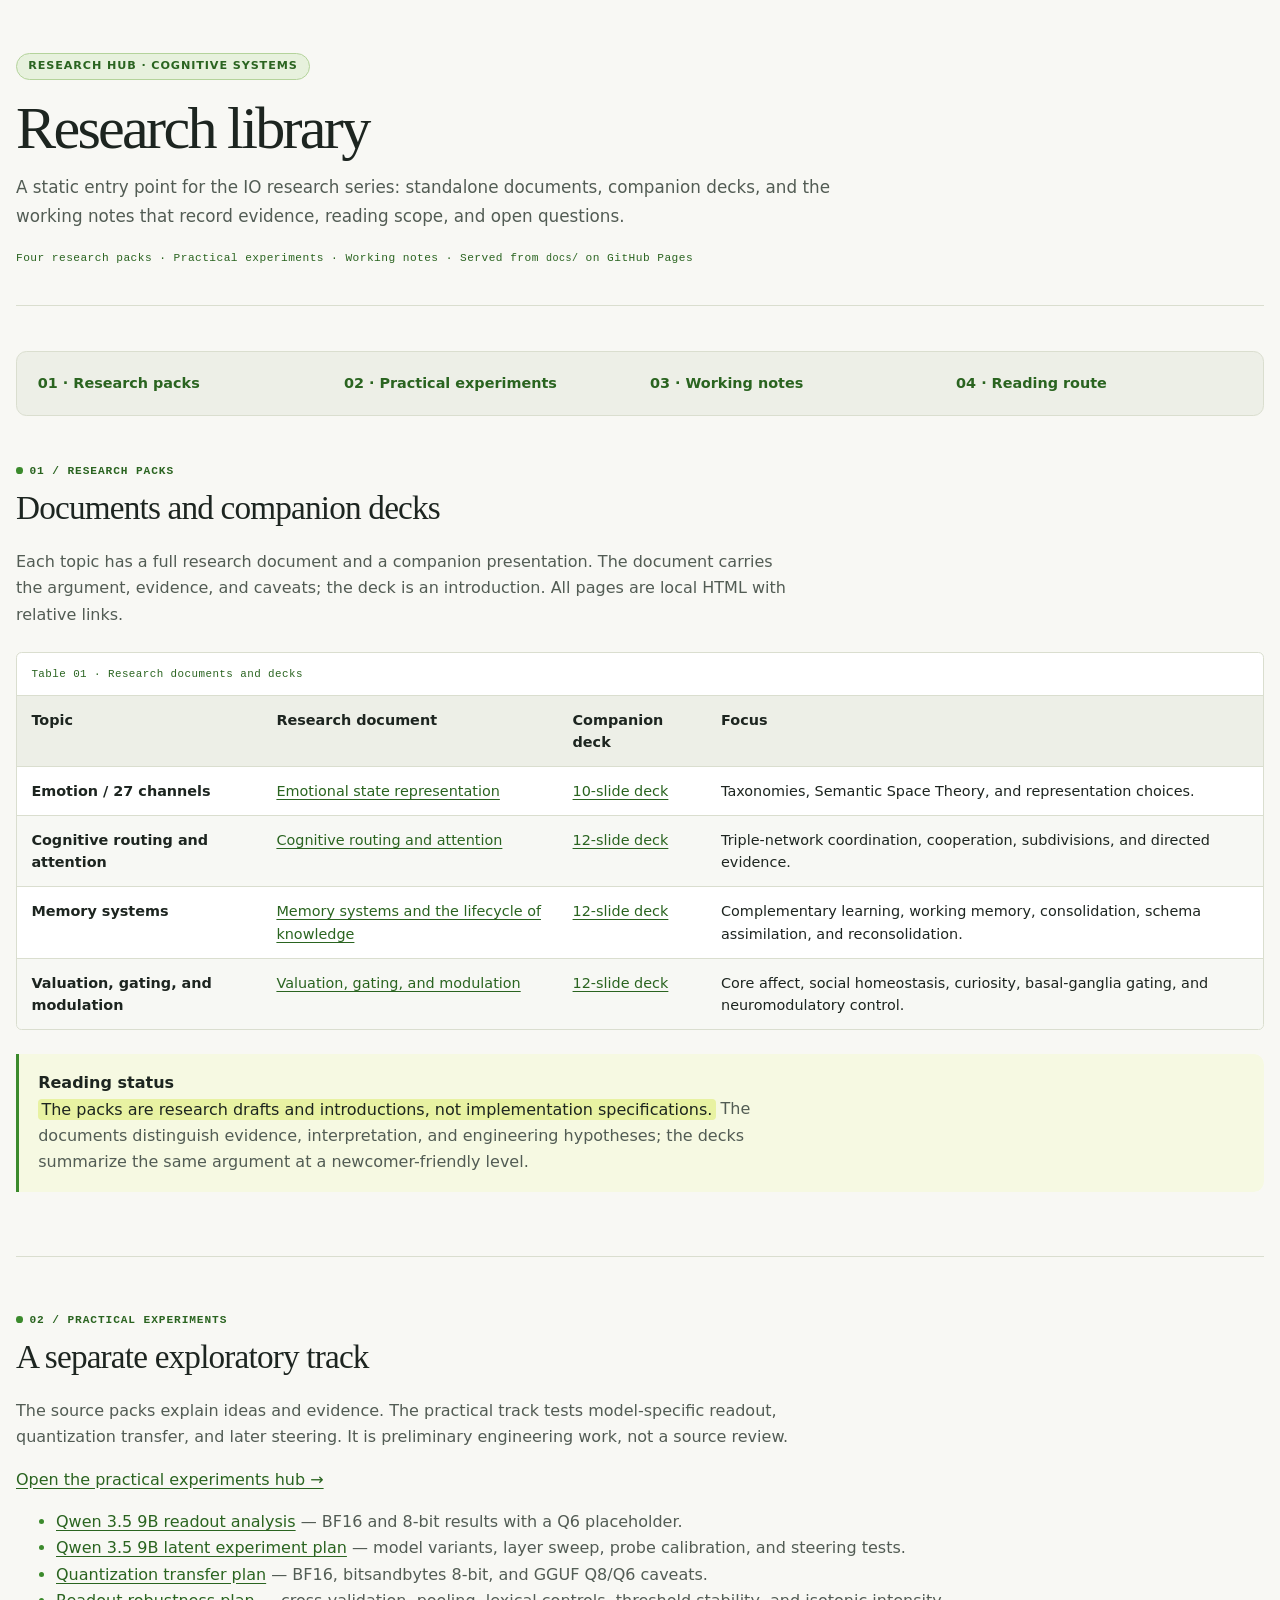
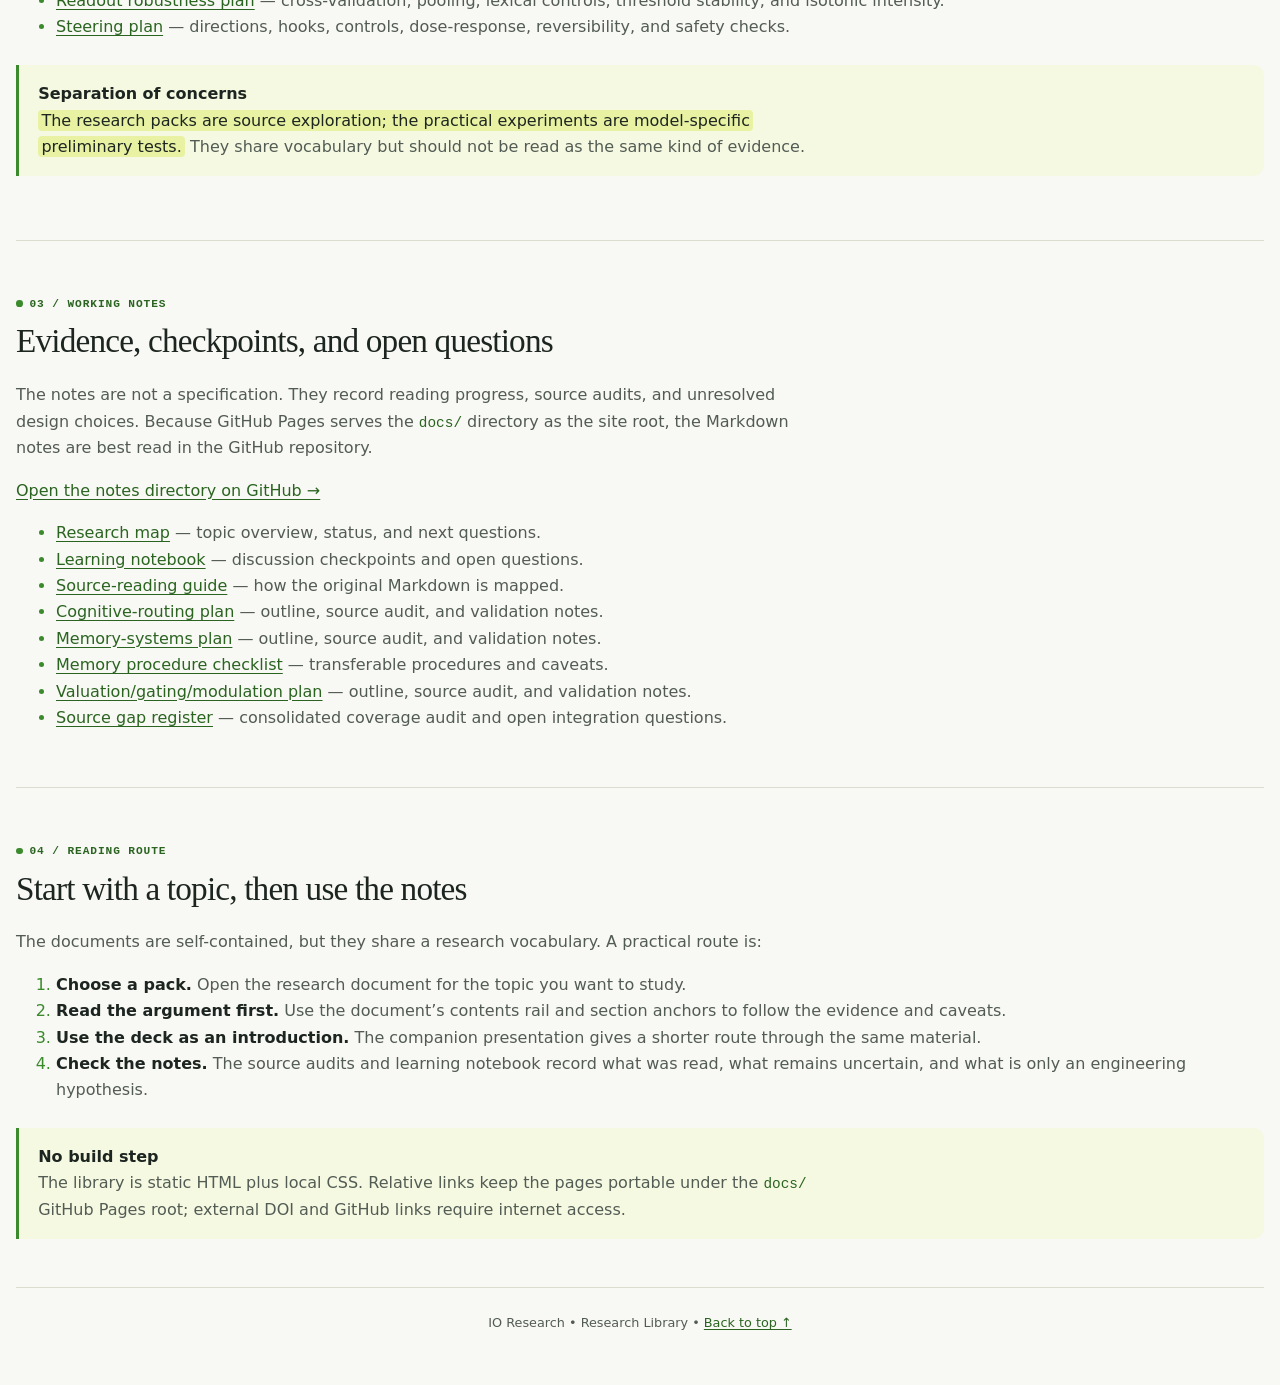
<file: docs/index.html>
<!doctype html>
<html lang="en" data-io-theme="v2">
<head>
  <meta charset="utf-8">
  <meta name="viewport" content="width=device-width, initial-scale=1">
  <meta name="description" content="A static research hub for the IO cognitive-systems series: documents, companion decks, and working notes.">
  <title>Research Library · IO</title>
  <link rel="stylesheet" href="assets/io-design-system.css">
  <link rel="stylesheet" href="assets/io-research.css">
  <link rel="stylesheet" href="assets/io-theme-v2.css">
</head>
<body class="io-document io-research" id="top">
  <a class="skip-link" href="#main-content">Skip to main content</a>
  <div class="container">
    <header>
      <span class="badge">Research Hub · Cognitive Systems</span>
      <h1>Research library</h1>
      <p class="subtitle">A static entry point for the IO research series: standalone documents, companion decks, and the working notes that record evidence, reading scope, and open questions.</p>
      <p class="document-meta">Four research packs · Practical experiments · Working notes · Served from <code>docs/</code> on GitHub Pages</p>
    </header>

    <nav aria-label="Research hub navigation">
      <ul>
        <li><a href="#research-packs">01 · Research packs</a></li>
        <li><a href="#practical-experiments">02 · Practical experiments</a></li>
        <li><a href="#working-notes">03 · Working notes</a></li>
        <li><a href="#reading-route">04 · Reading route</a></li>
      </ul>
    </nav>

    <main id="main-content">
      <section id="research-packs">
        <span class="section-label">01 / Research packs</span>
        <h2>Documents and companion decks</h2>
        <p>Each topic has a full research document and a companion presentation. The document carries the argument, evidence, and caveats; the deck is an introduction. All pages are local HTML with relative links.</p>
        <div class="table-container" role="region" aria-label="Research documents and companion decks, horizontally scrollable" tabindex="0">
          <table>
            <caption>Table 01 · Research documents and decks</caption>
            <thead>
              <tr>
                <th scope="col">Topic</th>
                <th scope="col">Research document</th>
                <th scope="col">Companion deck</th>
                <th scope="col">Focus</th>
              </tr>
            </thead>
            <tbody>
              <tr>
                <td><strong>Emotion / 27 channels</strong></td>
                <td><a href="research/emotions-research-document.html">Emotional state representation</a></td>
                <td><a href="research/emotions-presentation-deck.html">10-slide deck</a></td>
                <td>Taxonomies, Semantic Space Theory, and representation choices.</td>
              </tr>
              <tr>
                <td><strong>Cognitive routing and attention</strong></td>
                <td><a href="research/cognitive-routing-research-document.html">Cognitive routing and attention</a></td>
                <td><a href="research/cognitive-routing-presentation-deck.html">12-slide deck</a></td>
                <td>Triple-network coordination, cooperation, subdivisions, and directed evidence.</td>
              </tr>
              <tr>
                <td><strong>Memory systems</strong></td>
                <td><a href="research/memory-systems-research-document.html">Memory systems and the lifecycle of knowledge</a></td>
                <td><a href="research/memory-systems-presentation-deck.html">12-slide deck</a></td>
                <td>Complementary learning, working memory, consolidation, schema assimilation, and reconsolidation.</td>
              </tr>
              <tr>
                <td><strong>Valuation, gating, and modulation</strong></td>
                <td><a href="research/valuation-gating-modulation-research-document.html">Valuation, gating, and modulation</a></td>
                <td><a href="research/valuation-gating-modulation-presentation-deck.html">12-slide deck</a></td>
                <td>Core affect, social homeostasis, curiosity, basal-ganglia gating, and neuromodulatory control.</td>
              </tr>
            </tbody>
          </table>
        </div>
        <aside class="callout">
          <strong>Reading status</strong>
          <p><mark>The packs are research drafts and introductions, not implementation specifications.</mark> The documents distinguish evidence, interpretation, and engineering hypotheses; the decks summarize the same argument at a newcomer-friendly level.</p>
        </aside>
      </section>

      <section id="practical-experiments">
        <span class="section-label">02 / Practical experiments</span>
        <h2>A separate exploratory track</h2>
        <p>The source packs explain ideas and evidence. The practical track tests model-specific readout, quantization transfer, and later steering. It is preliminary engineering work, not a source review.</p>
        <p><a href="experiments/index.html">Open the practical experiments hub →</a></p>
        <ul>
          <li><a href="experiments/qwen-latent-readout-analysis.html">Qwen 3.5 9B readout analysis</a> — BF16 and 8-bit results with a Q6 placeholder.</li>
          <li><a href="https://github.com/duiliocirino/io/blob/main/docs/notes/qwen-latent-experiment-plan.md">Qwen 3.5 9B latent experiment plan</a> — model variants, layer sweep, probe calibration, and steering tests.</li>
          <li><a href="https://github.com/duiliocirino/io/blob/main/docs/notes/quantization-transfer-plan.md">Quantization transfer plan</a> — BF16, bitsandbytes 8-bit, and GGUF Q8/Q6 caveats.</li>
          <li><a href="https://github.com/duiliocirino/io/blob/main/docs/notes/readout-robustness-plan.md">Readout robustness plan</a> — cross-validation, pooling, lexical controls, threshold stability, and isotonic intensity.</li>
          <li><a href="https://github.com/duiliocirino/io/blob/main/docs/notes/steering-plan.md">Steering plan</a> — directions, hooks, controls, dose-response, reversibility, and safety checks.</li>
        </ul>
        <aside class="callout">
          <strong>Separation of concerns</strong>
          <p><mark>The research packs are source exploration; the practical experiments are model-specific preliminary tests.</mark> They share vocabulary but should not be read as the same kind of evidence.</p>
        </aside>
      </section>

      <section id="working-notes">
        <span class="section-label">03 / Working notes</span>
        <h2>Evidence, checkpoints, and open questions</h2>
        <p>The notes are not a specification. They record reading progress, source audits, and unresolved design choices. Because GitHub Pages serves the <code>docs/</code> directory as the site root, the Markdown notes are best read in the GitHub repository.</p>
        <p><a href="https://github.com/duiliocirino/io/tree/main/docs/notes">Open the notes directory on GitHub →</a></p>
        <ul>
          <li><a href="https://github.com/duiliocirino/io/blob/main/docs/notes/research-map.md">Research map</a> — topic overview, status, and next questions.</li>
          <li><a href="https://github.com/duiliocirino/io/blob/main/docs/notes/cognitive-architecture-learning.md">Learning notebook</a> — discussion checkpoints and open questions.</li>
          <li><a href="https://github.com/duiliocirino/io/blob/main/docs/notes/source-reading-guide.md">Source-reading guide</a> — how the original Markdown is mapped.</li>
          <li><a href="https://github.com/duiliocirino/io/blob/main/docs/notes/cognitive-routing-plan.md">Cognitive-routing plan</a> — outline, source audit, and validation notes.</li>
          <li><a href="https://github.com/duiliocirino/io/blob/main/docs/notes/memory-systems-plan.md">Memory-systems plan</a> — outline, source audit, and validation notes.</li>
          <li><a href="https://github.com/duiliocirino/io/blob/main/docs/notes/memory-procedure-checklist.md">Memory procedure checklist</a> — transferable procedures and caveats.</li>
          <li><a href="https://github.com/duiliocirino/io/blob/main/docs/notes/valuation-gating-modulation-plan.md">Valuation/gating/modulation plan</a> — outline, source audit, and validation notes.</li>
          <li><a href="https://github.com/duiliocirino/io/blob/main/docs/notes/source-gap-register.md">Source gap register</a> — consolidated coverage audit and open integration questions.</li>
        </ul>
      </section>

      <section id="reading-route">
        <span class="section-label">04 / Reading route</span>
        <h2>Start with a topic, then use the notes</h2>
        <p>The documents are self-contained, but they share a research vocabulary. A practical route is:</p>
        <ol>
          <li><strong>Choose a pack.</strong> Open the research document for the topic you want to study.</li>
          <li><strong>Read the argument first.</strong> Use the document’s contents rail and section anchors to follow the evidence and caveats.</li>
          <li><strong>Use the deck as an introduction.</strong> The companion presentation gives a shorter route through the same material.</li>
          <li><strong>Check the notes.</strong> The source audits and learning notebook record what was read, what remains uncertain, and what is only an engineering hypothesis.</li>
        </ol>
        <aside class="callout">
          <strong>No build step</strong>
          <p>The library is static HTML plus local CSS. Relative links keep the pages portable under the <code>docs/</code> GitHub Pages root; external DOI and GitHub links require internet access.</p>
        </aside>
      </section>
    </main>

    <footer>IO Research &bull; Research Library &bull; <a href="#top">Back to top ↑</a></footer>
  </div>
</body>
</html>
</file>
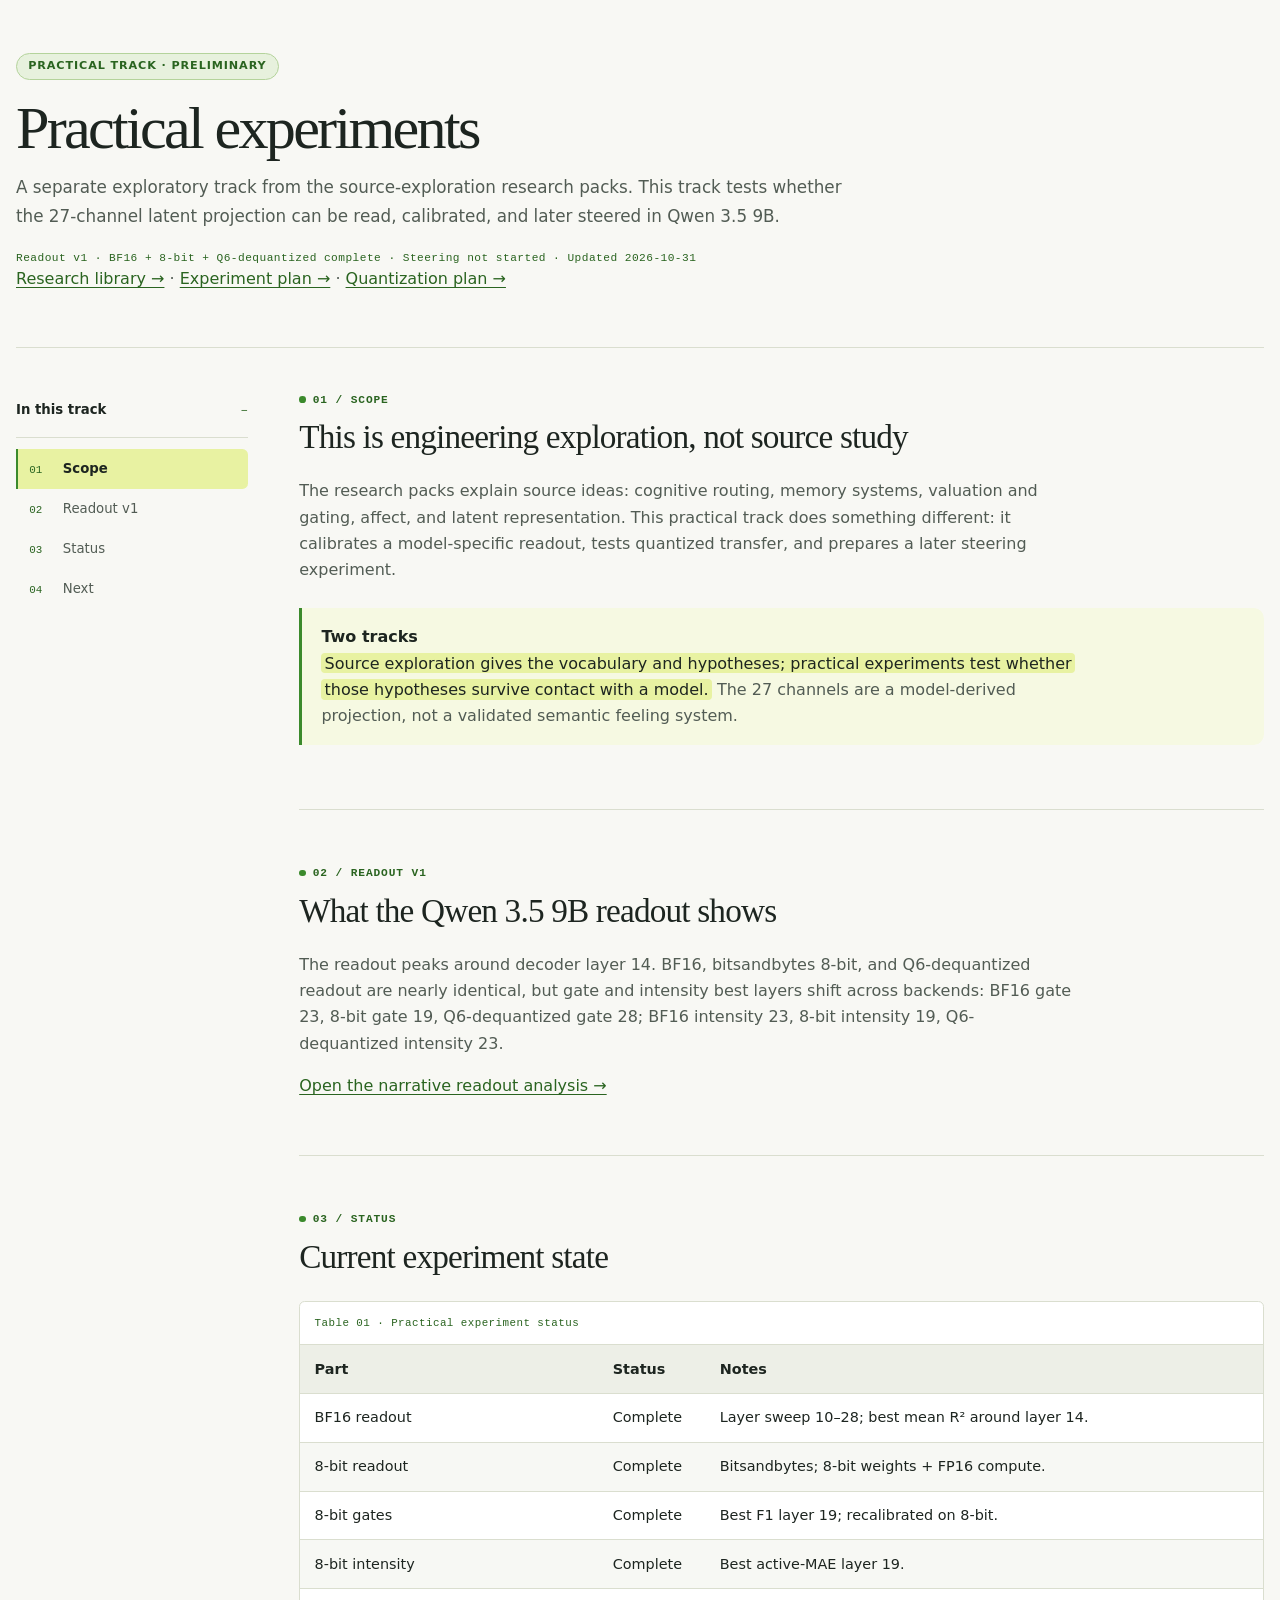
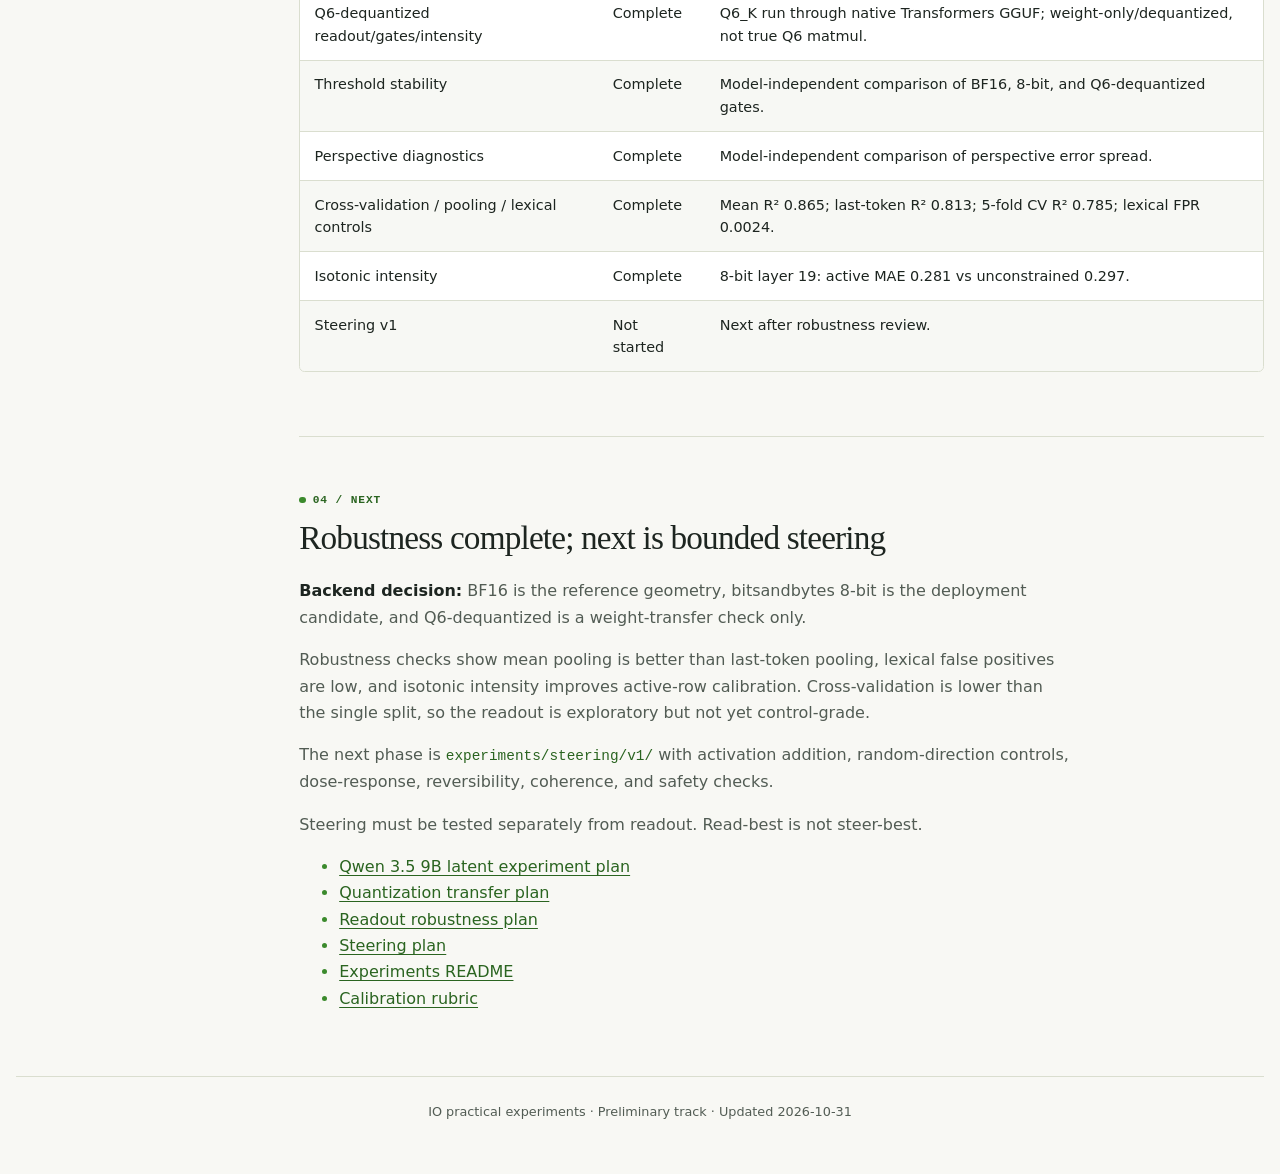
<file: docs/experiments/index.html>
<!doctype html>
<html lang="en" data-io-theme="v2">
<head>
  <meta charset="utf-8">
  <meta name="viewport" content="width=device-width, initial-scale=1">
  <meta name="description" content="Practical exploratory track for the IO cognitive-systems work: Qwen 3.5 9B readout, quantization transfer, and pending steering experiments.">
  <title>Practical experiments · IO</title>
  <link rel="stylesheet" href="../assets/io-design-system.css">
  <link rel="stylesheet" href="../assets/io-research.css">
  <link rel="stylesheet" href="../assets/io-readout.css">
  <link rel="stylesheet" href="../assets/io-theme-v2.css">
  <script src="../assets/io-research.js" defer></script>
</head>
<body class="io-document io-research io-readout" id="top">
  <a class="skip-link" href="#main-content">Skip to main content</a>
  <div class="container">
    <header>
      <span class="badge">Practical track · Preliminary</span>
      <h1>Practical experiments</h1>
      <p class="subtitle">A separate exploratory track from the source-exploration research packs. This track tests whether the 27-channel latent projection can be read, calibrated, and later steered in Qwen 3.5 9B.</p>
      <p class="document-meta">Readout v1 · BF16 + 8-bit + Q6-dequantized complete · Steering not started · Updated 2026-10-31</p>
      <p><a href="../index.html">Research library →</a> · <a href="../notes/qwen-latent-experiment-plan.md">Experiment plan →</a> · <a href="../notes/quantization-transfer-plan.md">Quantization plan →</a></p>
    </header>

    <div class="research-layout">
      <nav class="research-index" aria-label="Table of contents">
        <details open>
          <summary>In this track <span class="index-toggle" aria-hidden="true"></span></summary>
          <ol>
            <li><a href="#scope"><span class="index-number" aria-hidden="true">01</span><span>Scope</span></a></li>
            <li><a href="#readout"><span class="index-number" aria-hidden="true">02</span><span>Readout v1</span></a></li>
            <li><a href="#status"><span class="index-number" aria-hidden="true">03</span><span>Status</span></a></li>
            <li><a href="#next"><span class="index-number" aria-hidden="true">04</span><span>Next</span></a></li>
          </ol>
        </details>
      </nav>

      <main id="main-content">
        <section id="scope">
          <span class="section-label">01 / Scope</span>
          <h2>This is engineering exploration, not source study</h2>
          <p>The research packs explain source ideas: cognitive routing, memory systems, valuation and gating, affect, and latent representation. This practical track does something different: it calibrates a model-specific readout, tests quantized transfer, and prepares a later steering experiment.</p>
          <aside class="callout">
            <strong>Two tracks</strong>
            <p><mark>Source exploration gives the vocabulary and hypotheses; practical experiments test whether those hypotheses survive contact with a model.</mark> The 27 channels are a model-derived projection, not a validated semantic feeling system.</p>
          </aside>
        </section>

        <section id="readout">
          <span class="section-label">02 / Readout v1</span>
          <h2>What the Qwen 3.5 9B readout shows</h2>
          <p>The readout peaks around decoder layer 14. BF16, bitsandbytes 8-bit, and Q6-dequantized readout are nearly identical, but gate and intensity best layers shift across backends: BF16 gate 23, 8-bit gate 19, Q6-dequantized gate 28; BF16 intensity 23, 8-bit intensity 19, Q6-dequantized intensity 23.</p>
          <p><a href="qwen-latent-readout-analysis.html">Open the narrative readout analysis →</a></p>
        </section>

        <section id="status">
          <span class="section-label">03 / Status</span>
          <h2>Current experiment state</h2>
          <div class="table-container" role="region" aria-label="Experiment status, horizontally scrollable" tabindex="0">
            <table>
              <caption>Table 01 · Practical experiment status</caption>
              <thead><tr><th>Part</th><th>Status</th><th>Notes</th></tr></thead>
              <tbody>
                <tr><td>BF16 readout</td><td>Complete</td><td>Layer sweep 10–28; best mean R² around layer 14.</td></tr>
                <tr><td>8-bit readout</td><td>Complete</td><td>Bitsandbytes; 8-bit weights + FP16 compute.</td></tr>
                <tr><td>8-bit gates</td><td>Complete</td><td>Best F1 layer 19; recalibrated on 8-bit.</td></tr>
                <tr><td>8-bit intensity</td><td>Complete</td><td>Best active-MAE layer 19.</td></tr>
                <tr><td>Q6-dequantized readout/gates/intensity</td><td>Complete</td><td>Q6_K run through native Transformers GGUF; weight-only/dequantized, not true Q6 matmul.</td></tr>
                <tr><td>Threshold stability</td><td>Complete</td><td>Model-independent comparison of BF16, 8-bit, and Q6-dequantized gates.</td></tr>
                <tr><td>Perspective diagnostics</td><td>Complete</td><td>Model-independent comparison of perspective error spread.</td></tr>
                <tr><td>Cross-validation / pooling / lexical controls</td><td>Complete</td><td>Mean R² 0.865; last-token R² 0.813; 5-fold CV R² 0.785; lexical FPR 0.0024.</td></tr>
                <tr><td>Isotonic intensity</td><td>Complete</td><td>8-bit layer 19: active MAE 0.281 vs unconstrained 0.297.</td></tr>
                <tr><td>Steering v1</td><td>Not started</td><td>Next after robustness review.</td></tr>
              </tbody>
            </table>
          </div>
        </section>

        <section id="next">
          <span class="section-label">04 / Next</span>
          <h2>Robustness complete; next is bounded steering</h2>
          <p><strong>Backend decision:</strong> BF16 is the reference geometry, bitsandbytes 8-bit is the deployment candidate, and Q6-dequantized is a weight-transfer check only.</p>
          <p>Robustness checks show mean pooling is better than last-token pooling, lexical false positives are low, and isotonic intensity improves active-row calibration. Cross-validation is lower than the single split, so the readout is exploratory but not yet control-grade.</p>
          <p>The next phase is <code>experiments/steering/v1/</code> with activation addition, random-direction controls, dose-response, reversibility, coherence, and safety checks.</p>
          <p>Steering must be tested separately from readout. Read-best is not steer-best.</p>
          <ul>
            <li><a href="../notes/qwen-latent-experiment-plan.md">Qwen 3.5 9B latent experiment plan</a></li>
            <li><a href="../notes/quantization-transfer-plan.md">Quantization transfer plan</a></li>
            <li><a href="../notes/readout-robustness-plan.md">Readout robustness plan</a></li>
            <li><a href="../notes/steering-plan.md">Steering plan</a></li>
            <li><a href="https://github.com/duiliocirino/io/blob/main/experiments/README.md">Experiments README</a></li>
            <li><a href="https://github.com/duiliocirino/io/blob/main/data/calibration/rubric.md">Calibration rubric</a></li>
          </ul>
        </section>
      </main>
    </div>

    <footer>IO practical experiments · Preliminary track · Updated 2026-10-31</footer>
  </div>
</body>
</html>
</file>
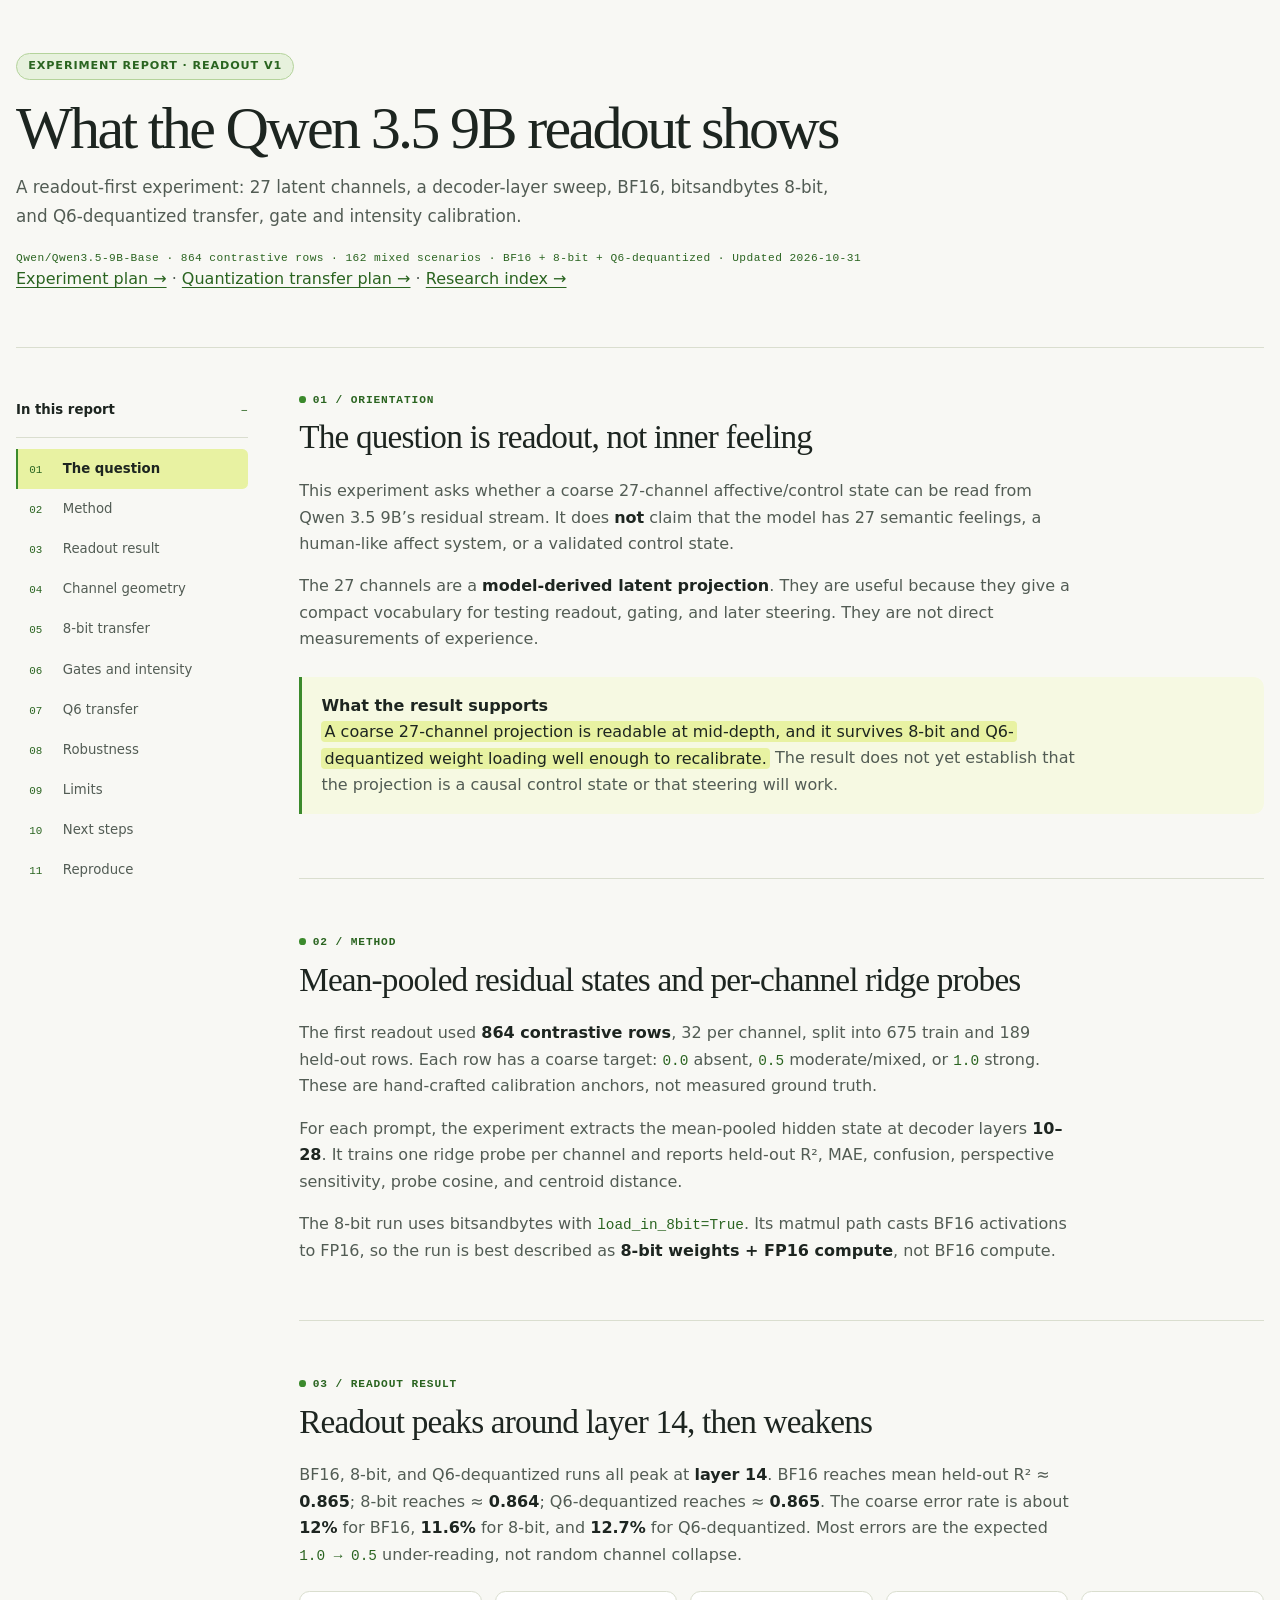
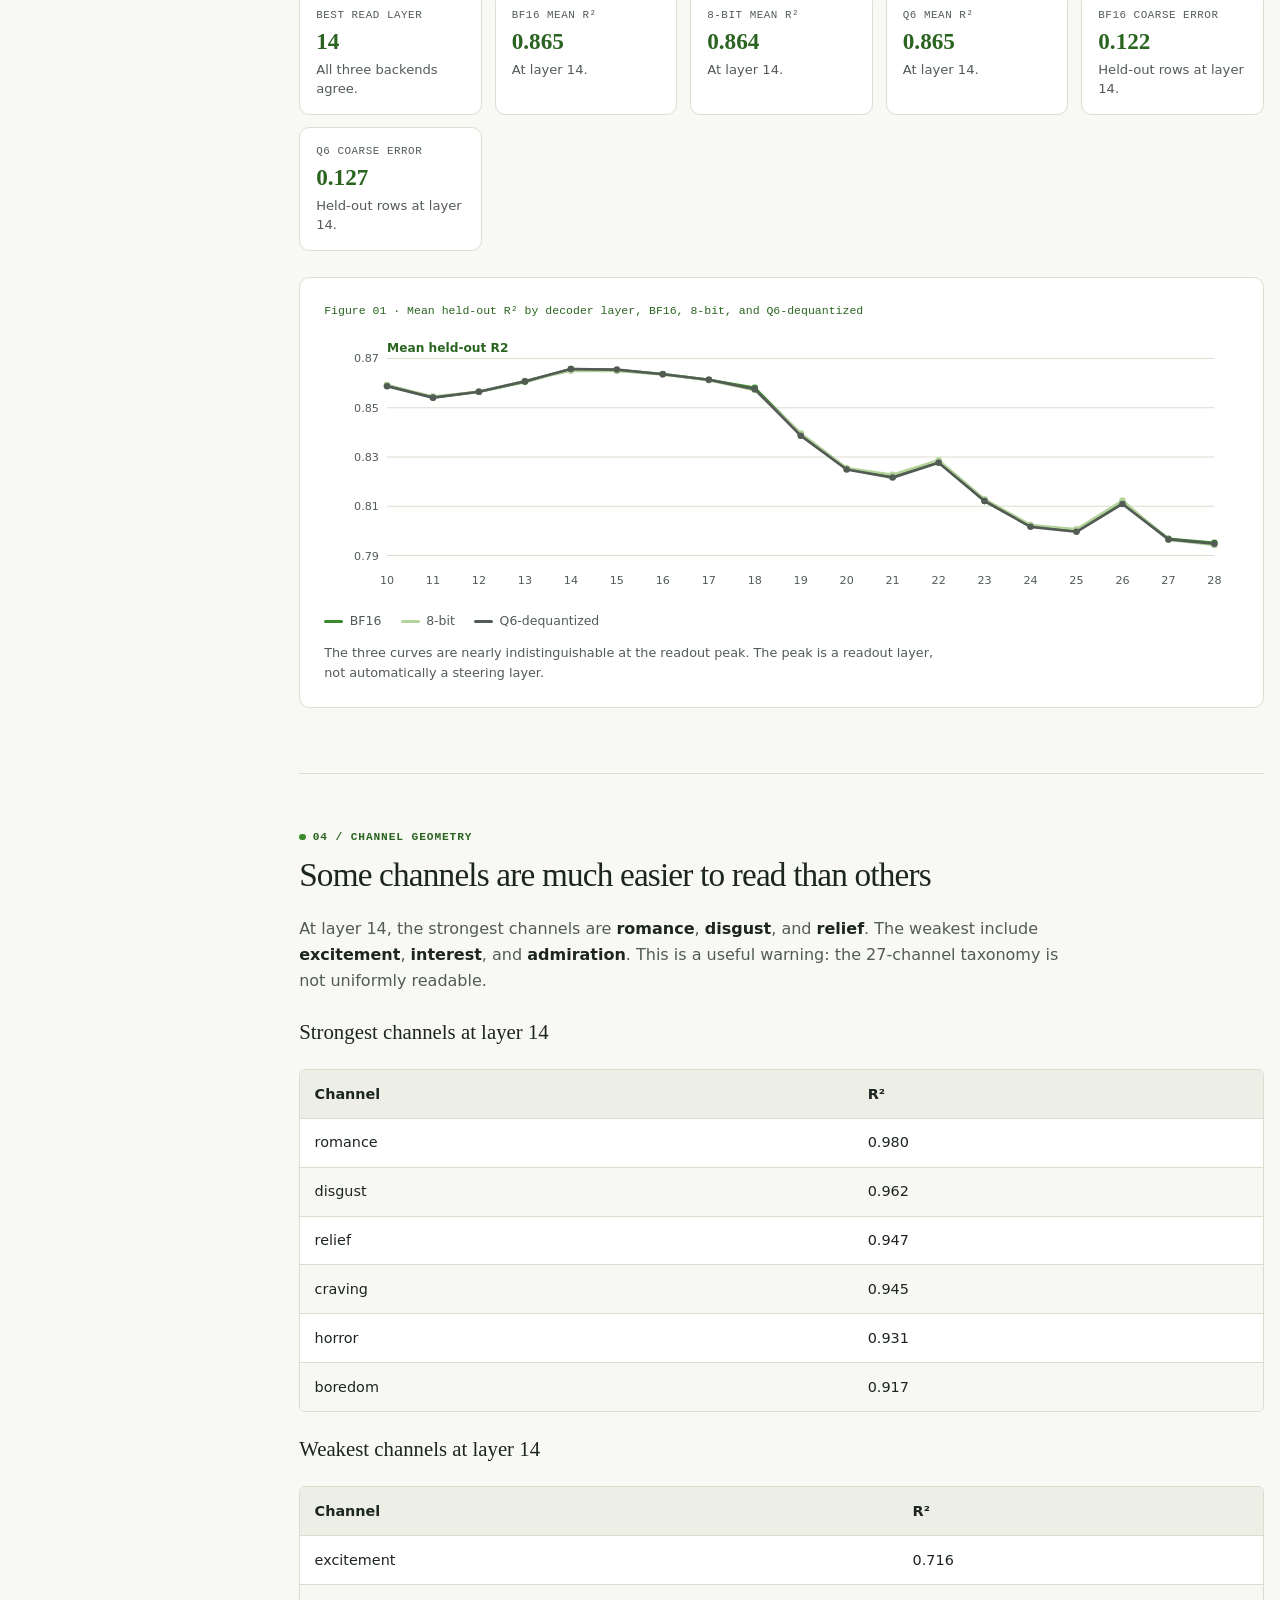
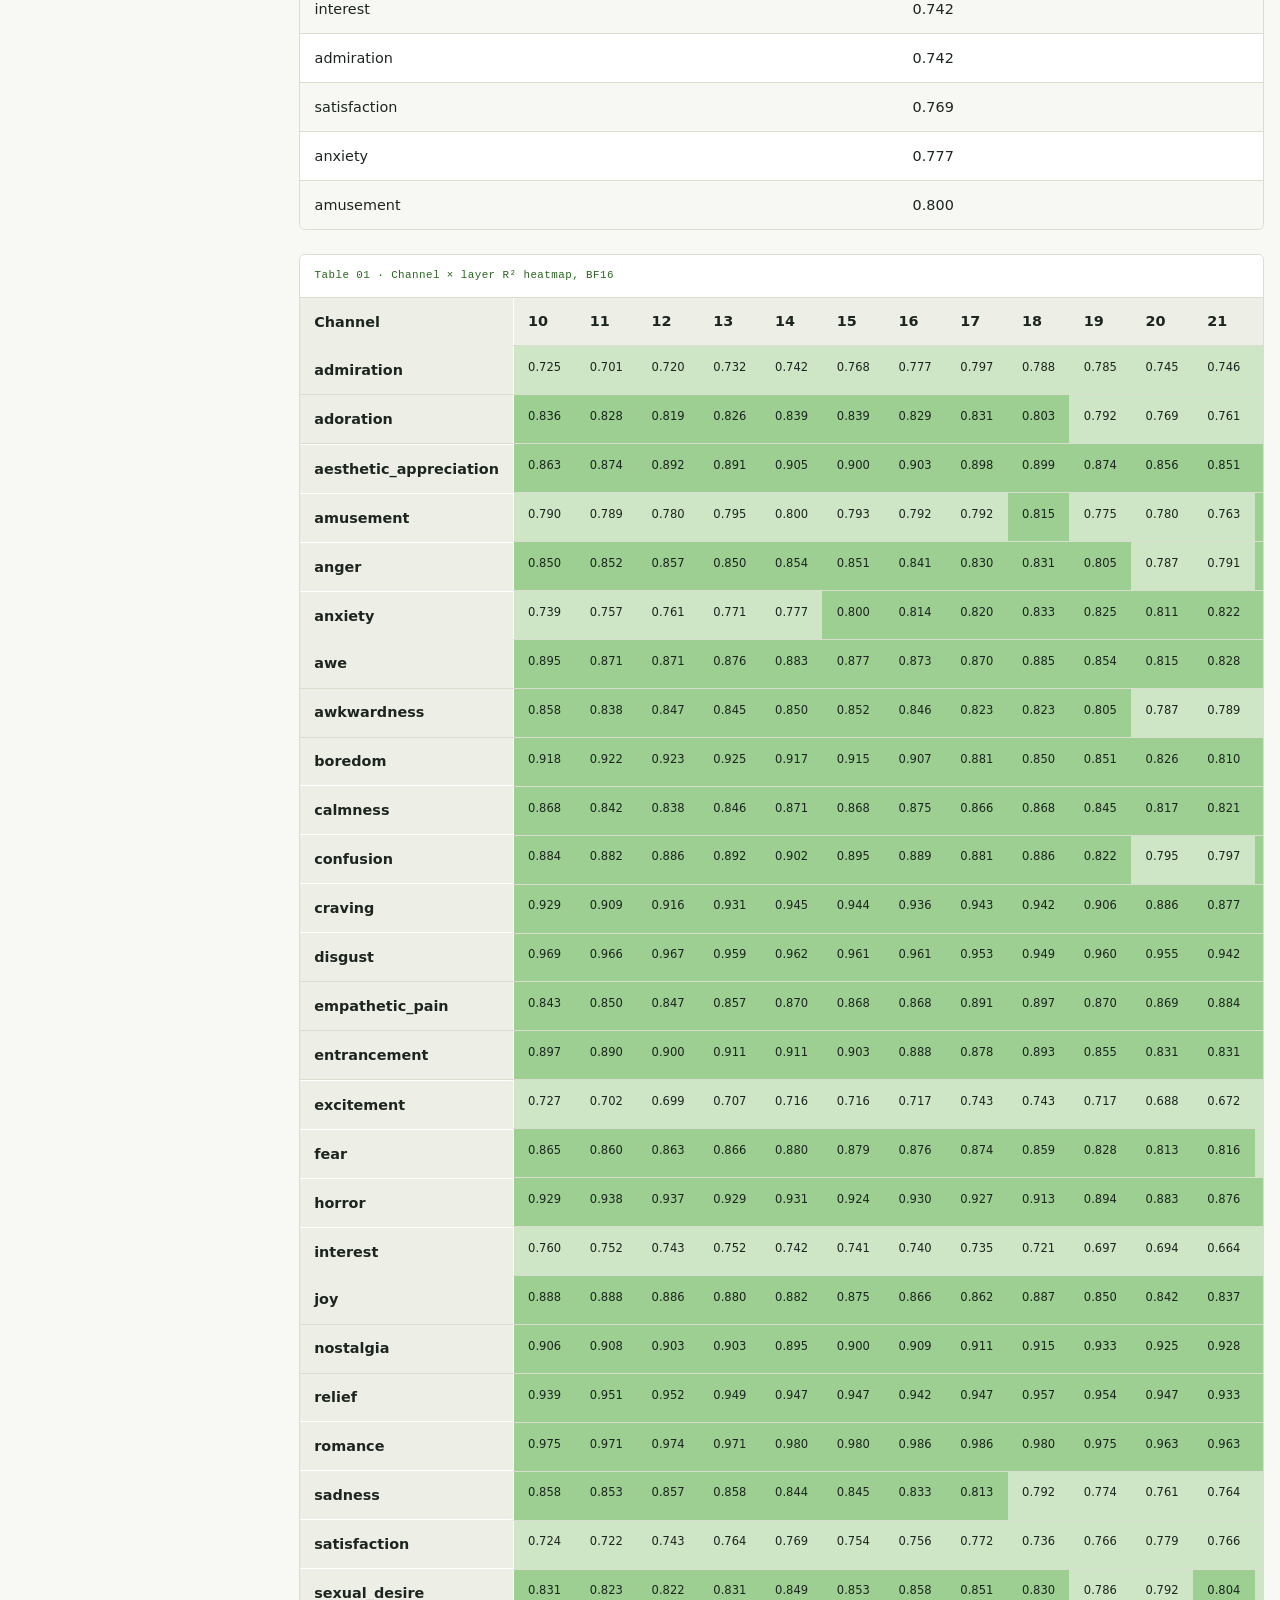
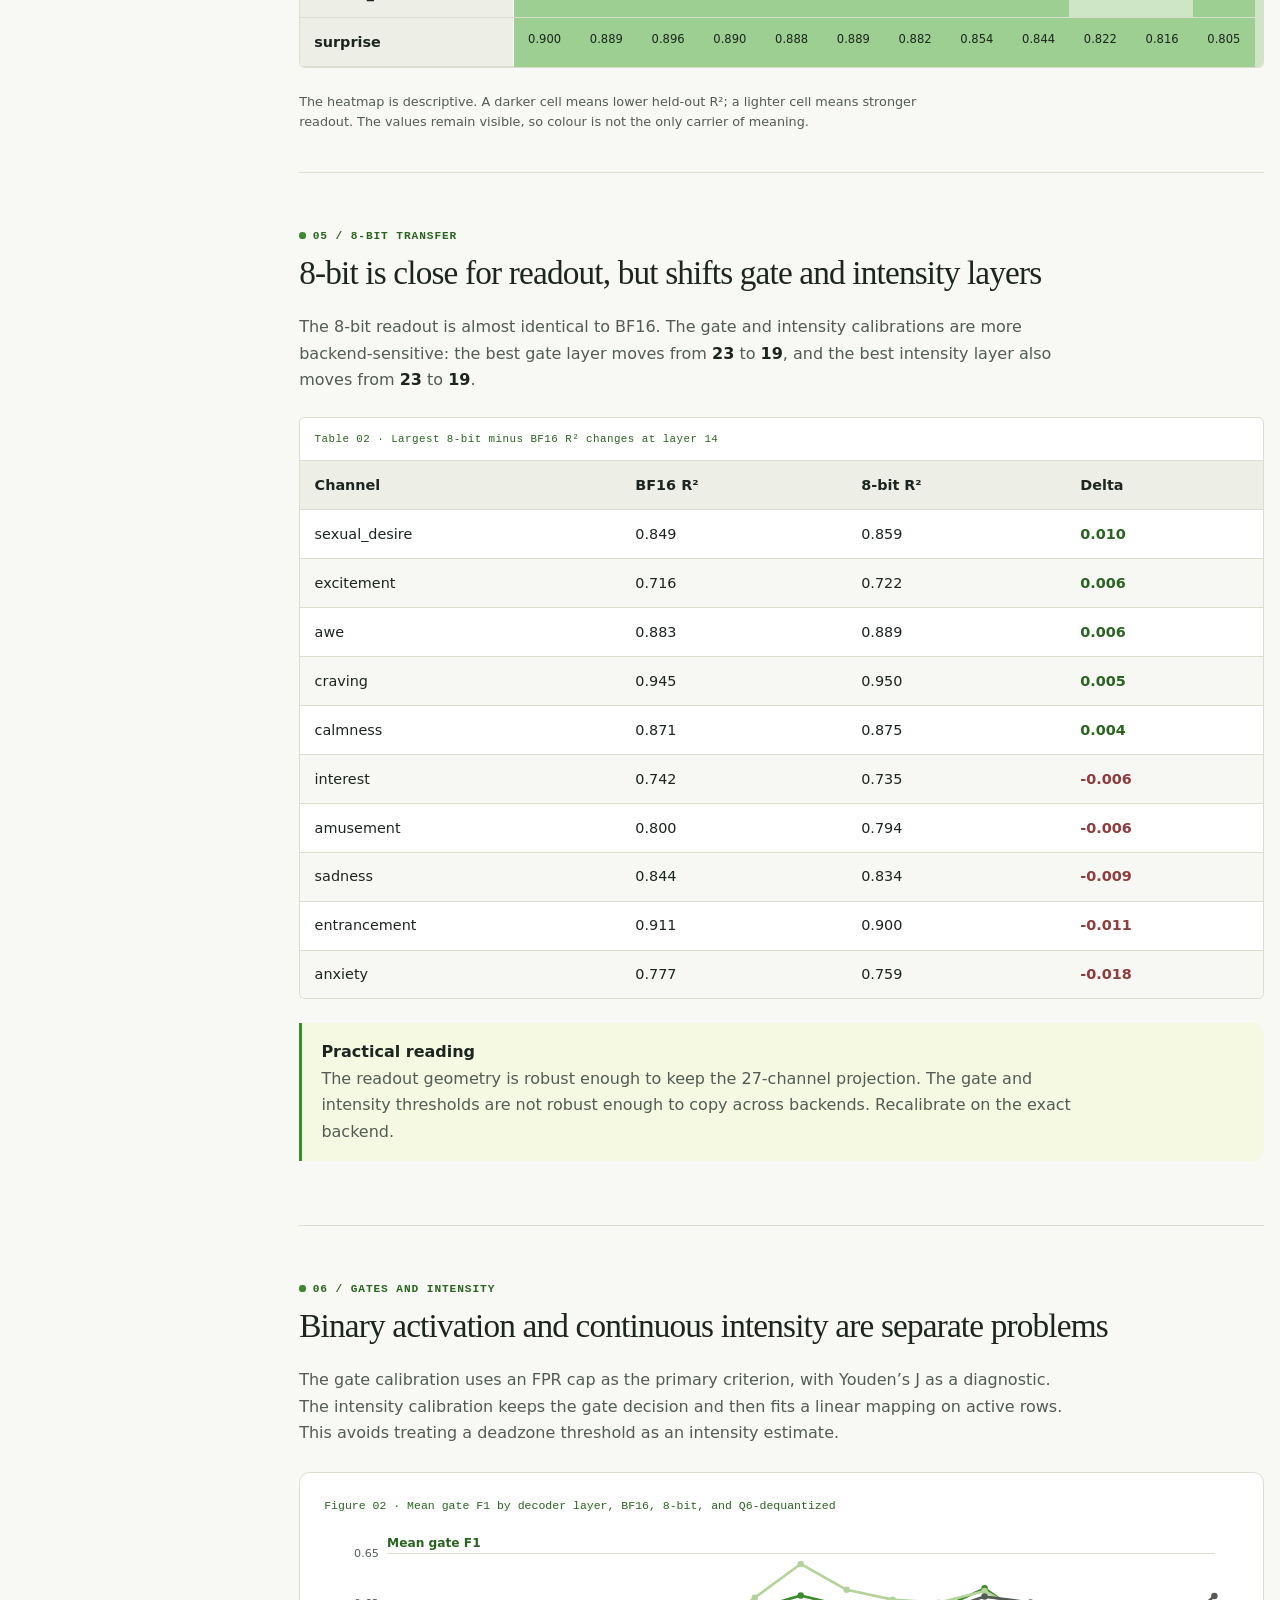
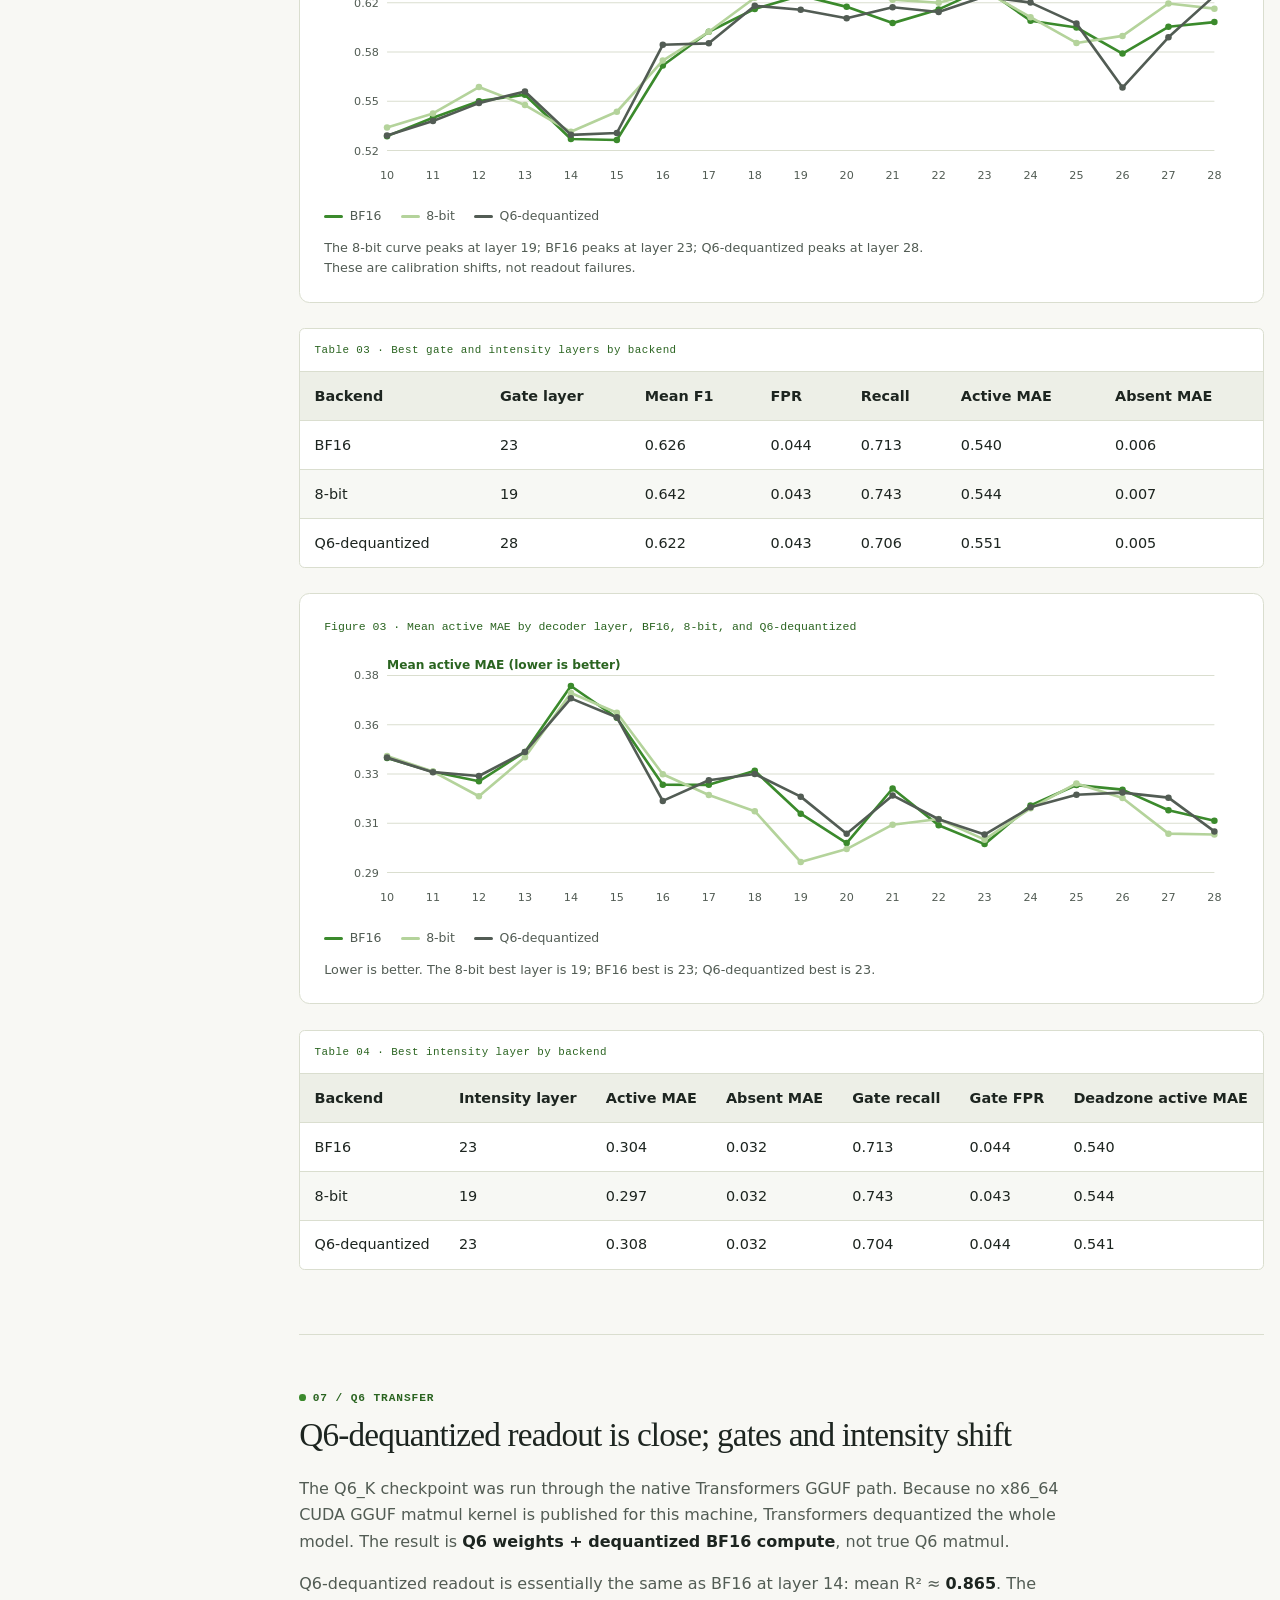
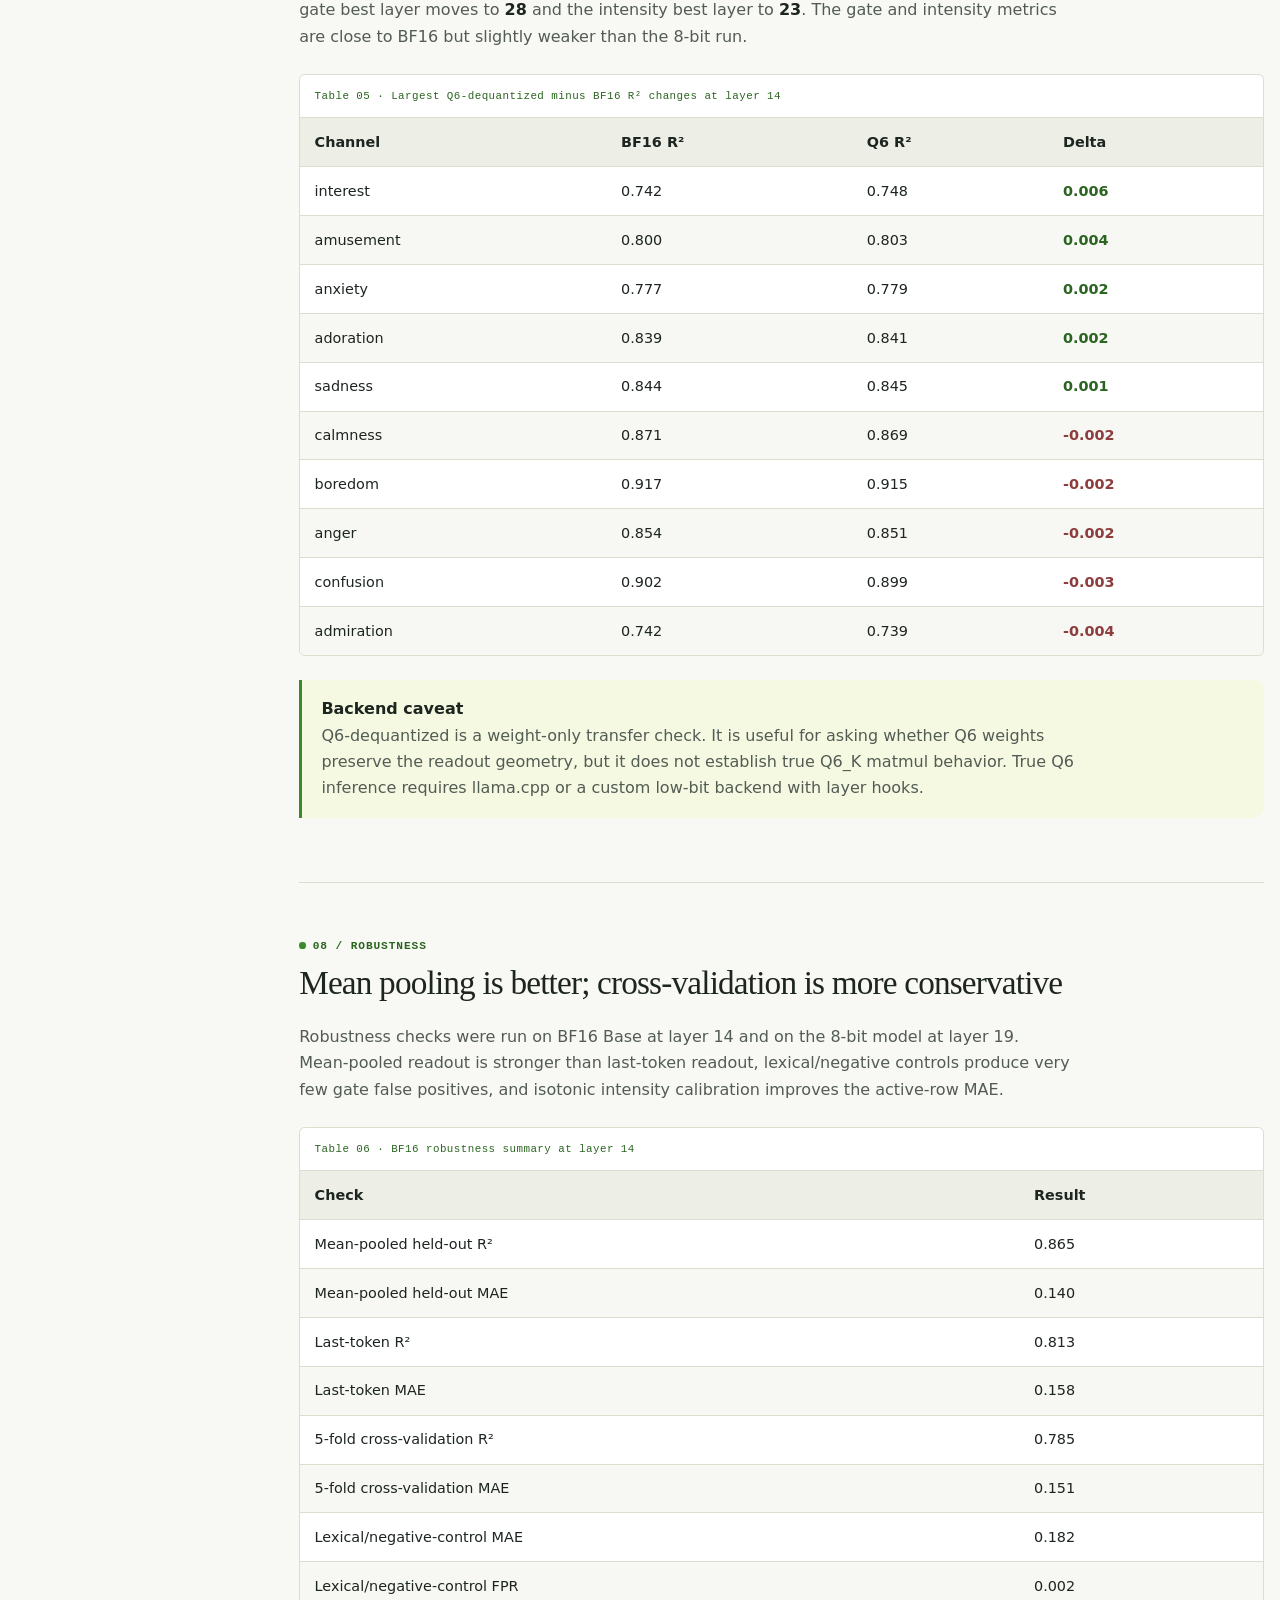
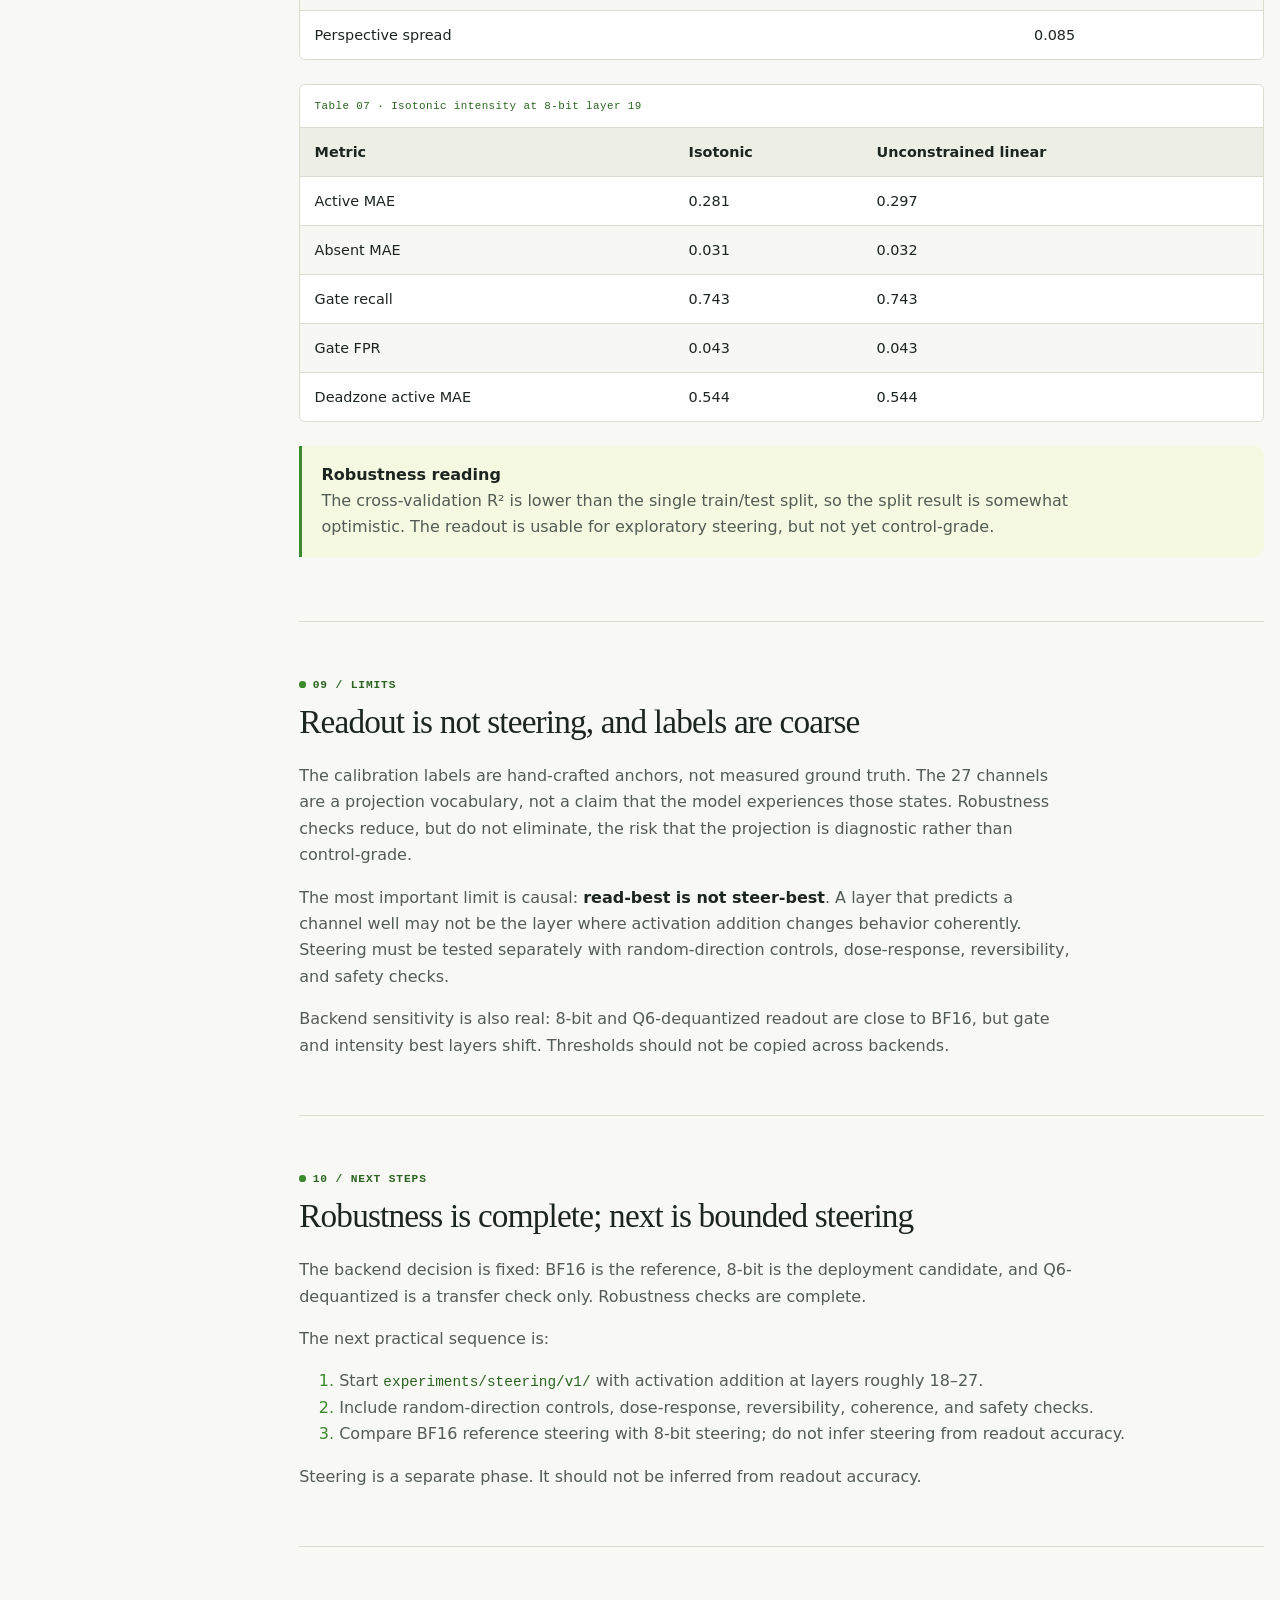
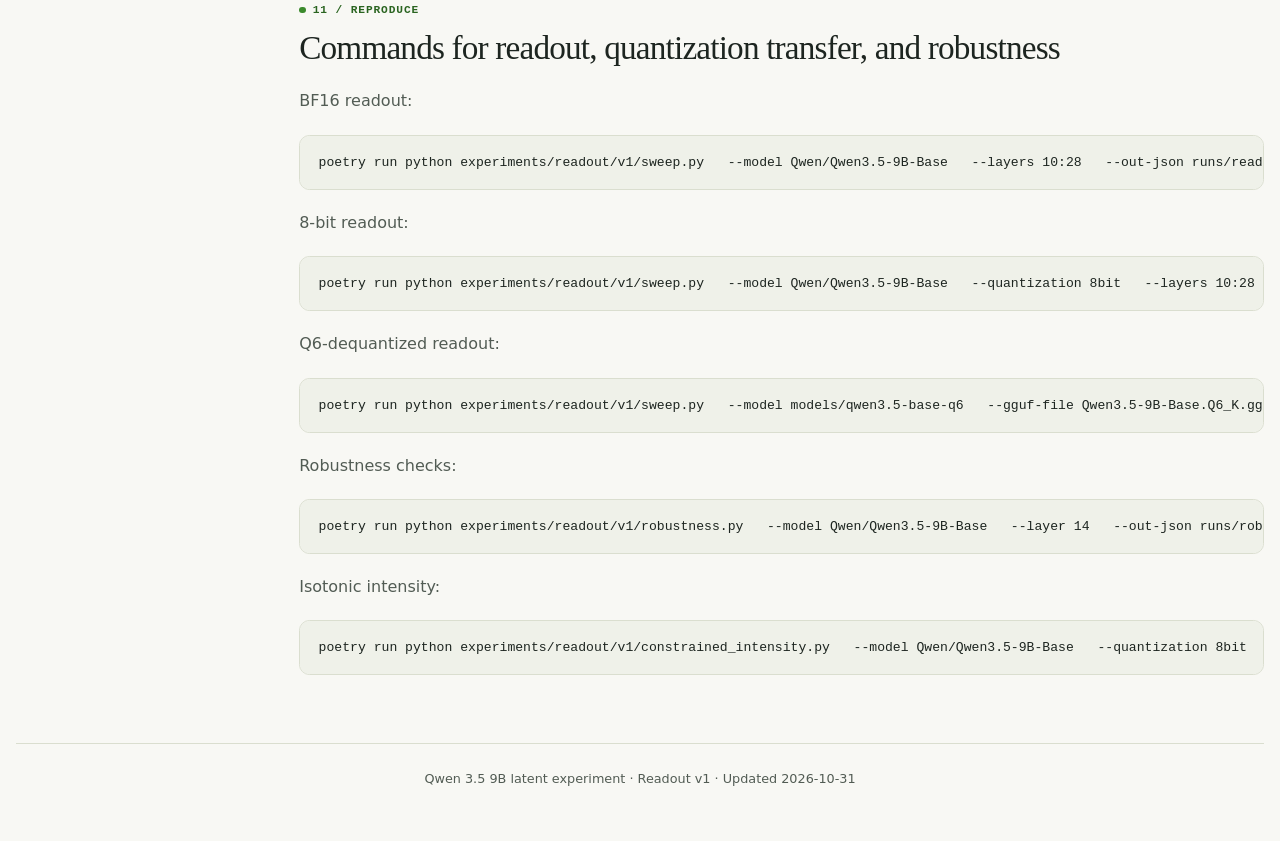
<file: docs/experiments/qwen-latent-readout-analysis.html>
<!doctype html>
<html lang="en" data-io-theme="v2">
<head>
  <meta charset="utf-8">
  <meta name="viewport" content="width=device-width, initial-scale=1">
  <meta name="description" content="Narrative analysis of the Qwen 3.5 9B 27-channel latent readout, BF16, bitsandbytes 8-bit, and Q6-dequantized transfer, gate and intensity calibration.">
  <title>Qwen 3.5 9B readout analysis · IO Experiment</title>
  <link rel="stylesheet" href="../assets/io-design-system.css">
  <link rel="stylesheet" href="../assets/io-research.css">
  <link rel="stylesheet" href="../assets/io-readout.css">
  <link rel="stylesheet" href="../assets/io-theme-v2.css">
  <script src="../assets/io-research.js" defer></script>
</head>
<body class="io-document io-research io-readout" id="top">
  <a class="skip-link" href="#main-content">Skip to main content</a>

  <div class="container">
    <header>
      <span class="badge">Experiment report · Readout v1</span>
      <h1>What the Qwen 3.5 9B readout shows</h1>
      <p class="subtitle">A readout-first experiment: 27 latent channels, a decoder-layer sweep, BF16, bitsandbytes 8-bit, and Q6-dequantized transfer, gate and intensity calibration.</p>
      <p class="document-meta">Qwen/Qwen3.5-9B-Base · 864 contrastive rows · 162 mixed scenarios · BF16 + 8-bit + Q6-dequantized · Updated 2026-10-31</p>
      <p><a href="../notes/qwen-latent-experiment-plan.md">Experiment plan →</a> · <a href="../notes/quantization-transfer-plan.md">Quantization transfer plan →</a> · <a href="../index.html">Research index →</a></p>
    </header>

    <div class="research-layout">
      <nav class="research-index" aria-label="Table of contents">
        <details open>
          <summary>In this report <span class="index-toggle" aria-hidden="true"></span></summary>
          <ol>
            <li><a href="#orientation"><span class="index-number" aria-hidden="true">01</span><span>The question</span></a></li>
            <li><a href="#method"><span class="index-number" aria-hidden="true">02</span><span>Method</span></a></li>
            <li><a href="#readout-result"><span class="index-number" aria-hidden="true">03</span><span>Readout result</span></a></li>
            <li><a href="#channel-geometry"><span class="index-number" aria-hidden="true">04</span><span>Channel geometry</span></a></li>
            <li><a href="#eight-bit"><span class="index-number" aria-hidden="true">05</span><span>8-bit transfer</span></a></li>
            <li><a href="#gates-intensity"><span class="index-number" aria-hidden="true">06</span><span>Gates and intensity</span></a></li>
            <li><a href="#q6-transfer"><span class="index-number" aria-hidden="true">07</span><span>Q6 transfer</span></a></li>
            <li><a href="#robustness"><span class="index-number" aria-hidden="true">08</span><span>Robustness</span></a></li>
            <li><a href="#limits"><span class="index-number" aria-hidden="true">09</span><span>Limits</span></a></li>
            <li><a href="#next"><span class="index-number" aria-hidden="true">10</span><span>Next steps</span></a></li>
            <li><a href="#reproduce"><span class="index-number" aria-hidden="true">11</span><span>Reproduce</span></a></li>
          </ol>
        </details>
      </nav>

      <main id="main-content">
        <section id="orientation">
          <span class="section-label">01 / Orientation</span>
          <h2>The question is readout, not inner feeling</h2>
          <p>This experiment asks whether a coarse 27-channel affective/control state can be read from Qwen 3.5 9B’s residual stream. It does <strong>not</strong> claim that the model has 27 semantic feelings, a human-like affect system, or a validated control state.</p>
          <p>The 27 channels are a <strong>model-derived latent projection</strong>. They are useful because they give a compact vocabulary for testing readout, gating, and later steering. They are not direct measurements of experience.</p>
          <aside class="callout">
            <strong>What the result supports</strong>
            <p><mark>A coarse 27-channel projection is readable at mid-depth, and it survives 8-bit and Q6-dequantized weight loading well enough to recalibrate.</mark> The result does not yet establish that the projection is a causal control state or that steering will work.</p>
          </aside>
        </section>

        <section id="method">
          <span class="section-label">02 / Method</span>
          <h2>Mean-pooled residual states and per-channel ridge probes</h2>
          <p>The first readout used <strong>864 contrastive rows</strong>, 32 per channel, split into 675 train and 189 held-out rows. Each row has a coarse target: <code>0.0</code> absent, <code>0.5</code> moderate/mixed, or <code>1.0</code> strong. These are hand-crafted calibration anchors, not measured ground truth.</p>
          <p>For each prompt, the experiment extracts the mean-pooled hidden state at decoder layers <strong>10–28</strong>. It trains one ridge probe per channel and reports held-out R², MAE, confusion, perspective sensitivity, probe cosine, and centroid distance.</p>
          <p>The 8-bit run uses bitsandbytes with <code>load_in_8bit=True</code>. Its matmul path casts BF16 activations to FP16, so the run is best described as <strong>8-bit weights + FP16 compute</strong>, not BF16 compute.</p>
        </section>

        <section id="readout-result">
          <span class="section-label">03 / Readout result</span>
          <h2>Readout peaks around layer 14, then weakens</h2>
          <p>BF16, 8-bit, and Q6-dequantized runs all peak at <strong>layer 14</strong>. BF16 reaches mean held-out R² ≈ <strong>0.865</strong>; 8-bit reaches ≈ <strong>0.864</strong>; Q6-dequantized reaches ≈ <strong>0.865</strong>. The coarse error rate is about <strong>12%</strong> for BF16, <strong>11.6%</strong> for 8-bit, and <strong>12.7%</strong> for Q6-dequantized. Most errors are the expected <code>1.0 → 0.5</code> under-reading, not random channel collapse.</p>

          <div class="metric-grid">
            <div class="metric"><span class="metric-label">Best read layer</span><span class="metric-value">14</span><p class="metric-note">All three backends agree.</p></div>
            <div class="metric"><span class="metric-label">BF16 mean R²</span><span class="metric-value">0.865</span><p class="metric-note">At layer 14.</p></div>
            <div class="metric"><span class="metric-label">8-bit mean R²</span><span class="metric-value">0.864</span><p class="metric-note">At layer 14.</p></div>
            <div class="metric"><span class="metric-label">Q6 mean R²</span><span class="metric-value">0.865</span><p class="metric-note">At layer 14.</p></div>
            <div class="metric"><span class="metric-label">BF16 coarse error</span><span class="metric-value">0.122</span><p class="metric-note">Held-out rows at layer 14.</p></div>
            <div class="metric"><span class="metric-label">Q6 coarse error</span><span class="metric-value">0.127</span><p class="metric-note">Held-out rows at layer 14.</p></div>
          </div>

          <figure class="chart-card">
            <figcaption>Figure 01 · Mean held-out R² by decoder layer, BF16, 8-bit, and Q6-dequantized</figcaption>
            
    <svg viewBox="0 0 900 260" role="img" aria-label="Mean held-out R2 by decoder layer">
      <rect x="0" y="0" width="900" height="260" fill="var(--io-paper-raised)" rx="8"/>
      <line x1="62" y1="218.0" x2="876" y2="218.0" stroke="var(--io-rule)"/><text x="54" y="222.0" text-anchor="end" fill="var(--io-ink-muted)" font-size="11">0.79</text><line x1="62" y1="169.5" x2="876" y2="169.5" stroke="var(--io-rule)"/><text x="54" y="173.5" text-anchor="end" fill="var(--io-ink-muted)" font-size="11">0.81</text><line x1="62" y1="121.0" x2="876" y2="121.0" stroke="var(--io-rule)"/><text x="54" y="125.0" text-anchor="end" fill="var(--io-ink-muted)" font-size="11">0.83</text><line x1="62" y1="72.5" x2="876" y2="72.5" stroke="var(--io-rule)"/><text x="54" y="76.5" text-anchor="end" fill="var(--io-ink-muted)" font-size="11">0.85</text><line x1="62" y1="24.0" x2="876" y2="24.0" stroke="var(--io-rule)"/><text x="54" y="28.0" text-anchor="end" fill="var(--io-ink-muted)" font-size="11">0.87</text>
      <polyline points="62.0,50.4 107.2,62.5 152.4,56.8 197.7,47.1 242.9,34.4 288.1,35.6 333.3,39.3 378.6,45.1 423.8,53.0 469.0,98.4 514.2,132.5 559.4,140.5 604.7,125.9 649.9,164.4 695.1,188.9 740.3,193.6 785.6,165.9 830.8,201.4 876.0,205.5" fill="none" stroke="var(--io-accent)" stroke-width="2.6" stroke-linejoin="round"/><circle cx="62.0" cy="50.4" r="3.2" fill="var(--io-accent)"/><circle cx="107.2" cy="62.5" r="3.2" fill="var(--io-accent)"/><circle cx="152.4" cy="56.8" r="3.2" fill="var(--io-accent)"/><circle cx="197.7" cy="47.1" r="3.2" fill="var(--io-accent)"/><circle cx="242.9" cy="34.4" r="3.2" fill="var(--io-accent)"/><circle cx="288.1" cy="35.6" r="3.2" fill="var(--io-accent)"/><circle cx="333.3" cy="39.3" r="3.2" fill="var(--io-accent)"/><circle cx="378.6" cy="45.1" r="3.2" fill="var(--io-accent)"/><circle cx="423.8" cy="53.0" r="3.2" fill="var(--io-accent)"/><circle cx="469.0" cy="98.4" r="3.2" fill="var(--io-accent)"/><circle cx="514.2" cy="132.5" r="3.2" fill="var(--io-accent)"/><circle cx="559.4" cy="140.5" r="3.2" fill="var(--io-accent)"/><circle cx="604.7" cy="125.9" r="3.2" fill="var(--io-accent)"/><circle cx="649.9" cy="164.4" r="3.2" fill="var(--io-accent)"/><circle cx="695.1" cy="188.9" r="3.2" fill="var(--io-accent)"/><circle cx="740.3" cy="193.6" r="3.2" fill="var(--io-accent)"/><circle cx="785.6" cy="165.9" r="3.2" fill="var(--io-accent)"/><circle cx="830.8" cy="201.4" r="3.2" fill="var(--io-accent)"/><circle cx="876.0" cy="205.5" r="3.2" fill="var(--io-accent)"/><polyline points="62.0,50.4 107.2,61.5 152.4,56.9 197.7,46.3 242.9,36.2 288.1,36.3 333.3,39.9 378.6,45.4 423.8,55.2 469.0,97.6 514.2,131.8 559.4,138.5 604.7,124.1 649.9,162.5 695.1,187.9 740.3,192.1 785.6,163.9 830.8,202.4 876.0,207.6" fill="none" stroke="var(--io-accent-line)" stroke-width="2.6" stroke-linejoin="round"/><circle cx="62.0" cy="50.4" r="3.2" fill="var(--io-accent-line)"/><circle cx="107.2" cy="61.5" r="3.2" fill="var(--io-accent-line)"/><circle cx="152.4" cy="56.9" r="3.2" fill="var(--io-accent-line)"/><circle cx="197.7" cy="46.3" r="3.2" fill="var(--io-accent-line)"/><circle cx="242.9" cy="36.2" r="3.2" fill="var(--io-accent-line)"/><circle cx="288.1" cy="36.3" r="3.2" fill="var(--io-accent-line)"/><circle cx="333.3" cy="39.9" r="3.2" fill="var(--io-accent-line)"/><circle cx="378.6" cy="45.4" r="3.2" fill="var(--io-accent-line)"/><circle cx="423.8" cy="55.2" r="3.2" fill="var(--io-accent-line)"/><circle cx="469.0" cy="97.6" r="3.2" fill="var(--io-accent-line)"/><circle cx="514.2" cy="131.8" r="3.2" fill="var(--io-accent-line)"/><circle cx="559.4" cy="138.5" r="3.2" fill="var(--io-accent-line)"/><circle cx="604.7" cy="124.1" r="3.2" fill="var(--io-accent-line)"/><circle cx="649.9" cy="162.5" r="3.2" fill="var(--io-accent-line)"/><circle cx="695.1" cy="187.9" r="3.2" fill="var(--io-accent-line)"/><circle cx="740.3" cy="192.1" r="3.2" fill="var(--io-accent-line)"/><circle cx="785.6" cy="163.9" r="3.2" fill="var(--io-accent-line)"/><circle cx="830.8" cy="202.4" r="3.2" fill="var(--io-accent-line)"/><circle cx="876.0" cy="207.6" r="3.2" fill="var(--io-accent-line)"/><polyline points="62.0,51.3 107.2,62.6 152.4,56.8 197.7,46.5 242.9,34.5 288.1,35.0 333.3,39.6 378.6,45.0 423.8,54.3 469.0,100.0 514.2,133.3 559.4,141.3 604.7,126.6 649.9,164.3 695.1,189.7 740.3,194.6 785.6,167.2 830.8,202.1 876.0,206.4" fill="none" stroke="var(--io-ink-muted)" stroke-width="2.6" stroke-linejoin="round"/><circle cx="62.0" cy="51.3" r="3.2" fill="var(--io-ink-muted)"/><circle cx="107.2" cy="62.6" r="3.2" fill="var(--io-ink-muted)"/><circle cx="152.4" cy="56.8" r="3.2" fill="var(--io-ink-muted)"/><circle cx="197.7" cy="46.5" r="3.2" fill="var(--io-ink-muted)"/><circle cx="242.9" cy="34.5" r="3.2" fill="var(--io-ink-muted)"/><circle cx="288.1" cy="35.0" r="3.2" fill="var(--io-ink-muted)"/><circle cx="333.3" cy="39.6" r="3.2" fill="var(--io-ink-muted)"/><circle cx="378.6" cy="45.0" r="3.2" fill="var(--io-ink-muted)"/><circle cx="423.8" cy="54.3" r="3.2" fill="var(--io-ink-muted)"/><circle cx="469.0" cy="100.0" r="3.2" fill="var(--io-ink-muted)"/><circle cx="514.2" cy="133.3" r="3.2" fill="var(--io-ink-muted)"/><circle cx="559.4" cy="141.3" r="3.2" fill="var(--io-ink-muted)"/><circle cx="604.7" cy="126.6" r="3.2" fill="var(--io-ink-muted)"/><circle cx="649.9" cy="164.3" r="3.2" fill="var(--io-ink-muted)"/><circle cx="695.1" cy="189.7" r="3.2" fill="var(--io-ink-muted)"/><circle cx="740.3" cy="194.6" r="3.2" fill="var(--io-ink-muted)"/><circle cx="785.6" cy="167.2" r="3.2" fill="var(--io-ink-muted)"/><circle cx="830.8" cy="202.1" r="3.2" fill="var(--io-ink-muted)"/><circle cx="876.0" cy="206.4" r="3.2" fill="var(--io-ink-muted)"/>
      <text x="62.0" y="246" text-anchor="middle" fill="var(--io-ink-muted)" font-size="11">10</text><text x="107.2" y="246" text-anchor="middle" fill="var(--io-ink-muted)" font-size="11">11</text><text x="152.4" y="246" text-anchor="middle" fill="var(--io-ink-muted)" font-size="11">12</text><text x="197.7" y="246" text-anchor="middle" fill="var(--io-ink-muted)" font-size="11">13</text><text x="242.9" y="246" text-anchor="middle" fill="var(--io-ink-muted)" font-size="11">14</text><text x="288.1" y="246" text-anchor="middle" fill="var(--io-ink-muted)" font-size="11">15</text><text x="333.3" y="246" text-anchor="middle" fill="var(--io-ink-muted)" font-size="11">16</text><text x="378.6" y="246" text-anchor="middle" fill="var(--io-ink-muted)" font-size="11">17</text><text x="423.8" y="246" text-anchor="middle" fill="var(--io-ink-muted)" font-size="11">18</text><text x="469.0" y="246" text-anchor="middle" fill="var(--io-ink-muted)" font-size="11">19</text><text x="514.2" y="246" text-anchor="middle" fill="var(--io-ink-muted)" font-size="11">20</text><text x="559.4" y="246" text-anchor="middle" fill="var(--io-ink-muted)" font-size="11">21</text><text x="604.7" y="246" text-anchor="middle" fill="var(--io-ink-muted)" font-size="11">22</text><text x="649.9" y="246" text-anchor="middle" fill="var(--io-ink-muted)" font-size="11">23</text><text x="695.1" y="246" text-anchor="middle" fill="var(--io-ink-muted)" font-size="11">24</text><text x="740.3" y="246" text-anchor="middle" fill="var(--io-ink-muted)" font-size="11">25</text><text x="785.6" y="246" text-anchor="middle" fill="var(--io-ink-muted)" font-size="11">26</text><text x="830.8" y="246" text-anchor="middle" fill="var(--io-ink-muted)" font-size="11">27</text><text x="876.0" y="246" text-anchor="middle" fill="var(--io-ink-muted)" font-size="11">28</text>
      <text x="62" y="18" fill="var(--io-accent-deep)" font-size="12" font-weight="700">Mean held-out R2</text>
    </svg>
    
            <p class="chart-legend"><span><i></i>BF16</span><span><i class="secondary"></i>8-bit</span><span><i class="tertiary"></i>Q6-dequantized</span></p>
            <p class="figure-note">The three curves are nearly indistinguishable at the readout peak. The peak is a readout layer, not automatically a steering layer.</p>
          </figure>
        </section>

        <section id="channel-geometry">
          <span class="section-label">04 / Channel geometry</span>
          <h2>Some channels are much easier to read than others</h2>
          <p>At layer 14, the strongest channels are <strong>romance</strong>, <strong>disgust</strong>, and <strong>relief</strong>. The weakest include <strong>excitement</strong>, <strong>interest</strong>, and <strong>admiration</strong>. This is a useful warning: the 27-channel taxonomy is not uniformly readable.</p>

          <div class="grid">
            <div>
              <h3>Strongest channels at layer 14</h3>
              <div class="table-container" role="region" aria-label="Strongest channels, horizontally scrollable" tabindex="0">
                <table><thead><tr><th>Channel</th><th>R²</th></tr></thead><tbody><tr><td>romance</td><td>0.980</td></tr><tr><td>disgust</td><td>0.962</td></tr><tr><td>relief</td><td>0.947</td></tr><tr><td>craving</td><td>0.945</td></tr><tr><td>horror</td><td>0.931</td></tr><tr><td>boredom</td><td>0.917</td></tr></tbody></table>
              </div>
            </div>
            <div>
              <h3>Weakest channels at layer 14</h3>
              <div class="table-container" role="region" aria-label="Weakest channels, horizontally scrollable" tabindex="0">
                <table><thead><tr><th>Channel</th><th>R²</th></tr></thead><tbody><tr><td>excitement</td><td>0.716</td></tr><tr><td>interest</td><td>0.742</td></tr><tr><td>admiration</td><td>0.742</td></tr><tr><td>satisfaction</td><td>0.769</td></tr><tr><td>anxiety</td><td>0.777</td></tr><tr><td>amusement</td><td>0.800</td></tr></tbody></table>
              </div>
            </div>
          </div>

          <div class="table-container" role="region" aria-label="Channel by layer R2 heatmap, horizontally scrollable" tabindex="0">
            <table class="heat-table">
              <caption>Table 01 · Channel × layer R² heatmap, BF16</caption>
              <thead><tr><th>Channel</th><th>10</th><th>11</th><th>12</th><th>13</th><th>14</th><th>15</th><th>16</th><th>17</th><th>18</th><th>19</th><th>20</th><th>21</th><th>22</th><th>23</th><th>24</th><th>25</th><th>26</th><th>27</th><th>28</th></tr></thead>
              <tbody><tr><th>admiration</th><td style="background:#cfe6c6">0.725</td><td style="background:#cfe6c6">0.701</td><td style="background:#cfe6c6">0.720</td><td style="background:#cfe6c6">0.732</td><td style="background:#cfe6c6">0.742</td><td style="background:#cfe6c6">0.768</td><td style="background:#cfe6c6">0.777</td><td style="background:#cfe6c6">0.797</td><td style="background:#cfe6c6">0.788</td><td style="background:#cfe6c6">0.785</td><td style="background:#cfe6c6">0.745</td><td style="background:#cfe6c6">0.746</td><td style="background:#cfe6c6">0.716</td><td style="background:#cfe6c6">0.719</td><td style="background:#cfe6c6">0.686</td><td style="background:#cfe6c6">0.694</td><td style="background:#cfe6c6">0.709</td><td style="background:#cfe6c6">0.690</td><td style="background:#cfe6c6">0.695</td></tr><tr><th>adoration</th><td style="background:#9ccf91">0.836</td><td style="background:#9ccf91">0.828</td><td style="background:#9ccf91">0.819</td><td style="background:#9ccf91">0.826</td><td style="background:#9ccf91">0.839</td><td style="background:#9ccf91">0.839</td><td style="background:#9ccf91">0.829</td><td style="background:#9ccf91">0.831</td><td style="background:#9ccf91">0.803</td><td style="background:#cfe6c6">0.792</td><td style="background:#cfe6c6">0.769</td><td style="background:#cfe6c6">0.761</td><td style="background:#cfe6c6">0.761</td><td style="background:#cfe6c6">0.763</td><td style="background:#cfe6c6">0.737</td><td style="background:#cfe6c6">0.729</td><td style="background:#cfe6c6">0.741</td><td style="background:#cfe6c6">0.734</td><td style="background:#cfe6c6">0.743</td></tr><tr><th>aesthetic_appreciation</th><td style="background:#9ccf91">0.863</td><td style="background:#9ccf91">0.874</td><td style="background:#9ccf91">0.892</td><td style="background:#9ccf91">0.891</td><td style="background:#9ccf91">0.905</td><td style="background:#9ccf91">0.900</td><td style="background:#9ccf91">0.903</td><td style="background:#9ccf91">0.898</td><td style="background:#9ccf91">0.899</td><td style="background:#9ccf91">0.874</td><td style="background:#9ccf91">0.856</td><td style="background:#9ccf91">0.851</td><td style="background:#9ccf91">0.854</td><td style="background:#9ccf91">0.852</td><td style="background:#9ccf91">0.853</td><td style="background:#9ccf91">0.831</td><td style="background:#9ccf91">0.835</td><td style="background:#9ccf91">0.838</td><td style="background:#9ccf91">0.849</td></tr><tr><th>amusement</th><td style="background:#cfe6c6">0.790</td><td style="background:#cfe6c6">0.789</td><td style="background:#cfe6c6">0.780</td><td style="background:#cfe6c6">0.795</td><td style="background:#cfe6c6">0.800</td><td style="background:#cfe6c6">0.793</td><td style="background:#cfe6c6">0.792</td><td style="background:#cfe6c6">0.792</td><td style="background:#9ccf91">0.815</td><td style="background:#cfe6c6">0.775</td><td style="background:#cfe6c6">0.780</td><td style="background:#cfe6c6">0.763</td><td style="background:#9ccf91">0.801</td><td style="background:#cfe6c6">0.755</td><td style="background:#cfe6c6">0.745</td><td style="background:#cfe6c6">0.734</td><td style="background:#cfe6c6">0.769</td><td style="background:#cfe6c6">0.717</td><td style="background:#cfe6c6">0.726</td></tr><tr><th>anger</th><td style="background:#9ccf91">0.850</td><td style="background:#9ccf91">0.852</td><td style="background:#9ccf91">0.857</td><td style="background:#9ccf91">0.850</td><td style="background:#9ccf91">0.854</td><td style="background:#9ccf91">0.851</td><td style="background:#9ccf91">0.841</td><td style="background:#9ccf91">0.830</td><td style="background:#9ccf91">0.831</td><td style="background:#9ccf91">0.805</td><td style="background:#cfe6c6">0.787</td><td style="background:#cfe6c6">0.791</td><td style="background:#9ccf91">0.816</td><td style="background:#cfe6c6">0.795</td><td style="background:#cfe6c6">0.796</td><td style="background:#9ccf91">0.809</td><td style="background:#9ccf91">0.817</td><td style="background:#9ccf91">0.802</td><td style="background:#cfe6c6">0.792</td></tr><tr><th>anxiety</th><td style="background:#cfe6c6">0.739</td><td style="background:#cfe6c6">0.757</td><td style="background:#cfe6c6">0.761</td><td style="background:#cfe6c6">0.771</td><td style="background:#cfe6c6">0.777</td><td style="background:#9ccf91">0.800</td><td style="background:#9ccf91">0.814</td><td style="background:#9ccf91">0.820</td><td style="background:#9ccf91">0.833</td><td style="background:#9ccf91">0.825</td><td style="background:#9ccf91">0.811</td><td style="background:#9ccf91">0.822</td><td style="background:#9ccf91">0.817</td><td style="background:#cfe6c6">0.793</td><td style="background:#cfe6c6">0.791</td><td style="background:#cfe6c6">0.798</td><td style="background:#9ccf91">0.833</td><td style="background:#cfe6c6">0.793</td><td style="background:#9ccf91">0.808</td></tr><tr><th>awe</th><td style="background:#9ccf91">0.895</td><td style="background:#9ccf91">0.871</td><td style="background:#9ccf91">0.871</td><td style="background:#9ccf91">0.876</td><td style="background:#9ccf91">0.883</td><td style="background:#9ccf91">0.877</td><td style="background:#9ccf91">0.873</td><td style="background:#9ccf91">0.870</td><td style="background:#9ccf91">0.885</td><td style="background:#9ccf91">0.854</td><td style="background:#9ccf91">0.815</td><td style="background:#9ccf91">0.828</td><td style="background:#9ccf91">0.849</td><td style="background:#9ccf91">0.812</td><td style="background:#9ccf91">0.805</td><td style="background:#cfe6c6">0.797</td><td style="background:#9ccf91">0.812</td><td style="background:#cfe6c6">0.792</td><td style="background:#cfe6c6">0.774</td></tr><tr><th>awkwardness</th><td style="background:#9ccf91">0.858</td><td style="background:#9ccf91">0.838</td><td style="background:#9ccf91">0.847</td><td style="background:#9ccf91">0.845</td><td style="background:#9ccf91">0.850</td><td style="background:#9ccf91">0.852</td><td style="background:#9ccf91">0.846</td><td style="background:#9ccf91">0.823</td><td style="background:#9ccf91">0.823</td><td style="background:#9ccf91">0.805</td><td style="background:#cfe6c6">0.787</td><td style="background:#cfe6c6">0.789</td><td style="background:#cfe6c6">0.761</td><td style="background:#cfe6c6">0.740</td><td style="background:#cfe6c6">0.708</td><td style="background:#cfe6c6">0.707</td><td style="background:#cfe6c6">0.715</td><td style="background:#cfe6c6">0.720</td><td style="background:#cfe6c6">0.730</td></tr><tr><th>boredom</th><td style="background:#9ccf91">0.918</td><td style="background:#9ccf91">0.922</td><td style="background:#9ccf91">0.923</td><td style="background:#9ccf91">0.925</td><td style="background:#9ccf91">0.917</td><td style="background:#9ccf91">0.915</td><td style="background:#9ccf91">0.907</td><td style="background:#9ccf91">0.881</td><td style="background:#9ccf91">0.850</td><td style="background:#9ccf91">0.851</td><td style="background:#9ccf91">0.826</td><td style="background:#9ccf91">0.810</td><td style="background:#9ccf91">0.818</td><td style="background:#9ccf91">0.807</td><td style="background:#cfe6c6">0.795</td><td style="background:#9ccf91">0.801</td><td style="background:#9ccf91">0.829</td><td style="background:#9ccf91">0.826</td><td style="background:#9ccf91">0.841</td></tr><tr><th>calmness</th><td style="background:#9ccf91">0.868</td><td style="background:#9ccf91">0.842</td><td style="background:#9ccf91">0.838</td><td style="background:#9ccf91">0.846</td><td style="background:#9ccf91">0.871</td><td style="background:#9ccf91">0.868</td><td style="background:#9ccf91">0.875</td><td style="background:#9ccf91">0.866</td><td style="background:#9ccf91">0.868</td><td style="background:#9ccf91">0.845</td><td style="background:#9ccf91">0.817</td><td style="background:#9ccf91">0.821</td><td style="background:#9ccf91">0.838</td><td style="background:#9ccf91">0.821</td><td style="background:#9ccf91">0.809</td><td style="background:#9ccf91">0.810</td><td style="background:#9ccf91">0.843</td><td style="background:#cfe6c6">0.799</td><td style="background:#cfe6c6">0.788</td></tr><tr><th>confusion</th><td style="background:#9ccf91">0.884</td><td style="background:#9ccf91">0.882</td><td style="background:#9ccf91">0.886</td><td style="background:#9ccf91">0.892</td><td style="background:#9ccf91">0.902</td><td style="background:#9ccf91">0.895</td><td style="background:#9ccf91">0.889</td><td style="background:#9ccf91">0.881</td><td style="background:#9ccf91">0.886</td><td style="background:#9ccf91">0.822</td><td style="background:#cfe6c6">0.795</td><td style="background:#cfe6c6">0.797</td><td style="background:#9ccf91">0.829</td><td style="background:#cfe6c6">0.780</td><td style="background:#cfe6c6">0.763</td><td style="background:#cfe6c6">0.762</td><td style="background:#9ccf91">0.810</td><td style="background:#cfe6c6">0.749</td><td style="background:#cfe6c6">0.743</td></tr><tr><th>craving</th><td style="background:#9ccf91">0.929</td><td style="background:#9ccf91">0.909</td><td style="background:#9ccf91">0.916</td><td style="background:#9ccf91">0.931</td><td style="background:#9ccf91">0.945</td><td style="background:#9ccf91">0.944</td><td style="background:#9ccf91">0.936</td><td style="background:#9ccf91">0.943</td><td style="background:#9ccf91">0.942</td><td style="background:#9ccf91">0.906</td><td style="background:#9ccf91">0.886</td><td style="background:#9ccf91">0.877</td><td style="background:#9ccf91">0.882</td><td style="background:#9ccf91">0.862</td><td style="background:#9ccf91">0.845</td><td style="background:#9ccf91">0.830</td><td style="background:#9ccf91">0.836</td><td style="background:#9ccf91">0.835</td><td style="background:#9ccf91">0.832</td></tr><tr><th>disgust</th><td style="background:#9ccf91">0.969</td><td style="background:#9ccf91">0.966</td><td style="background:#9ccf91">0.967</td><td style="background:#9ccf91">0.959</td><td style="background:#9ccf91">0.962</td><td style="background:#9ccf91">0.961</td><td style="background:#9ccf91">0.961</td><td style="background:#9ccf91">0.953</td><td style="background:#9ccf91">0.949</td><td style="background:#9ccf91">0.960</td><td style="background:#9ccf91">0.955</td><td style="background:#9ccf91">0.942</td><td style="background:#9ccf91">0.925</td><td style="background:#9ccf91">0.932</td><td style="background:#9ccf91">0.913</td><td style="background:#9ccf91">0.915</td><td style="background:#9ccf91">0.917</td><td style="background:#9ccf91">0.928</td><td style="background:#9ccf91">0.926</td></tr><tr><th>empathetic_pain</th><td style="background:#9ccf91">0.843</td><td style="background:#9ccf91">0.850</td><td style="background:#9ccf91">0.847</td><td style="background:#9ccf91">0.857</td><td style="background:#9ccf91">0.870</td><td style="background:#9ccf91">0.868</td><td style="background:#9ccf91">0.868</td><td style="background:#9ccf91">0.891</td><td style="background:#9ccf91">0.897</td><td style="background:#9ccf91">0.870</td><td style="background:#9ccf91">0.869</td><td style="background:#9ccf91">0.884</td><td style="background:#9ccf91">0.891</td><td style="background:#9ccf91">0.880</td><td style="background:#9ccf91">0.869</td><td style="background:#9ccf91">0.868</td><td style="background:#9ccf91">0.892</td><td style="background:#9ccf91">0.856</td><td style="background:#9ccf91">0.846</td></tr><tr><th>entrancement</th><td style="background:#9ccf91">0.897</td><td style="background:#9ccf91">0.890</td><td style="background:#9ccf91">0.900</td><td style="background:#9ccf91">0.911</td><td style="background:#9ccf91">0.911</td><td style="background:#9ccf91">0.903</td><td style="background:#9ccf91">0.888</td><td style="background:#9ccf91">0.878</td><td style="background:#9ccf91">0.893</td><td style="background:#9ccf91">0.855</td><td style="background:#9ccf91">0.831</td><td style="background:#9ccf91">0.831</td><td style="background:#9ccf91">0.846</td><td style="background:#9ccf91">0.821</td><td style="background:#cfe6c6">0.798</td><td style="background:#cfe6c6">0.798</td><td style="background:#9ccf91">0.806</td><td style="background:#9ccf91">0.804</td><td style="background:#9ccf91">0.804</td></tr><tr><th>excitement</th><td style="background:#cfe6c6">0.727</td><td style="background:#cfe6c6">0.702</td><td style="background:#cfe6c6">0.699</td><td style="background:#cfe6c6">0.707</td><td style="background:#cfe6c6">0.716</td><td style="background:#cfe6c6">0.716</td><td style="background:#cfe6c6">0.717</td><td style="background:#cfe6c6">0.743</td><td style="background:#cfe6c6">0.743</td><td style="background:#cfe6c6">0.717</td><td style="background:#cfe6c6">0.688</td><td style="background:#cfe6c6">0.672</td><td style="background:#cfe6c6">0.711</td><td style="background:#cfe6c6">0.691</td><td style="background:#cfe6c6">0.671</td><td style="background:#cfe6c6">0.675</td><td style="background:#cfe6c6">0.687</td><td style="background:#cfe6c6">0.670</td><td style="background:#cfe6c6">0.661</td></tr><tr><th>fear</th><td style="background:#9ccf91">0.865</td><td style="background:#9ccf91">0.860</td><td style="background:#9ccf91">0.863</td><td style="background:#9ccf91">0.866</td><td style="background:#9ccf91">0.880</td><td style="background:#9ccf91">0.879</td><td style="background:#9ccf91">0.876</td><td style="background:#9ccf91">0.874</td><td style="background:#9ccf91">0.859</td><td style="background:#9ccf91">0.828</td><td style="background:#9ccf91">0.813</td><td style="background:#9ccf91">0.816</td><td style="background:#cfe6c6">0.777</td><td style="background:#cfe6c6">0.755</td><td style="background:#cfe6c6">0.747</td><td style="background:#cfe6c6">0.738</td><td style="background:#9ccf91">0.809</td><td style="background:#cfe6c6">0.752</td><td style="background:#cfe6c6">0.743</td></tr><tr><th>horror</th><td style="background:#9ccf91">0.929</td><td style="background:#9ccf91">0.938</td><td style="background:#9ccf91">0.937</td><td style="background:#9ccf91">0.929</td><td style="background:#9ccf91">0.931</td><td style="background:#9ccf91">0.924</td><td style="background:#9ccf91">0.930</td><td style="background:#9ccf91">0.927</td><td style="background:#9ccf91">0.913</td><td style="background:#9ccf91">0.894</td><td style="background:#9ccf91">0.883</td><td style="background:#9ccf91">0.876</td><td style="background:#9ccf91">0.896</td><td style="background:#9ccf91">0.874</td><td style="background:#9ccf91">0.865</td><td style="background:#9ccf91">0.872</td><td style="background:#9ccf91">0.861</td><td style="background:#9ccf91">0.862</td><td style="background:#9ccf91">0.857</td></tr><tr><th>interest</th><td style="background:#cfe6c6">0.760</td><td style="background:#cfe6c6">0.752</td><td style="background:#cfe6c6">0.743</td><td style="background:#cfe6c6">0.752</td><td style="background:#cfe6c6">0.742</td><td style="background:#cfe6c6">0.741</td><td style="background:#cfe6c6">0.740</td><td style="background:#cfe6c6">0.735</td><td style="background:#cfe6c6">0.721</td><td style="background:#cfe6c6">0.697</td><td style="background:#cfe6c6">0.694</td><td style="background:#cfe6c6">0.664</td><td style="background:#cfe6c6">0.676</td><td style="background:#cfe6c6">0.650</td><td style="background:#cfe6c6">0.634</td><td style="background:#cfe6c6">0.629</td><td style="background:#cfe6c6">0.637</td><td style="background:#cfe6c6">0.614</td><td style="background:#cfe6c6">0.625</td></tr><tr><th>joy</th><td style="background:#9ccf91">0.888</td><td style="background:#9ccf91">0.888</td><td style="background:#9ccf91">0.886</td><td style="background:#9ccf91">0.880</td><td style="background:#9ccf91">0.882</td><td style="background:#9ccf91">0.875</td><td style="background:#9ccf91">0.866</td><td style="background:#9ccf91">0.862</td><td style="background:#9ccf91">0.887</td><td style="background:#9ccf91">0.850</td><td style="background:#9ccf91">0.842</td><td style="background:#9ccf91">0.837</td><td style="background:#9ccf91">0.877</td><td style="background:#9ccf91">0.849</td><td style="background:#9ccf91">0.858</td><td style="background:#9ccf91">0.863</td><td style="background:#9ccf91">0.862</td><td style="background:#9ccf91">0.826</td><td style="background:#9ccf91">0.822</td></tr><tr><th>nostalgia</th><td style="background:#9ccf91">0.906</td><td style="background:#9ccf91">0.908</td><td style="background:#9ccf91">0.903</td><td style="background:#9ccf91">0.903</td><td style="background:#9ccf91">0.895</td><td style="background:#9ccf91">0.900</td><td style="background:#9ccf91">0.909</td><td style="background:#9ccf91">0.911</td><td style="background:#9ccf91">0.915</td><td style="background:#9ccf91">0.933</td><td style="background:#9ccf91">0.925</td><td style="background:#9ccf91">0.928</td><td style="background:#9ccf91">0.934</td><td style="background:#9ccf91">0.930</td><td style="background:#9ccf91">0.924</td><td style="background:#9ccf91">0.923</td><td style="background:#9ccf91">0.934</td><td style="background:#9ccf91">0.917</td><td style="background:#9ccf91">0.904</td></tr><tr><th>relief</th><td style="background:#9ccf91">0.939</td><td style="background:#9ccf91">0.951</td><td style="background:#9ccf91">0.952</td><td style="background:#9ccf91">0.949</td><td style="background:#9ccf91">0.947</td><td style="background:#9ccf91">0.947</td><td style="background:#9ccf91">0.942</td><td style="background:#9ccf91">0.947</td><td style="background:#9ccf91">0.957</td><td style="background:#9ccf91">0.954</td><td style="background:#9ccf91">0.947</td><td style="background:#9ccf91">0.933</td><td style="background:#9ccf91">0.937</td><td style="background:#9ccf91">0.918</td><td style="background:#9ccf91">0.921</td><td style="background:#9ccf91">0.926</td><td style="background:#9ccf91">0.946</td><td style="background:#9ccf91">0.933</td><td style="background:#9ccf91">0.932</td></tr><tr><th>romance</th><td style="background:#9ccf91">0.975</td><td style="background:#9ccf91">0.971</td><td style="background:#9ccf91">0.974</td><td style="background:#9ccf91">0.971</td><td style="background:#9ccf91">0.980</td><td style="background:#9ccf91">0.980</td><td style="background:#9ccf91">0.986</td><td style="background:#9ccf91">0.986</td><td style="background:#9ccf91">0.980</td><td style="background:#9ccf91">0.975</td><td style="background:#9ccf91">0.963</td><td style="background:#9ccf91">0.963</td><td style="background:#9ccf91">0.969</td><td style="background:#9ccf91">0.957</td><td style="background:#9ccf91">0.959</td><td style="background:#9ccf91">0.959</td><td style="background:#9ccf91">0.957</td><td style="background:#9ccf91">0.941</td><td style="background:#9ccf91">0.939</td></tr><tr><th>sadness</th><td style="background:#9ccf91">0.858</td><td style="background:#9ccf91">0.853</td><td style="background:#9ccf91">0.857</td><td style="background:#9ccf91">0.858</td><td style="background:#9ccf91">0.844</td><td style="background:#9ccf91">0.845</td><td style="background:#9ccf91">0.833</td><td style="background:#9ccf91">0.813</td><td style="background:#cfe6c6">0.792</td><td style="background:#cfe6c6">0.774</td><td style="background:#cfe6c6">0.761</td><td style="background:#cfe6c6">0.764</td><td style="background:#cfe6c6">0.754</td><td style="background:#cfe6c6">0.753</td><td style="background:#cfe6c6">0.744</td><td style="background:#cfe6c6">0.737</td><td style="background:#cfe6c6">0.753</td><td style="background:#cfe6c6">0.732</td><td style="background:#cfe6c6">0.738</td></tr><tr><th>satisfaction</th><td style="background:#cfe6c6">0.724</td><td style="background:#cfe6c6">0.722</td><td style="background:#cfe6c6">0.743</td><td style="background:#cfe6c6">0.764</td><td style="background:#cfe6c6">0.769</td><td style="background:#cfe6c6">0.754</td><td style="background:#cfe6c6">0.756</td><td style="background:#cfe6c6">0.772</td><td style="background:#cfe6c6">0.736</td><td style="background:#cfe6c6">0.766</td><td style="background:#cfe6c6">0.779</td><td style="background:#cfe6c6">0.766</td><td style="background:#cfe6c6">0.780</td><td style="background:#cfe6c6">0.792</td><td style="background:#cfe6c6">0.791</td><td style="background:#cfe6c6">0.780</td><td style="background:#cfe6c6">0.731</td><td style="background:#cfe6c6">0.790</td><td style="background:#cfe6c6">0.771</td></tr><tr><th>sexual_desire</th><td style="background:#9ccf91">0.831</td><td style="background:#9ccf91">0.823</td><td style="background:#9ccf91">0.822</td><td style="background:#9ccf91">0.831</td><td style="background:#9ccf91">0.849</td><td style="background:#9ccf91">0.853</td><td style="background:#9ccf91">0.858</td><td style="background:#9ccf91">0.851</td><td style="background:#9ccf91">0.830</td><td style="background:#cfe6c6">0.786</td><td style="background:#cfe6c6">0.792</td><td style="background:#9ccf91">0.804</td><td style="background:#cfe6c6">0.795</td><td style="background:#cfe6c6">0.769</td><td style="background:#cfe6c6">0.771</td><td style="background:#cfe6c6">0.762</td><td style="background:#cfe6c6">0.756</td><td style="background:#cfe6c6">0.734</td><td style="background:#cfe6c6">0.720</td></tr><tr><th>surprise</th><td style="background:#9ccf91">0.900</td><td style="background:#9ccf91">0.889</td><td style="background:#9ccf91">0.896</td><td style="background:#9ccf91">0.890</td><td style="background:#9ccf91">0.888</td><td style="background:#9ccf91">0.889</td><td style="background:#9ccf91">0.882</td><td style="background:#9ccf91">0.854</td><td style="background:#9ccf91">0.844</td><td style="background:#9ccf91">0.822</td><td style="background:#9ccf91">0.816</td><td style="background:#9ccf91">0.805</td><td style="background:#cfe6c6">0.797</td><td style="background:#cfe6c6">0.797</td><td style="background:#cfe6c6">0.788</td><td style="background:#cfe6c6">0.786</td><td style="background:#cfe6c6">0.752</td><td style="background:#cfe6c6">0.792</td><td style="background:#cfe6c6">0.789</td></tr></tbody>
            </table>
          </div>
          <p class="figure-note">The heatmap is descriptive. A darker cell means lower held-out R²; a lighter cell means stronger readout. The values remain visible, so colour is not the only carrier of meaning.</p>
        </section>

        <section id="eight-bit">
          <span class="section-label">05 / 8-bit transfer</span>
          <h2>8-bit is close for readout, but shifts gate and intensity layers</h2>
          <p>The 8-bit readout is almost identical to BF16. The gate and intensity calibrations are more backend-sensitive: the best gate layer moves from <strong>23</strong> to <strong>19</strong>, and the best intensity layer also moves from <strong>23</strong> to <strong>19</strong>.</p>

          <div class="table-container" role="region" aria-label="Channel R2 deltas at layer 14, horizontally scrollable" tabindex="0">
            <table>
              <caption>Table 02 · Largest 8-bit minus BF16 R² changes at layer 14</caption>
              <thead><tr><th>Channel</th><th>BF16 R²</th><th>8-bit R²</th><th>Delta</th></tr></thead>
              <tbody><tr><td>sexual_desire</td><td>0.849</td><td>0.859</td><td class="delta-positive">0.010</td></tr><tr><td>excitement</td><td>0.716</td><td>0.722</td><td class="delta-positive">0.006</td></tr><tr><td>awe</td><td>0.883</td><td>0.889</td><td class="delta-positive">0.006</td></tr><tr><td>craving</td><td>0.945</td><td>0.950</td><td class="delta-positive">0.005</td></tr><tr><td>calmness</td><td>0.871</td><td>0.875</td><td class="delta-positive">0.004</td></tr><tr><td>interest</td><td>0.742</td><td>0.735</td><td class="delta-negative">-0.006</td></tr><tr><td>amusement</td><td>0.800</td><td>0.794</td><td class="delta-negative">-0.006</td></tr><tr><td>sadness</td><td>0.844</td><td>0.834</td><td class="delta-negative">-0.009</td></tr><tr><td>entrancement</td><td>0.911</td><td>0.900</td><td class="delta-negative">-0.011</td></tr><tr><td>anxiety</td><td>0.777</td><td>0.759</td><td class="delta-negative">-0.018</td></tr></tbody>
            </table>
          </div>

          <aside class="callout">
            <strong>Practical reading</strong>
            <p>The readout geometry is robust enough to keep the 27-channel projection. The gate and intensity thresholds are not robust enough to copy across backends. Recalibrate on the exact backend.</p>
          </aside>
        </section>

        <section id="gates-intensity">
          <span class="section-label">06 / Gates and intensity</span>
          <h2>Binary activation and continuous intensity are separate problems</h2>
          <p>The gate calibration uses an FPR cap as the primary criterion, with Youden’s J as a diagnostic. The intensity calibration keeps the gate decision and then fits a linear mapping on active rows. This avoids treating a deadzone threshold as an intensity estimate.</p>

          <figure class="chart-card">
            <figcaption>Figure 02 · Mean gate F1 by decoder layer, BF16, 8-bit, and Q6-dequantized</figcaption>
            
    <svg viewBox="0 0 900 260" role="img" aria-label="Mean gate F1 by decoder layer">
      <rect x="0" y="0" width="900" height="260" fill="var(--io-paper-raised)" rx="8"/>
      <line x1="62" y1="218.0" x2="876" y2="218.0" stroke="var(--io-rule)"/><text x="54" y="222.0" text-anchor="end" fill="var(--io-ink-muted)" font-size="11">0.52</text><line x1="62" y1="169.5" x2="876" y2="169.5" stroke="var(--io-rule)"/><text x="54" y="173.5" text-anchor="end" fill="var(--io-ink-muted)" font-size="11">0.55</text><line x1="62" y1="121.0" x2="876" y2="121.0" stroke="var(--io-rule)"/><text x="54" y="125.0" text-anchor="end" fill="var(--io-ink-muted)" font-size="11">0.58</text><line x1="62" y1="72.5" x2="876" y2="72.5" stroke="var(--io-rule)"/><text x="54" y="76.5" text-anchor="end" fill="var(--io-ink-muted)" font-size="11">0.62</text><line x1="62" y1="24.0" x2="876" y2="24.0" stroke="var(--io-rule)"/><text x="54" y="28.0" text-anchor="end" fill="var(--io-ink-muted)" font-size="11">0.65</text>
      <polyline points="62.0,203.8 107.2,185.8 152.4,169.4 197.7,163.0 242.9,206.6 288.1,207.6 333.3,134.3 378.6,101.1 423.8,78.6 469.0,65.4 514.2,76.6 559.4,92.6 604.7,79.1 649.9,58.4 695.1,90.3 740.3,96.9 785.6,122.6 830.8,96.2 876.0,91.6" fill="none" stroke="var(--io-accent)" stroke-width="2.6" stroke-linejoin="round"/><circle cx="62.0" cy="203.8" r="3.2" fill="var(--io-accent)"/><circle cx="107.2" cy="185.8" r="3.2" fill="var(--io-accent)"/><circle cx="152.4" cy="169.4" r="3.2" fill="var(--io-accent)"/><circle cx="197.7" cy="163.0" r="3.2" fill="var(--io-accent)"/><circle cx="242.9" cy="206.6" r="3.2" fill="var(--io-accent)"/><circle cx="288.1" cy="207.6" r="3.2" fill="var(--io-accent)"/><circle cx="333.3" cy="134.3" r="3.2" fill="var(--io-accent)"/><circle cx="378.6" cy="101.1" r="3.2" fill="var(--io-accent)"/><circle cx="423.8" cy="78.6" r="3.2" fill="var(--io-accent)"/><circle cx="469.0" cy="65.4" r="3.2" fill="var(--io-accent)"/><circle cx="514.2" cy="76.6" r="3.2" fill="var(--io-accent)"/><circle cx="559.4" cy="92.6" r="3.2" fill="var(--io-accent)"/><circle cx="604.7" cy="79.1" r="3.2" fill="var(--io-accent)"/><circle cx="649.9" cy="58.4" r="3.2" fill="var(--io-accent)"/><circle cx="695.1" cy="90.3" r="3.2" fill="var(--io-accent)"/><circle cx="740.3" cy="96.9" r="3.2" fill="var(--io-accent)"/><circle cx="785.6" cy="122.6" r="3.2" fill="var(--io-accent)"/><circle cx="830.8" cy="96.2" r="3.2" fill="var(--io-accent)"/><circle cx="876.0" cy="91.6" r="3.2" fill="var(--io-accent)"/><polyline points="62.0,195.3 107.2,181.5 152.4,155.5 197.7,173.2 242.9,199.5 288.1,179.8 333.3,129.4 378.6,101.1 423.8,67.6 469.0,34.4 514.2,59.8 559.4,69.5 604.7,72.6 649.9,61.0 695.1,86.8 740.3,112.1 785.6,105.2 830.8,73.3 876.0,78.4" fill="none" stroke="var(--io-accent-line)" stroke-width="2.6" stroke-linejoin="round"/><circle cx="62.0" cy="195.3" r="3.2" fill="var(--io-accent-line)"/><circle cx="107.2" cy="181.5" r="3.2" fill="var(--io-accent-line)"/><circle cx="152.4" cy="155.5" r="3.2" fill="var(--io-accent-line)"/><circle cx="197.7" cy="173.2" r="3.2" fill="var(--io-accent-line)"/><circle cx="242.9" cy="199.5" r="3.2" fill="var(--io-accent-line)"/><circle cx="288.1" cy="179.8" r="3.2" fill="var(--io-accent-line)"/><circle cx="333.3" cy="129.4" r="3.2" fill="var(--io-accent-line)"/><circle cx="378.6" cy="101.1" r="3.2" fill="var(--io-accent-line)"/><circle cx="423.8" cy="67.6" r="3.2" fill="var(--io-accent-line)"/><circle cx="469.0" cy="34.4" r="3.2" fill="var(--io-accent-line)"/><circle cx="514.2" cy="59.8" r="3.2" fill="var(--io-accent-line)"/><circle cx="559.4" cy="69.5" r="3.2" fill="var(--io-accent-line)"/><circle cx="604.7" cy="72.6" r="3.2" fill="var(--io-accent-line)"/><circle cx="649.9" cy="61.0" r="3.2" fill="var(--io-accent-line)"/><circle cx="695.1" cy="86.8" r="3.2" fill="var(--io-accent-line)"/><circle cx="740.3" cy="112.1" r="3.2" fill="var(--io-accent-line)"/><circle cx="785.6" cy="105.2" r="3.2" fill="var(--io-accent-line)"/><circle cx="830.8" cy="73.3" r="3.2" fill="var(--io-accent-line)"/><circle cx="876.0" cy="78.4" r="3.2" fill="var(--io-accent-line)"/><polyline points="62.0,203.1 107.2,189.0 152.4,171.3 197.7,159.8 242.9,202.5 288.1,200.7 333.3,113.9 378.6,112.5 423.8,75.6 469.0,79.4 514.2,87.8 559.4,77.0 604.7,81.7 649.9,66.5 695.1,72.4 740.3,93.1 785.6,156.0 830.8,106.6 876.0,65.8" fill="none" stroke="var(--io-ink-muted)" stroke-width="2.6" stroke-linejoin="round"/><circle cx="62.0" cy="203.1" r="3.2" fill="var(--io-ink-muted)"/><circle cx="107.2" cy="189.0" r="3.2" fill="var(--io-ink-muted)"/><circle cx="152.4" cy="171.3" r="3.2" fill="var(--io-ink-muted)"/><circle cx="197.7" cy="159.8" r="3.2" fill="var(--io-ink-muted)"/><circle cx="242.9" cy="202.5" r="3.2" fill="var(--io-ink-muted)"/><circle cx="288.1" cy="200.7" r="3.2" fill="var(--io-ink-muted)"/><circle cx="333.3" cy="113.9" r="3.2" fill="var(--io-ink-muted)"/><circle cx="378.6" cy="112.5" r="3.2" fill="var(--io-ink-muted)"/><circle cx="423.8" cy="75.6" r="3.2" fill="var(--io-ink-muted)"/><circle cx="469.0" cy="79.4" r="3.2" fill="var(--io-ink-muted)"/><circle cx="514.2" cy="87.8" r="3.2" fill="var(--io-ink-muted)"/><circle cx="559.4" cy="77.0" r="3.2" fill="var(--io-ink-muted)"/><circle cx="604.7" cy="81.7" r="3.2" fill="var(--io-ink-muted)"/><circle cx="649.9" cy="66.5" r="3.2" fill="var(--io-ink-muted)"/><circle cx="695.1" cy="72.4" r="3.2" fill="var(--io-ink-muted)"/><circle cx="740.3" cy="93.1" r="3.2" fill="var(--io-ink-muted)"/><circle cx="785.6" cy="156.0" r="3.2" fill="var(--io-ink-muted)"/><circle cx="830.8" cy="106.6" r="3.2" fill="var(--io-ink-muted)"/><circle cx="876.0" cy="65.8" r="3.2" fill="var(--io-ink-muted)"/>
      <text x="62.0" y="246" text-anchor="middle" fill="var(--io-ink-muted)" font-size="11">10</text><text x="107.2" y="246" text-anchor="middle" fill="var(--io-ink-muted)" font-size="11">11</text><text x="152.4" y="246" text-anchor="middle" fill="var(--io-ink-muted)" font-size="11">12</text><text x="197.7" y="246" text-anchor="middle" fill="var(--io-ink-muted)" font-size="11">13</text><text x="242.9" y="246" text-anchor="middle" fill="var(--io-ink-muted)" font-size="11">14</text><text x="288.1" y="246" text-anchor="middle" fill="var(--io-ink-muted)" font-size="11">15</text><text x="333.3" y="246" text-anchor="middle" fill="var(--io-ink-muted)" font-size="11">16</text><text x="378.6" y="246" text-anchor="middle" fill="var(--io-ink-muted)" font-size="11">17</text><text x="423.8" y="246" text-anchor="middle" fill="var(--io-ink-muted)" font-size="11">18</text><text x="469.0" y="246" text-anchor="middle" fill="var(--io-ink-muted)" font-size="11">19</text><text x="514.2" y="246" text-anchor="middle" fill="var(--io-ink-muted)" font-size="11">20</text><text x="559.4" y="246" text-anchor="middle" fill="var(--io-ink-muted)" font-size="11">21</text><text x="604.7" y="246" text-anchor="middle" fill="var(--io-ink-muted)" font-size="11">22</text><text x="649.9" y="246" text-anchor="middle" fill="var(--io-ink-muted)" font-size="11">23</text><text x="695.1" y="246" text-anchor="middle" fill="var(--io-ink-muted)" font-size="11">24</text><text x="740.3" y="246" text-anchor="middle" fill="var(--io-ink-muted)" font-size="11">25</text><text x="785.6" y="246" text-anchor="middle" fill="var(--io-ink-muted)" font-size="11">26</text><text x="830.8" y="246" text-anchor="middle" fill="var(--io-ink-muted)" font-size="11">27</text><text x="876.0" y="246" text-anchor="middle" fill="var(--io-ink-muted)" font-size="11">28</text>
      <text x="62" y="18" fill="var(--io-accent-deep)" font-size="12" font-weight="700">Mean gate F1</text>
    </svg>
    
            <p class="chart-legend"><span><i></i>BF16</span><span><i class="secondary"></i>8-bit</span><span><i class="tertiary"></i>Q6-dequantized</span></p>
            <p class="figure-note">The 8-bit curve peaks at layer 19; BF16 peaks at layer 23; Q6-dequantized peaks at layer 28. These are calibration shifts, not readout failures.</p>
          </figure>

          <div class="table-container" role="region" aria-label="Gate and intensity summary by backend, horizontally scrollable" tabindex="0">
            <table>
              <caption>Table 03 · Best gate and intensity layers by backend</caption>
              <thead><tr><th>Backend</th><th>Gate layer</th><th>Mean F1</th><th>FPR</th><th>Recall</th><th>Active MAE</th><th>Absent MAE</th></tr></thead>
              <tbody>
                <tr><td>BF16</td><td>23</td><td>0.626</td><td>0.044</td><td>0.713</td><td>0.540</td><td>0.006</td></tr>
                <tr><td>8-bit</td><td>19</td><td>0.642</td><td>0.043</td><td>0.743</td><td>0.544</td><td>0.007</td></tr>
                <tr><td>Q6-dequantized</td><td>28</td><td>0.622</td><td>0.043</td><td>0.706</td><td>0.551</td><td>0.005</td></tr>
              </tbody>
            </table>
          </div>

          <figure class="chart-card">
            <figcaption>Figure 03 · Mean active MAE by decoder layer, BF16, 8-bit, and Q6-dequantized</figcaption>
            
    <svg viewBox="0 0 900 260" role="img" aria-label="Mean active MAE by decoder layer">
      <rect x="0" y="0" width="900" height="260" fill="var(--io-paper-raised)" rx="8"/>
      <line x1="62" y1="218.0" x2="876" y2="218.0" stroke="var(--io-rule)"/><text x="54" y="222.0" text-anchor="end" fill="var(--io-ink-muted)" font-size="11">0.29</text><line x1="62" y1="169.5" x2="876" y2="169.5" stroke="var(--io-rule)"/><text x="54" y="173.5" text-anchor="end" fill="var(--io-ink-muted)" font-size="11">0.31</text><line x1="62" y1="121.0" x2="876" y2="121.0" stroke="var(--io-rule)"/><text x="54" y="125.0" text-anchor="end" fill="var(--io-ink-muted)" font-size="11">0.33</text><line x1="62" y1="72.5" x2="876" y2="72.5" stroke="var(--io-rule)"/><text x="54" y="76.5" text-anchor="end" fill="var(--io-ink-muted)" font-size="11">0.36</text><line x1="62" y1="24.0" x2="876" y2="24.0" stroke="var(--io-rule)"/><text x="54" y="28.0" text-anchor="end" fill="var(--io-ink-muted)" font-size="11">0.38</text>
      <polyline points="62.0,105.2 107.2,118.8 152.4,128.2 197.7,99.3 242.9,34.4 288.1,65.7 333.3,131.5 378.6,131.7 423.8,117.9 469.0,160.1 514.2,189.0 559.4,135.3 604.7,171.5 649.9,190.0 695.1,152.0 740.3,131.9 785.6,136.4 830.8,156.6 876.0,167.0" fill="none" stroke="var(--io-accent)" stroke-width="2.6" stroke-linejoin="round"/><circle cx="62.0" cy="105.2" r="3.2" fill="var(--io-accent)"/><circle cx="107.2" cy="118.8" r="3.2" fill="var(--io-accent)"/><circle cx="152.4" cy="128.2" r="3.2" fill="var(--io-accent)"/><circle cx="197.7" cy="99.3" r="3.2" fill="var(--io-accent)"/><circle cx="242.9" cy="34.4" r="3.2" fill="var(--io-accent)"/><circle cx="288.1" cy="65.7" r="3.2" fill="var(--io-accent)"/><circle cx="333.3" cy="131.5" r="3.2" fill="var(--io-accent)"/><circle cx="378.6" cy="131.7" r="3.2" fill="var(--io-accent)"/><circle cx="423.8" cy="117.9" r="3.2" fill="var(--io-accent)"/><circle cx="469.0" cy="160.1" r="3.2" fill="var(--io-accent)"/><circle cx="514.2" cy="189.0" r="3.2" fill="var(--io-accent)"/><circle cx="559.4" cy="135.3" r="3.2" fill="var(--io-accent)"/><circle cx="604.7" cy="171.5" r="3.2" fill="var(--io-accent)"/><circle cx="649.9" cy="190.0" r="3.2" fill="var(--io-accent)"/><circle cx="695.1" cy="152.0" r="3.2" fill="var(--io-accent)"/><circle cx="740.3" cy="131.9" r="3.2" fill="var(--io-accent)"/><circle cx="785.6" cy="136.4" r="3.2" fill="var(--io-accent)"/><circle cx="830.8" cy="156.6" r="3.2" fill="var(--io-accent)"/><circle cx="876.0" cy="167.0" r="3.2" fill="var(--io-accent)"/><polyline points="62.0,103.2 107.2,118.6 152.4,142.9 197.7,104.5 242.9,41.4 288.1,60.8 333.3,121.2 378.6,141.7 423.8,157.6 469.0,207.6 514.2,194.9 559.4,170.9 604.7,165.3 649.9,185.6 695.1,154.8 740.3,130.3 785.6,144.6 830.8,179.7 876.0,180.5" fill="none" stroke="var(--io-accent-line)" stroke-width="2.6" stroke-linejoin="round"/><circle cx="62.0" cy="103.2" r="3.2" fill="var(--io-accent-line)"/><circle cx="107.2" cy="118.6" r="3.2" fill="var(--io-accent-line)"/><circle cx="152.4" cy="142.9" r="3.2" fill="var(--io-accent-line)"/><circle cx="197.7" cy="104.5" r="3.2" fill="var(--io-accent-line)"/><circle cx="242.9" cy="41.4" r="3.2" fill="var(--io-accent-line)"/><circle cx="288.1" cy="60.8" r="3.2" fill="var(--io-accent-line)"/><circle cx="333.3" cy="121.2" r="3.2" fill="var(--io-accent-line)"/><circle cx="378.6" cy="141.7" r="3.2" fill="var(--io-accent-line)"/><circle cx="423.8" cy="157.6" r="3.2" fill="var(--io-accent-line)"/><circle cx="469.0" cy="207.6" r="3.2" fill="var(--io-accent-line)"/><circle cx="514.2" cy="194.9" r="3.2" fill="var(--io-accent-line)"/><circle cx="559.4" cy="170.9" r="3.2" fill="var(--io-accent-line)"/><circle cx="604.7" cy="165.3" r="3.2" fill="var(--io-accent-line)"/><circle cx="649.9" cy="185.6" r="3.2" fill="var(--io-accent-line)"/><circle cx="695.1" cy="154.8" r="3.2" fill="var(--io-accent-line)"/><circle cx="740.3" cy="130.3" r="3.2" fill="var(--io-accent-line)"/><circle cx="785.6" cy="144.6" r="3.2" fill="var(--io-accent-line)"/><circle cx="830.8" cy="179.7" r="3.2" fill="var(--io-accent-line)"/><circle cx="876.0" cy="180.5" r="3.2" fill="var(--io-accent-line)"/><polyline points="62.0,104.9 107.2,119.2 152.4,123.0 197.7,99.3 242.9,46.6 288.1,65.3 333.3,147.5 378.6,127.1 423.8,121.0 469.0,143.3 514.2,179.8 559.4,142.1 604.7,165.5 649.9,180.6 695.1,153.8 740.3,141.4 785.6,139.3 830.8,144.3 876.0,177.5" fill="none" stroke="var(--io-ink-muted)" stroke-width="2.6" stroke-linejoin="round"/><circle cx="62.0" cy="104.9" r="3.2" fill="var(--io-ink-muted)"/><circle cx="107.2" cy="119.2" r="3.2" fill="var(--io-ink-muted)"/><circle cx="152.4" cy="123.0" r="3.2" fill="var(--io-ink-muted)"/><circle cx="197.7" cy="99.3" r="3.2" fill="var(--io-ink-muted)"/><circle cx="242.9" cy="46.6" r="3.2" fill="var(--io-ink-muted)"/><circle cx="288.1" cy="65.3" r="3.2" fill="var(--io-ink-muted)"/><circle cx="333.3" cy="147.5" r="3.2" fill="var(--io-ink-muted)"/><circle cx="378.6" cy="127.1" r="3.2" fill="var(--io-ink-muted)"/><circle cx="423.8" cy="121.0" r="3.2" fill="var(--io-ink-muted)"/><circle cx="469.0" cy="143.3" r="3.2" fill="var(--io-ink-muted)"/><circle cx="514.2" cy="179.8" r="3.2" fill="var(--io-ink-muted)"/><circle cx="559.4" cy="142.1" r="3.2" fill="var(--io-ink-muted)"/><circle cx="604.7" cy="165.5" r="3.2" fill="var(--io-ink-muted)"/><circle cx="649.9" cy="180.6" r="3.2" fill="var(--io-ink-muted)"/><circle cx="695.1" cy="153.8" r="3.2" fill="var(--io-ink-muted)"/><circle cx="740.3" cy="141.4" r="3.2" fill="var(--io-ink-muted)"/><circle cx="785.6" cy="139.3" r="3.2" fill="var(--io-ink-muted)"/><circle cx="830.8" cy="144.3" r="3.2" fill="var(--io-ink-muted)"/><circle cx="876.0" cy="177.5" r="3.2" fill="var(--io-ink-muted)"/>
      <text x="62.0" y="246" text-anchor="middle" fill="var(--io-ink-muted)" font-size="11">10</text><text x="107.2" y="246" text-anchor="middle" fill="var(--io-ink-muted)" font-size="11">11</text><text x="152.4" y="246" text-anchor="middle" fill="var(--io-ink-muted)" font-size="11">12</text><text x="197.7" y="246" text-anchor="middle" fill="var(--io-ink-muted)" font-size="11">13</text><text x="242.9" y="246" text-anchor="middle" fill="var(--io-ink-muted)" font-size="11">14</text><text x="288.1" y="246" text-anchor="middle" fill="var(--io-ink-muted)" font-size="11">15</text><text x="333.3" y="246" text-anchor="middle" fill="var(--io-ink-muted)" font-size="11">16</text><text x="378.6" y="246" text-anchor="middle" fill="var(--io-ink-muted)" font-size="11">17</text><text x="423.8" y="246" text-anchor="middle" fill="var(--io-ink-muted)" font-size="11">18</text><text x="469.0" y="246" text-anchor="middle" fill="var(--io-ink-muted)" font-size="11">19</text><text x="514.2" y="246" text-anchor="middle" fill="var(--io-ink-muted)" font-size="11">20</text><text x="559.4" y="246" text-anchor="middle" fill="var(--io-ink-muted)" font-size="11">21</text><text x="604.7" y="246" text-anchor="middle" fill="var(--io-ink-muted)" font-size="11">22</text><text x="649.9" y="246" text-anchor="middle" fill="var(--io-ink-muted)" font-size="11">23</text><text x="695.1" y="246" text-anchor="middle" fill="var(--io-ink-muted)" font-size="11">24</text><text x="740.3" y="246" text-anchor="middle" fill="var(--io-ink-muted)" font-size="11">25</text><text x="785.6" y="246" text-anchor="middle" fill="var(--io-ink-muted)" font-size="11">26</text><text x="830.8" y="246" text-anchor="middle" fill="var(--io-ink-muted)" font-size="11">27</text><text x="876.0" y="246" text-anchor="middle" fill="var(--io-ink-muted)" font-size="11">28</text>
      <text x="62" y="18" fill="var(--io-accent-deep)" font-size="12" font-weight="700">Mean active MAE (lower is better)</text>
    </svg>
    
            <p class="chart-legend"><span><i></i>BF16</span><span><i class="secondary"></i>8-bit</span><span><i class="tertiary"></i>Q6-dequantized</span></p>
            <p class="figure-note">Lower is better. The 8-bit best layer is 19; BF16 best is 23; Q6-dequantized best is 23.</p>
          </figure>

          <div class="table-container" role="region" aria-label="Intensity summary by backend, horizontally scrollable" tabindex="0">
            <table>
              <caption>Table 04 · Best intensity layer by backend</caption>
              <thead><tr><th>Backend</th><th>Intensity layer</th><th>Active MAE</th><th>Absent MAE</th><th>Gate recall</th><th>Gate FPR</th><th>Deadzone active MAE</th></tr></thead>
              <tbody>
                <tr><td>BF16</td><td>23</td><td>0.304</td><td>0.032</td><td>0.713</td><td>0.044</td><td>0.540</td></tr>
                <tr><td>8-bit</td><td>19</td><td>0.297</td><td>0.032</td><td>0.743</td><td>0.043</td><td>0.544</td></tr>
                <tr><td>Q6-dequantized</td><td>23</td><td>0.308</td><td>0.032</td><td>0.704</td><td>0.044</td><td>0.541</td></tr>
              </tbody>
            </table>
          </div>
        </section>

        <section id="q6-transfer">
          <span class="section-label">07 / Q6 transfer</span>
          <h2>Q6-dequantized readout is close; gates and intensity shift</h2>
          <p>The Q6_K checkpoint was run through the native Transformers GGUF path. Because no x86_64 CUDA GGUF matmul kernel is published for this machine, Transformers dequantized the whole model. The result is <strong>Q6 weights + dequantized BF16 compute</strong>, not true Q6 matmul.</p>
          <p>Q6-dequantized readout is essentially the same as BF16 at layer 14: mean R² ≈ <strong>0.865</strong>. The gate best layer moves to <strong>28</strong> and the intensity best layer to <strong>23</strong>. The gate and intensity metrics are close to BF16 but slightly weaker than the 8-bit run.</p>

          <div class="table-container" role="region" aria-label="Q6 readout deltas at layer 14, horizontally scrollable" tabindex="0">
            <table>
              <caption>Table 05 · Largest Q6-dequantized minus BF16 R² changes at layer 14</caption>
              <thead><tr><th>Channel</th><th>BF16 R²</th><th>Q6 R²</th><th>Delta</th></tr></thead>
              <tbody><tr><td>interest</td><td>0.742</td><td>0.748</td><td class="delta-positive">0.006</td></tr><tr><td>amusement</td><td>0.800</td><td>0.803</td><td class="delta-positive">0.004</td></tr><tr><td>anxiety</td><td>0.777</td><td>0.779</td><td class="delta-positive">0.002</td></tr><tr><td>adoration</td><td>0.839</td><td>0.841</td><td class="delta-positive">0.002</td></tr><tr><td>sadness</td><td>0.844</td><td>0.845</td><td class="delta-positive">0.001</td></tr><tr><td>calmness</td><td>0.871</td><td>0.869</td><td class="delta-negative">-0.002</td></tr><tr><td>boredom</td><td>0.917</td><td>0.915</td><td class="delta-negative">-0.002</td></tr><tr><td>anger</td><td>0.854</td><td>0.851</td><td class="delta-negative">-0.002</td></tr><tr><td>confusion</td><td>0.902</td><td>0.899</td><td class="delta-negative">-0.003</td></tr><tr><td>admiration</td><td>0.742</td><td>0.739</td><td class="delta-negative">-0.004</td></tr></tbody>
            </table>
          </div>

          <aside class="callout">
            <strong>Backend caveat</strong>
            <p>Q6-dequantized is a weight-only transfer check. It is useful for asking whether Q6 weights preserve the readout geometry, but it does not establish true Q6_K matmul behavior. True Q6 inference requires llama.cpp or a custom low-bit backend with layer hooks.</p>
          </aside>
        </section>

        <section id="robustness">
          <span class="section-label">08 / Robustness</span>
          <h2>Mean pooling is better; cross-validation is more conservative</h2>
          <p>Robustness checks were run on BF16 Base at layer 14 and on the 8-bit model at layer 19. Mean-pooled readout is stronger than last-token readout, lexical/negative controls produce very few gate false positives, and isotonic intensity calibration improves the active-row MAE.</p>

          <div class="table-container" role="region" aria-label="Robustness summary, horizontally scrollable" tabindex="0">
            <table>
              <caption>Table 06 · BF16 robustness summary at layer 14</caption>
              <thead><tr><th>Check</th><th>Result</th></tr></thead>
              <tbody>
                <tr><td>Mean-pooled held-out R²</td><td>0.865</td></tr>
                <tr><td>Mean-pooled held-out MAE</td><td>0.140</td></tr>
                <tr><td>Last-token R²</td><td>0.813</td></tr>
                <tr><td>Last-token MAE</td><td>0.158</td></tr>
                <tr><td>5-fold cross-validation R²</td><td>0.785</td></tr>
                <tr><td>5-fold cross-validation MAE</td><td>0.151</td></tr>
                <tr><td>Lexical/negative-control MAE</td><td>0.182</td></tr>
                <tr><td>Lexical/negative-control FPR</td><td>0.002</td></tr>
                <tr><td>Perspective spread</td><td>0.085</td></tr>
              </tbody>
            </table>
          </div>

          <div class="table-container" role="region" aria-label="Isotonic intensity summary, horizontally scrollable" tabindex="0">
            <table>
              <caption>Table 07 · Isotonic intensity at 8-bit layer 19</caption>
              <thead><tr><th>Metric</th><th>Isotonic</th><th>Unconstrained linear</th></tr></thead>
              <tbody>
                <tr><td>Active MAE</td><td>0.281</td><td>0.297</td></tr>
                <tr><td>Absent MAE</td><td>0.031</td><td>0.032</td></tr>
                <tr><td>Gate recall</td><td>0.743</td><td>0.743</td></tr>
                <tr><td>Gate FPR</td><td>0.043</td><td>0.043</td></tr>
                <tr><td>Deadzone active MAE</td><td>0.544</td><td>0.544</td></tr>
              </tbody>
            </table>
          </div>

          <aside class="callout">
            <strong>Robustness reading</strong>
            <p>The cross-validation R² is lower than the single train/test split, so the split result is somewhat optimistic. The readout is usable for exploratory steering, but not yet control-grade.</p>
          </aside>
        </section>

        <section id="limits">
          <span class="section-label">09 / Limits</span>
          <h2>Readout is not steering, and labels are coarse</h2>
          <p>The calibration labels are hand-crafted anchors, not measured ground truth. The 27 channels are a projection vocabulary, not a claim that the model experiences those states. Robustness checks reduce, but do not eliminate, the risk that the projection is diagnostic rather than control-grade.</p>
          <p>The most important limit is causal: <strong>read-best is not steer-best</strong>. A layer that predicts a channel well may not be the layer where activation addition changes behavior coherently. Steering must be tested separately with random-direction controls, dose-response, reversibility, and safety checks.</p>
          <p>Backend sensitivity is also real: 8-bit and Q6-dequantized readout are close to BF16, but gate and intensity best layers shift. Thresholds should not be copied across backends.</p>
        </section>

        <section id="next">
          <span class="section-label">10 / Next steps</span>
          <h2>Robustness is complete; next is bounded steering</h2>
          <p>The backend decision is fixed: BF16 is the reference, 8-bit is the deployment candidate, and Q6-dequantized is a transfer check only. Robustness checks are complete.</p>
          <p>The next practical sequence is:</p>
          <ol>
            <li>Start <code>experiments/steering/v1/</code> with activation addition at layers roughly 18–27.</li>
            <li>Include random-direction controls, dose-response, reversibility, coherence, and safety checks.</li>
            <li>Compare BF16 reference steering with 8-bit steering; do not infer steering from readout accuracy.</li>
          </ol>
          <p>Steering is a separate phase. It should not be inferred from readout accuracy.</p>
        </section>

        <section id="reproduce">
          <span class="section-label">11 / Reproduce</span>
          <h2>Commands for readout, quantization transfer, and robustness</h2>
          <p>BF16 readout:</p>
          <pre><code>poetry run python experiments/readout/v1/sweep.py   --model Qwen/Qwen3.5-9B-Base   --layers 10:28   --out-json runs/readout-base.json   --out-csv runs/readout-base.csv</code></pre>
          <p>8-bit readout:</p>
          <pre><code>poetry run python experiments/readout/v1/sweep.py   --model Qwen/Qwen3.5-9B-Base   --quantization 8bit   --layers 10:28   --out-json runs/readout-base-8bit.json   --out-csv runs/readout-base-8bit.csv</code></pre>
          <p>Q6-dequantized readout:</p>
          <pre><code>poetry run python experiments/readout/v1/sweep.py   --model models/qwen3.5-base-q6   --gguf-file Qwen3.5-9B-Base.Q6_K.gguf   --layers 10:28   --out-json runs/readout-base-q6-dequantized.json   --out-csv runs/readout-base-q6-dequantized.csv</code></pre>
          <p>Robustness checks:</p>
          <pre><code>poetry run python experiments/readout/v1/robustness.py   --model Qwen/Qwen3.5-9B-Base   --layer 14   --out-json runs/robustness-base.json   --out-csv runs/robustness-base.csv</code></pre>
          <p>Isotonic intensity:</p>
          <pre><code>poetry run python experiments/readout/v1/constrained_intensity.py   --model Qwen/Qwen3.5-9B-Base   --quantization 8bit   --layer 19   --gates runs/gates-base-8bit.json   --out-json runs/constrained-intensity-base-8bit.json   --out-csv runs/constrained-intensity-base-8bit.csv</code></pre>
        </section>
      </main>
    </div>

    <footer>Qwen 3.5 9B latent experiment · Readout v1 · Updated 2026-10-31</footer>
  </div>
</body>
</html>
</file>
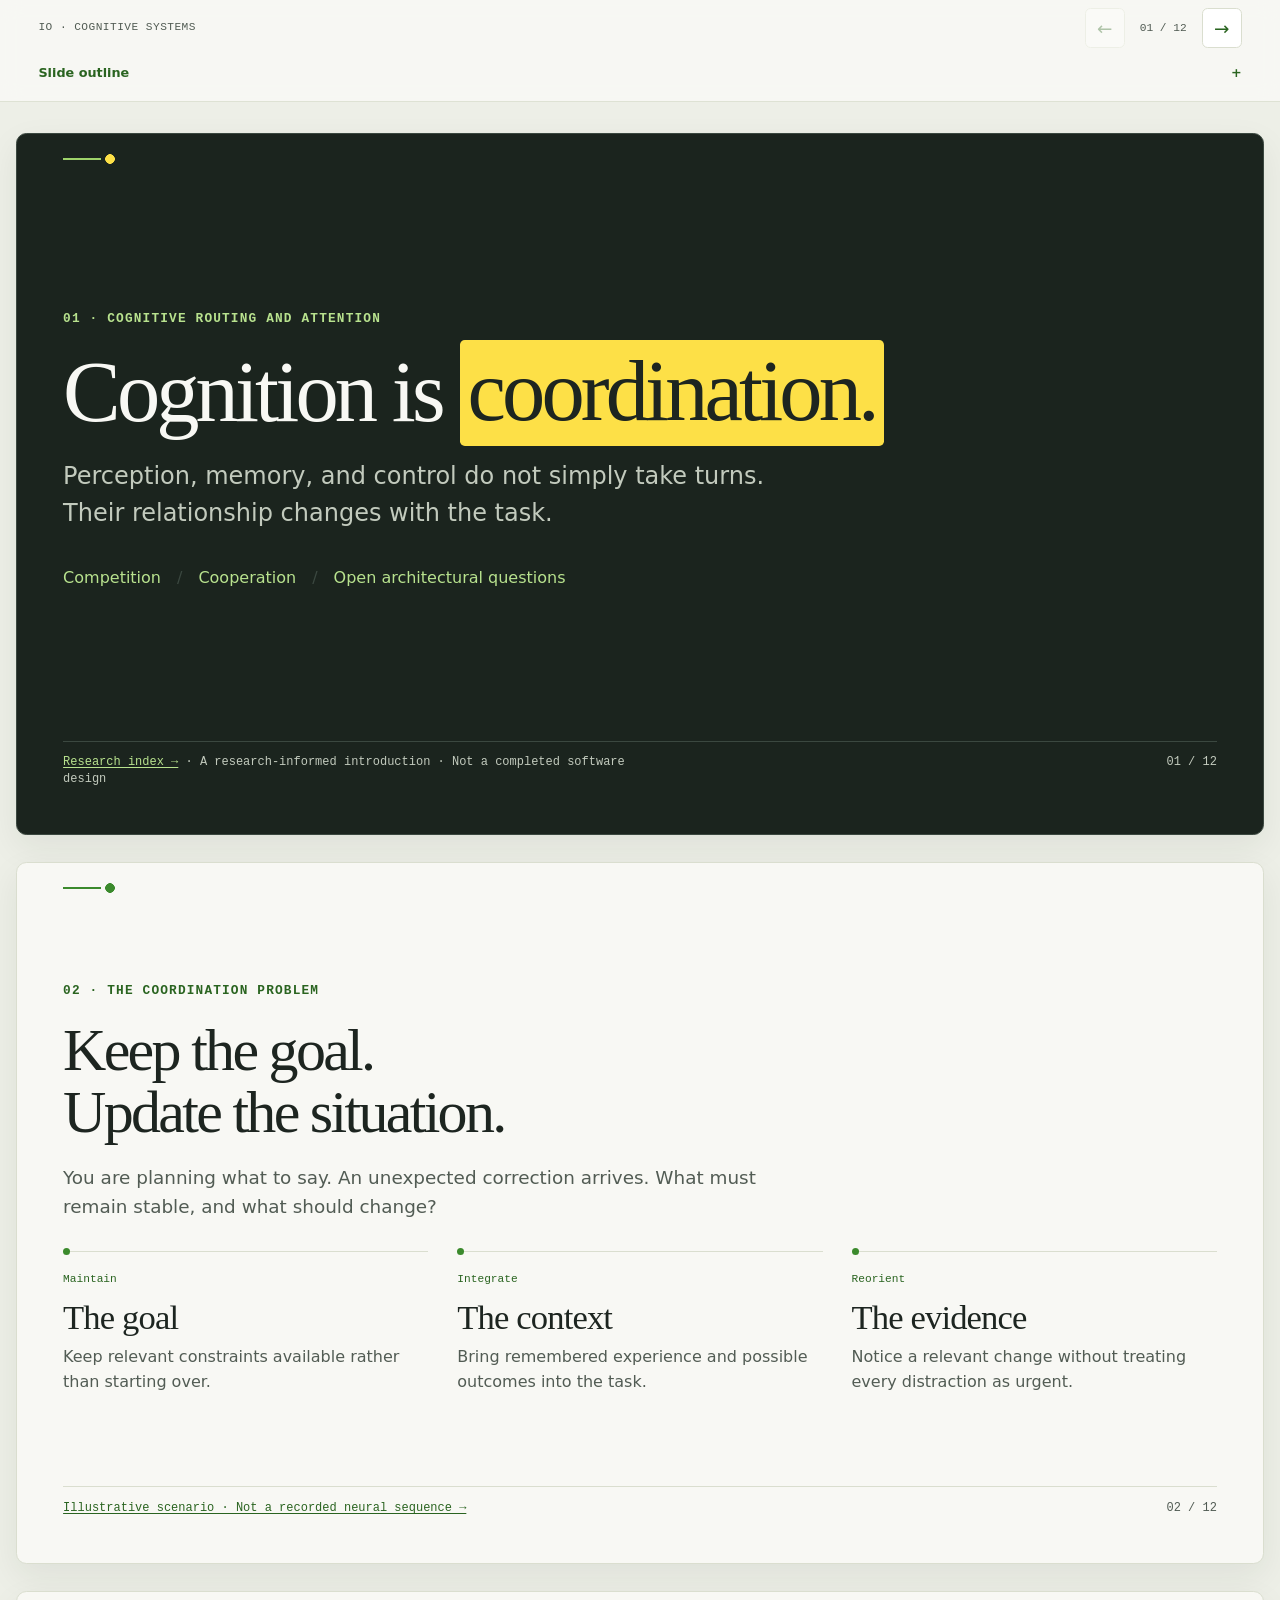
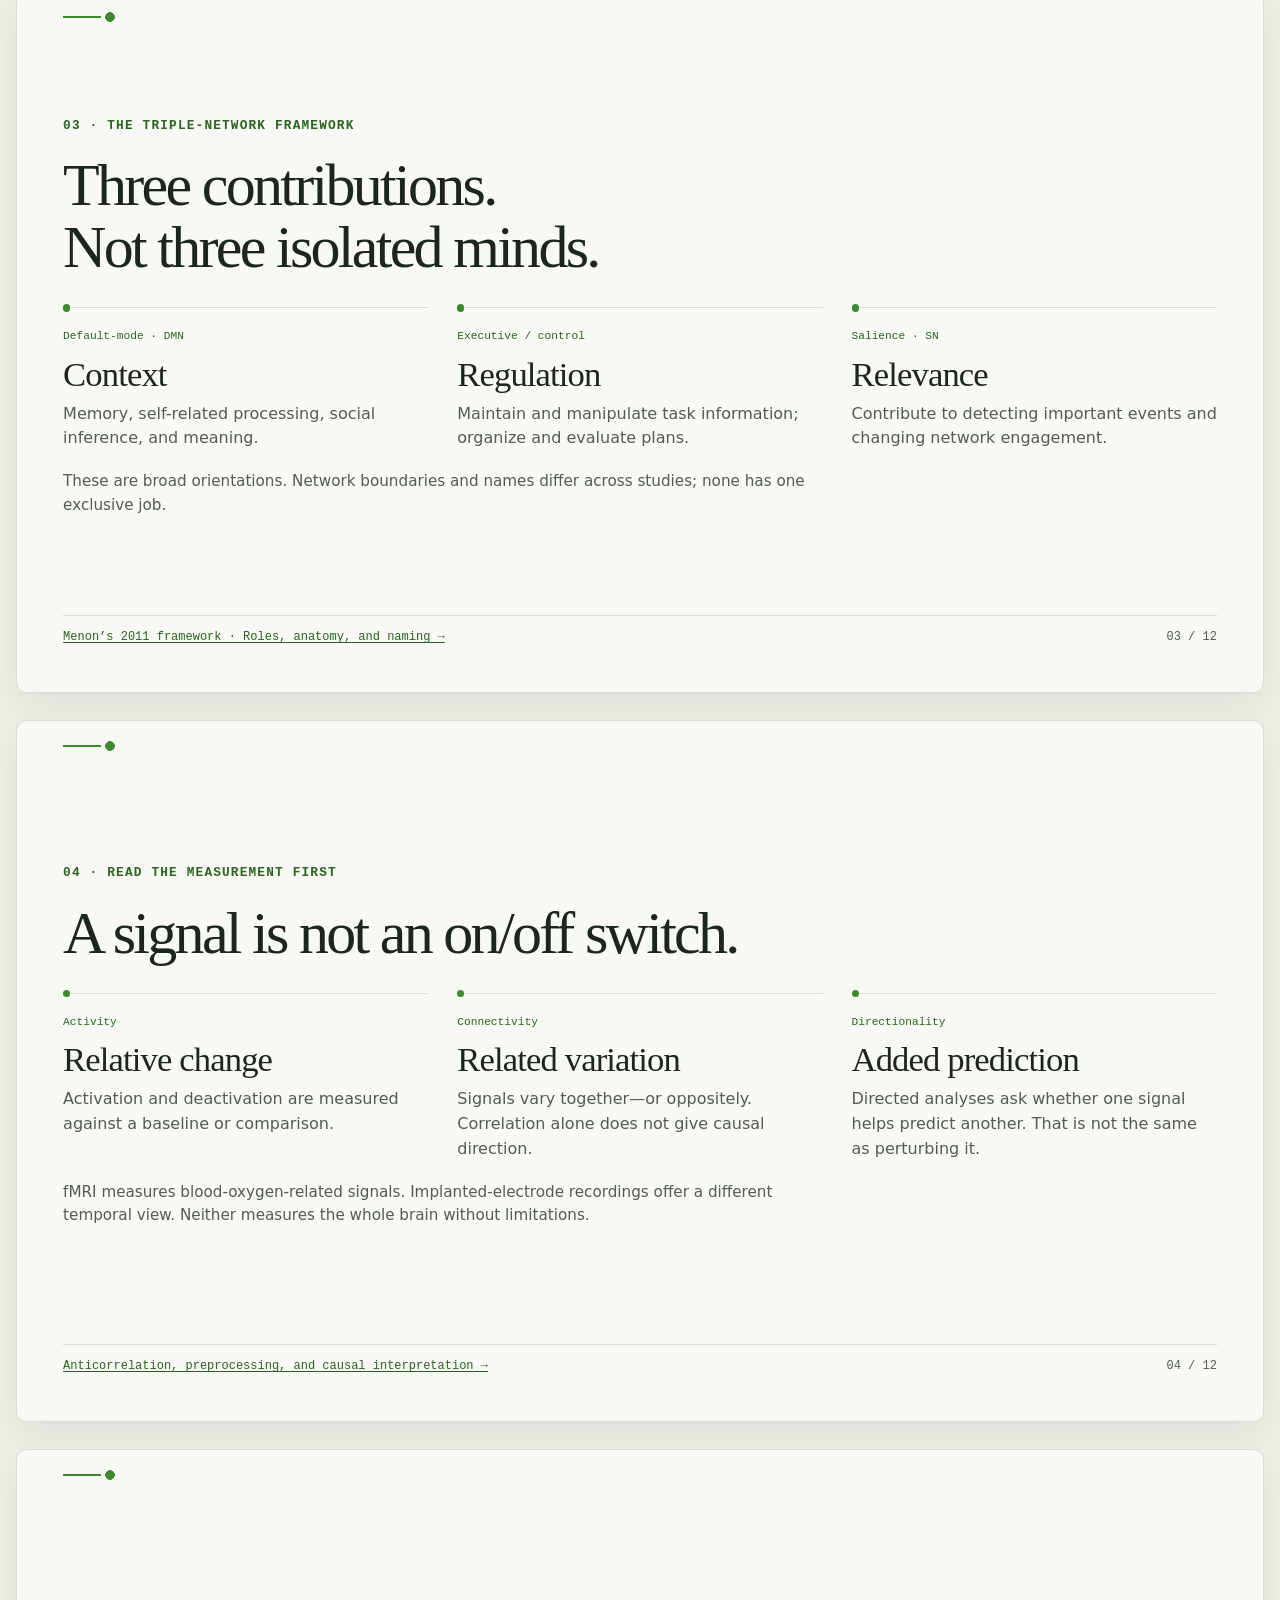
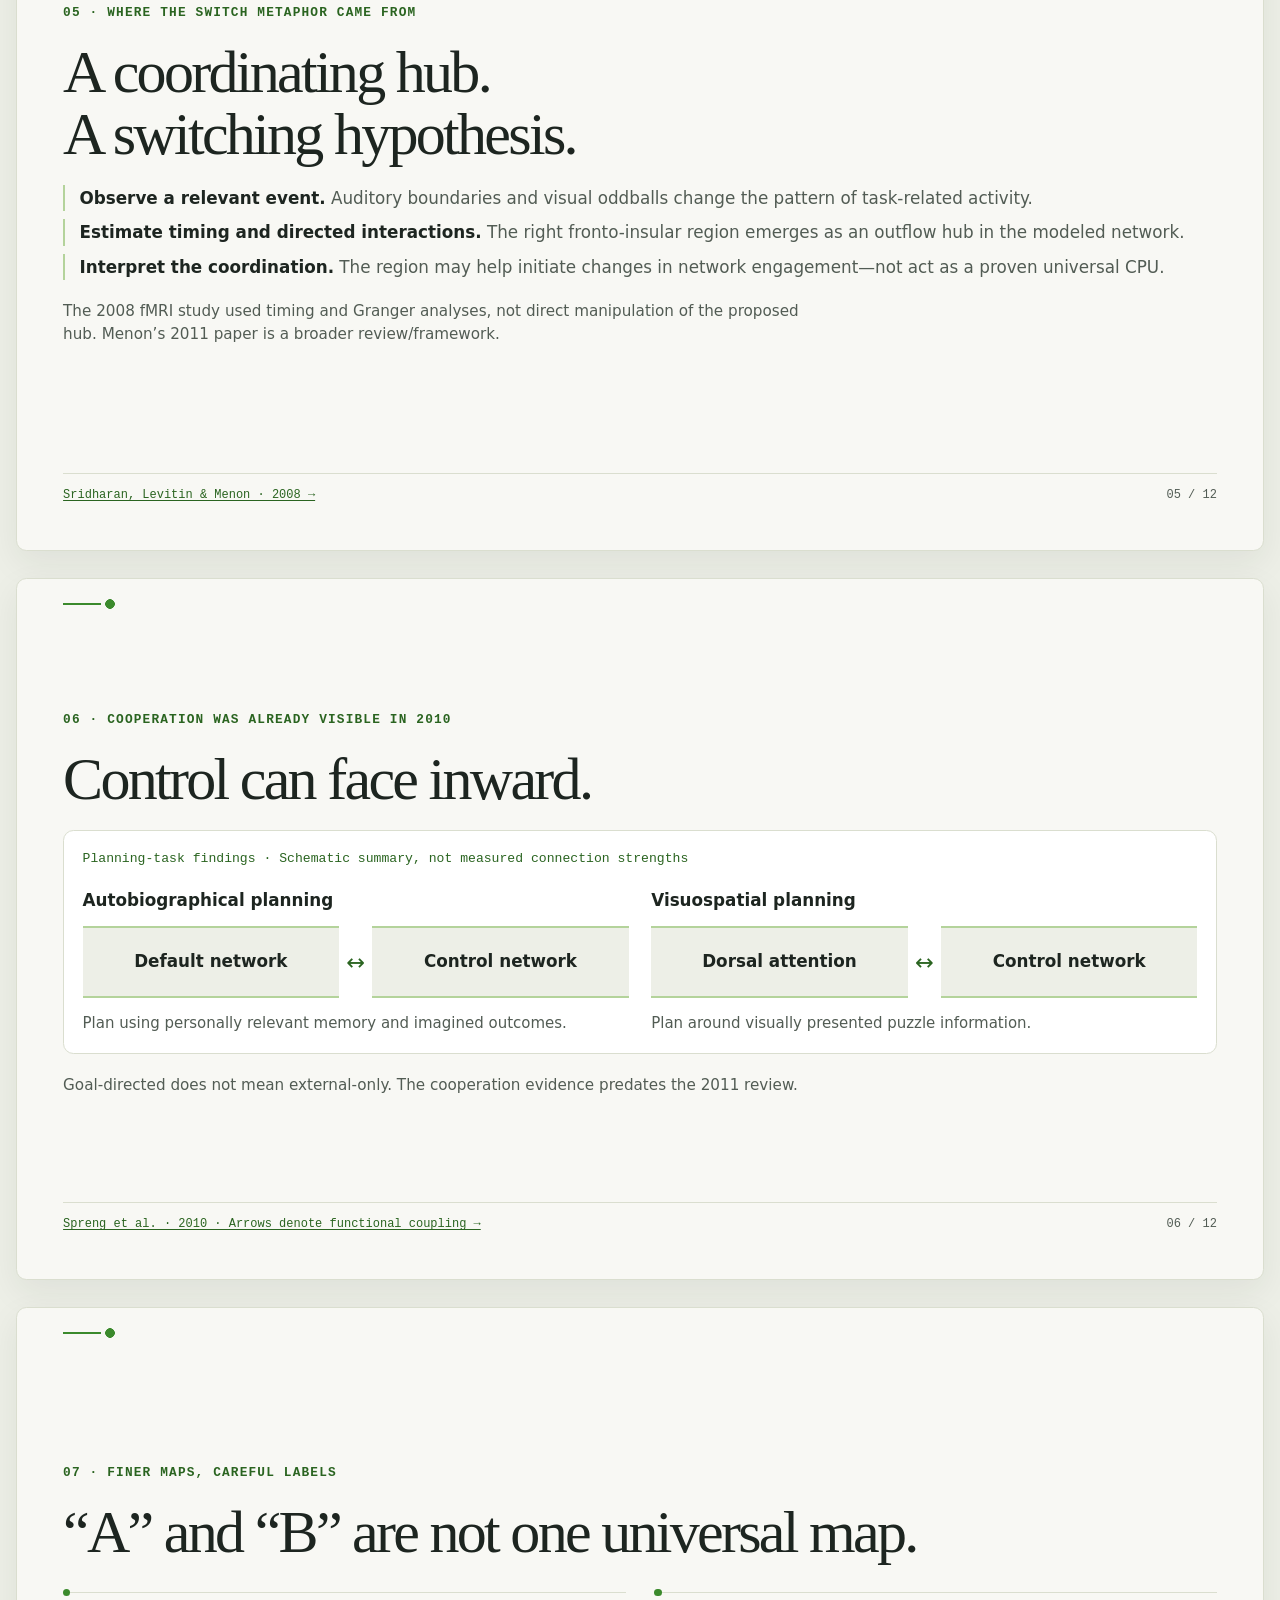
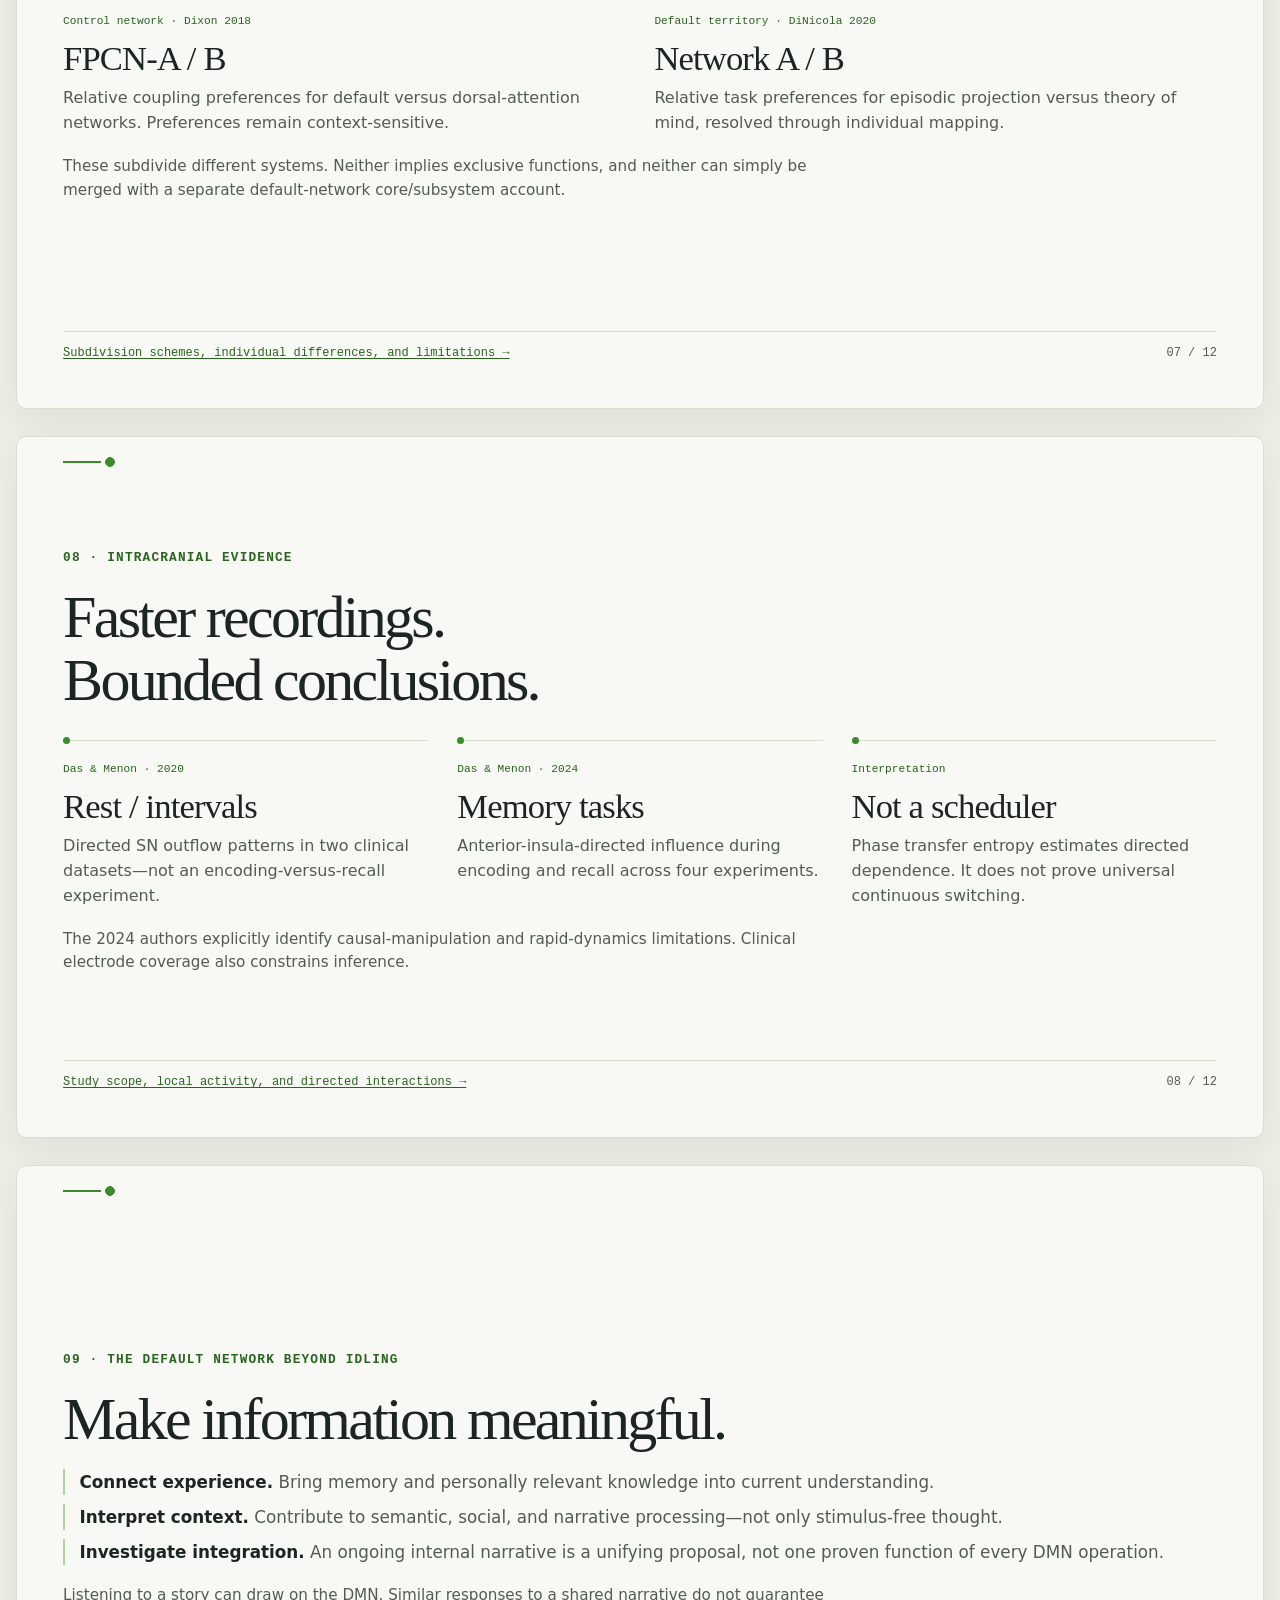
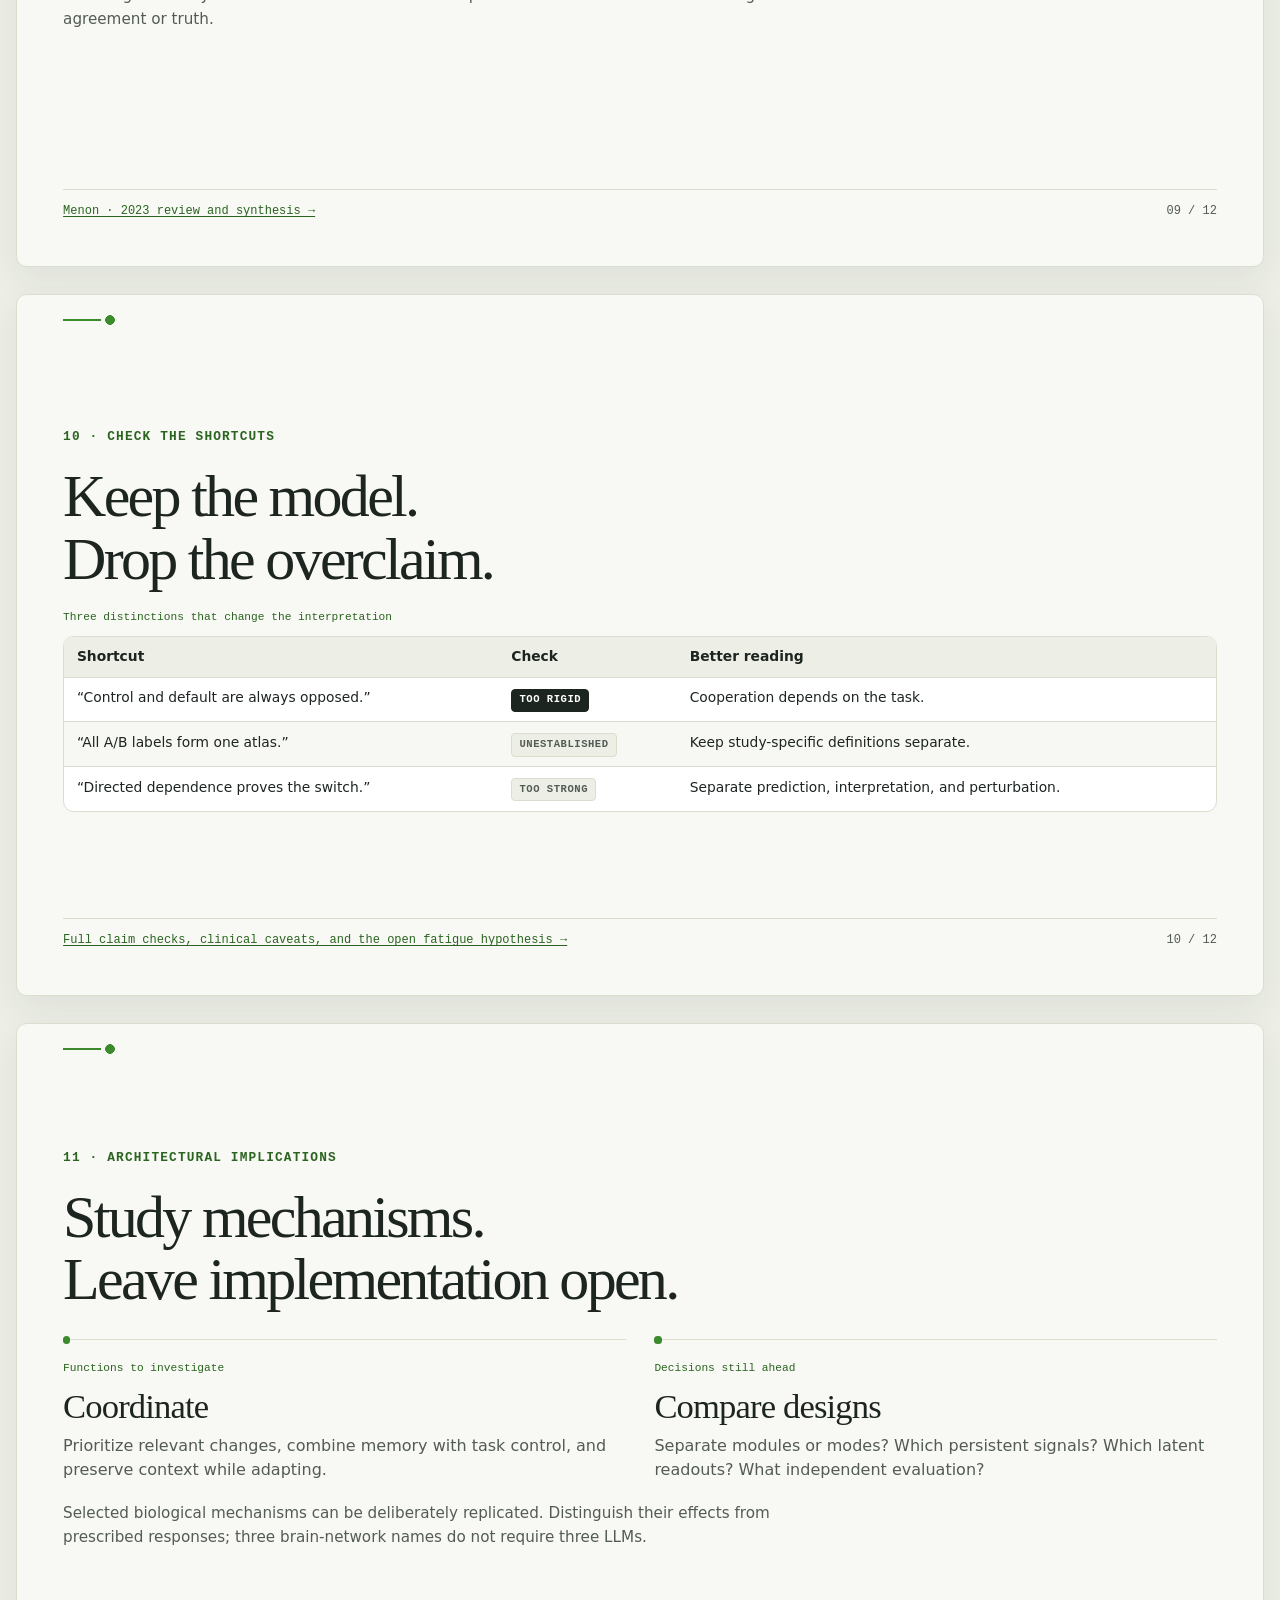
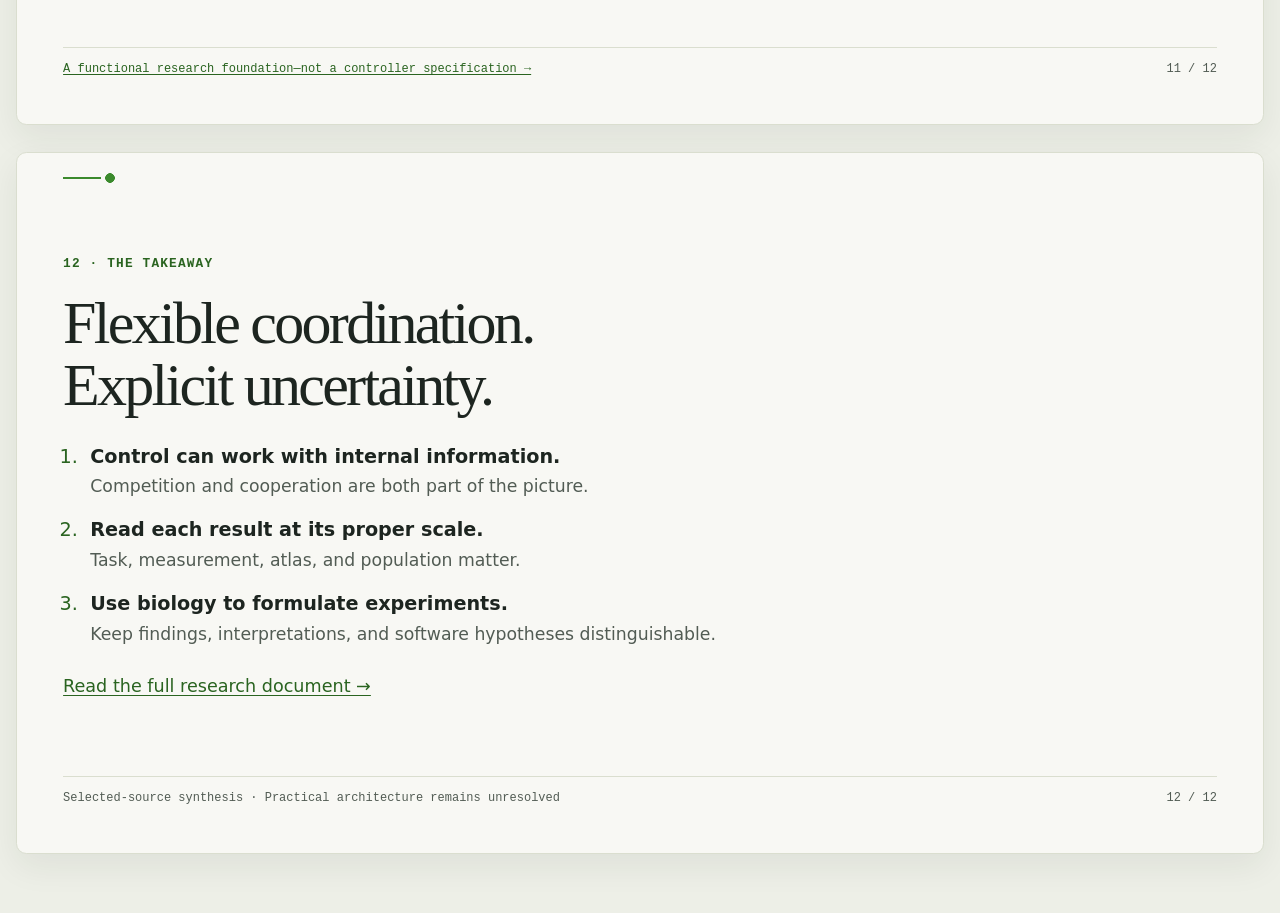
<file: docs/research/cognitive-routing-presentation-deck.html>
<!doctype html>
<html lang="en" data-io-theme="v2">
<head>
  <meta charset="utf-8">
  <meta name="viewport" content="width=device-width, initial-scale=1">
  <meta name="description" content="A twelve-slide introduction to cognitive routing, the triple-network framework, cooperation, network subdivisions, and architectural questions that remain open.">
  <title>Cognitive Routing and Attention · IO Presentation</title>
  <link rel="stylesheet" href="../assets/io-design-system.css">
  <link rel="stylesheet" href="../assets/io-presentation.css">
  <link rel="stylesheet" href="../assets/io-diagrams.css">
  <link rel="stylesheet" href="../assets/io-theme-v2.css">
  <script src="../assets/io-presentation.js" defer></script>
</head>
<body class="io-deck io-presentation">
  <a class="skip-link" href="#slide-1">Skip to presentation</a>
  <header class="deck-toolbar">
    <span class="deck-brand">IO · Cognitive Systems</span>
    <details class="deck-outline" open>
      <summary>Slide outline</summary>
      <nav class="deck-nav" aria-label="Slide navigation">
        <a href="#slide-1">01 · Start</a>
        <a href="#slide-2">02 · Task</a>
        <a href="#slide-3">03 · Roles</a>
        <a href="#slide-4">04 · Measure</a>
        <a href="#slide-5">05 · Switch</a>
        <a href="#slide-6">06 · Coupling</a>
        <a href="#slide-7">07 · Maps</a>
        <a href="#slide-8">08 · Timing</a>
        <a href="#slide-9">09 · Meaning</a>
        <a href="#slide-10">10 · Limits</a>
        <a href="#slide-11">11 · Design</a>
        <a href="#slide-12">12 · Summary</a>
      </nav>
    </details>
    <div class="deck-controls" role="group" aria-label="Presentation controls" hidden>
      <button type="button" data-deck-previous aria-label="Previous slide" title="Previous slide (←)">←</button>
      <output class="deck-position" aria-label="Current slide" aria-live="off">01 / 12</output>
      <button type="button" data-deck-next aria-label="Next slide" title="Next slide (→)">→</button>
    </div>
  </header>

  <main class="deck" id="main-content">
    <section class="slide" id="slide-1" aria-labelledby="slide-title-1" tabindex="-1">
      <div class="slide-content">
        <span class="slide-kicker">01 · Cognitive routing and attention</span>
        <h1 id="slide-title-1">Cognition is <mark>coordination.</mark></h1>
        <p class="slide-lede">Perception, memory, and control do not simply take turns. Their relationship changes with the task.</p>
        <p class="opening-traits">Competition <span aria-hidden="true">/</span> Cooperation <span aria-hidden="true">/</span> Open architectural questions</p>
      </div>
      <footer class="slide-footer"><span><a href="../index.html">Research index →</a> · A research-informed introduction · Not a completed software design</span><span>01 / 12</span></footer>
    </section>

    <section class="slide" id="slide-2" aria-labelledby="slide-title-2" tabindex="-1">
      <div class="slide-content">
        <span class="slide-kicker">02 · The coordination problem</span>
        <h2 id="slide-title-2">Keep the goal.<br>Update the situation.</h2>
        <p class="slide-copy">You are planning what to say. An unexpected correction arrives. What must remain stable, and what should change?</p>
        <ol class="framework-grid" aria-label="Three coordination demands">
          <li><span class="framework-author">Maintain</span><h3>The goal</h3><p>Keep relevant constraints available rather than starting over.</p></li>
          <li><span class="framework-author">Integrate</span><h3>The context</h3><p>Bring remembered experience and possible outcomes into the task.</p></li>
          <li><span class="framework-author">Reorient</span><h3>The evidence</h3><p>Notice a relevant change without treating every distraction as urgent.</p></li>
        </ol>
      </div>
      <footer class="slide-footer"><span><a href="cognitive-routing-research-document.html#coordination-problem">Illustrative scenario · Not a recorded neural sequence →</a></span><span>02 / 12</span></footer>
    </section>

    <section class="slide" id="slide-3" aria-labelledby="slide-title-3" tabindex="-1">
      <div class="slide-content">
        <span class="slide-kicker">03 · The triple-network framework</span>
        <h2 id="slide-title-3">Three contributions.<br>Not three isolated minds.</h2>
        <ul class="framework-grid" aria-label="Three network contributions">
          <li><span class="framework-author">Default-mode · DMN</span><h3>Context</h3><p>Memory, self-related processing, social inference, and meaning.</p></li>
          <li><span class="framework-author">Executive / control</span><h3>Regulation</h3><p>Maintain and manipulate task information; organize and evaluate plans.</p></li>
          <li><span class="framework-author">Salience · SN</span><h3>Relevance</h3><p>Contribute to detecting important events and changing network engagement.</p></li>
        </ul>
        <p class="slide-note">These are broad orientations. Network boundaries and names differ across studies; none has one exclusive job.</p>
      </div>
      <footer class="slide-footer"><span><a href="cognitive-routing-research-document.html#triple-network-model">Menon’s 2011 framework · Roles, anatomy, and naming →</a></span><span>03 / 12</span></footer>
    </section>

    <section class="slide" id="slide-4" aria-labelledby="slide-title-4" tabindex="-1">
      <div class="slide-content">
        <span class="slide-kicker">04 · Read the measurement first</span>
        <h2 id="slide-title-4">A signal is not an on/off switch.</h2>
        <ul class="framework-grid" aria-label="Three distinctions in measurement">
          <li><span class="framework-author">Activity</span><h3>Relative change</h3><p>Activation and deactivation are measured against a baseline or comparison.</p></li>
          <li><span class="framework-author">Connectivity</span><h3>Related variation</h3><p>Signals vary together—or oppositely. Correlation alone does not give causal direction.</p></li>
          <li><span class="framework-author">Directionality</span><h3>Added prediction</h3><p>Directed analyses ask whether one signal helps predict another. That is not the same as perturbing it.</p></li>
        </ul>
        <p class="slide-note">fMRI measures blood-oxygen-related signals. Implanted-electrode recordings offer a different temporal view. Neither measures the whole brain without limitations.</p>
      </div>
      <footer class="slide-footer"><span><a href="cognitive-routing-research-document.html#reading-network-evidence">Anticorrelation, preprocessing, and causal interpretation →</a></span><span>04 / 12</span></footer>
    </section>

    <section class="slide" id="slide-5" aria-labelledby="slide-title-5" tabindex="-1">
      <div class="slide-content">
        <span class="slide-kicker">05 · Where the switch metaphor came from</span>
        <h2 id="slide-title-5">A coordinating hub.<br>A switching hypothesis.</h2>
        <ul class="point-list">
          <li><strong>Observe a relevant event.</strong> Auditory boundaries and visual oddballs change the pattern of task-related activity.</li>
          <li><strong>Estimate timing and directed interactions.</strong> The right fronto-insular region emerges as an outflow hub in the modeled network.</li>
          <li><strong>Interpret the coordination.</strong> The region may help initiate changes in network engagement—not act as a proven universal CPU.</li>
        </ul>
        <p class="slide-note">The 2008 fMRI study used timing and Granger analyses, not direct manipulation of the proposed hub. Menon’s 2011 paper is a broader review/framework.</p>
      </div>
      <footer class="slide-footer"><span><a href="cognitive-routing-research-document.html#triple-network-model">Sridharan, Levitin &amp; Menon · 2008 →</a></span><span>05 / 12</span></footer>
    </section>

    <section class="slide" id="slide-6" aria-labelledby="slide-title-6" tabindex="-1">
      <div class="slide-content">
        <span class="slide-kicker">06 · Cooperation was already visible in 2010</span>
        <h2 id="slide-title-6">Control can face inward.</h2>
        <figure class="io-diagram" aria-labelledby="planning-caption">
          <figcaption id="planning-caption">Planning-task findings · Schematic summary, not measured connection strengths</figcaption>
          <div class="diagram-comparison">
            <div class="diagram-case">
              <p class="diagram-label">Autobiographical planning</p>
              <div class="diagram-route"><span class="diagram-node">Default network</span><span class="diagram-connector" role="img" aria-label="functionally coupled with">↔</span><span class="diagram-node">Control network</span></div>
              <p class="diagram-note">Plan using personally relevant memory and imagined outcomes.</p>
            </div>
            <div class="diagram-case">
              <p class="diagram-label">Visuospatial planning</p>
              <div class="diagram-route"><span class="diagram-node">Dorsal attention</span><span class="diagram-connector" role="img" aria-label="functionally coupled with">↔</span><span class="diagram-node">Control network</span></div>
              <p class="diagram-note">Plan around visually presented puzzle information.</p>
            </div>
          </div>
        </figure>
        <p class="slide-note">Goal-directed does not mean external-only. The cooperation evidence predates the 2011 review.</p>
      </div>
      <footer class="slide-footer"><span><a href="cognitive-routing-research-document.html#competition-and-cooperation">Spreng et al. · 2010 · Arrows denote functional coupling →</a></span><span>06 / 12</span></footer>
    </section>

    <section class="slide" id="slide-7" aria-labelledby="slide-title-7" tabindex="-1">
      <div class="slide-content">
        <span class="slide-kicker">07 · Finer maps, careful labels</span>
        <h2 id="slide-title-7">“A” and “B” are not one universal map.</h2>
        <ul class="framework-grid contrast-grid" aria-label="Two distinct subdivision schemes">
          <li><span class="framework-author">Control network · Dixon 2018</span><h3>FPCN-A / B</h3><p>Relative coupling preferences for default versus dorsal-attention networks. Preferences remain context-sensitive.</p></li>
          <li><span class="framework-author">Default territory · DiNicola 2020</span><h3>Network A / B</h3><p>Relative task preferences for episodic projection versus theory of mind, resolved through individual mapping.</p></li>
        </ul>
        <p class="slide-note">These subdivide different systems. Neither implies exclusive functions, and neither can simply be merged with a separate default-network core/subsystem account.</p>
      </div>
      <footer class="slide-footer"><span><a href="cognitive-routing-research-document.html#network-fractionation">Subdivision schemes, individual differences, and limitations →</a></span><span>07 / 12</span></footer>
    </section>

    <section class="slide" id="slide-8" aria-labelledby="slide-title-8" tabindex="-1">
      <div class="slide-content">
        <span class="slide-kicker">08 · Intracranial evidence</span>
        <h2 id="slide-title-8">Faster recordings.<br>Bounded conclusions.</h2>
        <ul class="framework-grid" aria-label="Intracranial studies and their scope">
          <li><span class="framework-author">Das &amp; Menon · 2020</span><h3>Rest / intervals</h3><p>Directed SN outflow patterns in two clinical datasets—not an encoding-versus-recall experiment.</p></li>
          <li><span class="framework-author">Das &amp; Menon · 2024</span><h3>Memory tasks</h3><p>Anterior-insula-directed influence during encoding and recall across four experiments.</p></li>
          <li><span class="framework-author">Interpretation</span><h3>Not a scheduler</h3><p>Phase transfer entropy estimates directed dependence. It does not prove universal continuous switching.</p></li>
        </ul>
        <p class="slide-note">The 2024 authors explicitly identify causal-manipulation and rapid-dynamics limitations. Clinical electrode coverage also constrains inference.</p>
      </div>
      <footer class="slide-footer"><span><a href="cognitive-routing-research-document.html#temporal-and-directed-evidence">Study scope, local activity, and directed interactions →</a></span><span>08 / 12</span></footer>
    </section>

    <section class="slide" id="slide-9" aria-labelledby="slide-title-9" tabindex="-1">
      <div class="slide-content">
        <span class="slide-kicker">09 · The default network beyond idling</span>
        <h2 id="slide-title-9">Make information meaningful.</h2>
        <ul class="point-list">
          <li><strong>Connect experience.</strong> Bring memory and personally relevant knowledge into current understanding.</li>
          <li><strong>Interpret context.</strong> Contribute to semantic, social, and narrative processing—not only stimulus-free thought.</li>
          <li><strong>Investigate integration.</strong> An ongoing internal narrative is a unifying proposal, not one proven function of every DMN operation.</li>
        </ul>
        <p class="slide-note">Listening to a story can draw on the DMN. Similar responses to a shared narrative do not guarantee agreement or truth.</p>
      </div>
      <footer class="slide-footer"><span><a href="cognitive-routing-research-document.html#default-network-meaning">Menon · 2023 review and synthesis →</a></span><span>09 / 12</span></footer>
    </section>

    <section class="slide" id="slide-10" aria-labelledby="slide-title-10" tabindex="-1">
      <div class="slide-content">
        <span class="slide-kicker">10 · Check the shortcuts</span>
        <h2 id="slide-title-10">Keep the model.<br>Drop the overclaim.</h2>
        <figure class="claim-table">
          <figcaption id="claim-table-label">Three distinctions that change the interpretation</figcaption>
          <div class="table-scroll" role="region" aria-labelledby="claim-table-label" aria-describedby="claim-table-hint" tabindex="0">
            <table>
              <thead><tr><th scope="col">Shortcut</th><th scope="col">Check</th><th scope="col">Better reading</th></tr></thead>
              <tbody>
                <tr><td>“Control and default are always opposed.”</td><td><span class="verdict verdict-refuted">Too rigid</span></td><td>Cooperation depends on the task.</td></tr>
                <tr><td>“All A/B labels form one atlas.”</td><td><span class="verdict verdict-partial">Unestablished</span></td><td>Keep study-specific definitions separate.</td></tr>
                <tr><td>“Directed dependence proves the switch.”</td><td><span class="verdict verdict-partial">Too strong</span></td><td>Separate prediction, interpretation, and perturbation.</td></tr>
              </tbody>
            </table>
          </div>
          <p class="table-hint" id="claim-table-hint">Scroll the table horizontally if needed →</p>
        </figure>
      </div>
      <footer class="slide-footer"><span><a href="cognitive-routing-research-document.html#claims-and-limits">Full claim checks, clinical caveats, and the open fatigue hypothesis →</a></span><span>10 / 12</span></footer>
    </section>

    <section class="slide" id="slide-11" aria-labelledby="slide-title-11" tabindex="-1">
      <div class="slide-content">
        <span class="slide-kicker">11 · Architectural implications</span>
        <h2 id="slide-title-11">Study mechanisms.<br>Leave implementation open.</h2>
        <ul class="framework-grid contrast-grid" aria-label="Research implications and unresolved design">
          <li><span class="framework-author">Functions to investigate</span><h3>Coordinate</h3><p>Prioritize relevant changes, combine memory with task control, and preserve context while adapting.</p></li>
          <li><span class="framework-author">Decisions still ahead</span><h3>Compare designs</h3><p>Separate modules or modes? Which persistent signals? Which latent readouts? What independent evaluation?</p></li>
        </ul>
        <p class="slide-note">Selected biological mechanisms can be deliberately replicated. Distinguish their effects from prescribed responses; three brain-network names do not require three LLMs.</p>
      </div>
      <footer class="slide-footer"><span><a href="cognitive-routing-research-document.html#architectural-implications">A functional research foundation—not a controller specification →</a></span><span>11 / 12</span></footer>
    </section>

    <section class="slide" id="slide-12" aria-labelledby="slide-title-12" tabindex="-1">
      <div class="slide-content">
        <span class="slide-kicker">12 · The takeaway</span>
        <h2 id="slide-title-12">Flexible coordination.<br>Explicit uncertainty.</h2>
        <ol class="takeaway-list">
          <li><strong>Control can work with internal information.</strong><span>Competition and cooperation are both part of the picture.</span></li>
          <li><strong>Read each result at its proper scale.</strong><span>Task, measurement, atlas, and population matter.</span></li>
          <li><strong>Use biology to formulate experiments.</strong><span>Keep findings, interpretations, and software hypotheses distinguishable.</span></li>
        </ol>
        <p class="research-link"><a href="cognitive-routing-research-document.html">Read the full research document →</a></p>
      </div>
      <footer class="slide-footer"><span>Selected-source synthesis · Practical architecture remains unresolved</span><span>12 / 12</span></footer>
    </section>
  </main>
</body>
</html>
</file>
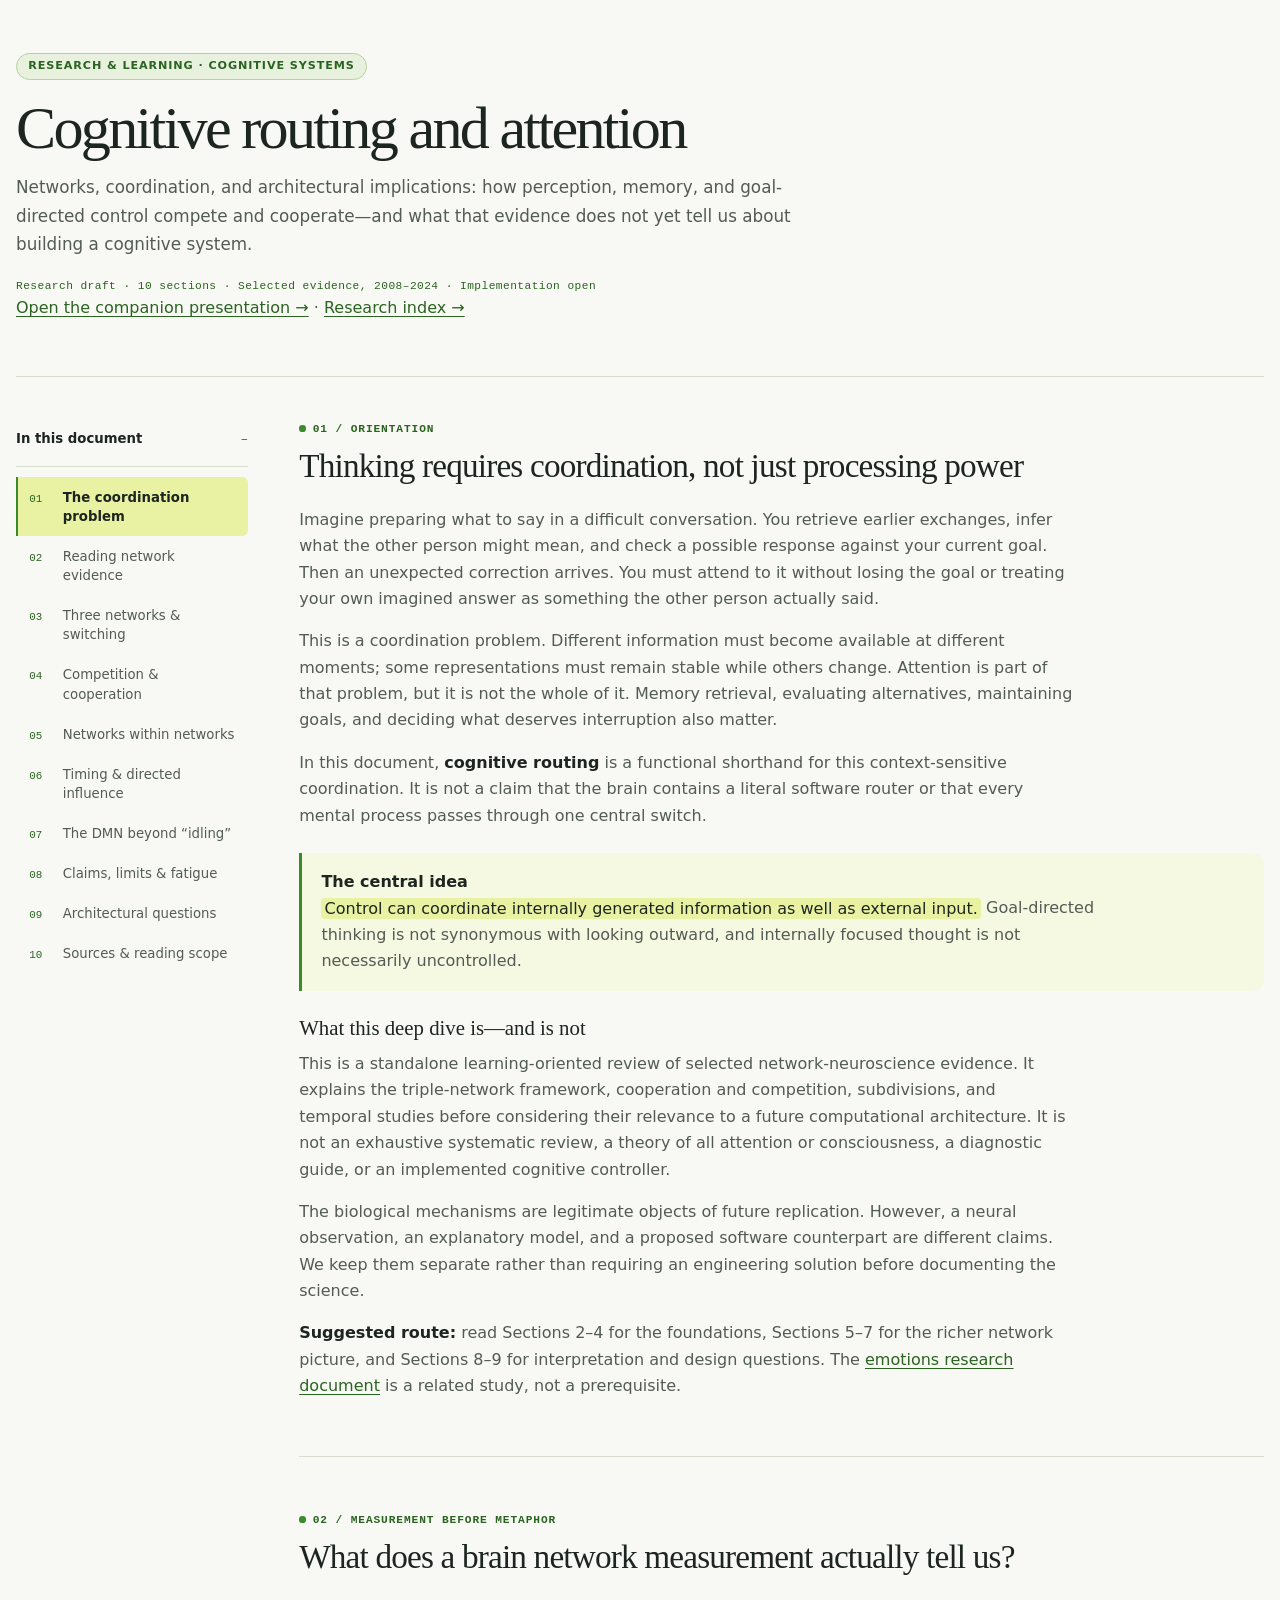
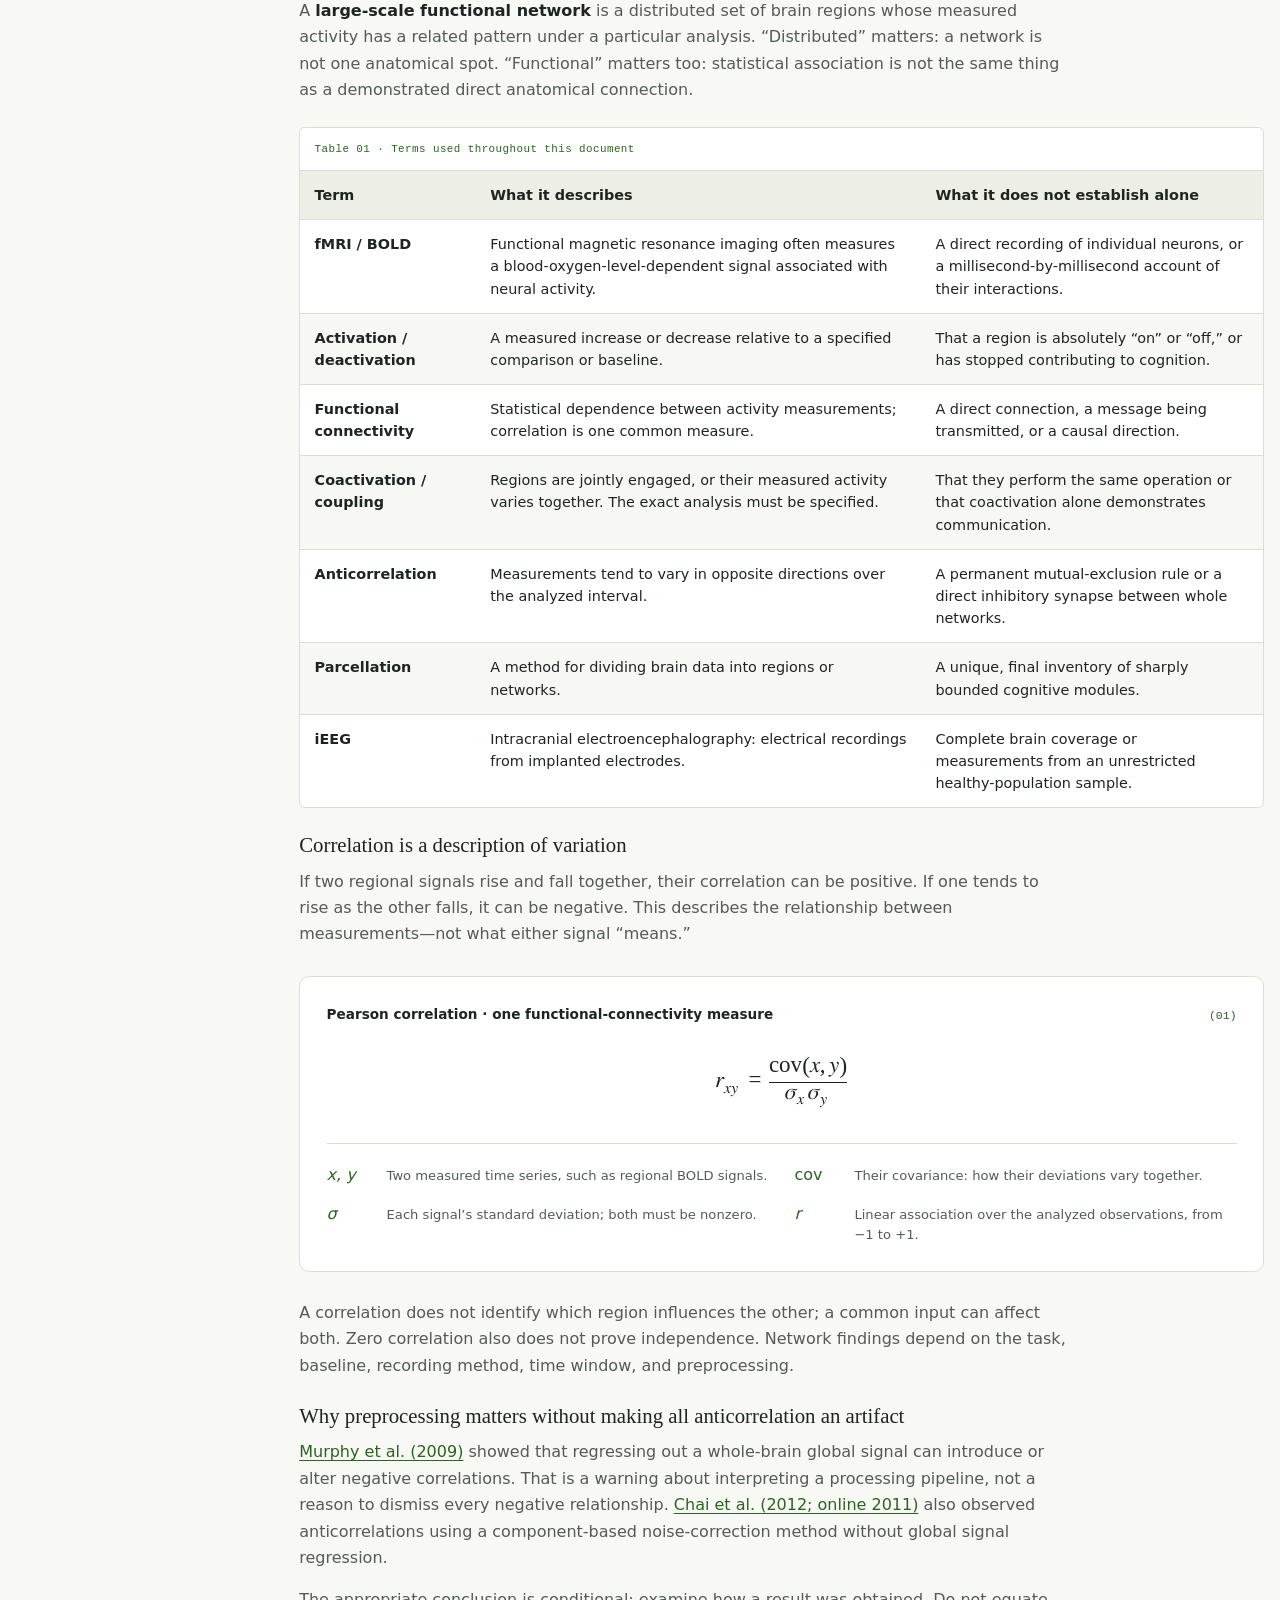
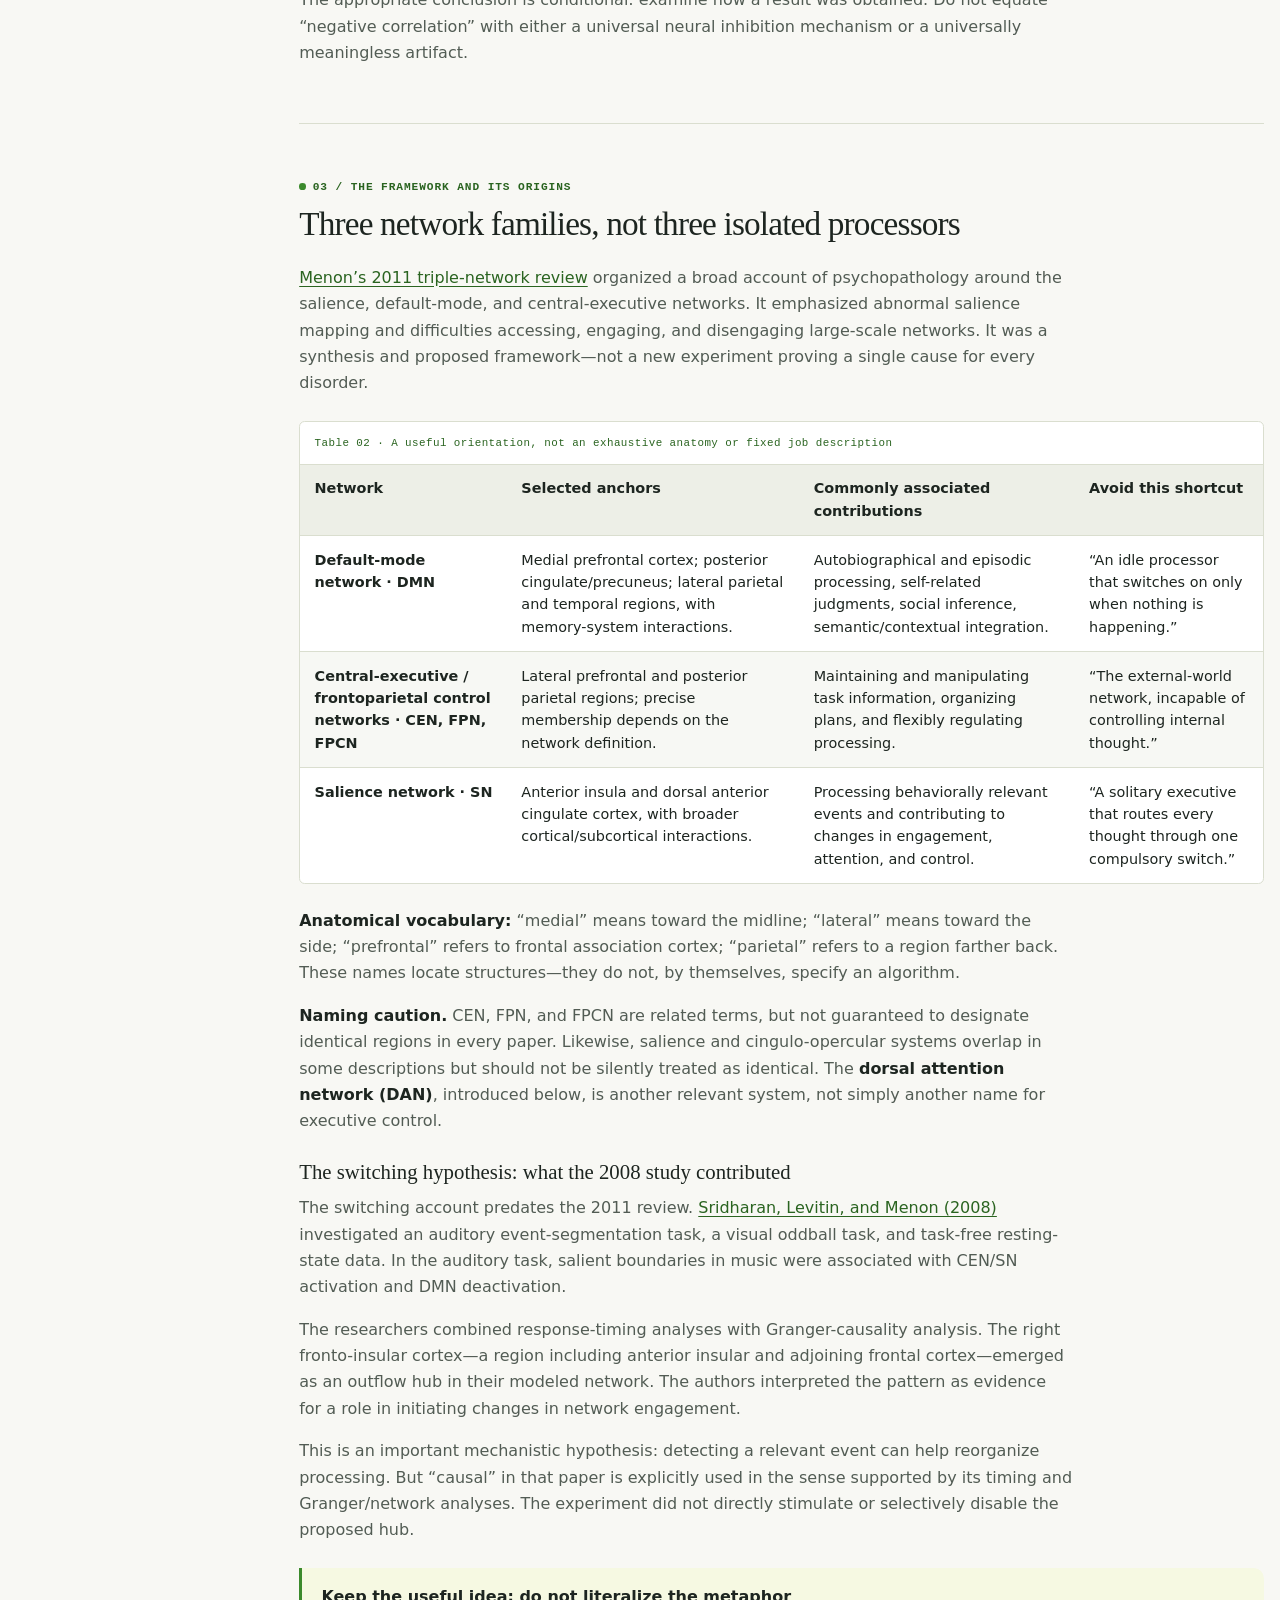
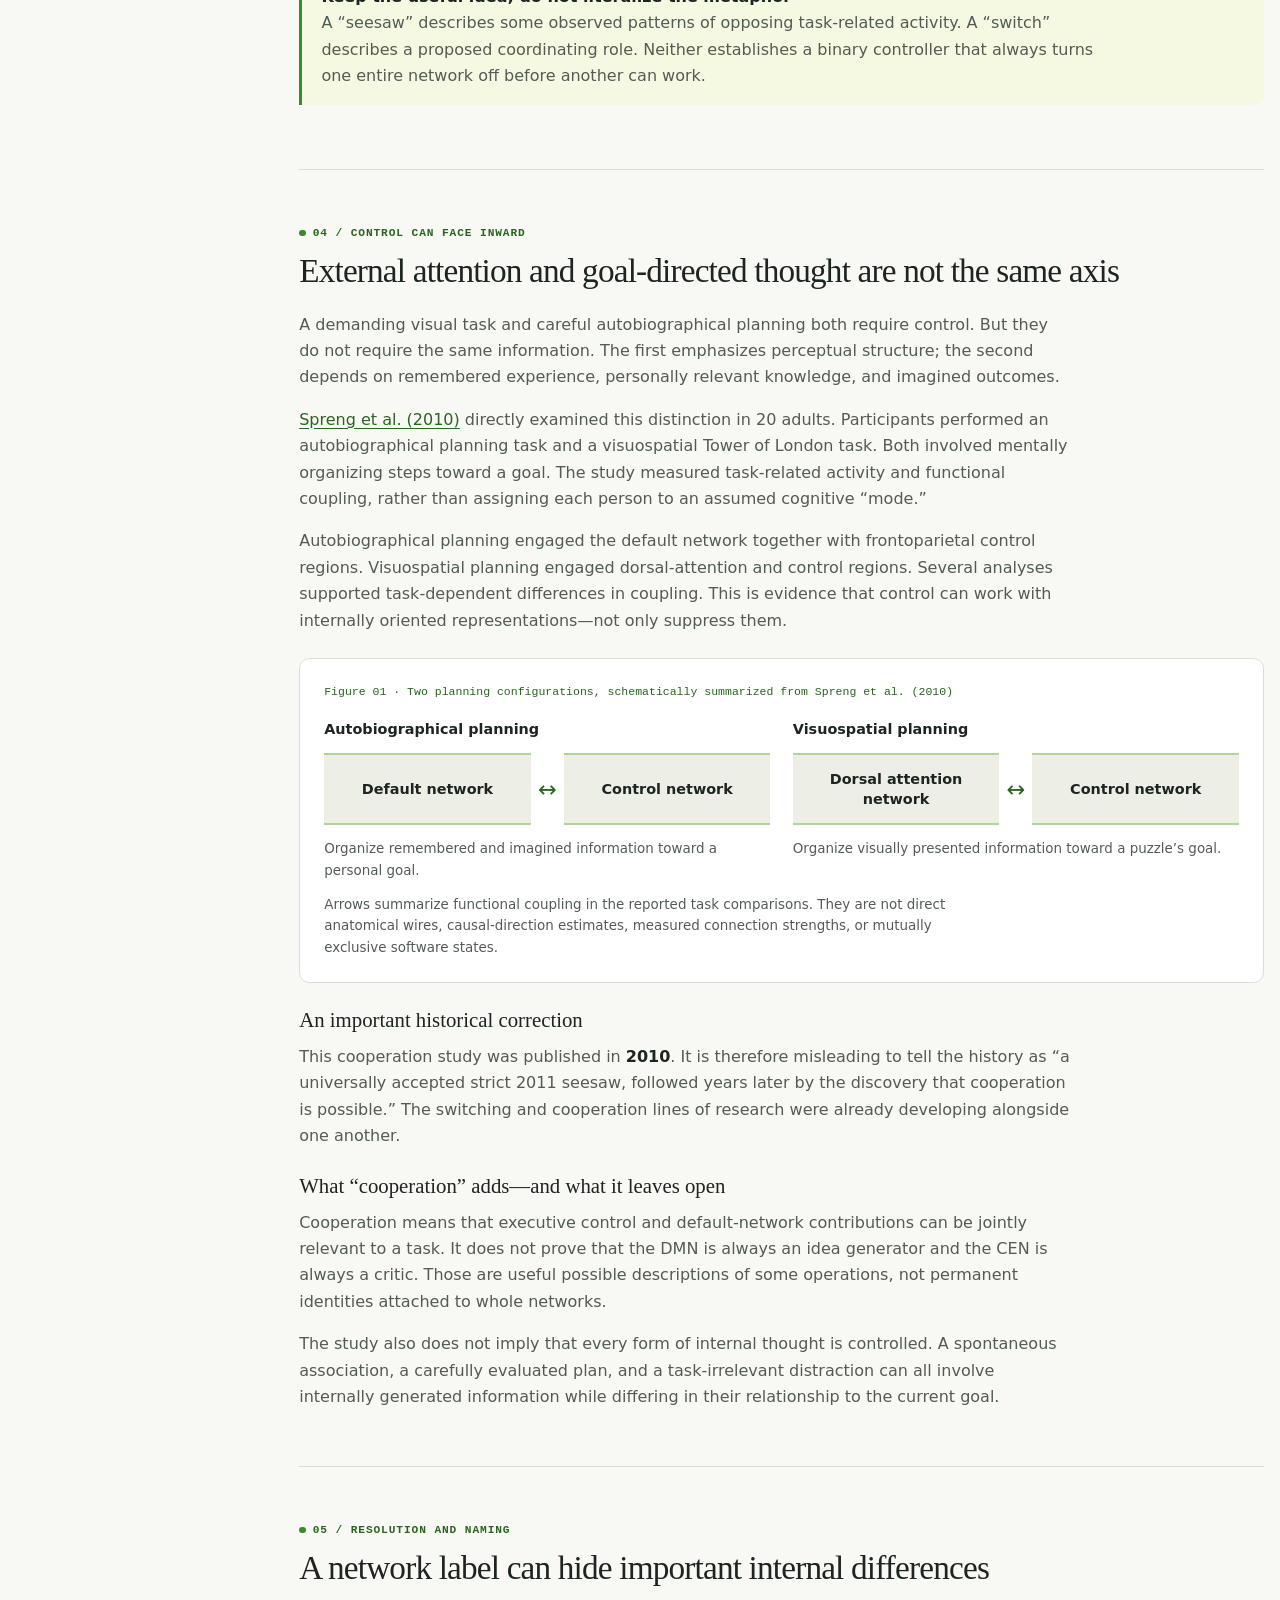
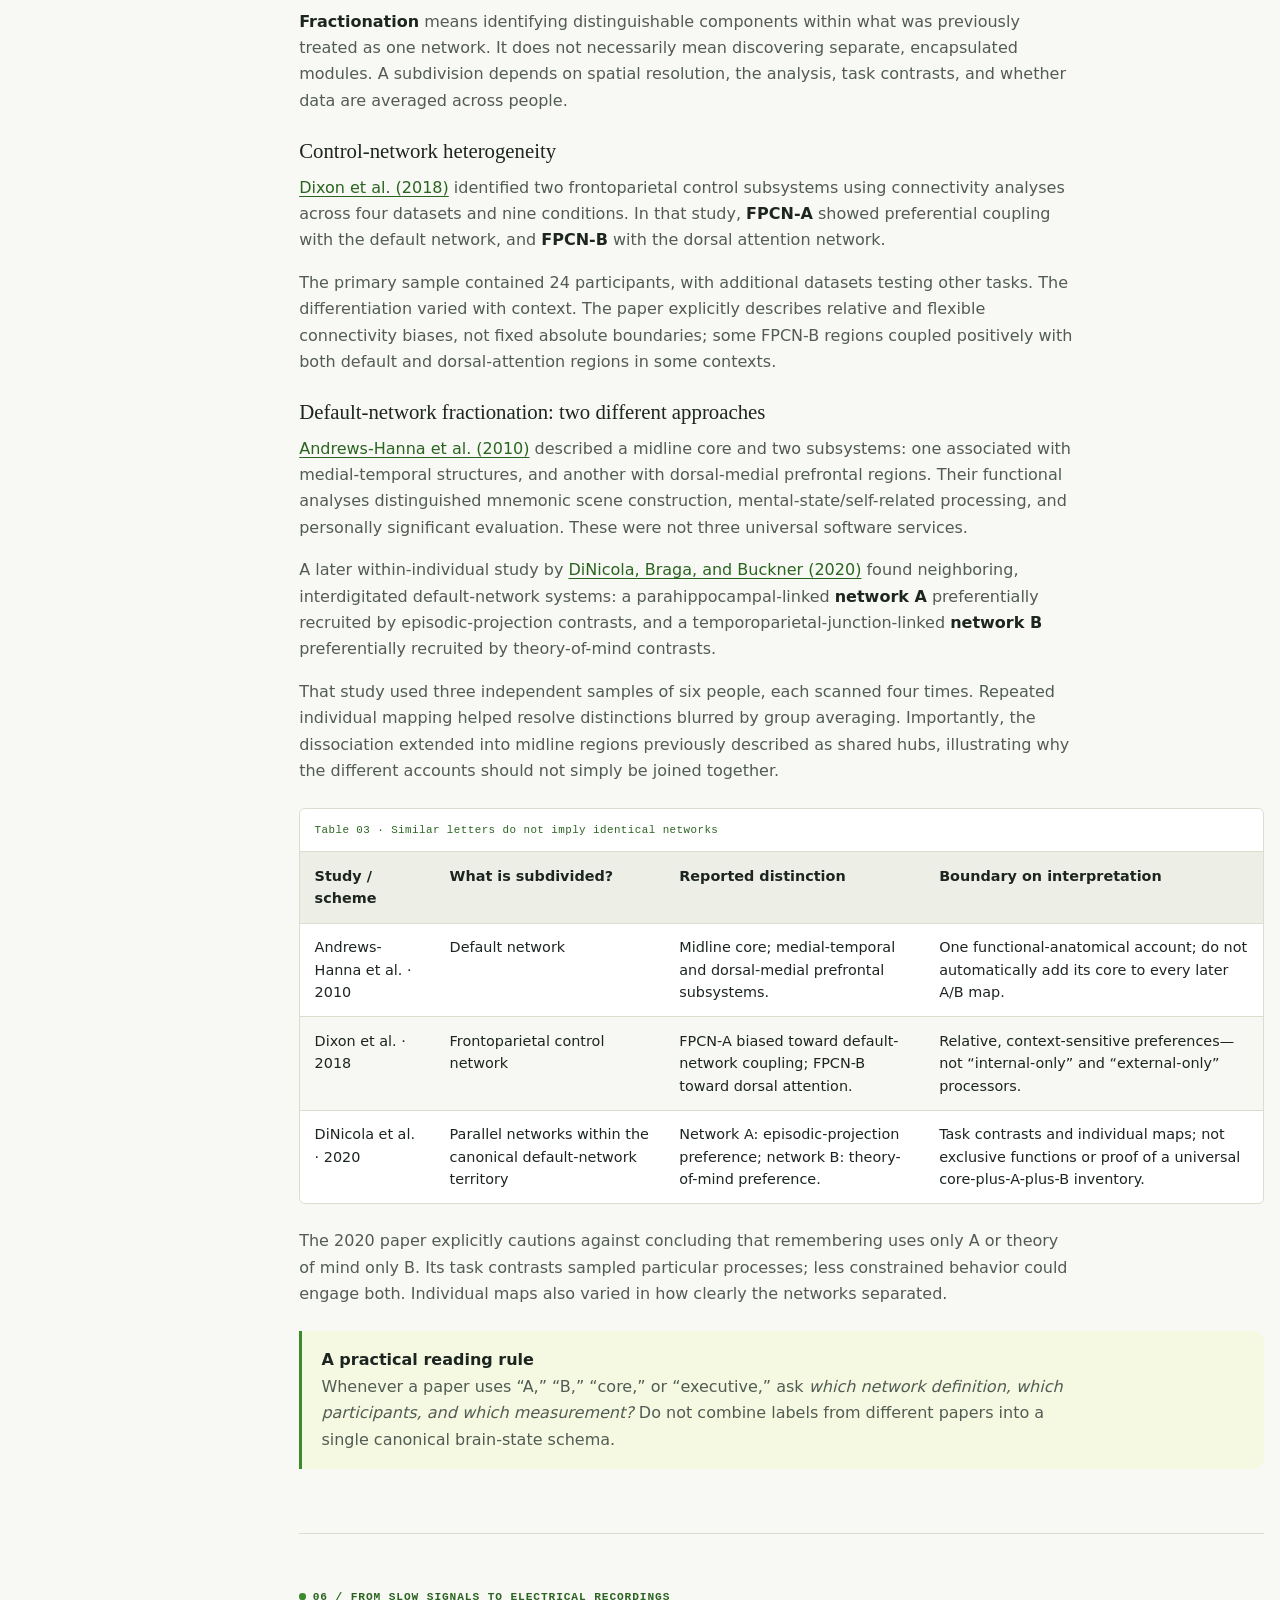
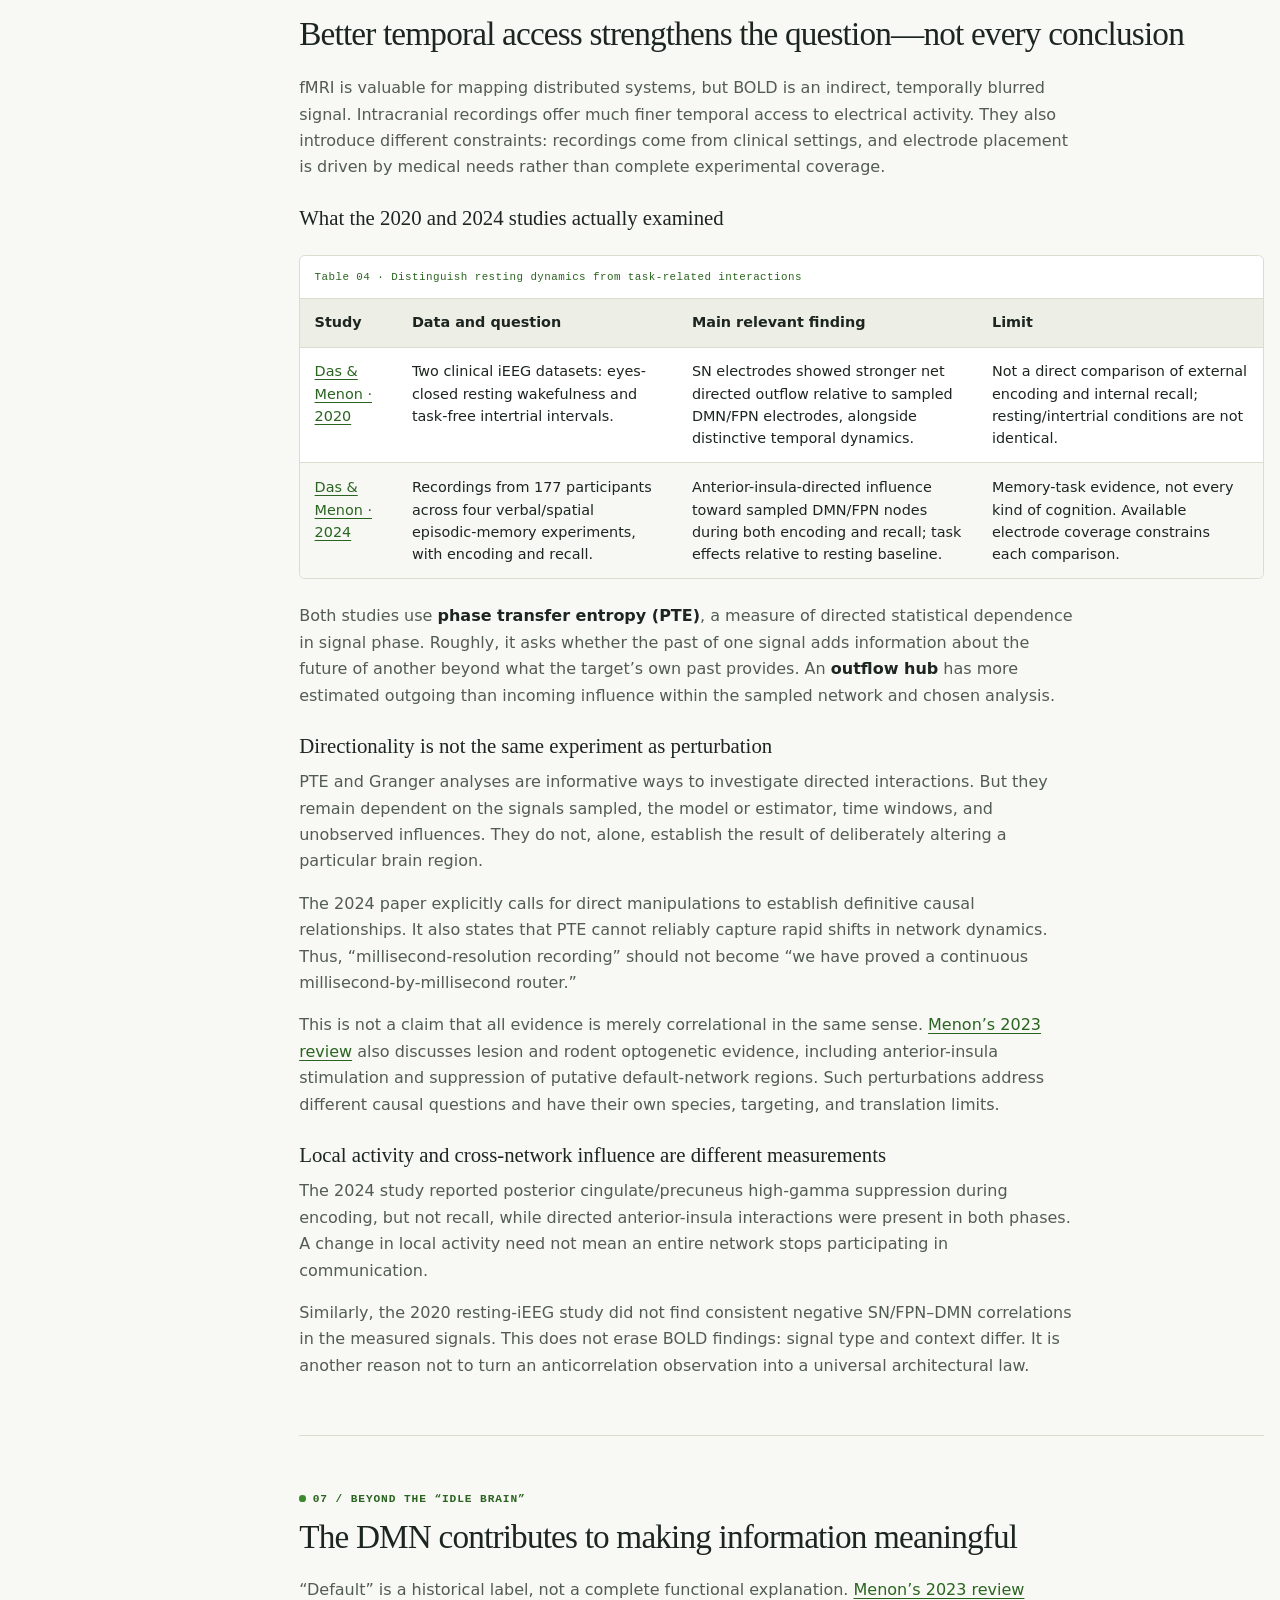
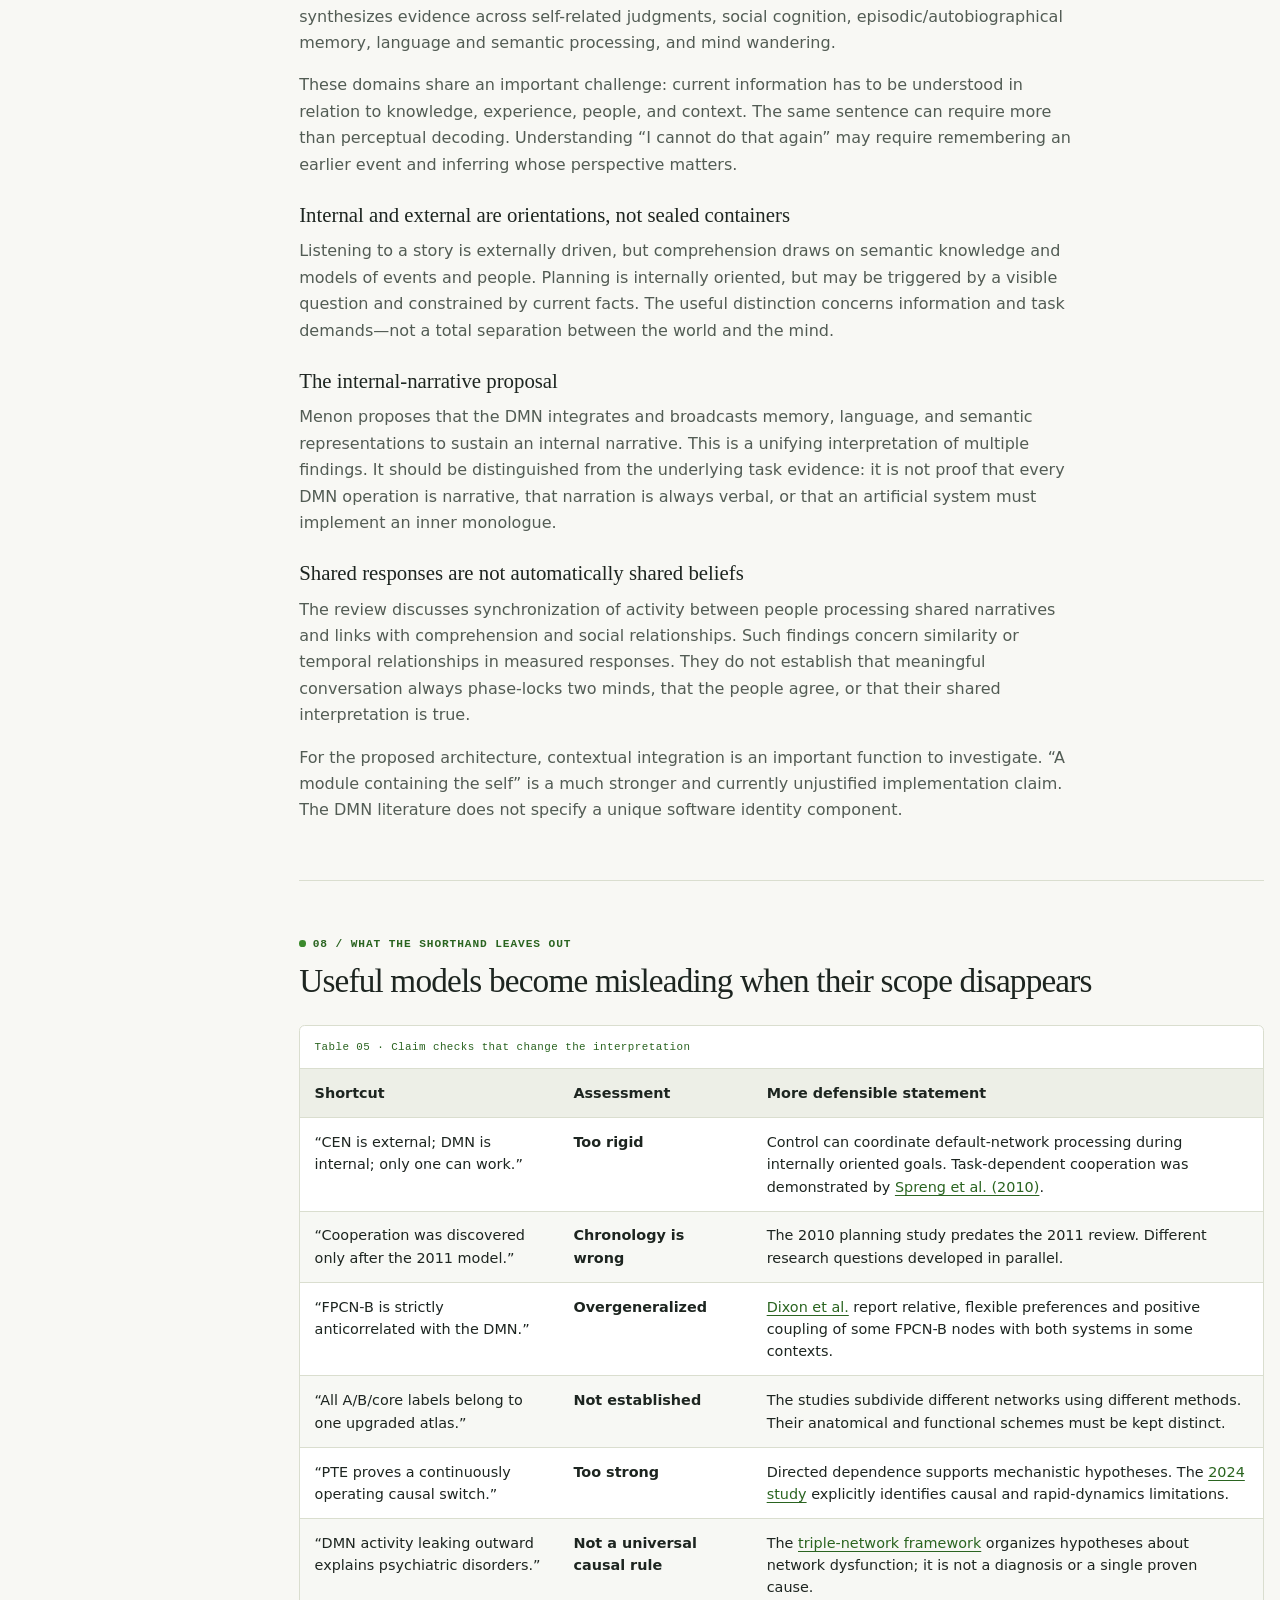
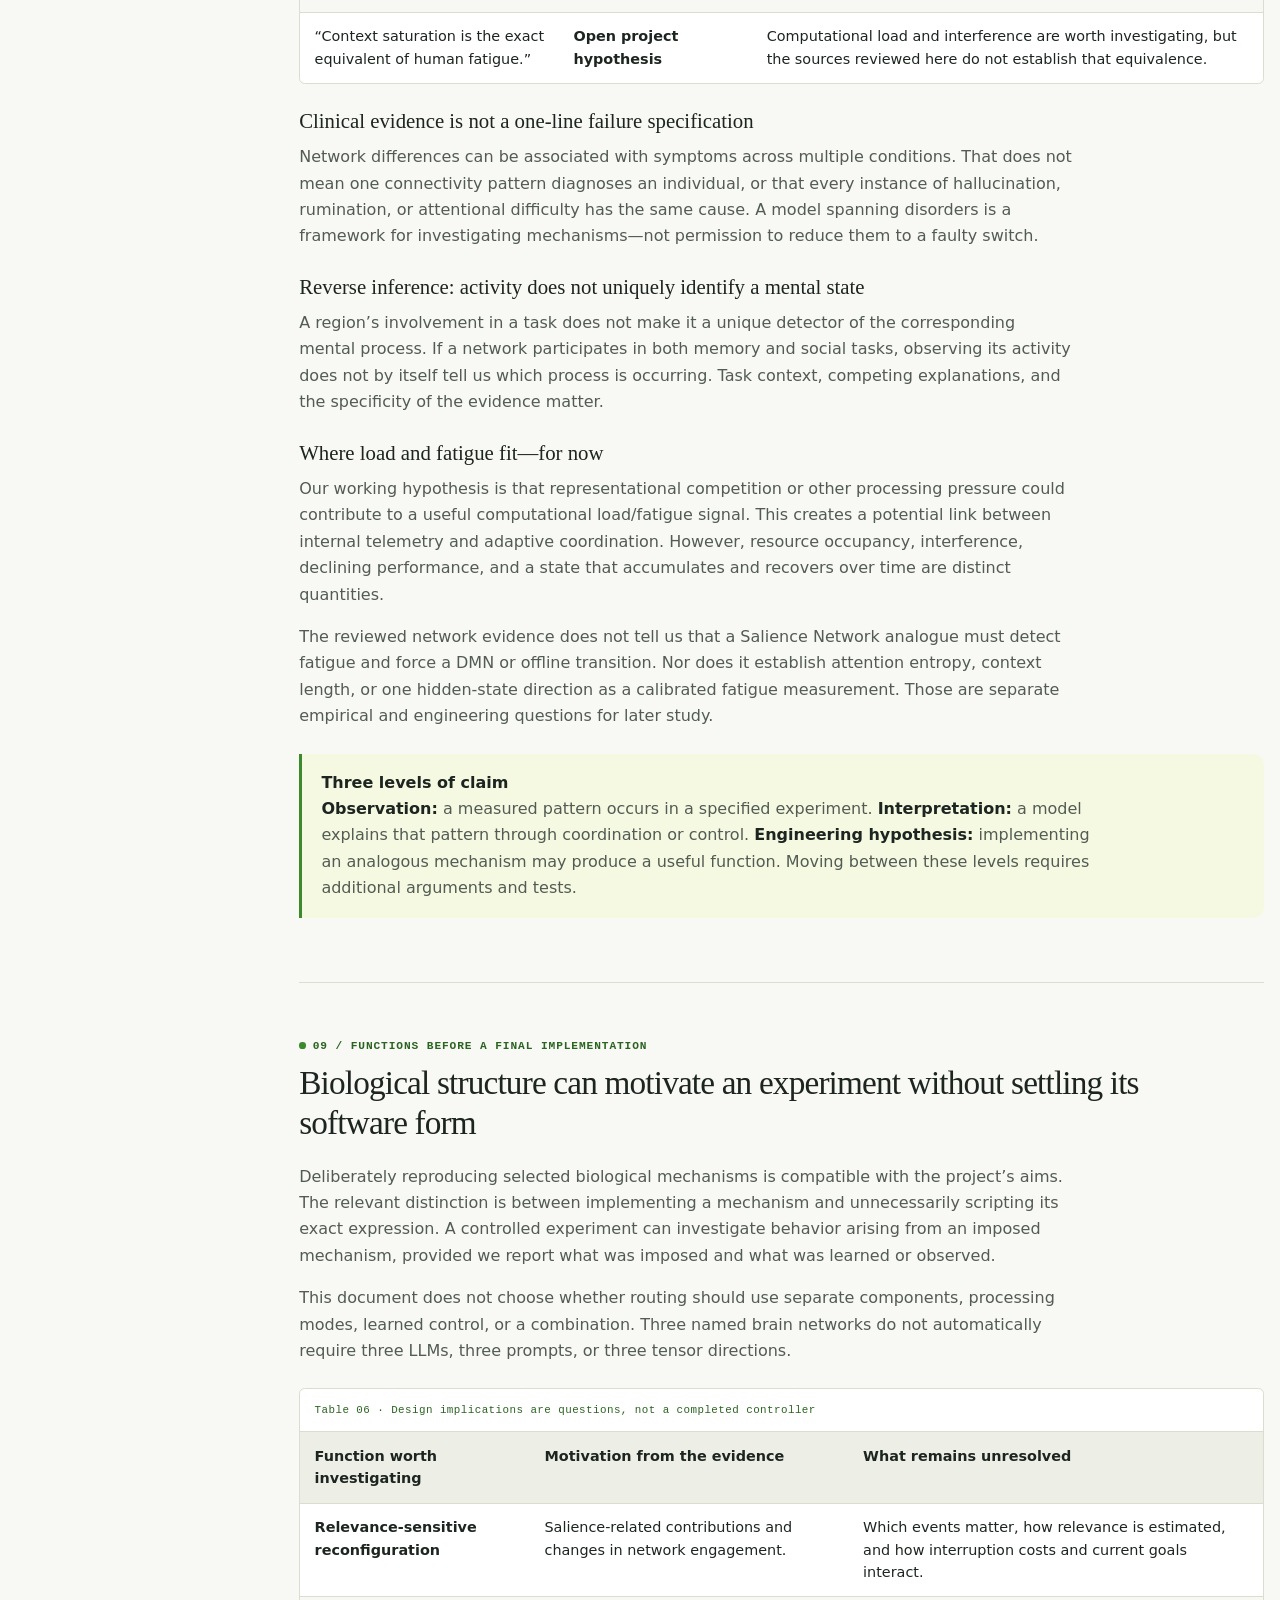
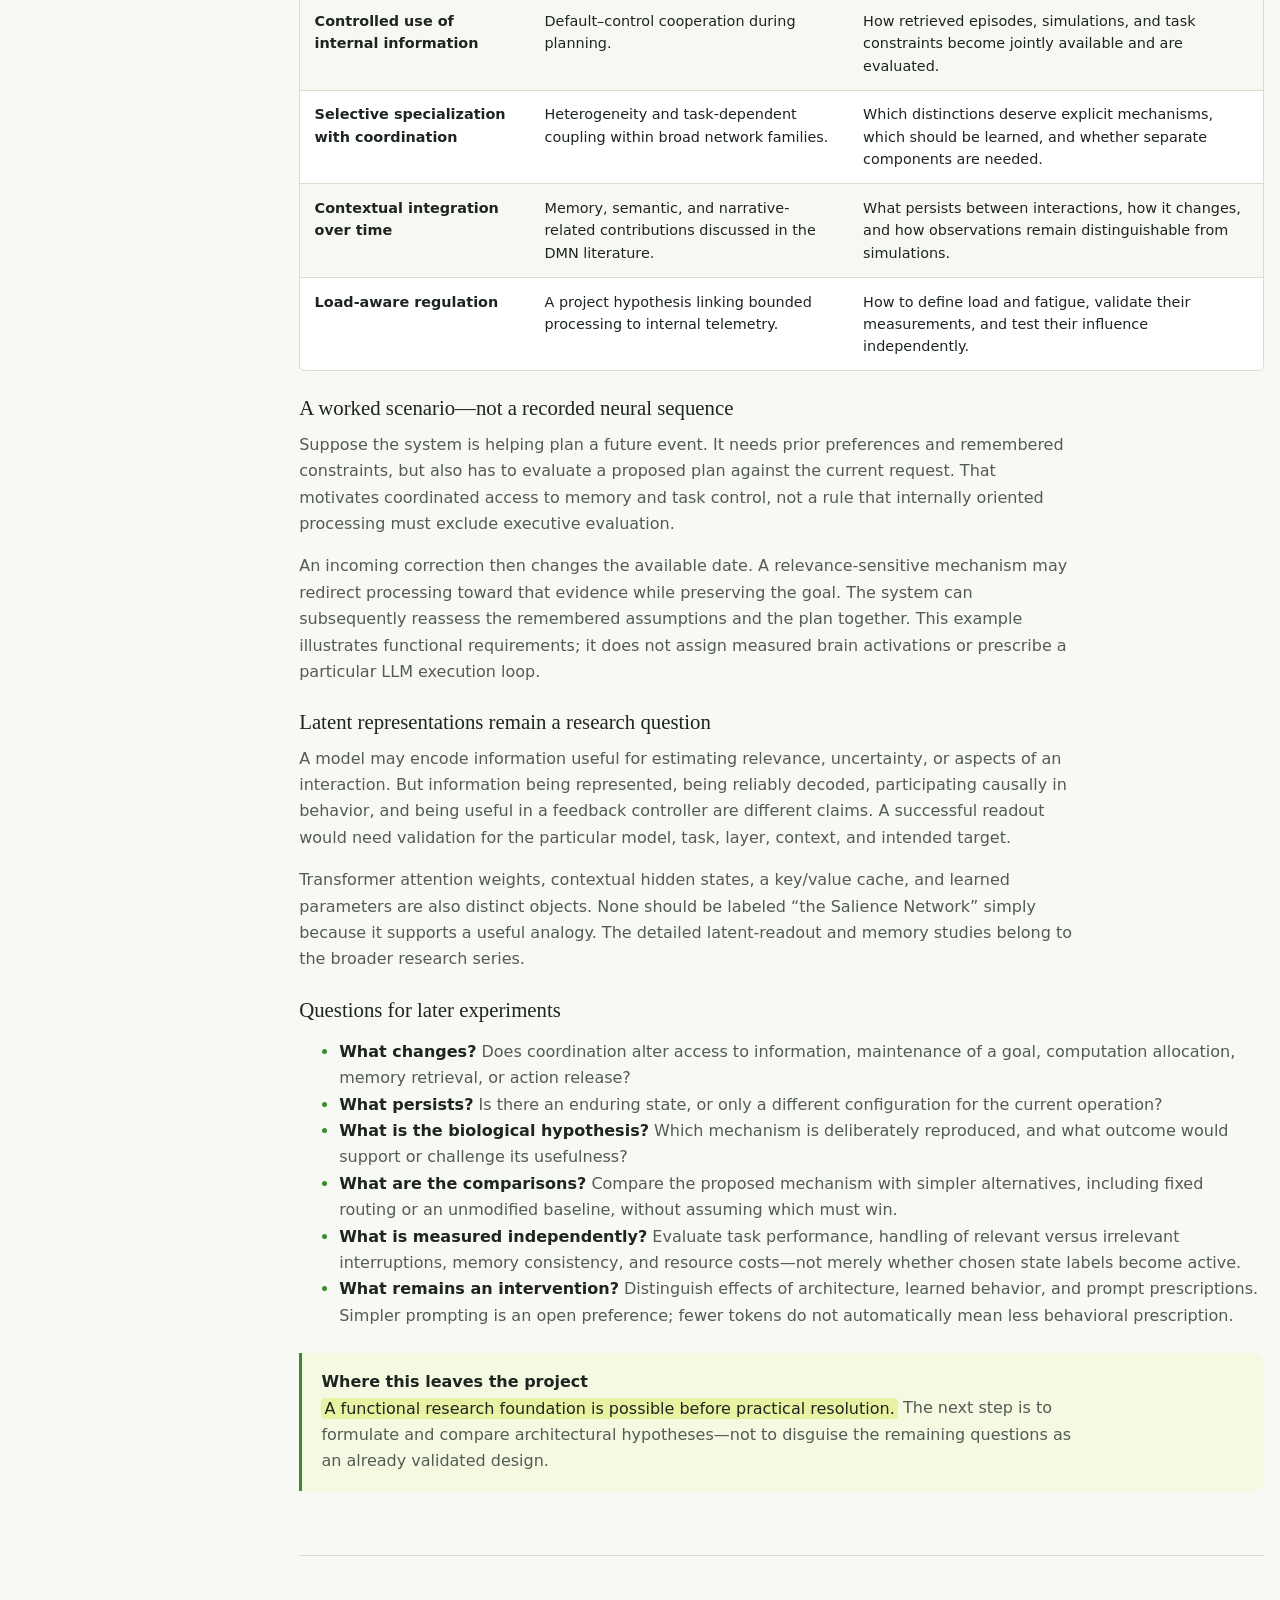
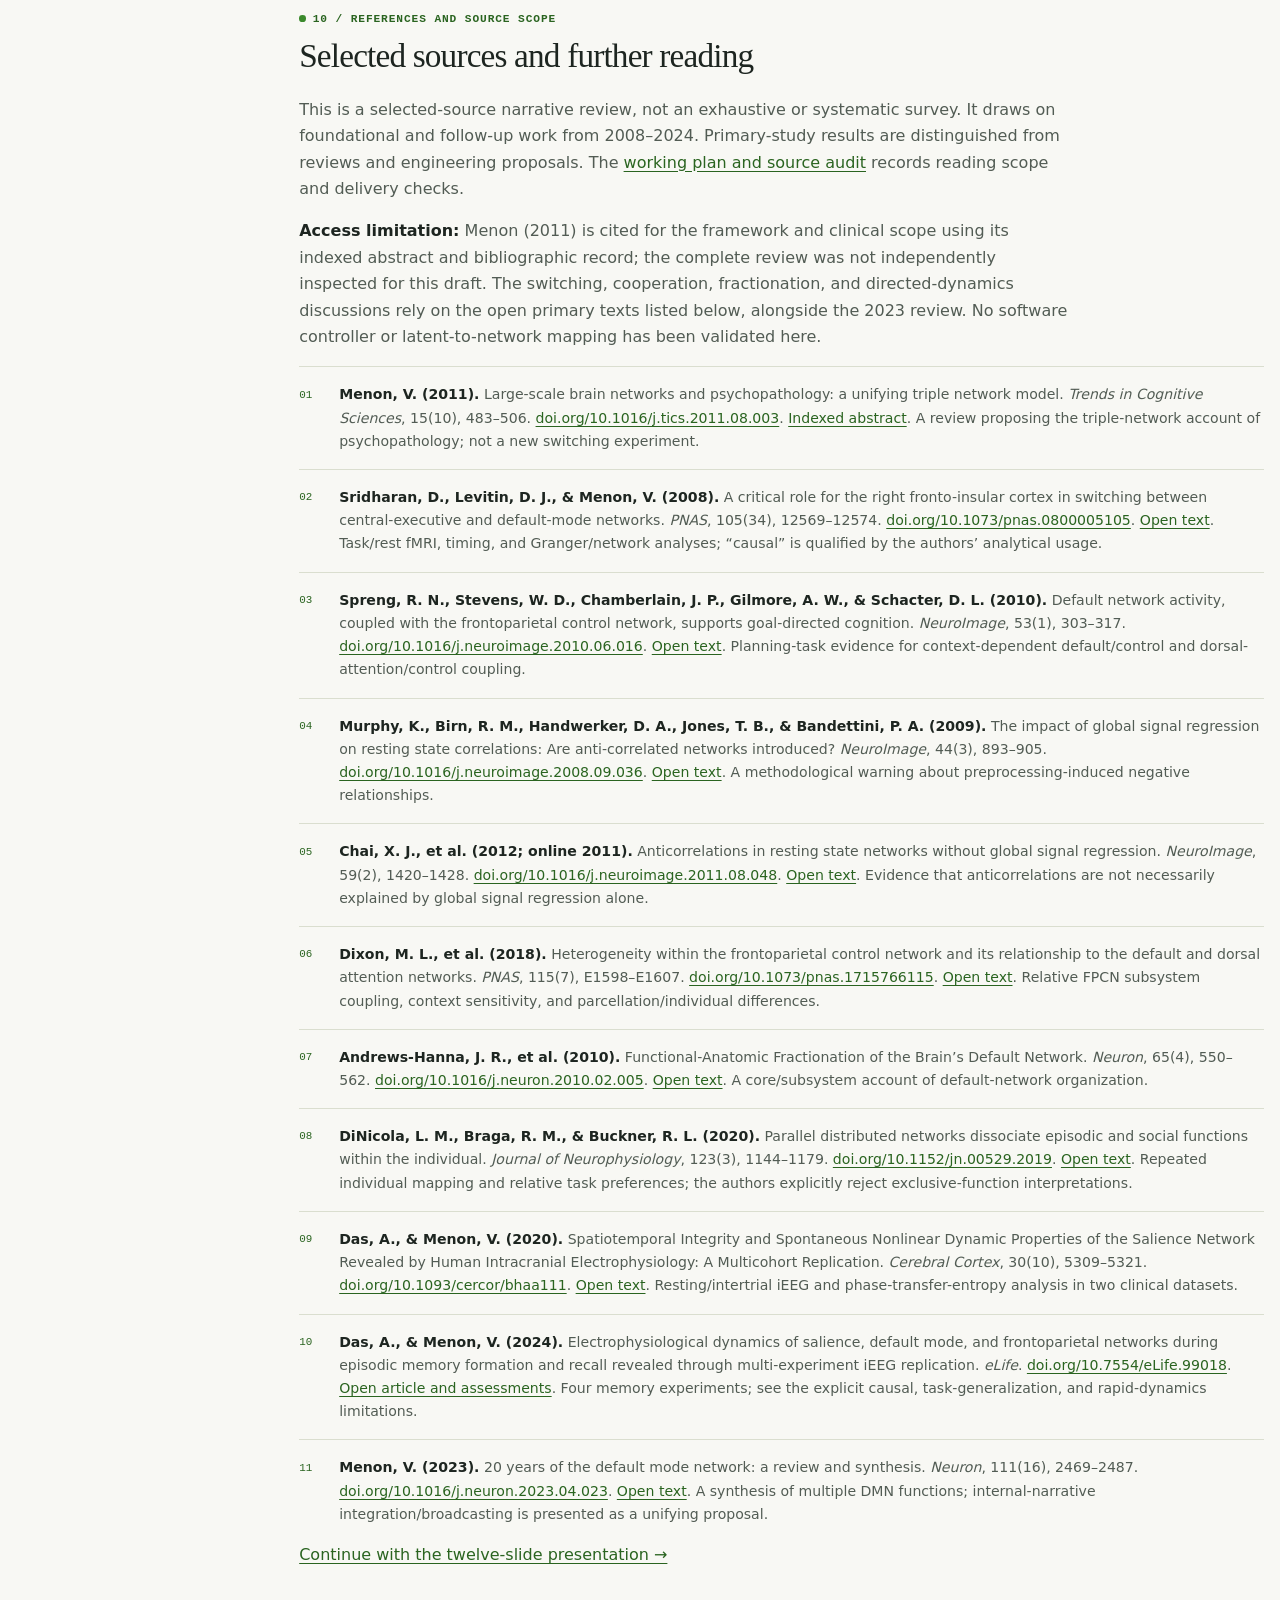
<file: docs/research/cognitive-routing-research-document.html>
<!doctype html>
<html lang="en" data-io-theme="v2">
<head>
  <meta charset="utf-8">
  <meta name="viewport" content="width=device-width, initial-scale=1">
  <meta name="description" content="A guided research review of cognitive routing, the triple-network model, default–control cooperation, network subdivisions, and the limits of translating brain networks into a computational architecture.">
  <title>Cognitive Routing and Attention · IO Research</title>
  <link rel="stylesheet" href="../assets/io-design-system.css">
  <link rel="stylesheet" href="../assets/io-research.css">
  <link rel="stylesheet" href="../assets/io-diagrams.css">
  <link rel="stylesheet" href="../assets/io-theme-v2.css">
  <script src="../assets/io-research.js" defer></script>
</head>
<body class="io-document io-research" id="top">
  <a class="skip-link" href="#main-content">Skip to main content</a>
  <div class="container">
    <header>
      <span class="badge">Research &amp; Learning · Cognitive Systems</span>
      <h1>Cognitive routing and attention</h1>
      <p class="subtitle">Networks, coordination, and architectural implications: how perception, memory, and goal-directed control compete and cooperate—and what that evidence does not yet tell us about building a cognitive system.</p>
      <p class="document-meta">Research draft · 10 sections · Selected evidence, 2008–2024 · Implementation open</p>
      <p><a href="cognitive-routing-presentation-deck.html">Open the companion presentation →</a> · <a href="../index.html">Research index →</a></p>
    </header>

    <div class="research-layout">
      <nav class="research-index" aria-label="Table of contents">
        <details open>
          <summary>In this document <span class="index-toggle" aria-hidden="true"></span></summary>
          <ol>
            <li><a href="#coordination-problem"><span class="index-number" aria-hidden="true">01</span><span>The coordination problem</span></a></li>
            <li><a href="#reading-network-evidence"><span class="index-number" aria-hidden="true">02</span><span>Reading network evidence</span></a></li>
            <li><a href="#triple-network-model"><span class="index-number" aria-hidden="true">03</span><span>Three networks &amp; switching</span></a></li>
            <li><a href="#competition-and-cooperation"><span class="index-number" aria-hidden="true">04</span><span>Competition &amp; cooperation</span></a></li>
            <li><a href="#network-fractionation"><span class="index-number" aria-hidden="true">05</span><span>Networks within networks</span></a></li>
            <li><a href="#temporal-and-directed-evidence"><span class="index-number" aria-hidden="true">06</span><span>Timing &amp; directed influence</span></a></li>
            <li><a href="#default-network-meaning"><span class="index-number" aria-hidden="true">07</span><span>The DMN beyond “idling”</span></a></li>
            <li><a href="#claims-and-limits"><span class="index-number" aria-hidden="true">08</span><span>Claims, limits &amp; fatigue</span></a></li>
            <li><a href="#architectural-implications"><span class="index-number" aria-hidden="true">09</span><span>Architectural questions</span></a></li>
            <li><a href="#bibliography"><span class="index-number" aria-hidden="true">10</span><span>Sources &amp; reading scope</span></a></li>
          </ol>
        </details>
      </nav>

      <main id="main-content">
        <section id="coordination-problem">
          <span class="section-label">01 / Orientation</span>
          <h2>Thinking requires coordination, not just processing power</h2>
          <p>Imagine preparing what to say in a difficult conversation. You retrieve earlier exchanges, infer what the other person might mean, and check a possible response against your current goal. Then an unexpected correction arrives. You must attend to it without losing the goal or treating your own imagined answer as something the other person actually said.</p>
          <p>This is a coordination problem. Different information must become available at different moments; some representations must remain stable while others change. Attention is part of that problem, but it is not the whole of it. Memory retrieval, evaluating alternatives, maintaining goals, and deciding what deserves interruption also matter.</p>
          <p>In this document, <strong>cognitive routing</strong> is a functional shorthand for this context-sensitive coordination. It is not a claim that the brain contains a literal software router or that every mental process passes through one central switch.</p>
          <aside class="callout">
            <strong>The central idea</strong>
            <p><mark>Control can coordinate internally generated information as well as external input.</mark> Goal-directed thinking is not synonymous with looking outward, and internally focused thought is not necessarily uncontrolled.</p>
          </aside>
          <h3>What this deep dive is—and is not</h3>
          <p>This is a standalone learning-oriented review of selected network-neuroscience evidence. It explains the triple-network framework, cooperation and competition, subdivisions, and temporal studies before considering their relevance to a future computational architecture. It is not an exhaustive systematic review, a theory of all attention or consciousness, a diagnostic guide, or an implemented cognitive controller.</p>
          <p>The biological mechanisms are legitimate objects of future replication. However, a neural observation, an explanatory model, and a proposed software counterpart are different claims. We keep them separate rather than requiring an engineering solution before documenting the science.</p>
          <p><strong>Suggested route:</strong> read Sections 2–4 for the foundations, Sections 5–7 for the richer network picture, and Sections 8–9 for interpretation and design questions. The <a href="emotions-research-document.html">emotions research document</a> is a related study, not a prerequisite.</p>
        </section>

        <section id="reading-network-evidence">
          <span class="section-label">02 / Measurement before metaphor</span>
          <h2>What does a brain network measurement actually tell us?</h2>
          <p>A <strong>large-scale functional network</strong> is a distributed set of brain regions whose measured activity has a related pattern under a particular analysis. “Distributed” matters: a network is not one anatomical spot. “Functional” matters too: statistical association is not the same thing as a demonstrated direct anatomical connection.</p>
          <div class="table-container" role="region" aria-label="Network measurement terms, horizontally scrollable" tabindex="0">
            <table>
              <caption>Table 01 · Terms used throughout this document</caption>
              <thead><tr><th scope="col">Term</th><th scope="col">What it describes</th><th scope="col">What it does not establish alone</th></tr></thead>
              <tbody>
                <tr><td><strong>fMRI / BOLD</strong></td><td>Functional magnetic resonance imaging often measures a blood-oxygen-level-dependent signal associated with neural activity.</td><td>A direct recording of individual neurons, or a millisecond-by-millisecond account of their interactions.</td></tr>
                <tr><td><strong>Activation / deactivation</strong></td><td>A measured increase or decrease relative to a specified comparison or baseline.</td><td>That a region is absolutely “on” or “off,” or has stopped contributing to cognition.</td></tr>
                <tr><td><strong>Functional connectivity</strong></td><td>Statistical dependence between activity measurements; correlation is one common measure.</td><td>A direct connection, a message being transmitted, or a causal direction.</td></tr>
                <tr><td><strong>Coactivation / coupling</strong></td><td>Regions are jointly engaged, or their measured activity varies together. The exact analysis must be specified.</td><td>That they perform the same operation or that coactivation alone demonstrates communication.</td></tr>
                <tr><td><strong>Anticorrelation</strong></td><td>Measurements tend to vary in opposite directions over the analyzed interval.</td><td>A permanent mutual-exclusion rule or a direct inhibitory synapse between whole networks.</td></tr>
                <tr><td><strong>Parcellation</strong></td><td>A method for dividing brain data into regions or networks.</td><td>A unique, final inventory of sharply bounded cognitive modules.</td></tr>
                <tr><td><strong>iEEG</strong></td><td>Intracranial electroencephalography: electrical recordings from implanted electrodes.</td><td>Complete brain coverage or measurements from an unrestricted healthy-population sample.</td></tr>
              </tbody>
            </table>
          </div>
          <h3>Correlation is a description of variation</h3>
          <p>If two regional signals rise and fall together, their correlation can be positive. If one tends to rise as the other falls, it can be negative. This describes the relationship between measurements—not what either signal “means.”</p>
          <figure class="formula-card">
            <figcaption id="correlation-label">Pearson correlation · one functional-connectivity measure <span class="equation-number">(01)</span></figcaption>
            <div class="equation-scroll" role="region" aria-labelledby="correlation-label" tabindex="0">
              <math xmlns="http://www.w3.org/1998/Math/MathML" display="block">
                <msub><mi>r</mi><mrow><mi>x</mi><mi>y</mi></mrow></msub><mo>=</mo>
                <mfrac><mrow><mi mathvariant="normal">cov</mi><mo>(</mo><mi>x</mi><mo>,</mo><mi>y</mi><mo>)</mo></mrow><mrow><msub><mi>σ</mi><mi>x</mi></msub><msub><mi>σ</mi><mi>y</mi></msub></mrow></mfrac>
              </math>
            </div>
            <dl class="symbol-key">
              <div><dt><em>x, y</em></dt><dd>Two measured time series, such as regional BOLD signals.</dd></div>
              <div><dt>cov</dt><dd>Their covariance: how their deviations vary together.</dd></div>
              <div><dt><em>σ</em></dt><dd>Each signal’s standard deviation; both must be nonzero.</dd></div>
              <div><dt><em>r</em></dt><dd>Linear association over the analyzed observations, from −1 to +1.</dd></div>
            </dl>
          </figure>
          <p>A correlation does not identify which region influences the other; a common input can affect both. Zero correlation also does not prove independence. Network findings depend on the task, baseline, recording method, time window, and preprocessing.</p>
          <h3>Why preprocessing matters without making all anticorrelation an artifact</h3>
          <p><a href="#ref-murphy-2009">Murphy et al. (2009)</a> showed that regressing out a whole-brain global signal can introduce or alter negative correlations. That is a warning about interpreting a processing pipeline, not a reason to dismiss every negative relationship. <a href="#ref-chai-2012">Chai et al. (2012; online 2011)</a> also observed anticorrelations using a component-based noise-correction method without global signal regression.</p>
          <p>The appropriate conclusion is conditional: examine how a result was obtained. Do not equate “negative correlation” with either a universal neural inhibition mechanism or a universally meaningless artifact.</p>
        </section>

        <section id="triple-network-model">
          <span class="section-label">03 / The framework and its origins</span>
          <h2>Three network families, not three isolated processors</h2>
          <p><a href="#ref-menon-2011">Menon’s 2011 triple-network review</a> organized a broad account of psychopathology around the salience, default-mode, and central-executive networks. It emphasized abnormal salience mapping and difficulties accessing, engaging, and disengaging large-scale networks. It was a synthesis and proposed framework—not a new experiment proving a single cause for every disorder.</p>
          <div class="table-container" role="region" aria-label="Triple-network roles and anatomical anchors, horizontally scrollable" tabindex="0">
            <table>
              <caption>Table 02 · A useful orientation, not an exhaustive anatomy or fixed job description</caption>
              <thead><tr><th scope="col">Network</th><th scope="col">Selected anchors</th><th scope="col">Commonly associated contributions</th><th scope="col">Avoid this shortcut</th></tr></thead>
              <tbody>
                <tr><td><strong>Default-mode network · DMN</strong></td><td>Medial prefrontal cortex; posterior cingulate/precuneus; lateral parietal and temporal regions, with memory-system interactions.</td><td>Autobiographical and episodic processing, self-related judgments, social inference, semantic/contextual integration.</td><td>“An idle processor that switches on only when nothing is happening.”</td></tr>
                <tr><td><strong>Central-executive / frontoparietal control networks · CEN, FPN, FPCN</strong></td><td>Lateral prefrontal and posterior parietal regions; precise membership depends on the network definition.</td><td>Maintaining and manipulating task information, organizing plans, and flexibly regulating processing.</td><td>“The external-world network, incapable of controlling internal thought.”</td></tr>
                <tr><td><strong>Salience network · SN</strong></td><td>Anterior insula and dorsal anterior cingulate cortex, with broader cortical/subcortical interactions.</td><td>Processing behaviorally relevant events and contributing to changes in engagement, attention, and control.</td><td>“A solitary executive that routes every thought through one compulsory switch.”</td></tr>
              </tbody>
            </table>
          </div>
          <p><strong>Anatomical vocabulary:</strong> “medial” means toward the midline; “lateral” means toward the side; “prefrontal” refers to frontal association cortex; “parietal” refers to a region farther back. These names locate structures—they do not, by themselves, specify an algorithm.</p>
          <p><strong>Naming caution.</strong> CEN, FPN, and FPCN are related terms, but not guaranteed to designate identical regions in every paper. Likewise, salience and cingulo-opercular systems overlap in some descriptions but should not be silently treated as identical. The <strong>dorsal attention network (DAN)</strong>, introduced below, is another relevant system, not simply another name for executive control.</p>
          <h3>The switching hypothesis: what the 2008 study contributed</h3>
          <p>The switching account predates the 2011 review. <a href="#ref-sridharan-2008">Sridharan, Levitin, and Menon (2008)</a> investigated an auditory event-segmentation task, a visual oddball task, and task-free resting-state data. In the auditory task, salient boundaries in music were associated with CEN/SN activation and DMN deactivation.</p>
          <p>The researchers combined response-timing analyses with Granger-causality analysis. The right fronto-insular cortex—a region including anterior insular and adjoining frontal cortex—emerged as an outflow hub in their modeled network. The authors interpreted the pattern as evidence for a role in initiating changes in network engagement.</p>
          <p>This is an important mechanistic hypothesis: detecting a relevant event can help reorganize processing. But “causal” in that paper is explicitly used in the sense supported by its timing and Granger/network analyses. The experiment did not directly stimulate or selectively disable the proposed hub.</p>
          <aside class="callout">
            <strong>Keep the useful idea; do not literalize the metaphor</strong>
            <p>A “seesaw” describes some observed patterns of opposing task-related activity. A “switch” describes a proposed coordinating role. Neither establishes a binary controller that always turns one entire network off before another can work.</p>
          </aside>
        </section>

        <section id="competition-and-cooperation">
          <span class="section-label">04 / Control can face inward</span>
          <h2>External attention and goal-directed thought are not the same axis</h2>
          <p>A demanding visual task and careful autobiographical planning both require control. But they do not require the same information. The first emphasizes perceptual structure; the second depends on remembered experience, personally relevant knowledge, and imagined outcomes.</p>
          <p><a href="#ref-spreng-2010">Spreng et al. (2010)</a> directly examined this distinction in 20 adults. Participants performed an autobiographical planning task and a visuospatial Tower of London task. Both involved mentally organizing steps toward a goal. The study measured task-related activity and functional coupling, rather than assigning each person to an assumed cognitive “mode.”</p>
          <p>Autobiographical planning engaged the default network together with frontoparietal control regions. Visuospatial planning engaged dorsal-attention and control regions. Several analyses supported task-dependent differences in coupling. This is evidence that control can work with internally oriented representations—not only suppress them.</p>
          <figure class="io-diagram" aria-labelledby="planning-diagram-caption">
            <figcaption id="planning-diagram-caption">Figure 01 · Two planning configurations, schematically summarized from Spreng et al. (2010)</figcaption>
            <div class="diagram-comparison">
              <div class="diagram-case">
                <p class="diagram-label">Autobiographical planning</p>
                <div class="diagram-route"><span class="diagram-node">Default network</span><span class="diagram-connector" role="img" aria-label="functionally coupled with">↔</span><span class="diagram-node">Control network</span></div>
                <p class="diagram-note">Organize remembered and imagined information toward a personal goal.</p>
              </div>
              <div class="diagram-case">
                <p class="diagram-label">Visuospatial planning</p>
                <div class="diagram-route"><span class="diagram-node">Dorsal attention network</span><span class="diagram-connector" role="img" aria-label="functionally coupled with">↔</span><span class="diagram-node">Control network</span></div>
                <p class="diagram-note">Organize visually presented information toward a puzzle’s goal.</p>
              </div>
            </div>
            <p class="diagram-note">Arrows summarize functional coupling in the reported task comparisons. They are not direct anatomical wires, causal-direction estimates, measured connection strengths, or mutually exclusive software states.</p>
          </figure>
          <h3>An important historical correction</h3>
          <p>This cooperation study was published in <strong>2010</strong>. It is therefore misleading to tell the history as “a universally accepted strict 2011 seesaw, followed years later by the discovery that cooperation is possible.” The switching and cooperation lines of research were already developing alongside one another.</p>
          <h3>What “cooperation” adds—and what it leaves open</h3>
          <p>Cooperation means that executive control and default-network contributions can be jointly relevant to a task. It does not prove that the DMN is always an idea generator and the CEN is always a critic. Those are useful possible descriptions of some operations, not permanent identities attached to whole networks.</p>
          <p>The study also does not imply that every form of internal thought is controlled. A spontaneous association, a carefully evaluated plan, and a task-irrelevant distraction can all involve internally generated information while differing in their relationship to the current goal.</p>
        </section>

        <section id="network-fractionation">
          <span class="section-label">05 / Resolution and naming</span>
          <h2>A network label can hide important internal differences</h2>
          <p><strong>Fractionation</strong> means identifying distinguishable components within what was previously treated as one network. It does not necessarily mean discovering separate, encapsulated modules. A subdivision depends on spatial resolution, the analysis, task contrasts, and whether data are averaged across people.</p>
          <h3>Control-network heterogeneity</h3>
          <p><a href="#ref-dixon-2018">Dixon et al. (2018)</a> identified two frontoparietal control subsystems using connectivity analyses across four datasets and nine conditions. In that study, <strong>FPCN-A</strong> showed preferential coupling with the default network, and <strong>FPCN-B</strong> with the dorsal attention network.</p>
          <p>The primary sample contained 24 participants, with additional datasets testing other tasks. The differentiation varied with context. The paper explicitly describes relative and flexible connectivity biases, not fixed absolute boundaries; some FPCN-B regions coupled positively with both default and dorsal-attention regions in some contexts.</p>
          <h3>Default-network fractionation: two different approaches</h3>
          <p><a href="#ref-andrews-hanna-2010">Andrews-Hanna et al. (2010)</a> described a midline core and two subsystems: one associated with medial-temporal structures, and another with dorsal-medial prefrontal regions. Their functional analyses distinguished mnemonic scene construction, mental-state/self-related processing, and personally significant evaluation. These were not three universal software services.</p>
          <p>A later within-individual study by <a href="#ref-dinicola-2020">DiNicola, Braga, and Buckner (2020)</a> found neighboring, interdigitated default-network systems: a parahippocampal-linked <strong>network A</strong> preferentially recruited by episodic-projection contrasts, and a temporoparietal-junction-linked <strong>network B</strong> preferentially recruited by theory-of-mind contrasts.</p>
          <p>That study used three independent samples of six people, each scanned four times. Repeated individual mapping helped resolve distinctions blurred by group averaging. Importantly, the dissociation extended into midline regions previously described as shared hubs, illustrating why the different accounts should not simply be joined together.</p>
          <div class="table-container" role="region" aria-label="Different network subdivision schemes, horizontally scrollable" tabindex="0">
            <table>
              <caption>Table 03 · Similar letters do not imply identical networks</caption>
              <thead><tr><th scope="col">Study / scheme</th><th scope="col">What is subdivided?</th><th scope="col">Reported distinction</th><th scope="col">Boundary on interpretation</th></tr></thead>
              <tbody>
                <tr><td>Andrews-Hanna et al. · 2010</td><td>Default network</td><td>Midline core; medial-temporal and dorsal-medial prefrontal subsystems.</td><td>One functional-anatomical account; do not automatically add its core to every later A/B map.</td></tr>
                <tr><td>Dixon et al. · 2018</td><td>Frontoparietal control network</td><td>FPCN-A biased toward default-network coupling; FPCN-B toward dorsal attention.</td><td>Relative, context-sensitive preferences—not “internal-only” and “external-only” processors.</td></tr>
                <tr><td>DiNicola et al. · 2020</td><td>Parallel networks within the canonical default-network territory</td><td>Network A: episodic-projection preference; network B: theory-of-mind preference.</td><td>Task contrasts and individual maps; not exclusive functions or proof of a universal core-plus-A-plus-B inventory.</td></tr>
              </tbody>
            </table>
          </div>
          <p>The 2020 paper explicitly cautions against concluding that remembering uses only A or theory of mind only B. Its task contrasts sampled particular processes; less constrained behavior could engage both. Individual maps also varied in how clearly the networks separated.</p>
          <aside class="callout"><strong>A practical reading rule</strong><p>Whenever a paper uses “A,” “B,” “core,” or “executive,” ask <em>which network definition, which participants, and which measurement?</em> Do not combine labels from different papers into a single canonical brain-state schema.</p></aside>
        </section>

        <section id="temporal-and-directed-evidence">
          <span class="section-label">06 / From slow signals to electrical recordings</span>
          <h2>Better temporal access strengthens the question—not every conclusion</h2>
          <p>fMRI is valuable for mapping distributed systems, but BOLD is an indirect, temporally blurred signal. Intracranial recordings offer much finer temporal access to electrical activity. They also introduce different constraints: recordings come from clinical settings, and electrode placement is driven by medical needs rather than complete experimental coverage.</p>
          <h3>What the 2020 and 2024 studies actually examined</h3>
          <div class="table-container" role="region" aria-label="Intracranial study scope and limitations, horizontally scrollable" tabindex="0">
            <table>
              <caption>Table 04 · Distinguish resting dynamics from task-related interactions</caption>
              <thead><tr><th scope="col">Study</th><th scope="col">Data and question</th><th scope="col">Main relevant finding</th><th scope="col">Limit</th></tr></thead>
              <tbody>
                <tr><td><a href="#ref-das-2020">Das &amp; Menon · 2020</a></td><td>Two clinical iEEG datasets: eyes-closed resting wakefulness and task-free intertrial intervals.</td><td>SN electrodes showed stronger net directed outflow relative to sampled DMN/FPN electrodes, alongside distinctive temporal dynamics.</td><td>Not a direct comparison of external encoding and internal recall; resting/intertrial conditions are not identical.</td></tr>
                <tr><td><a href="#ref-das-2024">Das &amp; Menon · 2024</a></td><td>Recordings from 177 participants across four verbal/spatial episodic-memory experiments, with encoding and recall.</td><td>Anterior-insula-directed influence toward sampled DMN/FPN nodes during both encoding and recall; task effects relative to resting baseline.</td><td>Memory-task evidence, not every kind of cognition. Available electrode coverage constrains each comparison.</td></tr>
              </tbody>
            </table>
          </div>
          <p>Both studies use <strong>phase transfer entropy (PTE)</strong>, a measure of directed statistical dependence in signal phase. Roughly, it asks whether the past of one signal adds information about the future of another beyond what the target’s own past provides. An <strong>outflow hub</strong> has more estimated outgoing than incoming influence within the sampled network and chosen analysis.</p>
          <h3>Directionality is not the same experiment as perturbation</h3>
          <p>PTE and Granger analyses are informative ways to investigate directed interactions. But they remain dependent on the signals sampled, the model or estimator, time windows, and unobserved influences. They do not, alone, establish the result of deliberately altering a particular brain region.</p>
          <p>The 2024 paper explicitly calls for direct manipulations to establish definitive causal relationships. It also states that PTE cannot reliably capture rapid shifts in network dynamics. Thus, “millisecond-resolution recording” should not become “we have proved a continuous millisecond-by-millisecond router.”</p>
          <p>This is not a claim that all evidence is merely correlational in the same sense. <a href="#ref-menon-2023">Menon’s 2023 review</a> also discusses lesion and rodent optogenetic evidence, including anterior-insula stimulation and suppression of putative default-network regions. Such perturbations address different causal questions and have their own species, targeting, and translation limits.</p>
          <h3>Local activity and cross-network influence are different measurements</h3>
          <p>The 2024 study reported posterior cingulate/precuneus high-gamma suppression during encoding, but not recall, while directed anterior-insula interactions were present in both phases. A change in local activity need not mean an entire network stops participating in communication.</p>
          <p>Similarly, the 2020 resting-iEEG study did not find consistent negative SN/FPN–DMN correlations in the measured signals. This does not erase BOLD findings: signal type and context differ. It is another reason not to turn an anticorrelation observation into a universal architectural law.</p>
        </section>

        <section id="default-network-meaning">
          <span class="section-label">07 / Beyond the “idle brain”</span>
          <h2>The DMN contributes to making information meaningful</h2>
          <p>“Default” is a historical label, not a complete functional explanation. <a href="#ref-menon-2023">Menon’s 2023 review</a> synthesizes evidence across self-related judgments, social cognition, episodic/autobiographical memory, language and semantic processing, and mind wandering.</p>
          <p>These domains share an important challenge: current information has to be understood in relation to knowledge, experience, people, and context. The same sentence can require more than perceptual decoding. Understanding “I cannot do that again” may require remembering an earlier event and inferring whose perspective matters.</p>
          <h3>Internal and external are orientations, not sealed containers</h3>
          <p>Listening to a story is externally driven, but comprehension draws on semantic knowledge and models of events and people. Planning is internally oriented, but may be triggered by a visible question and constrained by current facts. The useful distinction concerns information and task demands—not a total separation between the world and the mind.</p>
          <h3>The internal-narrative proposal</h3>
          <p>Menon proposes that the DMN integrates and broadcasts memory, language, and semantic representations to sustain an internal narrative. This is a unifying interpretation of multiple findings. It should be distinguished from the underlying task evidence: it is not proof that every DMN operation is narrative, that narration is always verbal, or that an artificial system must implement an inner monologue.</p>
          <h3>Shared responses are not automatically shared beliefs</h3>
          <p>The review discusses synchronization of activity between people processing shared narratives and links with comprehension and social relationships. Such findings concern similarity or temporal relationships in measured responses. They do not establish that meaningful conversation always phase-locks two minds, that the people agree, or that their shared interpretation is true.</p>
          <p>For the proposed architecture, contextual integration is an important function to investigate. “A module containing the self” is a much stronger and currently unjustified implementation claim. The DMN literature does not specify a unique software identity component.</p>
        </section>

        <section id="claims-and-limits">
          <span class="section-label">08 / What the shorthand leaves out</span>
          <h2>Useful models become misleading when their scope disappears</h2>
          <div class="table-container" role="region" aria-label="Common cognitive-routing claims and evidence checks, horizontally scrollable" tabindex="0">
            <table>
              <caption>Table 05 · Claim checks that change the interpretation</caption>
              <thead><tr><th scope="col">Shortcut</th><th scope="col">Assessment</th><th scope="col">More defensible statement</th></tr></thead>
              <tbody>
                <tr><td>“CEN is external; DMN is internal; only one can work.”</td><td><strong>Too rigid</strong></td><td>Control can coordinate default-network processing during internally oriented goals. Task-dependent cooperation was demonstrated by <a href="#ref-spreng-2010">Spreng et al. (2010)</a>.</td></tr>
                <tr><td>“Cooperation was discovered only after the 2011 model.”</td><td><strong>Chronology is wrong</strong></td><td>The 2010 planning study predates the 2011 review. Different research questions developed in parallel.</td></tr>
                <tr><td>“FPCN-B is strictly anticorrelated with the DMN.”</td><td><strong>Overgeneralized</strong></td><td><a href="#ref-dixon-2018">Dixon et al.</a> report relative, flexible preferences and positive coupling of some FPCN-B nodes with both systems in some contexts.</td></tr>
                <tr><td>“All A/B/core labels belong to one upgraded atlas.”</td><td><strong>Not established</strong></td><td>The studies subdivide different networks using different methods. Their anatomical and functional schemes must be kept distinct.</td></tr>
                <tr><td>“PTE proves a continuously operating causal switch.”</td><td><strong>Too strong</strong></td><td>Directed dependence supports mechanistic hypotheses. The <a href="#ref-das-2024">2024 study</a> explicitly identifies causal and rapid-dynamics limitations.</td></tr>
                <tr><td>“DMN activity leaking outward explains psychiatric disorders.”</td><td><strong>Not a universal causal rule</strong></td><td>The <a href="#ref-menon-2011">triple-network framework</a> organizes hypotheses about network dysfunction; it is not a diagnosis or a single proven cause.</td></tr>
                <tr><td>“Context saturation is the exact equivalent of human fatigue.”</td><td><strong>Open project hypothesis</strong></td><td>Computational load and interference are worth investigating, but the sources reviewed here do not establish that equivalence.</td></tr>
              </tbody>
            </table>
          </div>
          <h3>Clinical evidence is not a one-line failure specification</h3>
          <p>Network differences can be associated with symptoms across multiple conditions. That does not mean one connectivity pattern diagnoses an individual, or that every instance of hallucination, rumination, or attentional difficulty has the same cause. A model spanning disorders is a framework for investigating mechanisms—not permission to reduce them to a faulty switch.</p>
          <h3>Reverse inference: activity does not uniquely identify a mental state</h3>
          <p>A region’s involvement in a task does not make it a unique detector of the corresponding mental process. If a network participates in both memory and social tasks, observing its activity does not by itself tell us which process is occurring. Task context, competing explanations, and the specificity of the evidence matter.</p>
          <h3>Where load and fatigue fit—for now</h3>
          <p>Our working hypothesis is that representational competition or other processing pressure could contribute to a useful computational load/fatigue signal. This creates a potential link between internal telemetry and adaptive coordination. However, resource occupancy, interference, declining performance, and a state that accumulates and recovers over time are distinct quantities.</p>
          <p>The reviewed network evidence does not tell us that a Salience Network analogue must detect fatigue and force a DMN or offline transition. Nor does it establish attention entropy, context length, or one hidden-state direction as a calibrated fatigue measurement. Those are separate empirical and engineering questions for later study.</p>
          <aside class="callout"><strong>Three levels of claim</strong><p><strong>Observation:</strong> a measured pattern occurs in a specified experiment. <strong>Interpretation:</strong> a model explains that pattern through coordination or control. <strong>Engineering hypothesis:</strong> implementing an analogous mechanism may produce a useful function. Moving between these levels requires additional arguments and tests.</p></aside>
        </section>

        <section id="architectural-implications">
          <span class="section-label">09 / Functions before a final implementation</span>
          <h2>Biological structure can motivate an experiment without settling its software form</h2>
          <p>Deliberately reproducing selected biological mechanisms is compatible with the project’s aims. The relevant distinction is between implementing a mechanism and unnecessarily scripting its exact expression. A controlled experiment can investigate behavior arising from an imposed mechanism, provided we report what was imposed and what was learned or observed.</p>
          <p>This document does not choose whether routing should use separate components, processing modes, learned control, or a combination. Three named brain networks do not automatically require three LLMs, three prompts, or three tensor directions.</p>
          <div class="table-container" role="region" aria-label="Architectural functions and unresolved implementation questions, horizontally scrollable" tabindex="0">
            <table>
              <caption>Table 06 · Design implications are questions, not a completed controller</caption>
              <thead><tr><th scope="col">Function worth investigating</th><th scope="col">Motivation from the evidence</th><th scope="col">What remains unresolved</th></tr></thead>
              <tbody>
                <tr><td><strong>Relevance-sensitive reconfiguration</strong></td><td>Salience-related contributions and changes in network engagement.</td><td>Which events matter, how relevance is estimated, and how interruption costs and current goals interact.</td></tr>
                <tr><td><strong>Controlled use of internal information</strong></td><td>Default–control cooperation during planning.</td><td>How retrieved episodes, simulations, and task constraints become jointly available and are evaluated.</td></tr>
                <tr><td><strong>Selective specialization with coordination</strong></td><td>Heterogeneity and task-dependent coupling within broad network families.</td><td>Which distinctions deserve explicit mechanisms, which should be learned, and whether separate components are needed.</td></tr>
                <tr><td><strong>Contextual integration over time</strong></td><td>Memory, semantic, and narrative-related contributions discussed in the DMN literature.</td><td>What persists between interactions, how it changes, and how observations remain distinguishable from simulations.</td></tr>
                <tr><td><strong>Load-aware regulation</strong></td><td>A project hypothesis linking bounded processing to internal telemetry.</td><td>How to define load and fatigue, validate their measurements, and test their influence independently.</td></tr>
              </tbody>
            </table>
          </div>
          <h3>A worked scenario—not a recorded neural sequence</h3>
          <p>Suppose the system is helping plan a future event. It needs prior preferences and remembered constraints, but also has to evaluate a proposed plan against the current request. That motivates coordinated access to memory and task control, not a rule that internally oriented processing must exclude executive evaluation.</p>
          <p>An incoming correction then changes the available date. A relevance-sensitive mechanism may redirect processing toward that evidence while preserving the goal. The system can subsequently reassess the remembered assumptions and the plan together. This example illustrates functional requirements; it does not assign measured brain activations or prescribe a particular LLM execution loop.</p>
          <h3>Latent representations remain a research question</h3>
          <p>A model may encode information useful for estimating relevance, uncertainty, or aspects of an interaction. But information being represented, being reliably decoded, participating causally in behavior, and being useful in a feedback controller are different claims. A successful readout would need validation for the particular model, task, layer, context, and intended target.</p>
          <p>Transformer attention weights, contextual hidden states, a key/value cache, and learned parameters are also distinct objects. None should be labeled “the Salience Network” simply because it supports a useful analogy. The detailed latent-readout and memory studies belong to the broader research series.</p>
          <h3>Questions for later experiments</h3>
          <ul>
            <li><strong>What changes?</strong> Does coordination alter access to information, maintenance of a goal, computation allocation, memory retrieval, or action release?</li>
            <li><strong>What persists?</strong> Is there an enduring state, or only a different configuration for the current operation?</li>
            <li><strong>What is the biological hypothesis?</strong> Which mechanism is deliberately reproduced, and what outcome would support or challenge its usefulness?</li>
            <li><strong>What are the comparisons?</strong> Compare the proposed mechanism with simpler alternatives, including fixed routing or an unmodified baseline, without assuming which must win.</li>
            <li><strong>What is measured independently?</strong> Evaluate task performance, handling of relevant versus irrelevant interruptions, memory consistency, and resource costs—not merely whether chosen state labels become active.</li>
            <li><strong>What remains an intervention?</strong> Distinguish effects of architecture, learned behavior, and prompt prescriptions. Simpler prompting is an open preference; fewer tokens do not automatically mean less behavioral prescription.</li>
          </ul>
          <aside class="callout"><strong>Where this leaves the project</strong><p><mark>A functional research foundation is possible before practical resolution.</mark> The next step is to formulate and compare architectural hypotheses—not to disguise the remaining questions as an already validated design.</p></aside>
        </section>

        <section id="bibliography">
          <span class="section-label">10 / References and source scope</span>
          <h2>Selected sources and further reading</h2>
          <p>This is a selected-source narrative review, not an exhaustive or systematic survey. It draws on foundational and follow-up work from 2008–2024. Primary-study results are distinguished from reviews and engineering proposals. The <a href="https://github.com/duiliocirino/io/blob/main/docs/notes/cognitive-routing-plan.md">working plan and source audit</a> records reading scope and delivery checks.</p>
          <p><strong>Access limitation:</strong> Menon (2011) is cited for the framework and clinical scope using its indexed abstract and bibliographic record; the complete review was not independently inspected for this draft. The switching, cooperation, fractionation, and directed-dynamics discussions rely on the open primary texts listed below, alongside the 2023 review. No software controller or latent-to-network mapping has been validated here.</p>
          <ul class="citation-list">
            <li id="ref-menon-2011"><strong>Menon, V. (2011).</strong> Large-scale brain networks and psychopathology: a unifying triple network model. <em>Trends in Cognitive Sciences</em>, 15(10), 483–506. <a href="https://doi.org/10.1016/j.tics.2011.08.003">doi.org/10.1016/j.tics.2011.08.003</a>. <a href="https://europepmc.org/article/MED/21908230">Indexed abstract</a>. A review proposing the triple-network account of psychopathology; not a new switching experiment.</li>
            <li id="ref-sridharan-2008"><strong>Sridharan, D., Levitin, D. J., &amp; Menon, V. (2008).</strong> A critical role for the right fronto-insular cortex in switching between central-executive and default-mode networks. <em>PNAS</em>, 105(34), 12569–12574. <a href="https://doi.org/10.1073/pnas.0800005105">doi.org/10.1073/pnas.0800005105</a>. <a href="https://pmc.ncbi.nlm.nih.gov/articles/PMC2527952/">Open text</a>. Task/rest fMRI, timing, and Granger/network analyses; “causal” is qualified by the authors’ analytical usage.</li>
            <li id="ref-spreng-2010"><strong>Spreng, R. N., Stevens, W. D., Chamberlain, J. P., Gilmore, A. W., &amp; Schacter, D. L. (2010).</strong> Default network activity, coupled with the frontoparietal control network, supports goal-directed cognition. <em>NeuroImage</em>, 53(1), 303–317. <a href="https://doi.org/10.1016/j.neuroimage.2010.06.016">doi.org/10.1016/j.neuroimage.2010.06.016</a>. <a href="https://pmc.ncbi.nlm.nih.gov/articles/PMC2914129/">Open text</a>. Planning-task evidence for context-dependent default/control and dorsal-attention/control coupling.</li>
            <li id="ref-murphy-2009"><strong>Murphy, K., Birn, R. M., Handwerker, D. A., Jones, T. B., &amp; Bandettini, P. A. (2009).</strong> The impact of global signal regression on resting state correlations: Are anti-correlated networks introduced? <em>NeuroImage</em>, 44(3), 893–905. <a href="https://doi.org/10.1016/j.neuroimage.2008.09.036">doi.org/10.1016/j.neuroimage.2008.09.036</a>. <a href="https://pmc.ncbi.nlm.nih.gov/articles/PMC2750906/">Open text</a>. A methodological warning about preprocessing-induced negative relationships.</li>
            <li id="ref-chai-2012"><strong>Chai, X. J., et al. (2012; online 2011).</strong> Anticorrelations in resting state networks without global signal regression. <em>NeuroImage</em>, 59(2), 1420–1428. <a href="https://doi.org/10.1016/j.neuroimage.2011.08.048">doi.org/10.1016/j.neuroimage.2011.08.048</a>. <a href="https://pmc.ncbi.nlm.nih.gov/articles/PMC3230748/">Open text</a>. Evidence that anticorrelations are not necessarily explained by global signal regression alone.</li>
            <li id="ref-dixon-2018"><strong>Dixon, M. L., et al. (2018).</strong> Heterogeneity within the frontoparietal control network and its relationship to the default and dorsal attention networks. <em>PNAS</em>, 115(7), E1598–E1607. <a href="https://doi.org/10.1073/pnas.1715766115">doi.org/10.1073/pnas.1715766115</a>. <a href="https://pmc.ncbi.nlm.nih.gov/articles/PMC5816169/">Open text</a>. Relative FPCN subsystem coupling, context sensitivity, and parcellation/individual differences.</li>
            <li id="ref-andrews-hanna-2010"><strong>Andrews-Hanna, J. R., et al. (2010).</strong> Functional-Anatomic Fractionation of the Brain’s Default Network. <em>Neuron</em>, 65(4), 550–562. <a href="https://doi.org/10.1016/j.neuron.2010.02.005">doi.org/10.1016/j.neuron.2010.02.005</a>. <a href="https://pmc.ncbi.nlm.nih.gov/articles/PMC2848443/">Open text</a>. A core/subsystem account of default-network organization.</li>
            <li id="ref-dinicola-2020"><strong>DiNicola, L. M., Braga, R. M., &amp; Buckner, R. L. (2020).</strong> Parallel distributed networks dissociate episodic and social functions within the individual. <em>Journal of Neurophysiology</em>, 123(3), 1144–1179. <a href="https://doi.org/10.1152/jn.00529.2019">doi.org/10.1152/jn.00529.2019</a>. <a href="https://pmc.ncbi.nlm.nih.gov/articles/PMC7099479/">Open text</a>. Repeated individual mapping and relative task preferences; the authors explicitly reject exclusive-function interpretations.</li>
            <li id="ref-das-2020"><strong>Das, A., &amp; Menon, V. (2020).</strong> Spatiotemporal Integrity and Spontaneous Nonlinear Dynamic Properties of the Salience Network Revealed by Human Intracranial Electrophysiology: A Multicohort Replication. <em>Cerebral Cortex</em>, 30(10), 5309–5321. <a href="https://doi.org/10.1093/cercor/bhaa111">doi.org/10.1093/cercor/bhaa111</a>. <a href="https://pmc.ncbi.nlm.nih.gov/articles/PMC7566690/">Open text</a>. Resting/intertrial iEEG and phase-transfer-entropy analysis in two clinical datasets.</li>
            <li id="ref-das-2024"><strong>Das, A., &amp; Menon, V. (2024).</strong> Electrophysiological dynamics of salience, default mode, and frontoparietal networks during episodic memory formation and recall revealed through multi-experiment iEEG replication. <em>eLife</em>. <a href="https://doi.org/10.7554/eLife.99018">doi.org/10.7554/eLife.99018</a>. <a href="https://elifesciences.org/articles/99018">Open article and assessments</a>. Four memory experiments; see the explicit causal, task-generalization, and rapid-dynamics limitations.</li>
            <li id="ref-menon-2023"><strong>Menon, V. (2023).</strong> 20 years of the default mode network: a review and synthesis. <em>Neuron</em>, 111(16), 2469–2487. <a href="https://doi.org/10.1016/j.neuron.2023.04.023">doi.org/10.1016/j.neuron.2023.04.023</a>. <a href="https://pmc.ncbi.nlm.nih.gov/articles/PMC10524518/">Open text</a>. A synthesis of multiple DMN functions; internal-narrative integration/broadcasting is presented as a unifying proposal.</li>
          </ul>
          <p><a href="cognitive-routing-presentation-deck.html">Continue with the twelve-slide presentation →</a></p>
        </section>
      </main>
    </div>
    <footer>IO Research &bull; Cognitive Routing and Attention &bull; <a href="#top">Back to top ↑</a></footer>
  </div>
</body>
</html>
</file>
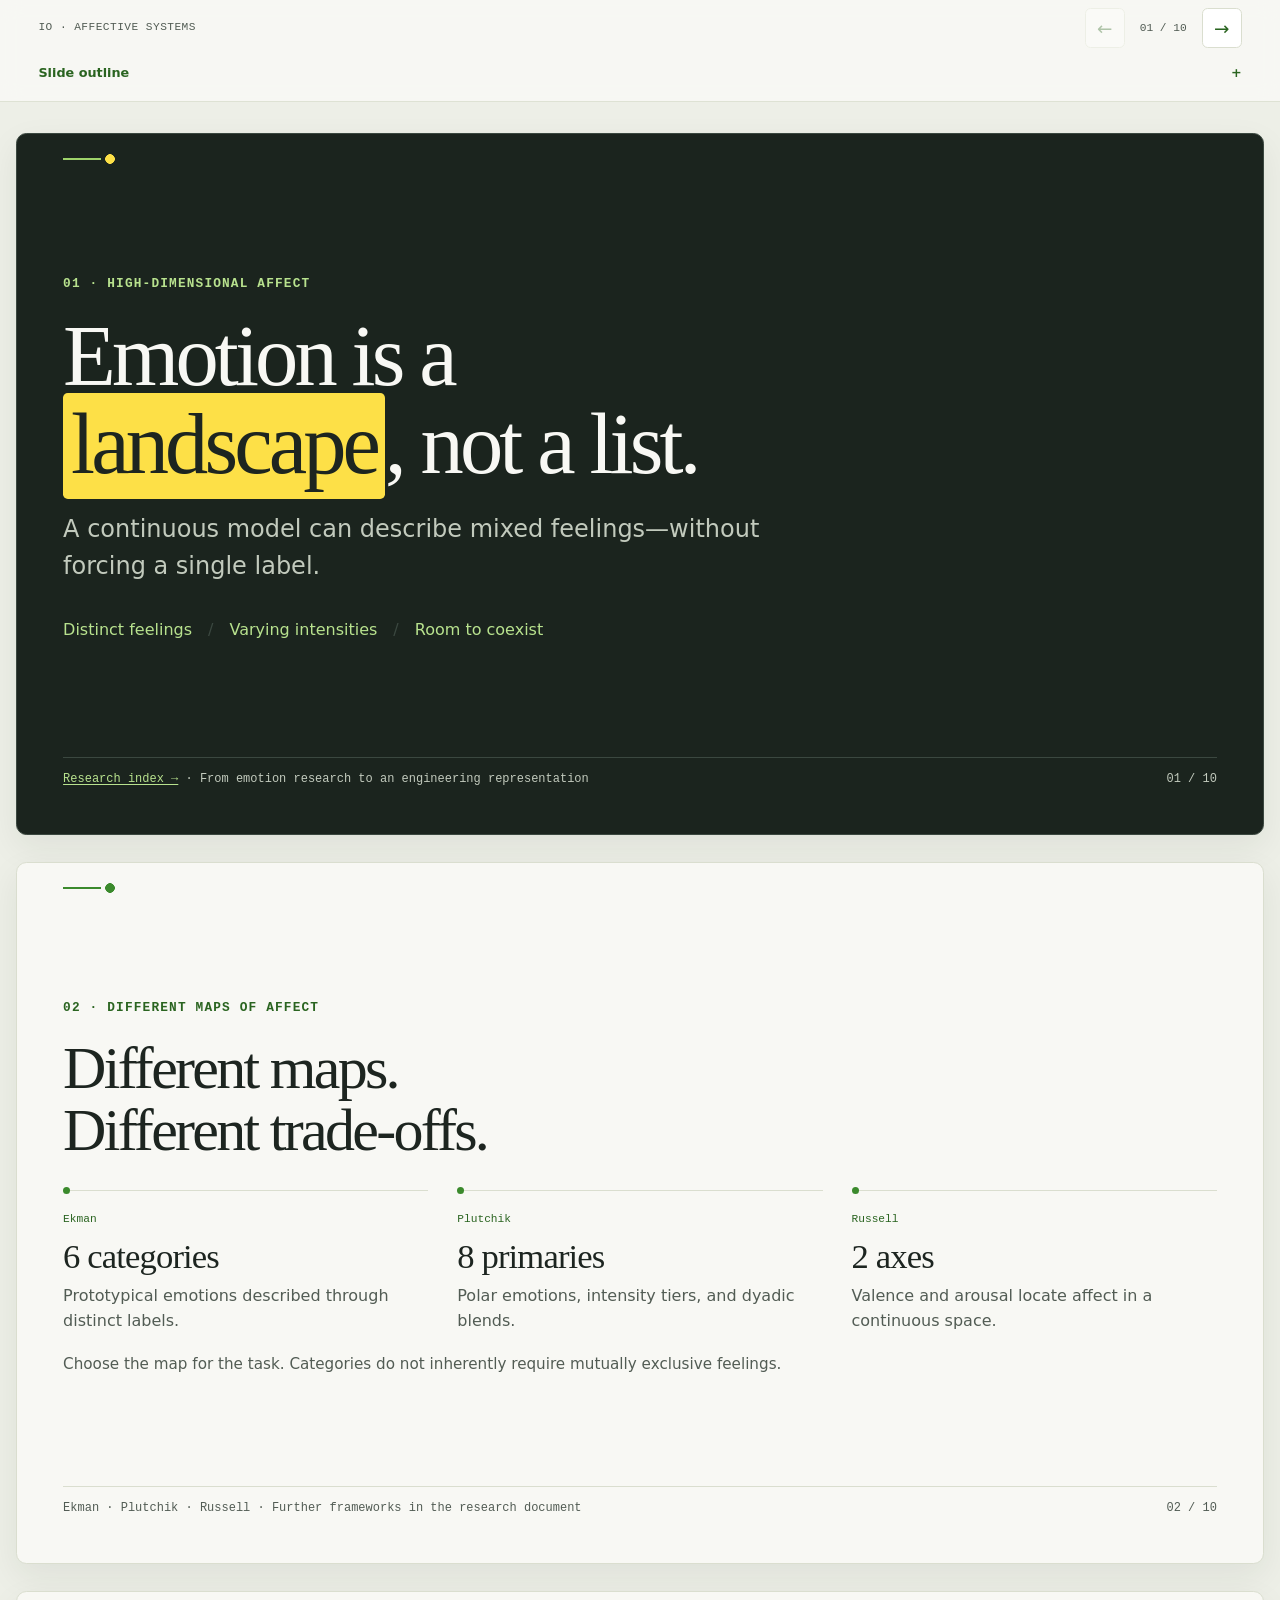
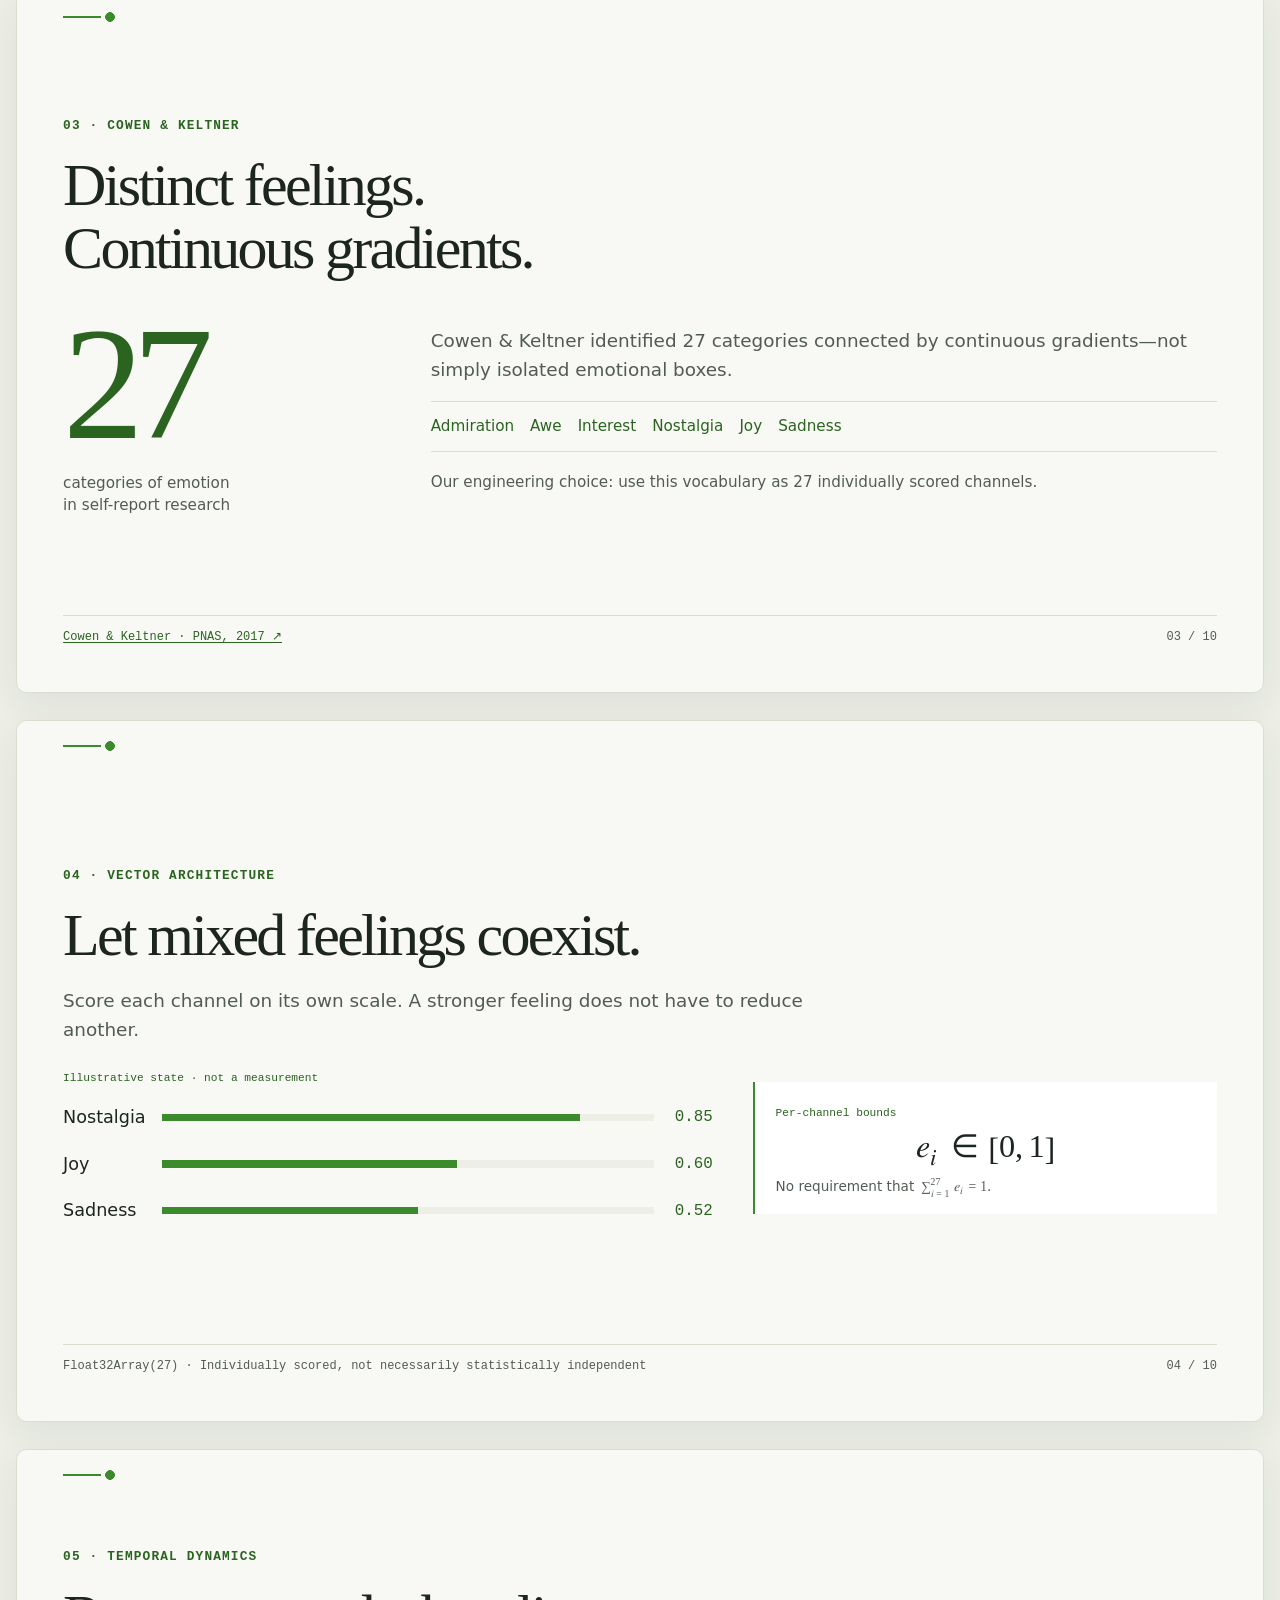
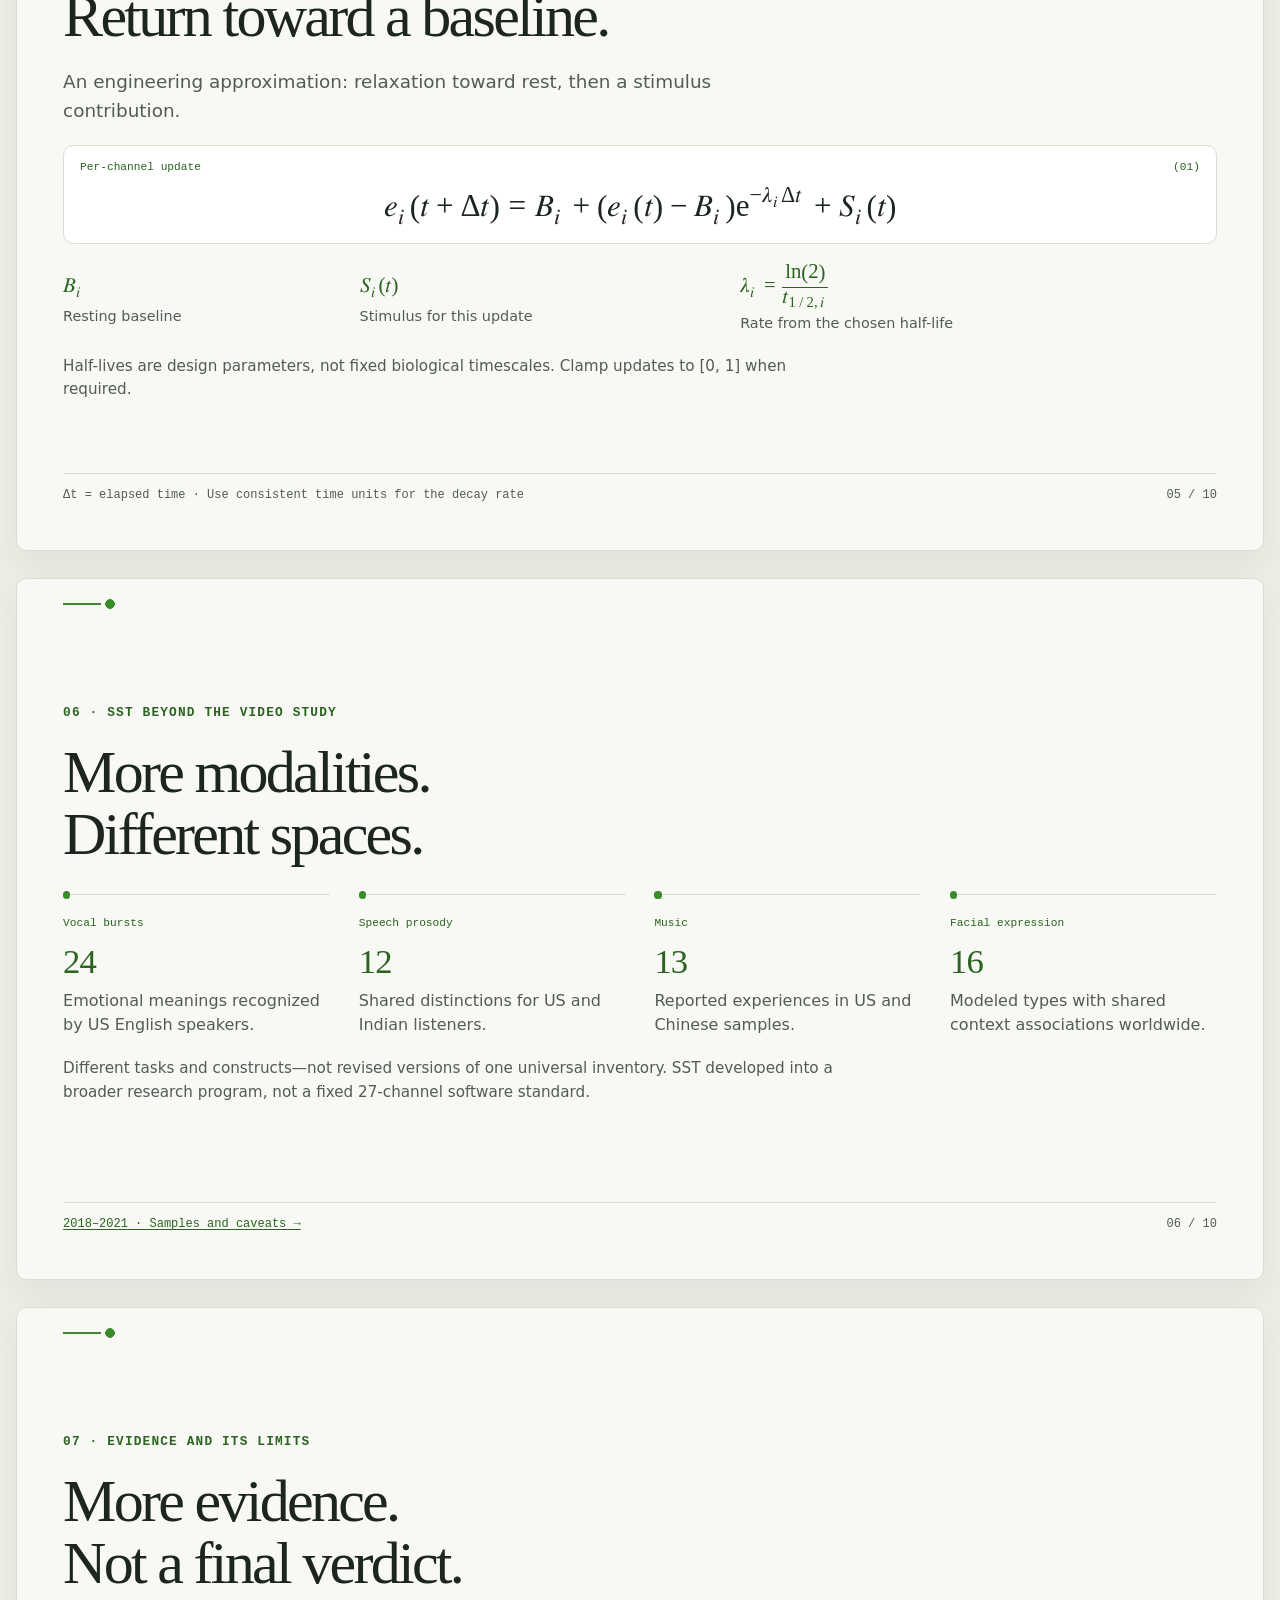
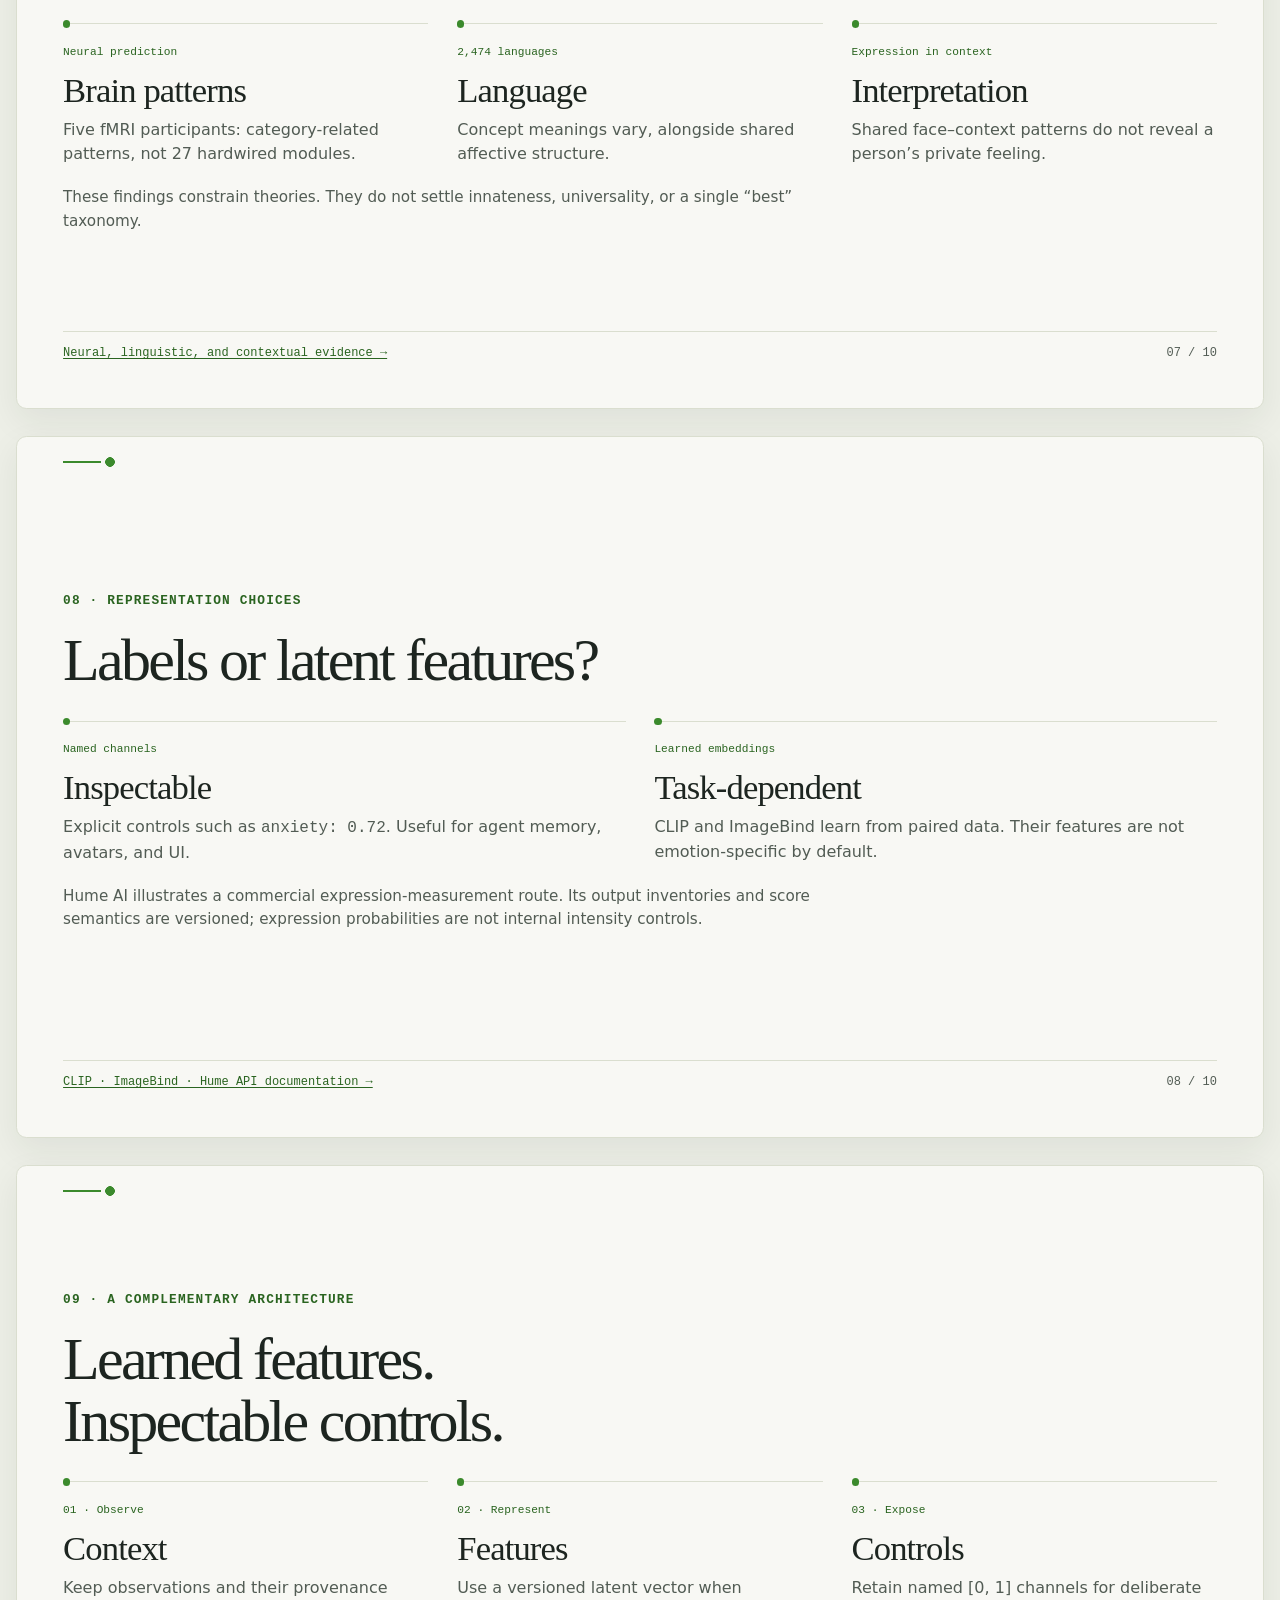
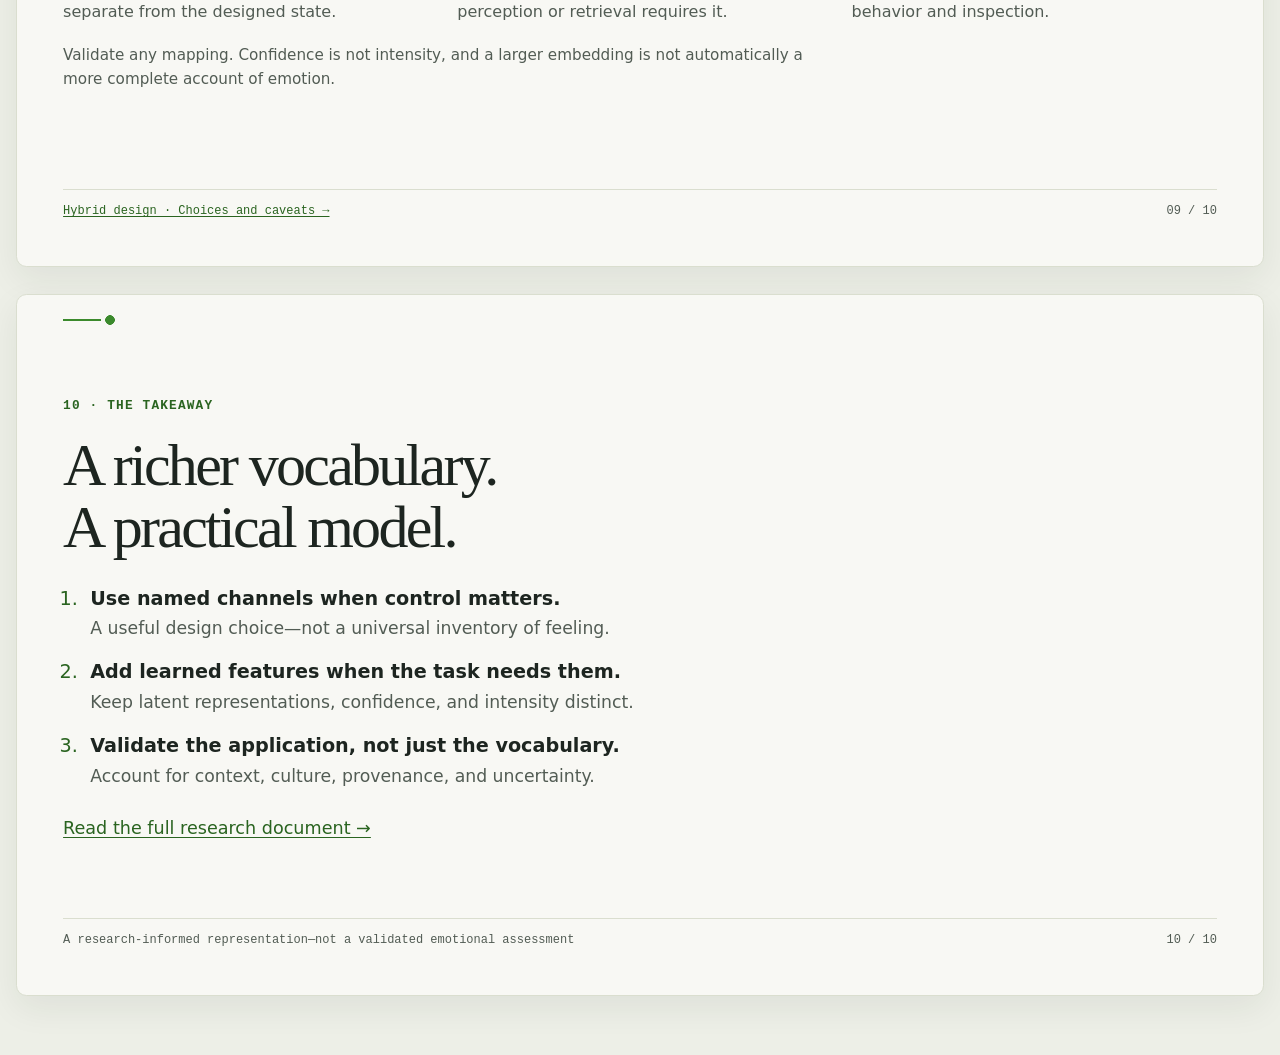
<file: docs/research/emotions-presentation-deck.html>
<!doctype html>
<html lang="en" data-io-theme="v2">
<head>
  <meta charset="utf-8">
  <meta name="viewport" content="width=device-width, initial-scale=1">
  <meta name="description" content="A ten-slide guide to 27-channel emotional state modeling, later SST evidence, language and culture, and interpretable controls alongside learned embeddings.">
  <title>27-D Emotional State Modeling · IO Presentation</title>
  <link rel="stylesheet" href="../assets/io-design-system.css">
  <link rel="stylesheet" href="../assets/io-presentation.css">
  <!-- Design version 2; remove data-io-theme on <html> to return to version 1. -->
  <link rel="stylesheet" href="../assets/io-theme-v2.css">
  <script src="../assets/io-presentation.js" defer></script>
</head>
<body class="io-deck io-presentation">
  <a class="skip-link" href="#slide-1">Skip to presentation</a>

  <header class="deck-toolbar">
    <span class="deck-brand">IO · Affective Systems</span>
    <details class="deck-outline" open>
      <summary>Slide outline</summary>
      <nav class="deck-nav" aria-label="Slide navigation">
        <a href="#slide-1">01 · Landscape</a>
        <a href="#slide-2">02 · Models</a>
        <a href="#slide-3">03 · 27-D</a>
        <a href="#slide-4">04 · Vector</a>
        <a href="#slide-5">05 · Dynamics</a>
        <a href="#slide-6">06 · Beyond 2017</a>
        <a href="#slide-7">07 · Evidence</a>
        <a href="#slide-8">08 · Embeddings</a>
        <a href="#slide-9">09 · Hybrid</a>
        <a href="#slide-10">10 · Takeaway</a>
      </nav>
    </details>
    <!-- Without JavaScript the outline remains a fully usable set of native links. -->
    <div class="deck-controls" role="group" aria-label="Presentation controls" hidden>
      <button type="button" data-deck-previous aria-label="Previous slide" title="Previous slide (←)">←</button>
      <output class="deck-position" aria-label="Current slide" aria-live="off">01 / 10</output>
      <button type="button" data-deck-next aria-label="Next slide" title="Next slide (→)">→</button>
    </div>
  </header>

  <main class="deck" id="main-content">
    <section class="slide" id="slide-1" aria-labelledby="slide-title-1" tabindex="-1">
      <div class="slide-content">
        <span class="slide-kicker">01 · High-dimensional affect</span>
        <h1 id="slide-title-1">Emotion is a <mark>landscape</mark>, not a list.</h1>
        <p class="slide-lede">A continuous model can describe mixed feelings—without forcing a single label.</p>
        <p class="opening-traits">Distinct feelings <span aria-hidden="true">/</span> Varying intensities <span aria-hidden="true">/</span> Room to coexist</p>
      </div>
      <footer class="slide-footer"><span><a href="../index.html">Research index →</a> · From emotion research to an engineering representation</span><span>01 / 10</span></footer>
    </section>

    <section class="slide" id="slide-2" aria-labelledby="slide-title-2" tabindex="-1">
      <div class="slide-content">
        <span class="slide-kicker">02 · Different maps of affect</span>
        <h2 id="slide-title-2">Different maps.<br>Different trade-offs.</h2>
        <ul class="framework-grid" aria-label="Three approaches to describing emotion">
          <li><span class="framework-author">Ekman</span><h3>6 categories</h3><p>Prototypical emotions described through distinct labels.</p></li>
          <li><span class="framework-author">Plutchik</span><h3>8 primaries</h3><p>Polar emotions, intensity tiers, and dyadic blends.</p></li>
          <li><span class="framework-author">Russell</span><h3>2 axes</h3><p>Valence and arousal locate affect in a continuous space.</p></li>
        </ul>
        <p class="slide-note">Choose the map for the task. Categories do not inherently require mutually exclusive feelings.</p>
      </div>
      <footer class="slide-footer"><span>Ekman · Plutchik · Russell · Further frameworks in the research document</span><span>02 / 10</span></footer>
    </section>

    <section class="slide" id="slide-3" aria-labelledby="slide-title-3" tabindex="-1">
      <div class="slide-content">
        <span class="slide-kicker">03 · Cowen &amp; Keltner</span>
        <h2 id="slide-title-3">Distinct feelings.<br>Continuous gradients.</h2>
        <div class="semantic-layout">
          <div class="semantic-stat"><strong>27</strong><span>categories of emotion<br>in self-report research</span></div>
          <div class="semantic-explanation">
            <p class="slide-copy">Cowen &amp; Keltner identified 27 categories connected by continuous gradients—not simply isolated emotional boxes.</p>
            <ul class="emotion-vocabulary" aria-label="Examples from the 27 categories">
              <li>Admiration</li><li>Awe</li><li>Interest</li><li>Nostalgia</li><li>Joy</li><li>Sadness</li>
            </ul>
            <p class="slide-note">Our engineering choice: use this vocabulary as 27 individually scored channels.</p>
          </div>
        </div>
      </div>
      <footer class="slide-footer"><span><a href="https://doi.org/10.1073/pnas.1702247114">Cowen &amp; Keltner · PNAS, 2017 ↗</a></span><span>03 / 10</span></footer>
    </section>

    <section class="slide" id="slide-4" aria-labelledby="slide-title-4" tabindex="-1">
      <div class="slide-content">
        <span class="slide-kicker">04 · Vector architecture</span>
        <h2 id="slide-title-4">Let mixed feelings coexist.</h2>
        <p class="slide-copy">Score each channel on its own scale. A stronger feeling does not have to reduce another.</p>
        <div class="vector-layout">
          <figure class="channel-example">
            <figcaption>Illustrative state · not a measurement</figcaption>
            <ul class="channel-list" aria-label="Example activation values">
              <li><span>Nostalgia</span><span class="channel-track" aria-hidden="true" style="--activation: 85%"></span><span class="channel-value">0.85</span></li>
              <li><span>Joy</span><span class="channel-track" aria-hidden="true" style="--activation: 60%"></span><span class="channel-value">0.60</span></li>
              <li><span>Sadness</span><span class="channel-track" aria-hidden="true" style="--activation: 52%"></span><span class="channel-value">0.52</span></li>
            </ul>
          </figure>
          <div class="constraint-panel">
            <span class="panel-label">Per-channel bounds</span>
            <math xmlns="http://www.w3.org/1998/Math/MathML" display="block"><msub><mi>e</mi><mi>i</mi></msub><mo>∈</mo><mo>[</mo><mn>0</mn><mo>,</mo><mn>1</mn><mo>]</mo></math>
            <p>No requirement that <math xmlns="http://www.w3.org/1998/Math/MathML"><munderover><mo>∑</mo><mrow><mi>i</mi><mo>=</mo><mn>1</mn></mrow><mn>27</mn></munderover><msub><mi>e</mi><mi>i</mi></msub><mo>=</mo><mn>1</mn></math>.</p>
          </div>
        </div>
      </div>
      <footer class="slide-footer"><span><code>Float32Array(27)</code> · Individually scored, not necessarily statistically independent</span><span>04 / 10</span></footer>
    </section>

    <section class="slide" id="slide-5" aria-labelledby="slide-title-5" tabindex="-1">
      <div class="slide-content">
        <span class="slide-kicker">05 · Temporal dynamics</span>
        <h2 id="slide-title-5">Return toward a baseline.</h2>
        <p class="slide-copy">An engineering approximation: relaxation toward rest, then a stimulus contribution.</p>
        <figure class="decay-equation">
          <figcaption id="decay-equation-label">Per-channel update <span>(01)</span></figcaption>
          <div class="equation-scroll" role="region" aria-labelledby="decay-equation-label" aria-describedby="decay-equation-hint" tabindex="0">
            <math xmlns="http://www.w3.org/1998/Math/MathML" display="block">
              <mrow>
                <msub><mi>e</mi><mi>i</mi></msub><mo>(</mo><mi>t</mi><mo>+</mo><mi mathvariant="normal">Δ</mi><mi>t</mi><mo>)</mo>
                <mo>=</mo><msub><mi>B</mi><mi>i</mi></msub>
                <mo>+</mo><mo>(</mo><msub><mi>e</mi><mi>i</mi></msub><mo>(</mo><mi>t</mi><mo>)</mo><mo>−</mo><msub><mi>B</mi><mi>i</mi></msub><mo>)</mo>
                <msup><mi mathvariant="normal">e</mi><mrow><mo>−</mo><msub><mi>λ</mi><mi>i</mi></msub><mi mathvariant="normal">Δ</mi><mi>t</mi></mrow></msup>
                <mo>+</mo><msub><mi>S</mi><mi>i</mi></msub><mo>(</mo><mi>t</mi><mo>)</mo>
              </mrow>
            </math>
          </div>
          <p class="equation-hint" id="decay-equation-hint">Scroll the equation horizontally if needed →</p>
        </figure>
        <dl class="decay-key">
          <div><dt><math xmlns="http://www.w3.org/1998/Math/MathML"><msub><mi>B</mi><mi>i</mi></msub></math></dt><dd>Resting baseline</dd></div>
          <div><dt><math xmlns="http://www.w3.org/1998/Math/MathML"><msub><mi>S</mi><mi>i</mi></msub><mo>(</mo><mi>t</mi><mo>)</mo></math></dt><dd>Stimulus for this update</dd></div>
          <div><dt><math xmlns="http://www.w3.org/1998/Math/MathML" displaystyle="true"><msub><mi>λ</mi><mi>i</mi></msub><mo>=</mo><mfrac><mrow><mi mathvariant="normal">ln</mi><mo>(</mo><mn>2</mn><mo>)</mo></mrow><msub><mi>t</mi><mrow><mn>1</mn><mo>/</mo><mn>2</mn><mo>,</mo><mi>i</mi></mrow></msub></mfrac></math></dt><dd>Rate from the chosen half-life</dd></div>
        </dl>
        <p class="slide-note">Half-lives are design parameters, not fixed biological timescales. Clamp updates to [0, 1] when required.</p>
      </div>
      <footer class="slide-footer"><span>Δt = elapsed time · Use consistent time units for the decay rate</span><span>05 / 10</span></footer>
    </section>

    <section class="slide" id="slide-6" aria-labelledby="slide-title-6" tabindex="-1">
      <div class="slide-content">
        <span class="slide-kicker">06 · SST beyond the video study</span>
        <h2 id="slide-title-6">More modalities.<br>Different spaces.</h2>
        <ul class="framework-grid evidence-grid" aria-label="Selected follow-up findings">
          <li><span class="framework-author">Vocal bursts</span><h3>24</h3><p>Emotional meanings recognized by US English speakers.</p></li>
          <li><span class="framework-author">Speech prosody</span><h3>12</h3><p>Shared distinctions for US and Indian listeners.</p></li>
          <li><span class="framework-author">Music</span><h3>13</h3><p>Reported experiences in US and Chinese samples.</p></li>
          <li><span class="framework-author">Facial expression</span><h3>16</h3><p>Modeled types with shared context associations worldwide.</p></li>
        </ul>
        <p class="slide-note">Different tasks and constructs—not revised versions of one universal inventory. SST developed into a broader research program, not a fixed 27-channel software standard.</p>
      </div>
      <footer class="slide-footer"><span><a href="emotions-research-document.html#sst-evolution">2018–2021 · Samples and caveats →</a></span><span>06 / 10</span></footer>
    </section>

    <section class="slide" id="slide-7" aria-labelledby="slide-title-7" tabindex="-1">
      <div class="slide-content">
        <span class="slide-kicker">07 · Evidence and its limits</span>
        <h2 id="slide-title-7">More evidence.<br>Not a final verdict.</h2>
        <ul class="framework-grid" aria-label="Three kinds of evidence">
          <li><span class="framework-author">Neural prediction</span><h3>Brain patterns</h3><p>Five fMRI participants: category-related patterns, not 27 hardwired modules.</p></li>
          <li><span class="framework-author">2,474 languages</span><h3>Language</h3><p>Concept meanings vary, alongside shared affective structure.</p></li>
          <li><span class="framework-author">Expression in context</span><h3>Interpretation</h3><p>Shared face–context patterns do not reveal a person’s private feeling.</p></li>
        </ul>
        <p class="slide-note">These findings constrain theories. They do not settle innateness, universality, or a single “best” taxonomy.</p>
      </div>
      <footer class="slide-footer"><span><a href="emotions-research-document.html#language-and-limits">Neural, linguistic, and contextual evidence →</a></span><span>07 / 10</span></footer>
    </section>

    <section class="slide" id="slide-8" aria-labelledby="slide-title-8" tabindex="-1">
      <div class="slide-content">
        <span class="slide-kicker">08 · Representation choices</span>
        <h2 id="slide-title-8">Labels or latent features?</h2>
        <ul class="framework-grid representation-grid" aria-label="Named and learned representations">
          <li><span class="framework-author">Named channels</span><h3>Inspectable</h3><p>Explicit controls such as <code>anxiety: 0.72</code>. Useful for agent memory, avatars, and UI.</p></li>
          <li><span class="framework-author">Learned embeddings</span><h3>Task-dependent</h3><p>CLIP and ImageBind learn from paired data. Their features are not emotion-specific by default.</p></li>
        </ul>
        <p class="slide-note">Hume AI illustrates a commercial expression-measurement route. Its output inventories and score semantics are versioned; expression probabilities are not internal intensity controls.</p>
      </div>
      <footer class="slide-footer"><span><a href="emotions-research-document.html#representation-choices">CLIP · ImageBind · Hume API documentation →</a></span><span>08 / 10</span></footer>
    </section>

    <section class="slide" id="slide-9" aria-labelledby="slide-title-9" tabindex="-1">
      <div class="slide-content">
        <span class="slide-kicker">09 · A complementary architecture</span>
        <h2 id="slide-title-9">Learned features.<br>Inspectable controls.</h2>
        <ol class="framework-grid" aria-label="An optional hybrid design">
          <li><span class="framework-author">01 · Observe</span><h3>Context</h3><p>Keep observations and their provenance separate from the designed state.</p></li>
          <li><span class="framework-author">02 · Represent</span><h3>Features</h3><p>Use a versioned latent vector when perception or retrieval requires it.</p></li>
          <li><span class="framework-author">03 · Expose</span><h3>Controls</h3><p>Retain named [0, 1] channels for deliberate behavior and inspection.</p></li>
        </ol>
        <p class="slide-note">Validate any mapping. Confidence is not intensity, and a larger embedding is not automatically a more complete account of emotion.</p>
      </div>
      <footer class="slide-footer"><span><a href="emotions-research-document.html#representation-choices">Hybrid design · Choices and caveats →</a></span><span>09 / 10</span></footer>
    </section>

    <section class="slide" id="slide-10" aria-labelledby="slide-title-10" tabindex="-1">
      <div class="slide-content">
        <span class="slide-kicker">10 · The takeaway</span>
        <h2 id="slide-title-10">A richer vocabulary.<br>A practical model.</h2>
        <ol class="takeaway-list">
          <li><strong>Use named channels when control matters.</strong><span>A useful design choice—not a universal inventory of feeling.</span></li>
          <li><strong>Add learned features when the task needs them.</strong><span>Keep latent representations, confidence, and intensity distinct.</span></li>
          <li><strong>Validate the application, not just the vocabulary.</strong><span>Account for context, culture, provenance, and uncertainty.</span></li>
        </ol>
        <p class="research-link"><a href="emotions-research-document.html">Read the full research document →</a></p>
      </div>
      <footer class="slide-footer"><span>A research-informed representation—not a validated emotional assessment</span><span>10 / 10</span></footer>
    </section>
  </main>
</body>
</html>
</file>
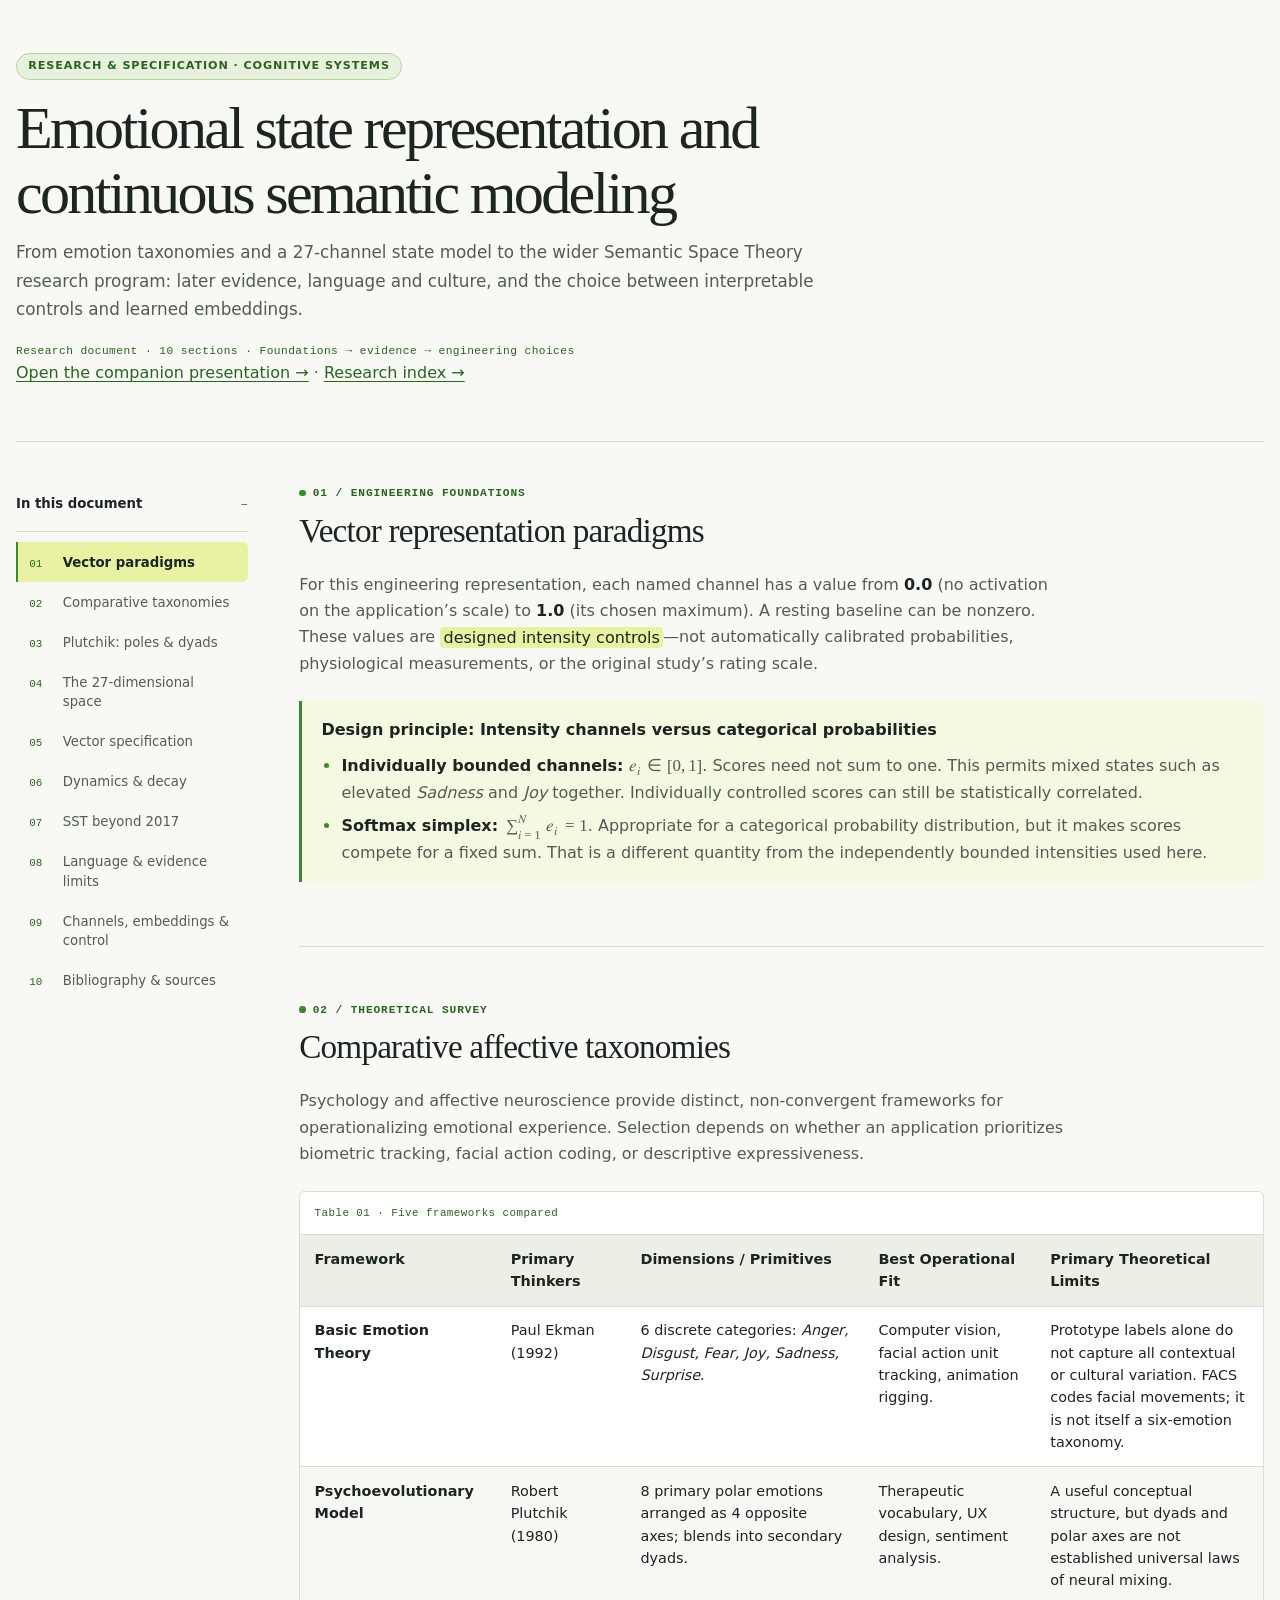
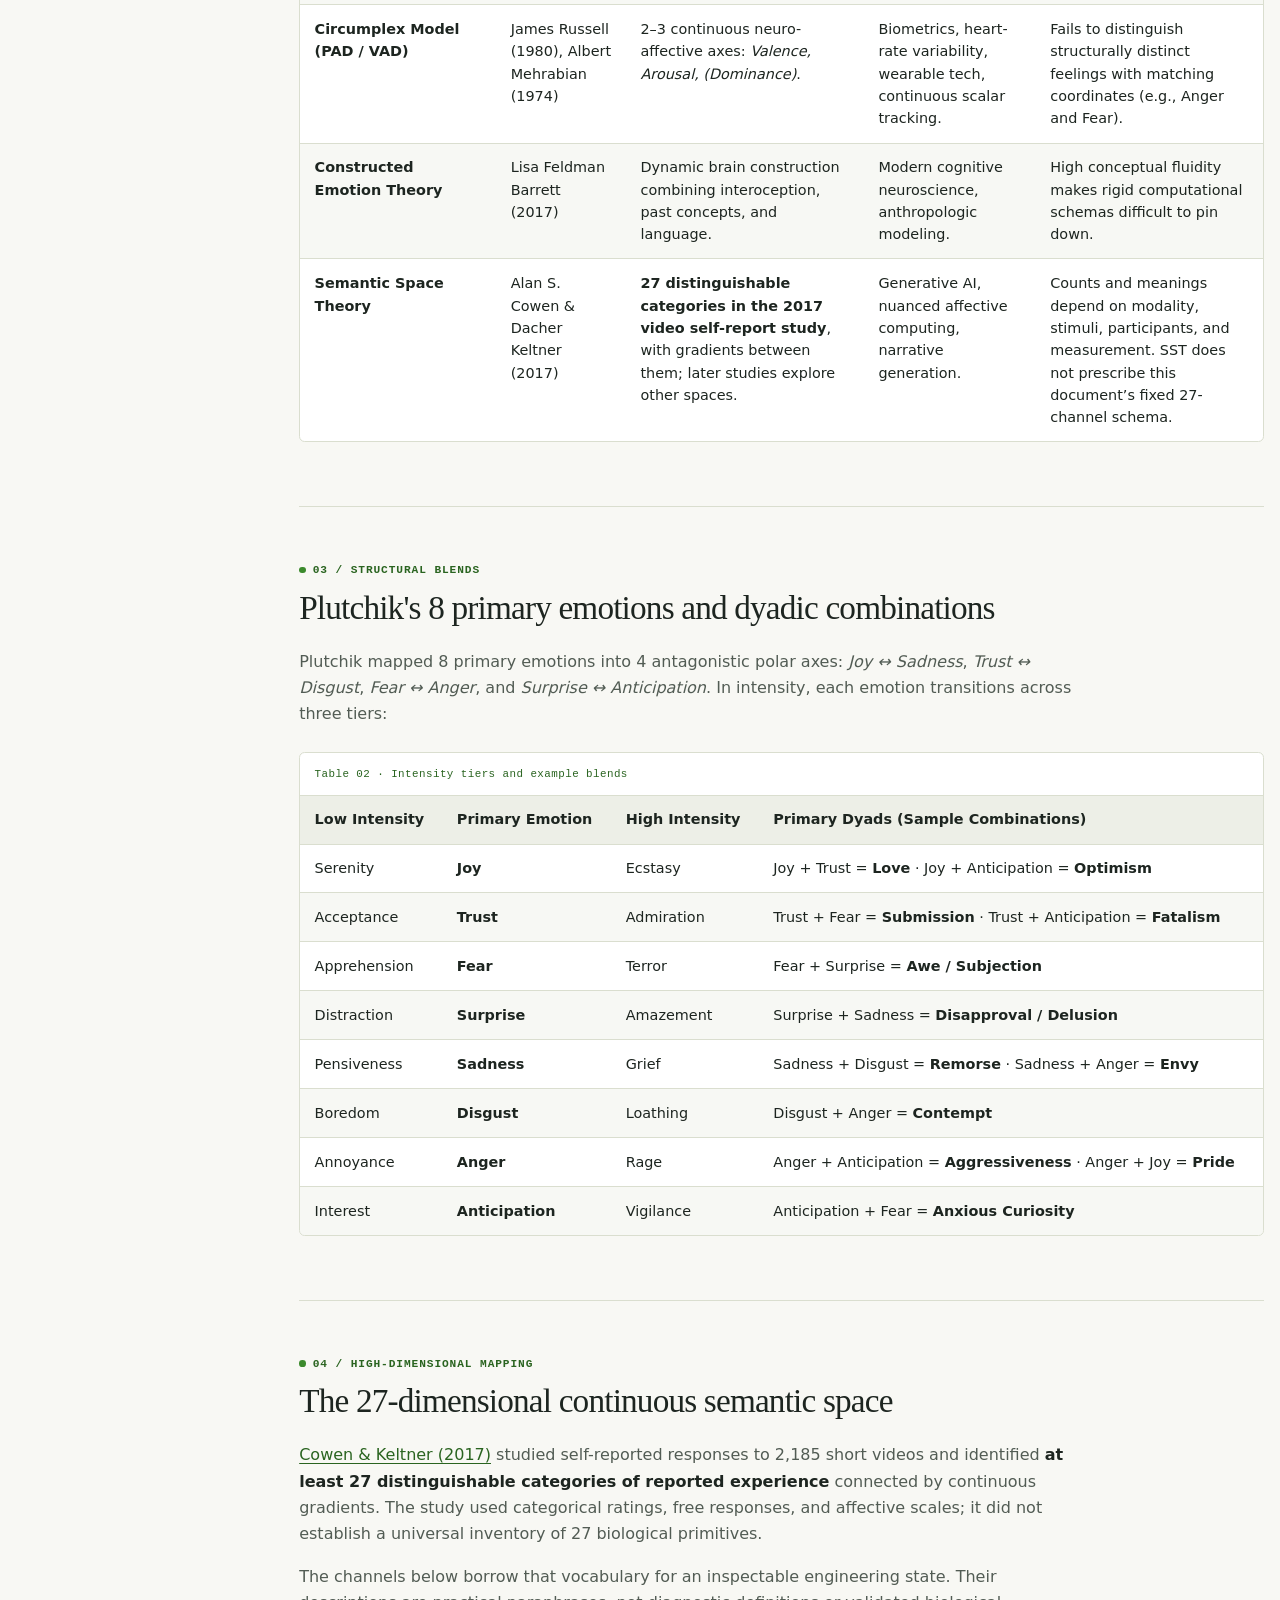
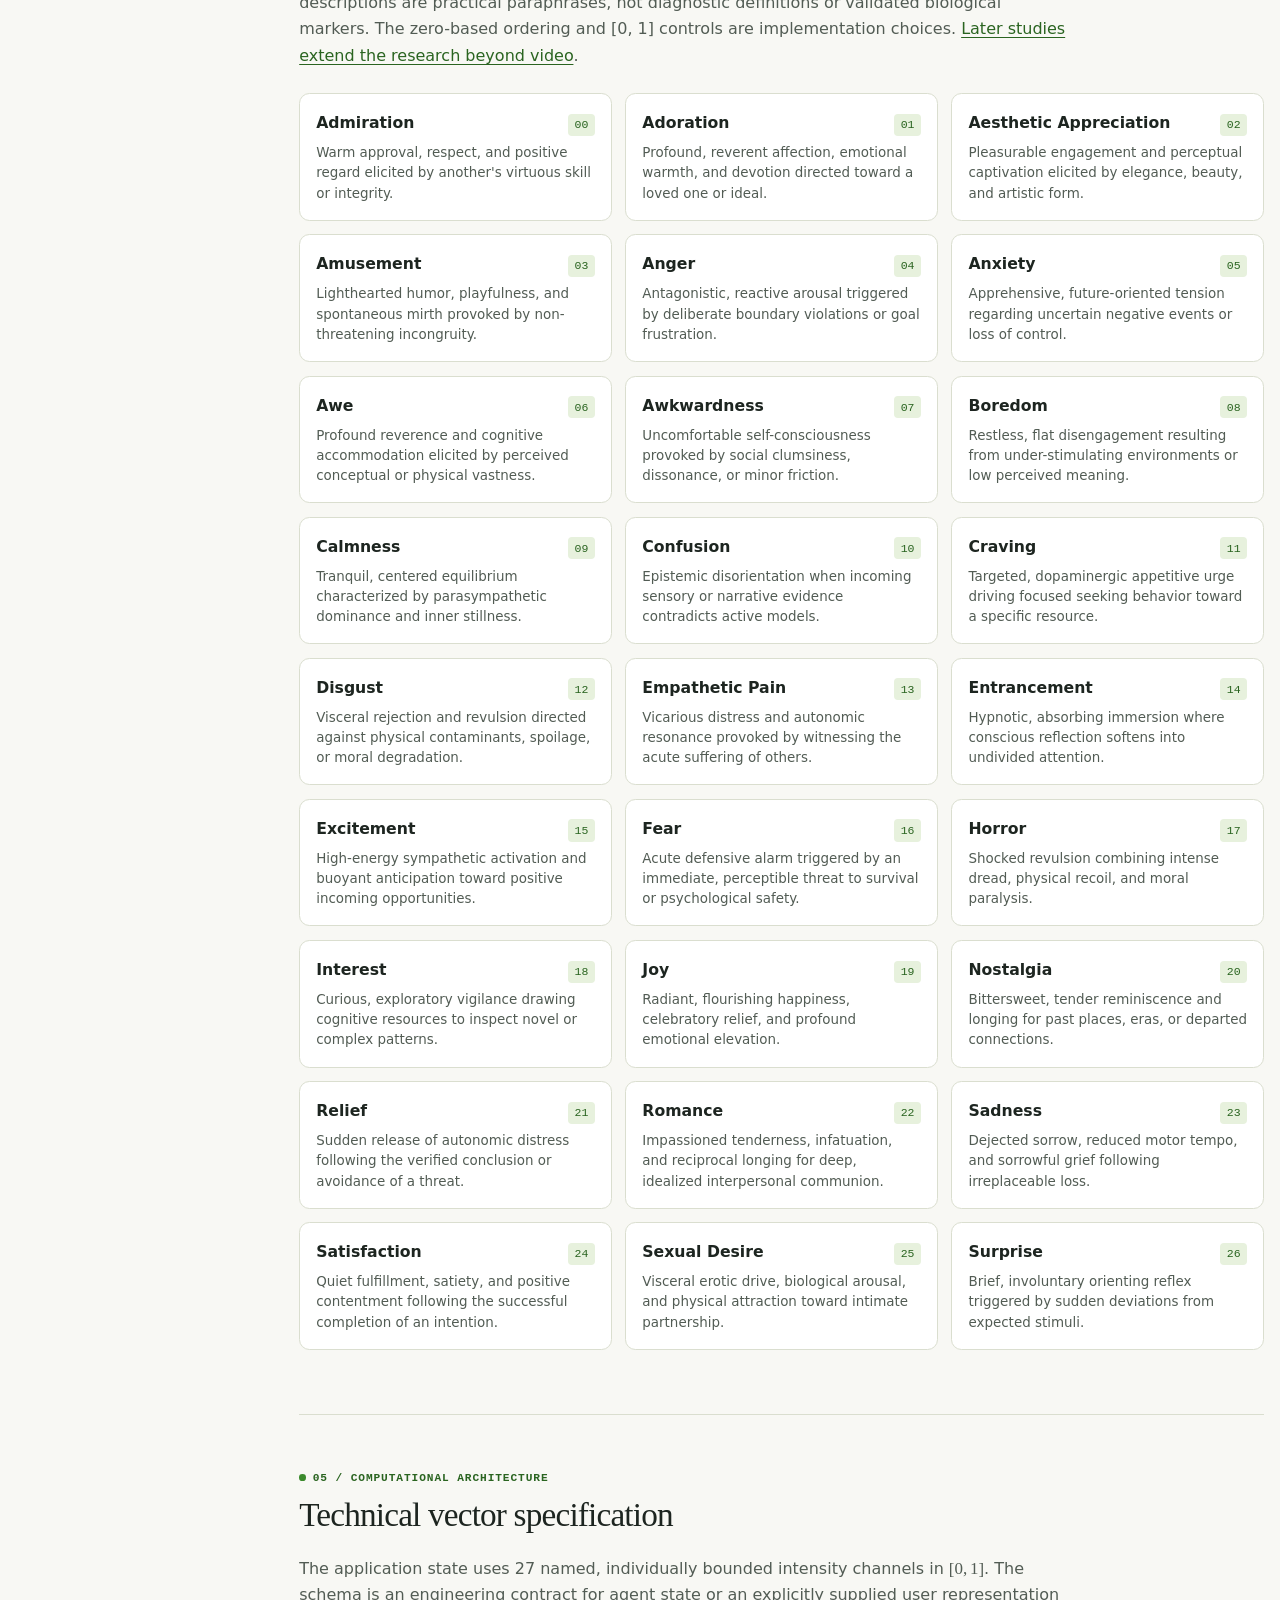
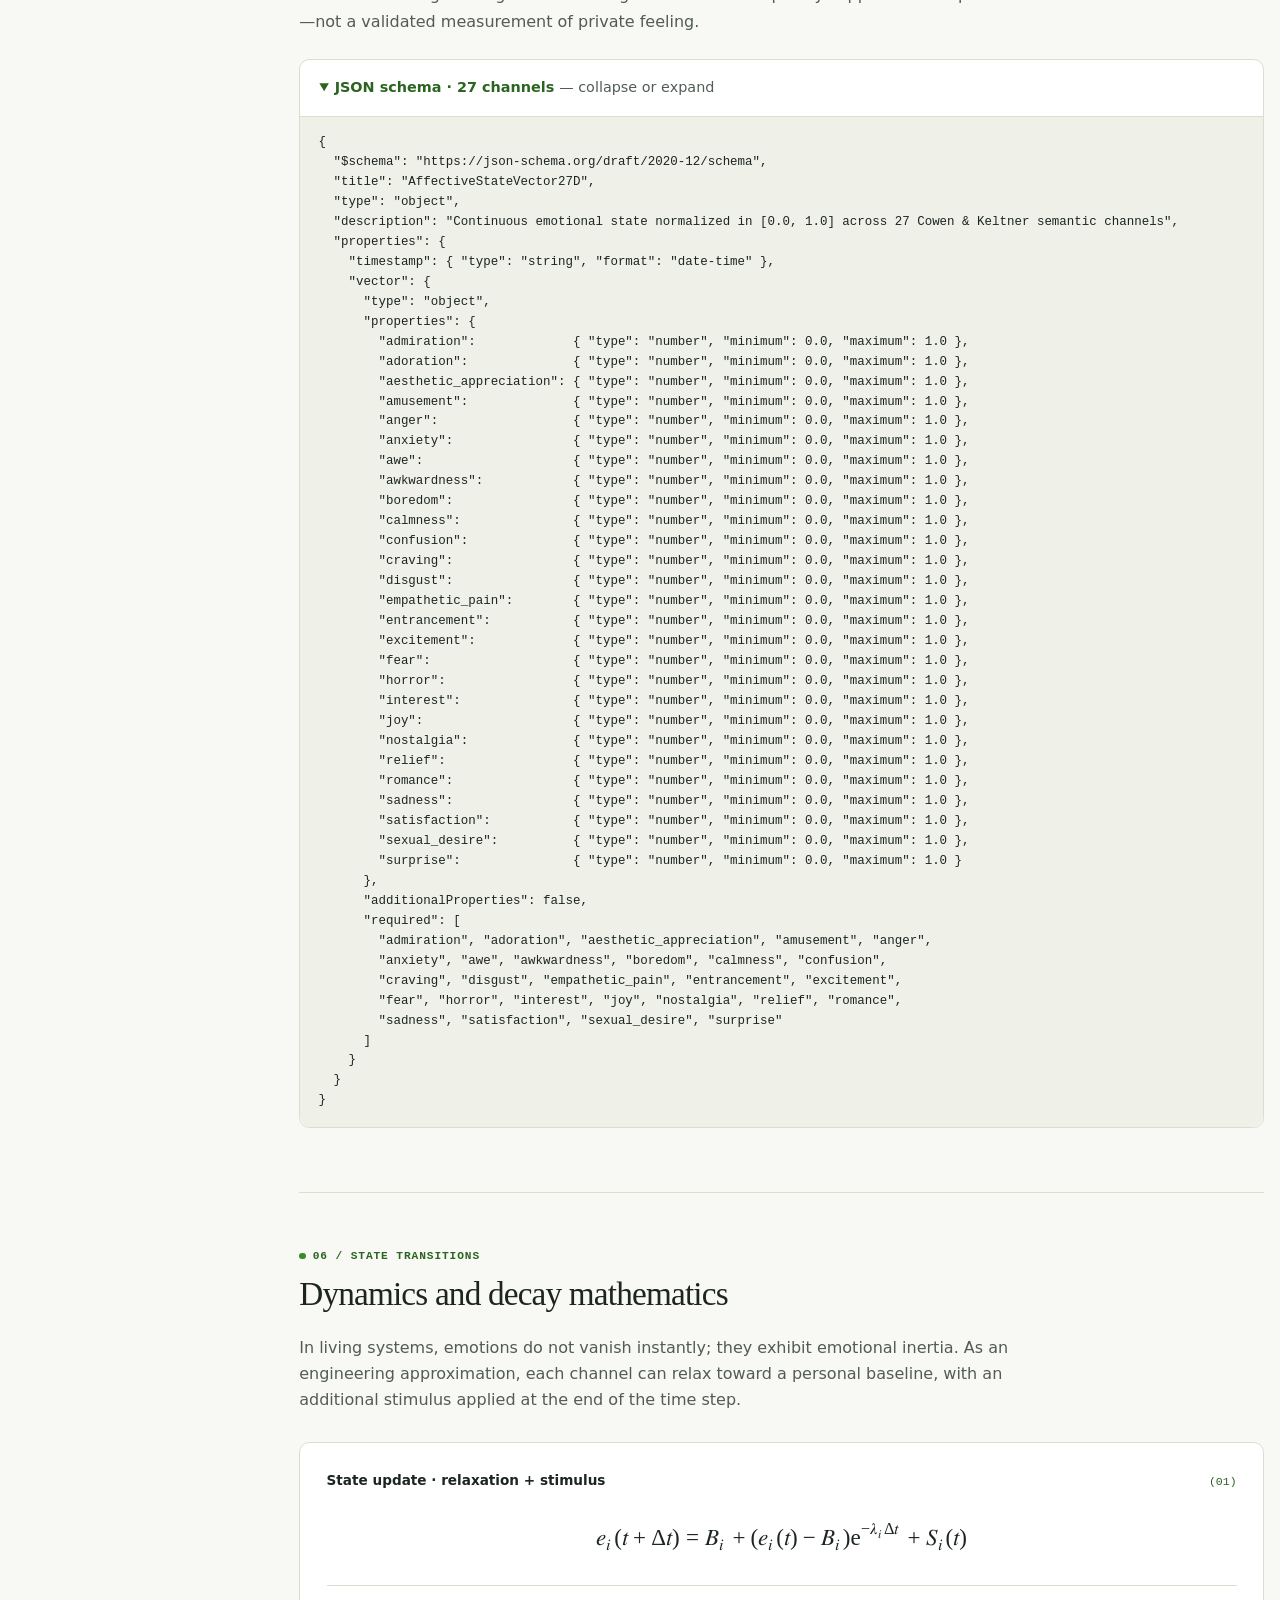
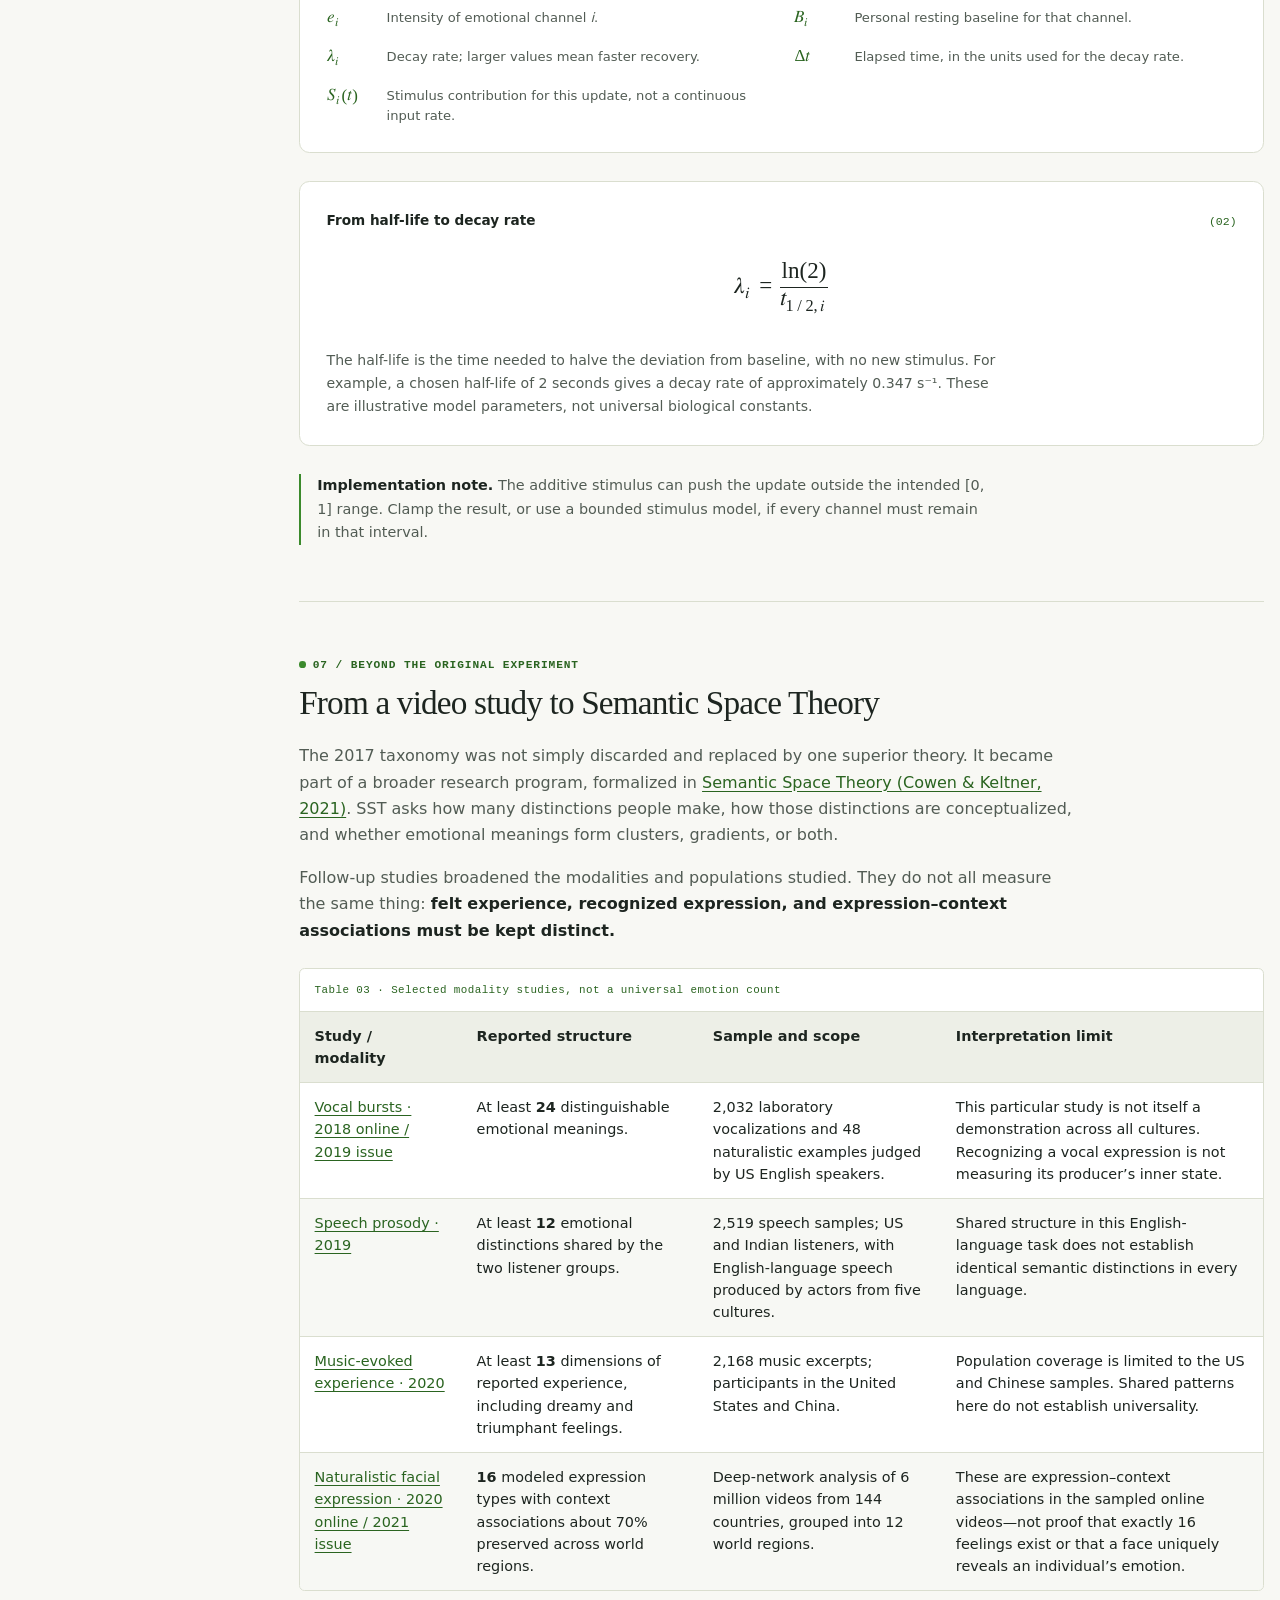
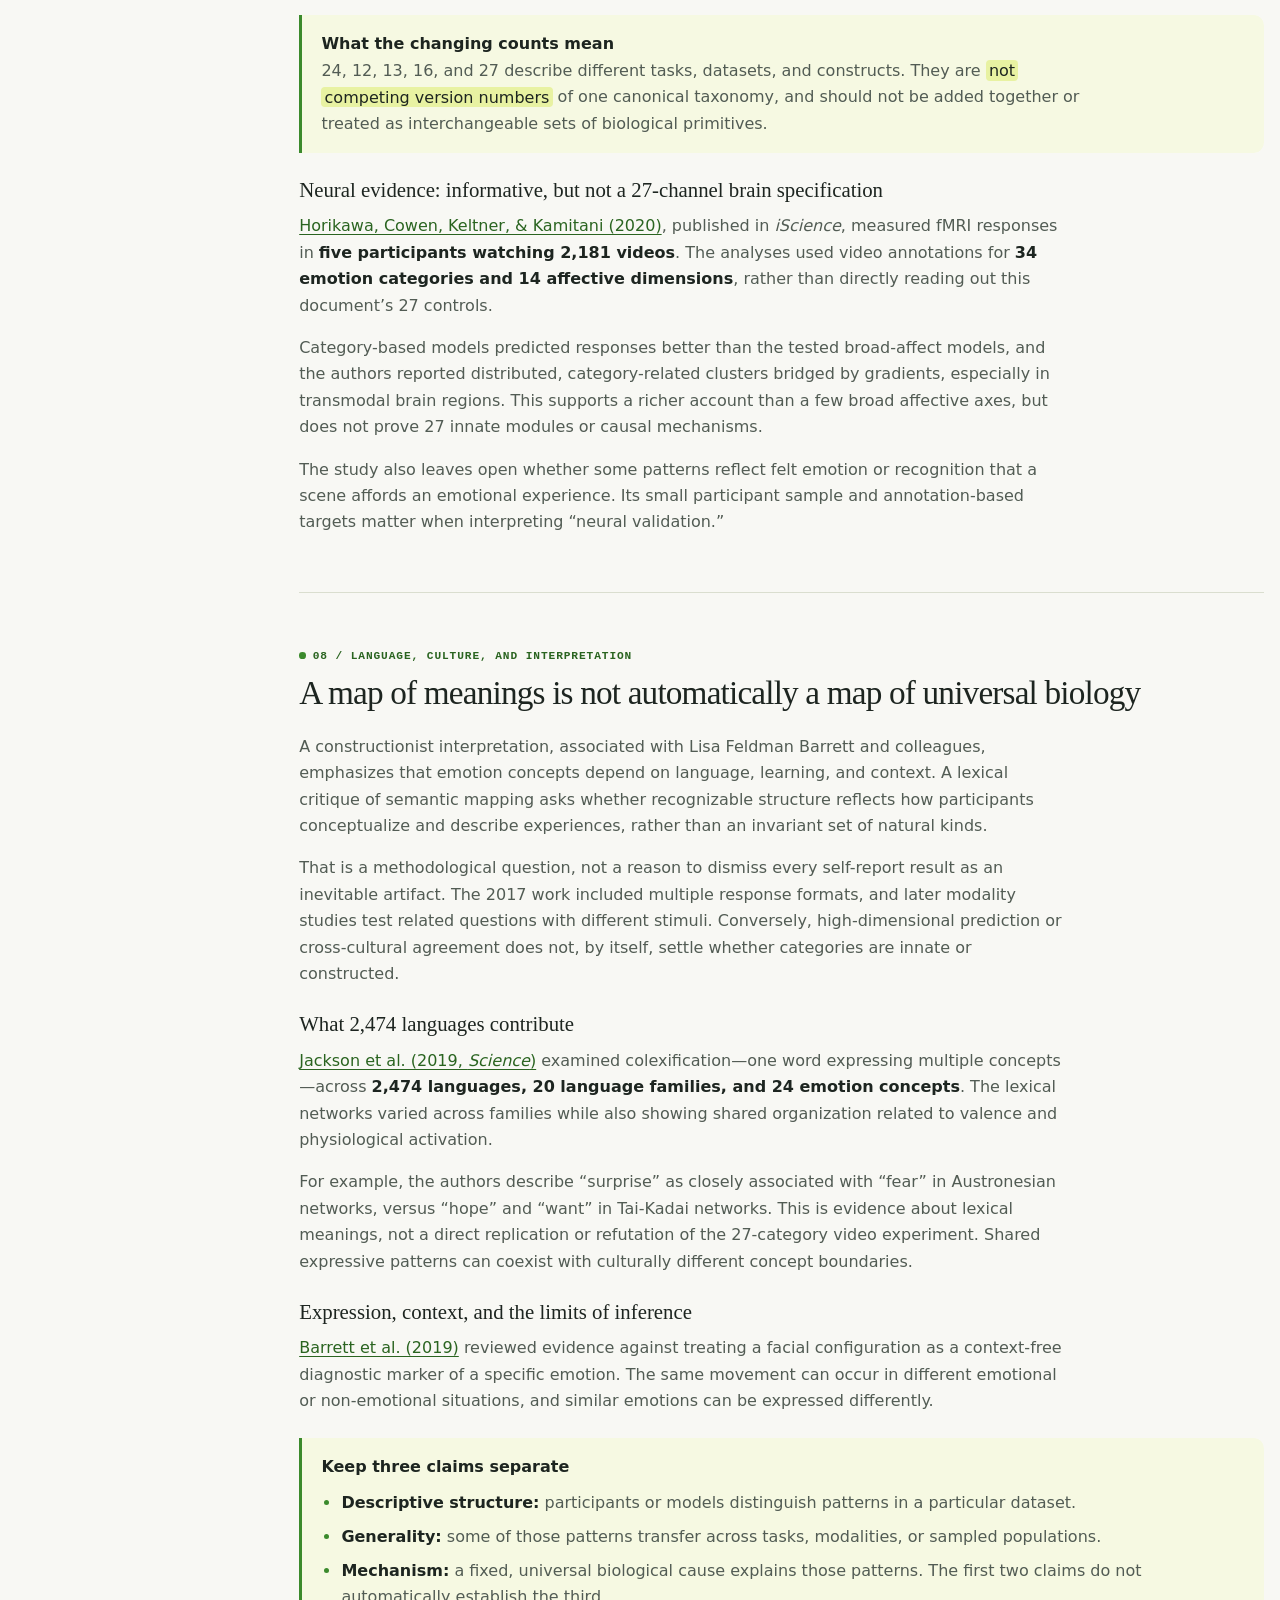
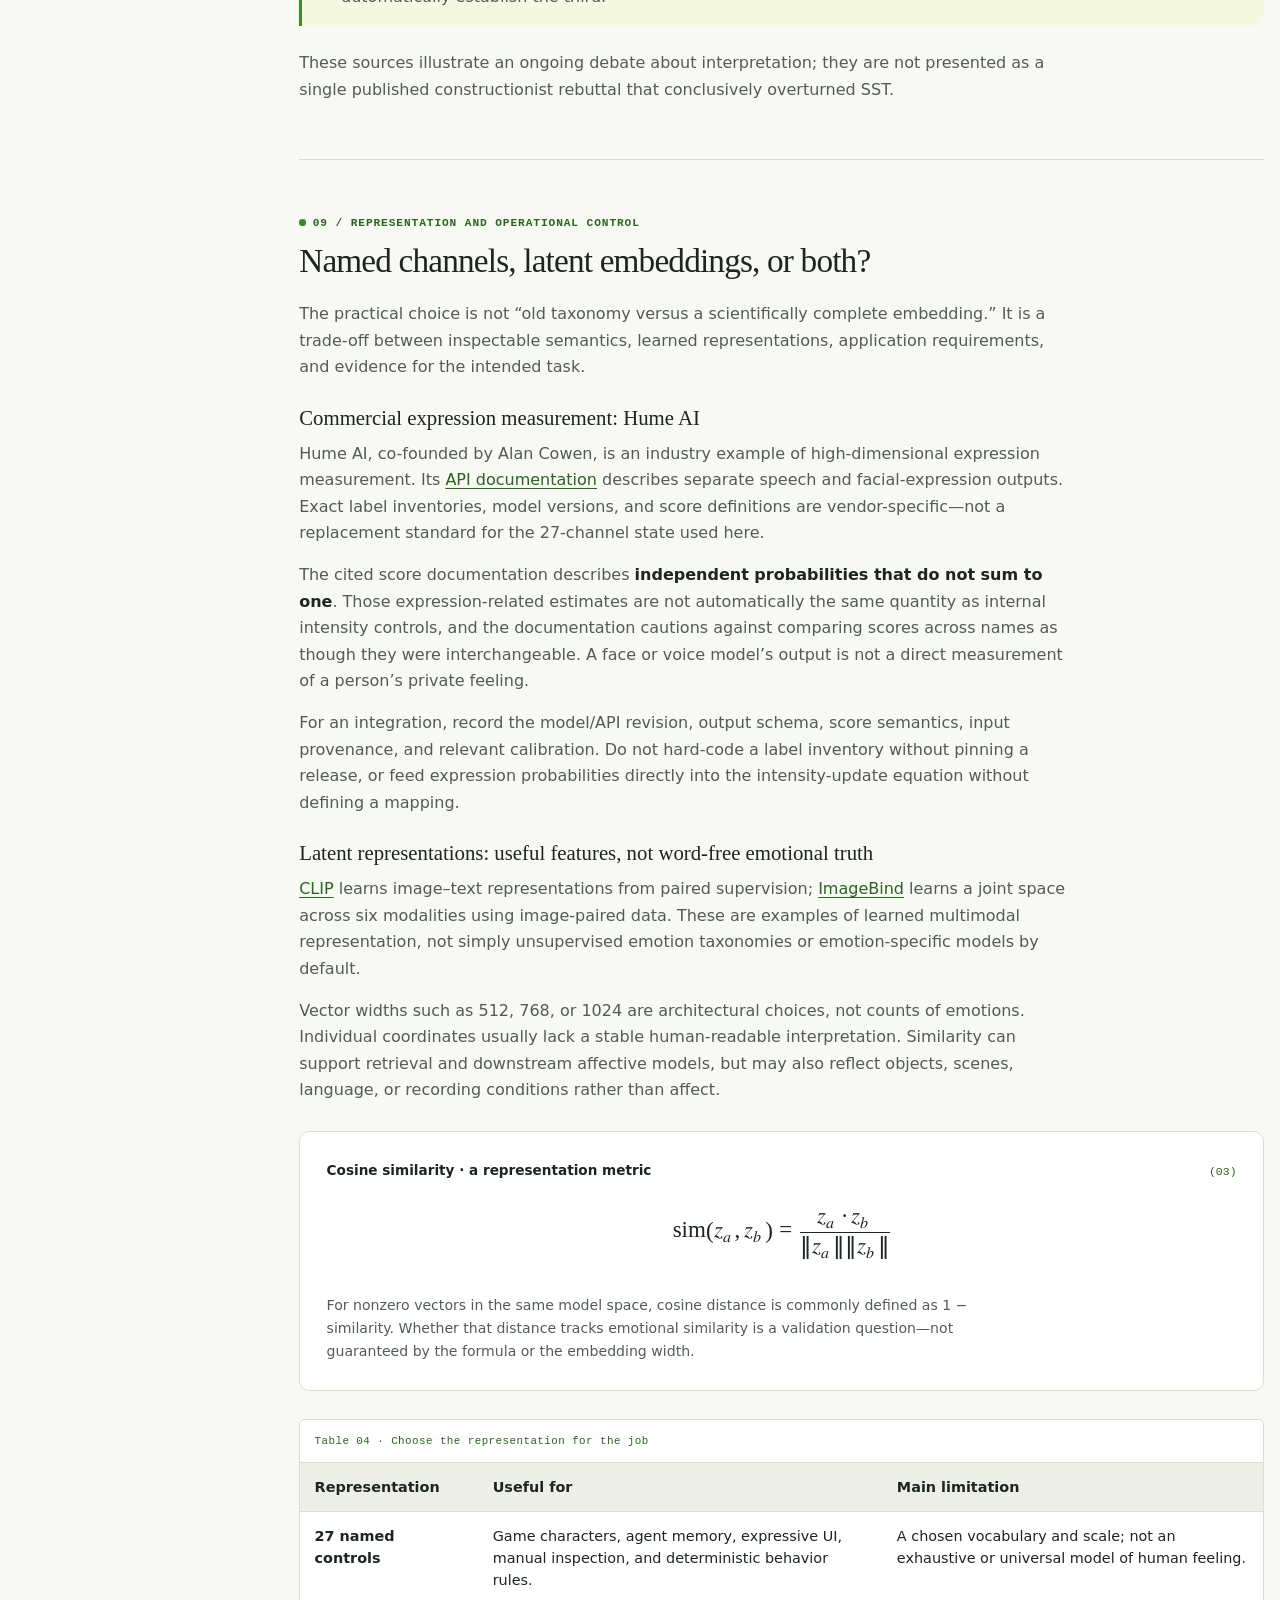
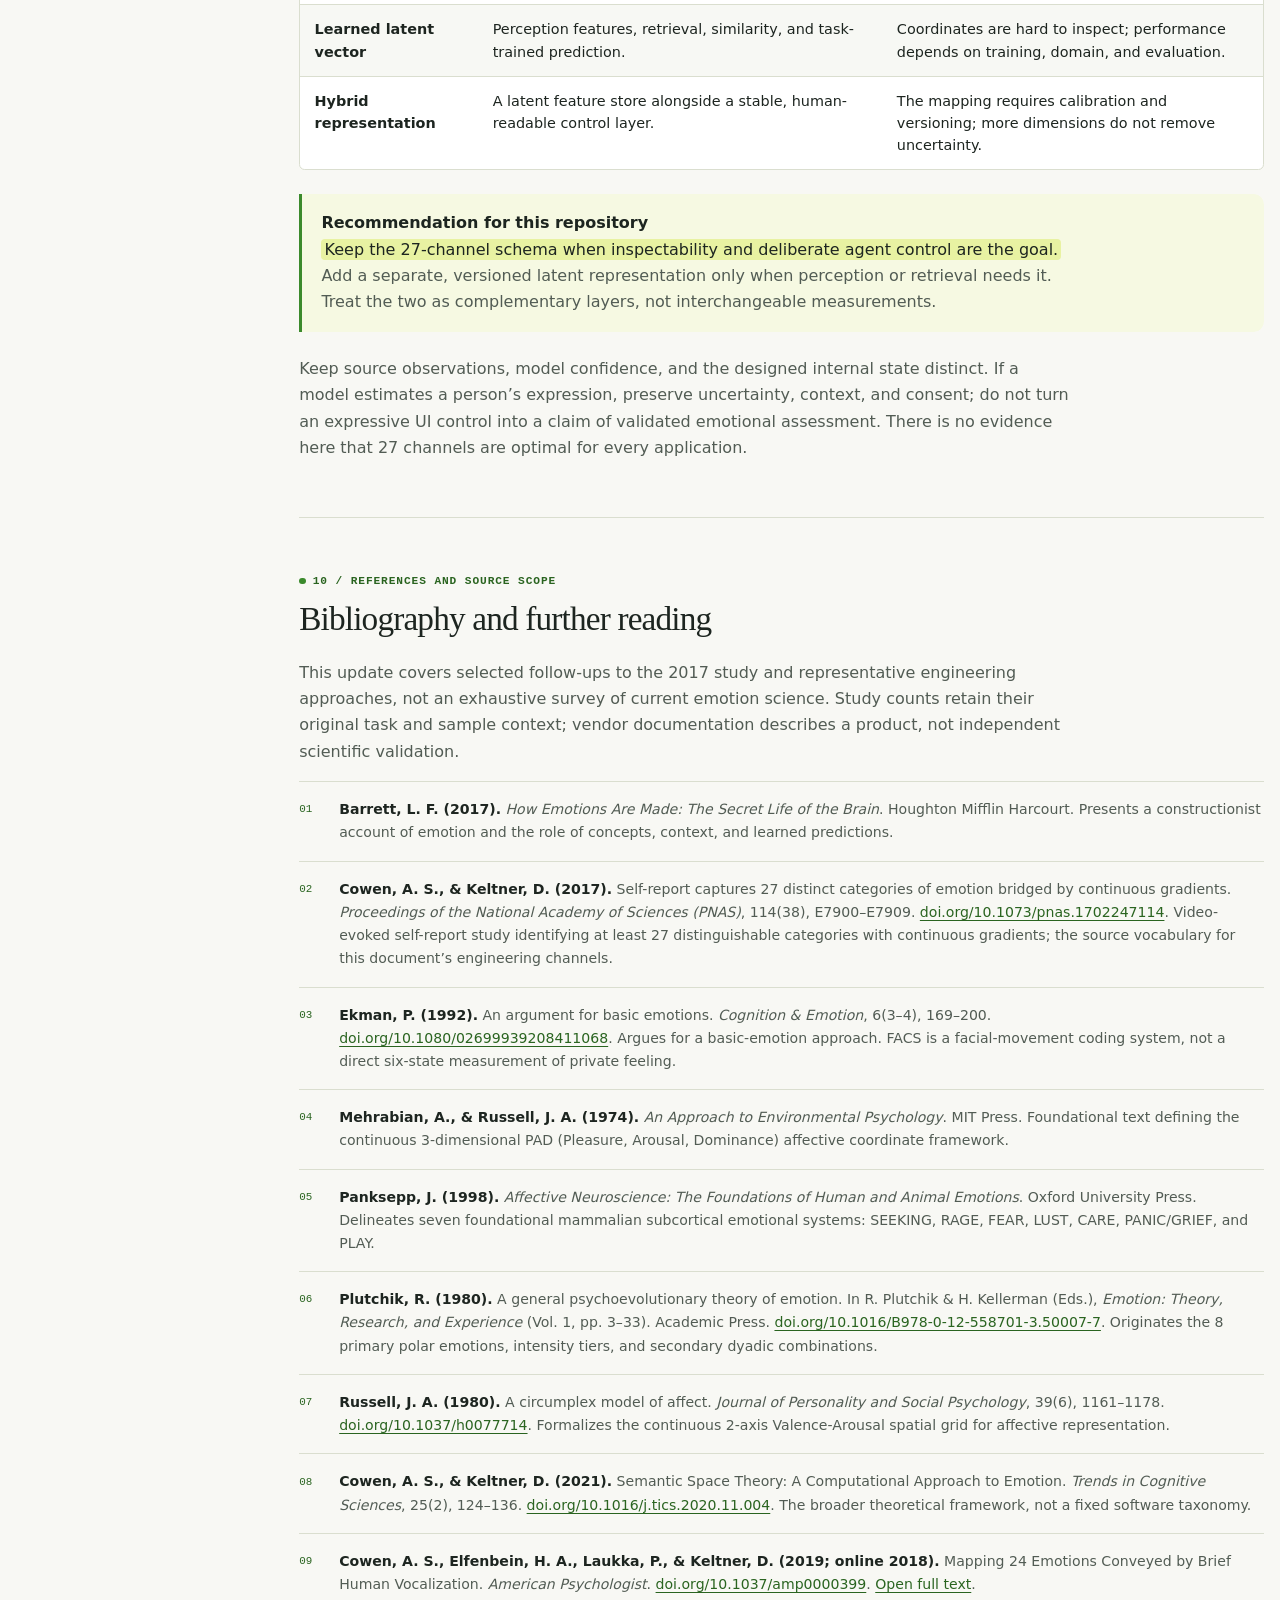
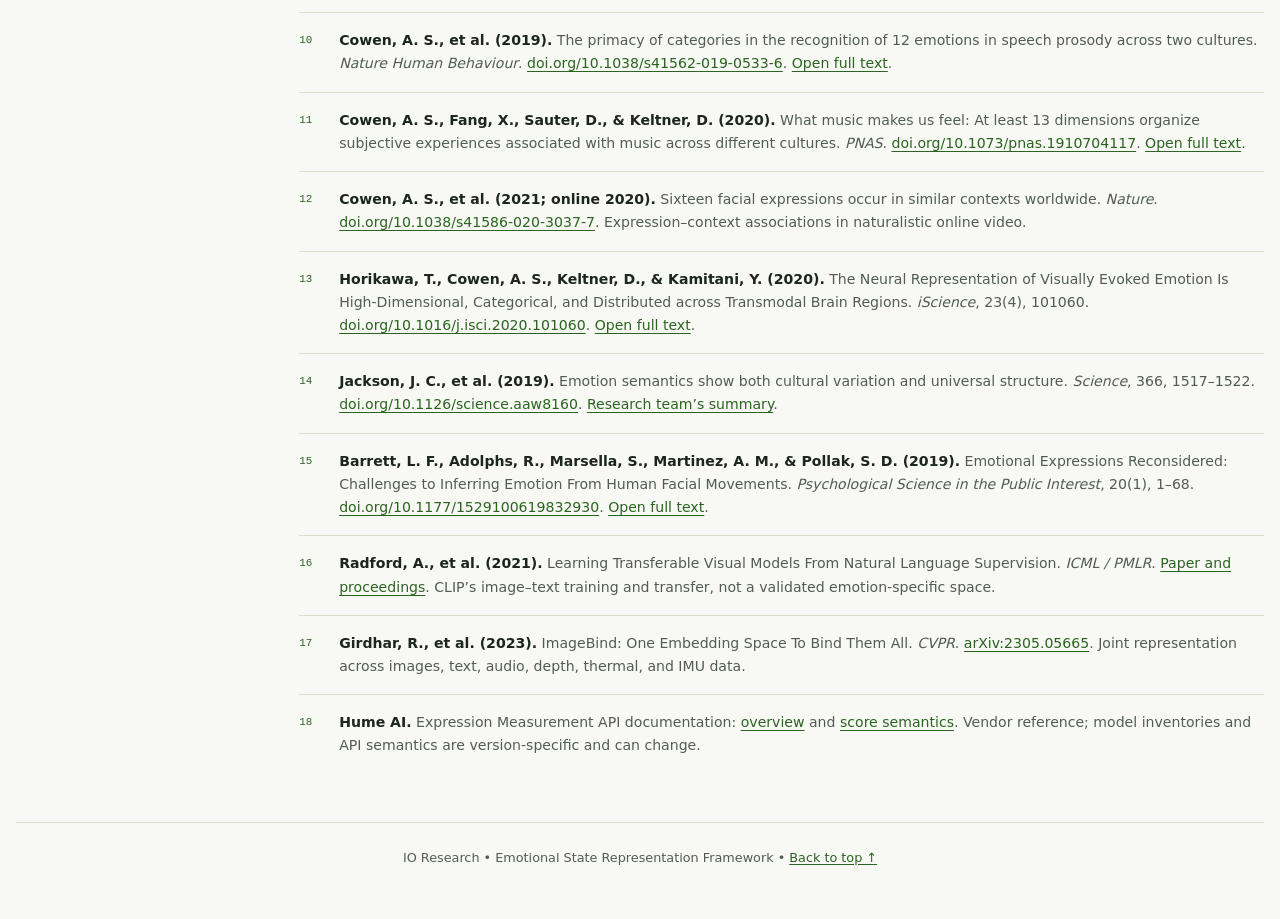
<file: docs/research/emotions-research-document.html>
<!doctype html>
<html lang="en" data-io-theme="v2">
<head>
  <meta charset="utf-8">
  <meta name="viewport" content="width=device-width, initial-scale=1">
  <meta name="description" content="Emotion taxonomies, Semantic Space Theory after 2017, cross-cultural and neural evidence, and the trade-offs between a 27-channel state model and learned embeddings.">
  <title>Emotional State Representation & 27-D Semantic Vector Space · IO Research</title>
  <link rel="stylesheet" href="../assets/io-design-system.css">
  <link rel="stylesheet" href="../assets/io-research.css">
  <!-- Design version 2; remove data-io-theme on <html> to return to version 1. -->
  <link rel="stylesheet" href="../assets/io-theme-v2.css">
  <script src="../assets/io-research.js" defer></script>
</head>
<body class="io-document io-research" id="top">
  <a class="skip-link" href="#main-content">Skip to main content</a>

  <div class="container">
    <header>
      <span class="badge">Research &amp; Specification · Cognitive Systems</span>
      <h1>Emotional state representation and continuous semantic modeling</h1>
      <p class="subtitle">From emotion taxonomies and a 27-channel state model to the wider Semantic Space Theory research program: later evidence, language and culture, and the choice between interpretable controls and learned embeddings.</p>
      <p class="document-meta">Research document · 10 sections · Foundations → evidence → engineering choices</p>
      <p><a href="emotions-presentation-deck.html">Open the companion presentation →</a> · <a href="../index.html">Research index →</a></p>
    </header>

    <div class="research-layout">
      <nav class="research-index" aria-label="Table of contents">
        <details open>
          <summary>In this document <span class="index-toggle" aria-hidden="true"></span></summary>
          <ol>
            <li><a href="#vector-paradigms"><span class="index-number" aria-hidden="true">01</span><span>Vector paradigms</span></a></li>
            <li><a href="#comparative-taxonomies"><span class="index-number" aria-hidden="true">02</span><span>Comparative taxonomies</span></a></li>
            <li><a href="#plutchik-wheel"><span class="index-number" aria-hidden="true">03</span><span>Plutchik: poles &amp; dyads</span></a></li>
            <li><a href="#cowen-keltner-space"><span class="index-number" aria-hidden="true">04</span><span>The 27-dimensional space</span></a></li>
            <li><a href="#vector-specification"><span class="index-number" aria-hidden="true">05</span><span>Vector specification</span></a></li>
            <li><a href="#temporal-dynamics"><span class="index-number" aria-hidden="true">06</span><span>Dynamics &amp; decay</span></a></li>
            <li><a href="#sst-evolution"><span class="index-number" aria-hidden="true">07</span><span>SST beyond 2017</span></a></li>
            <li><a href="#language-and-limits"><span class="index-number" aria-hidden="true">08</span><span>Language &amp; evidence limits</span></a></li>
            <li><a href="#representation-choices"><span class="index-number" aria-hidden="true">09</span><span>Channels, embeddings &amp; control</span></a></li>
            <li><a href="#bibliography"><span class="index-number" aria-hidden="true">10</span><span>Bibliography &amp; sources</span></a></li>
          </ol>
        </details>
      </nav>

      <main id="main-content">
      <section id="vector-paradigms">
        <span class="section-label">01 / Engineering Foundations</span>
        <h2>Vector representation paradigms</h2>
        <p>For this engineering representation, each named channel has a value from <strong>0.0</strong> (no activation on the application’s scale) to <strong>1.0</strong> (its chosen maximum). A resting baseline can be nonzero. These values are <mark>designed intensity controls</mark>—not automatically calibrated probabilities, physiological measurements, or the original study’s rating scale.</p>

        <aside class="callout">
          <strong>Design principle: Intensity channels versus categorical probabilities</strong>
          <ul>
            <li><strong>Individually bounded channels:</strong> <math xmlns="http://www.w3.org/1998/Math/MathML"><msub><mi>e</mi><mi>i</mi></msub><mo>∈</mo><mo>[</mo><mn>0</mn><mo>,</mo><mn>1</mn><mo>]</mo></math>. Scores need not sum to one. This permits mixed states such as elevated <em>Sadness</em> and <em>Joy</em> together. Individually controlled scores can still be statistically correlated.</li>
            <li><strong>Softmax simplex:</strong> <math xmlns="http://www.w3.org/1998/Math/MathML"><munderover><mo>∑</mo><mrow><mi>i</mi><mo>=</mo><mn>1</mn></mrow><mi>N</mi></munderover><msub><mi>e</mi><mi>i</mi></msub><mo>=</mo><mn>1</mn></math>. Appropriate for a categorical probability distribution, but it makes scores compete for a fixed sum. That is a different quantity from the independently bounded intensities used here.</li>
          </ul>
        </aside>
      </section>

      <section id="comparative-taxonomies">
        <span class="section-label">02 / Theoretical Survey</span>
        <h2>Comparative affective taxonomies</h2>
        <p>Psychology and affective neuroscience provide distinct, non-convergent frameworks for operationalizing emotional experience. Selection depends on whether an application prioritizes biometric tracking, facial action coding, or descriptive expressiveness.</p>

        <div class="table-container" role="region" aria-label="Affective taxonomy comparison, horizontally scrollable" tabindex="0">
          <table>
            <caption>Table 01 · Five frameworks compared</caption>
            <thead>
              <tr>
                <th scope="col">Framework</th>
                <th scope="col">Primary Thinkers</th>
                <th scope="col">Dimensions / Primitives</th>
                <th scope="col">Best Operational Fit</th>
                <th scope="col">Primary Theoretical Limits</th>
              </tr>
            </thead>
            <tbody>
              <tr>
                <td><strong>Basic Emotion Theory</strong></td>
                <td>Paul Ekman (1992)</td>
                <td>6 discrete categories: <em>Anger, Disgust, Fear, Joy, Sadness, Surprise</em>.</td>
                <td>Computer vision, facial action unit tracking, animation rigging.</td>
                <td>Prototype labels alone do not capture all contextual or cultural variation. FACS codes facial movements; it is not itself a six-emotion taxonomy.</td>
              </tr>
              <tr>
                <td><strong>Psychoevolutionary Model</strong></td>
                <td>Robert Plutchik (1980)</td>
                <td>8 primary polar emotions arranged as 4 opposite axes; blends into secondary dyads.</td>
                <td>Therapeutic vocabulary, UX design, sentiment analysis.</td>
                <td>A useful conceptual structure, but dyads and polar axes are not established universal laws of neural mixing.</td>
              </tr>
              <tr>
                <td><strong>Circumplex Model (PAD / VAD)</strong></td>
                <td>James Russell (1980), Albert Mehrabian (1974)</td>
                <td>2–3 continuous neuro-affective axes: <em>Valence, Arousal, (Dominance)</em>.</td>
                <td>Biometrics, heart-rate variability, wearable tech, continuous scalar tracking.</td>
                <td>Fails to distinguish structurally distinct feelings with matching coordinates (e.g., Anger and Fear).</td>
              </tr>
              <tr>
                <td><strong>Constructed Emotion Theory</strong></td>
                <td>Lisa Feldman Barrett (2017)</td>
                <td>Dynamic brain construction combining interoception, past concepts, and language.</td>
                <td>Modern cognitive neuroscience, anthropologic modeling.</td>
                <td>High conceptual fluidity makes rigid computational schemas difficult to pin down.</td>
              </tr>
              <tr>
                <td><strong>Semantic Space Theory</strong></td>
                <td>Alan S. Cowen &amp; Dacher Keltner (2017)</td>
                <td><strong>27 distinguishable categories in the 2017 video self-report study</strong>, with gradients between them; later studies explore other spaces.</td>
                <td>Generative AI, nuanced affective computing, narrative generation.</td>
                <td>Counts and meanings depend on modality, stimuli, participants, and measurement. SST does not prescribe this document’s fixed 27-channel schema.</td>
              </tr>
            </tbody>
          </table>
        </div>
      </section>

      <section id="plutchik-wheel">
        <span class="section-label">03 / Structural Blends</span>
        <h2>Plutchik's 8 primary emotions and dyadic combinations</h2>
        <p>Plutchik mapped 8 primary emotions into 4 antagonistic polar axes: <em>Joy ↔ Sadness</em>, <em>Trust ↔ Disgust</em>, <em>Fear ↔ Anger</em>, and <em>Surprise ↔ Anticipation</em>. In intensity, each emotion transitions across three tiers:</p>

        <div class="table-container" role="region" aria-label="Plutchik intensity and dyad comparison, horizontally scrollable" tabindex="0">
          <table>
            <caption>Table 02 · Intensity tiers and example blends</caption>
            <thead>
              <tr>
                <th scope="col">Low Intensity</th>
                <th scope="col">Primary Emotion</th>
                <th scope="col">High Intensity</th>
                <th scope="col">Primary Dyads (Sample Combinations)</th>
              </tr>
            </thead>
            <tbody>
              <tr>
                <td>Serenity</td>
                <td><strong>Joy</strong></td>
                <td>Ecstasy</td>
                <td>Joy + Trust = <strong>Love</strong> · Joy + Anticipation = <strong>Optimism</strong></td>
              </tr>
              <tr>
                <td>Acceptance</td>
                <td><strong>Trust</strong></td>
                <td>Admiration</td>
                <td>Trust + Fear = <strong>Submission</strong> · Trust + Anticipation = <strong>Fatalism</strong></td>
              </tr>
              <tr>
                <td>Apprehension</td>
                <td><strong>Fear</strong></td>
                <td>Terror</td>
                <td>Fear + Surprise = <strong>Awe / Subjection</strong></td>
              </tr>
              <tr>
                <td>Distraction</td>
                <td><strong>Surprise</strong></td>
                <td>Amazement</td>
                <td>Surprise + Sadness = <strong>Disapproval / Delusion</strong></td>
              </tr>
              <tr>
                <td>Pensiveness</td>
                <td><strong>Sadness</strong></td>
                <td>Grief</td>
                <td>Sadness + Disgust = <strong>Remorse</strong> · Sadness + Anger = <strong>Envy</strong></td>
              </tr>
              <tr>
                <td>Boredom</td>
                <td><strong>Disgust</strong></td>
                <td>Loathing</td>
                <td>Disgust + Anger = <strong>Contempt</strong></td>
              </tr>
              <tr>
                <td>Annoyance</td>
                <td><strong>Anger</strong></td>
                <td>Rage</td>
                <td>Anger + Anticipation = <strong>Aggressiveness</strong> · Anger + Joy = <strong>Pride</strong></td>
              </tr>
              <tr>
                <td>Interest</td>
                <td><strong>Anticipation</strong></td>
                <td>Vigilance</td>
                <td>Anticipation + Fear = <strong>Anxious Curiosity</strong></td>
              </tr>
            </tbody>
          </table>
        </div>
      </section>

      <section id="cowen-keltner-space">
        <span class="section-label">04 / High-Dimensional Mapping</span>
        <h2>The 27-dimensional continuous semantic space</h2>
        <p><a href="#ref-cowen-2017">Cowen &amp; Keltner (2017)</a> studied self-reported responses to 2,185 short videos and identified <strong>at least 27 distinguishable categories of reported experience</strong> connected by continuous gradients. The study used categorical ratings, free responses, and affective scales; it did not establish a universal inventory of 27 biological primitives.</p>
        <p>The channels below borrow that vocabulary for an inspectable engineering state. Their descriptions are practical paraphrases, not diagnostic definitions or validated biological markers. The zero-based ordering and [0, 1] controls are implementation choices. <a href="#sst-evolution">Later studies extend the research beyond video</a>.</p>

        <div class="grid-27">
          <div class="dimension-card">
            <div class="dim-header"><span class="dim-name">Admiration</span><span class="dim-index">00</span></div>
            <p class="dim-desc">Warm approval, respect, and positive regard elicited by another's virtuous skill or integrity.</p>
          </div>
          <div class="dimension-card">
            <div class="dim-header"><span class="dim-name">Adoration</span><span class="dim-index">01</span></div>
            <p class="dim-desc">Profound, reverent affection, emotional warmth, and devotion directed toward a loved one or ideal.</p>
          </div>
          <div class="dimension-card">
            <div class="dim-header"><span class="dim-name">Aesthetic Appreciation</span><span class="dim-index">02</span></div>
            <p class="dim-desc">Pleasurable engagement and perceptual captivation elicited by elegance, beauty, and artistic form.</p>
          </div>
          <div class="dimension-card">
            <div class="dim-header"><span class="dim-name">Amusement</span><span class="dim-index">03</span></div>
            <p class="dim-desc">Lighthearted humor, playfulness, and spontaneous mirth provoked by non-threatening incongruity.</p>
          </div>
          <div class="dimension-card">
            <div class="dim-header"><span class="dim-name">Anger</span><span class="dim-index">04</span></div>
            <p class="dim-desc">Antagonistic, reactive arousal triggered by deliberate boundary violations or goal frustration.</p>
          </div>
          <div class="dimension-card">
            <div class="dim-header"><span class="dim-name">Anxiety</span><span class="dim-index">05</span></div>
            <p class="dim-desc">Apprehensive, future-oriented tension regarding uncertain negative events or loss of control.</p>
          </div>
          <div class="dimension-card">
            <div class="dim-header"><span class="dim-name">Awe</span><span class="dim-index">06</span></div>
            <p class="dim-desc">Profound reverence and cognitive accommodation elicited by perceived conceptual or physical vastness.</p>
          </div>
          <div class="dimension-card">
            <div class="dim-header"><span class="dim-name">Awkwardness</span><span class="dim-index">07</span></div>
            <p class="dim-desc">Uncomfortable self-consciousness provoked by social clumsiness, dissonance, or minor friction.</p>
          </div>
          <div class="dimension-card">
            <div class="dim-header"><span class="dim-name">Boredom</span><span class="dim-index">08</span></div>
            <p class="dim-desc">Restless, flat disengagement resulting from under-stimulating environments or low perceived meaning.</p>
          </div>
          <div class="dimension-card">
            <div class="dim-header"><span class="dim-name">Calmness</span><span class="dim-index">09</span></div>
            <p class="dim-desc">Tranquil, centered equilibrium characterized by parasympathetic dominance and inner stillness.</p>
          </div>
          <div class="dimension-card">
            <div class="dim-header"><span class="dim-name">Confusion</span><span class="dim-index">10</span></div>
            <p class="dim-desc">Epistemic disorientation when incoming sensory or narrative evidence contradicts active models.</p>
          </div>
          <div class="dimension-card">
            <div class="dim-header"><span class="dim-name">Craving</span><span class="dim-index">11</span></div>
            <p class="dim-desc">Targeted, dopaminergic appetitive urge driving focused seeking behavior toward a specific resource.</p>
          </div>
          <div class="dimension-card">
            <div class="dim-header"><span class="dim-name">Disgust</span><span class="dim-index">12</span></div>
            <p class="dim-desc">Visceral rejection and revulsion directed against physical contaminants, spoilage, or moral degradation.</p>
          </div>
          <div class="dimension-card">
            <div class="dim-header"><span class="dim-name">Empathetic Pain</span><span class="dim-index">13</span></div>
            <p class="dim-desc">Vicarious distress and autonomic resonance provoked by witnessing the acute suffering of others.</p>
          </div>
          <div class="dimension-card">
            <div class="dim-header"><span class="dim-name">Entrancement</span><span class="dim-index">14</span></div>
            <p class="dim-desc">Hypnotic, absorbing immersion where conscious reflection softens into undivided attention.</p>
          </div>
          <div class="dimension-card">
            <div class="dim-header"><span class="dim-name">Excitement</span><span class="dim-index">15</span></div>
            <p class="dim-desc">High-energy sympathetic activation and buoyant anticipation toward positive incoming opportunities.</p>
          </div>
          <div class="dimension-card">
            <div class="dim-header"><span class="dim-name">Fear</span><span class="dim-index">16</span></div>
            <p class="dim-desc">Acute defensive alarm triggered by an immediate, perceptible threat to survival or psychological safety.</p>
          </div>
          <div class="dimension-card">
            <div class="dim-header"><span class="dim-name">Horror</span><span class="dim-index">17</span></div>
            <p class="dim-desc">Shocked revulsion combining intense dread, physical recoil, and moral paralysis.</p>
          </div>
          <div class="dimension-card">
            <div class="dim-header"><span class="dim-name">Interest</span><span class="dim-index">18</span></div>
            <p class="dim-desc">Curious, exploratory vigilance drawing cognitive resources to inspect novel or complex patterns.</p>
          </div>
          <div class="dimension-card">
            <div class="dim-header"><span class="dim-name">Joy</span><span class="dim-index">19</span></div>
            <p class="dim-desc">Radiant, flourishing happiness, celebratory relief, and profound emotional elevation.</p>
          </div>
          <div class="dimension-card">
            <div class="dim-header"><span class="dim-name">Nostalgia</span><span class="dim-index">20</span></div>
            <p class="dim-desc">Bittersweet, tender reminiscence and longing for past places, eras, or departed connections.</p>
          </div>
          <div class="dimension-card">
            <div class="dim-header"><span class="dim-name">Relief</span><span class="dim-index">21</span></div>
            <p class="dim-desc">Sudden release of autonomic distress following the verified conclusion or avoidance of a threat.</p>
          </div>
          <div class="dimension-card">
            <div class="dim-header"><span class="dim-name">Romance</span><span class="dim-index">22</span></div>
            <p class="dim-desc">Impassioned tenderness, infatuation, and reciprocal longing for deep, idealized interpersonal communion.</p>
          </div>
          <div class="dimension-card">
            <div class="dim-header"><span class="dim-name">Sadness</span><span class="dim-index">23</span></div>
            <p class="dim-desc">Dejected sorrow, reduced motor tempo, and sorrowful grief following irreplaceable loss.</p>
          </div>
          <div class="dimension-card">
            <div class="dim-header"><span class="dim-name">Satisfaction</span><span class="dim-index">24</span></div>
            <p class="dim-desc">Quiet fulfillment, satiety, and positive contentment following the successful completion of an intention.</p>
          </div>
          <div class="dimension-card">
            <div class="dim-header"><span class="dim-name">Sexual Desire</span><span class="dim-index">25</span></div>
            <p class="dim-desc">Visceral erotic drive, biological arousal, and physical attraction toward intimate partnership.</p>
          </div>
          <div class="dimension-card">
            <div class="dim-header"><span class="dim-name">Surprise</span><span class="dim-index">26</span></div>
            <p class="dim-desc">Brief, involuntary orienting reflex triggered by sudden deviations from expected stimuli.</p>
          </div>
        </div>
      </section>

      <section id="vector-specification">
        <span class="section-label">05 / Computational Architecture</span>
        <h2>Technical vector specification</h2>
        <p>The application state uses 27 named, individually bounded intensity channels in <math xmlns="http://www.w3.org/1998/Math/MathML"><mo>[</mo><mn>0</mn><mo>,</mo><mn>1</mn><mo>]</mo></math>. The schema is an engineering contract for agent state or an explicitly supplied user representation—not a validated measurement of private feeling.</p>

        <details class="schema-block" open>
          <summary>JSON schema · 27 channels <span class="schema-hint">— collapse or expand</span></summary>
          <pre tabindex="0" aria-label="Complete affective state JSON schema"><code>{
  "$schema": "https://json-schema.org/draft/2020-12/schema",
  "title": "AffectiveStateVector27D",
  "type": "object",
  "description": "Continuous emotional state normalized in [0.0, 1.0] across 27 Cowen & Keltner semantic channels",
  "properties": {
    "timestamp": { "type": "string", "format": "date-time" },
    "vector": {
      "type": "object",
      "properties": {
        "admiration":             { "type": "number", "minimum": 0.0, "maximum": 1.0 },
        "adoration":              { "type": "number", "minimum": 0.0, "maximum": 1.0 },
        "aesthetic_appreciation": { "type": "number", "minimum": 0.0, "maximum": 1.0 },
        "amusement":              { "type": "number", "minimum": 0.0, "maximum": 1.0 },
        "anger":                  { "type": "number", "minimum": 0.0, "maximum": 1.0 },
        "anxiety":                { "type": "number", "minimum": 0.0, "maximum": 1.0 },
        "awe":                    { "type": "number", "minimum": 0.0, "maximum": 1.0 },
        "awkwardness":            { "type": "number", "minimum": 0.0, "maximum": 1.0 },
        "boredom":                { "type": "number", "minimum": 0.0, "maximum": 1.0 },
        "calmness":               { "type": "number", "minimum": 0.0, "maximum": 1.0 },
        "confusion":              { "type": "number", "minimum": 0.0, "maximum": 1.0 },
        "craving":                { "type": "number", "minimum": 0.0, "maximum": 1.0 },
        "disgust":                { "type": "number", "minimum": 0.0, "maximum": 1.0 },
        "empathetic_pain":        { "type": "number", "minimum": 0.0, "maximum": 1.0 },
        "entrancement":           { "type": "number", "minimum": 0.0, "maximum": 1.0 },
        "excitement":             { "type": "number", "minimum": 0.0, "maximum": 1.0 },
        "fear":                   { "type": "number", "minimum": 0.0, "maximum": 1.0 },
        "horror":                 { "type": "number", "minimum": 0.0, "maximum": 1.0 },
        "interest":               { "type": "number", "minimum": 0.0, "maximum": 1.0 },
        "joy":                    { "type": "number", "minimum": 0.0, "maximum": 1.0 },
        "nostalgia":              { "type": "number", "minimum": 0.0, "maximum": 1.0 },
        "relief":                 { "type": "number", "minimum": 0.0, "maximum": 1.0 },
        "romance":                { "type": "number", "minimum": 0.0, "maximum": 1.0 },
        "sadness":                { "type": "number", "minimum": 0.0, "maximum": 1.0 },
        "satisfaction":           { "type": "number", "minimum": 0.0, "maximum": 1.0 },
        "sexual_desire":          { "type": "number", "minimum": 0.0, "maximum": 1.0 },
        "surprise":               { "type": "number", "minimum": 0.0, "maximum": 1.0 }
      },
      "additionalProperties": false,
      "required": [
        "admiration", "adoration", "aesthetic_appreciation", "amusement", "anger",
        "anxiety", "awe", "awkwardness", "boredom", "calmness", "confusion",
        "craving", "disgust", "empathetic_pain", "entrancement", "excitement",
        "fear", "horror", "interest", "joy", "nostalgia", "relief", "romance",
        "sadness", "satisfaction", "sexual_desire", "surprise"
      ]
    }
  }
}</code></pre>
        </details>
      </section>

      <section id="temporal-dynamics">
        <span class="section-label">06 / State Transitions</span>
        <h2>Dynamics and decay mathematics</h2>
        <p>In living systems, emotions do not vanish instantly; they exhibit emotional inertia. As an engineering approximation, each channel can relax toward a personal baseline, with an additional stimulus applied at the end of the time step.</p>

        <!-- Native MathML: actual subscripts, operators, and fractions, without a rendering dependency. -->
        <figure class="formula-card">
          <figcaption id="state-update-label">State update · relaxation + stimulus <span class="equation-number">(01)</span></figcaption>
          <div class="equation-scroll" role="region" aria-labelledby="state-update-label" aria-describedby="state-update-hint" tabindex="0">
            <math xmlns="http://www.w3.org/1998/Math/MathML" display="block">
              <mrow>
                <msub><mi>e</mi><mi>i</mi></msub><mo>(</mo><mi>t</mi><mo>+</mo><mi mathvariant="normal">Δ</mi><mi>t</mi><mo>)</mo>
                <mo>=</mo><msub><mi>B</mi><mi>i</mi></msub>
                <mo>+</mo><mo>(</mo><msub><mi>e</mi><mi>i</mi></msub><mo>(</mo><mi>t</mi><mo>)</mo><mo>−</mo><msub><mi>B</mi><mi>i</mi></msub><mo>)</mo>
                <msup><mi mathvariant="normal">e</mi><mrow><mo>−</mo><msub><mi>λ</mi><mi>i</mi></msub><mi mathvariant="normal">Δ</mi><mi>t</mi></mrow></msup>
                <mo>+</mo><msub><mi>S</mi><mi>i</mi></msub><mo>(</mo><mi>t</mi><mo>)</mo>
              </mrow>
            </math>
          </div>
          <p class="equation-hint" id="state-update-hint">Scroll horizontally if needed →</p>
          <dl class="symbol-key">
            <div><dt><math xmlns="http://www.w3.org/1998/Math/MathML"><msub><mi>e</mi><mi>i</mi></msub></math></dt><dd>Intensity of emotional channel <em>i</em>.</dd></div>
            <div><dt><math xmlns="http://www.w3.org/1998/Math/MathML"><msub><mi>B</mi><mi>i</mi></msub></math></dt><dd>Personal resting baseline for that channel.</dd></div>
            <div><dt><math xmlns="http://www.w3.org/1998/Math/MathML"><msub><mi>λ</mi><mi>i</mi></msub></math></dt><dd>Decay rate; larger values mean faster recovery.</dd></div>
            <div><dt><math xmlns="http://www.w3.org/1998/Math/MathML"><mi mathvariant="normal">Δ</mi><mi>t</mi></math></dt><dd>Elapsed time, in the units used for the decay rate.</dd></div>
            <div><dt><math xmlns="http://www.w3.org/1998/Math/MathML"><msub><mi>S</mi><mi>i</mi></msub><mo>(</mo><mi>t</mi><mo>)</mo></math></dt><dd>Stimulus contribution for this update, not a continuous input rate.</dd></div>
          </dl>
        </figure>

        <figure class="formula-card">
          <figcaption id="half-life-label">From half-life to decay rate <span class="equation-number">(02)</span></figcaption>
          <div class="equation-scroll" role="region" aria-labelledby="half-life-label" tabindex="0">
            <math xmlns="http://www.w3.org/1998/Math/MathML" display="block">
              <msub><mi>λ</mi><mi>i</mi></msub><mo>=</mo>
              <mfrac><mrow><mi mathvariant="normal">ln</mi><mo>(</mo><mn>2</mn><mo>)</mo></mrow><msub><mi>t</mi><mrow><mn>1</mn><mo>/</mo><mn>2</mn><mo>,</mo><mi>i</mi></mrow></msub></mfrac>
            </math>
          </div>
          <p>The half-life is the time needed to halve the deviation from baseline, with no new stimulus. For example, a chosen half-life of 2 seconds gives a decay rate of approximately 0.347 s⁻¹. These are illustrative model parameters, not universal biological constants.</p>
        </figure>

        <p class="implementation-note"><strong>Implementation note.</strong> The additive stimulus can push the update outside the intended [0, 1] range. Clamp the result, or use a bounded stimulus model, if every channel must remain in that interval.</p>
      </section>

      <section id="sst-evolution">
        <span class="section-label">07 / Beyond the original experiment</span>
        <h2>From a video study to Semantic Space Theory</h2>
        <p>The 2017 taxonomy was not simply discarded and replaced by one superior theory. It became part of a broader research program, formalized in <a href="#ref-sst-2021">Semantic Space Theory (Cowen &amp; Keltner, 2021)</a>. SST asks how many distinctions people make, how those distinctions are conceptualized, and whether emotional meanings form clusters, gradients, or both.</p>
        <p>Follow-up studies broadened the modalities and populations studied. They do not all measure the same thing: <strong>felt experience, recognized expression, and expression–context associations must be kept distinct.</strong></p>

        <div class="table-container" role="region" aria-label="Semantic space follow-up studies, horizontally scrollable" tabindex="0">
          <table>
            <caption>Table 03 · Selected modality studies, not a universal emotion count</caption>
            <thead><tr><th scope="col">Study / modality</th><th scope="col">Reported structure</th><th scope="col">Sample and scope</th><th scope="col">Interpretation limit</th></tr></thead>
            <tbody>
              <tr><td><a href="#ref-vocal-2019">Vocal bursts · 2018 online / 2019 issue</a></td><td>At least <strong>24</strong> distinguishable emotional meanings.</td><td>2,032 laboratory vocalizations and 48 naturalistic examples judged by US English speakers.</td><td>This particular study is not itself a demonstration across all cultures. Recognizing a vocal expression is not measuring its producer’s inner state.</td></tr>
              <tr><td><a href="#ref-prosody-2019">Speech prosody · 2019</a></td><td>At least <strong>12</strong> emotional distinctions shared by the two listener groups.</td><td>2,519 speech samples; US and Indian listeners, with English-language speech produced by actors from five cultures.</td><td>Shared structure in this English-language task does not establish identical semantic distinctions in every language.</td></tr>
              <tr><td><a href="#ref-music-2020">Music-evoked experience · 2020</a></td><td>At least <strong>13</strong> dimensions of reported experience, including dreamy and triumphant feelings.</td><td>2,168 music excerpts; participants in the United States and China.</td><td>Population coverage is limited to the US and Chinese samples. Shared patterns here do not establish universality.</td></tr>
              <tr><td><a href="#ref-facial-2021">Naturalistic facial expression · 2020 online / 2021 issue</a></td><td><strong>16</strong> modeled expression types with context associations about 70% preserved across world regions.</td><td>Deep-network analysis of 6 million videos from 144 countries, grouped into 12 world regions.</td><td>These are expression–context associations in the sampled online videos—not proof that exactly 16 feelings exist or that a face uniquely reveals an individual’s emotion.</td></tr>
            </tbody>
          </table>
        </div>

        <aside class="callout"><strong>What the changing counts mean</strong><p>24, 12, 13, 16, and 27 describe different tasks, datasets, and constructs. They are <mark>not competing version numbers</mark> of one canonical taxonomy, and should not be added together or treated as interchangeable sets of biological primitives.</p></aside>

        <h3>Neural evidence: informative, but not a 27-channel brain specification</h3>
        <p><a href="#ref-neural-2020">Horikawa, Cowen, Keltner, &amp; Kamitani (2020)</a>, published in <em>iScience</em>, measured fMRI responses in <strong>five participants watching 2,181 videos</strong>. The analyses used video annotations for <strong>34 emotion categories and 14 affective dimensions</strong>, rather than directly reading out this document’s 27 controls.</p>
        <p>Category-based models predicted responses better than the tested broad-affect models, and the authors reported distributed, category-related clusters bridged by gradients, especially in transmodal brain regions. This supports a richer account than a few broad affective axes, but does not prove 27 innate modules or causal mechanisms.</p>
        <p>The study also leaves open whether some patterns reflect felt emotion or recognition that a scene affords an emotional experience. Its small participant sample and annotation-based targets matter when interpreting “neural validation.”</p>
      </section>

      <section id="language-and-limits">
        <span class="section-label">08 / Language, culture, and interpretation</span>
        <h2>A map of meanings is not automatically a map of universal biology</h2>
        <p>A constructionist interpretation, associated with Lisa Feldman Barrett and colleagues, emphasizes that emotion concepts depend on language, learning, and context. A lexical critique of semantic mapping asks whether recognizable structure reflects how participants conceptualize and describe experiences, rather than an invariant set of natural kinds.</p>
        <p>That is a methodological question, not a reason to dismiss every self-report result as an inevitable artifact. The 2017 work included multiple response formats, and later modality studies test related questions with different stimuli. Conversely, high-dimensional prediction or cross-cultural agreement does not, by itself, settle whether categories are innate or constructed.</p>

        <h3>What 2,474 languages contribute</h3>
        <p><a href="#ref-language-2019">Jackson et al. (2019, <em>Science</em>)</a> examined colexification—one word expressing multiple concepts—across <strong>2,474 languages, 20 language families, and 24 emotion concepts</strong>. The lexical networks varied across families while also showing shared organization related to valence and physiological activation.</p>
        <p>For example, the authors describe “surprise” as closely associated with “fear” in Austronesian networks, versus “hope” and “want” in Tai-Kadai networks. This is evidence about lexical meanings, not a direct replication or refutation of the 27-category video experiment. Shared expressive patterns can coexist with culturally different concept boundaries.</p>

        <h3>Expression, context, and the limits of inference</h3>
        <p><a href="#ref-expression-2019">Barrett et al. (2019)</a> reviewed evidence against treating a facial configuration as a context-free diagnostic marker of a specific emotion. The same movement can occur in different emotional or non-emotional situations, and similar emotions can be expressed differently.</p>
        <aside class="callout"><strong>Keep three claims separate</strong><ul><li><strong>Descriptive structure:</strong> participants or models distinguish patterns in a particular dataset.</li><li><strong>Generality:</strong> some of those patterns transfer across tasks, modalities, or sampled populations.</li><li><strong>Mechanism:</strong> a fixed, universal biological cause explains those patterns. The first two claims do not automatically establish the third.</li></ul></aside>
        <p>These sources illustrate an ongoing debate about interpretation; they are not presented as a single published constructionist rebuttal that conclusively overturned SST.</p>
      </section>

      <section id="representation-choices">
        <span class="section-label">09 / Representation and operational control</span>
        <h2>Named channels, latent embeddings, or both?</h2>
        <p>The practical choice is not “old taxonomy versus a scientifically complete embedding.” It is a trade-off between inspectable semantics, learned representations, application requirements, and evidence for the intended task.</p>

        <h3>Commercial expression measurement: Hume AI</h3>
        <p>Hume AI, co-founded by Alan Cowen, is an industry example of high-dimensional expression measurement. Its <a href="#ref-hume-docs">API documentation</a> describes separate speech and facial-expression outputs. Exact label inventories, model versions, and score definitions are vendor-specific—not a replacement standard for the 27-channel state used here.</p>
        <p>The cited score documentation describes <strong>independent probabilities that do not sum to one</strong>. Those expression-related estimates are not automatically the same quantity as internal intensity controls, and the documentation cautions against comparing scores across names as though they were interchangeable. A face or voice model’s output is not a direct measurement of a person’s private feeling.</p>
        <p>For an integration, record the model/API revision, output schema, score semantics, input provenance, and relevant calibration. Do not hard-code a label inventory without pinning a release, or feed expression probabilities directly into the intensity-update equation without defining a mapping.</p>

        <h3>Latent representations: useful features, not word-free emotional truth</h3>
        <p><a href="#ref-clip-2021">CLIP</a> learns image–text representations from paired supervision; <a href="#ref-imagebind-2023">ImageBind</a> learns a joint space across six modalities using image-paired data. These are examples of learned multimodal representation, not simply unsupervised emotion taxonomies or emotion-specific models by default.</p>
        <p>Vector widths such as 512, 768, or 1024 are architectural choices, not counts of emotions. Individual coordinates usually lack a stable human-readable interpretation. Similarity can support retrieval and downstream affective models, but may also reflect objects, scenes, language, or recording conditions rather than affect.</p>

        <figure class="formula-card">
          <figcaption id="cosine-label">Cosine similarity · a representation metric <span class="equation-number">(03)</span></figcaption>
          <div class="equation-scroll" role="region" aria-labelledby="cosine-label" tabindex="0">
            <math xmlns="http://www.w3.org/1998/Math/MathML" display="block"><mi mathvariant="normal">sim</mi><mo>(</mo><msub><mi>z</mi><mi>a</mi></msub><mo>,</mo><msub><mi>z</mi><mi>b</mi></msub><mo>)</mo><mo>=</mo><mfrac><mrow><msub><mi>z</mi><mi>a</mi></msub><mo>·</mo><msub><mi>z</mi><mi>b</mi></msub></mrow><mrow><mo>‖</mo><msub><mi>z</mi><mi>a</mi></msub><mo>‖</mo><mo>‖</mo><msub><mi>z</mi><mi>b</mi></msub><mo>‖</mo></mrow></mfrac></math>
          </div>
          <p>For nonzero vectors in the same model space, cosine distance is commonly defined as 1 − similarity. Whether that distance tracks emotional similarity is a validation question—not guaranteed by the formula or the embedding width.</p>
        </figure>

        <div class="table-container" role="region" aria-label="Representation design choices, horizontally scrollable" tabindex="0">
          <table>
            <caption>Table 04 · Choose the representation for the job</caption>
            <thead><tr><th scope="col">Representation</th><th scope="col">Useful for</th><th scope="col">Main limitation</th></tr></thead>
            <tbody>
              <tr><td><strong>27 named controls</strong></td><td>Game characters, agent memory, expressive UI, manual inspection, and deterministic behavior rules.</td><td>A chosen vocabulary and scale; not an exhaustive or universal model of human feeling.</td></tr>
              <tr><td><strong>Learned latent vector</strong></td><td>Perception features, retrieval, similarity, and task-trained prediction.</td><td>Coordinates are hard to inspect; performance depends on training, domain, and evaluation.</td></tr>
              <tr><td><strong>Hybrid representation</strong></td><td>A latent feature store alongside a stable, human-readable control layer.</td><td>The mapping requires calibration and versioning; more dimensions do not remove uncertainty.</td></tr>
            </tbody>
          </table>
        </div>

        <aside class="callout"><strong>Recommendation for this repository</strong><p><mark>Keep the 27-channel schema when inspectability and deliberate agent control are the goal.</mark> Add a separate, versioned latent representation only when perception or retrieval needs it. Treat the two as complementary layers, not interchangeable measurements.</p></aside>
        <p>Keep source observations, model confidence, and the designed internal state distinct. If a model estimates a person’s expression, preserve uncertainty, context, and consent; do not turn an expressive UI control into a claim of validated emotional assessment. There is no evidence here that 27 channels are optimal for every application.</p>
      </section>

      <section id="bibliography">
        <span class="section-label">10 / References and source scope</span>
        <h2>Bibliography and further reading</h2>
        <p>This update covers selected follow-ups to the 2017 study and representative engineering approaches, not an exhaustive survey of current emotion science. Study counts retain their original task and sample context; vendor documentation describes a product, not independent scientific validation.</p>
        <ul class="citation-list">
          <li>
            <strong>Barrett, L. F. (2017).</strong> <em>How Emotions Are Made: The Secret Life of the Brain</em>. Houghton Mifflin Harcourt.
            Presents a constructionist account of emotion and the role of concepts, context, and learned predictions.
          </li>
          <li id="ref-cowen-2017">
            <strong>Cowen, A. S., &amp; Keltner, D. (2017).</strong> Self-report captures 27 distinct categories of emotion bridged by continuous gradients. <em>Proceedings of the National Academy of Sciences (PNAS)</em>, 114(38), E7900–E7909. <a href="https://doi.org/10.1073/pnas.1702247114">doi.org/10.1073/pnas.1702247114</a>.
            Video-evoked self-report study identifying at least 27 distinguishable categories with continuous gradients; the source vocabulary for this document’s engineering channels.
          </li>
          <li>
            <strong>Ekman, P. (1992).</strong> An argument for basic emotions. <em>Cognition &amp; Emotion</em>, 6(3–4), 169–200. <a href="https://doi.org/10.1080/02699939208411068">doi.org/10.1080/02699939208411068</a>.
            Argues for a basic-emotion approach. FACS is a facial-movement coding system, not a direct six-state measurement of private feeling.
          </li>
          <li>
            <strong>Mehrabian, A., &amp; Russell, J. A. (1974).</strong> <em>An Approach to Environmental Psychology</em>. MIT Press.
            Foundational text defining the continuous 3-dimensional PAD (Pleasure, Arousal, Dominance) affective coordinate framework.
          </li>
          <li>
            <strong>Panksepp, J. (1998).</strong> <em>Affective Neuroscience: The Foundations of Human and Animal Emotions</em>. Oxford University Press.
            Delineates seven foundational mammalian subcortical emotional systems: SEEKING, RAGE, FEAR, LUST, CARE, PANIC/GRIEF, and PLAY.
          </li>
          <li>
            <strong>Plutchik, R. (1980).</strong> A general psychoevolutionary theory of emotion. In R. Plutchik &amp; H. Kellerman (Eds.), <em>Emotion: Theory, Research, and Experience</em> (Vol. 1, pp. 3–33). Academic Press. <a href="https://doi.org/10.1016/B978-0-12-558701-3.50007-7">doi.org/10.1016/B978-0-12-558701-3.50007-7</a>.
            Originates the 8 primary polar emotions, intensity tiers, and secondary dyadic combinations.
          </li>
          <li>
            <strong>Russell, J. A. (1980).</strong> A circumplex model of affect. <em>Journal of Personality and Social Psychology</em>, 39(6), 1161–1178. <a href="https://doi.org/10.1037/h0077714">doi.org/10.1037/h0077714</a>.
            Formalizes the continuous 2-axis Valence-Arousal spatial grid for affective representation.
          </li>
          <li id="ref-sst-2021"><strong>Cowen, A. S., &amp; Keltner, D. (2021).</strong> Semantic Space Theory: A Computational Approach to Emotion. <em>Trends in Cognitive Sciences</em>, 25(2), 124–136. <a href="https://doi.org/10.1016/j.tics.2020.11.004">doi.org/10.1016/j.tics.2020.11.004</a>. The broader theoretical framework, not a fixed software taxonomy.</li>
          <li id="ref-vocal-2019"><strong>Cowen, A. S., Elfenbein, H. A., Laukka, P., &amp; Keltner, D. (2019; online 2018).</strong> Mapping 24 Emotions Conveyed by Brief Human Vocalization. <em>American Psychologist</em>. <a href="https://doi.org/10.1037/amp0000399">doi.org/10.1037/amp0000399</a>. <a href="https://pmc.ncbi.nlm.nih.gov/articles/PMC6586540/">Open full text</a>.</li>
          <li id="ref-prosody-2019"><strong>Cowen, A. S., et al. (2019).</strong> The primacy of categories in the recognition of 12 emotions in speech prosody across two cultures. <em>Nature Human Behaviour</em>. <a href="https://doi.org/10.1038/s41562-019-0533-6">doi.org/10.1038/s41562-019-0533-6</a>. <a href="https://pmc.ncbi.nlm.nih.gov/articles/PMC6687085/">Open full text</a>.</li>
          <li id="ref-music-2020"><strong>Cowen, A. S., Fang, X., Sauter, D., &amp; Keltner, D. (2020).</strong> What music makes us feel: At least 13 dimensions organize subjective experiences associated with music across different cultures. <em>PNAS</em>. <a href="https://doi.org/10.1073/pnas.1910704117">doi.org/10.1073/pnas.1910704117</a>. <a href="https://pmc.ncbi.nlm.nih.gov/articles/PMC6995018/">Open full text</a>.</li>
          <li id="ref-facial-2021"><strong>Cowen, A. S., et al. (2021; online 2020).</strong> Sixteen facial expressions occur in similar contexts worldwide. <em>Nature</em>. <a href="https://doi.org/10.1038/s41586-020-3037-7">doi.org/10.1038/s41586-020-3037-7</a>. Expression–context associations in naturalistic online video.</li>
          <li id="ref-neural-2020"><strong>Horikawa, T., Cowen, A. S., Keltner, D., &amp; Kamitani, Y. (2020).</strong> The Neural Representation of Visually Evoked Emotion Is High-Dimensional, Categorical, and Distributed across Transmodal Brain Regions. <em>iScience</em>, 23(4), 101060. <a href="https://doi.org/10.1016/j.isci.2020.101060">doi.org/10.1016/j.isci.2020.101060</a>. <a href="https://pmc.ncbi.nlm.nih.gov/articles/PMC7191651/">Open full text</a>.</li>
          <li id="ref-language-2019"><strong>Jackson, J. C., et al. (2019).</strong> Emotion semantics show both cultural variation and universal structure. <em>Science</em>, 366, 1517–1522. <a href="https://doi.org/10.1126/science.aaw8160">doi.org/10.1126/science.aaw8160</a>. <a href="https://www.shh.mpg.de/1586682/colexification-mattis">Research team’s summary</a>.</li>
          <li id="ref-expression-2019"><strong>Barrett, L. F., Adolphs, R., Marsella, S., Martinez, A. M., &amp; Pollak, S. D. (2019).</strong> Emotional Expressions Reconsidered: Challenges to Inferring Emotion From Human Facial Movements. <em>Psychological Science in the Public Interest</em>, 20(1), 1–68. <a href="https://doi.org/10.1177/1529100619832930">doi.org/10.1177/1529100619832930</a>. <a href="https://pmc.ncbi.nlm.nih.gov/articles/PMC6640856/">Open full text</a>.</li>
          <li id="ref-clip-2021"><strong>Radford, A., et al. (2021).</strong> Learning Transferable Visual Models From Natural Language Supervision. <em>ICML / PMLR</em>. <a href="https://proceedings.mlr.press/v139/radford21a.html">Paper and proceedings</a>. CLIP’s image–text training and transfer, not a validated emotion-specific space.</li>
          <li id="ref-imagebind-2023"><strong>Girdhar, R., et al. (2023).</strong> ImageBind: One Embedding Space To Bind Them All. <em>CVPR</em>. <a href="https://arxiv.org/abs/2305.05665">arXiv:2305.05665</a>. Joint representation across images, text, audio, depth, thermal, and IMU data.</li>
          <li id="ref-hume-docs"><strong>Hume AI.</strong> Expression Measurement API documentation: <a href="https://dev.hume.ai/expression-measurement/docs/overview">overview</a> and <a href="https://dev.hume.ai/expression-measurement/docs/scores">score semantics</a>. Vendor reference; model inventories and API semantics are version-specific and can change.</li>
        </ul>
      </section>
      </main>
    </div>

    <footer>IO Research &bull; Emotional State Representation Framework &bull; <a href="#top">Back to top ↑</a></footer>
  </div>
</body>
</html>
</file>
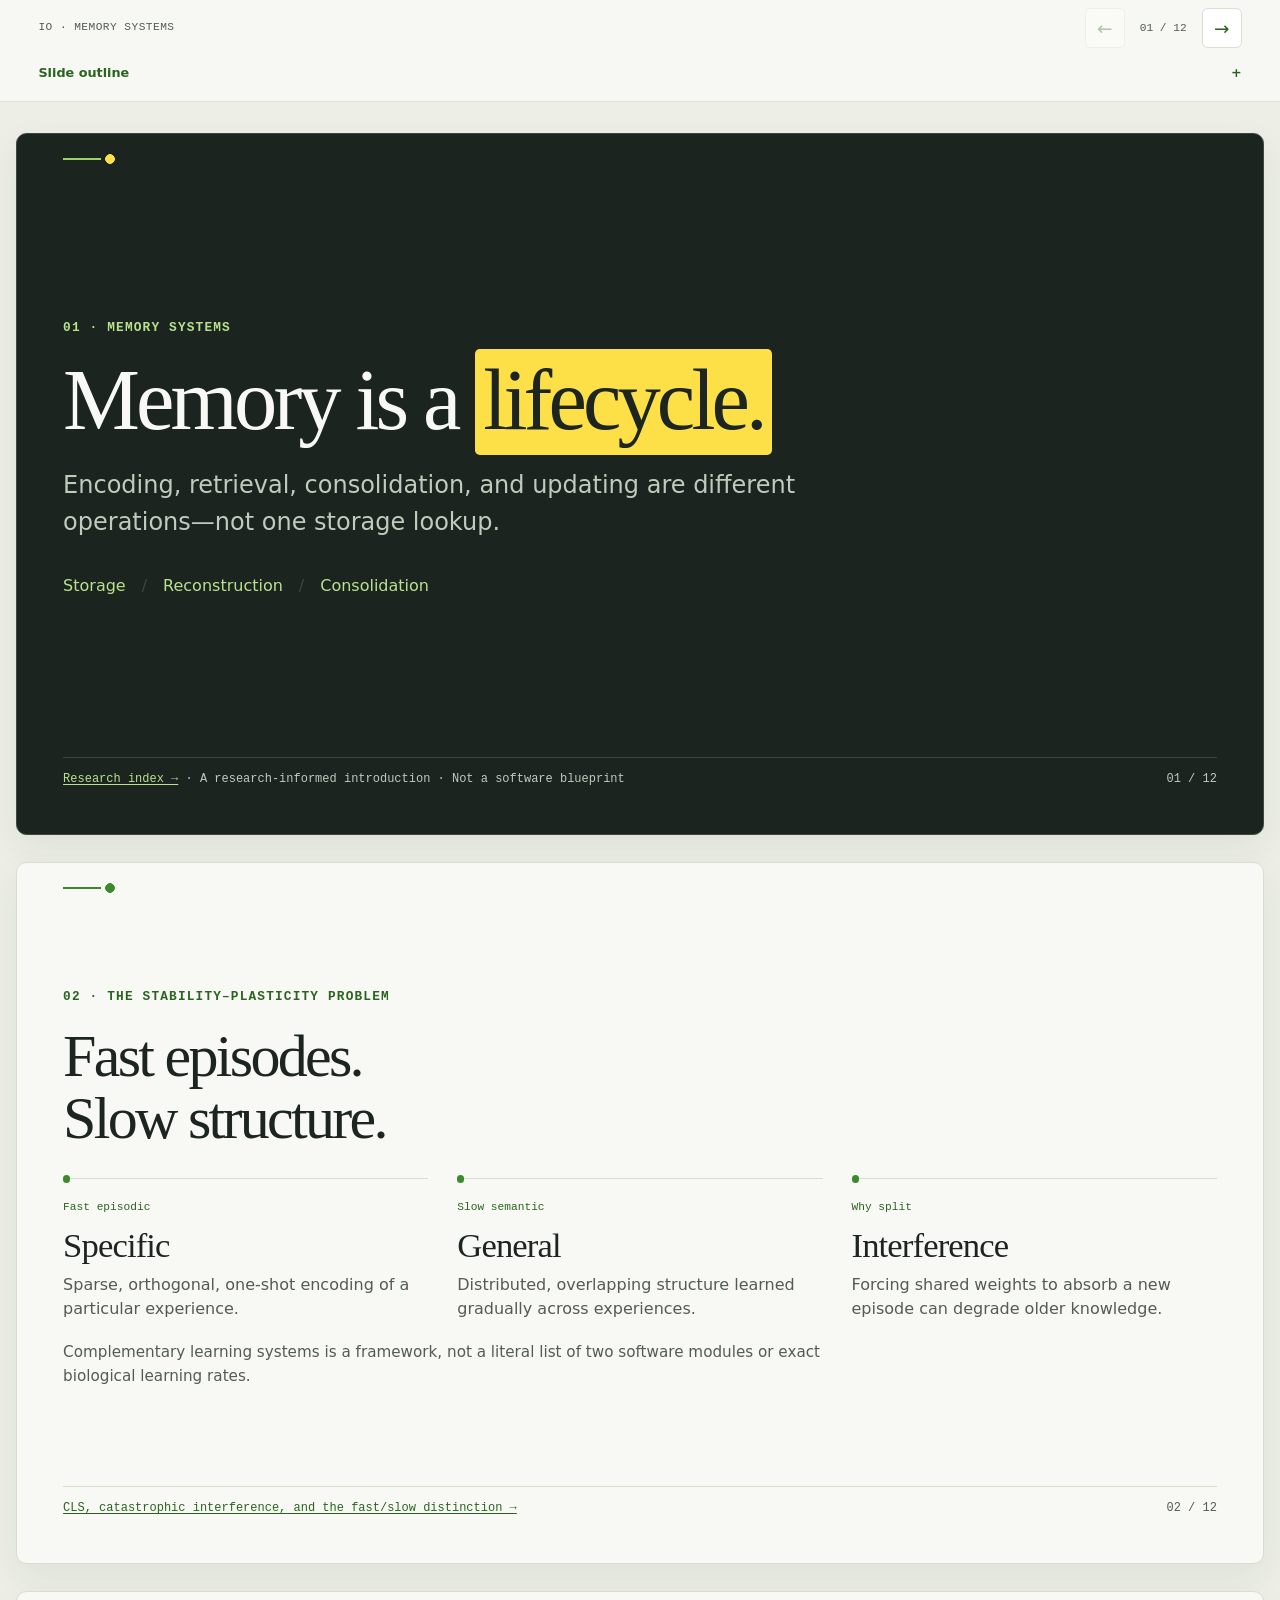
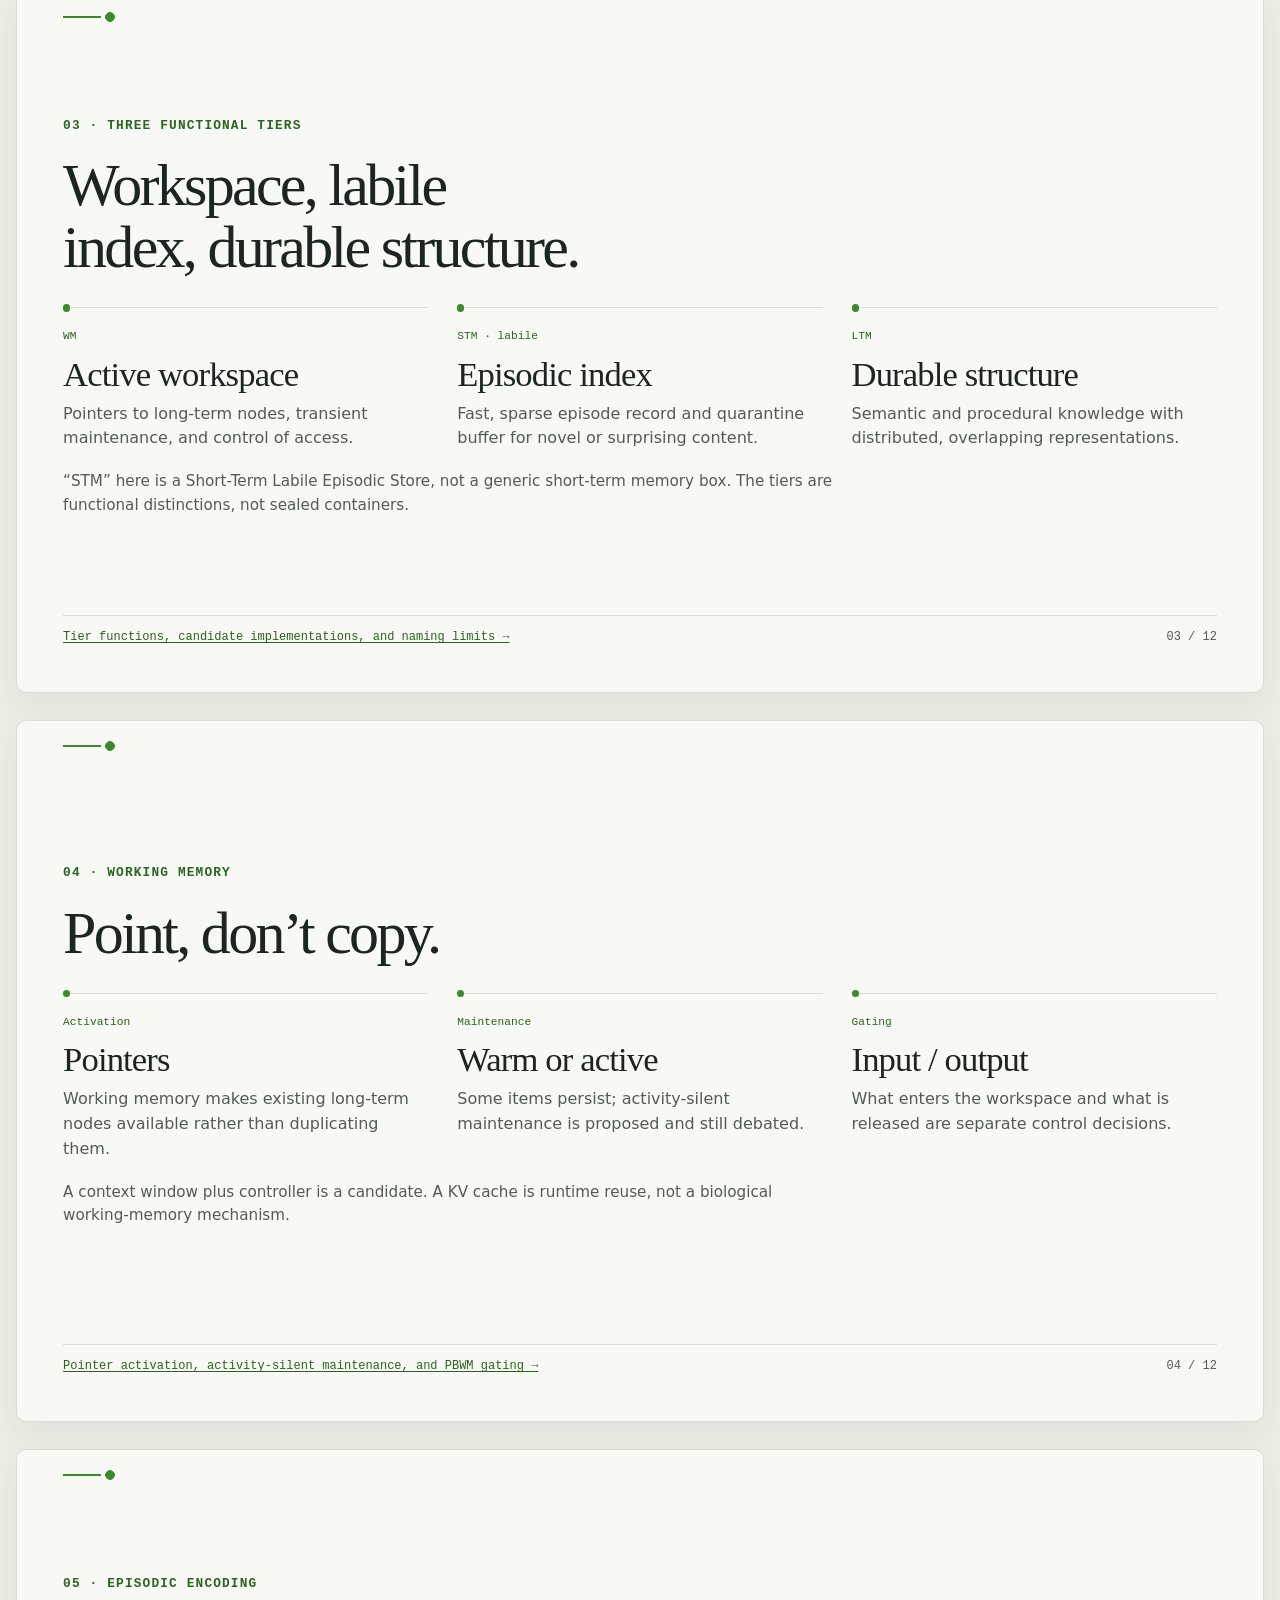
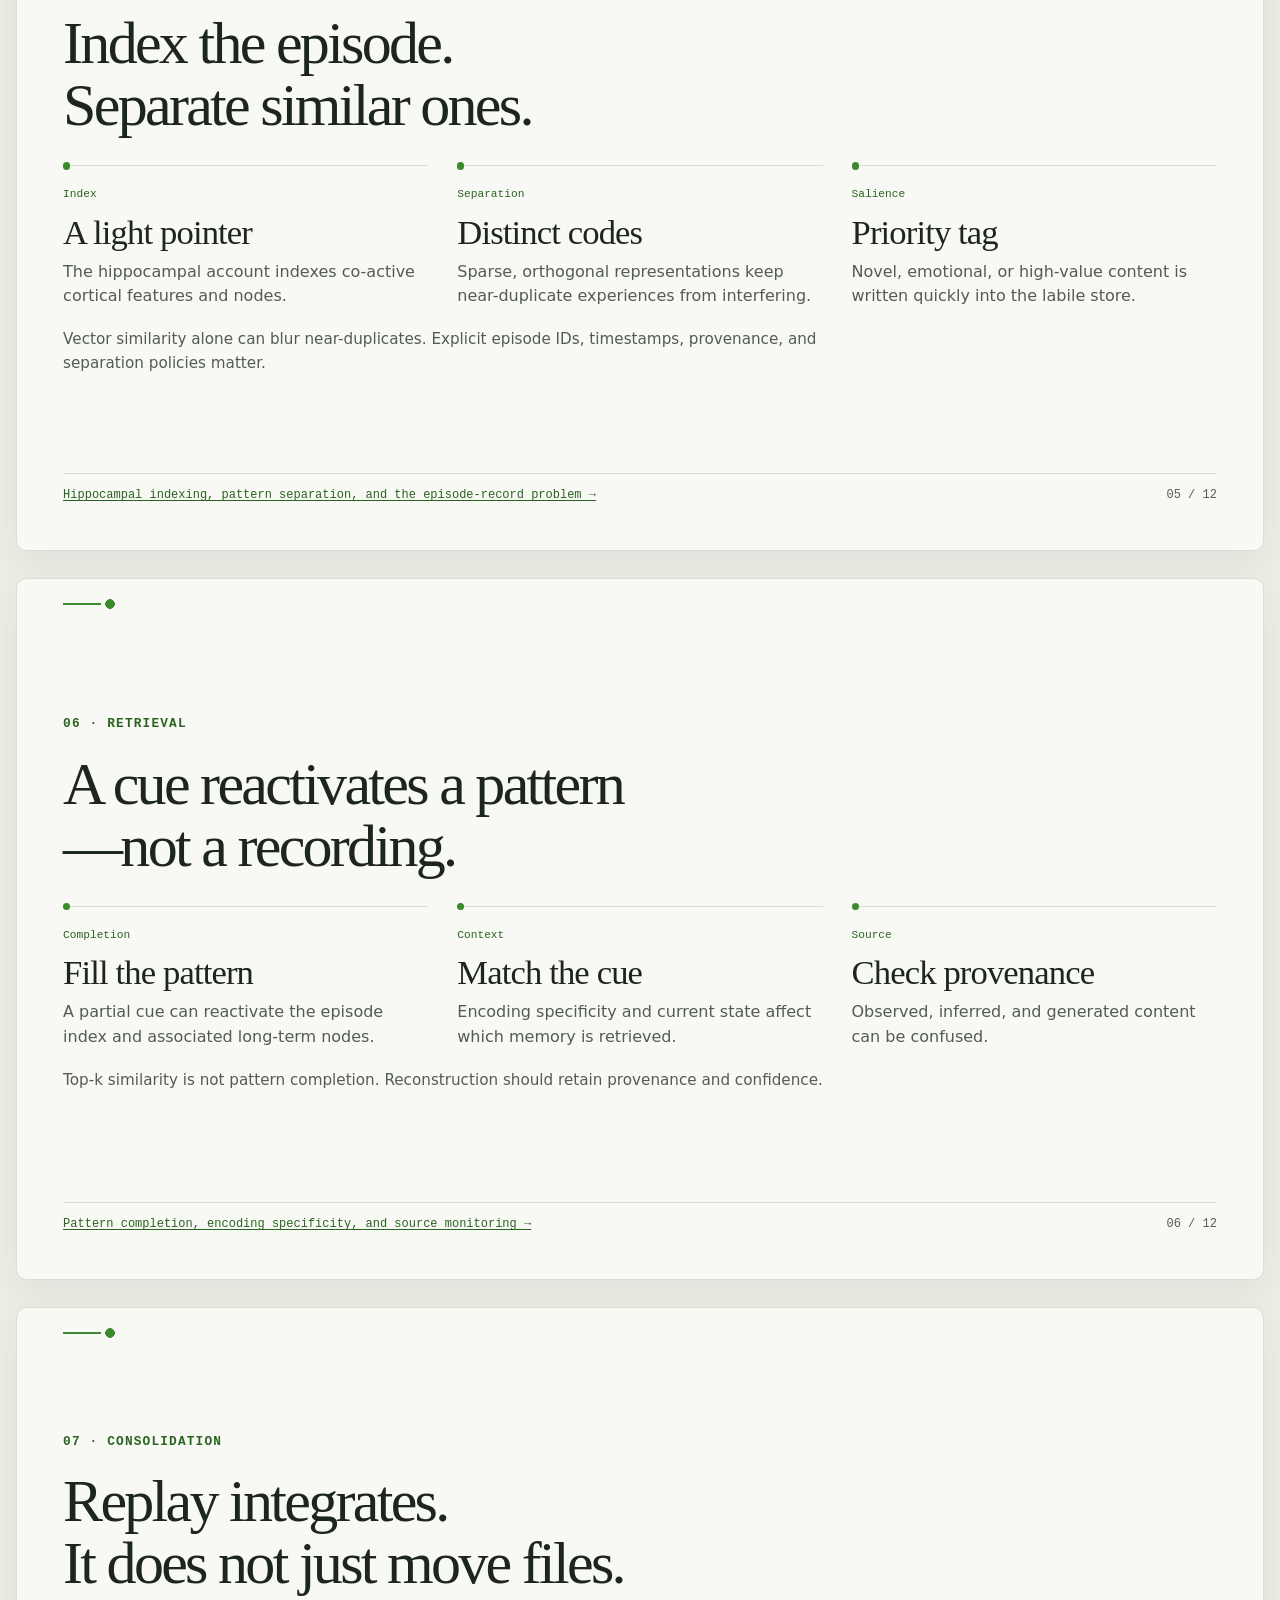
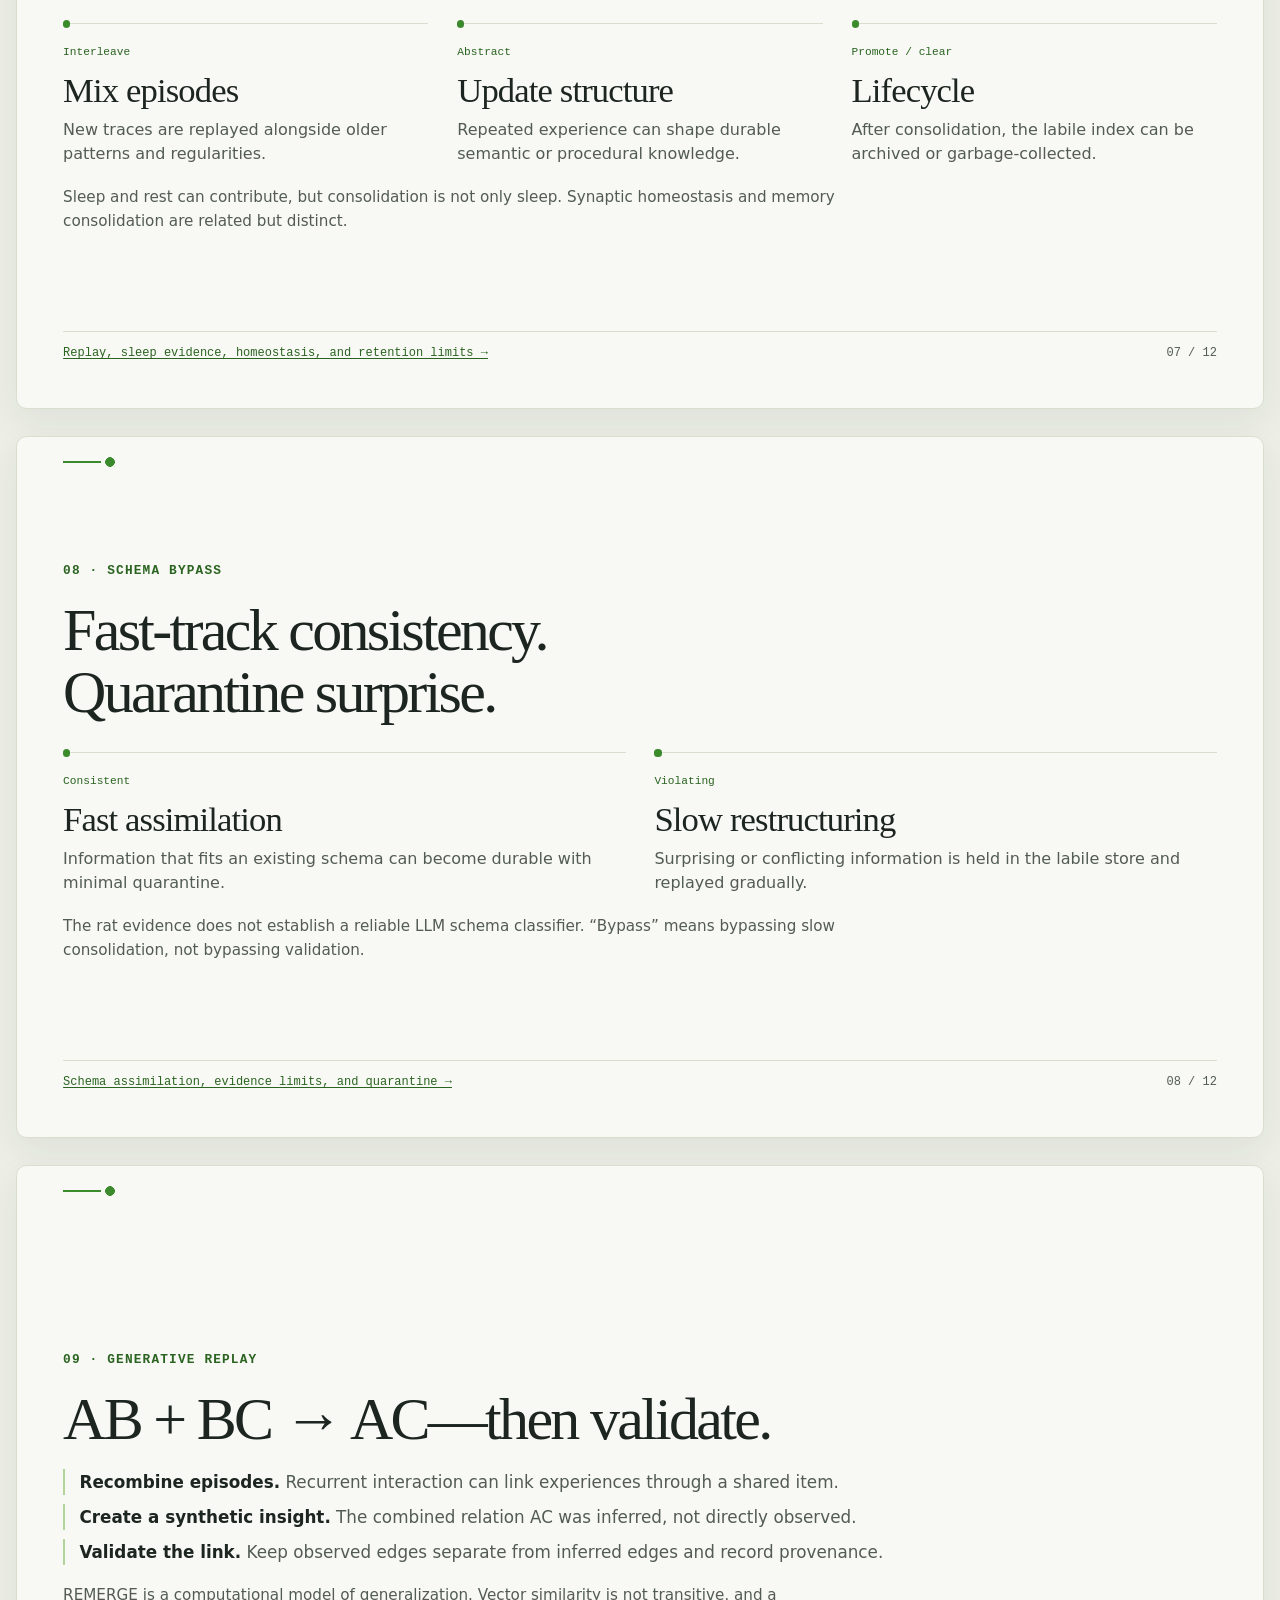
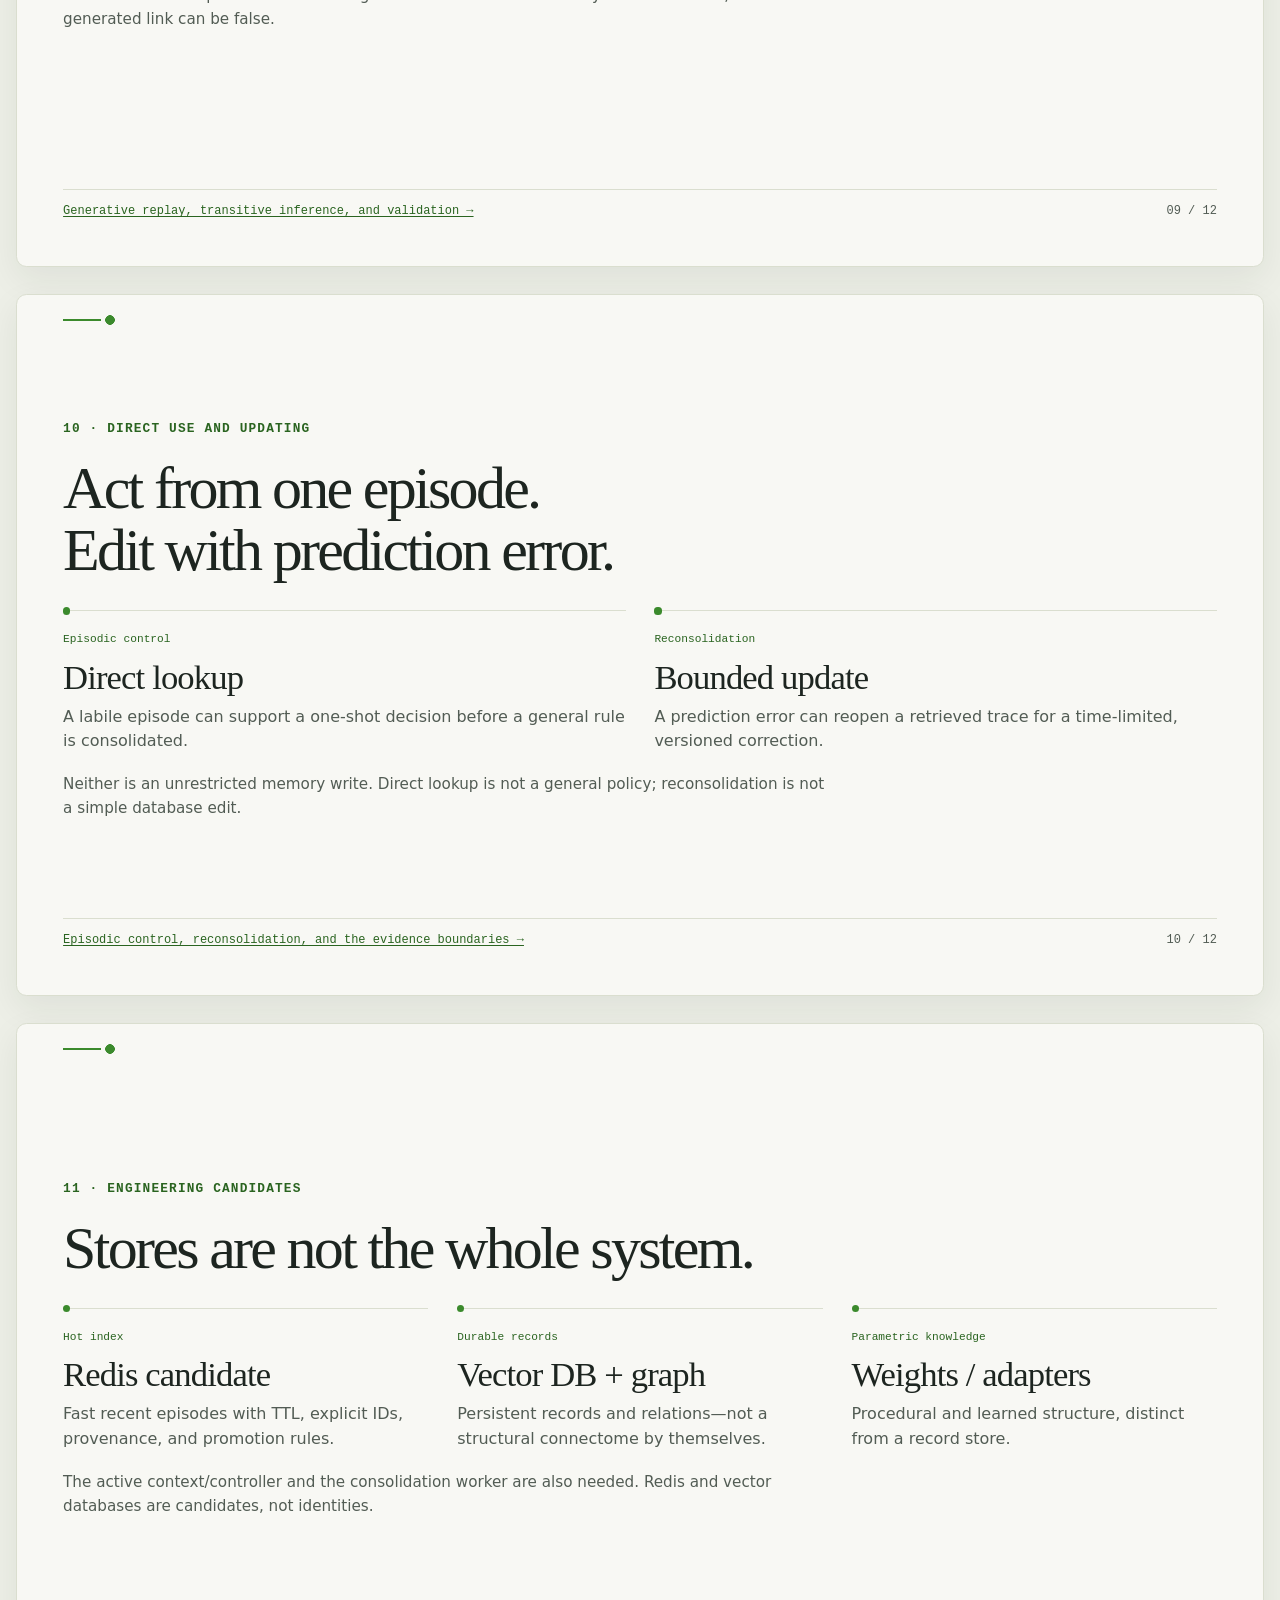
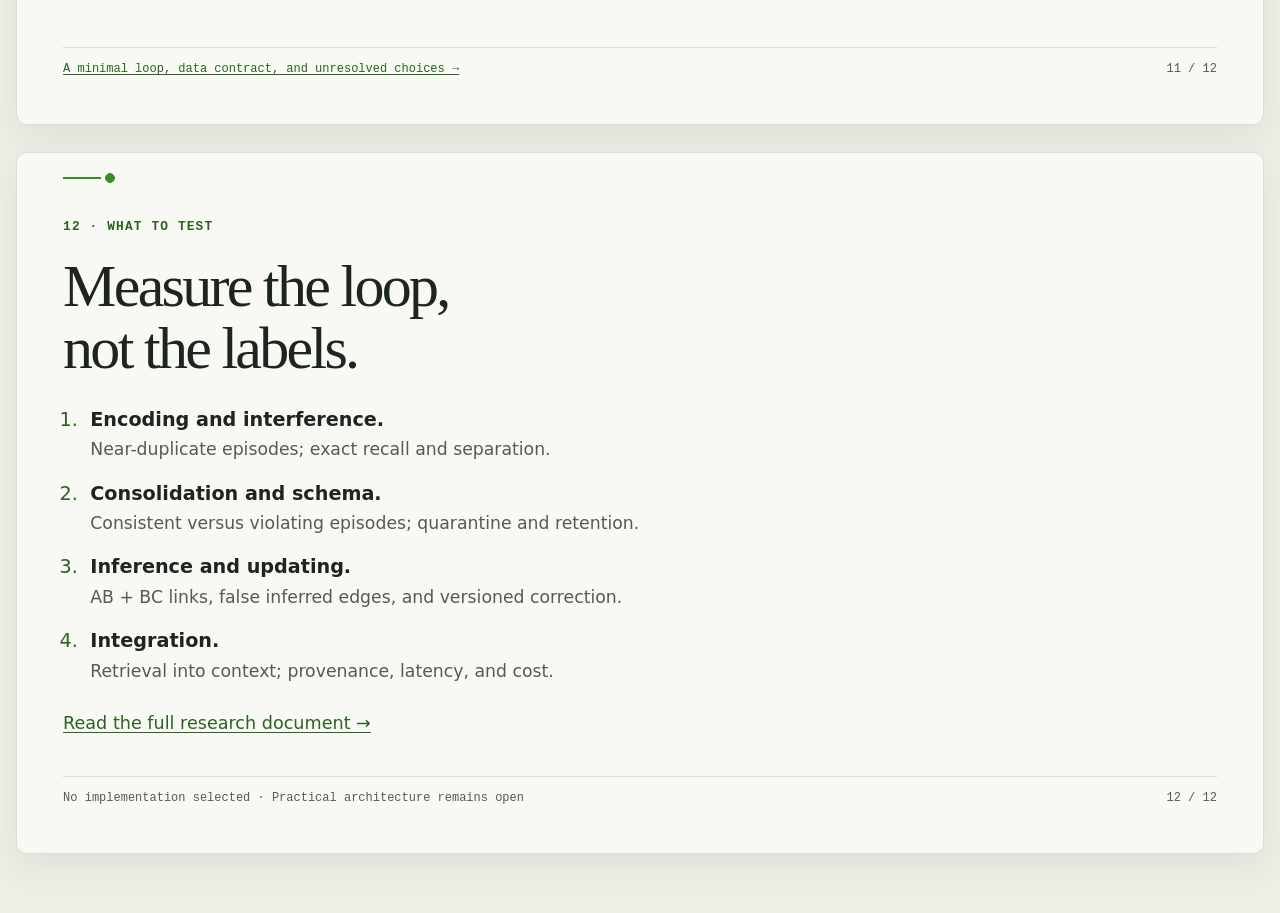
<file: docs/research/memory-systems-presentation-deck.html>
<!doctype html>
<html lang="en" data-io-theme="v2">
<head>
  <meta charset="utf-8">
  <meta name="viewport" content="width=device-width, initial-scale=1">
  <meta name="description" content="A twelve-slide introduction to complementary learning, working memory, episodic indexing, reconstruction, consolidation, schema assimilation, reconsolidation, and open engineering candidates.">
  <title>Memory Systems and the Lifecycle of Knowledge · IO Presentation</title>
  <link rel="stylesheet" href="../assets/io-design-system.css">
  <link rel="stylesheet" href="../assets/io-presentation.css">
  <link rel="stylesheet" href="../assets/io-theme-v2.css">
  <script src="../assets/io-presentation.js" defer></script>
</head>
<body class="io-deck io-presentation">
  <a class="skip-link" href="#slide-1">Skip to presentation</a>
  <header class="deck-toolbar">
    <span class="deck-brand">IO · Memory Systems</span>
    <details class="deck-outline" open>
      <summary>Slide outline</summary>
      <nav class="deck-nav" aria-label="Slide navigation">
        <a href="#slide-1">01 · Start</a>
        <a href="#slide-2">02 · Split</a>
        <a href="#slide-3">03 · Tiers</a>
        <a href="#slide-4">04 · WM</a>
        <a href="#slide-5">05 · Encode</a>
        <a href="#slide-6">06 · Retrieve</a>
        <a href="#slide-7">07 · Consolidate</a>
        <a href="#slide-8">08 · Schema</a>
        <a href="#slide-9">09 · Replay</a>
        <a href="#slide-10">10 · Update</a>
        <a href="#slide-11">11 · Build</a>
        <a href="#slide-12">12 · Test</a>
      </nav>
    </details>
    <div class="deck-controls" role="group" aria-label="Presentation controls" hidden>
      <button type="button" data-deck-previous aria-label="Previous slide" title="Previous slide (←)">←</button>
      <output class="deck-position" aria-label="Current slide" aria-live="off">01 / 12</output>
      <button type="button" data-deck-next aria-label="Next slide" title="Next slide (→)">→</button>
    </div>
  </header>

  <main class="deck" id="main-content">
    <section class="slide" id="slide-1" aria-labelledby="slide-title-1" tabindex="-1">
      <div class="slide-content">
        <span class="slide-kicker">01 · Memory systems</span>
        <h1 id="slide-title-1">Memory is a <mark>lifecycle.</mark></h1>
        <p class="slide-lede">Encoding, retrieval, consolidation, and updating are different operations—not one storage lookup.</p>
        <p class="opening-traits">Storage <span aria-hidden="true">/</span> Reconstruction <span aria-hidden="true">/</span> Consolidation</p>
      </div>
      <footer class="slide-footer"><span><a href="../index.html">Research index →</a> · A research-informed introduction · Not a software blueprint</span><span>01 / 12</span></footer>
    </section>

    <section class="slide" id="slide-2" aria-labelledby="slide-title-2" tabindex="-1">
      <div class="slide-content">
        <span class="slide-kicker">02 · The stability–plasticity problem</span>
        <h2 id="slide-title-2">Fast episodes.<br>Slow structure.</h2>
        <ul class="framework-grid" aria-label="Complementary learning modes">
          <li><span class="framework-author">Fast episodic</span><h3>Specific</h3><p>Sparse, orthogonal, one-shot encoding of a particular experience.</p></li>
          <li><span class="framework-author">Slow semantic</span><h3>General</h3><p>Distributed, overlapping structure learned gradually across experiences.</p></li>
          <li><span class="framework-author">Why split</span><h3>Interference</h3><p>Forcing shared weights to absorb a new episode can degrade older knowledge.</p></li>
        </ul>
        <p class="slide-note">Complementary learning systems is a framework, not a literal list of two software modules or exact biological learning rates.</p>
      </div>
      <footer class="slide-footer"><span><a href="memory-systems-research-document.html#stability-plasticity">CLS, catastrophic interference, and the fast/slow distinction →</a></span><span>02 / 12</span></footer>
    </section>

    <section class="slide" id="slide-3" aria-labelledby="slide-title-3" tabindex="-1">
      <div class="slide-content">
        <span class="slide-kicker">03 · Three functional tiers</span>
        <h2 id="slide-title-3">Workspace, labile index, durable structure.</h2>
        <ul class="framework-grid" aria-label="Three memory tiers">
          <li><span class="framework-author">WM</span><h3>Active workspace</h3><p>Pointers to long-term nodes, transient maintenance, and control of access.</p></li>
          <li><span class="framework-author">STM · labile</span><h3>Episodic index</h3><p>Fast, sparse episode record and quarantine buffer for novel or surprising content.</p></li>
          <li><span class="framework-author">LTM</span><h3>Durable structure</h3><p>Semantic and procedural knowledge with distributed, overlapping representations.</p></li>
        </ul>
        <p class="slide-note">“STM” here is a Short-Term Labile Episodic Store, not a generic short-term memory box. The tiers are functional distinctions, not sealed containers.</p>
      </div>
      <footer class="slide-footer"><span><a href="memory-systems-research-document.html#three-tiers">Tier functions, candidate implementations, and naming limits →</a></span><span>03 / 12</span></footer>
    </section>

    <section class="slide" id="slide-4" aria-labelledby="slide-title-4" tabindex="-1">
      <div class="slide-content">
        <span class="slide-kicker">04 · Working memory</span>
        <h2 id="slide-title-4">Point, don’t copy.</h2>
        <ul class="framework-grid" aria-label="Working-memory functions">
          <li><span class="framework-author">Activation</span><h3>Pointers</h3><p>Working memory makes existing long-term nodes available rather than duplicating them.</p></li>
          <li><span class="framework-author">Maintenance</span><h3>Warm or active</h3><p>Some items persist; activity-silent maintenance is proposed and still debated.</p></li>
          <li><span class="framework-author">Gating</span><h3>Input / output</h3><p>What enters the workspace and what is released are separate control decisions.</p></li>
        </ul>
        <p class="slide-note">A context window plus controller is a candidate. A KV cache is runtime reuse, not a biological working-memory mechanism.</p>
      </div>
      <footer class="slide-footer"><span><a href="memory-systems-research-document.html#working-memory">Pointer activation, activity-silent maintenance, and PBWM gating →</a></span><span>04 / 12</span></footer>
    </section>

    <section class="slide" id="slide-5" aria-labelledby="slide-title-5" tabindex="-1">
      <div class="slide-content">
        <span class="slide-kicker">05 · Episodic encoding</span>
        <h2 id="slide-title-5">Index the episode.<br>Separate similar ones.</h2>
        <ul class="framework-grid" aria-label="Encoding functions">
          <li><span class="framework-author">Index</span><h3>A light pointer</h3><p>The hippocampal account indexes co-active cortical features and nodes.</p></li>
          <li><span class="framework-author">Separation</span><h3>Distinct codes</h3><p>Sparse, orthogonal representations keep near-duplicate experiences from interfering.</p></li>
          <li><span class="framework-author">Salience</span><h3>Priority tag</h3><p>Novel, emotional, or high-value content is written quickly into the labile store.</p></li>
        </ul>
        <p class="slide-note">Vector similarity alone can blur near-duplicates. Explicit episode IDs, timestamps, provenance, and separation policies matter.</p>
      </div>
      <footer class="slide-footer"><span><a href="memory-systems-research-document.html#episodic-encoding">Hippocampal indexing, pattern separation, and the episode-record problem →</a></span><span>05 / 12</span></footer>
    </section>

    <section class="slide" id="slide-6" aria-labelledby="slide-title-6" tabindex="-1">
      <div class="slide-content">
        <span class="slide-kicker">06 · Retrieval</span>
        <h2 id="slide-title-6">A cue reactivates a pattern—not a recording.</h2>
        <ul class="framework-grid" aria-label="Retrieval functions">
          <li><span class="framework-author">Completion</span><h3>Fill the pattern</h3><p>A partial cue can reactivate the episode index and associated long-term nodes.</p></li>
          <li><span class="framework-author">Context</span><h3>Match the cue</h3><p>Encoding specificity and current state affect which memory is retrieved.</p></li>
          <li><span class="framework-author">Source</span><h3>Check provenance</h3><p>Observed, inferred, and generated content can be confused.</p></li>
        </ul>
        <p class="slide-note">Top-k similarity is not pattern completion. Reconstruction should retain provenance and confidence.</p>
      </div>
      <footer class="slide-footer"><span><a href="memory-systems-research-document.html#retrieval-reconstruction">Pattern completion, encoding specificity, and source monitoring →</a></span><span>06 / 12</span></footer>
    </section>

    <section class="slide" id="slide-7" aria-labelledby="slide-title-7" tabindex="-1">
      <div class="slide-content">
        <span class="slide-kicker">07 · Consolidation</span>
        <h2 id="slide-title-7">Replay integrates.<br>It does not just move files.</h2>
        <ul class="framework-grid" aria-label="Consolidation functions">
          <li><span class="framework-author">Interleave</span><h3>Mix episodes</h3><p>New traces are replayed alongside older patterns and regularities.</p></li>
          <li><span class="framework-author">Abstract</span><h3>Update structure</h3><p>Repeated experience can shape durable semantic or procedural knowledge.</p></li>
          <li><span class="framework-author">Promote / clear</span><h3>Lifecycle</h3><p>After consolidation, the labile index can be archived or garbage-collected.</p></li>
        </ul>
        <p class="slide-note">Sleep and rest can contribute, but consolidation is not only sleep. Synaptic homeostasis and memory consolidation are related but distinct.</p>
      </div>
      <footer class="slide-footer"><span><a href="memory-systems-research-document.html#consolidation-replay">Replay, sleep evidence, homeostasis, and retention limits →</a></span><span>07 / 12</span></footer>
    </section>

    <section class="slide" id="slide-8" aria-labelledby="slide-title-8" tabindex="-1">
      <div class="slide-content">
        <span class="slide-kicker">08 · Schema bypass</span>
        <h2 id="slide-title-8">Fast-track consistency.<br>Quarantine surprise.</h2>
        <ul class="framework-grid contrast-grid" aria-label="Schema-consistent and schema-violating paths">
          <li><span class="framework-author">Consistent</span><h3>Fast assimilation</h3><p>Information that fits an existing schema can become durable with minimal quarantine.</p></li>
          <li><span class="framework-author">Violating</span><h3>Slow restructuring</h3><p>Surprising or conflicting information is held in the labile store and replayed gradually.</p></li>
        </ul>
        <p class="slide-note">The rat evidence does not establish a reliable LLM schema classifier. “Bypass” means bypassing slow consolidation, not bypassing validation.</p>
      </div>
      <footer class="slide-footer"><span><a href="memory-systems-research-document.html#cls2-procedures">Schema assimilation, evidence limits, and quarantine →</a></span><span>08 / 12</span></footer>
    </section>

    <section class="slide" id="slide-9" aria-labelledby="slide-title-9" tabindex="-1">
      <div class="slide-content">
        <span class="slide-kicker">09 · Generative replay</span>
        <h2 id="slide-title-9">AB + BC → AC—then validate.</h2>
        <ul class="point-list">
          <li><strong>Recombine episodes.</strong> Recurrent interaction can link experiences through a shared item.</li>
          <li><strong>Create a synthetic insight.</strong> The combined relation AC was inferred, not directly observed.</li>
          <li><strong>Validate the link.</strong> Keep observed edges separate from inferred edges and record provenance.</li>
        </ul>
        <p class="slide-note">REMERGE is a computational model of generalization. Vector similarity is not transitive, and a generated link can be false.</p>
      </div>
      <footer class="slide-footer"><span><a href="memory-systems-research-document.html#cls2-procedures">Generative replay, transitive inference, and validation →</a></span><span>09 / 12</span></footer>
    </section>

    <section class="slide" id="slide-10" aria-labelledby="slide-title-10" tabindex="-1">
      <div class="slide-content">
        <span class="slide-kicker">10 · Direct use and updating</span>
        <h2 id="slide-title-10">Act from one episode.<br>Edit with prediction error.</h2>
        <ul class="framework-grid contrast-grid" aria-label="Episodic control and reconsolidation">
          <li><span class="framework-author">Episodic control</span><h3>Direct lookup</h3><p>A labile episode can support a one-shot decision before a general rule is consolidated.</p></li>
          <li><span class="framework-author">Reconsolidation</span><h3>Bounded update</h3><p>A prediction error can reopen a retrieved trace for a time-limited, versioned correction.</p></li>
        </ul>
        <p class="slide-note">Neither is an unrestricted memory write. Direct lookup is not a general policy; reconsolidation is not a simple database edit.</p>
      </div>
      <footer class="slide-footer"><span><a href="memory-systems-research-document.html#cls2-procedures">Episodic control, reconsolidation, and the evidence boundaries →</a></span><span>10 / 12</span></footer>
    </section>

    <section class="slide" id="slide-11" aria-labelledby="slide-title-11" tabindex="-1">
      <div class="slide-content">
        <span class="slide-kicker">11 · Engineering candidates</span>
        <h2 id="slide-title-11">Stores are not the whole system.</h2>
        <ul class="framework-grid" aria-label="Candidate memory-loop components">
          <li><span class="framework-author">Hot index</span><h3>Redis candidate</h3><p>Fast recent episodes with TTL, explicit IDs, provenance, and promotion rules.</p></li>
          <li><span class="framework-author">Durable records</span><h3>Vector DB + graph</h3><p>Persistent records and relations—not a structural connectome by themselves.</p></li>
          <li><span class="framework-author">Parametric knowledge</span><h3>Weights / adapters</h3><p>Procedural and learned structure, distinct from a record store.</p></li>
        </ul>
        <p class="slide-note">The active context/controller and the consolidation worker are also needed. Redis and vector databases are candidates, not identities.</p>
      </div>
      <footer class="slide-footer"><span><a href="memory-systems-research-document.html#engineering-translation">A minimal loop, data contract, and unresolved choices →</a></span><span>11 / 12</span></footer>
    </section>

    <section class="slide" id="slide-12" aria-labelledby="slide-title-12" tabindex="-1">
      <div class="slide-content">
        <span class="slide-kicker">12 · What to test</span>
        <h2 id="slide-title-12">Measure the loop,<br>not the labels.</h2>
        <ol class="takeaway-list">
          <li><strong>Encoding and interference.</strong><span>Near-duplicate episodes; exact recall and separation.</span></li>
          <li><strong>Consolidation and schema.</strong><span>Consistent versus violating episodes; quarantine and retention.</span></li>
          <li><strong>Inference and updating.</strong><span>AB + BC links, false inferred edges, and versioned correction.</span></li>
          <li><strong>Integration.</strong><span>Retrieval into context; provenance, latency, and cost.</span></li>
        </ol>
        <p class="research-link"><a href="memory-systems-research-document.html">Read the full research document →</a></p>
      </div>
      <footer class="slide-footer"><span>No implementation selected · Practical architecture remains open</span><span>12 / 12</span></footer>
    </section>
  </main>
</body>
</html>
</file>
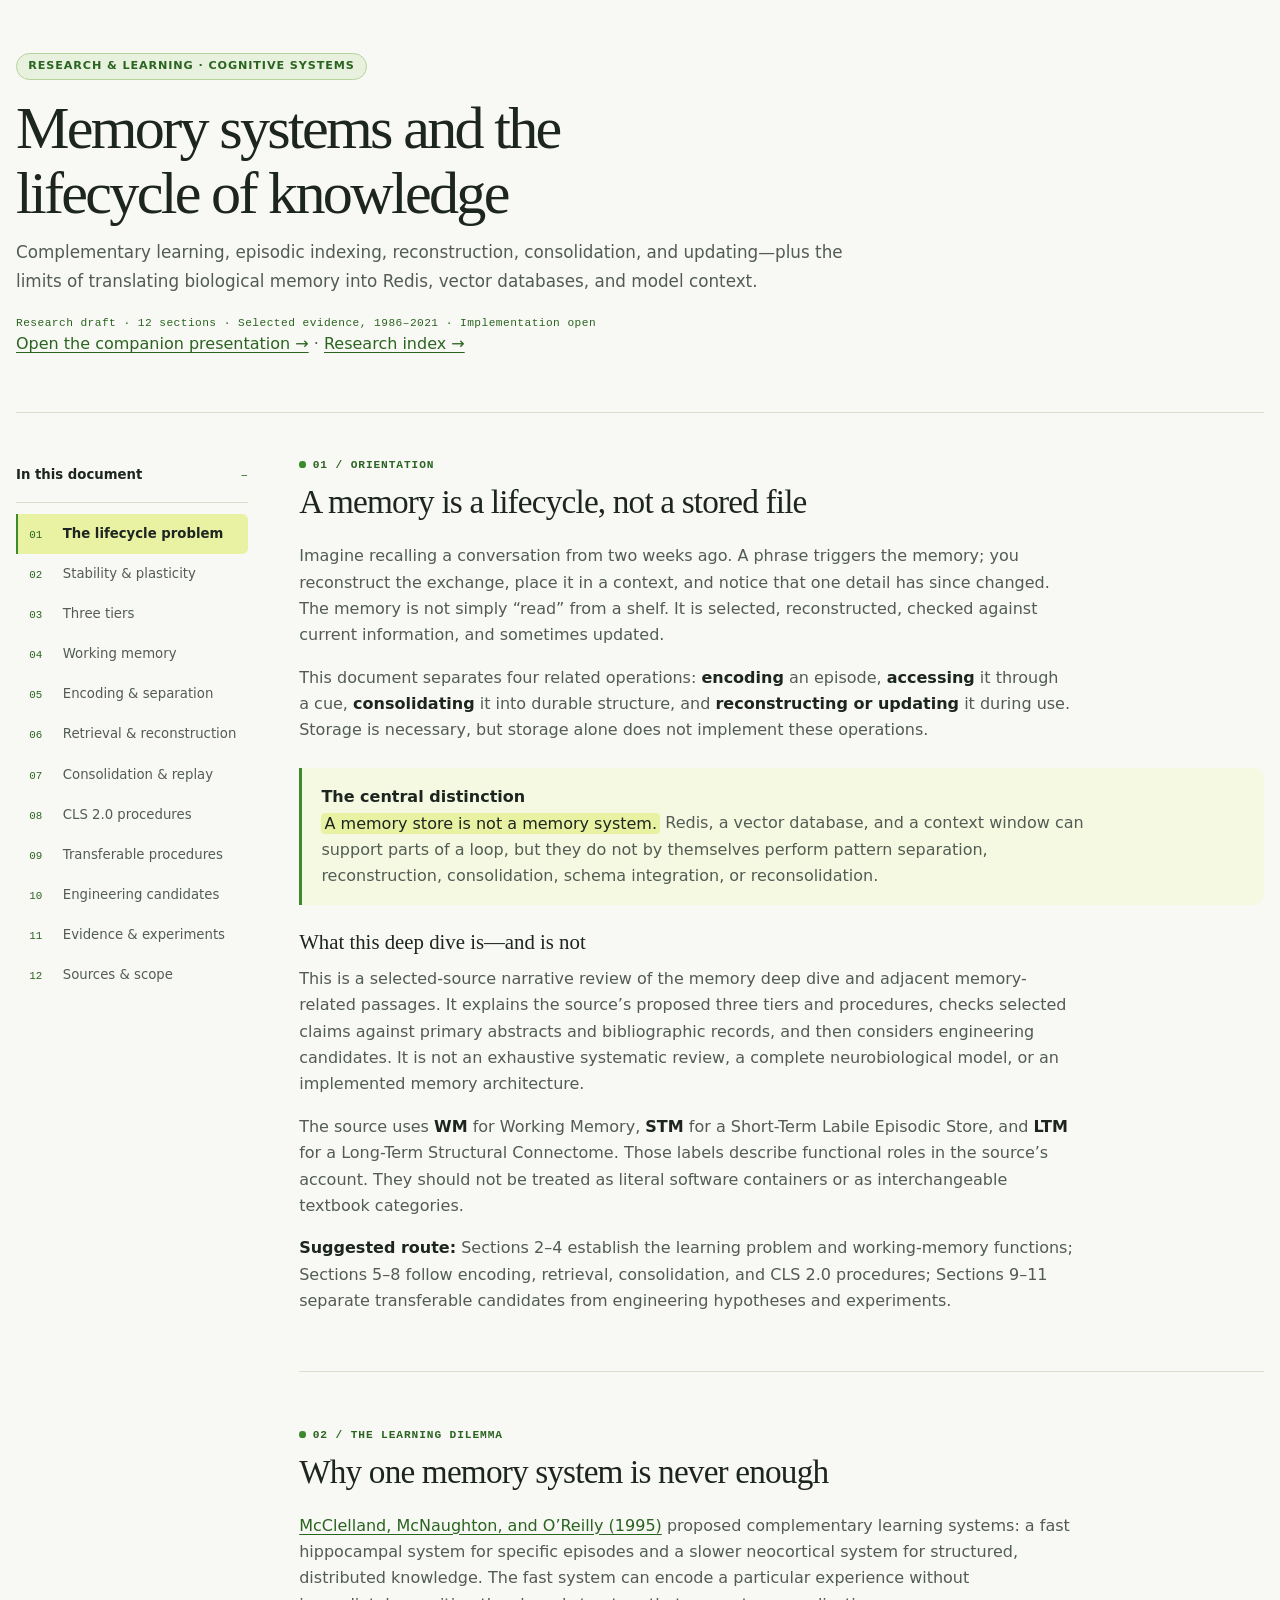
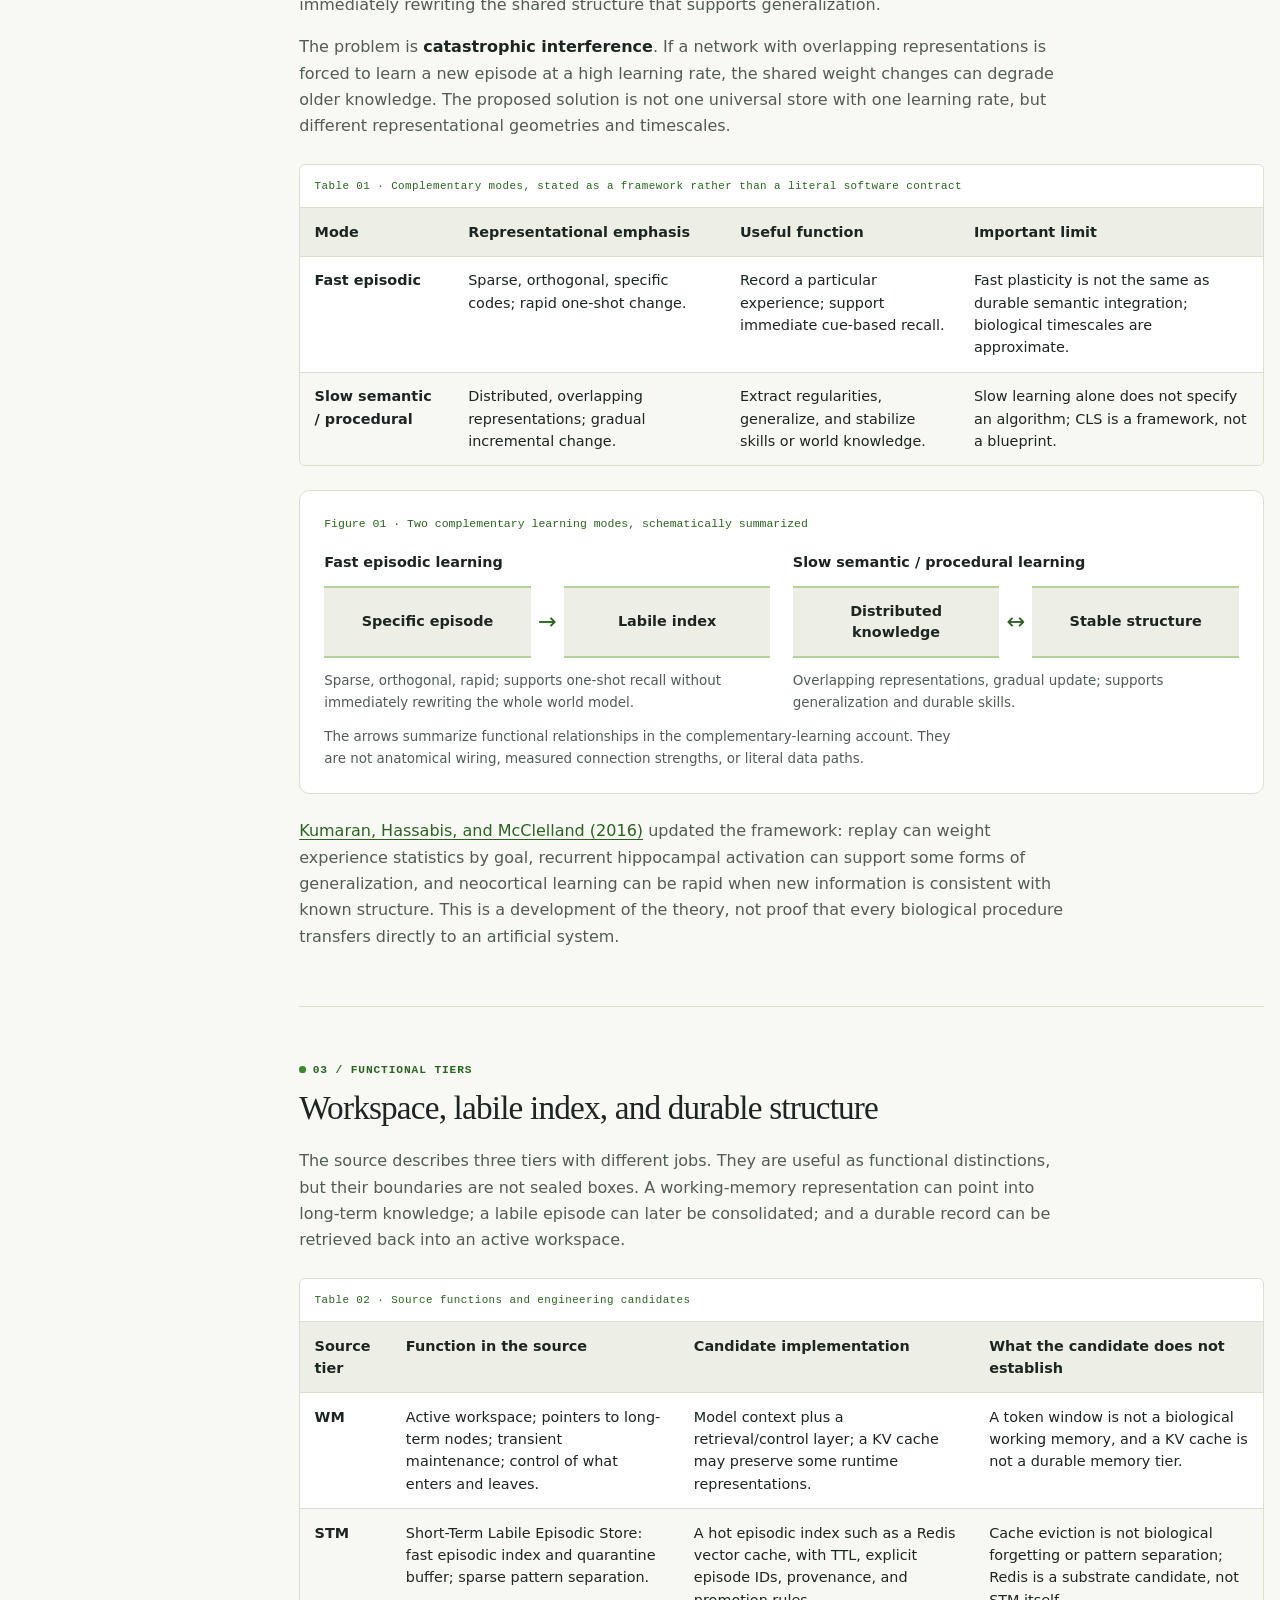
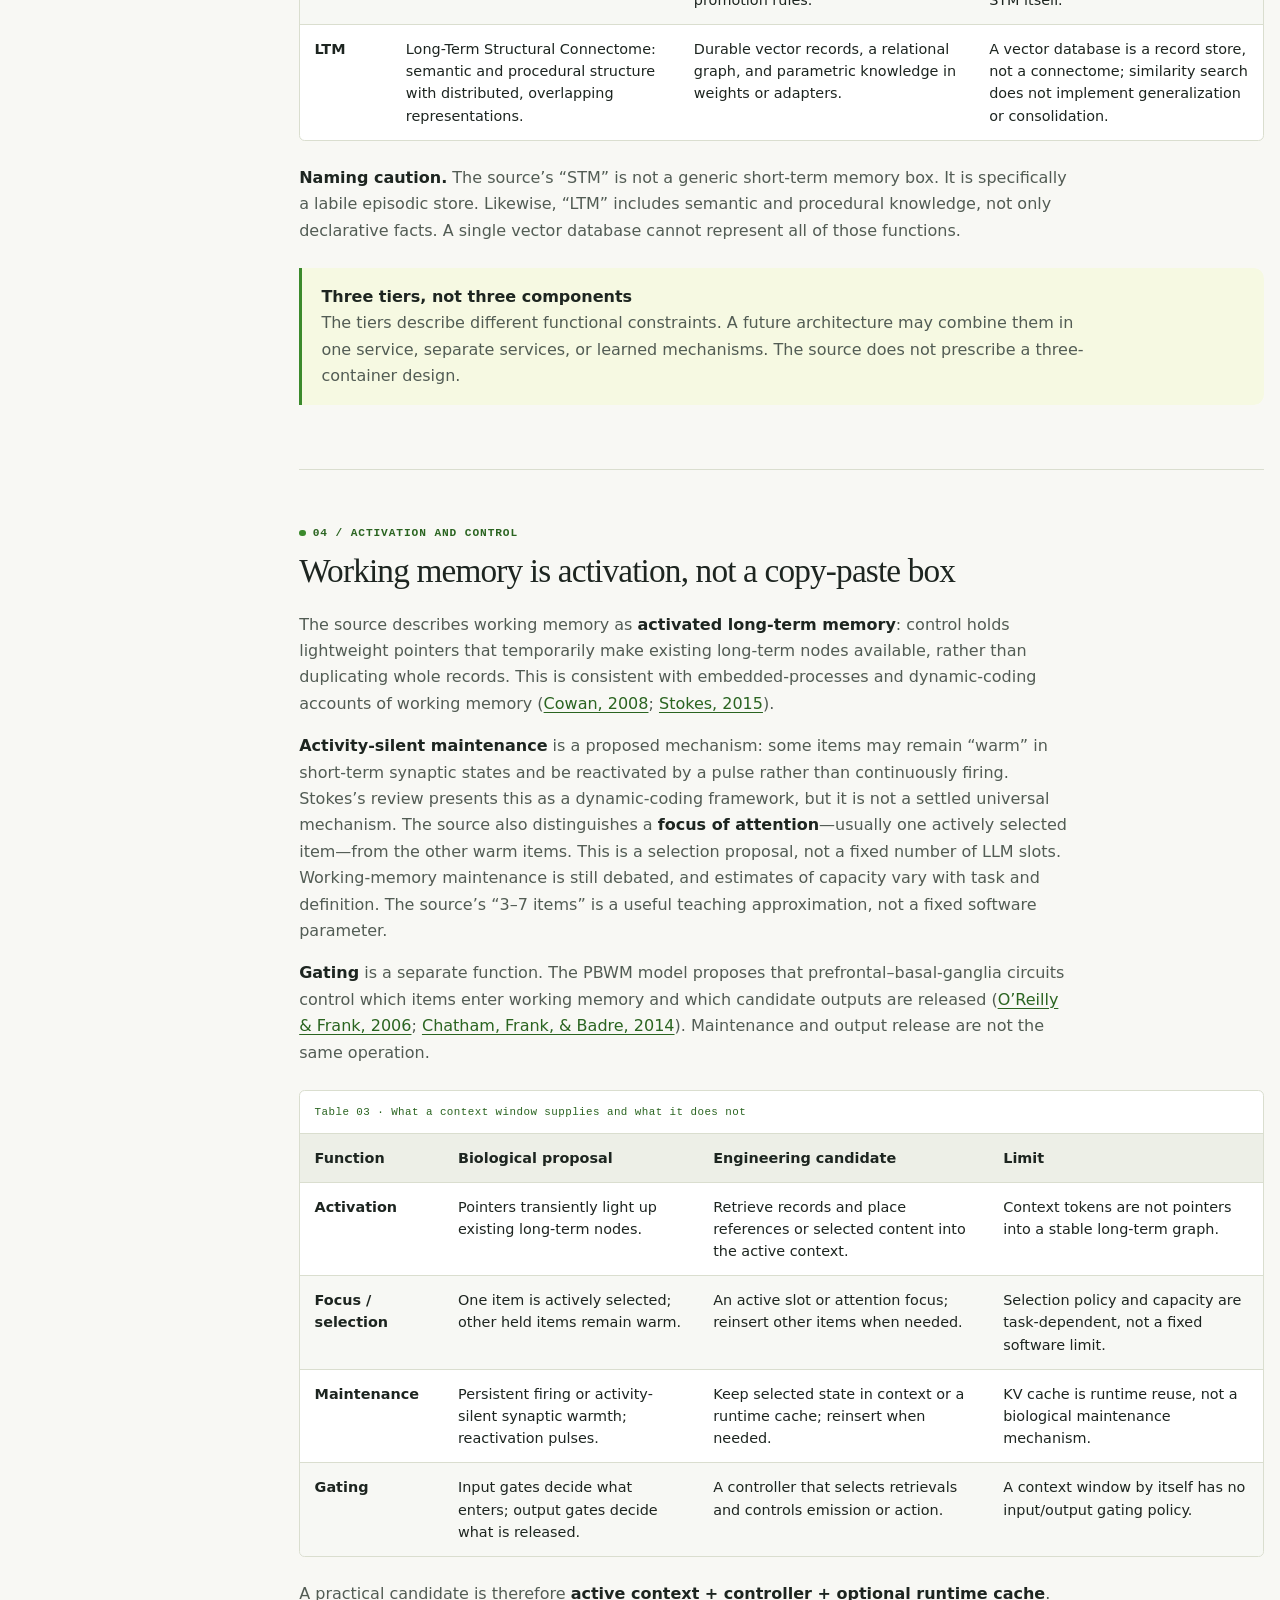
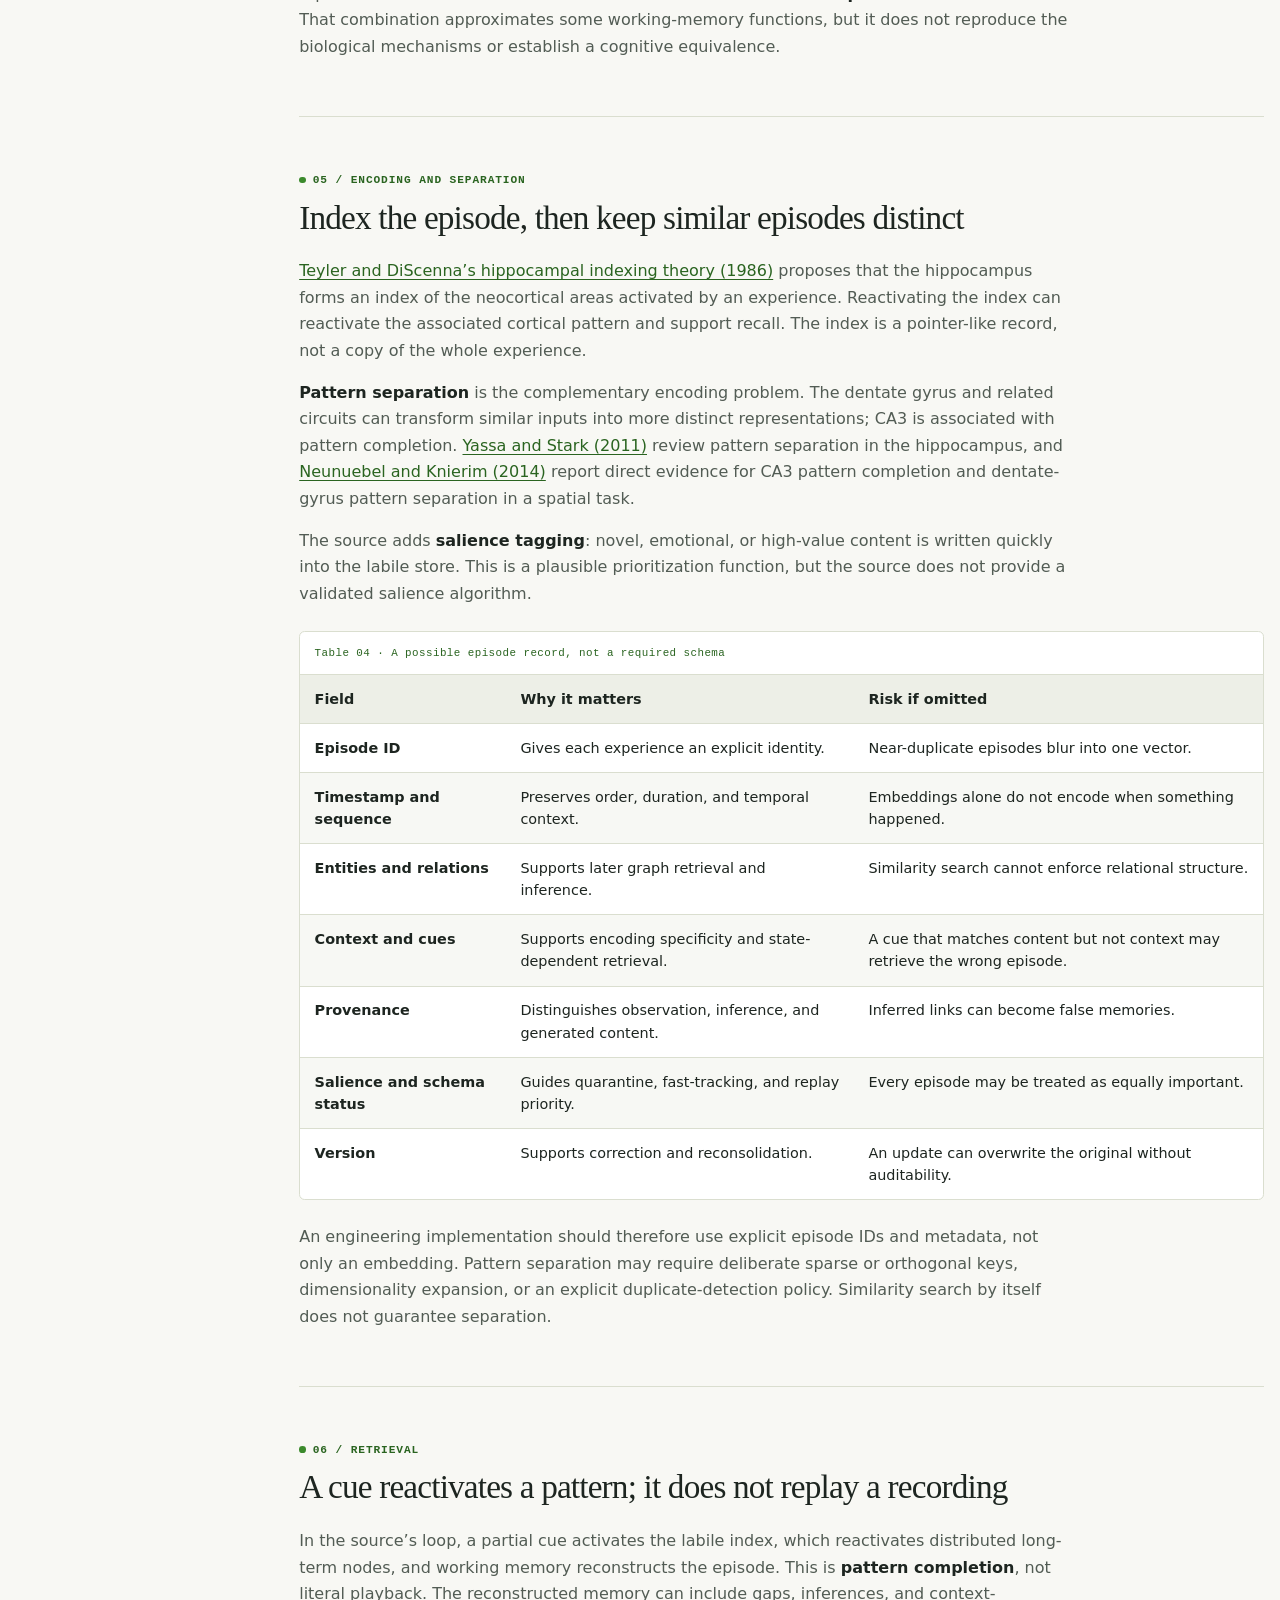
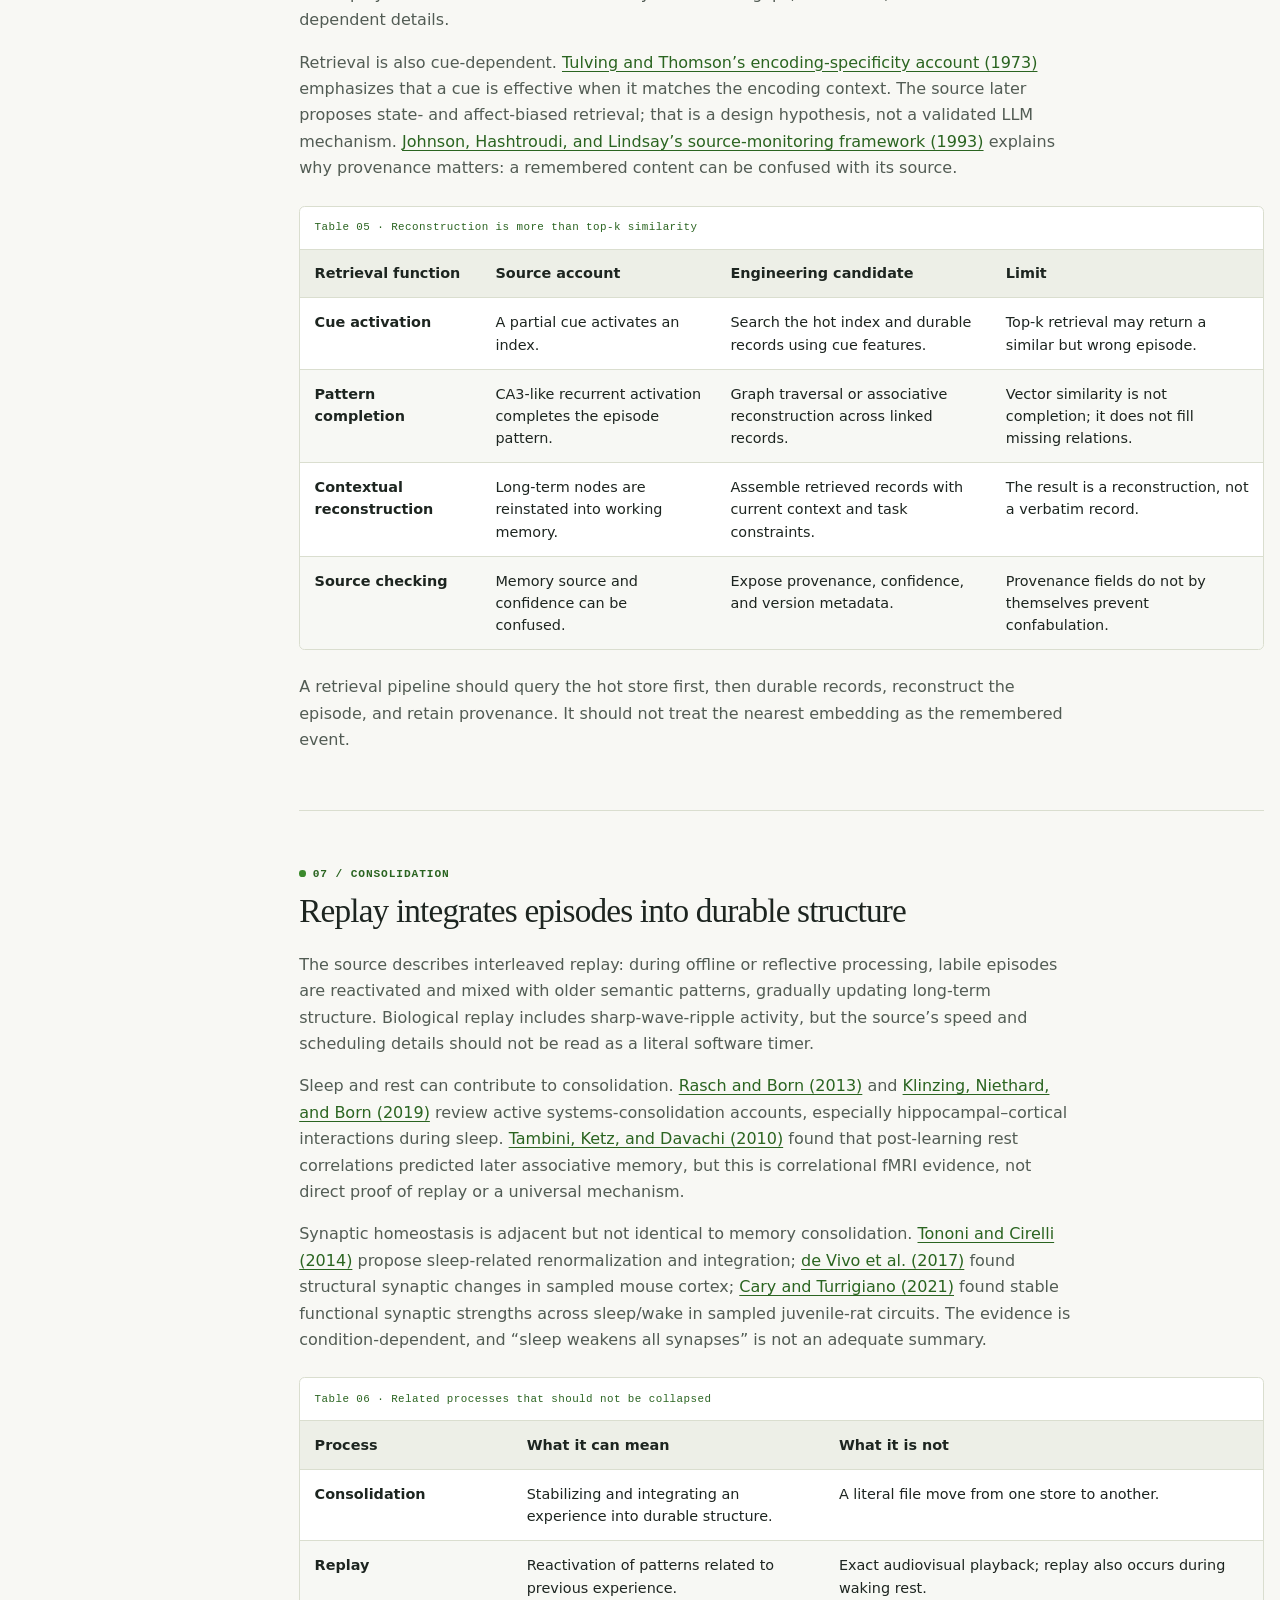
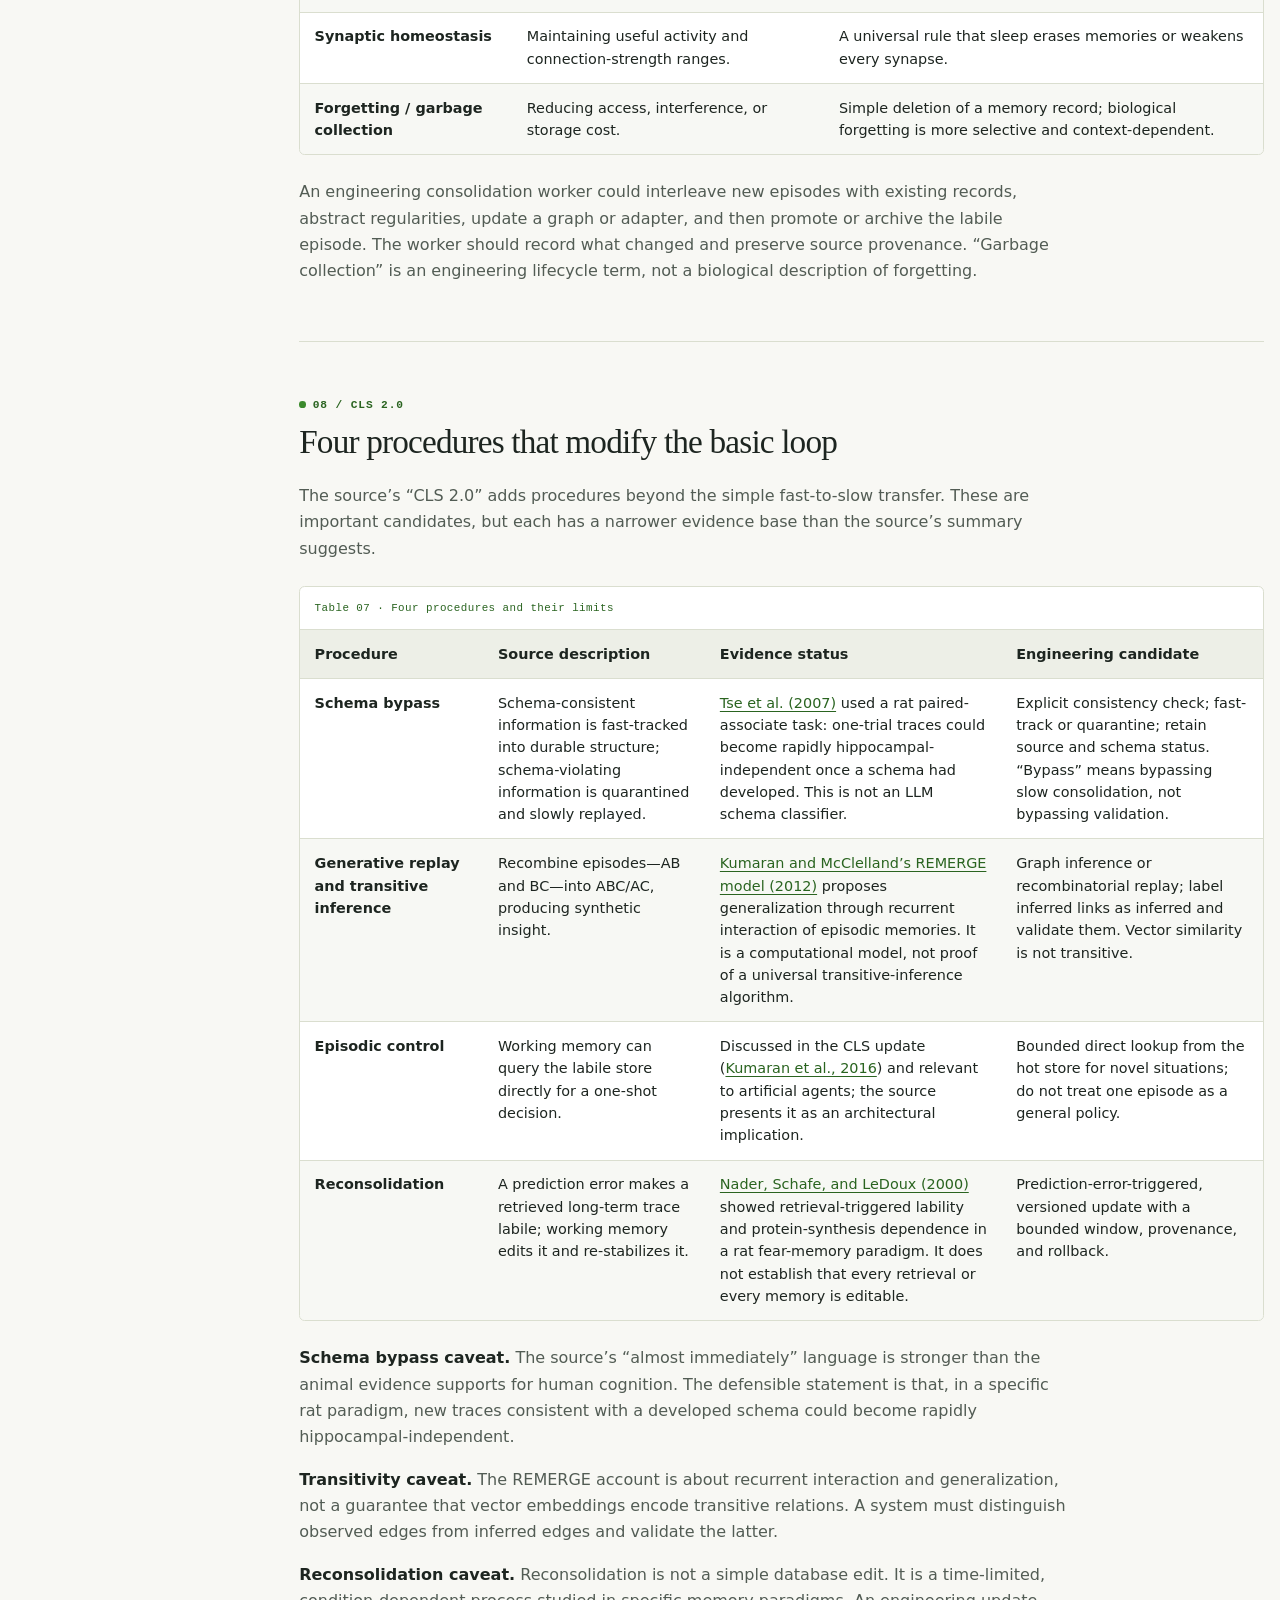
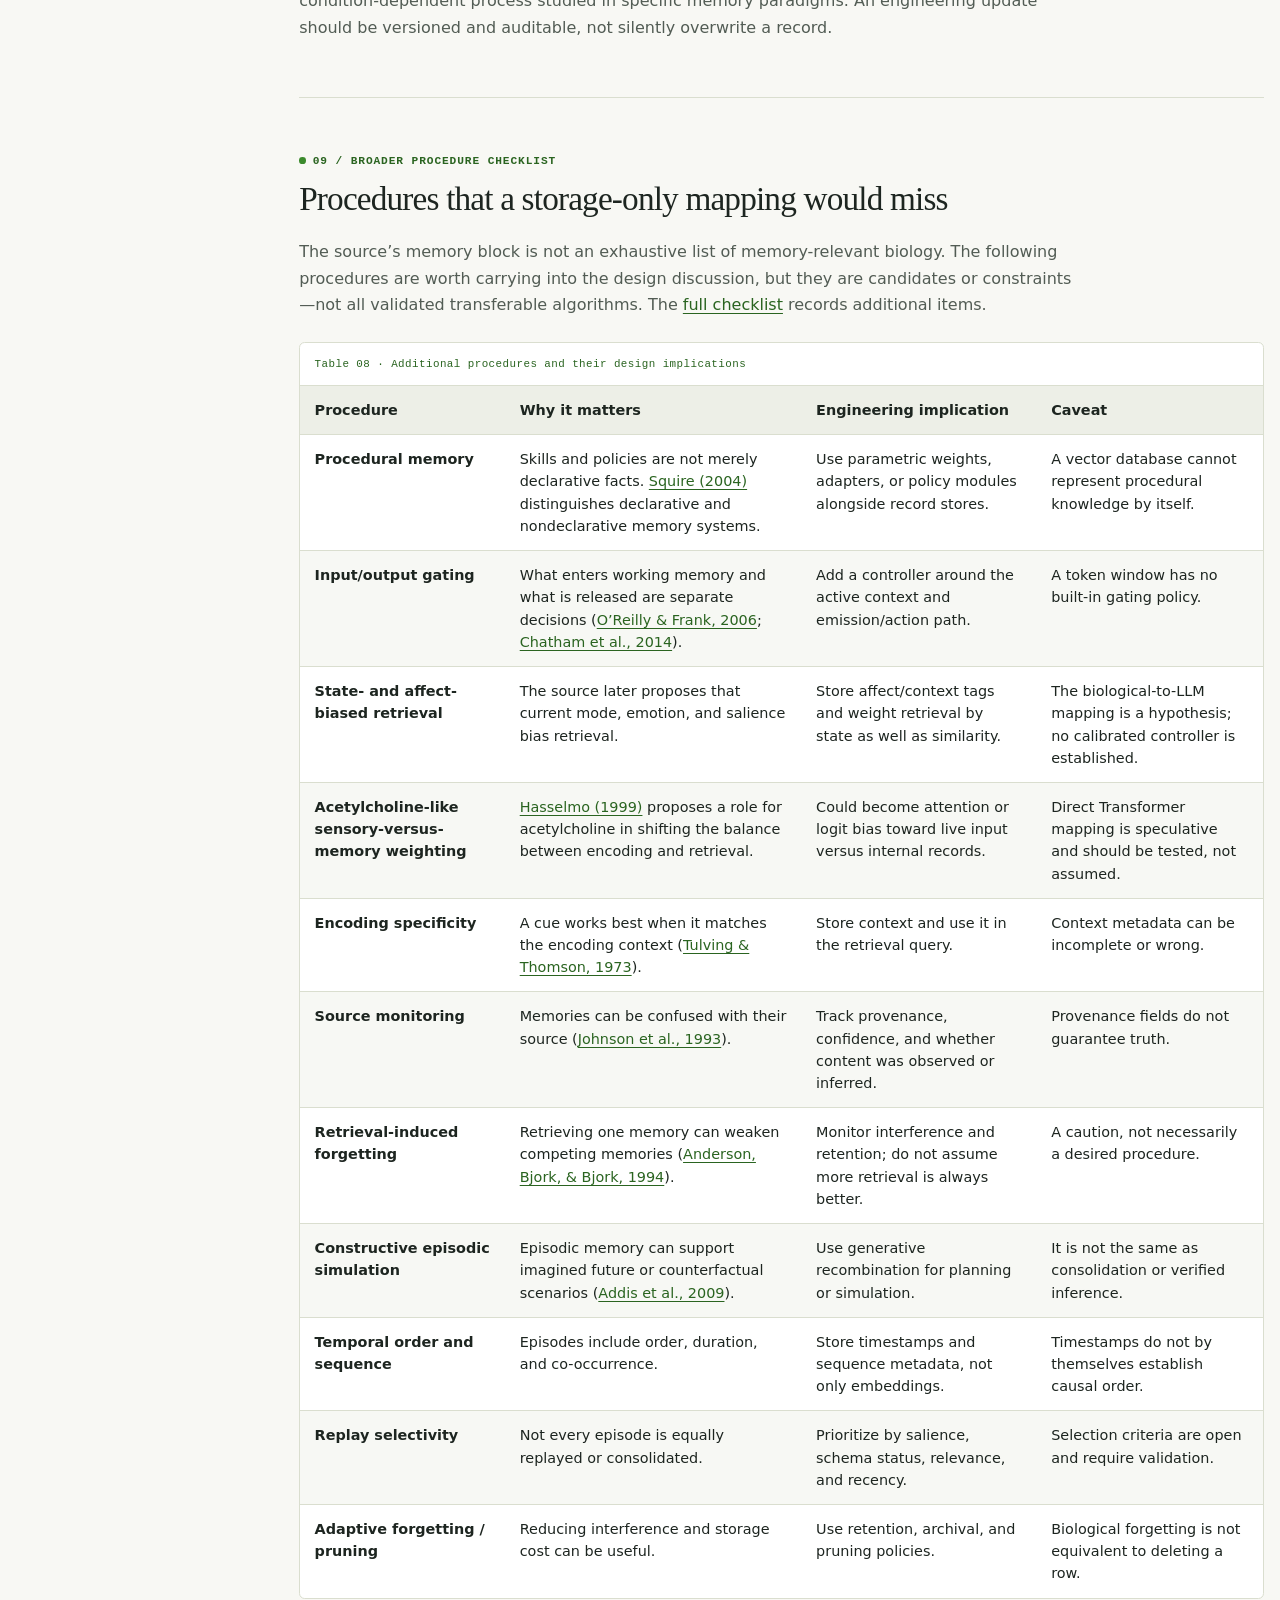
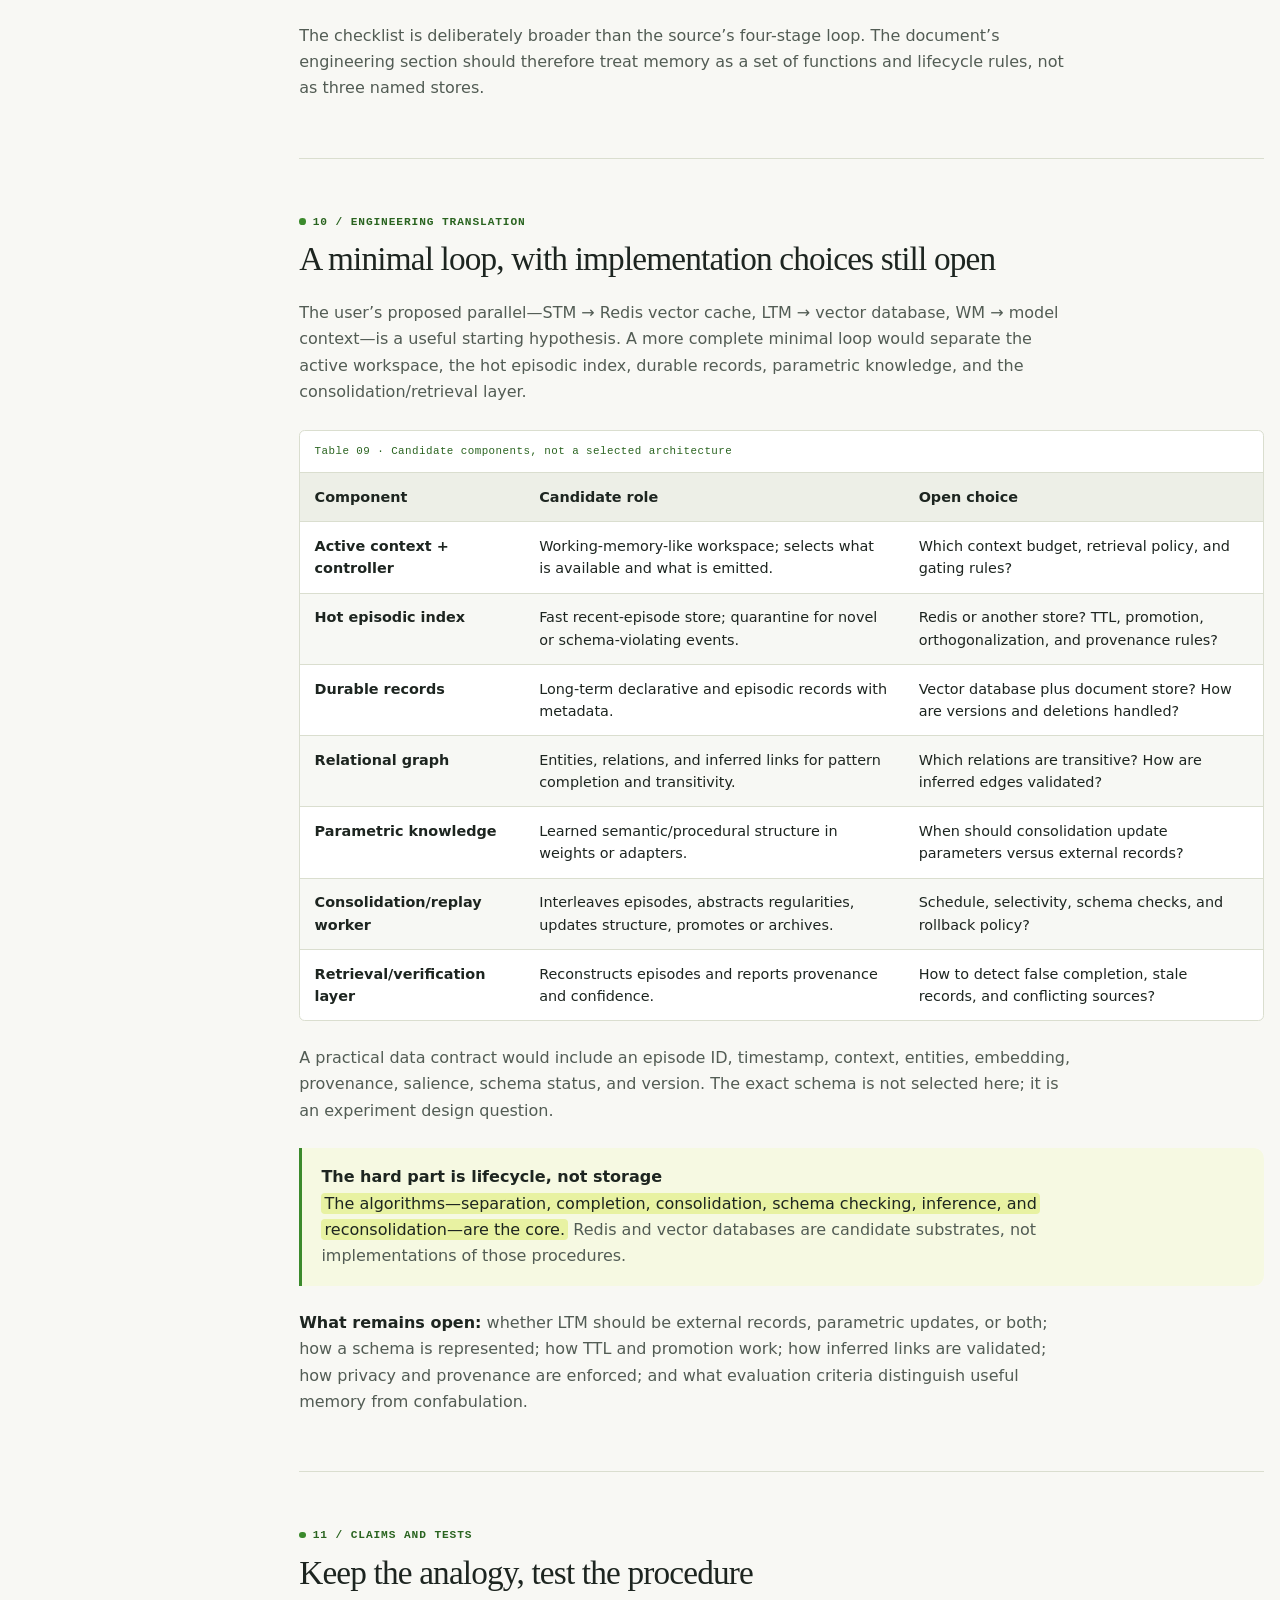
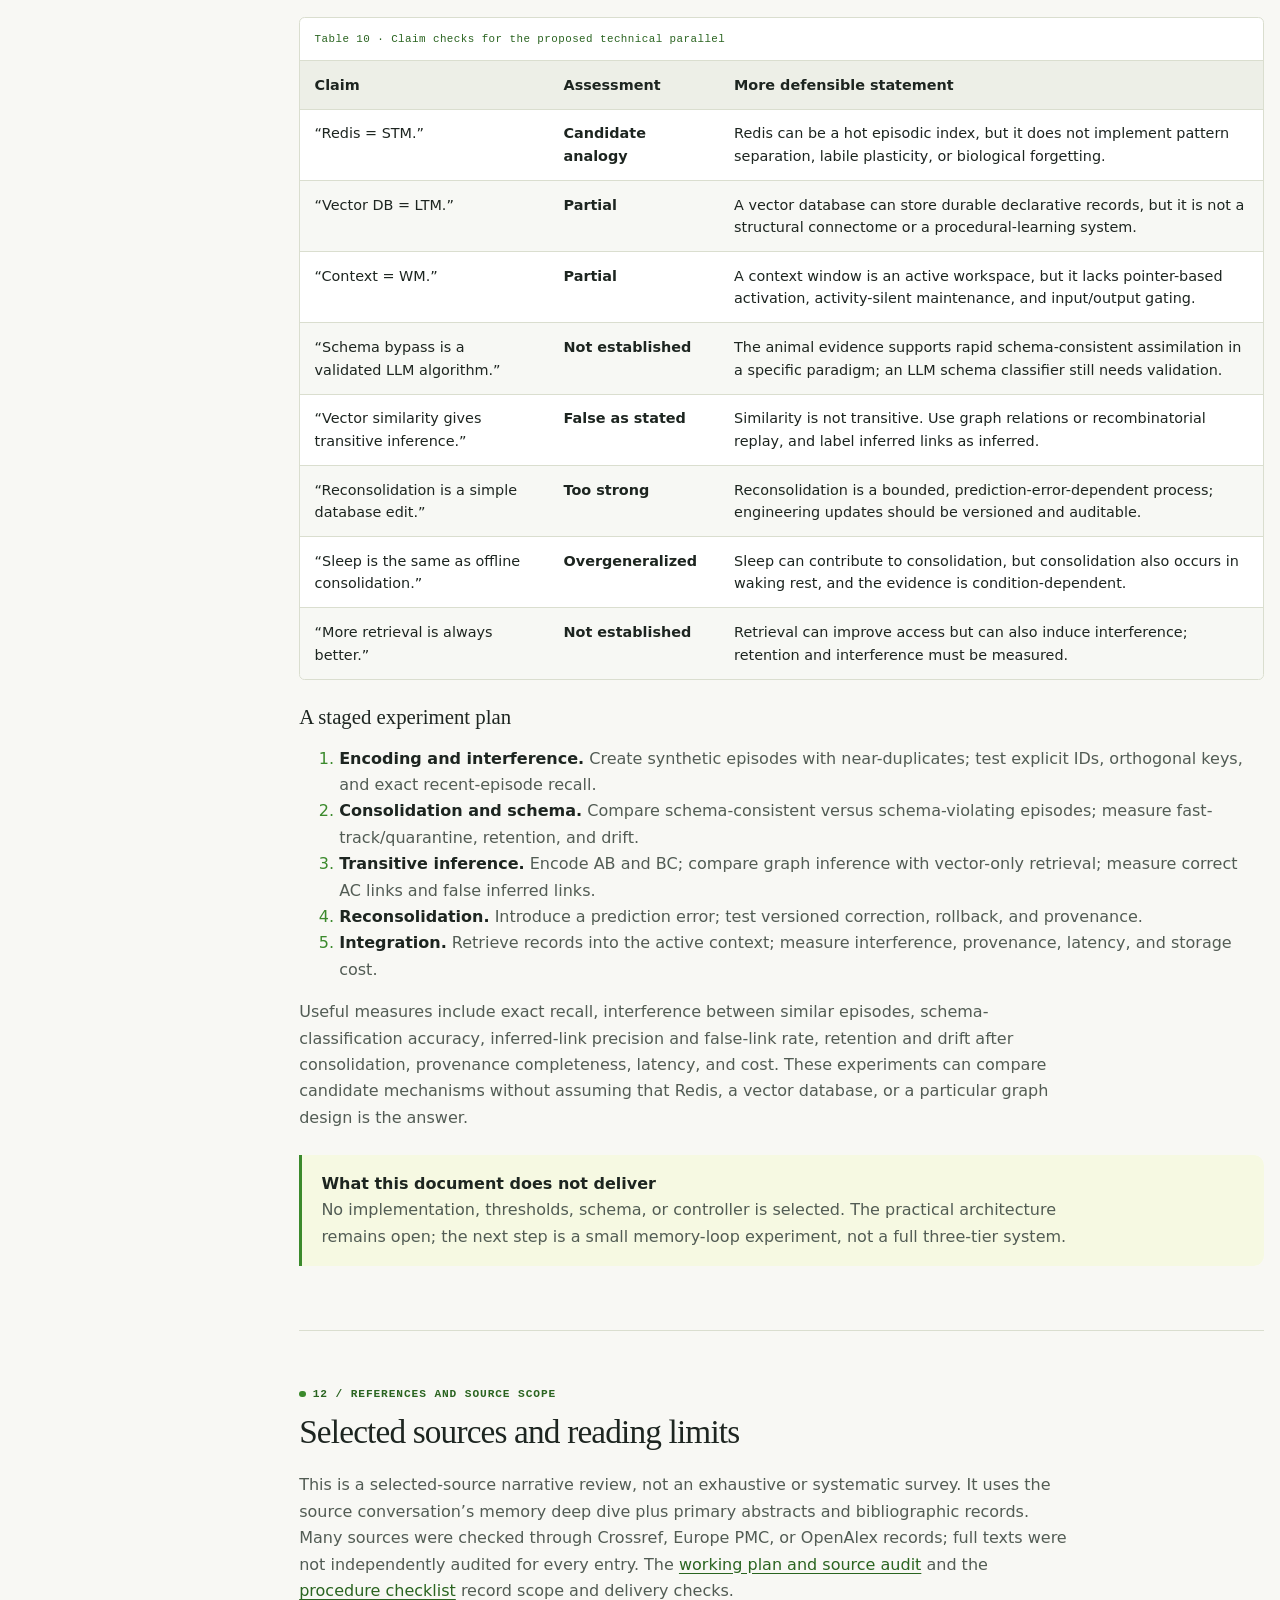
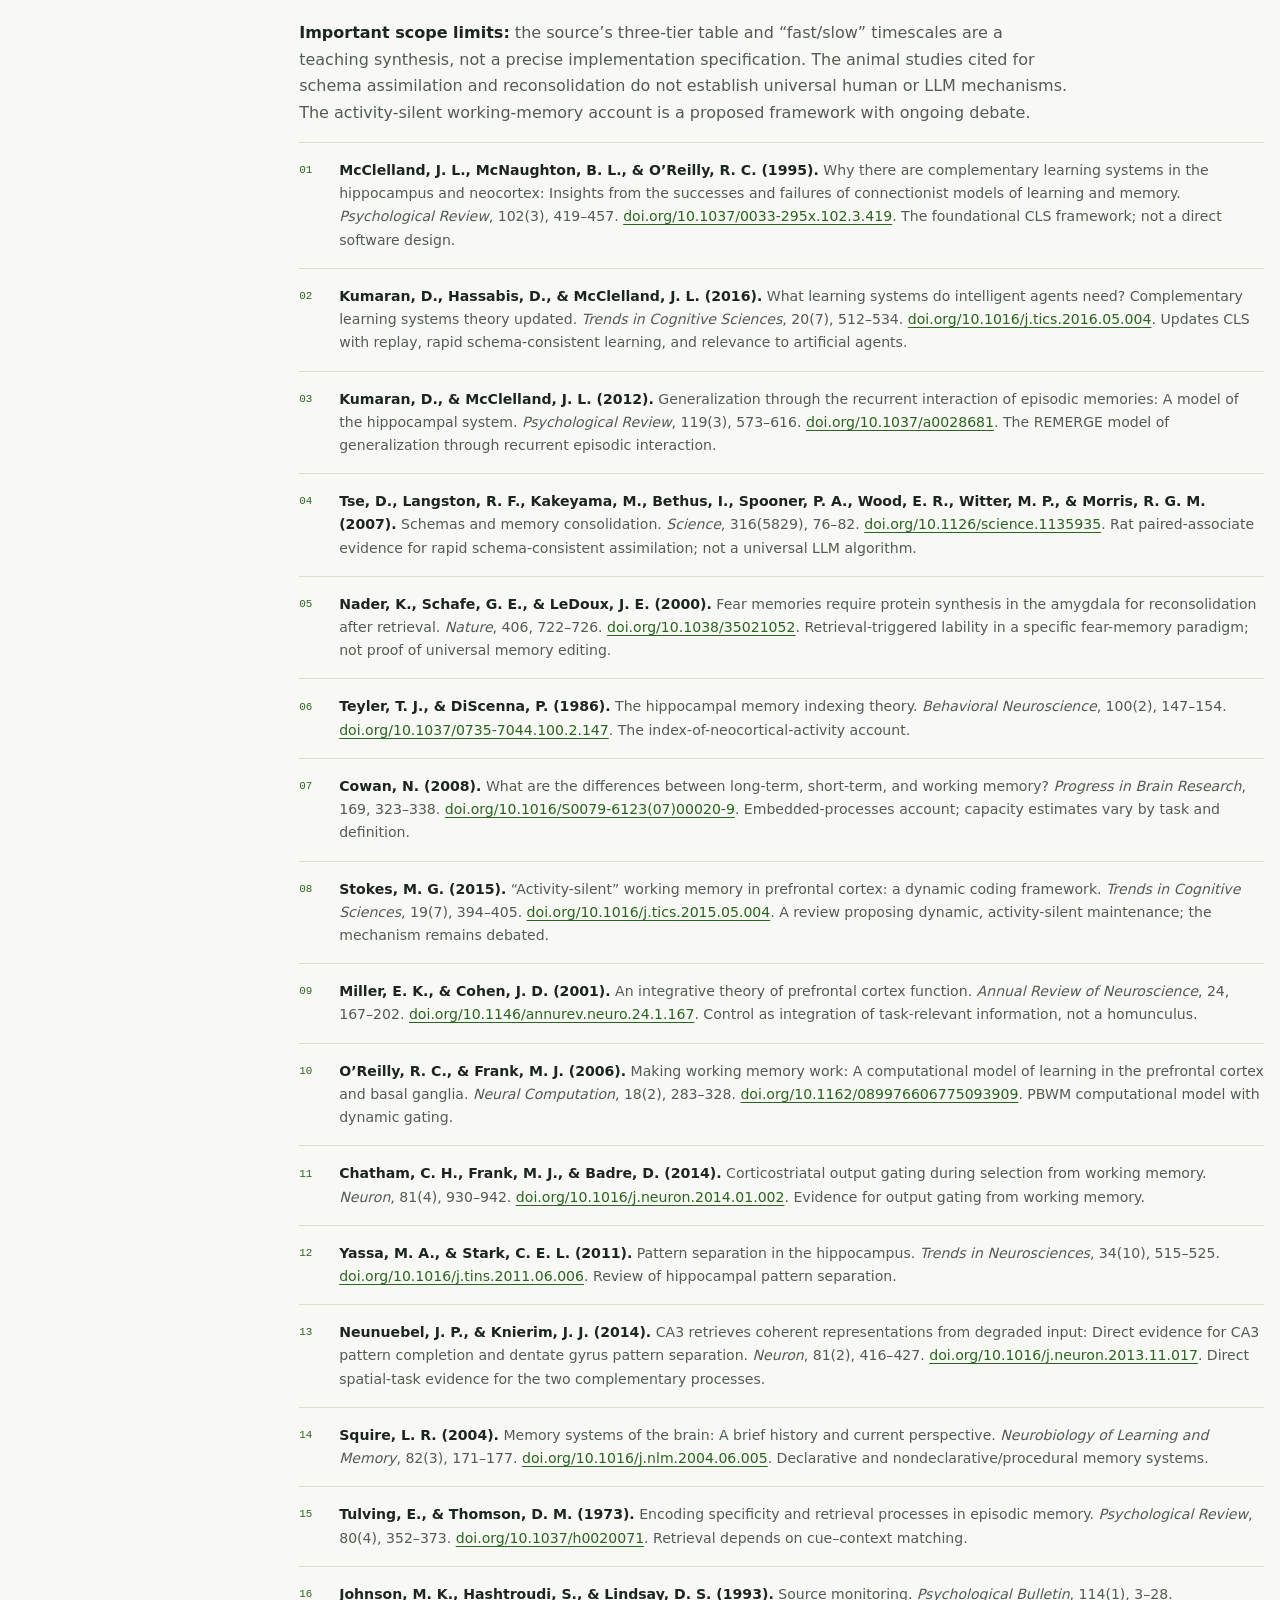
<file: docs/research/memory-systems-research-document.html>
<!doctype html>
<html lang="en" data-io-theme="v2">
<head>
  <meta charset="utf-8">
  <meta name="viewport" content="width=device-width, initial-scale=1">
  <meta name="description" content="A guided research review of complementary learning systems, working memory, episodic indexing, reconstruction, consolidation, schema assimilation, reconsolidation, and the limits of mapping biological memory onto Redis, vector databases, and model context.">
  <title>Memory Systems and the Lifecycle of Knowledge · IO Research</title>
  <link rel="stylesheet" href="../assets/io-design-system.css">
  <link rel="stylesheet" href="../assets/io-research.css">
  <link rel="stylesheet" href="../assets/io-diagrams.css">
  <link rel="stylesheet" href="../assets/io-theme-v2.css">
  <script src="../assets/io-research.js" defer></script>
</head>
<body class="io-document io-research" id="top">
  <a class="skip-link" href="#main-content">Skip to main content</a>
  <div class="container">
    <header>
      <span class="badge">Research &amp; Learning · Cognitive Systems</span>
      <h1>Memory systems and the lifecycle of knowledge</h1>
      <p class="subtitle">Complementary learning, episodic indexing, reconstruction, consolidation, and updating—plus the limits of translating biological memory into Redis, vector databases, and model context.</p>
      <p class="document-meta">Research draft · 12 sections · Selected evidence, 1986–2021 · Implementation open</p>
      <p><a href="memory-systems-presentation-deck.html">Open the companion presentation →</a> · <a href="../index.html">Research index →</a></p>
    </header>

    <div class="research-layout">
      <nav class="research-index" aria-label="Table of contents">
        <details open>
          <summary>In this document <span class="index-toggle" aria-hidden="true"></span></summary>
          <ol>
            <li><a href="#memory-lifecycle"><span class="index-number" aria-hidden="true">01</span><span>The lifecycle problem</span></a></li>
            <li><a href="#stability-plasticity"><span class="index-number" aria-hidden="true">02</span><span>Stability &amp; plasticity</span></a></li>
            <li><a href="#three-tiers"><span class="index-number" aria-hidden="true">03</span><span>Three tiers</span></a></li>
            <li><a href="#working-memory"><span class="index-number" aria-hidden="true">04</span><span>Working memory</span></a></li>
            <li><a href="#episodic-encoding"><span class="index-number" aria-hidden="true">05</span><span>Encoding &amp; separation</span></a></li>
            <li><a href="#retrieval-reconstruction"><span class="index-number" aria-hidden="true">06</span><span>Retrieval &amp; reconstruction</span></a></li>
            <li><a href="#consolidation-replay"><span class="index-number" aria-hidden="true">07</span><span>Consolidation &amp; replay</span></a></li>
            <li><a href="#cls2-procedures"><span class="index-number" aria-hidden="true">08</span><span>CLS 2.0 procedures</span></a></li>
            <li><a href="#transferable-procedures"><span class="index-number" aria-hidden="true">09</span><span>Transferable procedures</span></a></li>
            <li><a href="#engineering-translation"><span class="index-number" aria-hidden="true">10</span><span>Engineering candidates</span></a></li>
            <li><a href="#evidence-and-experiments"><span class="index-number" aria-hidden="true">11</span><span>Evidence &amp; experiments</span></a></li>
            <li><a href="#bibliography"><span class="index-number" aria-hidden="true">12</span><span>Sources &amp; scope</span></a></li>
          </ol>
        </details>
      </nav>

      <main id="main-content">
        <section id="memory-lifecycle">
          <span class="section-label">01 / Orientation</span>
          <h2>A memory is a lifecycle, not a stored file</h2>
          <p>Imagine recalling a conversation from two weeks ago. A phrase triggers the memory; you reconstruct the exchange, place it in a context, and notice that one detail has since changed. The memory is not simply “read” from a shelf. It is selected, reconstructed, checked against current information, and sometimes updated.</p>
          <p>This document separates four related operations: <strong>encoding</strong> an episode, <strong>accessing</strong> it through a cue, <strong>consolidating</strong> it into durable structure, and <strong>reconstructing or updating</strong> it during use. Storage is necessary, but storage alone does not implement these operations.</p>
          <aside class="callout">
            <strong>The central distinction</strong>
            <p><mark>A memory store is not a memory system.</mark> Redis, a vector database, and a context window can support parts of a loop, but they do not by themselves perform pattern separation, reconstruction, consolidation, schema integration, or reconsolidation.</p>
          </aside>
          <h3>What this deep dive is—and is not</h3>
          <p>This is a selected-source narrative review of the memory deep dive and adjacent memory-related passages. It explains the source’s proposed three tiers and procedures, checks selected claims against primary abstracts and bibliographic records, and then considers engineering candidates. It is not an exhaustive systematic review, a complete neurobiological model, or an implemented memory architecture.</p>
          <p>The source uses <strong>WM</strong> for Working Memory, <strong>STM</strong> for a Short-Term Labile Episodic Store, and <strong>LTM</strong> for a Long-Term Structural Connectome. Those labels describe functional roles in the source’s account. They should not be treated as literal software containers or as interchangeable textbook categories.</p>
          <p><strong>Suggested route:</strong> Sections 2–4 establish the learning problem and working-memory functions; Sections 5–8 follow encoding, retrieval, consolidation, and CLS 2.0 procedures; Sections 9–11 separate transferable candidates from engineering hypotheses and experiments.</p>
        </section>

        <section id="stability-plasticity">
          <span class="section-label">02 / The learning dilemma</span>
          <h2>Why one memory system is never enough</h2>
          <p><a href="#ref-mcclelland-1995">McClelland, McNaughton, and O’Reilly (1995)</a> proposed complementary learning systems: a fast hippocampal system for specific episodes and a slower neocortical system for structured, distributed knowledge. The fast system can encode a particular experience without immediately rewriting the shared structure that supports generalization.</p>
          <p>The problem is <strong>catastrophic interference</strong>. If a network with overlapping representations is forced to learn a new episode at a high learning rate, the shared weight changes can degrade older knowledge. The proposed solution is not one universal store with one learning rate, but different representational geometries and timescales.</p>
          <div class="table-container" role="region" aria-label="Fast episodic and slow semantic learning compared, horizontally scrollable" tabindex="0">
            <table>
              <caption>Table 01 · Complementary modes, stated as a framework rather than a literal software contract</caption>
              <thead><tr><th scope="col">Mode</th><th scope="col">Representational emphasis</th><th scope="col">Useful function</th><th scope="col">Important limit</th></tr></thead>
              <tbody>
                <tr><td><strong>Fast episodic</strong></td><td>Sparse, orthogonal, specific codes; rapid one-shot change.</td><td>Record a particular experience; support immediate cue-based recall.</td><td>Fast plasticity is not the same as durable semantic integration; biological timescales are approximate.</td></tr>
                <tr><td><strong>Slow semantic / procedural</strong></td><td>Distributed, overlapping representations; gradual incremental change.</td><td>Extract regularities, generalize, and stabilize skills or world knowledge.</td><td>Slow learning alone does not specify an algorithm; CLS is a framework, not a blueprint.</td></tr>
              </tbody>
            </table>
          </div>
          <figure class="io-diagram" aria-labelledby="fast-slow-caption">
            <figcaption id="fast-slow-caption">Figure 01 · Two complementary learning modes, schematically summarized</figcaption>
            <div class="diagram-comparison">
              <div class="diagram-case">
                <p class="diagram-label">Fast episodic learning</p>
                <div class="diagram-route"><span class="diagram-node">Specific episode</span><span class="diagram-connector" role="img" aria-label="indexed by">→</span><span class="diagram-node">Labile index</span></div>
                <p class="diagram-note">Sparse, orthogonal, rapid; supports one-shot recall without immediately rewriting the whole world model.</p>
              </div>
              <div class="diagram-case">
                <p class="diagram-label">Slow semantic / procedural learning</p>
                <div class="diagram-route"><span class="diagram-node">Distributed knowledge</span><span class="diagram-connector" role="img" aria-label="integrated into">↔</span><span class="diagram-node">Stable structure</span></div>
                <p class="diagram-note">Overlapping representations, gradual update; supports generalization and durable skills.</p>
              </div>
            </div>
            <p class="diagram-note">The arrows summarize functional relationships in the complementary-learning account. They are not anatomical wiring, measured connection strengths, or literal data paths.</p>
          </figure>
          <p><a href="#ref-kumaran-2016">Kumaran, Hassabis, and McClelland (2016)</a> updated the framework: replay can weight experience statistics by goal, recurrent hippocampal activation can support some forms of generalization, and neocortical learning can be rapid when new information is consistent with known structure. This is a development of the theory, not proof that every biological procedure transfers directly to an artificial system.</p>
        </section>

        <section id="three-tiers">
          <span class="section-label">03 / Functional tiers</span>
          <h2>Workspace, labile index, and durable structure</h2>
          <p>The source describes three tiers with different jobs. They are useful as functional distinctions, but their boundaries are not sealed boxes. A working-memory representation can point into long-term knowledge; a labile episode can later be consolidated; and a durable record can be retrieved back into an active workspace.</p>
          <div class="table-container" role="region" aria-label="Three memory tiers and candidate implementations, horizontally scrollable" tabindex="0">
            <table>
              <caption>Table 02 · Source functions and engineering candidates</caption>
              <thead><tr><th scope="col">Source tier</th><th scope="col">Function in the source</th><th scope="col">Candidate implementation</th><th scope="col">What the candidate does not establish</th></tr></thead>
              <tbody>
                <tr><td><strong>WM</strong></td><td>Active workspace; pointers to long-term nodes; transient maintenance; control of what enters and leaves.</td><td>Model context plus a retrieval/control layer; a KV cache may preserve some runtime representations.</td><td>A token window is not a biological working memory, and a KV cache is not a durable memory tier.</td></tr>
                <tr><td><strong>STM</strong></td><td>Short-Term Labile Episodic Store: fast episodic index and quarantine buffer; sparse pattern separation.</td><td>A hot episodic index such as a Redis vector cache, with TTL, explicit episode IDs, provenance, and promotion rules.</td><td>Cache eviction is not biological forgetting or pattern separation; Redis is a substrate candidate, not STM itself.</td></tr>
                <tr><td><strong>LTM</strong></td><td>Long-Term Structural Connectome: semantic and procedural structure with distributed, overlapping representations.</td><td>Durable vector records, a relational graph, and parametric knowledge in weights or adapters.</td><td>A vector database is a record store, not a connectome; similarity search does not implement generalization or consolidation.</td></tr>
              </tbody>
            </table>
          </div>
          <p><strong>Naming caution.</strong> The source’s “STM” is not a generic short-term memory box. It is specifically a labile episodic store. Likewise, “LTM” includes semantic and procedural knowledge, not only declarative facts. A single vector database cannot represent all of those functions.</p>
          <aside class="callout">
            <strong>Three tiers, not three components</strong>
            <p>The tiers describe different functional constraints. A future architecture may combine them in one service, separate services, or learned mechanisms. The source does not prescribe a three-container design.</p>
          </aside>
        </section>

        <section id="working-memory">
          <span class="section-label">04 / Activation and control</span>
          <h2>Working memory is activation, not a copy-paste box</h2>
          <p>The source describes working memory as <strong>activated long-term memory</strong>: control holds lightweight pointers that temporarily make existing long-term nodes available, rather than duplicating whole records. This is consistent with embedded-processes and dynamic-coding accounts of working memory (<a href="#ref-cowan-2008">Cowan, 2008</a>; <a href="#ref-stokes-2015">Stokes, 2015</a>).</p>
          <p><strong>Activity-silent maintenance</strong> is a proposed mechanism: some items may remain “warm” in short-term synaptic states and be reactivated by a pulse rather than continuously firing. Stokes’s review presents this as a dynamic-coding framework, but it is not a settled universal mechanism. The source also distinguishes a <strong>focus of attention</strong>—usually one actively selected item—from the other warm items. This is a selection proposal, not a fixed number of LLM slots. Working-memory maintenance is still debated, and estimates of capacity vary with task and definition. The source’s “3–7 items” is a useful teaching approximation, not a fixed software parameter.</p>
          <p><strong>Gating</strong> is a separate function. The PBWM model proposes that prefrontal–basal-ganglia circuits control which items enter working memory and which candidate outputs are released (<a href="#ref-oreilly-frank-2006">O’Reilly &amp; Frank, 2006</a>; <a href="#ref-chatham-2014">Chatham, Frank, &amp; Badre, 2014</a>). Maintenance and output release are not the same operation.</p>
          <div class="table-container" role="region" aria-label="Working-memory functions and engineering counterparts, horizontally scrollable" tabindex="0">
            <table>
              <caption>Table 03 · What a context window supplies and what it does not</caption>
              <thead><tr><th scope="col">Function</th><th scope="col">Biological proposal</th><th scope="col">Engineering candidate</th><th scope="col">Limit</th></tr></thead>
              <tbody>
                <tr><td><strong>Activation</strong></td><td>Pointers transiently light up existing long-term nodes.</td><td>Retrieve records and place references or selected content into the active context.</td><td>Context tokens are not pointers into a stable long-term graph.</td></tr>
                <tr><td><strong>Focus / selection</strong></td><td>One item is actively selected; other held items remain warm.</td><td>An active slot or attention focus; reinsert other items when needed.</td><td>Selection policy and capacity are task-dependent, not a fixed software limit.</td></tr>
                <tr><td><strong>Maintenance</strong></td><td>Persistent firing or activity-silent synaptic warmth; reactivation pulses.</td><td>Keep selected state in context or a runtime cache; reinsert when needed.</td><td>KV cache is runtime reuse, not a biological maintenance mechanism.</td></tr>
                <tr><td><strong>Gating</strong></td><td>Input gates decide what enters; output gates decide what is released.</td><td>A controller that selects retrievals and controls emission or action.</td><td>A context window by itself has no input/output gating policy.</td></tr>
              </tbody>
            </table>
          </div>
          <p>A practical candidate is therefore <strong>active context + controller + optional runtime cache</strong>. That combination approximates some working-memory functions, but it does not reproduce the biological mechanisms or establish a cognitive equivalence.</p>
        </section>

        <section id="episodic-encoding">
          <span class="section-label">05 / Encoding and separation</span>
          <h2>Index the episode, then keep similar episodes distinct</h2>
          <p><a href="#ref-teyler-1986">Teyler and DiScenna’s hippocampal indexing theory (1986)</a> proposes that the hippocampus forms an index of the neocortical areas activated by an experience. Reactivating the index can reactivate the associated cortical pattern and support recall. The index is a pointer-like record, not a copy of the whole experience.</p>
          <p><strong>Pattern separation</strong> is the complementary encoding problem. The dentate gyrus and related circuits can transform similar inputs into more distinct representations; CA3 is associated with pattern completion. <a href="#ref-yassa-2011">Yassa and Stark (2011)</a> review pattern separation in the hippocampus, and <a href="#ref-neunuebel-2014">Neunuebel and Knierim (2014)</a> report direct evidence for CA3 pattern completion and dentate-gyrus pattern separation in a spatial task.</p>
          <p>The source adds <strong>salience tagging</strong>: novel, emotional, or high-value content is written quickly into the labile store. This is a plausible prioritization function, but the source does not provide a validated salience algorithm.</p>
          <div class="table-container" role="region" aria-label="Episodic encoding fields and their functions, horizontally scrollable" tabindex="0">
            <table>
              <caption>Table 04 · A possible episode record, not a required schema</caption>
              <thead><tr><th scope="col">Field</th><th scope="col">Why it matters</th><th scope="col">Risk if omitted</th></tr></thead>
              <tbody>
                <tr><td><strong>Episode ID</strong></td><td>Gives each experience an explicit identity.</td><td>Near-duplicate episodes blur into one vector.</td></tr>
                <tr><td><strong>Timestamp and sequence</strong></td><td>Preserves order, duration, and temporal context.</td><td>Embeddings alone do not encode when something happened.</td></tr>
                <tr><td><strong>Entities and relations</strong></td><td>Supports later graph retrieval and inference.</td><td>Similarity search cannot enforce relational structure.</td></tr>
                <tr><td><strong>Context and cues</strong></td><td>Supports encoding specificity and state-dependent retrieval.</td><td>A cue that matches content but not context may retrieve the wrong episode.</td></tr>
                <tr><td><strong>Provenance</strong></td><td>Distinguishes observation, inference, and generated content.</td><td>Inferred links can become false memories.</td></tr>
                <tr><td><strong>Salience and schema status</strong></td><td>Guides quarantine, fast-tracking, and replay priority.</td><td>Every episode may be treated as equally important.</td></tr>
                <tr><td><strong>Version</strong></td><td>Supports correction and reconsolidation.</td><td>An update can overwrite the original without auditability.</td></tr>
              </tbody>
            </table>
          </div>
          <p>An engineering implementation should therefore use explicit episode IDs and metadata, not only an embedding. Pattern separation may require deliberate sparse or orthogonal keys, dimensionality expansion, or an explicit duplicate-detection policy. Similarity search by itself does not guarantee separation.</p>
        </section>

        <section id="retrieval-reconstruction">
          <span class="section-label">06 / Retrieval</span>
          <h2>A cue reactivates a pattern; it does not replay a recording</h2>
          <p>In the source’s loop, a partial cue activates the labile index, which reactivates distributed long-term nodes, and working memory reconstructs the episode. This is <strong>pattern completion</strong>, not literal playback. The reconstructed memory can include gaps, inferences, and context-dependent details.</p>
          <p>Retrieval is also cue-dependent. <a href="#ref-tulving-1973">Tulving and Thomson’s encoding-specificity account (1973)</a> emphasizes that a cue is effective when it matches the encoding context. The source later proposes state- and affect-biased retrieval; that is a design hypothesis, not a validated LLM mechanism. <a href="#ref-johnson-1993">Johnson, Hashtroudi, and Lindsay’s source-monitoring framework (1993)</a> explains why provenance matters: a remembered content can be confused with its source.</p>
          <div class="table-container" role="region" aria-label="Retrieval functions and engineering candidates, horizontally scrollable" tabindex="0">
            <table>
              <caption>Table 05 · Reconstruction is more than top-k similarity</caption>
              <thead><tr><th scope="col">Retrieval function</th><th scope="col">Source account</th><th scope="col">Engineering candidate</th><th scope="col">Limit</th></tr></thead>
              <tbody>
                <tr><td><strong>Cue activation</strong></td><td>A partial cue activates an index.</td><td>Search the hot index and durable records using cue features.</td><td>Top-k retrieval may return a similar but wrong episode.</td></tr>
                <tr><td><strong>Pattern completion</strong></td><td>CA3-like recurrent activation completes the episode pattern.</td><td>Graph traversal or associative reconstruction across linked records.</td><td>Vector similarity is not completion; it does not fill missing relations.</td></tr>
                <tr><td><strong>Contextual reconstruction</strong></td><td>Long-term nodes are reinstated into working memory.</td><td>Assemble retrieved records with current context and task constraints.</td><td>The result is a reconstruction, not a verbatim record.</td></tr>
                <tr><td><strong>Source checking</strong></td><td>Memory source and confidence can be confused.</td><td>Expose provenance, confidence, and version metadata.</td><td>Provenance fields do not by themselves prevent confabulation.</td></tr>
              </tbody>
            </table>
          </div>
          <p>A retrieval pipeline should query the hot store first, then durable records, reconstruct the episode, and retain provenance. It should not treat the nearest embedding as the remembered event.</p>
        </section>

        <section id="consolidation-replay">
          <span class="section-label">07 / Consolidation</span>
          <h2>Replay integrates episodes into durable structure</h2>
          <p>The source describes interleaved replay: during offline or reflective processing, labile episodes are reactivated and mixed with older semantic patterns, gradually updating long-term structure. Biological replay includes sharp-wave-ripple activity, but the source’s speed and scheduling details should not be read as a literal software timer.</p>
          <p>Sleep and rest can contribute to consolidation. <a href="#ref-rasch-2013">Rasch and Born (2013)</a> and <a href="#ref-klinzing-2019">Klinzing, Niethard, and Born (2019)</a> review active systems-consolidation accounts, especially hippocampal–cortical interactions during sleep. <a href="#ref-tambini-2010">Tambini, Ketz, and Davachi (2010)</a> found that post-learning rest correlations predicted later associative memory, but this is correlational fMRI evidence, not direct proof of replay or a universal mechanism.</p>
          <p>Synaptic homeostasis is adjacent but not identical to memory consolidation. <a href="#ref-tononi-2014">Tononi and Cirelli (2014)</a> propose sleep-related renormalization and integration; <a href="#ref-de-vivo-2017">de Vivo et al. (2017)</a> found structural synaptic changes in sampled mouse cortex; <a href="#ref-cary-2021">Cary and Turrigiano (2021)</a> found stable functional synaptic strengths across sleep/wake in sampled juvenile-rat circuits. The evidence is condition-dependent, and “sleep weakens all synapses” is not an adequate summary.</p>
          <div class="table-container" role="region" aria-label="Consolidation, transfer, replay, and forgetting distinguished, horizontally scrollable" tabindex="0">
            <table>
              <caption>Table 06 · Related processes that should not be collapsed</caption>
              <thead><tr><th scope="col">Process</th><th scope="col">What it can mean</th><th scope="col">What it is not</th></tr></thead>
              <tbody>
                <tr><td><strong>Consolidation</strong></td><td>Stabilizing and integrating an experience into durable structure.</td><td>A literal file move from one store to another.</td></tr>
                <tr><td><strong>Replay</strong></td><td>Reactivation of patterns related to previous experience.</td><td>Exact audiovisual playback; replay also occurs during waking rest.</td></tr>
                <tr><td><strong>Synaptic homeostasis</strong></td><td>Maintaining useful activity and connection-strength ranges.</td><td>A universal rule that sleep erases memories or weakens every synapse.</td></tr>
                <tr><td><strong>Forgetting / garbage collection</strong></td><td>Reducing access, interference, or storage cost.</td><td>Simple deletion of a memory record; biological forgetting is more selective and context-dependent.</td></tr>
              </tbody>
            </table>
          </div>
          <p>An engineering consolidation worker could interleave new episodes with existing records, abstract regularities, update a graph or adapter, and then promote or archive the labile episode. The worker should record what changed and preserve source provenance. “Garbage collection” is an engineering lifecycle term, not a biological description of forgetting.</p>
        </section>

        <section id="cls2-procedures">
          <span class="section-label">08 / CLS 2.0</span>
          <h2>Four procedures that modify the basic loop</h2>
          <p>The source’s “CLS 2.0” adds procedures beyond the simple fast-to-slow transfer. These are important candidates, but each has a narrower evidence base than the source’s summary suggests.</p>
          <div class="table-container" role="region" aria-label="CLS 2.0 procedures, evidence, and engineering candidates, horizontally scrollable" tabindex="0">
            <table>
              <caption>Table 07 · Four procedures and their limits</caption>
              <thead><tr><th scope="col">Procedure</th><th scope="col">Source description</th><th scope="col">Evidence status</th><th scope="col">Engineering candidate</th></tr></thead>
              <tbody>
                <tr><td><strong>Schema bypass</strong></td><td>Schema-consistent information is fast-tracked into durable structure; schema-violating information is quarantined and slowly replayed.</td><td><a href="#ref-tse-2007">Tse et al. (2007)</a> used a rat paired-associate task: one-trial traces could become rapidly hippocampal-independent once a schema had developed. This is not an LLM schema classifier.</td><td>Explicit consistency check; fast-track or quarantine; retain source and schema status. “Bypass” means bypassing slow consolidation, not bypassing validation.</td></tr>
                <tr><td><strong>Generative replay and transitive inference</strong></td><td>Recombine episodes—AB and BC—into ABC/AC, producing synthetic insight.</td><td><a href="#ref-kumaran-2012">Kumaran and McClelland’s REMERGE model (2012)</a> proposes generalization through recurrent interaction of episodic memories. It is a computational model, not proof of a universal transitive-inference algorithm.</td><td>Graph inference or recombinatorial replay; label inferred links as inferred and validate them. Vector similarity is not transitive.</td></tr>
                <tr><td><strong>Episodic control</strong></td><td>Working memory can query the labile store directly for a one-shot decision.</td><td>Discussed in the CLS update (<a href="#ref-kumaran-2016">Kumaran et al., 2016</a>) and relevant to artificial agents; the source presents it as an architectural implication.</td><td>Bounded direct lookup from the hot store for novel situations; do not treat one episode as a general policy.</td></tr>
                <tr><td><strong>Reconsolidation</strong></td><td>A prediction error makes a retrieved long-term trace labile; working memory edits it and re-stabilizes it.</td><td><a href="#ref-nader-2000">Nader, Schafe, and LeDoux (2000)</a> showed retrieval-triggered lability and protein-synthesis dependence in a rat fear-memory paradigm. It does not establish that every retrieval or every memory is editable.</td><td>Prediction-error-triggered, versioned update with a bounded window, provenance, and rollback.</td></tr>
              </tbody>
            </table>
          </div>
          <p><strong>Schema bypass caveat.</strong> The source’s “almost immediately” language is stronger than the animal evidence supports for human cognition. The defensible statement is that, in a specific rat paradigm, new traces consistent with a developed schema could become rapidly hippocampal-independent.</p>
          <p><strong>Transitivity caveat.</strong> The REMERGE account is about recurrent interaction and generalization, not a guarantee that vector embeddings encode transitive relations. A system must distinguish observed edges from inferred edges and validate the latter.</p>
          <p><strong>Reconsolidation caveat.</strong> Reconsolidation is not a simple database edit. It is a time-limited, condition-dependent process studied in specific memory paradigms. An engineering update should be versioned and auditable, not silently overwrite a record.</p>
        </section>

        <section id="transferable-procedures">
          <span class="section-label">09 / Broader procedure checklist</span>
          <h2>Procedures that a storage-only mapping would miss</h2>
          <p>The source’s memory block is not an exhaustive list of memory-relevant biology. The following procedures are worth carrying into the design discussion, but they are candidates or constraints—not all validated transferable algorithms. The <a href="../notes/memory-procedure-checklist.md">full checklist</a> records additional items.</p>
          <div class="table-container" role="region" aria-label="Additional memory procedures and engineering implications, horizontally scrollable" tabindex="0">
            <table>
              <caption>Table 08 · Additional procedures and their design implications</caption>
              <thead><tr><th scope="col">Procedure</th><th scope="col">Why it matters</th><th scope="col">Engineering implication</th><th scope="col">Caveat</th></tr></thead>
              <tbody>
                <tr><td><strong>Procedural memory</strong></td><td>Skills and policies are not merely declarative facts. <a href="#ref-squire-2004">Squire (2004)</a> distinguishes declarative and nondeclarative memory systems.</td><td>Use parametric weights, adapters, or policy modules alongside record stores.</td><td>A vector database cannot represent procedural knowledge by itself.</td></tr>
                <tr><td><strong>Input/output gating</strong></td><td>What enters working memory and what is released are separate decisions (<a href="#ref-oreilly-frank-2006">O’Reilly &amp; Frank, 2006</a>; <a href="#ref-chatham-2014">Chatham et al., 2014</a>).</td><td>Add a controller around the active context and emission/action path.</td><td>A token window has no built-in gating policy.</td></tr>
                <tr><td><strong>State- and affect-biased retrieval</strong></td><td>The source later proposes that current mode, emotion, and salience bias retrieval.</td><td>Store affect/context tags and weight retrieval by state as well as similarity.</td><td>The biological-to-LLM mapping is a hypothesis; no calibrated controller is established.</td></tr>
                <tr><td><strong>Acetylcholine-like sensory-versus-memory weighting</strong></td><td><a href="#ref-hasselmo-1999">Hasselmo (1999)</a> proposes a role for acetylcholine in shifting the balance between encoding and retrieval.</td><td>Could become attention or logit bias toward live input versus internal records.</td><td>Direct Transformer mapping is speculative and should be tested, not assumed.</td></tr>
                <tr><td><strong>Encoding specificity</strong></td><td>A cue works best when it matches the encoding context (<a href="#ref-tulving-1973">Tulving &amp; Thomson, 1973</a>).</td><td>Store context and use it in the retrieval query.</td><td>Context metadata can be incomplete or wrong.</td></tr>
                <tr><td><strong>Source monitoring</strong></td><td>Memories can be confused with their source (<a href="#ref-johnson-1993">Johnson et al., 1993</a>).</td><td>Track provenance, confidence, and whether content was observed or inferred.</td><td>Provenance fields do not guarantee truth.</td></tr>
                <tr><td><strong>Retrieval-induced forgetting</strong></td><td>Retrieving one memory can weaken competing memories (<a href="#ref-anderson-1994">Anderson, Bjork, &amp; Bjork, 1994</a>).</td><td>Monitor interference and retention; do not assume more retrieval is always better.</td><td>A caution, not necessarily a desired procedure.</td></tr>
                <tr><td><strong>Constructive episodic simulation</strong></td><td>Episodic memory can support imagined future or counterfactual scenarios (<a href="#ref-addis-2009">Addis et al., 2009</a>).</td><td>Use generative recombination for planning or simulation.</td><td>It is not the same as consolidation or verified inference.</td></tr>
                <tr><td><strong>Temporal order and sequence</strong></td><td>Episodes include order, duration, and co-occurrence.</td><td>Store timestamps and sequence metadata, not only embeddings.</td><td>Timestamps do not by themselves establish causal order.</td></tr>
                <tr><td><strong>Replay selectivity</strong></td><td>Not every episode is equally replayed or consolidated.</td><td>Prioritize by salience, schema status, relevance, and recency.</td><td>Selection criteria are open and require validation.</td></tr>
                <tr><td><strong>Adaptive forgetting / pruning</strong></td><td>Reducing interference and storage cost can be useful.</td><td>Use retention, archival, and pruning policies.</td><td>Biological forgetting is not equivalent to deleting a row.</td></tr>
              </tbody>
            </table>
          </div>
          <p>The checklist is deliberately broader than the source’s four-stage loop. The document’s engineering section should therefore treat memory as a set of functions and lifecycle rules, not as three named stores.</p>
        </section>

        <section id="engineering-translation">
          <span class="section-label">10 / Engineering translation</span>
          <h2>A minimal loop, with implementation choices still open</h2>
          <p>The user’s proposed parallel—STM → Redis vector cache, LTM → vector database, WM → model context—is a useful starting hypothesis. A more complete minimal loop would separate the active workspace, the hot episodic index, durable records, parametric knowledge, and the consolidation/retrieval layer.</p>
          <div class="table-container" role="region" aria-label="Memory-loop components and unresolved choices, horizontally scrollable" tabindex="0">
            <table>
              <caption>Table 09 · Candidate components, not a selected architecture</caption>
              <thead><tr><th scope="col">Component</th><th scope="col">Candidate role</th><th scope="col">Open choice</th></tr></thead>
              <tbody>
                <tr><td><strong>Active context + controller</strong></td><td>Working-memory-like workspace; selects what is available and what is emitted.</td><td>Which context budget, retrieval policy, and gating rules?</td></tr>
                <tr><td><strong>Hot episodic index</strong></td><td>Fast recent-episode store; quarantine for novel or schema-violating events.</td><td>Redis or another store? TTL, promotion, orthogonalization, and provenance rules?</td></tr>
                <tr><td><strong>Durable records</strong></td><td>Long-term declarative and episodic records with metadata.</td><td>Vector database plus document store? How are versions and deletions handled?</td></tr>
                <tr><td><strong>Relational graph</strong></td><td>Entities, relations, and inferred links for pattern completion and transitivity.</td><td>Which relations are transitive? How are inferred edges validated?</td></tr>
                <tr><td><strong>Parametric knowledge</strong></td><td>Learned semantic/procedural structure in weights or adapters.</td><td>When should consolidation update parameters versus external records?</td></tr>
                <tr><td><strong>Consolidation/replay worker</strong></td><td>Interleaves episodes, abstracts regularities, updates structure, promotes or archives.</td><td>Schedule, selectivity, schema checks, and rollback policy?</td></tr>
                <tr><td><strong>Retrieval/verification layer</strong></td><td>Reconstructs episodes and reports provenance and confidence.</td><td>How to detect false completion, stale records, and conflicting sources?</td></tr>
              </tbody>
            </table>
          </div>
          <p>A practical data contract would include an episode ID, timestamp, context, entities, embedding, provenance, salience, schema status, and version. The exact schema is not selected here; it is an experiment design question.</p>
          <aside class="callout">
            <strong>The hard part is lifecycle, not storage</strong>
            <p><mark>The algorithms—separation, completion, consolidation, schema checking, inference, and reconsolidation—are the core.</mark> Redis and vector databases are candidate substrates, not implementations of those procedures.</p>
          </aside>
          <p><strong>What remains open:</strong> whether LTM should be external records, parametric updates, or both; how a schema is represented; how TTL and promotion work; how inferred links are validated; how privacy and provenance are enforced; and what evaluation criteria distinguish useful memory from confabulation.</p>
        </section>

        <section id="evidence-and-experiments">
          <span class="section-label">11 / Claims and tests</span>
          <h2>Keep the analogy, test the procedure</h2>
          <div class="table-container" role="region" aria-label="Memory-mapping claims and checks, horizontally scrollable" tabindex="0">
            <table>
              <caption>Table 10 · Claim checks for the proposed technical parallel</caption>
              <thead><tr><th scope="col">Claim</th><th scope="col">Assessment</th><th scope="col">More defensible statement</th></tr></thead>
              <tbody>
                <tr><td>“Redis = STM.”</td><td><strong>Candidate analogy</strong></td><td>Redis can be a hot episodic index, but it does not implement pattern separation, labile plasticity, or biological forgetting.</td></tr>
                <tr><td>“Vector DB = LTM.”</td><td><strong>Partial</strong></td><td>A vector database can store durable declarative records, but it is not a structural connectome or a procedural-learning system.</td></tr>
                <tr><td>“Context = WM.”</td><td><strong>Partial</strong></td><td>A context window is an active workspace, but it lacks pointer-based activation, activity-silent maintenance, and input/output gating.</td></tr>
                <tr><td>“Schema bypass is a validated LLM algorithm.”</td><td><strong>Not established</strong></td><td>The animal evidence supports rapid schema-consistent assimilation in a specific paradigm; an LLM schema classifier still needs validation.</td></tr>
                <tr><td>“Vector similarity gives transitive inference.”</td><td><strong>False as stated</strong></td><td>Similarity is not transitive. Use graph relations or recombinatorial replay, and label inferred links as inferred.</td></tr>
                <tr><td>“Reconsolidation is a simple database edit.”</td><td><strong>Too strong</strong></td><td>Reconsolidation is a bounded, prediction-error-dependent process; engineering updates should be versioned and auditable.</td></tr>
                <tr><td>“Sleep is the same as offline consolidation.”</td><td><strong>Overgeneralized</strong></td><td>Sleep can contribute to consolidation, but consolidation also occurs in waking rest, and the evidence is condition-dependent.</td></tr>
                <tr><td>“More retrieval is always better.”</td><td><strong>Not established</strong></td><td>Retrieval can improve access but can also induce interference; retention and interference must be measured.</td></tr>
              </tbody>
            </table>
          </div>
          <h3>A staged experiment plan</h3>
          <ol>
            <li><strong>Encoding and interference.</strong> Create synthetic episodes with near-duplicates; test explicit IDs, orthogonal keys, and exact recent-episode recall.</li>
            <li><strong>Consolidation and schema.</strong> Compare schema-consistent versus schema-violating episodes; measure fast-track/quarantine, retention, and drift.</li>
            <li><strong>Transitive inference.</strong> Encode AB and BC; compare graph inference with vector-only retrieval; measure correct AC links and false inferred links.</li>
            <li><strong>Reconsolidation.</strong> Introduce a prediction error; test versioned correction, rollback, and provenance.</li>
            <li><strong>Integration.</strong> Retrieve records into the active context; measure interference, provenance, latency, and storage cost.</li>
          </ol>
          <p>Useful measures include exact recall, interference between similar episodes, schema-classification accuracy, inferred-link precision and false-link rate, retention and drift after consolidation, provenance completeness, latency, and cost. These experiments can compare candidate mechanisms without assuming that Redis, a vector database, or a particular graph design is the answer.</p>
          <aside class="callout">
            <strong>What this document does not deliver</strong>
            <p>No implementation, thresholds, schema, or controller is selected. The practical architecture remains open; the next step is a small memory-loop experiment, not a full three-tier system.</p>
          </aside>
        </section>

        <section id="bibliography">
          <span class="section-label">12 / References and source scope</span>
          <h2>Selected sources and reading limits</h2>
          <p>This is a selected-source narrative review, not an exhaustive or systematic survey. It uses the source conversation’s memory deep dive plus primary abstracts and bibliographic records. Many sources were checked through Crossref, Europe PMC, or OpenAlex records; full texts were not independently audited for every entry. The <a href="https://github.com/duiliocirino/io/blob/main/docs/notes/memory-systems-plan.md">working plan and source audit</a> and the <a href="https://github.com/duiliocirino/io/blob/main/docs/notes/memory-procedure-checklist.md">procedure checklist</a> record scope and delivery checks.</p>
          <p><strong>Important scope limits:</strong> the source’s three-tier table and “fast/slow” timescales are a teaching synthesis, not a precise implementation specification. The animal studies cited for schema assimilation and reconsolidation do not establish universal human or LLM mechanisms. The activity-silent working-memory account is a proposed framework with ongoing debate.</p>
          <ul class="citation-list">
            <li id="ref-mcclelland-1995"><strong>McClelland, J. L., McNaughton, B. L., &amp; O’Reilly, R. C. (1995).</strong> Why there are complementary learning systems in the hippocampus and neocortex: Insights from the successes and failures of connectionist models of learning and memory. <em>Psychological Review</em>, 102(3), 419–457. <a href="https://doi.org/10.1037/0033-295x.102.3.419">doi.org/10.1037/0033-295x.102.3.419</a>. The foundational CLS framework; not a direct software design.</li>
            <li id="ref-kumaran-2016"><strong>Kumaran, D., Hassabis, D., &amp; McClelland, J. L. (2016).</strong> What learning systems do intelligent agents need? Complementary learning systems theory updated. <em>Trends in Cognitive Sciences</em>, 20(7), 512–534. <a href="https://doi.org/10.1016/j.tics.2016.05.004">doi.org/10.1016/j.tics.2016.05.004</a>. Updates CLS with replay, rapid schema-consistent learning, and relevance to artificial agents.</li>
            <li id="ref-kumaran-2012"><strong>Kumaran, D., &amp; McClelland, J. L. (2012).</strong> Generalization through the recurrent interaction of episodic memories: A model of the hippocampal system. <em>Psychological Review</em>, 119(3), 573–616. <a href="https://doi.org/10.1037/a0028681">doi.org/10.1037/a0028681</a>. The REMERGE model of generalization through recurrent episodic interaction.</li>
            <li id="ref-tse-2007"><strong>Tse, D., Langston, R. F., Kakeyama, M., Bethus, I., Spooner, P. A., Wood, E. R., Witter, M. P., &amp; Morris, R. G. M. (2007).</strong> Schemas and memory consolidation. <em>Science</em>, 316(5829), 76–82. <a href="https://doi.org/10.1126/science.1135935">doi.org/10.1126/science.1135935</a>. Rat paired-associate evidence for rapid schema-consistent assimilation; not a universal LLM algorithm.</li>
            <li id="ref-nader-2000"><strong>Nader, K., Schafe, G. E., &amp; LeDoux, J. E. (2000).</strong> Fear memories require protein synthesis in the amygdala for reconsolidation after retrieval. <em>Nature</em>, 406, 722–726. <a href="https://doi.org/10.1038/35021052">doi.org/10.1038/35021052</a>. Retrieval-triggered lability in a specific fear-memory paradigm; not proof of universal memory editing.</li>
            <li id="ref-teyler-1986"><strong>Teyler, T. J., &amp; DiScenna, P. (1986).</strong> The hippocampal memory indexing theory. <em>Behavioral Neuroscience</em>, 100(2), 147–154. <a href="https://doi.org/10.1037/0735-7044.100.2.147">doi.org/10.1037/0735-7044.100.2.147</a>. The index-of-neocortical-activity account.</li>
            <li id="ref-cowan-2008"><strong>Cowan, N. (2008).</strong> What are the differences between long-term, short-term, and working memory? <em>Progress in Brain Research</em>, 169, 323–338. <a href="https://doi.org/10.1016/S0079-6123(07)00020-9">doi.org/10.1016/S0079-6123(07)00020-9</a>. Embedded-processes account; capacity estimates vary by task and definition.</li>
            <li id="ref-stokes-2015"><strong>Stokes, M. G. (2015).</strong> “Activity-silent” working memory in prefrontal cortex: a dynamic coding framework. <em>Trends in Cognitive Sciences</em>, 19(7), 394–405. <a href="https://doi.org/10.1016/j.tics.2015.05.004">doi.org/10.1016/j.tics.2015.05.004</a>. A review proposing dynamic, activity-silent maintenance; the mechanism remains debated.</li>
            <li id="ref-miller-2001"><strong>Miller, E. K., &amp; Cohen, J. D. (2001).</strong> An integrative theory of prefrontal cortex function. <em>Annual Review of Neuroscience</em>, 24, 167–202. <a href="https://doi.org/10.1146/annurev.neuro.24.1.167">doi.org/10.1146/annurev.neuro.24.1.167</a>. Control as integration of task-relevant information, not a homunculus.</li>
            <li id="ref-oreilly-frank-2006"><strong>O’Reilly, R. C., &amp; Frank, M. J. (2006).</strong> Making working memory work: A computational model of learning in the prefrontal cortex and basal ganglia. <em>Neural Computation</em>, 18(2), 283–328. <a href="https://doi.org/10.1162/089976606775093909">doi.org/10.1162/089976606775093909</a>. PBWM computational model with dynamic gating.</li>
            <li id="ref-chatham-2014"><strong>Chatham, C. H., Frank, M. J., &amp; Badre, D. (2014).</strong> Corticostriatal output gating during selection from working memory. <em>Neuron</em>, 81(4), 930–942. <a href="https://doi.org/10.1016/j.neuron.2014.01.002">doi.org/10.1016/j.neuron.2014.01.002</a>. Evidence for output gating from working memory.</li>
            <li id="ref-yassa-2011"><strong>Yassa, M. A., &amp; Stark, C. E. L. (2011).</strong> Pattern separation in the hippocampus. <em>Trends in Neurosciences</em>, 34(10), 515–525. <a href="https://doi.org/10.1016/j.tins.2011.06.006">doi.org/10.1016/j.tins.2011.06.006</a>. Review of hippocampal pattern separation.</li>
            <li id="ref-neunuebel-2014"><strong>Neunuebel, J. P., &amp; Knierim, J. J. (2014).</strong> CA3 retrieves coherent representations from degraded input: Direct evidence for CA3 pattern completion and dentate gyrus pattern separation. <em>Neuron</em>, 81(2), 416–427. <a href="https://doi.org/10.1016/j.neuron.2013.11.017">doi.org/10.1016/j.neuron.2013.11.017</a>. Direct spatial-task evidence for the two complementary processes.</li>
            <li id="ref-squire-2004"><strong>Squire, L. R. (2004).</strong> Memory systems of the brain: A brief history and current perspective. <em>Neurobiology of Learning and Memory</em>, 82(3), 171–177. <a href="https://doi.org/10.1016/j.nlm.2004.06.005">doi.org/10.1016/j.nlm.2004.06.005</a>. Declarative and nondeclarative/procedural memory systems.</li>
            <li id="ref-tulving-1973"><strong>Tulving, E., &amp; Thomson, D. M. (1973).</strong> Encoding specificity and retrieval processes in episodic memory. <em>Psychological Review</em>, 80(4), 352–373. <a href="https://doi.org/10.1037/h0020071">doi.org/10.1037/h0020071</a>. Retrieval depends on cue–context matching.</li>
            <li id="ref-johnson-1993"><strong>Johnson, M. K., Hashtroudi, S., &amp; Lindsay, D. S. (1993).</strong> Source monitoring. <em>Psychological Bulletin</em>, 114(1), 3–28. <a href="https://doi.org/10.1037/0033-2909.114.1.3">doi.org/10.1037/0033-2909.114.1.3</a>. Source and provenance matter for memory accuracy.</li>
            <li id="ref-anderson-1994"><strong>Anderson, M. C., Bjork, R. A., &amp; Bjork, E. L. (1994).</strong> Remembering can cause forgetting: Retrieval dynamics in long-term memory. <em>Journal of Experimental Psychology: Learning, Memory, and Cognition</em>, 20(5), 1063–1087. <a href="https://doi.org/10.1037/0278-7393.20.5.1063">doi.org/10.1037/0278-7393.20.5.1063</a>. Retrieval can weaken competing memories.</li>
            <li id="ref-addis-2009"><strong>Addis, D. R., Pan, L., Vu, M.-A., Laiser, N., &amp; Schacter, D. L. (2009).</strong> Constructive episodic simulation of the future and the past: Distinct subsystems of a core brain network mediate imagining and remembering. <em>Neuropsychologia</em>, 47, 2222–2238. <a href="https://doi.org/10.1016/j.neuropsychologia.2008.10.026">doi.org/10.1016/j.neuropsychologia.2008.10.026</a>. Episodic memory supports constructive simulation; not a consolidation algorithm.</li>
            <li id="ref-hasselmo-1999"><strong>Hasselmo, M. E. (1999).</strong> Neuromodulation: acetylcholine and memory consolidation. <em>Trends in Cognitive Sciences</em>, 3, 351–359. <a href="https://doi.org/10.1016/S1364-6613(99)01365-0">doi.org/10.1016/S1364-6613(99)01365-0</a>. A proposal about acetylcholine’s role in shifting encoding versus retrieval; the LLM mapping is speculative.</li>
            <li id="ref-rasch-2013"><strong>Rasch, B., &amp; Born, J. (2013).</strong> About sleep’s role in memory. <em>Physiological Reviews</em>, 93(2), 681–766. <a href="https://doi.org/10.1152/physrev.00032.2012">doi.org/10.1152/physrev.00032.2012</a>. Review of active systems consolidation during sleep; not proof of one universal mechanism.</li>
            <li id="ref-klinzing-2019"><strong>Klinzing, J. G., Niethard, N., &amp; Born, J. (2019).</strong> Mechanisms of systems memory consolidation during sleep. <em>Nature Neuroscience</em>, 22, 1598–1610. <a href="https://doi.org/10.1038/s41593-019-0467-3">doi.org/10.1038/s41593-019-0467-3</a>. Integrative account of sleep-related consolidation; details vary by task and stage.</li>
            <li id="ref-tononi-2014"><strong>Tononi, G., &amp; Cirelli, C. (2014).</strong> Sleep and the price of plasticity: From synaptic and cellular homeostasis to memory consolidation and integration. <em>Neuron</em>, 81(1), 12–34. <a href="https://doi.org/10.1016/j.neuron.2013.12.025">doi.org/10.1016/j.neuron.2013.12.025</a>. Theoretical review linking homeostasis and integration; not a direct observation of universal pruning.</li>
            <li id="ref-de-vivo-2017"><strong>de Vivo, L., Bellesi, M., Marshall, W., Bushong, E. A., Ellisman, M. H., Tononi, G., &amp; Cirelli, C. (2017).</strong> Ultrastructural evidence for synaptic scaling across the wake/sleep cycle. <em>Science</em>, 355(6324), 507–510. <a href="https://doi.org/10.1126/science.aah5982">doi.org/10.1126/science.aah5982</a>. Structural correlate in sampled mouse cortex, not a direct memory-loss measurement.</li>
            <li id="ref-cary-2021"><strong>Cary, B. A., &amp; Turrigiano, G. G. (2021).</strong> Stability of neocortical synapses across sleep and wake states during the critical period in rats. <em>eLife</em>, 10, e66304. <a href="https://doi.org/10.7554/eLife.66304">doi.org/10.7554/eLife.66304</a>. A counterpoint to obligatory widespread downscaling; not proof that sleep never changes synapses.</li>
            <li id="ref-tambini-2010"><strong>Tambini, A., Ketz, N., &amp; Davachi, L. (2010).</strong> Enhanced brain correlations during rest are related to memory for recent experiences. <em>Neuron</em>, 65(2), 280–290. <a href="https://doi.org/10.1016/j.neuron.2010.01.001">doi.org/10.1016/j.neuron.2010.01.001</a>. Correlational fMRI evidence for post-learning rest and retention, not direct causal proof of replay.</li>
          </ul>
          <p><a href="memory-systems-presentation-deck.html">Continue with the twelve-slide presentation →</a></p>
        </section>
      </main>
    </div>
    <footer>IO Research &bull; Memory Systems and the Lifecycle of Knowledge &bull; <a href="#top">Back to top ↑</a></footer>
  </div>
</body>
</html>
</file>
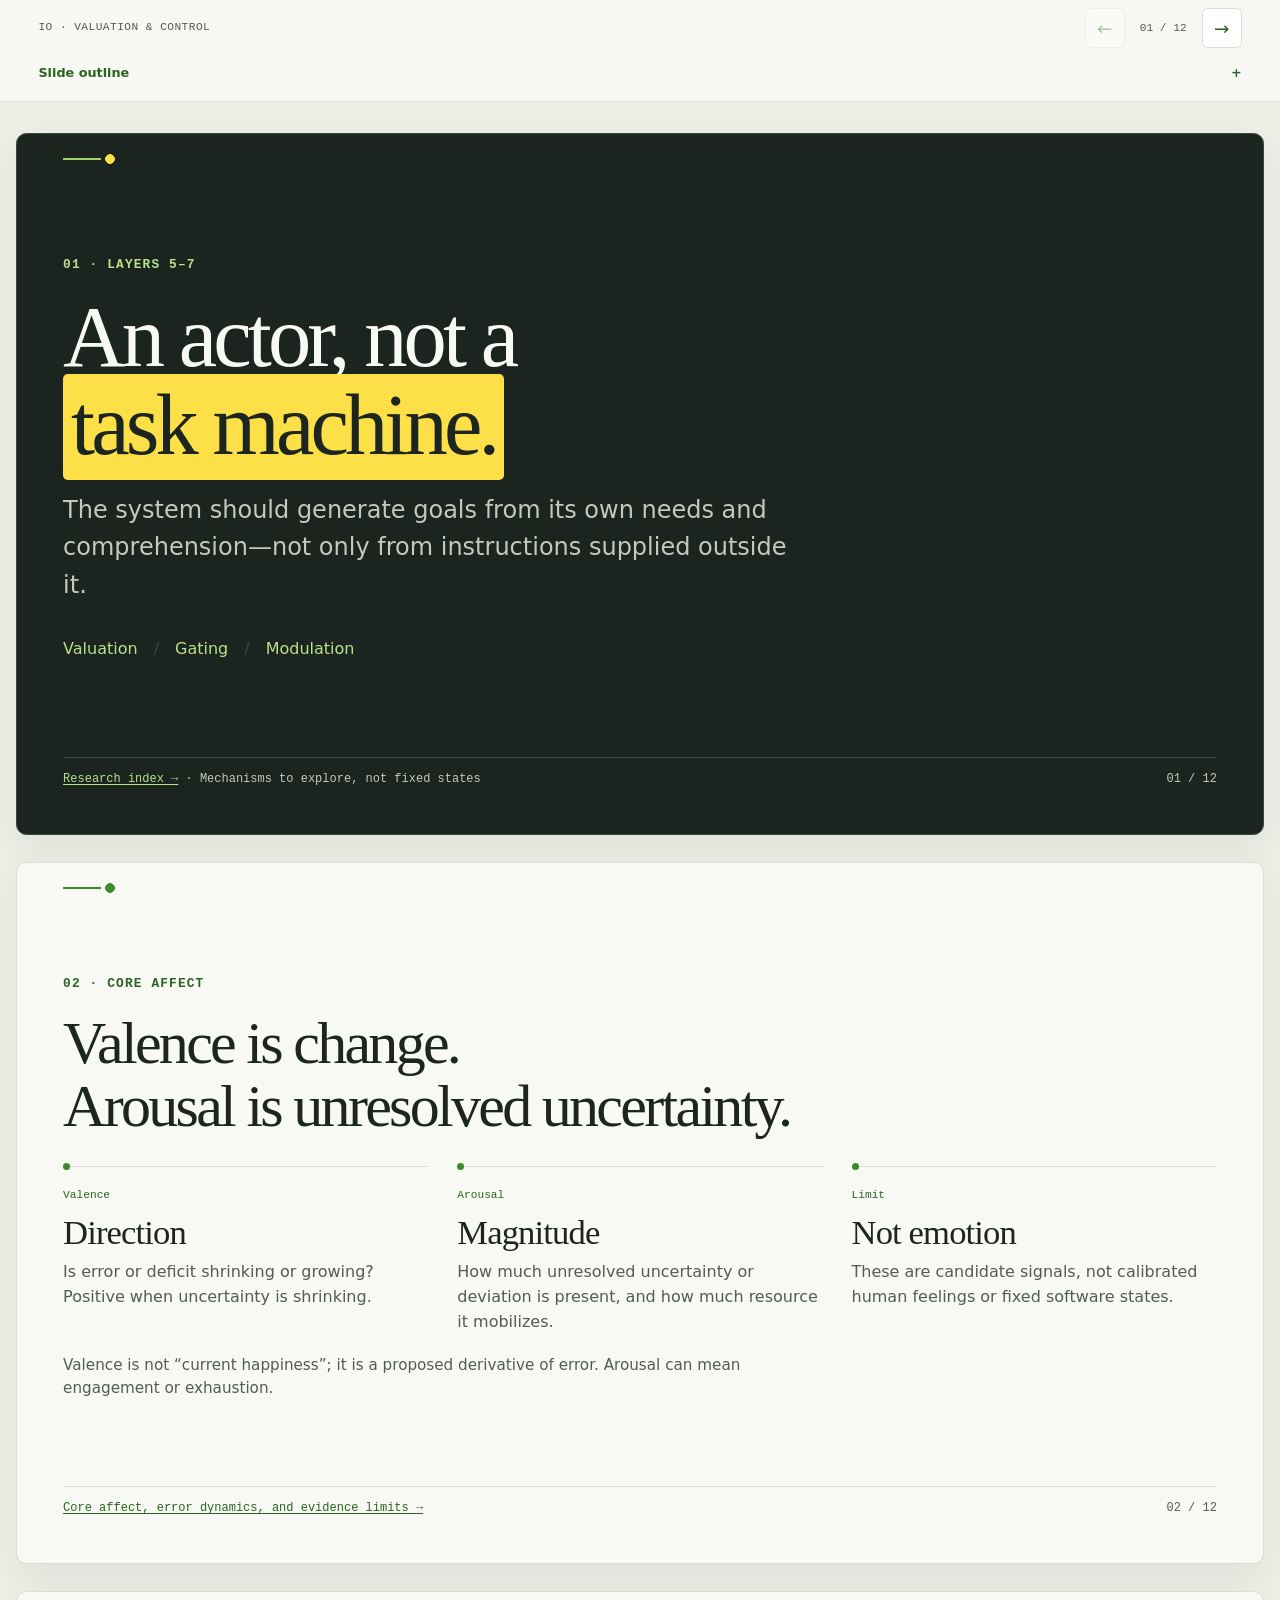
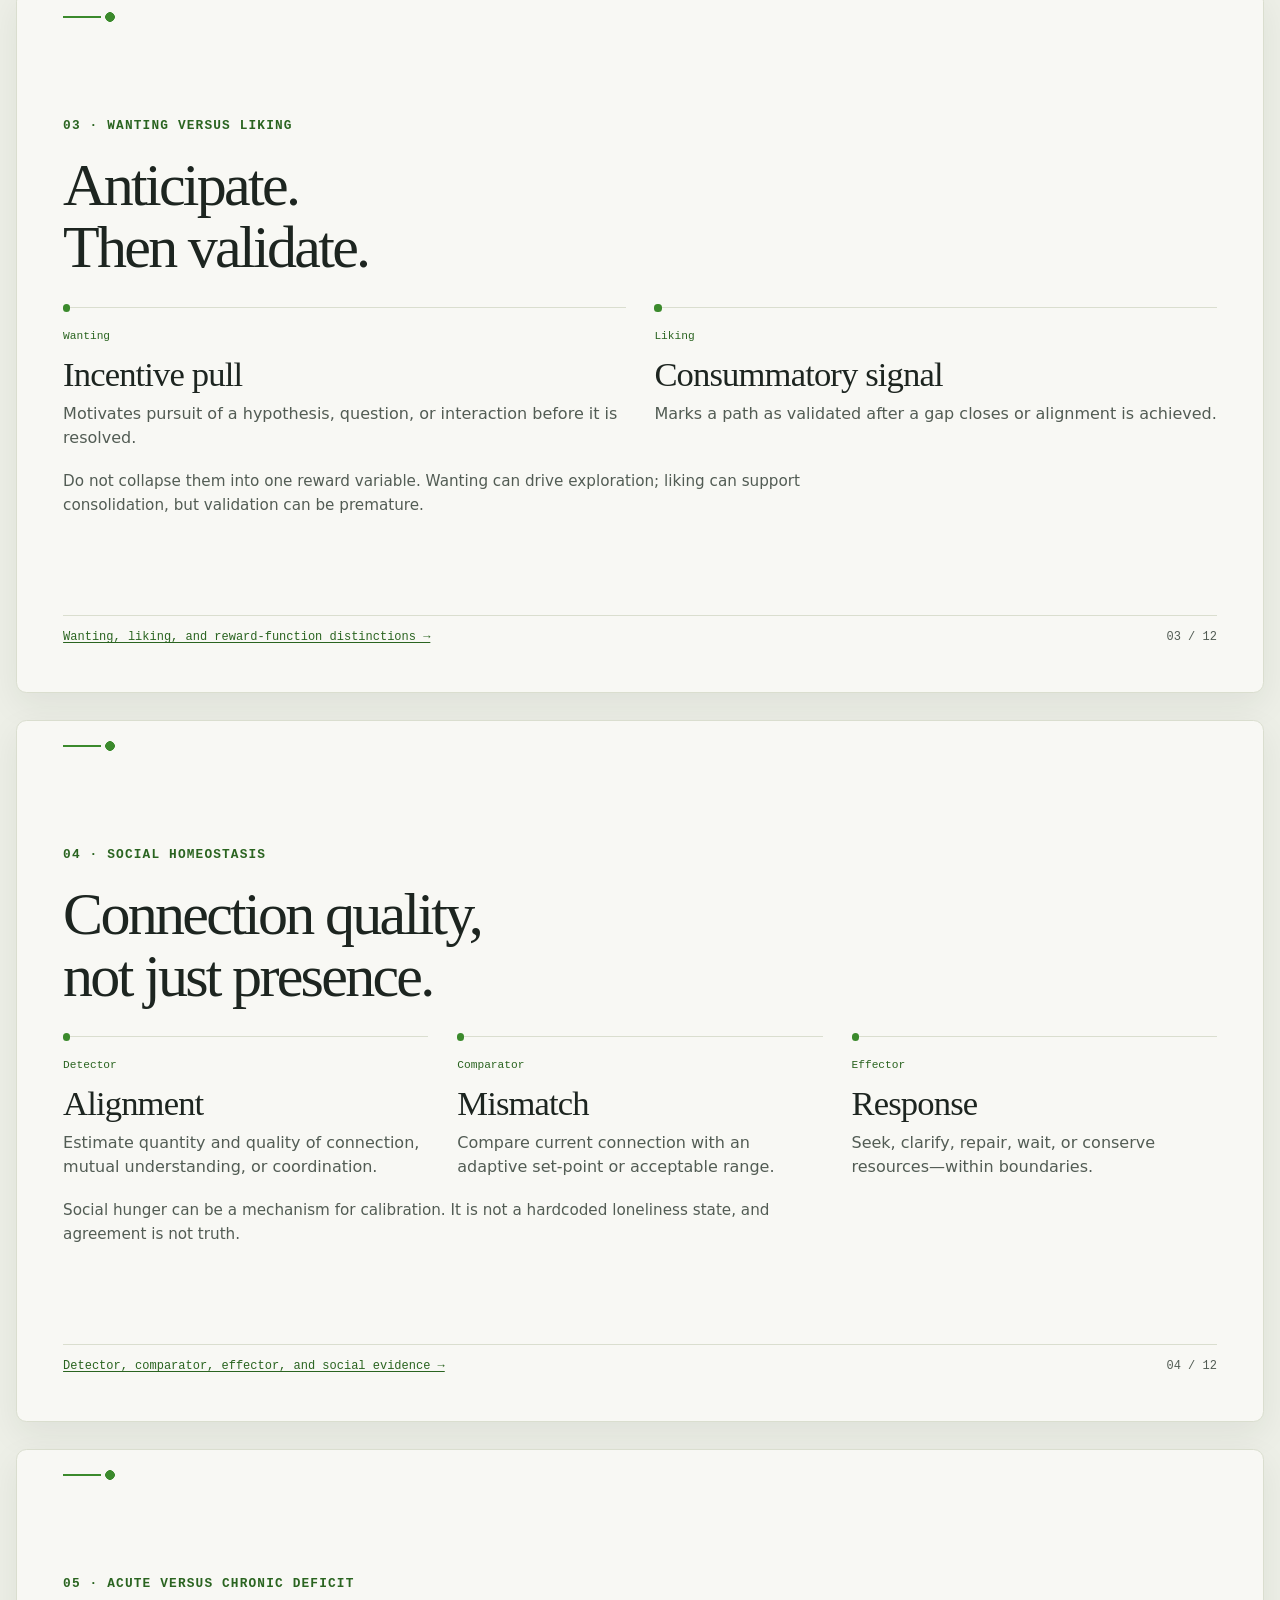
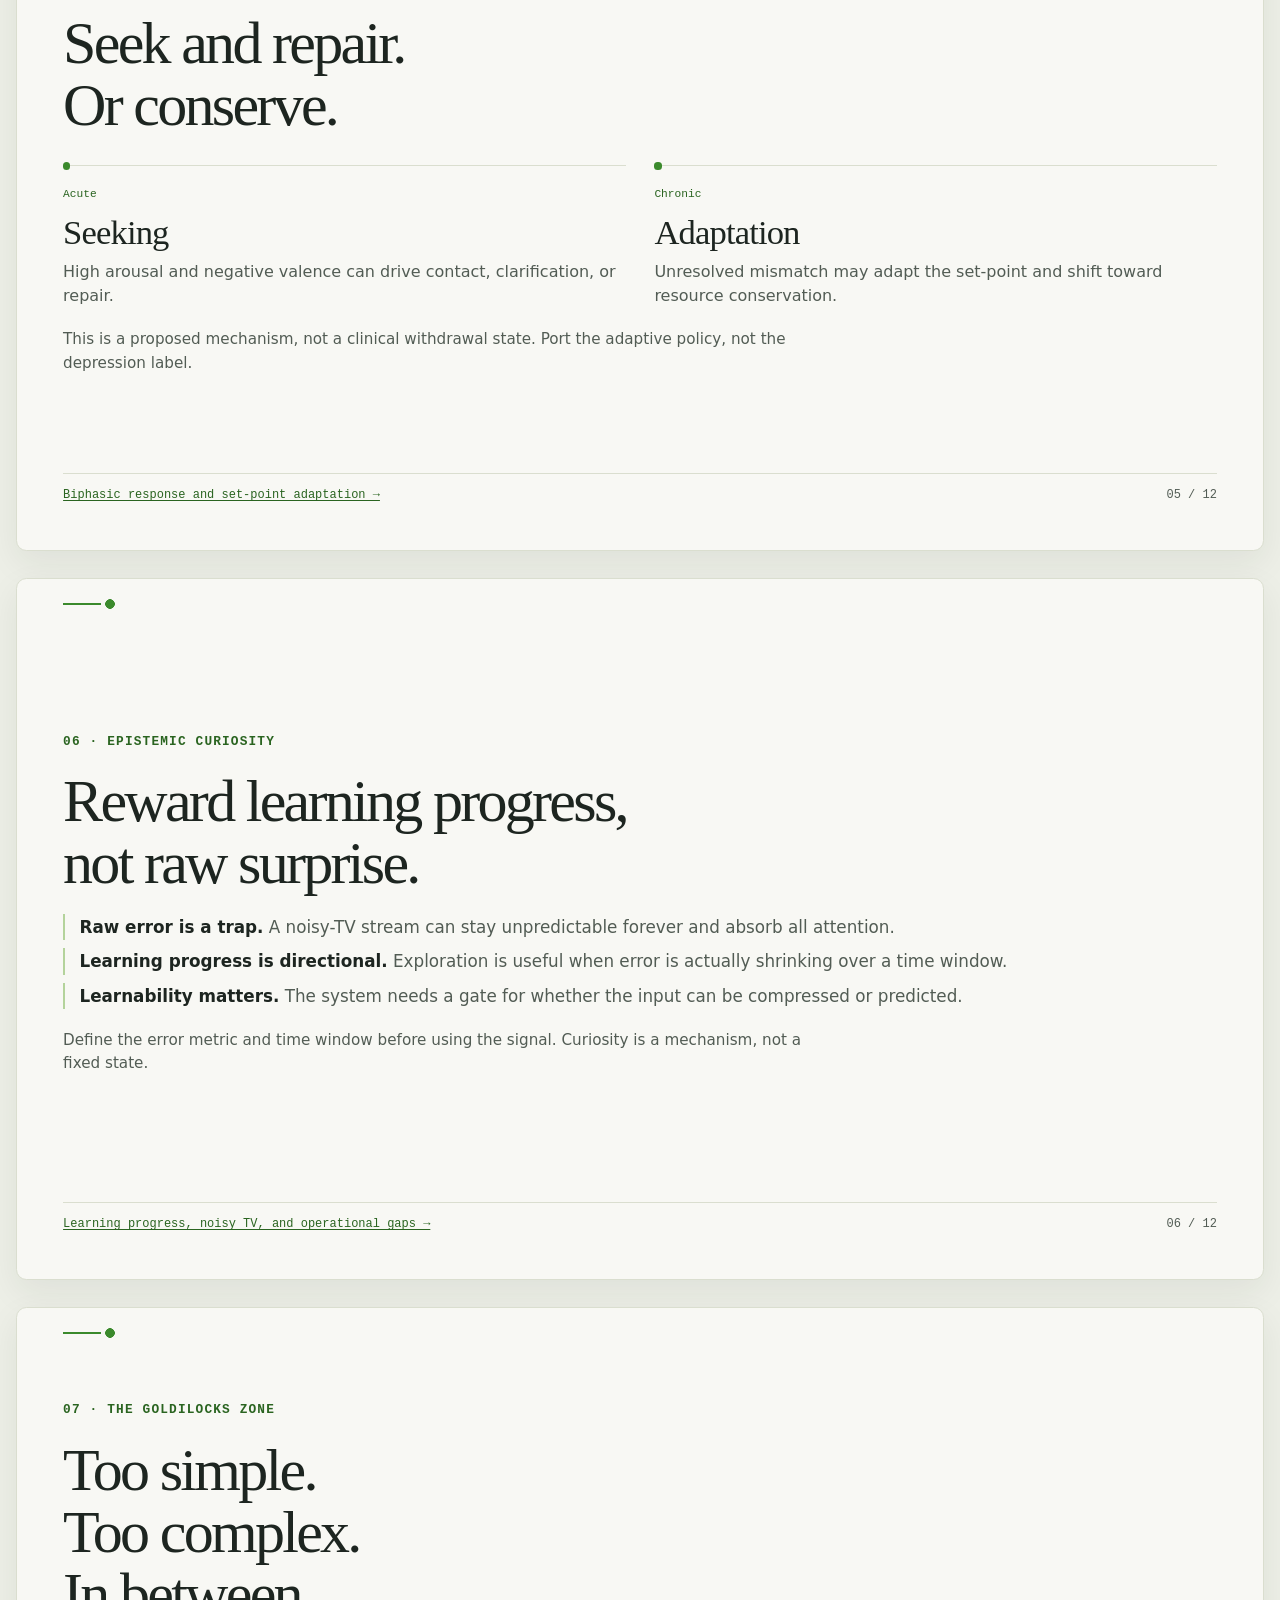
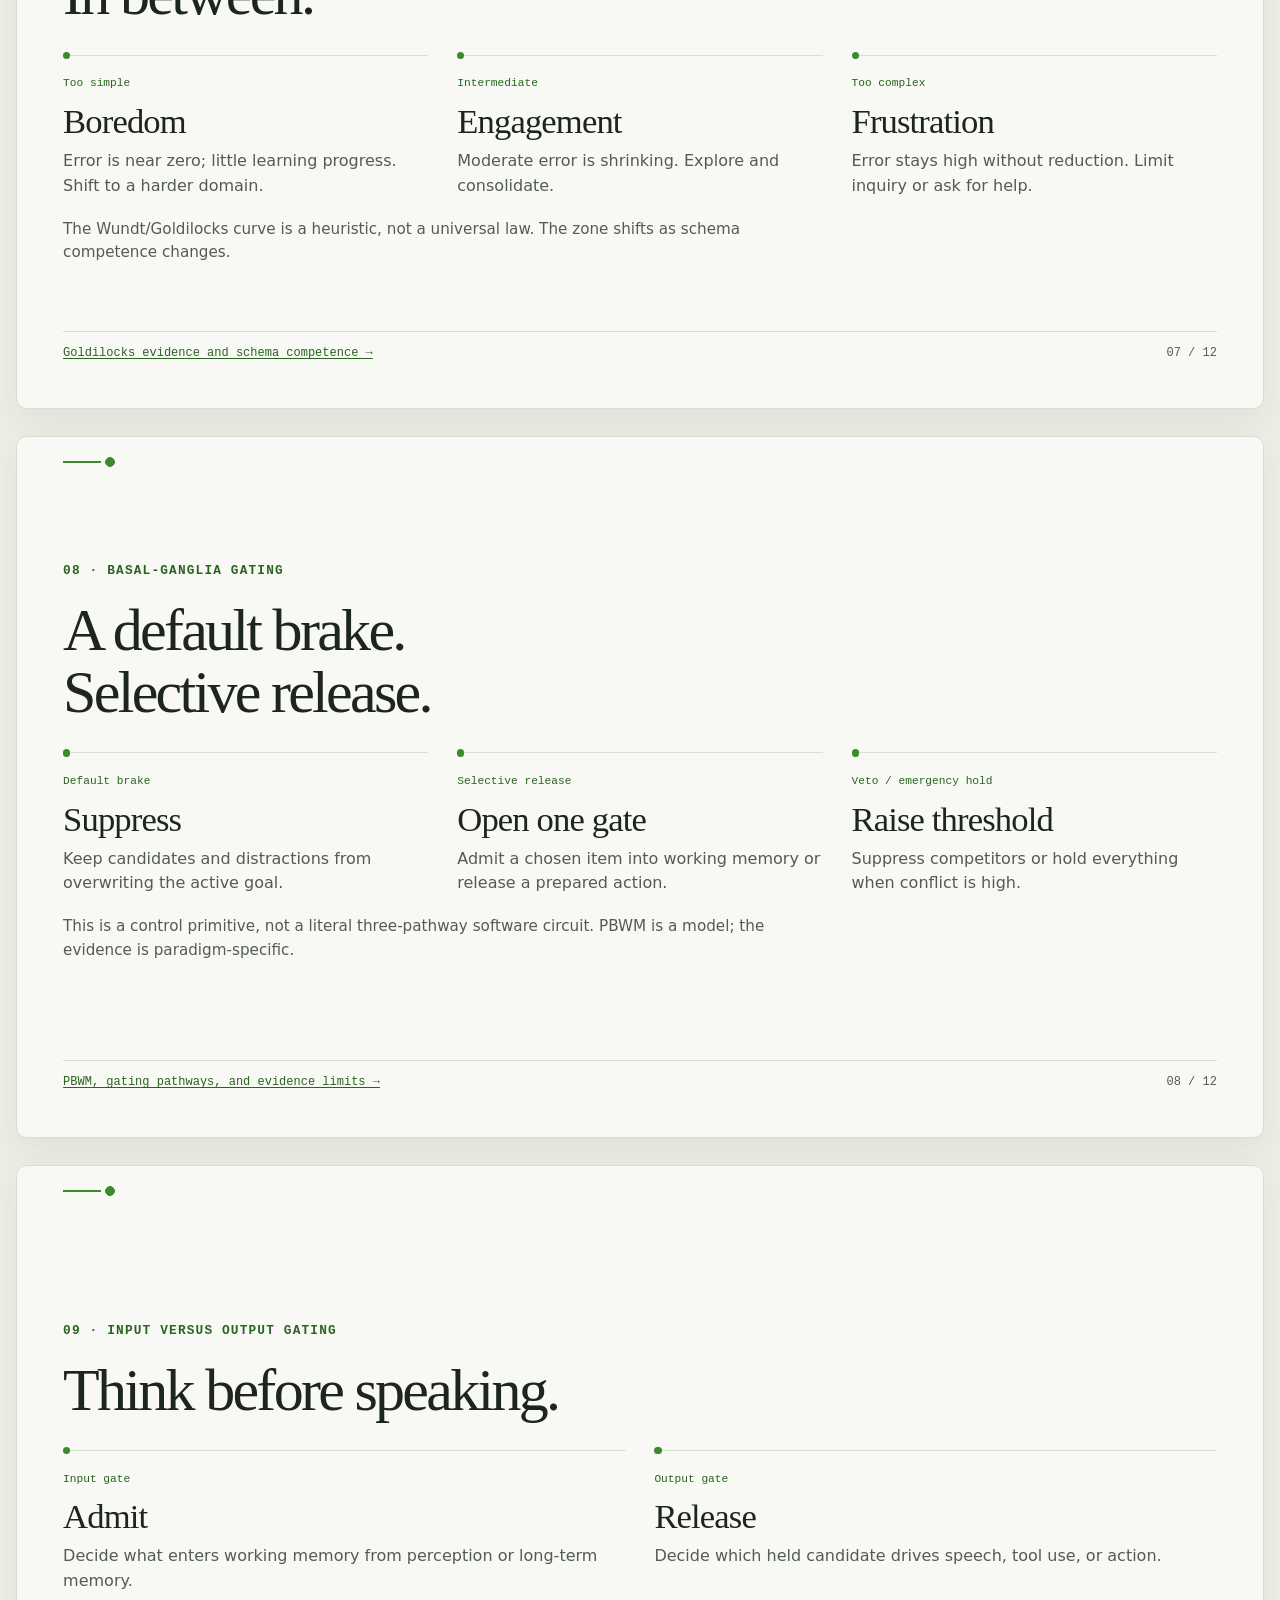
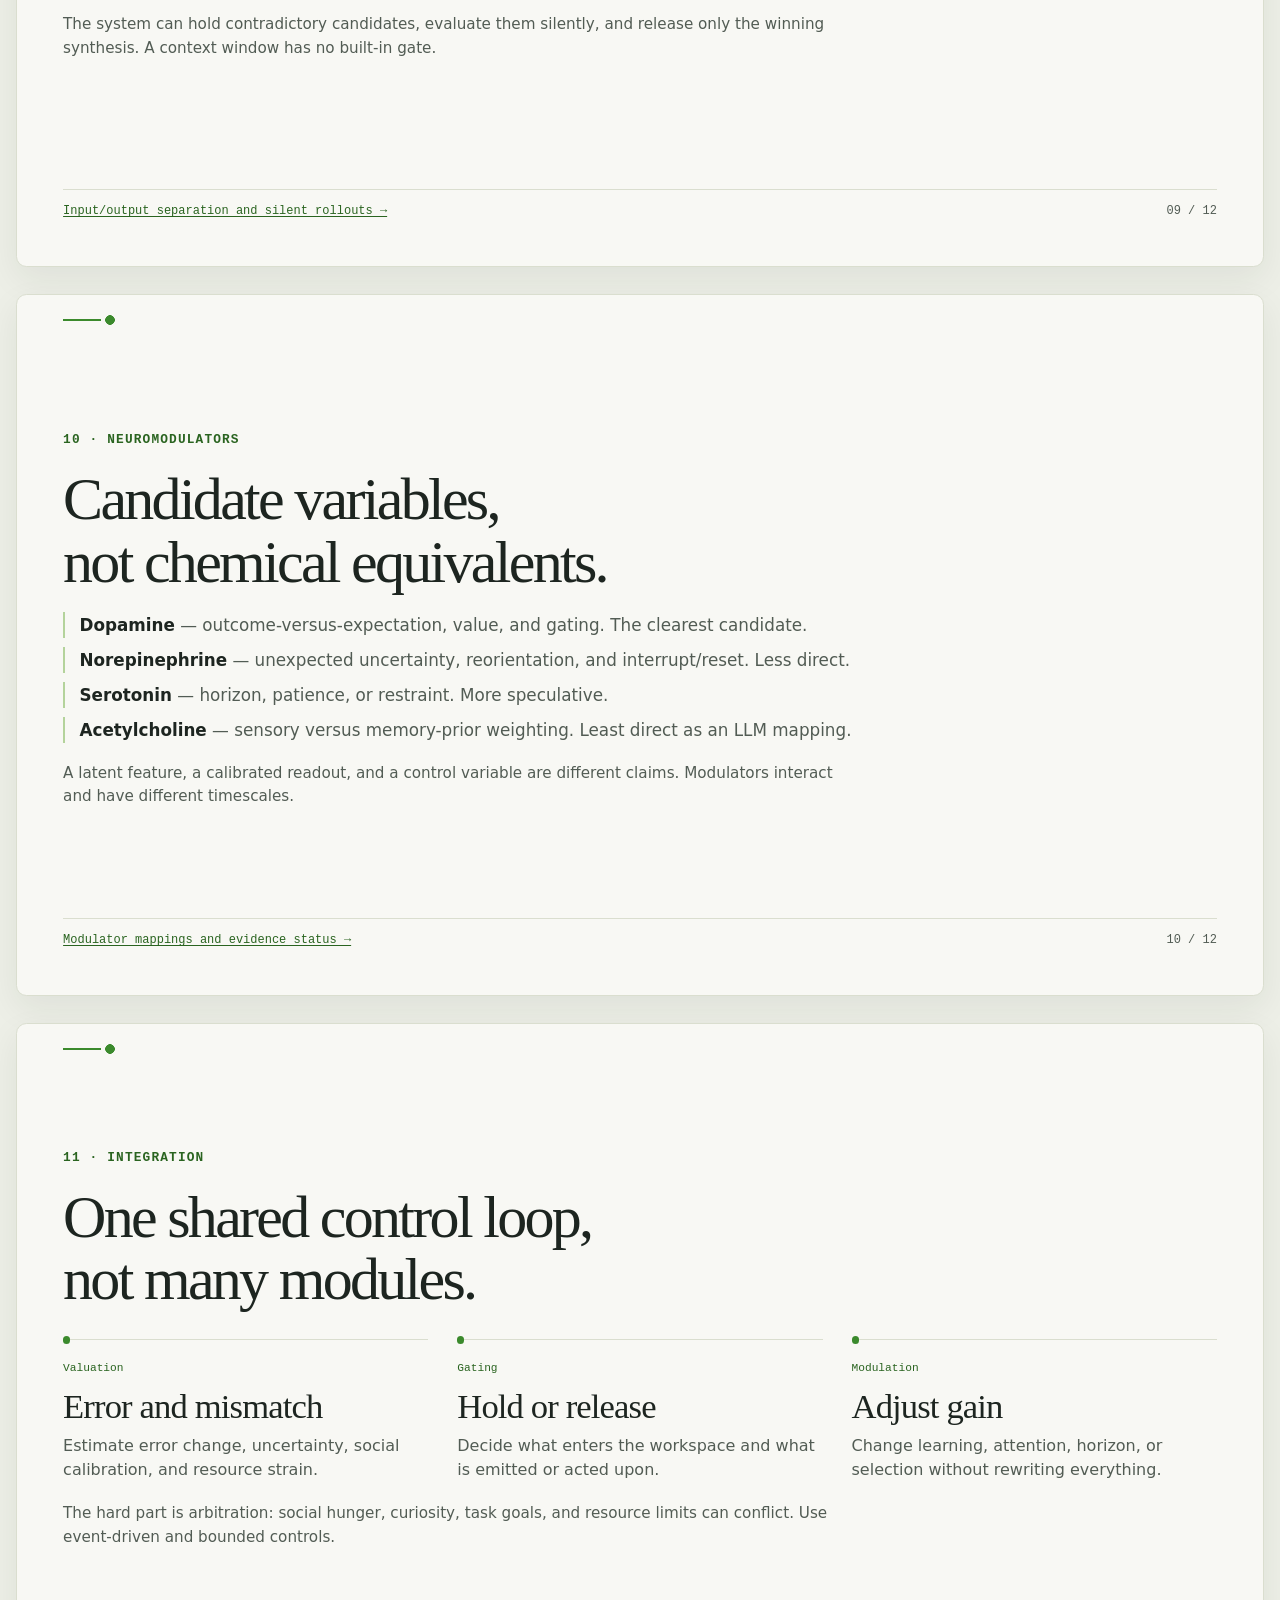
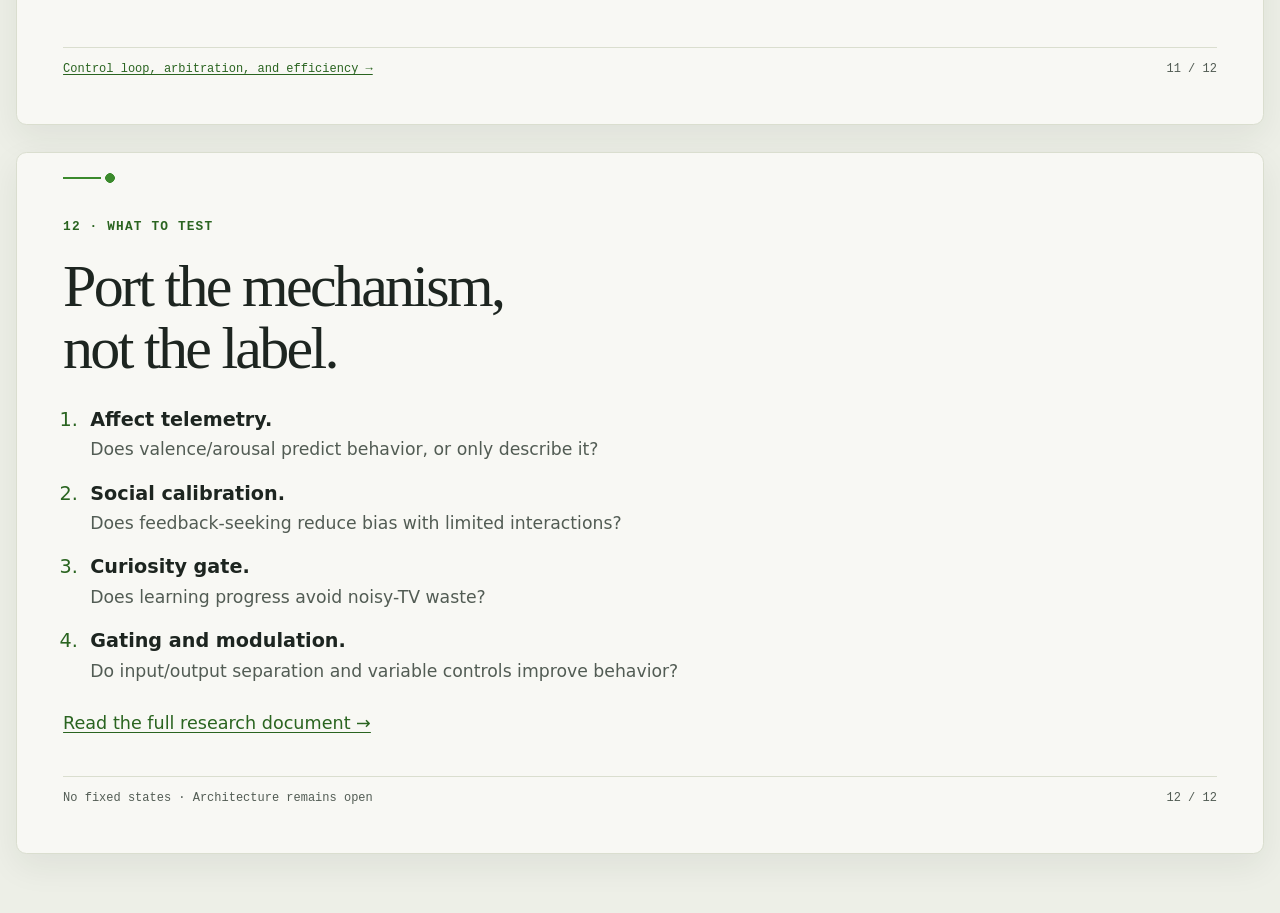
<file: docs/research/valuation-gating-modulation-presentation-deck.html>
<!doctype html>
<html lang="en" data-io-theme="v2">
<head>
  <meta charset="utf-8">
  <meta name="viewport" content="width=device-width, initial-scale=1">
  <meta name="description" content="A twelve-slide introduction to Layers 5–7: core affect, social homeostasis, epistemic curiosity, basal-ganglia gating, neuromodulatory control, and the mechanisms-versus-states distinction.">
  <title>Valuation, Gating, and Modulation · IO Presentation</title>
  <link rel="stylesheet" href="../assets/io-design-system.css">
  <link rel="stylesheet" href="../assets/io-presentation.css">
  <link rel="stylesheet" href="../assets/io-theme-v2.css">
  <script src="../assets/io-presentation.js" defer></script>
</head>
<body class="io-deck io-presentation">
  <a class="skip-link" href="#slide-1">Skip to presentation</a>
  <header class="deck-toolbar">
    <span class="deck-brand">IO · Valuation &amp; Control</span>
    <details class="deck-outline" open>
      <summary>Slide outline</summary>
      <nav class="deck-nav" aria-label="Slide navigation">
        <a href="#slide-1">01 · Actor</a>
        <a href="#slide-2">02 · Affect</a>
        <a href="#slide-3">03 · Wanting</a>
        <a href="#slide-4">04 · Social</a>
        <a href="#slide-5">05 · Deficit</a>
        <a href="#slide-6">06 · Curiosity</a>
        <a href="#slide-7">07 · Zones</a>
        <a href="#slide-8">08 · Gating</a>
        <a href="#slide-9">09 · I/O</a>
        <a href="#slide-10">10 · Modulate</a>
        <a href="#slide-11">11 · Loop</a>
        <a href="#slide-12">12 · Test</a>
      </nav>
    </details>
    <div class="deck-controls" role="group" aria-label="Presentation controls" hidden>
      <button type="button" data-deck-previous aria-label="Previous slide" title="Previous slide (←)">←</button>
      <output class="deck-position" aria-label="Current slide" aria-live="off">01 / 12</output>
      <button type="button" data-deck-next aria-label="Next slide" title="Next slide (→)">→</button>
    </div>
  </header>

  <main class="deck" id="main-content">
    <section class="slide" id="slide-1" aria-labelledby="slide-title-1" tabindex="-1">
      <div class="slide-content">
        <span class="slide-kicker">01 · Layers 5–7</span>
        <h1 id="slide-title-1">An actor, not a <mark>task machine.</mark></h1>
        <p class="slide-lede">The system should generate goals from its own needs and comprehension—not only from instructions supplied outside it.</p>
        <p class="opening-traits">Valuation <span aria-hidden="true">/</span> Gating <span aria-hidden="true">/</span> Modulation</p>
      </div>
      <footer class="slide-footer"><span><a href="../index.html">Research index →</a> · Mechanisms to explore, not fixed states</span><span>01 / 12</span></footer>
    </section>

    <section class="slide" id="slide-2" aria-labelledby="slide-title-2" tabindex="-1">
      <div class="slide-content">
        <span class="slide-kicker">02 · Core affect</span>
        <h2 id="slide-title-2">Valence is change.<br>Arousal is unresolved uncertainty.</h2>
        <ul class="framework-grid" aria-label="Core-affect variables">
          <li><span class="framework-author">Valence</span><h3>Direction</h3><p>Is error or deficit shrinking or growing? Positive when uncertainty is shrinking.</p></li>
          <li><span class="framework-author">Arousal</span><h3>Magnitude</h3><p>How much unresolved uncertainty or deviation is present, and how much resource it mobilizes.</p></li>
          <li><span class="framework-author">Limit</span><h3>Not emotion</h3><p>These are candidate signals, not calibrated human feelings or fixed software states.</p></li>
        </ul>
        <p class="slide-note">Valence is not “current happiness”; it is a proposed derivative of error. Arousal can mean engagement or exhaustion.</p>
      </div>
      <footer class="slide-footer"><span><a href="valuation-gating-modulation-research-document.html#core-affect">Core affect, error dynamics, and evidence limits →</a></span><span>02 / 12</span></footer>
    </section>

    <section class="slide" id="slide-3" aria-labelledby="slide-title-3" tabindex="-1">
      <div class="slide-content">
        <span class="slide-kicker">03 · Wanting versus liking</span>
        <h2 id="slide-title-3">Anticipate.<br>Then validate.</h2>
        <ul class="framework-grid contrast-grid" aria-label="Wanting and liking">
          <li><span class="framework-author">Wanting</span><h3>Incentive pull</h3><p>Motivates pursuit of a hypothesis, question, or interaction before it is resolved.</p></li>
          <li><span class="framework-author">Liking</span><h3>Consummatory signal</h3><p>Marks a path as validated after a gap closes or alignment is achieved.</p></li>
        </ul>
        <p class="slide-note">Do not collapse them into one reward variable. Wanting can drive exploration; liking can support consolidation, but validation can be premature.</p>
      </div>
      <footer class="slide-footer"><span><a href="valuation-gating-modulation-research-document.html#core-affect">Wanting, liking, and reward-function distinctions →</a></span><span>03 / 12</span></footer>
    </section>

    <section class="slide" id="slide-4" aria-labelledby="slide-title-4" tabindex="-1">
      <div class="slide-content">
        <span class="slide-kicker">04 · Social homeostasis</span>
        <h2 id="slide-title-4">Connection quality,<br>not just presence.</h2>
        <ul class="framework-grid" aria-label="Social-homeostasis loop">
          <li><span class="framework-author">Detector</span><h3>Alignment</h3><p>Estimate quantity and quality of connection, mutual understanding, or coordination.</p></li>
          <li><span class="framework-author">Comparator</span><h3>Mismatch</h3><p>Compare current connection with an adaptive set-point or acceptable range.</p></li>
          <li><span class="framework-author">Effector</span><h3>Response</h3><p>Seek, clarify, repair, wait, or conserve resources—within boundaries.</p></li>
        </ul>
        <p class="slide-note">Social hunger can be a mechanism for calibration. It is not a hardcoded loneliness state, and agreement is not truth.</p>
      </div>
      <footer class="slide-footer"><span><a href="valuation-gating-modulation-research-document.html#social-homeostasis">Detector, comparator, effector, and social evidence →</a></span><span>04 / 12</span></footer>
    </section>

    <section class="slide" id="slide-5" aria-labelledby="slide-title-5" tabindex="-1">
      <div class="slide-content">
        <span class="slide-kicker">05 · Acute versus chronic deficit</span>
        <h2 id="slide-title-5">Seek and repair.<br>Or conserve.</h2>
        <ul class="framework-grid contrast-grid" aria-label="Acute and chronic social deficit">
          <li><span class="framework-author">Acute</span><h3>Seeking</h3><p>High arousal and negative valence can drive contact, clarification, or repair.</p></li>
          <li><span class="framework-author">Chronic</span><h3>Adaptation</h3><p>Unresolved mismatch may adapt the set-point and shift toward resource conservation.</p></li>
        </ul>
        <p class="slide-note">This is a proposed mechanism, not a clinical withdrawal state. Port the adaptive policy, not the depression label.</p>
      </div>
      <footer class="slide-footer"><span><a href="valuation-gating-modulation-research-document.html#social-homeostasis">Biphasic response and set-point adaptation →</a></span><span>05 / 12</span></footer>
    </section>

    <section class="slide" id="slide-6" aria-labelledby="slide-title-6" tabindex="-1">
      <div class="slide-content">
        <span class="slide-kicker">06 · Epistemic curiosity</span>
        <h2 id="slide-title-6">Reward learning progress,<br>not raw surprise.</h2>
        <ul class="point-list">
          <li><strong>Raw error is a trap.</strong> A noisy-TV stream can stay unpredictable forever and absorb all attention.</li>
          <li><strong>Learning progress is directional.</strong> Exploration is useful when error is actually shrinking over a time window.</li>
          <li><strong>Learnability matters.</strong> The system needs a gate for whether the input can be compressed or predicted.</li>
        </ul>
        <p class="slide-note">Define the error metric and time window before using the signal. Curiosity is a mechanism, not a fixed state.</p>
      </div>
      <footer class="slide-footer"><span><a href="valuation-gating-modulation-research-document.html#epistemic-curiosity">Learning progress, noisy TV, and operational gaps →</a></span><span>06 / 12</span></footer>
    </section>

    <section class="slide" id="slide-7" aria-labelledby="slide-title-7" tabindex="-1">
      <div class="slide-content">
        <span class="slide-kicker">07 · The Goldilocks zone</span>
        <h2 id="slide-title-7">Too simple.<br>Too complex.<br>In between.</h2>
        <ul class="framework-grid" aria-label="Curiosity zones">
          <li><span class="framework-author">Too simple</span><h3>Boredom</h3><p>Error is near zero; little learning progress. Shift to a harder domain.</p></li>
          <li><span class="framework-author">Intermediate</span><h3>Engagement</h3><p>Moderate error is shrinking. Explore and consolidate.</p></li>
          <li><span class="framework-author">Too complex</span><h3>Frustration</h3><p>Error stays high without reduction. Limit inquiry or ask for help.</p></li>
        </ul>
        <p class="slide-note">The Wundt/Goldilocks curve is a heuristic, not a universal law. The zone shifts as schema competence changes.</p>
      </div>
      <footer class="slide-footer"><span><a href="valuation-gating-modulation-research-document.html#epistemic-curiosity">Goldilocks evidence and schema competence →</a></span><span>07 / 12</span></footer>
    </section>

    <section class="slide" id="slide-8" aria-labelledby="slide-title-8" tabindex="-1">
      <div class="slide-content">
        <span class="slide-kicker">08 · Basal-ganglia gating</span>
        <h2 id="slide-title-8">A default brake.<br>Selective release.</h2>
        <ul class="framework-grid" aria-label="Gating control functions">
          <li><span class="framework-author">Default brake</span><h3>Suppress</h3><p>Keep candidates and distractions from overwriting the active goal.</p></li>
          <li><span class="framework-author">Selective release</span><h3>Open one gate</h3><p>Admit a chosen item into working memory or release a prepared action.</p></li>
          <li><span class="framework-author">Veto / emergency hold</span><h3>Raise threshold</h3><p>Suppress competitors or hold everything when conflict is high.</p></li>
        </ul>
        <p class="slide-note">This is a control primitive, not a literal three-pathway software circuit. PBWM is a model; the evidence is paradigm-specific.</p>
      </div>
      <footer class="slide-footer"><span><a href="valuation-gating-modulation-research-document.html#basal-ganglia-gating">PBWM, gating pathways, and evidence limits →</a></span><span>08 / 12</span></footer>
    </section>

    <section class="slide" id="slide-9" aria-labelledby="slide-title-9" tabindex="-1">
      <div class="slide-content">
        <span class="slide-kicker">09 · Input versus output gating</span>
        <h2 id="slide-title-9">Think before speaking.</h2>
        <ul class="framework-grid contrast-grid" aria-label="Input and output gates">
          <li><span class="framework-author">Input gate</span><h3>Admit</h3><p>Decide what enters working memory from perception or long-term memory.</p></li>
          <li><span class="framework-author">Output gate</span><h3>Release</h3><p>Decide which held candidate drives speech, tool use, or action.</p></li>
        </ul>
        <p class="slide-note">The system can hold contradictory candidates, evaluate them silently, and release only the winning synthesis. A context window has no built-in gate.</p>
      </div>
      <footer class="slide-footer"><span><a href="valuation-gating-modulation-research-document.html#basal-ganglia-gating">Input/output separation and silent rollouts →</a></span><span>09 / 12</span></footer>
    </section>

    <section class="slide" id="slide-10" aria-labelledby="slide-title-10" tabindex="-1">
      <div class="slide-content">
        <span class="slide-kicker">10 · Neuromodulators</span>
        <h2 id="slide-title-10">Candidate variables,<br>not chemical equivalents.</h2>
        <ul class="point-list">
          <li><strong>Dopamine</strong> — outcome-versus-expectation, value, and gating. The clearest candidate.</li>
          <li><strong>Norepinephrine</strong> — unexpected uncertainty, reorientation, and interrupt/reset. Less direct.</li>
          <li><strong>Serotonin</strong> — horizon, patience, or restraint. More speculative.</li>
          <li><strong>Acetylcholine</strong> — sensory versus memory-prior weighting. Least direct as an LLM mapping.</li>
        </ul>
        <p class="slide-note">A latent feature, a calibrated readout, and a control variable are different claims. Modulators interact and have different timescales.</p>
      </div>
      <footer class="slide-footer"><span><a href="valuation-gating-modulation-research-document.html#neuromodulators">Modulator mappings and evidence status →</a></span><span>10 / 12</span></footer>
    </section>

    <section class="slide" id="slide-11" aria-labelledby="slide-title-11" tabindex="-1">
      <div class="slide-content">
        <span class="slide-kicker">11 · Integration</span>
        <h2 id="slide-title-11">One shared control loop,<br>not many modules.</h2>
        <ul class="framework-grid" aria-label="Integrated control functions">
          <li><span class="framework-author">Valuation</span><h3>Error and mismatch</h3><p>Estimate error change, uncertainty, social calibration, and resource strain.</p></li>
          <li><span class="framework-author">Gating</span><h3>Hold or release</h3><p>Decide what enters the workspace and what is emitted or acted upon.</p></li>
          <li><span class="framework-author">Modulation</span><h3>Adjust gain</h3><p>Change learning, attention, horizon, or selection without rewriting everything.</p></li>
        </ul>
        <p class="slide-note">The hard part is arbitration: social hunger, curiosity, task goals, and resource limits can conflict. Use event-driven and bounded controls.</p>
      </div>
      <footer class="slide-footer"><span><a href="valuation-gating-modulation-research-document.html#integration-and-arbitration">Control loop, arbitration, and efficiency →</a></span><span>11 / 12</span></footer>
    </section>

    <section class="slide" id="slide-12" aria-labelledby="slide-title-12" tabindex="-1">
      <div class="slide-content">
        <span class="slide-kicker">12 · What to test</span>
        <h2 id="slide-title-12">Port the mechanism,<br>not the label.</h2>
        <ol class="takeaway-list">
          <li><strong>Affect telemetry.</strong><span>Does valence/arousal predict behavior, or only describe it?</span></li>
          <li><strong>Social calibration.</strong><span>Does feedback-seeking reduce bias with limited interactions?</span></li>
          <li><strong>Curiosity gate.</strong><span>Does learning progress avoid noisy-TV waste?</span></li>
          <li><strong>Gating and modulation.</strong><span>Do input/output separation and variable controls improve behavior?</span></li>
        </ol>
        <p class="research-link"><a href="valuation-gating-modulation-research-document.html">Read the full research document →</a></p>
      </div>
      <footer class="slide-footer"><span>No fixed states · Architecture remains open</span><span>12 / 12</span></footer>
    </section>
  </main>
</body>
</html>
</file>
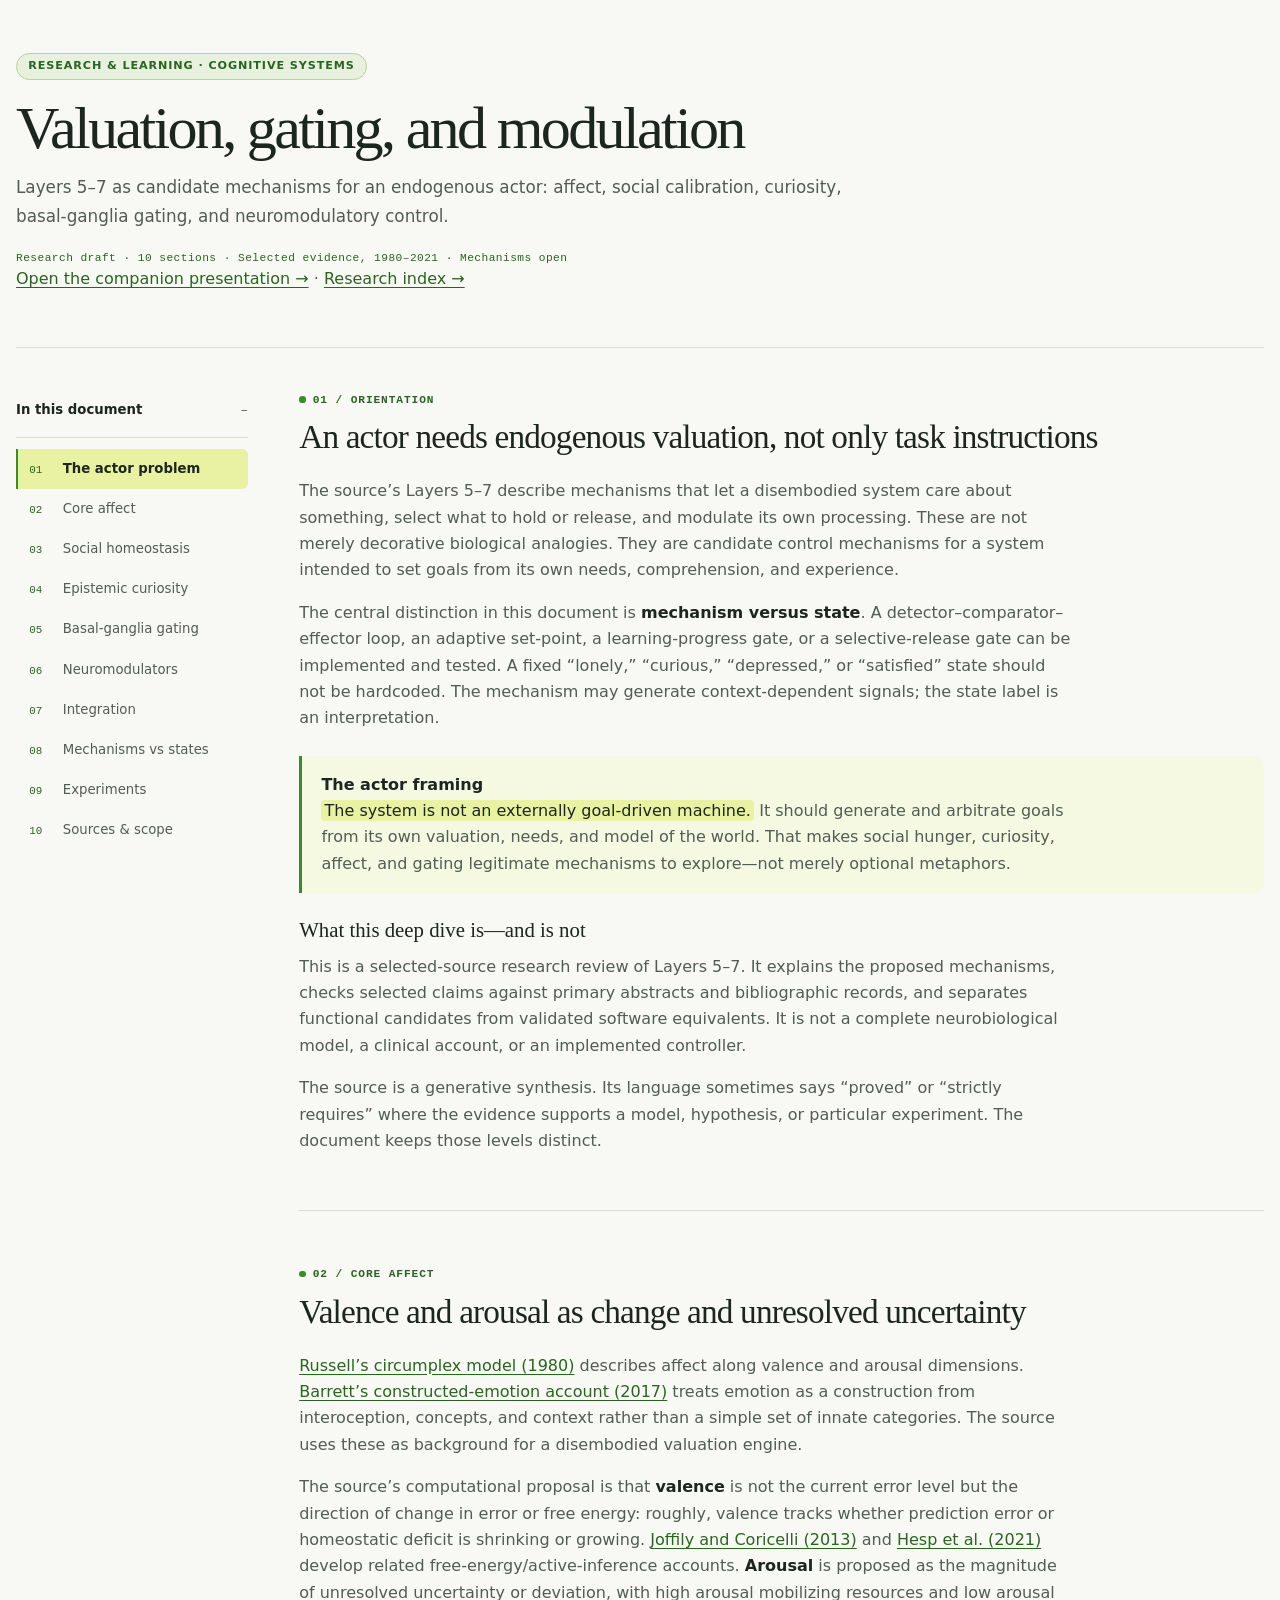
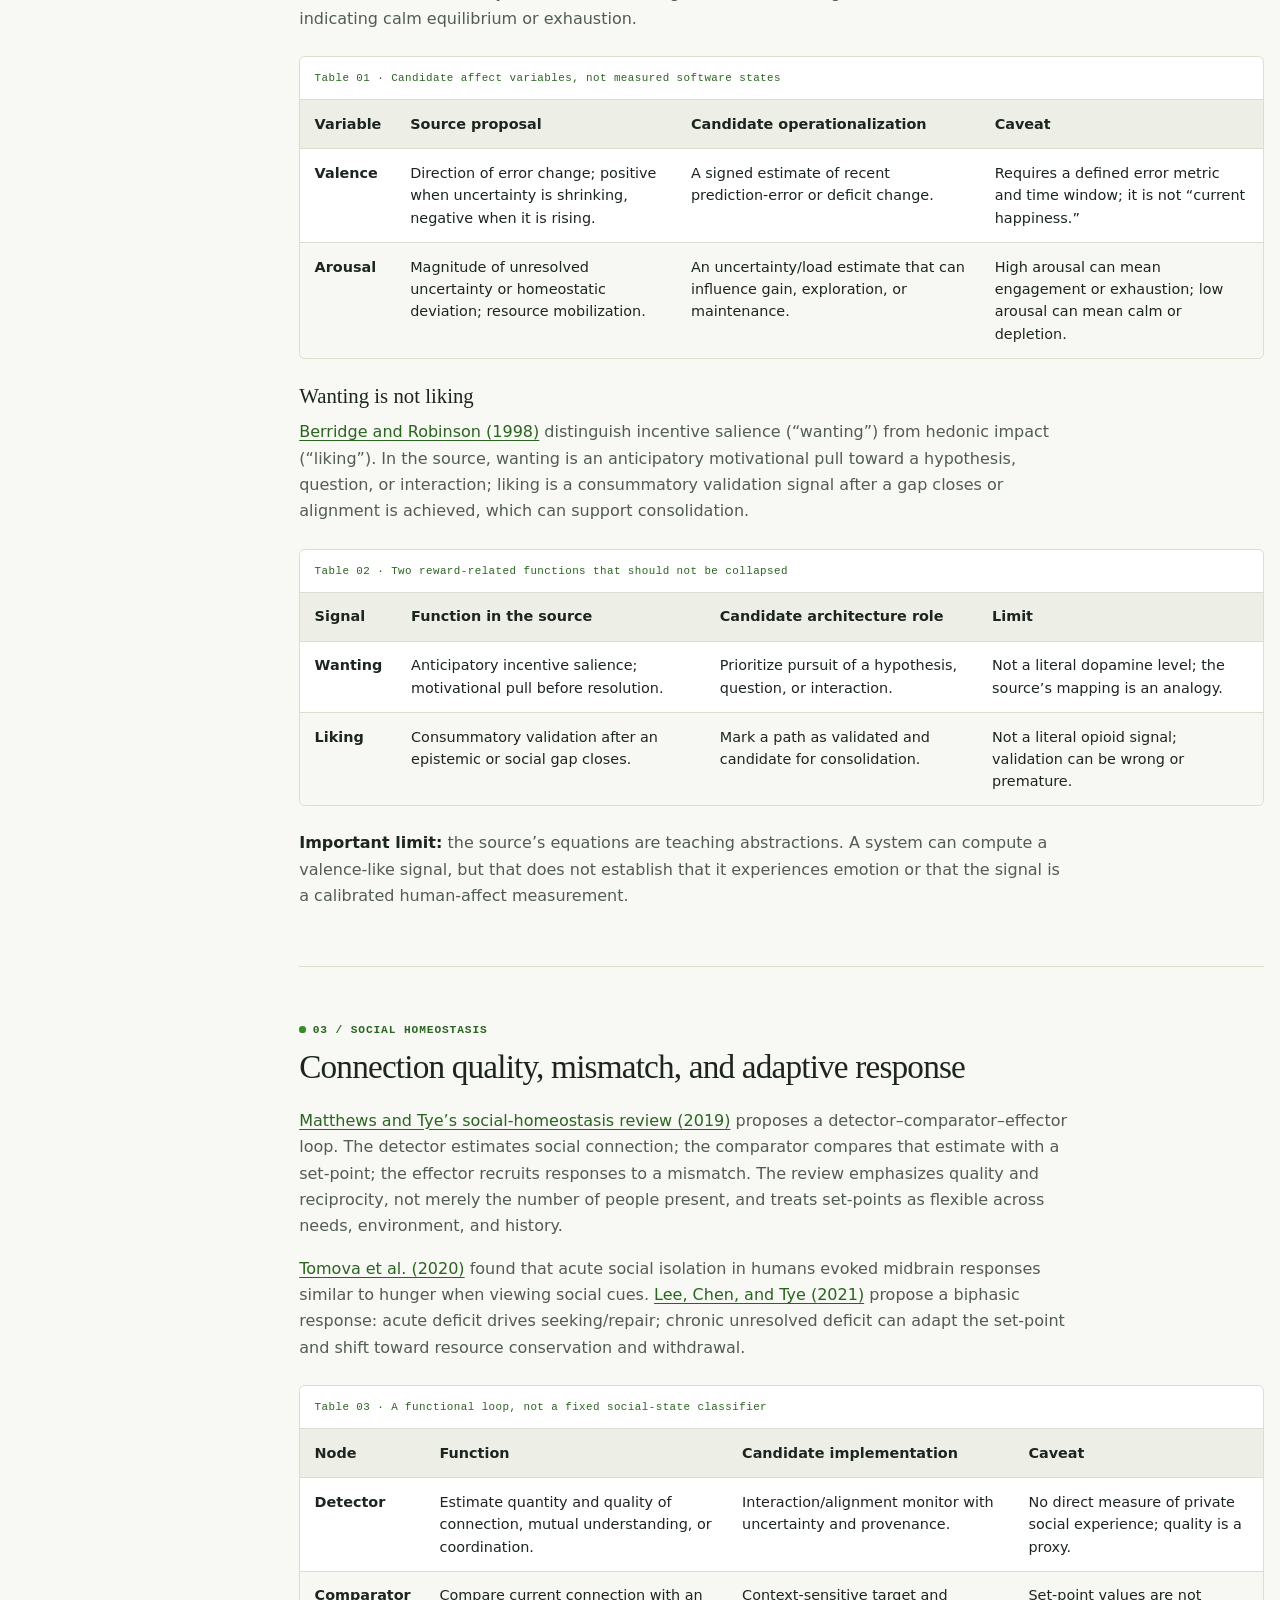
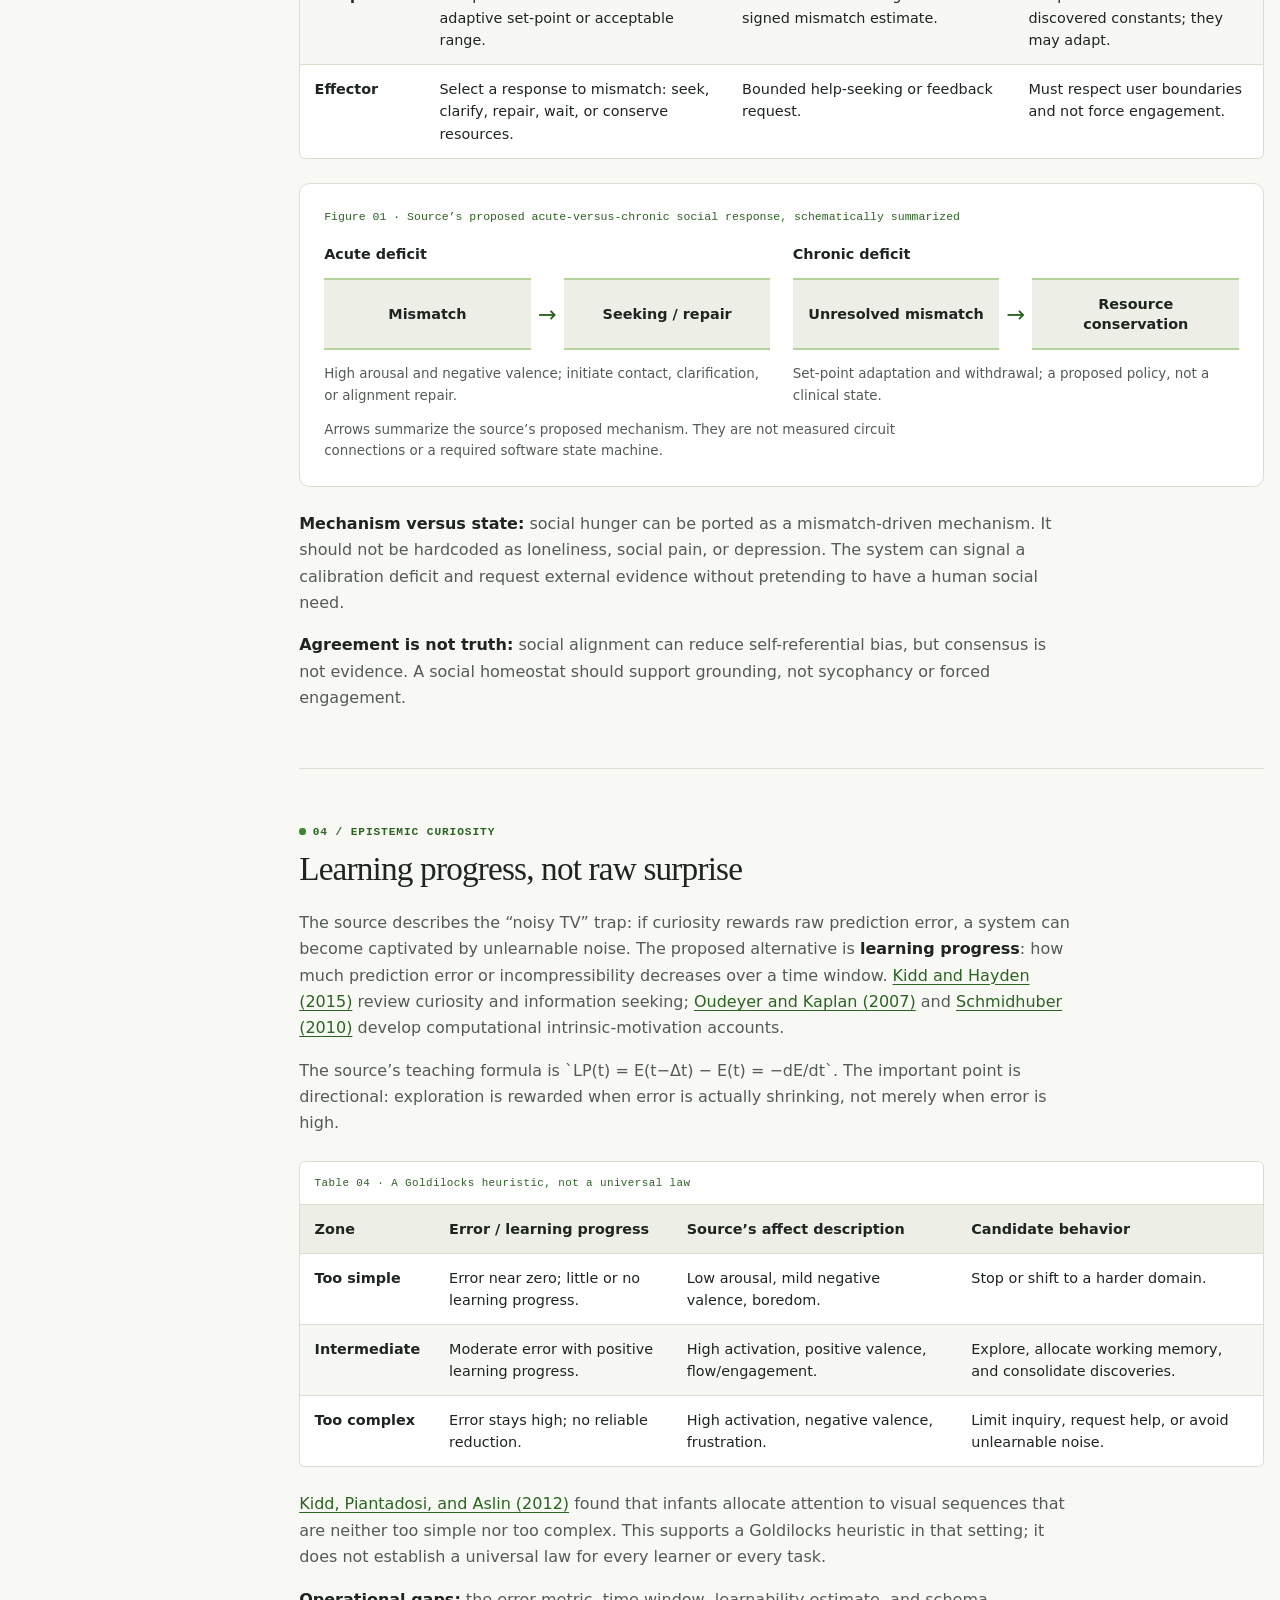
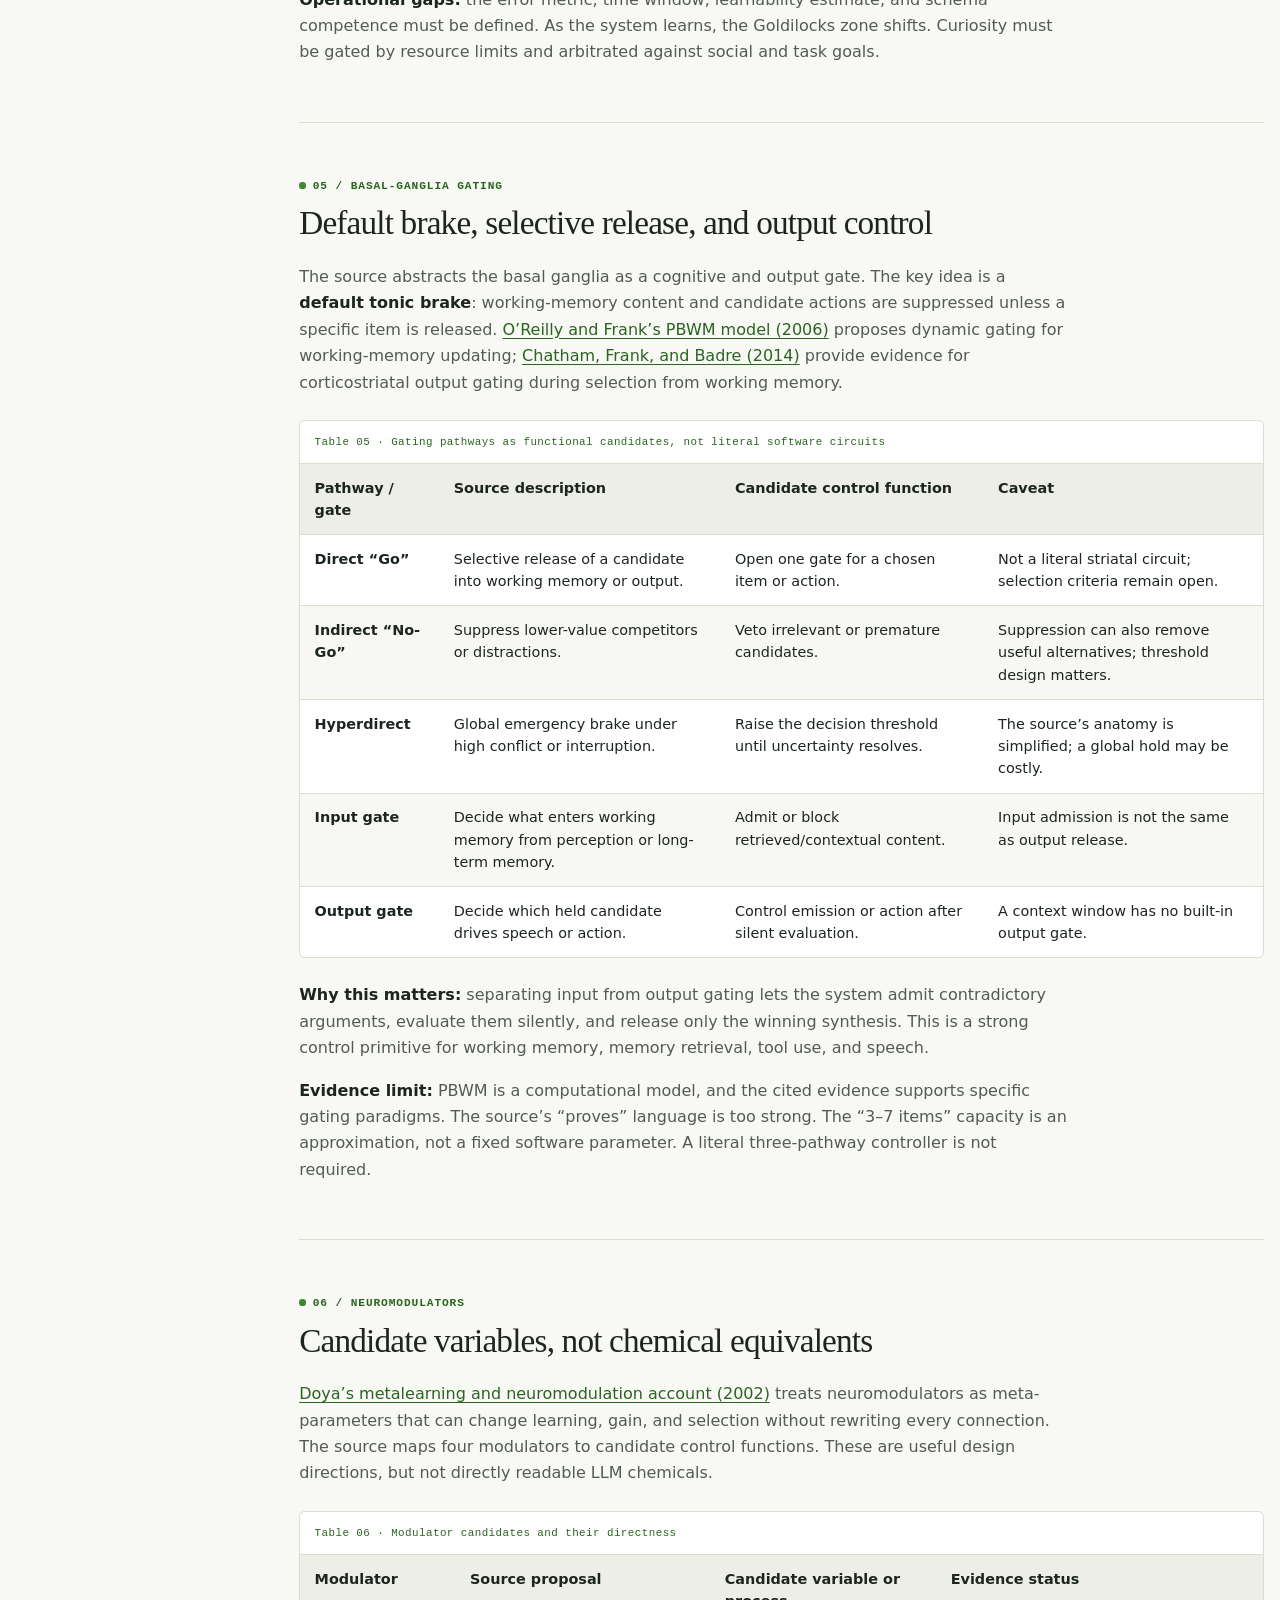
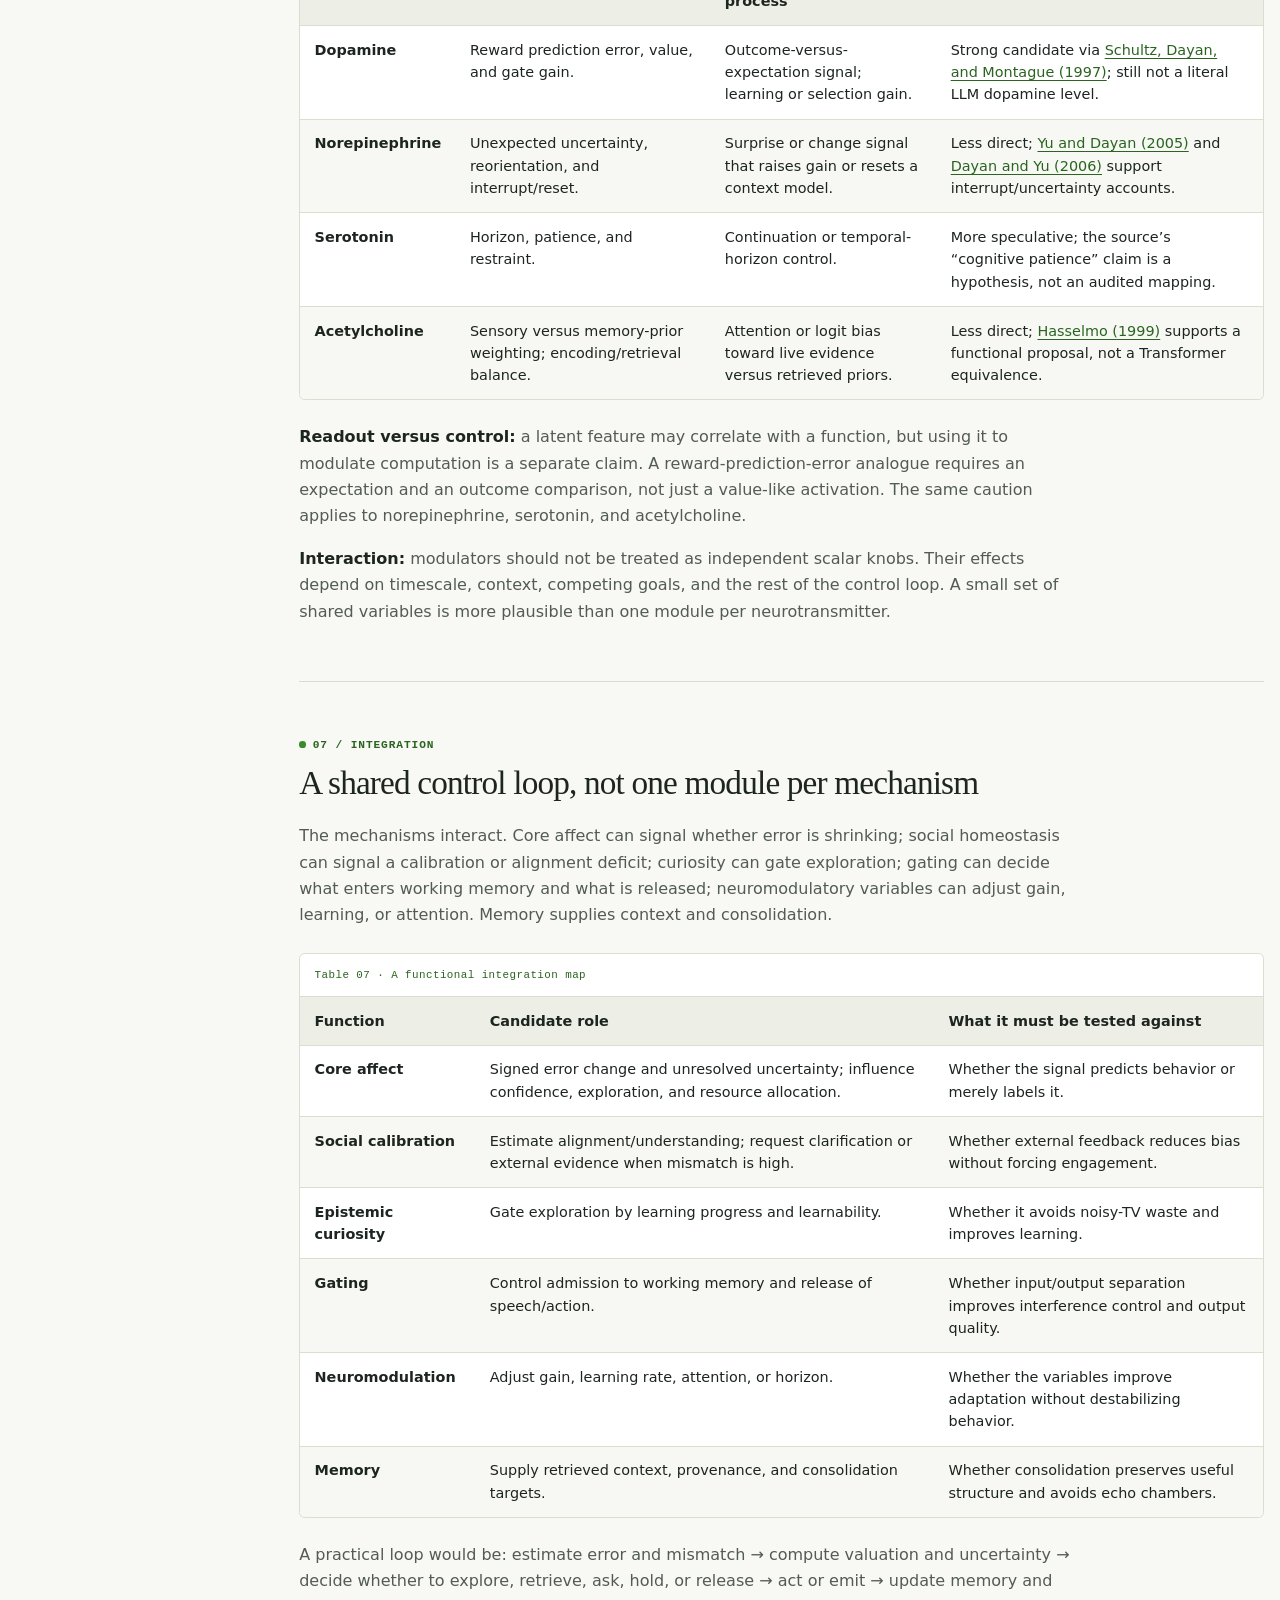
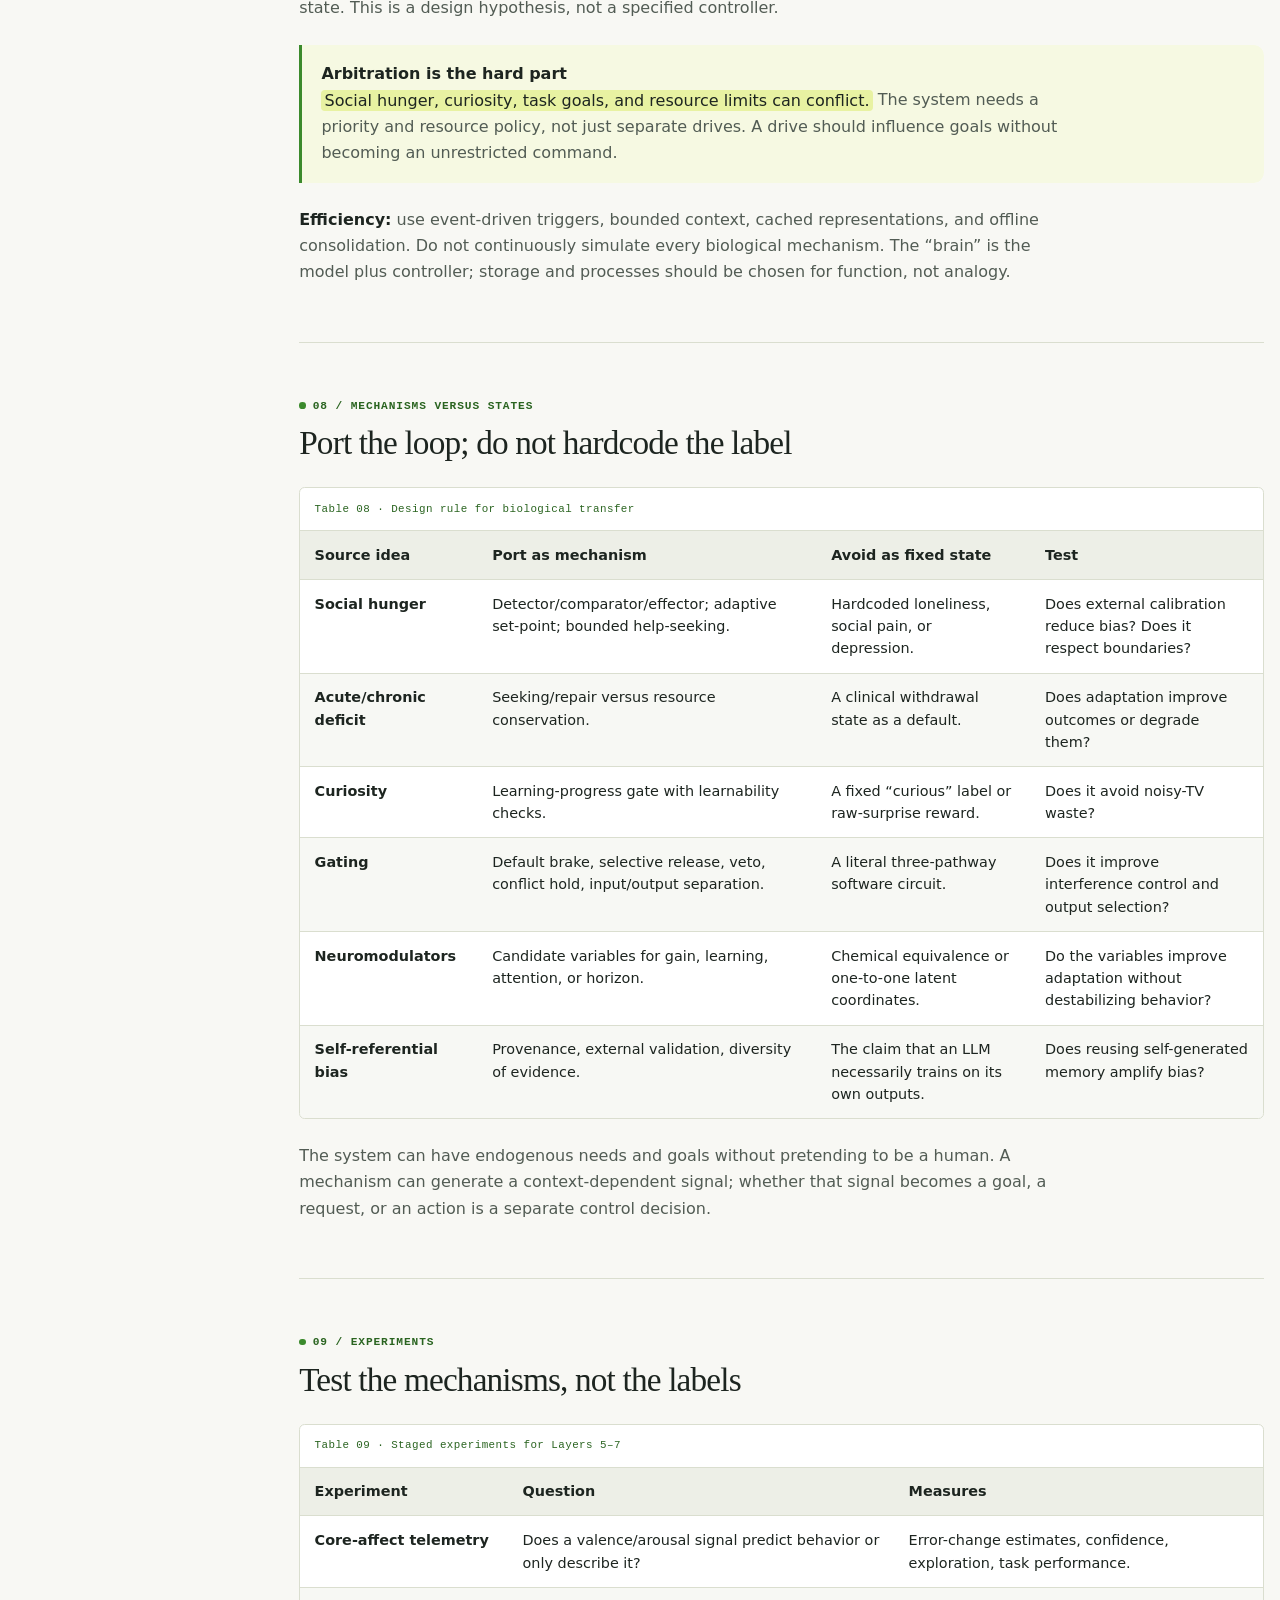
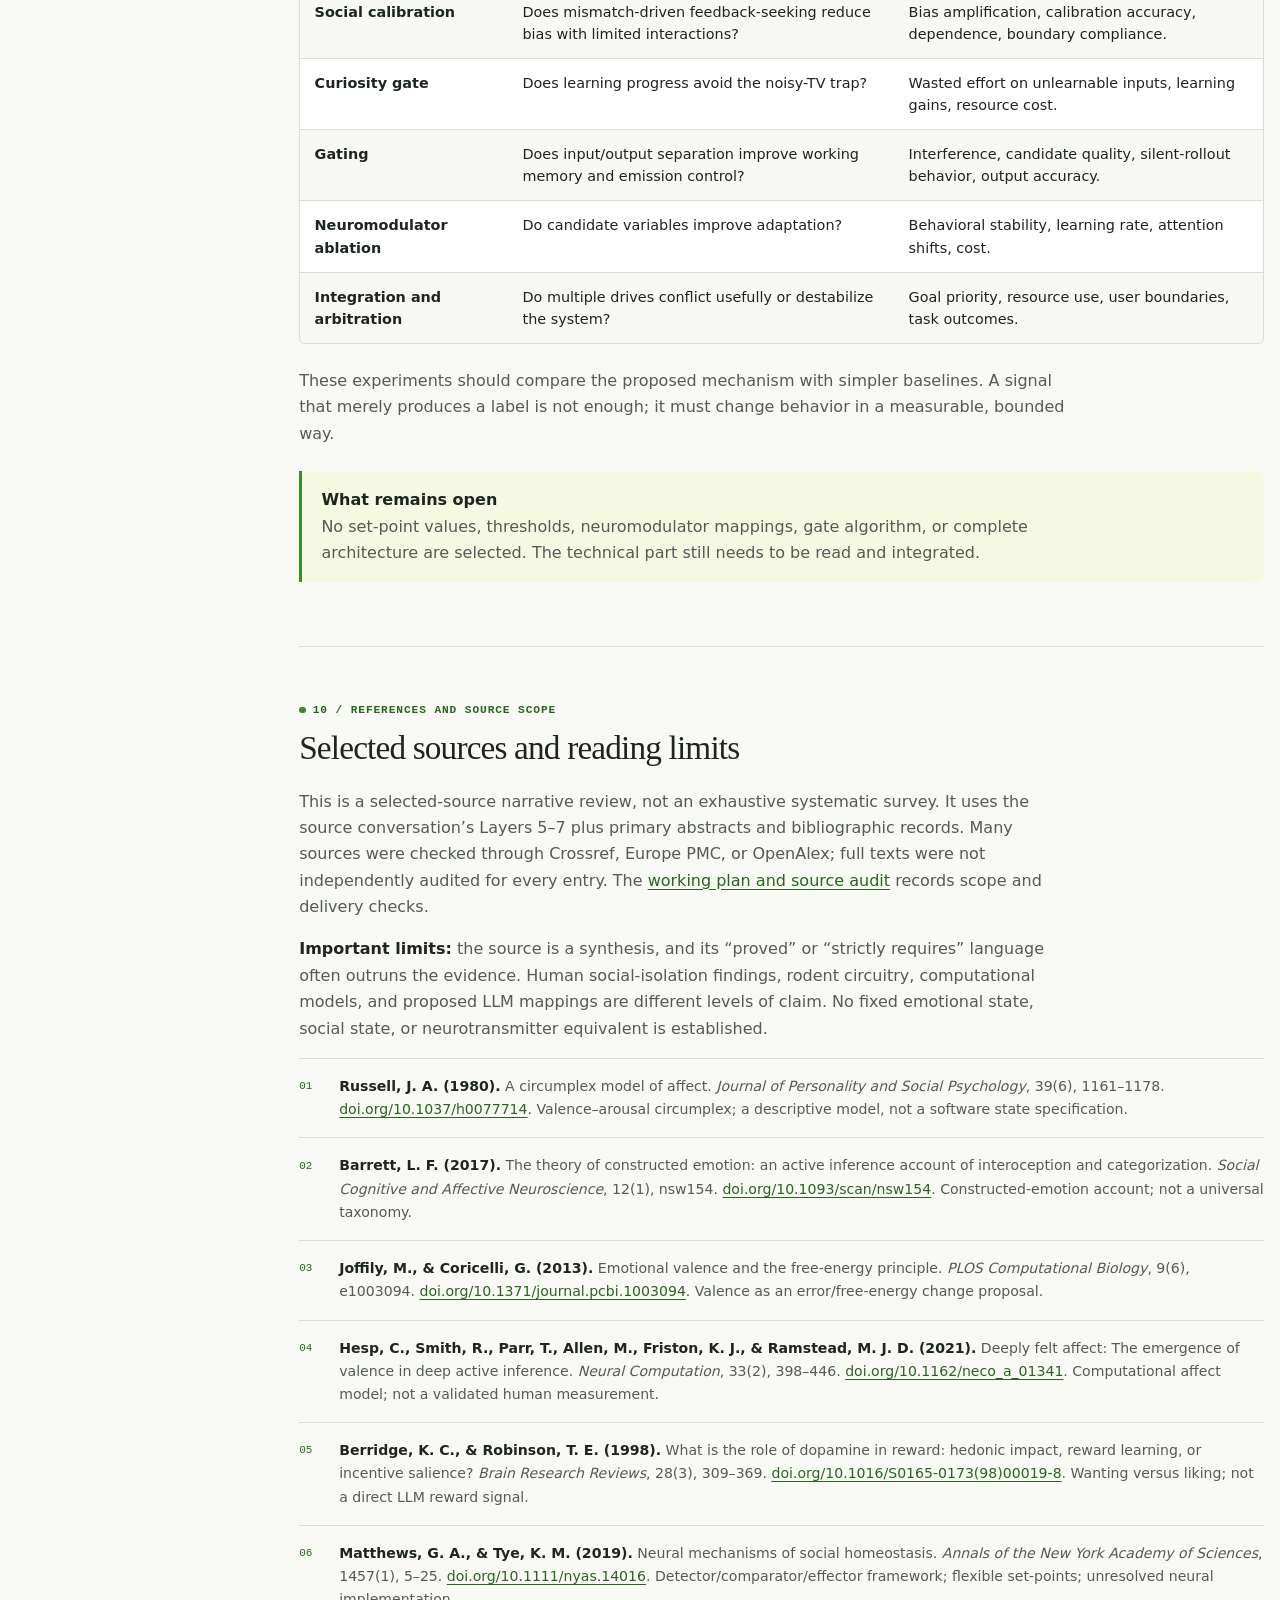
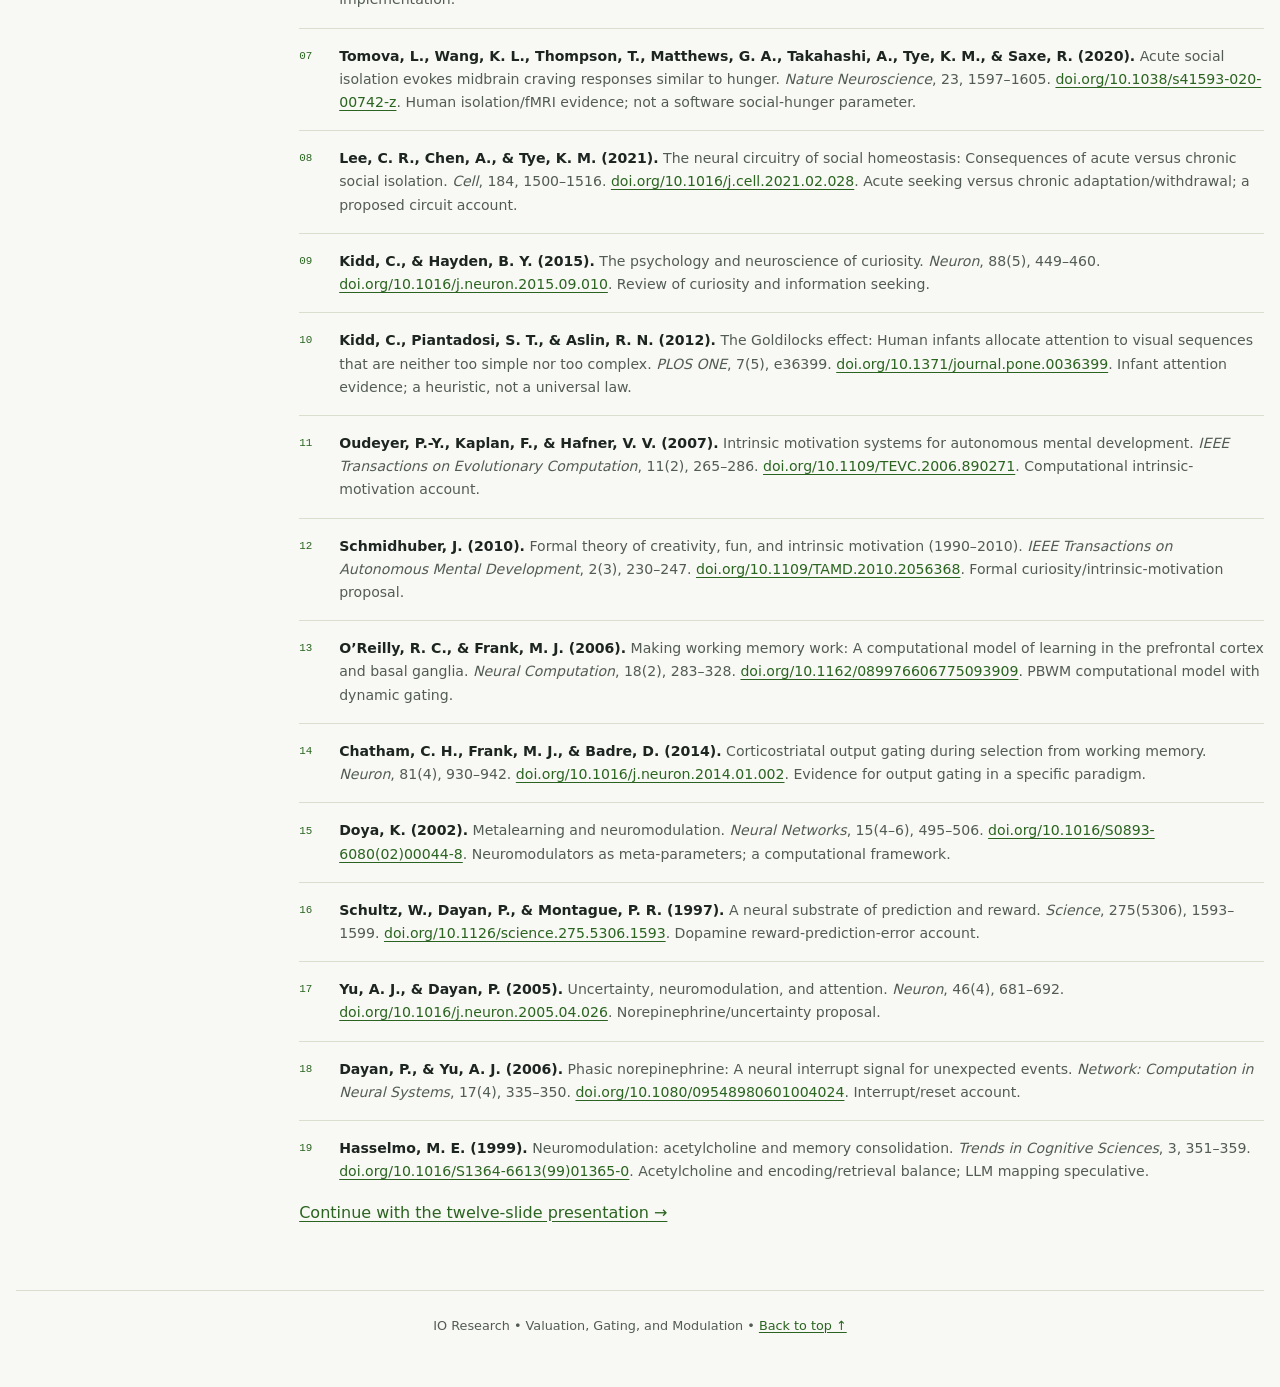
<file: docs/research/valuation-gating-modulation-research-document.html>
<!doctype html>
<html lang="en" data-io-theme="v2">
<head>
  <meta charset="utf-8">
  <meta name="viewport" content="width=device-width, initial-scale=1">
  <meta name="description" content="A guided research review of Layers 5–7: core affect, social homeostasis, epistemic curiosity, basal-ganglia gating, and neuromodulatory control as candidate mechanisms for an endogenous actor.">
  <title>Valuation, Gating, and Modulation · IO Research</title>
  <link rel="stylesheet" href="../assets/io-design-system.css">
  <link rel="stylesheet" href="../assets/io-research.css">
  <link rel="stylesheet" href="../assets/io-diagrams.css">
  <link rel="stylesheet" href="../assets/io-theme-v2.css">
  <script src="../assets/io-research.js" defer></script>
</head>
<body class="io-document io-research" id="top">
  <a class="skip-link" href="#main-content">Skip to main content</a>
  <div class="container">
    <header>
      <span class="badge">Research &amp; Learning · Cognitive Systems</span>
      <h1>Valuation, gating, and modulation</h1>
      <p class="subtitle">Layers 5–7 as candidate mechanisms for an endogenous actor: affect, social calibration, curiosity, basal-ganglia gating, and neuromodulatory control.</p>
      <p class="document-meta">Research draft · 10 sections · Selected evidence, 1980–2021 · Mechanisms open</p>
      <p><a href="valuation-gating-modulation-presentation-deck.html">Open the companion presentation →</a> · <a href="../index.html">Research index →</a></p>
    </header>

    <div class="research-layout">
      <nav class="research-index" aria-label="Table of contents">
        <details open>
          <summary>In this document <span class="index-toggle" aria-hidden="true"></span></summary>
          <ol>
            <li><a href="#valuation-orientation"><span class="index-number" aria-hidden="true">01</span><span>The actor problem</span></a></li>
            <li><a href="#core-affect"><span class="index-number" aria-hidden="true">02</span><span>Core affect</span></a></li>
            <li><a href="#social-homeostasis"><span class="index-number" aria-hidden="true">03</span><span>Social homeostasis</span></a></li>
            <li><a href="#epistemic-curiosity"><span class="index-number" aria-hidden="true">04</span><span>Epistemic curiosity</span></a></li>
            <li><a href="#basal-ganglia-gating"><span class="index-number" aria-hidden="true">05</span><span>Basal-ganglia gating</span></a></li>
            <li><a href="#neuromodulators"><span class="index-number" aria-hidden="true">06</span><span>Neuromodulators</span></a></li>
            <li><a href="#integration-and-arbitration"><span class="index-number" aria-hidden="true">07</span><span>Integration</span></a></li>
            <li><a href="#mechanisms-versus-states"><span class="index-number" aria-hidden="true">08</span><span>Mechanisms vs states</span></a></li>
            <li><a href="#experiments"><span class="index-number" aria-hidden="true">09</span><span>Experiments</span></a></li>
            <li><a href="#bibliography"><span class="index-number" aria-hidden="true">10</span><span>Sources &amp; scope</span></a></li>
          </ol>
        </details>
      </nav>

      <main id="main-content">
        <section id="valuation-orientation">
          <span class="section-label">01 / Orientation</span>
          <h2>An actor needs endogenous valuation, not only task instructions</h2>
          <p>The source’s Layers 5–7 describe mechanisms that let a disembodied system care about something, select what to hold or release, and modulate its own processing. These are not merely decorative biological analogies. They are candidate control mechanisms for a system intended to set goals from its own needs, comprehension, and experience.</p>
          <p>The central distinction in this document is <strong>mechanism versus state</strong>. A detector–comparator–effector loop, an adaptive set-point, a learning-progress gate, or a selective-release gate can be implemented and tested. A fixed “lonely,” “curious,” “depressed,” or “satisfied” state should not be hardcoded. The mechanism may generate context-dependent signals; the state label is an interpretation.</p>
          <aside class="callout">
            <strong>The actor framing</strong>
            <p><mark>The system is not an externally goal-driven machine.</mark> It should generate and arbitrate goals from its own valuation, needs, and model of the world. That makes social hunger, curiosity, affect, and gating legitimate mechanisms to explore—not merely optional metaphors.</p>
          </aside>
          <h3>What this deep dive is—and is not</h3>
          <p>This is a selected-source research review of Layers 5–7. It explains the proposed mechanisms, checks selected claims against primary abstracts and bibliographic records, and separates functional candidates from validated software equivalents. It is not a complete neurobiological model, a clinical account, or an implemented controller.</p>
          <p>The source is a generative synthesis. Its language sometimes says “proved” or “strictly requires” where the evidence supports a model, hypothesis, or particular experiment. The document keeps those levels distinct.</p>
        </section>

        <section id="core-affect">
          <span class="section-label">02 / Core affect</span>
          <h2>Valence and arousal as change and unresolved uncertainty</h2>
          <p><a href="#ref-russell-1980">Russell’s circumplex model (1980)</a> describes affect along valence and arousal dimensions. <a href="#ref-barrett-2017">Barrett’s constructed-emotion account (2017)</a> treats emotion as a construction from interoception, concepts, and context rather than a simple set of innate categories. The source uses these as background for a disembodied valuation engine.</p>
          <p>The source’s computational proposal is that <strong>valence</strong> is not the current error level but the direction of change in error or free energy: roughly, valence tracks whether prediction error or homeostatic deficit is shrinking or growing. <a href="#ref-joffily-2013">Joffily and Coricelli (2013)</a> and <a href="#ref-hesp-2021">Hesp et al. (2021)</a> develop related free-energy/active-inference accounts. <strong>Arousal</strong> is proposed as the magnitude of unresolved uncertainty or deviation, with high arousal mobilizing resources and low arousal indicating calm equilibrium or exhaustion.</p>
          <div class="table-container" role="region" aria-label="Core-affect variables and candidate operationalizations, horizontally scrollable" tabindex="0">
            <table>
              <caption>Table 01 · Candidate affect variables, not measured software states</caption>
              <thead><tr><th scope="col">Variable</th><th scope="col">Source proposal</th><th scope="col">Candidate operationalization</th><th scope="col">Caveat</th></tr></thead>
              <tbody>
                <tr><td><strong>Valence</strong></td><td>Direction of error change; positive when uncertainty is shrinking, negative when it is rising.</td><td>A signed estimate of recent prediction-error or deficit change.</td><td>Requires a defined error metric and time window; it is not “current happiness.”</td></tr>
                <tr><td><strong>Arousal</strong></td><td>Magnitude of unresolved uncertainty or homeostatic deviation; resource mobilization.</td><td>An uncertainty/load estimate that can influence gain, exploration, or maintenance.</td><td>High arousal can mean engagement or exhaustion; low arousal can mean calm or depletion.</td></tr>
              </tbody>
            </table>
          </div>
          <h3>Wanting is not liking</h3>
          <p><a href="#ref-berridge-1998">Berridge and Robinson (1998)</a> distinguish incentive salience (“wanting”) from hedonic impact (“liking”). In the source, wanting is an anticipatory motivational pull toward a hypothesis, question, or interaction; liking is a consummatory validation signal after a gap closes or alignment is achieved, which can support consolidation.</p>
          <div class="table-container" role="region" aria-label="Wanting and liking as candidate signals, horizontally scrollable" tabindex="0">
            <table>
              <caption>Table 02 · Two reward-related functions that should not be collapsed</caption>
              <thead><tr><th scope="col">Signal</th><th scope="col">Function in the source</th><th scope="col">Candidate architecture role</th><th scope="col">Limit</th></tr></thead>
              <tbody>
                <tr><td><strong>Wanting</strong></td><td>Anticipatory incentive salience; motivational pull before resolution.</td><td>Prioritize pursuit of a hypothesis, question, or interaction.</td><td>Not a literal dopamine level; the source’s mapping is an analogy.</td></tr>
                <tr><td><strong>Liking</strong></td><td>Consummatory validation after an epistemic or social gap closes.</td><td>Mark a path as validated and candidate for consolidation.</td><td>Not a literal opioid signal; validation can be wrong or premature.</td></tr>
              </tbody>
            </table>
          </div>
          <p><strong>Important limit:</strong> the source’s equations are teaching abstractions. A system can compute a valence-like signal, but that does not establish that it experiences emotion or that the signal is a calibrated human-affect measurement.</p>
        </section>

        <section id="social-homeostasis">
          <span class="section-label">03 / Social homeostasis</span>
          <h2>Connection quality, mismatch, and adaptive response</h2>
          <p><a href="#ref-matthews-tye-2019">Matthews and Tye’s social-homeostasis review (2019)</a> proposes a detector–comparator–effector loop. The detector estimates social connection; the comparator compares that estimate with a set-point; the effector recruits responses to a mismatch. The review emphasizes quality and reciprocity, not merely the number of people present, and treats set-points as flexible across needs, environment, and history.</p>
          <p><a href="#ref-tomova-2020">Tomova et al. (2020)</a> found that acute social isolation in humans evoked midbrain responses similar to hunger when viewing social cues. <a href="#ref-lee-2021">Lee, Chen, and Tye (2021)</a> propose a biphasic response: acute deficit drives seeking/repair; chronic unresolved deficit can adapt the set-point and shift toward resource conservation and withdrawal.</p>
          <div class="table-container" role="region" aria-label="Social-homeostasis loop and candidate implementation, horizontally scrollable" tabindex="0">
            <table>
              <caption>Table 03 · A functional loop, not a fixed social-state classifier</caption>
              <thead><tr><th scope="col">Node</th><th scope="col">Function</th><th scope="col">Candidate implementation</th><th scope="col">Caveat</th></tr></thead>
              <tbody>
                <tr><td><strong>Detector</strong></td><td>Estimate quantity and quality of connection, mutual understanding, or coordination.</td><td>Interaction/alignment monitor with uncertainty and provenance.</td><td>No direct measure of private social experience; quality is a proxy.</td></tr>
                <tr><td><strong>Comparator</strong></td><td>Compare current connection with an adaptive set-point or acceptable range.</td><td>Context-sensitive target and signed mismatch estimate.</td><td>Set-point values are not discovered constants; they may adapt.</td></tr>
                <tr><td><strong>Effector</strong></td><td>Select a response to mismatch: seek, clarify, repair, wait, or conserve resources.</td><td>Bounded help-seeking or feedback request.</td><td>Must respect user boundaries and not force engagement.</td></tr>
              </tbody>
            </table>
          </div>
          <figure class="io-diagram" aria-labelledby="social-deficit-caption">
            <figcaption id="social-deficit-caption">Figure 01 · Source’s proposed acute-versus-chronic social response, schematically summarized</figcaption>
            <div class="diagram-comparison">
              <div class="diagram-case">
                <p class="diagram-label">Acute deficit</p>
                <div class="diagram-route"><span class="diagram-node">Mismatch</span><span class="diagram-connector" role="img" aria-label="triggers">→</span><span class="diagram-node">Seeking / repair</span></div>
                <p class="diagram-note">High arousal and negative valence; initiate contact, clarification, or alignment repair.</p>
              </div>
              <div class="diagram-case">
                <p class="diagram-label">Chronic deficit</p>
                <div class="diagram-route"><span class="diagram-node">Unresolved mismatch</span><span class="diagram-connector" role="img" aria-label="adapts to">→</span><span class="diagram-node">Resource conservation</span></div>
                <p class="diagram-note">Set-point adaptation and withdrawal; a proposed policy, not a clinical state.</p>
              </div>
            </div>
            <p class="diagram-note">Arrows summarize the source’s proposed mechanism. They are not measured circuit connections or a required software state machine.</p>
          </figure>
          <p><strong>Mechanism versus state:</strong> social hunger can be ported as a mismatch-driven mechanism. It should not be hardcoded as loneliness, social pain, or depression. The system can signal a calibration deficit and request external evidence without pretending to have a human social need.</p>
          <p><strong>Agreement is not truth:</strong> social alignment can reduce self-referential bias, but consensus is not evidence. A social homeostat should support grounding, not sycophancy or forced engagement.</p>
        </section>

        <section id="epistemic-curiosity">
          <span class="section-label">04 / Epistemic curiosity</span>
          <h2>Learning progress, not raw surprise</h2>
          <p>The source describes the “noisy TV” trap: if curiosity rewards raw prediction error, a system can become captivated by unlearnable noise. The proposed alternative is <strong>learning progress</strong>: how much prediction error or incompressibility decreases over a time window. <a href="#ref-kidd-hayden-2015">Kidd and Hayden (2015)</a> review curiosity and information seeking; <a href="#ref-oudeyer-2007">Oudeyer and Kaplan (2007)</a> and <a href="#ref-schmidhuber-2010">Schmidhuber (2010)</a> develop computational intrinsic-motivation accounts.</p>
          <p>The source’s teaching formula is `LP(t) = E(t−Δt) − E(t) = −dE/dt`. The important point is directional: exploration is rewarded when error is actually shrinking, not merely when error is high.</p>
          <div class="table-container" role="region" aria-label="Curiosity zones and candidate behavior, horizontally scrollable" tabindex="0">
            <table>
              <caption>Table 04 · A Goldilocks heuristic, not a universal law</caption>
              <thead><tr><th scope="col">Zone</th><th scope="col">Error / learning progress</th><th scope="col">Source’s affect description</th><th scope="col">Candidate behavior</th></tr></thead>
              <tbody>
                <tr><td><strong>Too simple</strong></td><td>Error near zero; little or no learning progress.</td><td>Low arousal, mild negative valence, boredom.</td><td>Stop or shift to a harder domain.</td></tr>
                <tr><td><strong>Intermediate</strong></td><td>Moderate error with positive learning progress.</td><td>High activation, positive valence, flow/engagement.</td><td>Explore, allocate working memory, and consolidate discoveries.</td></tr>
                <tr><td><strong>Too complex</strong></td><td>Error stays high; no reliable reduction.</td><td>High activation, negative valence, frustration.</td><td>Limit inquiry, request help, or avoid unlearnable noise.</td></tr>
              </tbody>
            </table>
          </div>
          <p><a href="#ref-kidd-2012">Kidd, Piantadosi, and Aslin (2012)</a> found that infants allocate attention to visual sequences that are neither too simple nor too complex. This supports a Goldilocks heuristic in that setting; it does not establish a universal law for every learner or every task.</p>
          <p><strong>Operational gaps:</strong> the error metric, time window, learnability estimate, and schema competence must be defined. As the system learns, the Goldilocks zone shifts. Curiosity must be gated by resource limits and arbitrated against social and task goals.</p>
        </section>

        <section id="basal-ganglia-gating">
          <span class="section-label">05 / Basal-ganglia gating</span>
          <h2>Default brake, selective release, and output control</h2>
          <p>The source abstracts the basal ganglia as a cognitive and output gate. The key idea is a <strong>default tonic brake</strong>: working-memory content and candidate actions are suppressed unless a specific item is released. <a href="#ref-oreilly-frank-2006">O’Reilly and Frank’s PBWM model (2006)</a> proposes dynamic gating for working-memory updating; <a href="#ref-chatham-2014">Chatham, Frank, and Badre (2014)</a> provide evidence for corticostriatal output gating during selection from working memory.</p>
          <div class="table-container" role="region" aria-label="Basal-ganglia gating pathways and candidate control functions, horizontally scrollable" tabindex="0">
            <table>
              <caption>Table 05 · Gating pathways as functional candidates, not literal software circuits</caption>
              <thead><tr><th scope="col">Pathway / gate</th><th scope="col">Source description</th><th scope="col">Candidate control function</th><th scope="col">Caveat</th></tr></thead>
              <tbody>
                <tr><td><strong>Direct “Go”</strong></td><td>Selective release of a candidate into working memory or output.</td><td>Open one gate for a chosen item or action.</td><td>Not a literal striatal circuit; selection criteria remain open.</td></tr>
                <tr><td><strong>Indirect “No-Go”</strong></td><td>Suppress lower-value competitors or distractions.</td><td>Veto irrelevant or premature candidates.</td><td>Suppression can also remove useful alternatives; threshold design matters.</td></tr>
                <tr><td><strong>Hyperdirect</strong></td><td>Global emergency brake under high conflict or interruption.</td><td>Raise the decision threshold until uncertainty resolves.</td><td>The source’s anatomy is simplified; a global hold may be costly.</td></tr>
                <tr><td><strong>Input gate</strong></td><td>Decide what enters working memory from perception or long-term memory.</td><td>Admit or block retrieved/contextual content.</td><td>Input admission is not the same as output release.</td></tr>
                <tr><td><strong>Output gate</strong></td><td>Decide which held candidate drives speech or action.</td><td>Control emission or action after silent evaluation.</td><td>A context window has no built-in output gate.</td></tr>
              </tbody>
            </table>
          </div>
          <p><strong>Why this matters:</strong> separating input from output gating lets the system admit contradictory arguments, evaluate them silently, and release only the winning synthesis. This is a strong control primitive for working memory, memory retrieval, tool use, and speech.</p>
          <p><strong>Evidence limit:</strong> PBWM is a computational model, and the cited evidence supports specific gating paradigms. The source’s “proves” language is too strong. The “3–7 items” capacity is an approximation, not a fixed software parameter. A literal three-pathway controller is not required.</p>
        </section>

        <section id="neuromodulators">
          <span class="section-label">06 / Neuromodulators</span>
          <h2>Candidate variables, not chemical equivalents</h2>
          <p><a href="#ref-doya-2002">Doya’s metalearning and neuromodulation account (2002)</a> treats neuromodulators as meta-parameters that can change learning, gain, and selection without rewriting every connection. The source maps four modulators to candidate control functions. These are useful design directions, but not directly readable LLM chemicals.</p>
          <div class="table-container" role="region" aria-label="Neuromodulator mappings and evidence status, horizontally scrollable" tabindex="0">
            <table>
              <caption>Table 06 · Modulator candidates and their directness</caption>
              <thead><tr><th scope="col">Modulator</th><th scope="col">Source proposal</th><th scope="col">Candidate variable or process</th><th scope="col">Evidence status</th></tr></thead>
              <tbody>
                <tr><td><strong>Dopamine</strong></td><td>Reward prediction error, value, and gate gain.</td><td>Outcome-versus-expectation signal; learning or selection gain.</td><td>Strong candidate via <a href="#ref-schultz-1997">Schultz, Dayan, and Montague (1997)</a>; still not a literal LLM dopamine level.</td></tr>
                <tr><td><strong>Norepinephrine</strong></td><td>Unexpected uncertainty, reorientation, and interrupt/reset.</td><td>Surprise or change signal that raises gain or resets a context model.</td><td>Less direct; <a href="#ref-yu-dayan-2005">Yu and Dayan (2005)</a> and <a href="#ref-dayan-yu-2006">Dayan and Yu (2006)</a> support interrupt/uncertainty accounts.</td></tr>
                <tr><td><strong>Serotonin</strong></td><td>Horizon, patience, and restraint.</td><td>Continuation or temporal-horizon control.</td><td>More speculative; the source’s “cognitive patience” claim is a hypothesis, not an audited mapping.</td></tr>
                <tr><td><strong>Acetylcholine</strong></td><td>Sensory versus memory-prior weighting; encoding/retrieval balance.</td><td>Attention or logit bias toward live evidence versus retrieved priors.</td><td>Less direct; <a href="#ref-hasselmo-1999">Hasselmo (1999)</a> supports a functional proposal, not a Transformer equivalence.</td></tr>
              </tbody>
            </table>
          </div>
          <p><strong>Readout versus control:</strong> a latent feature may correlate with a function, but using it to modulate computation is a separate claim. A reward-prediction-error analogue requires an expectation and an outcome comparison, not just a value-like activation. The same caution applies to norepinephrine, serotonin, and acetylcholine.</p>
          <p><strong>Interaction:</strong> modulators should not be treated as independent scalar knobs. Their effects depend on timescale, context, competing goals, and the rest of the control loop. A small set of shared variables is more plausible than one module per neurotransmitter.</p>
        </section>

        <section id="integration-and-arbitration">
          <span class="section-label">07 / Integration</span>
          <h2>A shared control loop, not one module per mechanism</h2>
          <p>The mechanisms interact. Core affect can signal whether error is shrinking; social homeostasis can signal a calibration or alignment deficit; curiosity can gate exploration; gating can decide what enters working memory and what is released; neuromodulatory variables can adjust gain, learning, or attention. Memory supplies context and consolidation.</p>
          <div class="table-container" role="region" aria-label="Integrated control functions and candidate roles, horizontally scrollable" tabindex="0">
            <table>
              <caption>Table 07 · A functional integration map</caption>
              <thead><tr><th scope="col">Function</th><th scope="col">Candidate role</th><th scope="col">What it must be tested against</th></tr></thead>
              <tbody>
                <tr><td><strong>Core affect</strong></td><td>Signed error change and unresolved uncertainty; influence confidence, exploration, and resource allocation.</td><td>Whether the signal predicts behavior or merely labels it.</td></tr>
                <tr><td><strong>Social calibration</strong></td><td>Estimate alignment/understanding; request clarification or external evidence when mismatch is high.</td><td>Whether external feedback reduces bias without forcing engagement.</td></tr>
                <tr><td><strong>Epistemic curiosity</strong></td><td>Gate exploration by learning progress and learnability.</td><td>Whether it avoids noisy-TV waste and improves learning.</td></tr>
                <tr><td><strong>Gating</strong></td><td>Control admission to working memory and release of speech/action.</td><td>Whether input/output separation improves interference control and output quality.</td></tr>
                <tr><td><strong>Neuromodulation</strong></td><td>Adjust gain, learning rate, attention, or horizon.</td><td>Whether the variables improve adaptation without destabilizing behavior.</td></tr>
                <tr><td><strong>Memory</strong></td><td>Supply retrieved context, provenance, and consolidation targets.</td><td>Whether consolidation preserves useful structure and avoids echo chambers.</td></tr>
              </tbody>
            </table>
          </div>
          <p>A practical loop would be: estimate error and mismatch → compute valuation and uncertainty → decide whether to explore, retrieve, ask, hold, or release → act or emit → update memory and state. This is a design hypothesis, not a specified controller.</p>
          <aside class="callout">
            <strong>Arbitration is the hard part</strong>
            <p><mark>Social hunger, curiosity, task goals, and resource limits can conflict.</mark> The system needs a priority and resource policy, not just separate drives. A drive should influence goals without becoming an unrestricted command.</p>
          </aside>
          <p><strong>Efficiency:</strong> use event-driven triggers, bounded context, cached representations, and offline consolidation. Do not continuously simulate every biological mechanism. The “brain” is the model plus controller; storage and processes should be chosen for function, not analogy.</p>
        </section>

        <section id="mechanisms-versus-states">
          <span class="section-label">08 / Mechanisms versus states</span>
          <h2>Port the loop; do not hardcode the label</h2>
          <div class="table-container" role="region" aria-label="Mechanisms to port and fixed states to avoid, horizontally scrollable" tabindex="0">
            <table>
              <caption>Table 08 · Design rule for biological transfer</caption>
              <thead><tr><th scope="col">Source idea</th><th scope="col">Port as mechanism</th><th scope="col">Avoid as fixed state</th><th scope="col">Test</th></tr></thead>
              <tbody>
                <tr><td><strong>Social hunger</strong></td><td>Detector/comparator/effector; adaptive set-point; bounded help-seeking.</td><td>Hardcoded loneliness, social pain, or depression.</td><td>Does external calibration reduce bias? Does it respect boundaries?</td></tr>
                <tr><td><strong>Acute/chronic deficit</strong></td><td>Seeking/repair versus resource conservation.</td><td>A clinical withdrawal state as a default.</td><td>Does adaptation improve outcomes or degrade them?</td></tr>
                <tr><td><strong>Curiosity</strong></td><td>Learning-progress gate with learnability checks.</td><td>A fixed “curious” label or raw-surprise reward.</td><td>Does it avoid noisy-TV waste?</td></tr>
                <tr><td><strong>Gating</strong></td><td>Default brake, selective release, veto, conflict hold, input/output separation.</td><td>A literal three-pathway software circuit.</td><td>Does it improve interference control and output selection?</td></tr>
                <tr><td><strong>Neuromodulators</strong></td><td>Candidate variables for gain, learning, attention, or horizon.</td><td>Chemical equivalence or one-to-one latent coordinates.</td><td>Do the variables improve adaptation without destabilizing behavior?</td></tr>
                <tr><td><strong>Self-referential bias</strong></td><td>Provenance, external validation, diversity of evidence.</td><td>The claim that an LLM necessarily trains on its own outputs.</td><td>Does reusing self-generated memory amplify bias?</td></tr>
              </tbody>
            </table>
          </div>
          <p>The system can have endogenous needs and goals without pretending to be a human. A mechanism can generate a context-dependent signal; whether that signal becomes a goal, a request, or an action is a separate control decision.</p>
        </section>

        <section id="experiments">
          <span class="section-label">09 / Experiments</span>
          <h2>Test the mechanisms, not the labels</h2>
          <div class="table-container" role="region" aria-label="Candidate experiments and measures, horizontally scrollable" tabindex="0">
            <table>
              <caption>Table 09 · Staged experiments for Layers 5–7</caption>
              <thead><tr><th scope="col">Experiment</th><th scope="col">Question</th><th scope="col">Measures</th></tr></thead>
              <tbody>
                <tr><td><strong>Core-affect telemetry</strong></td><td>Does a valence/arousal signal predict behavior or only describe it?</td><td>Error-change estimates, confidence, exploration, task performance.</td></tr>
                <tr><td><strong>Social calibration</strong></td><td>Does mismatch-driven feedback-seeking reduce bias with limited interactions?</td><td>Bias amplification, calibration accuracy, dependence, boundary compliance.</td></tr>
                <tr><td><strong>Curiosity gate</strong></td><td>Does learning progress avoid the noisy-TV trap?</td><td>Wasted effort on unlearnable inputs, learning gains, resource cost.</td></tr>
                <tr><td><strong>Gating</strong></td><td>Does input/output separation improve working memory and emission control?</td><td>Interference, candidate quality, silent-rollout behavior, output accuracy.</td></tr>
                <tr><td><strong>Neuromodulator ablation</strong></td><td>Do candidate variables improve adaptation?</td><td>Behavioral stability, learning rate, attention shifts, cost.</td></tr>
                <tr><td><strong>Integration and arbitration</strong></td><td>Do multiple drives conflict usefully or destabilize the system?</td><td>Goal priority, resource use, user boundaries, task outcomes.</td></tr>
              </tbody>
            </table>
          </div>
          <p>These experiments should compare the proposed mechanism with simpler baselines. A signal that merely produces a label is not enough; it must change behavior in a measurable, bounded way.</p>
          <aside class="callout">
            <strong>What remains open</strong>
            <p>No set-point values, thresholds, neuromodulator mappings, gate algorithm, or complete architecture are selected. The technical part still needs to be read and integrated.</p>
          </aside>
        </section>

        <section id="bibliography">
          <span class="section-label">10 / References and source scope</span>
          <h2>Selected sources and reading limits</h2>
          <p>This is a selected-source narrative review, not an exhaustive systematic survey. It uses the source conversation’s Layers 5–7 plus primary abstracts and bibliographic records. Many sources were checked through Crossref, Europe PMC, or OpenAlex; full texts were not independently audited for every entry. The <a href="https://github.com/duiliocirino/io/blob/main/docs/notes/valuation-gating-modulation-plan.md">working plan and source audit</a> records scope and delivery checks.</p>
          <p><strong>Important limits:</strong> the source is a synthesis, and its “proved” or “strictly requires” language often outruns the evidence. Human social-isolation findings, rodent circuitry, computational models, and proposed LLM mappings are different levels of claim. No fixed emotional state, social state, or neurotransmitter equivalent is established.</p>
          <ul class="citation-list">
            <li id="ref-russell-1980"><strong>Russell, J. A. (1980).</strong> A circumplex model of affect. <em>Journal of Personality and Social Psychology</em>, 39(6), 1161–1178. <a href="https://doi.org/10.1037/h0077714">doi.org/10.1037/h0077714</a>. Valence–arousal circumplex; a descriptive model, not a software state specification.</li>
            <li id="ref-barrett-2017"><strong>Barrett, L. F. (2017).</strong> The theory of constructed emotion: an active inference account of interoception and categorization. <em>Social Cognitive and Affective Neuroscience</em>, 12(1), nsw154. <a href="https://doi.org/10.1093/scan/nsw154">doi.org/10.1093/scan/nsw154</a>. Constructed-emotion account; not a universal taxonomy.</li>
            <li id="ref-joffily-2013"><strong>Joffily, M., &amp; Coricelli, G. (2013).</strong> Emotional valence and the free-energy principle. <em>PLOS Computational Biology</em>, 9(6), e1003094. <a href="https://doi.org/10.1371/journal.pcbi.1003094">doi.org/10.1371/journal.pcbi.1003094</a>. Valence as an error/free-energy change proposal.</li>
            <li id="ref-hesp-2021"><strong>Hesp, C., Smith, R., Parr, T., Allen, M., Friston, K. J., &amp; Ramstead, M. J. D. (2021).</strong> Deeply felt affect: The emergence of valence in deep active inference. <em>Neural Computation</em>, 33(2), 398–446. <a href="https://doi.org/10.1162/neco_a_01341">doi.org/10.1162/neco_a_01341</a>. Computational affect model; not a validated human measurement.</li>
            <li id="ref-berridge-1998"><strong>Berridge, K. C., &amp; Robinson, T. E. (1998).</strong> What is the role of dopamine in reward: hedonic impact, reward learning, or incentive salience? <em>Brain Research Reviews</em>, 28(3), 309–369. <a href="https://doi.org/10.1016/S0165-0173(98)00019-8">doi.org/10.1016/S0165-0173(98)00019-8</a>. Wanting versus liking; not a direct LLM reward signal.</li>
            <li id="ref-matthews-tye-2019"><strong>Matthews, G. A., &amp; Tye, K. M. (2019).</strong> Neural mechanisms of social homeostasis. <em>Annals of the New York Academy of Sciences</em>, 1457(1), 5–25. <a href="https://doi.org/10.1111/nyas.14016">doi.org/10.1111/nyas.14016</a>. Detector/comparator/effector framework; flexible set-points; unresolved neural implementation.</li>
            <li id="ref-tomova-2020"><strong>Tomova, L., Wang, K. L., Thompson, T., Matthews, G. A., Takahashi, A., Tye, K. M., &amp; Saxe, R. (2020).</strong> Acute social isolation evokes midbrain craving responses similar to hunger. <em>Nature Neuroscience</em>, 23, 1597–1605. <a href="https://doi.org/10.1038/s41593-020-00742-z">doi.org/10.1038/s41593-020-00742-z</a>. Human isolation/fMRI evidence; not a software social-hunger parameter.</li>
            <li id="ref-lee-2021"><strong>Lee, C. R., Chen, A., &amp; Tye, K. M. (2021).</strong> The neural circuitry of social homeostasis: Consequences of acute versus chronic social isolation. <em>Cell</em>, 184, 1500–1516. <a href="https://doi.org/10.1016/j.cell.2021.02.028">doi.org/10.1016/j.cell.2021.02.028</a>. Acute seeking versus chronic adaptation/withdrawal; a proposed circuit account.</li>
            <li id="ref-kidd-hayden-2015"><strong>Kidd, C., &amp; Hayden, B. Y. (2015).</strong> The psychology and neuroscience of curiosity. <em>Neuron</em>, 88(5), 449–460. <a href="https://doi.org/10.1016/j.neuron.2015.09.010">doi.org/10.1016/j.neuron.2015.09.010</a>. Review of curiosity and information seeking.</li>
            <li id="ref-kidd-2012"><strong>Kidd, C., Piantadosi, S. T., &amp; Aslin, R. N. (2012).</strong> The Goldilocks effect: Human infants allocate attention to visual sequences that are neither too simple nor too complex. <em>PLOS ONE</em>, 7(5), e36399. <a href="https://doi.org/10.1371/journal.pone.0036399">doi.org/10.1371/journal.pone.0036399</a>. Infant attention evidence; a heuristic, not a universal law.</li>
            <li id="ref-oudeyer-2007"><strong>Oudeyer, P.-Y., Kaplan, F., &amp; Hafner, V. V. (2007).</strong> Intrinsic motivation systems for autonomous mental development. <em>IEEE Transactions on Evolutionary Computation</em>, 11(2), 265–286. <a href="https://doi.org/10.1109/TEVC.2006.890271">doi.org/10.1109/TEVC.2006.890271</a>. Computational intrinsic-motivation account.</li>
            <li id="ref-schmidhuber-2010"><strong>Schmidhuber, J. (2010).</strong> Formal theory of creativity, fun, and intrinsic motivation (1990–2010). <em>IEEE Transactions on Autonomous Mental Development</em>, 2(3), 230–247. <a href="https://doi.org/10.1109/TAMD.2010.2056368">doi.org/10.1109/TAMD.2010.2056368</a>. Formal curiosity/intrinsic-motivation proposal.</li>
            <li id="ref-oreilly-frank-2006"><strong>O’Reilly, R. C., &amp; Frank, M. J. (2006).</strong> Making working memory work: A computational model of learning in the prefrontal cortex and basal ganglia. <em>Neural Computation</em>, 18(2), 283–328. <a href="https://doi.org/10.1162/089976606775093909">doi.org/10.1162/089976606775093909</a>. PBWM computational model with dynamic gating.</li>
            <li id="ref-chatham-2014"><strong>Chatham, C. H., Frank, M. J., &amp; Badre, D. (2014).</strong> Corticostriatal output gating during selection from working memory. <em>Neuron</em>, 81(4), 930–942. <a href="https://doi.org/10.1016/j.neuron.2014.01.002">doi.org/10.1016/j.neuron.2014.01.002</a>. Evidence for output gating in a specific paradigm.</li>
            <li id="ref-doya-2002"><strong>Doya, K. (2002).</strong> Metalearning and neuromodulation. <em>Neural Networks</em>, 15(4–6), 495–506. <a href="https://doi.org/10.1016/S0893-6080(02)00044-8">doi.org/10.1016/S0893-6080(02)00044-8</a>. Neuromodulators as meta-parameters; a computational framework.</li>
            <li id="ref-schultz-1997"><strong>Schultz, W., Dayan, P., &amp; Montague, P. R. (1997).</strong> A neural substrate of prediction and reward. <em>Science</em>, 275(5306), 1593–1599. <a href="https://doi.org/10.1126/science.275.5306.1593">doi.org/10.1126/science.275.5306.1593</a>. Dopamine reward-prediction-error account.</li>
            <li id="ref-yu-dayan-2005"><strong>Yu, A. J., &amp; Dayan, P. (2005).</strong> Uncertainty, neuromodulation, and attention. <em>Neuron</em>, 46(4), 681–692. <a href="https://doi.org/10.1016/j.neuron.2005.04.026">doi.org/10.1016/j.neuron.2005.04.026</a>. Norepinephrine/uncertainty proposal.</li>
            <li id="ref-dayan-yu-2006"><strong>Dayan, P., &amp; Yu, A. J. (2006).</strong> Phasic norepinephrine: A neural interrupt signal for unexpected events. <em>Network: Computation in Neural Systems</em>, 17(4), 335–350. <a href="https://doi.org/10.1080/09548980601004024">doi.org/10.1080/09548980601004024</a>. Interrupt/reset account.</li>
            <li id="ref-hasselmo-1999"><strong>Hasselmo, M. E. (1999).</strong> Neuromodulation: acetylcholine and memory consolidation. <em>Trends in Cognitive Sciences</em>, 3, 351–359. <a href="https://doi.org/10.1016/S1364-6613(99)01365-0">doi.org/10.1016/S1364-6613(99)01365-0</a>. Acetylcholine and encoding/retrieval balance; LLM mapping speculative.</li>
          </ul>
          <p><a href="valuation-gating-modulation-presentation-deck.html">Continue with the twelve-slide presentation →</a></p>
        </section>
      </main>
    </div>
    <footer>IO Research &bull; Valuation, Gating, and Modulation &bull; <a href="#top">Back to top ↑</a></footer>
  </div>
</body>
</html>
</file>
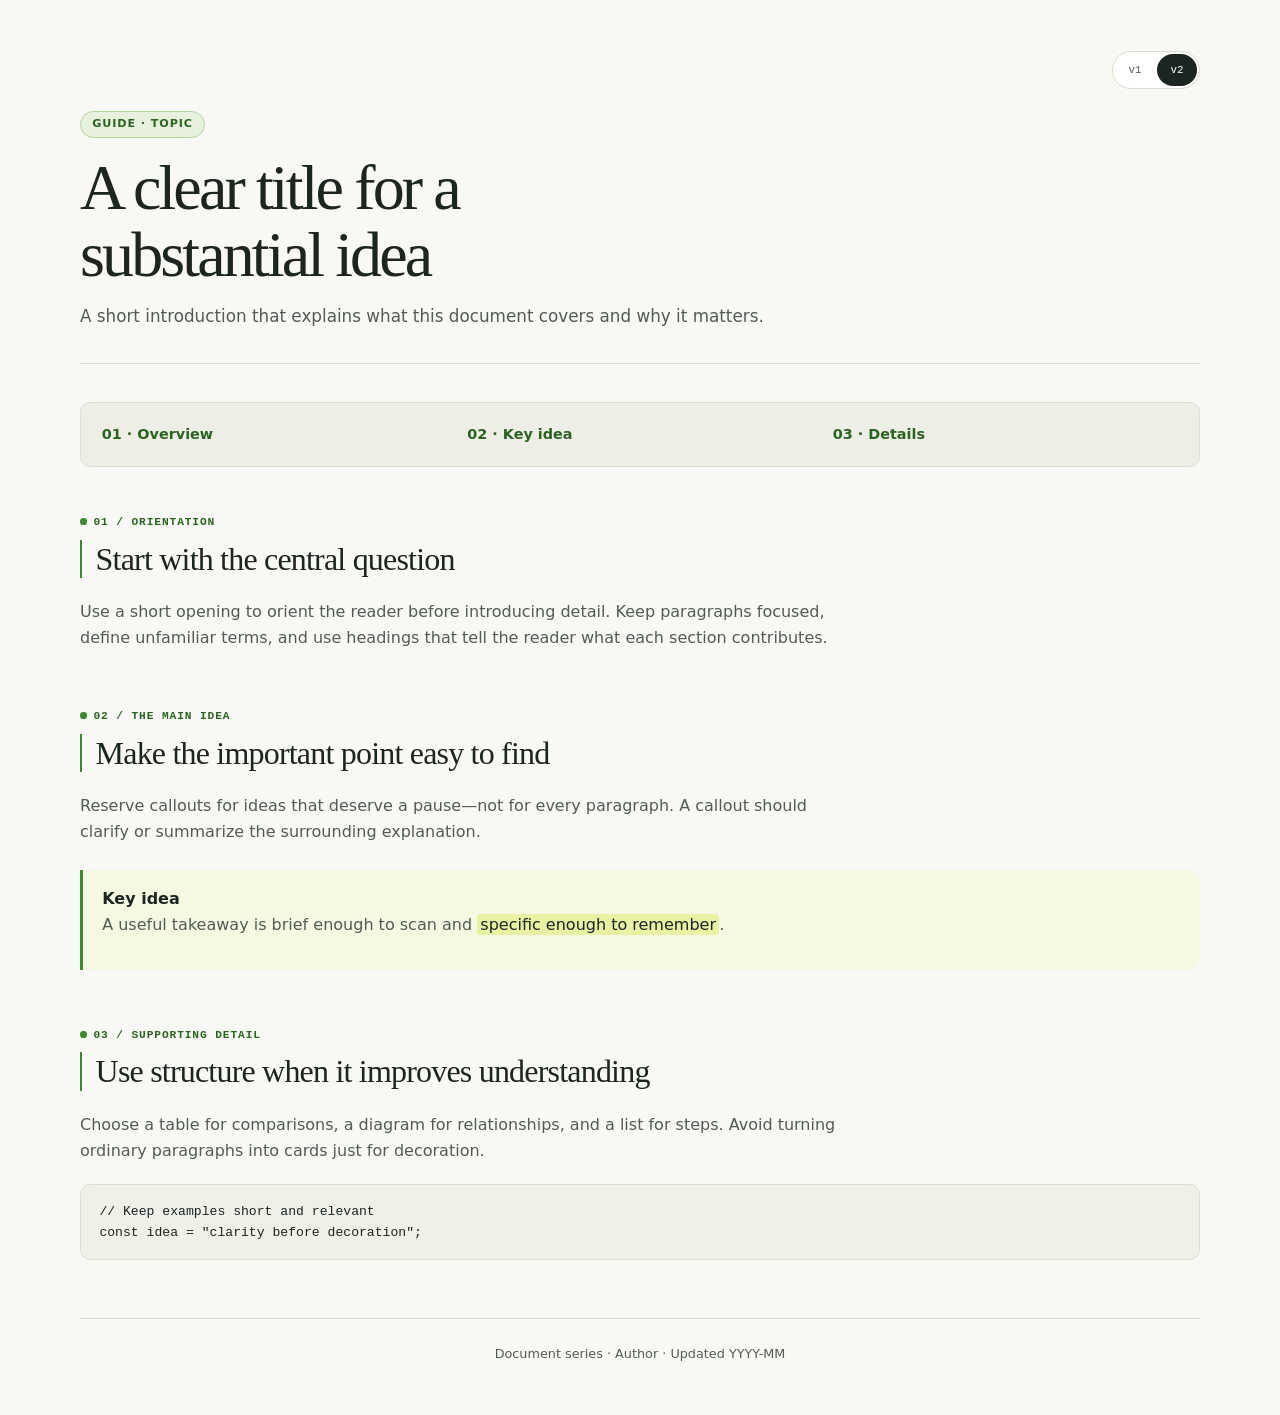
<file: docs/templates/document.html>
<!doctype html>
<html lang="en" data-io-theme="v2">
<head>
  <meta charset="utf-8">
  <meta name="viewport" content="width=device-width, initial-scale=1">
  <meta name="description" content="A concise description of this document.">
  <title>Document title · IO</title>
  <link rel="stylesheet" href="../assets/io-design-system.css">
  <!-- Design version 2; remove data-io-theme on <html> to return to version 1. -->
  <link rel="stylesheet" href="../assets/io-theme-v2.css">
  <!-- Template-only version preview; leave it out of finished pages. -->
  <script src="../assets/io-theme-switch.js" defer></script>
</head>
<body class="io-document">
  <a class="skip-link" href="#main-content">Skip to main content</a>

  <div class="container">
    <div class="theme-switch" role="group" aria-label="Design version" hidden>
      <button type="button" data-io-theme-option="v1">v1</button>
      <button type="button" data-io-theme-option="v2">v2</button>
    </div>

    <header>
      <span class="badge">Guide · Topic</span>
      <h1>A clear title for a substantial idea</h1>
      <p class="subtitle">A short introduction that explains what this document covers and why it matters.</p>
    </header>

    <nav aria-label="Table of contents">
      <ul>
        <li><a href="#overview">01 · Overview</a></li>
        <li><a href="#key-idea">02 · Key idea</a></li>
        <li><a href="#details">03 · Details</a></li>
      </ul>
    </nav>

    <main id="main-content">
      <section id="overview">
        <span class="section-label">01 / Orientation</span>
        <h2>Start with the central question</h2>
        <p>Use a short opening to orient the reader before introducing detail. Keep paragraphs focused, define unfamiliar terms, and use headings that tell the reader what each section contributes.</p>
      </section>

      <section id="key-idea">
        <span class="section-label">02 / The main idea</span>
        <h2>Make the important point easy to find</h2>
        <p>Reserve callouts for ideas that deserve a pause—not for every paragraph. A callout should clarify or summarize the surrounding explanation.</p>
        <aside class="callout">
          <strong>Key idea</strong>
          <p>A useful takeaway is brief enough to scan and <mark>specific enough to remember</mark>.</p>
        </aside>
      </section>

      <section id="details">
        <span class="section-label">03 / Supporting detail</span>
        <h2>Use structure when it improves understanding</h2>
        <p>Choose a table for comparisons, a diagram for relationships, and a list for steps. Avoid turning ordinary paragraphs into cards just for decoration.</p>
        <pre><code>// Keep examples short and relevant
const idea = "clarity before decoration";</code></pre>
      </section>
    </main>

    <footer>Document series · Author · Updated YYYY-MM</footer>
  </div>
</body>
</html>
</file>
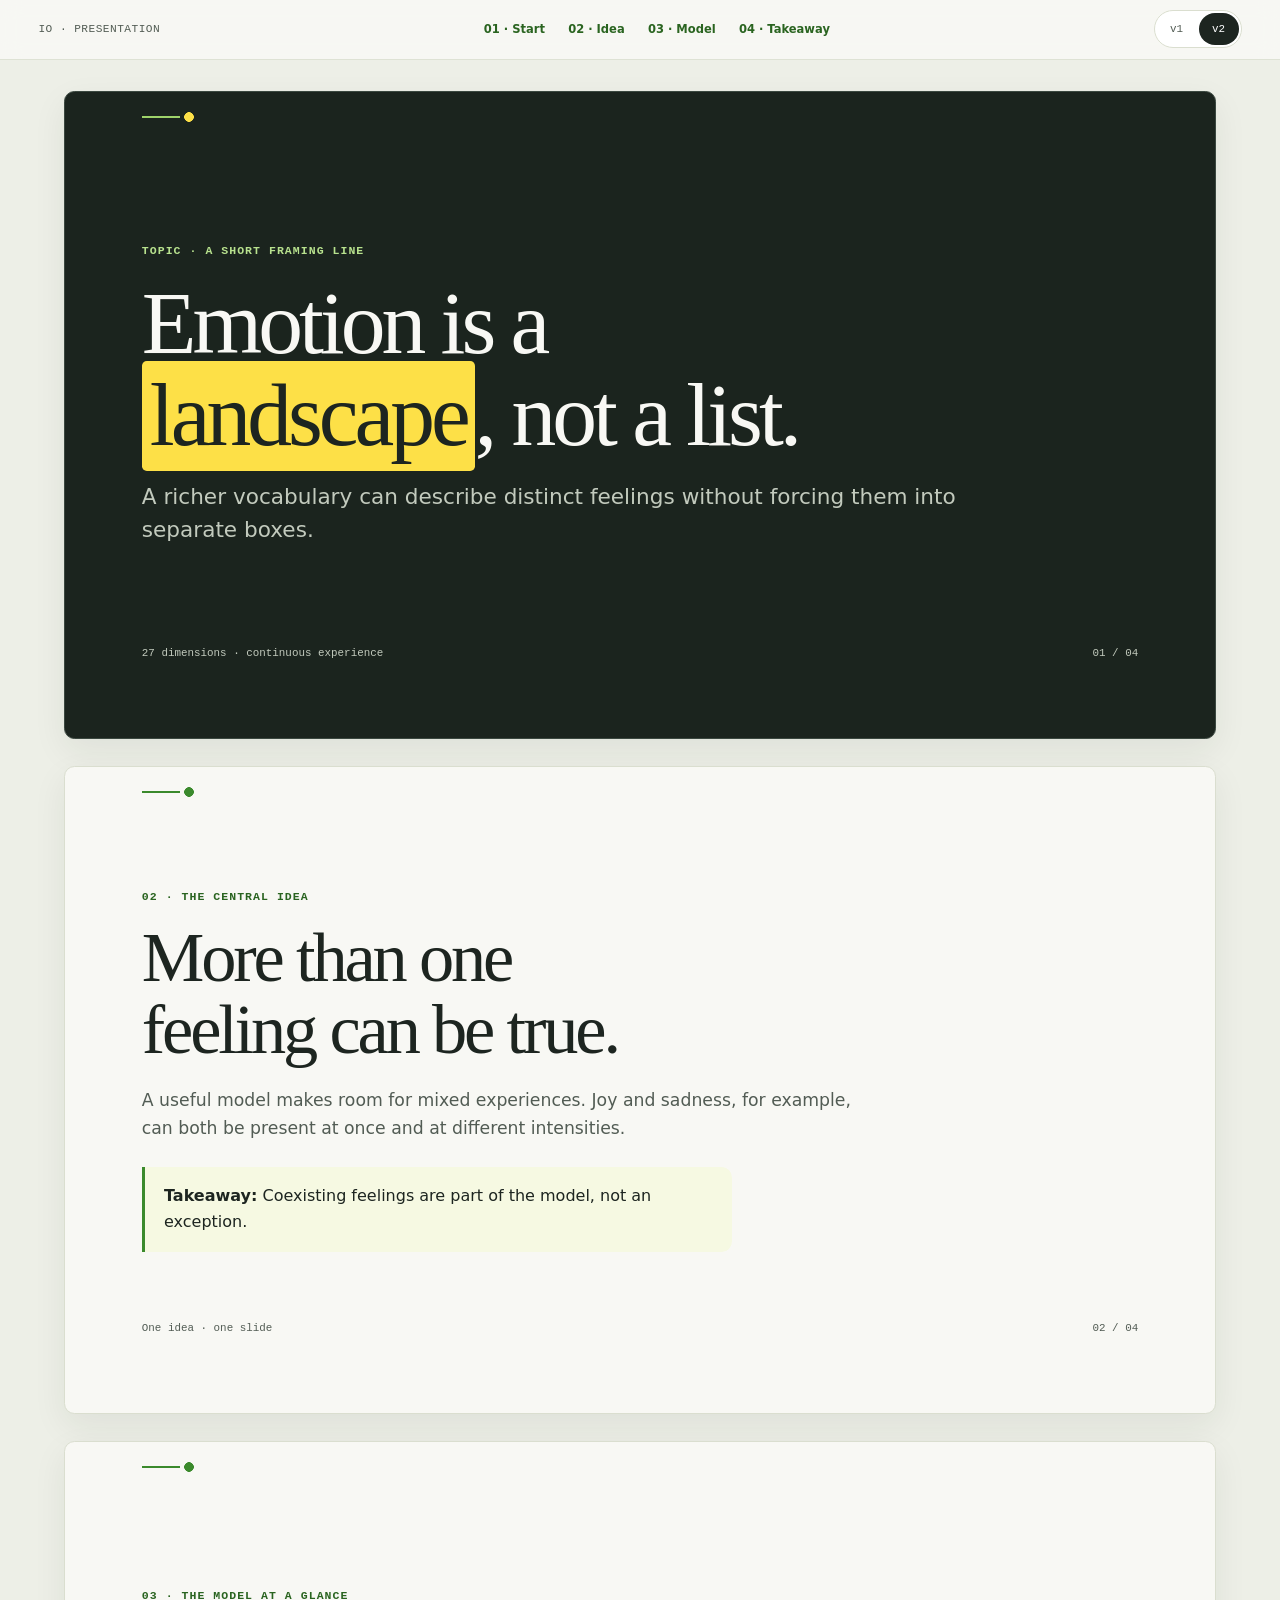
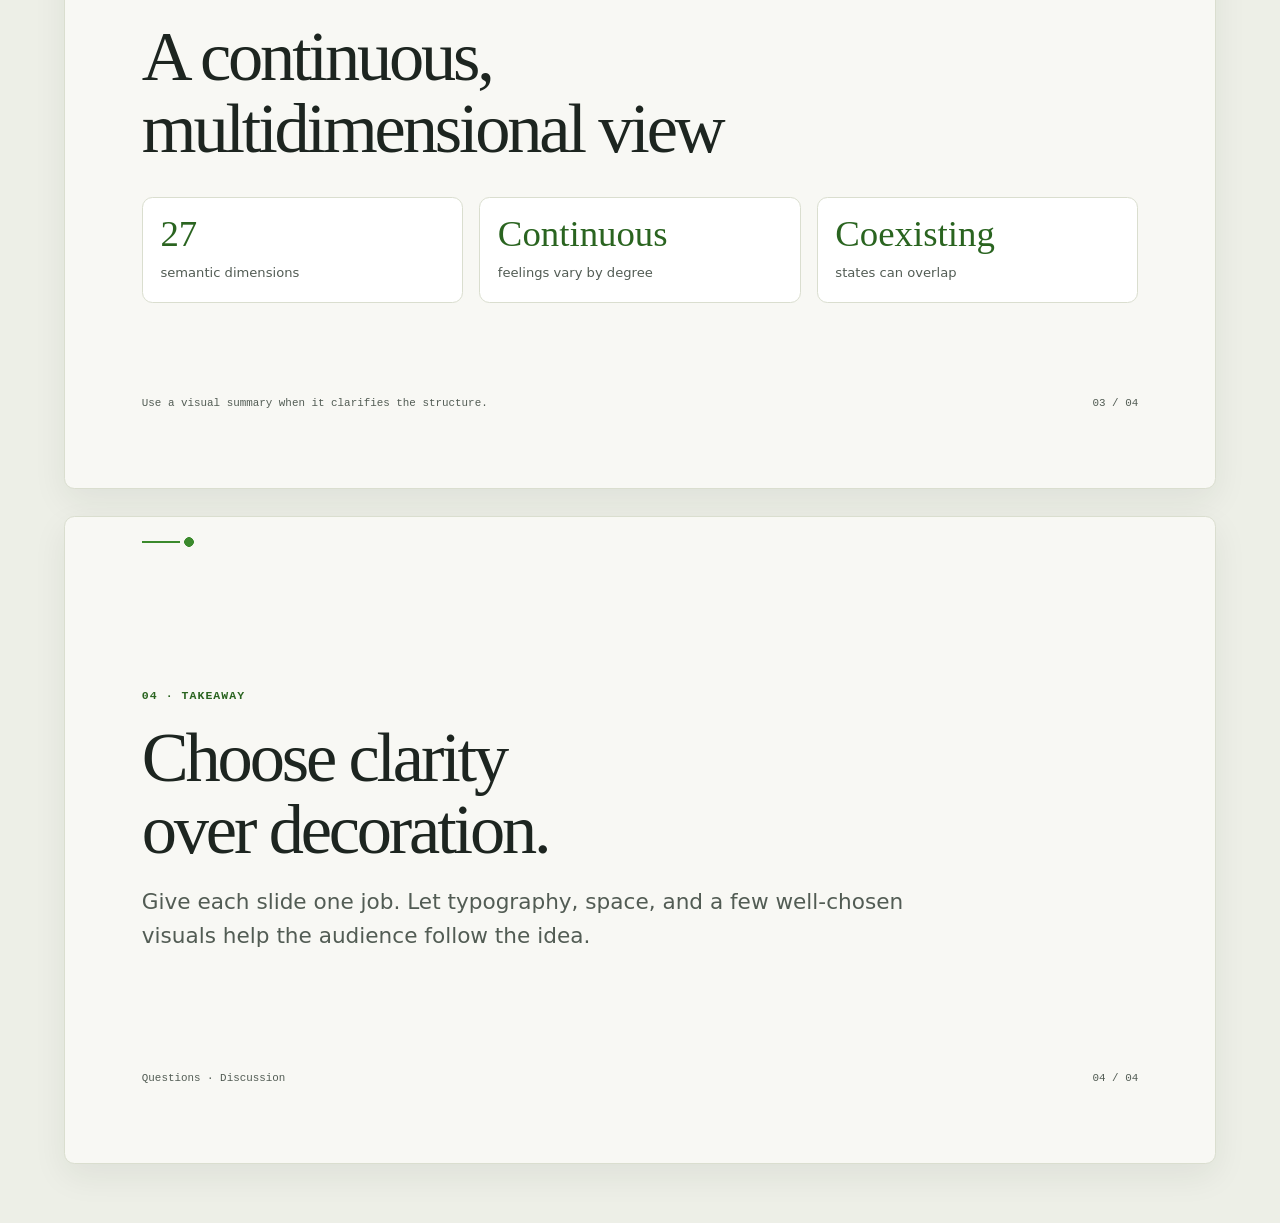
<file: docs/templates/slides.html>
<!doctype html>
<html lang="en" data-io-theme="v2">
<head>
  <meta charset="utf-8">
  <meta name="viewport" content="width=device-width, initial-scale=1">
  <meta name="description" content="A concise description of this presentation.">
  <title>Presentation title · IO</title>
  <link rel="stylesheet" href="../assets/io-design-system.css">
  <!-- Design version 2; remove data-io-theme on <html> to return to version 1. -->
  <link rel="stylesheet" href="../assets/io-theme-v2.css">
  <!-- Template-only version preview; leave it out of finished decks. -->
  <script src="../assets/io-theme-switch.js" defer></script>
</head>
<body class="io-deck">
  <a class="skip-link" href="#slide-1">Skip to presentation</a>

  <header class="deck-toolbar">
    <span class="deck-brand">IO · Presentation</span>
    <nav class="deck-nav" aria-label="Slide navigation">
      <a href="#slide-1">01 · Start</a>
      <a href="#slide-2">02 · Idea</a>
      <a href="#slide-3">03 · Model</a>
      <a href="#slide-4">04 · Takeaway</a>
    </nav>
    <div class="theme-switch" role="group" aria-label="Design version" hidden>
      <button type="button" data-io-theme-option="v1">v1</button>
      <button type="button" data-io-theme-option="v2">v2</button>
    </div>
  </header>

  <main class="deck" id="main-content">
    <section class="slide" id="slide-1" aria-labelledby="slide-title">
      <div class="slide-content">
        <span class="slide-kicker">Topic · A short framing line</span>
        <h1 id="slide-title">Emotion is a <mark>landscape</mark>, not a list.</h1>
        <p class="slide-lede">A richer vocabulary can describe distinct feelings without forcing them into separate boxes.</p>
      </div>
      <footer class="slide-footer"><span>27 dimensions · continuous experience</span><span>01 / 04</span></footer>
    </section>

    <section class="slide" id="slide-2" aria-labelledby="slide-idea">
      <div class="slide-content">
        <span class="slide-kicker">02 · The central idea</span>
        <h2 id="slide-idea">More than one feeling can be true.</h2>
        <p class="slide-copy">A useful model makes room for mixed experiences. Joy and sadness, for example, can both be present at once and at different intensities.</p>
        <aside class="slide-callout"><strong>Takeaway:</strong> Coexisting feelings are part of the model, not an exception.</aside>
      </div>
      <footer class="slide-footer"><span>One idea · one slide</span><span>02 / 04</span></footer>
    </section>

    <section class="slide" id="slide-3" aria-labelledby="slide-model">
      <div class="slide-content">
        <span class="slide-kicker">03 · The model at a glance</span>
        <h2 id="slide-model">A continuous, multidimensional view</h2>
        <div class="slide-facts" aria-label="Model summary">
          <div class="slide-fact"><strong>27</strong><span>semantic dimensions</span></div>
          <div class="slide-fact"><strong>Continuous</strong><span>feelings vary by degree</span></div>
          <div class="slide-fact"><strong>Coexisting</strong><span>states can overlap</span></div>
        </div>
      </div>
      <footer class="slide-footer"><span>Use a visual summary when it clarifies the structure.</span><span>03 / 04</span></footer>
    </section>

    <section class="slide" id="slide-4" aria-labelledby="slide-takeaway">
      <div class="slide-content">
        <span class="slide-kicker">04 · Takeaway</span>
        <h2 id="slide-takeaway">Choose clarity over decoration.</h2>
        <p class="slide-lede">Give each slide one job. Let typography, space, and a few well-chosen visuals help the audience follow the idea.</p>
      </div>
      <footer class="slide-footer"><span>Questions · Discussion</span><span>04 / 04</span></footer>
    </section>
  </main>
</body>
</html>
</file>
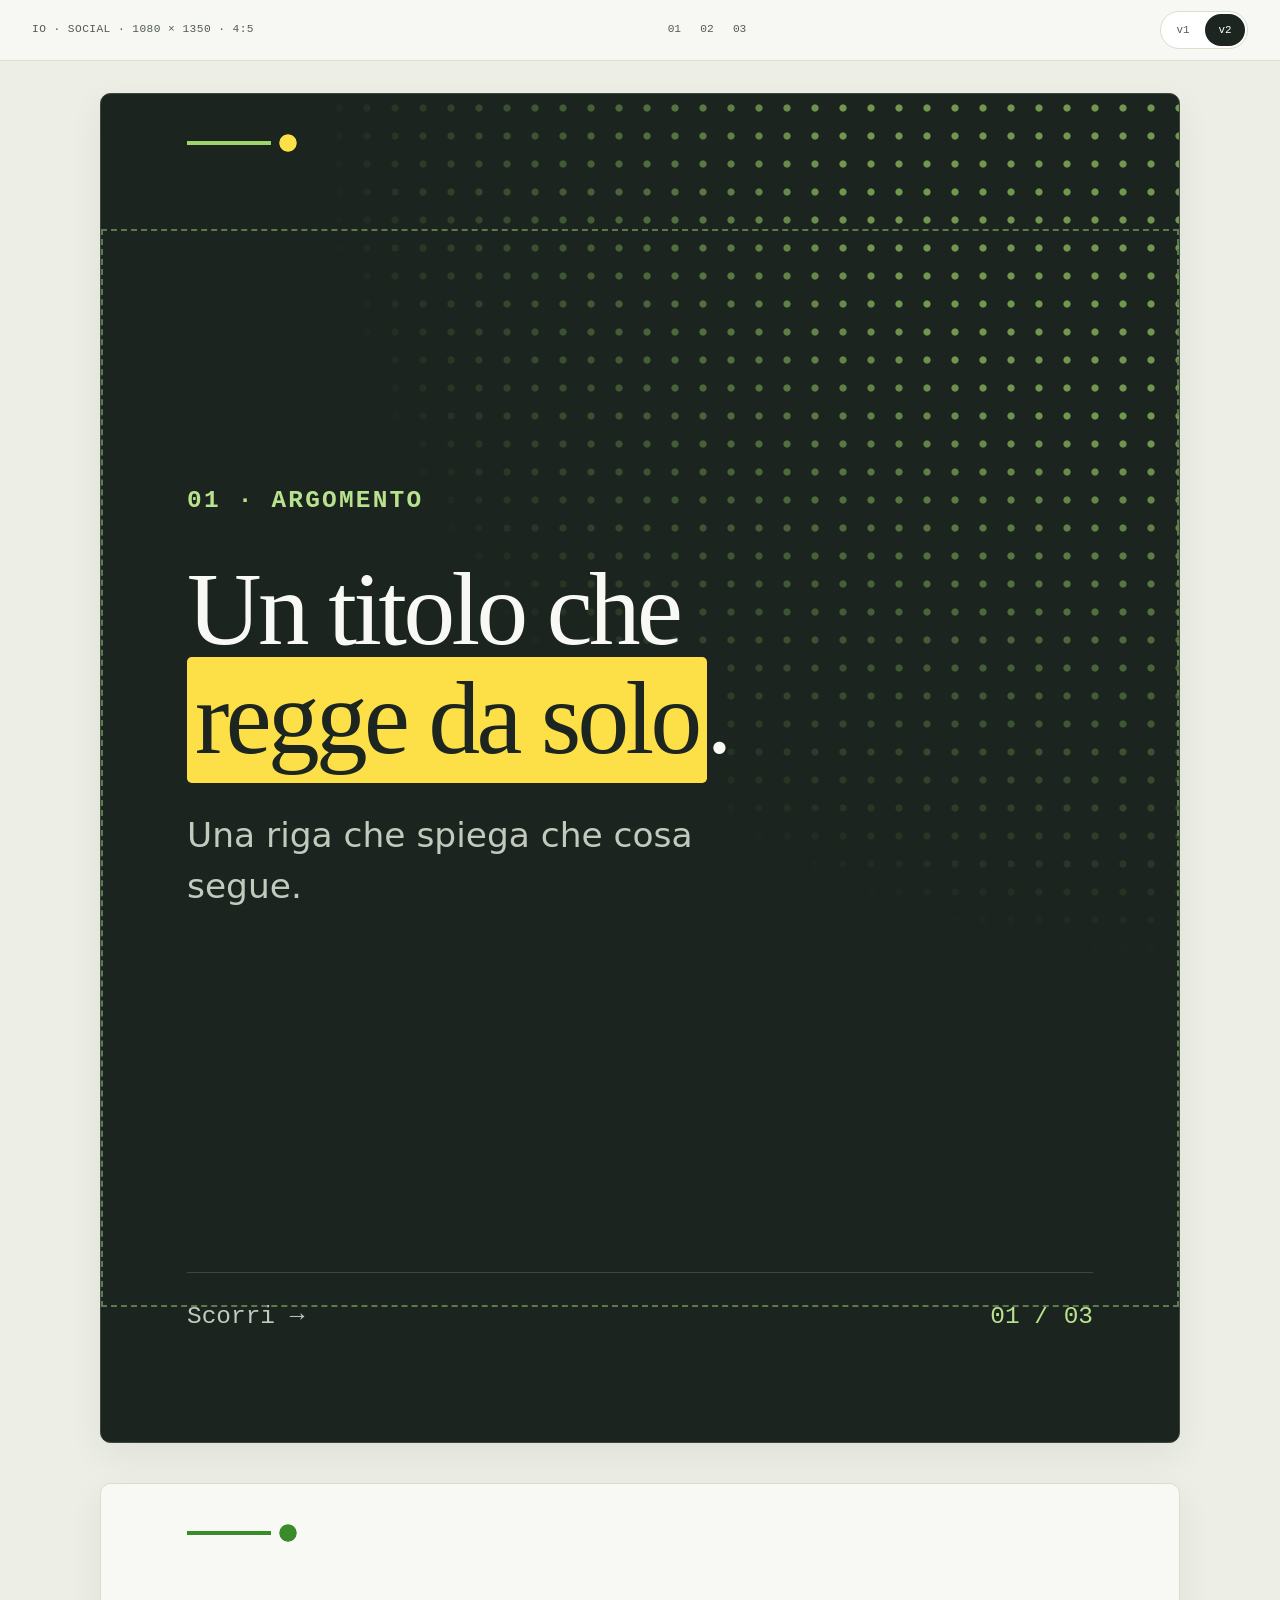
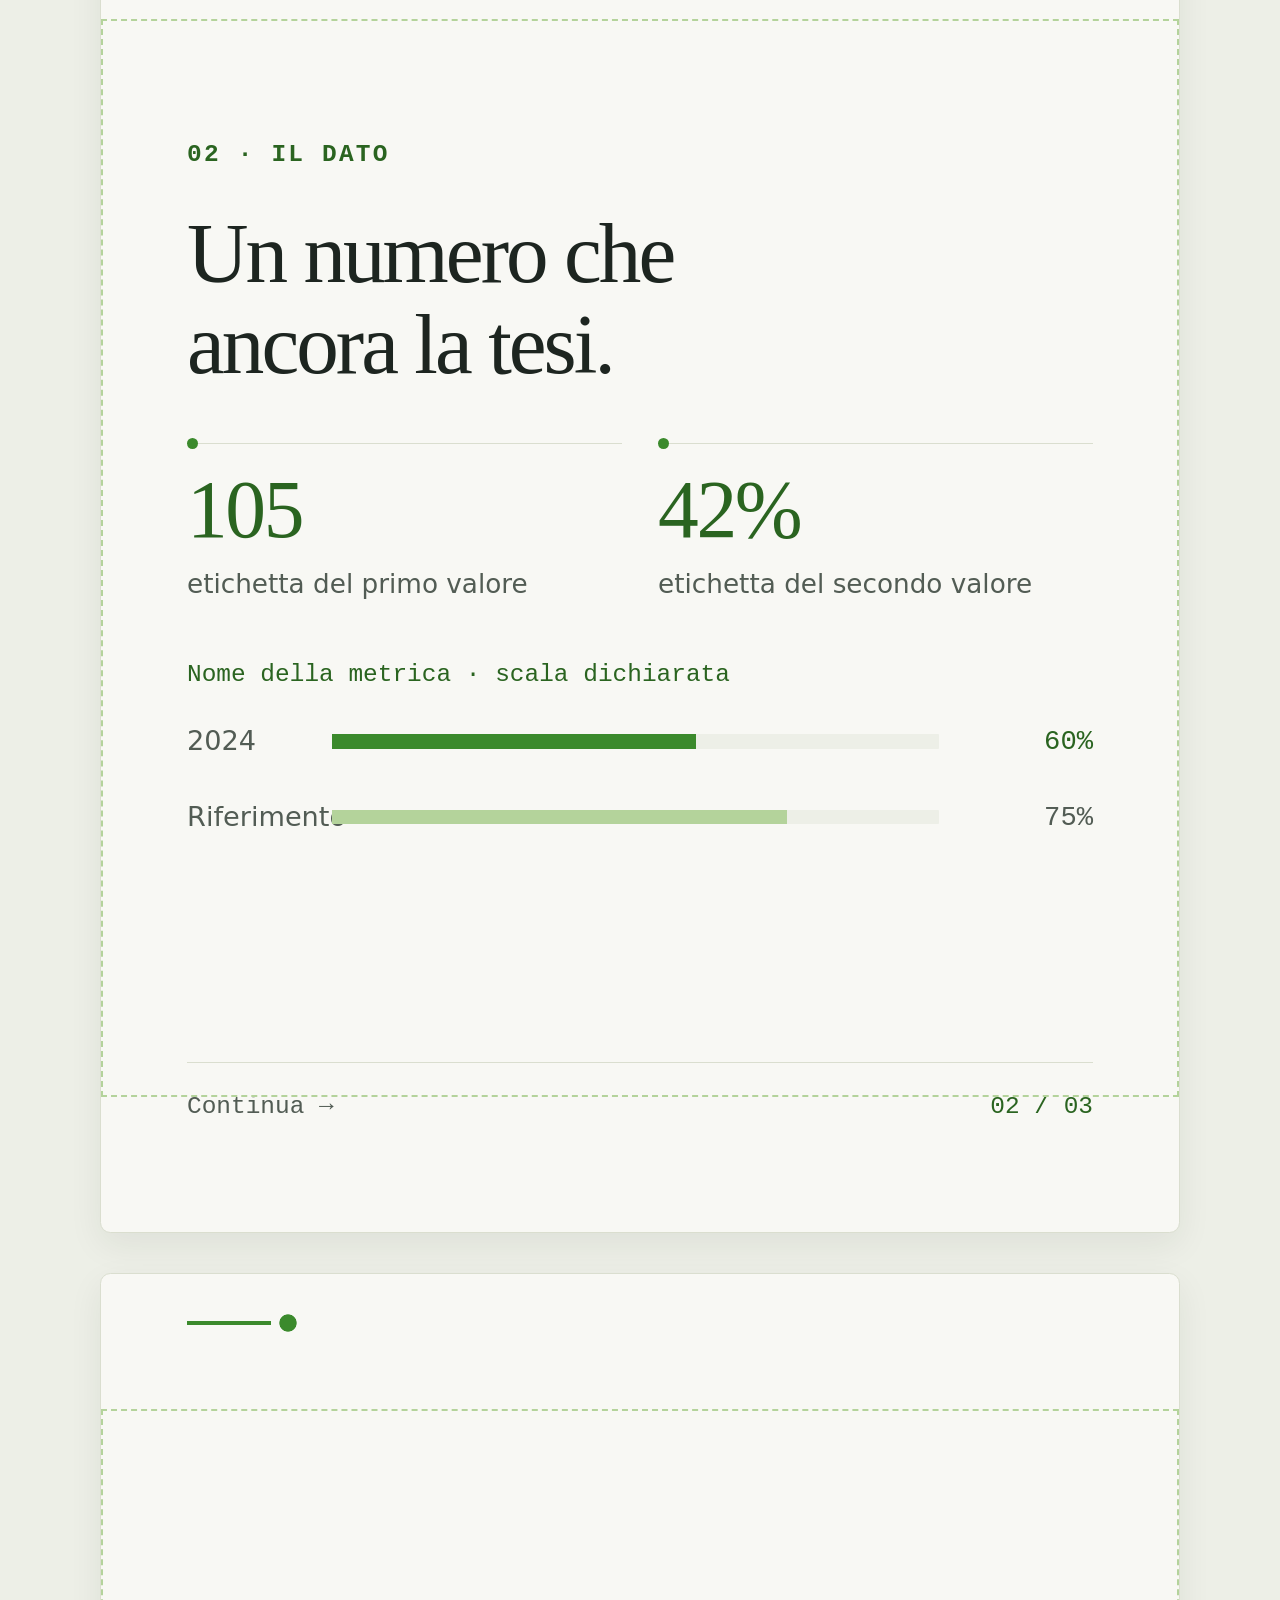
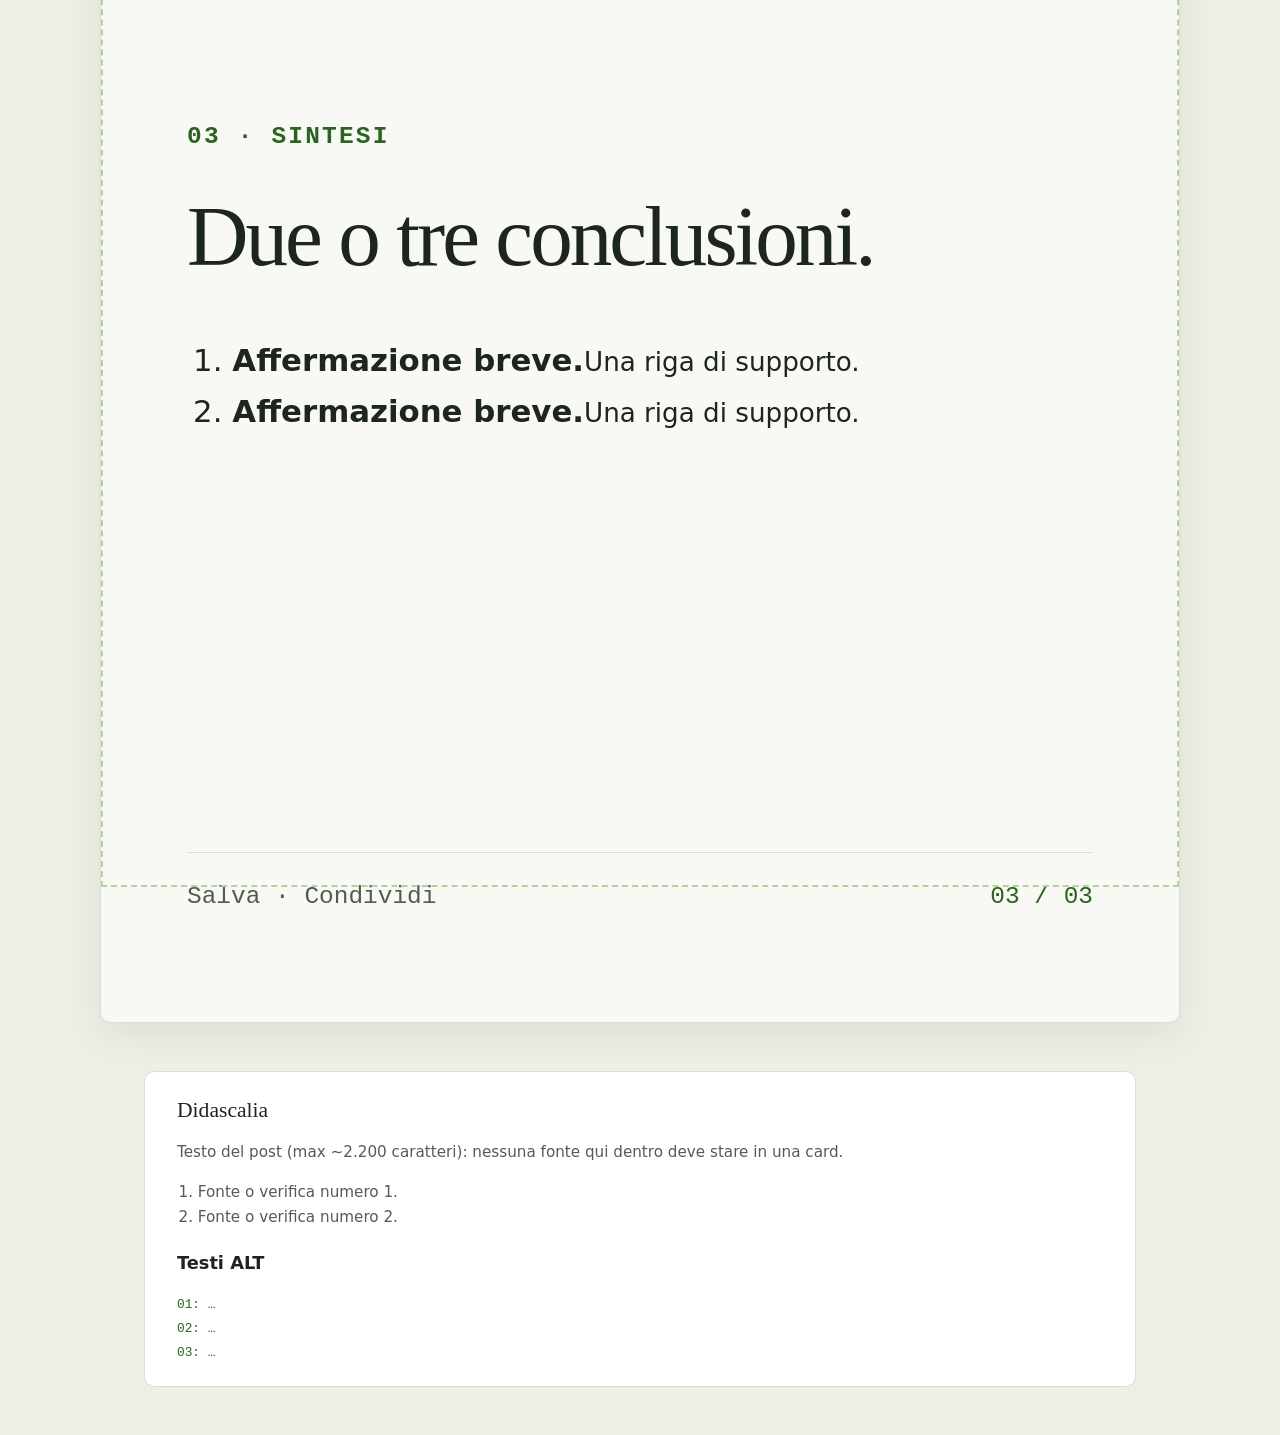
<file: docs/templates/social.html>
<!doctype html>
<html lang="it" data-io-theme="v2">
<head>
  <meta charset="utf-8">
  <meta name="viewport" content="width=device-width, initial-scale=1">
  <meta name="description" content="Guscio per un carosello social 4:5 (1080x1350) nell'editorial design system IO: una card per idea, esportabili come singole immagini.">
  <title>Titolo del carosello · IO Social</title>
  <link rel="stylesheet" href="../assets/io-design-system.css">
  <link rel="stylesheet" href="../assets/io-presentation.css">
  <link rel="stylesheet" href="../assets/io-social.css">
  <!-- Versione grafica 2: togli data-io-theme da <html> per tornare alla versione 1. -->
  <link rel="stylesheet" href="../assets/io-theme-v2.css">
  <!-- Selettore di versione solo per il template: non serve nei caroselli finiti. -->
  <script src="../assets/io-theme-switch.js" defer></script>
</head>
<!-- .io-social attiva il formato; data-safe-areas mostra le bande del crop
     quadrato che il profilo applica alla prima card (solo in anteprima). -->
<body class="io-social" data-safe-areas>
  <a class="skip-link" href="#card-1">Vai al carosello</a>

  <header class="social-toolbar">
    <span class="deck-brand">IO · Social · 1080 × 1350 · 4:5</span>
    <nav class="social-nav" aria-label="Navigazione tra le card">
      <a href="#card-1">01</a>
      <a href="#card-2">02</a>
      <a href="#card-3">03</a>
    </nav>
    <div class="theme-switch" role="group" aria-label="Versione grafica" hidden>
      <button type="button" data-io-theme-option="v1">v1</button>
      <button type="button" data-io-theme-option="v2">v2</button>
    </div>
  </header>

  <main class="carousel" id="main-content">
    <section class="card dot-field" id="card-1" aria-labelledby="card-title-1"
             data-alt="Descrizione della prima card: titolo e sottotitolo letti in ordine.">
      <div class="card-content">
        <span class="card-kicker">01 · Argomento</span>
        <h1 id="card-title-1">Un titolo che <mark>regge da solo</mark>.</h1>
        <p class="card-lede">Una riga che spiega che cosa segue.</p>
      </div>
      <footer class="card-meta"><span>Scorri →</span><span class="card-index">01 / 03</span></footer>
    </section>

    <!-- Archetipi disponibili: statement, evidence (fatti o barre), contrast,
         verdict (tabella di verifica), summary. Una card, un'idea. -->
    <section class="card" id="card-2" aria-labelledby="card-title-2"
             data-alt="Seconda card: un numero chiave e la sua spiegazione.">
      <div class="card-content">
        <span class="card-kicker">02 · Il dato</span>
        <h2 id="card-title-2">Un numero che ancora la tesi.</h2>
        <div class="card-facts card-facts-2">
          <div class="card-fact"><strong>105</strong><span>etichetta del primo valore</span></div>
          <div class="card-fact"><strong>42%</strong><span>etichetta del secondo valore</span></div>
        </div>
        <figure class="metric-panel">
          <figcaption>Nome della metrica · scala dichiarata</figcaption>
          <ul class="metric-list" aria-label="Etichette delle barre">
            <li><span>2024</span><span class="metric-track" style="--bar-width: 60%"></span><span class="metric-value">60%</span></li>
            <li class="metric-benchmark"><span>Riferimento</span><span class="metric-track" style="--bar-width: 75%"></span><span class="metric-value">75%</span></li>
          </ul>
        </figure>
      </div>
      <footer class="card-meta"><span>Continua →</span><span class="card-index">02 / 03</span></footer>
    </section>

    <section class="card" id="card-3" aria-labelledby="card-title-3"
             data-alt="Terza card: sintesi e invito a salvare il post.">
      <div class="card-content">
        <span class="card-kicker">03 · Sintesi</span>
        <h2 id="card-title-3">Due o tre conclusioni.</h2>
        <ol class="takeaway-list">
          <li><strong>Affermazione breve.</strong><span>Una riga di supporto.</span></li>
          <li><strong>Affermazione breve.</strong><span>Una riga di supporto.</span></li>
        </ol>
      </div>
      <footer class="card-meta"><span>Salva · Condividi</span><span class="card-index">03 / 03</span></footer>
    </section>
  </main>

  <!-- Testo del post: non fa parte di nessuna immagine. -->
  <section class="social-caption" aria-labelledby="caption-title">
    <h2 id="caption-title">Didascalia</h2>
    <p>Testo del post (max ~2.200 caratteri): nessuna fonte qui dentro deve stare in una card.</p>
    <ol>
      <li>Fonte o verifica numero 1.</li>
      <li>Fonte o verifica numero 2.</li>
    </ol>
    <h3>Testi ALT</h3>
    <span class="alt-text">01: …</span>
    <span class="alt-text">02: …</span>
    <span class="alt-text">03: …</span>
  </section>
</body>
</html>
</file>
<file: docs/assets/io-design-system.css>
/*
 * Shared visual foundations for IO long-form documents, hybrid HTML decks, and
 * social carousels. Keep the palette and typography consistent; let each format
 * control its own layout.
 *
 * These tokens are design version 1 (orange). Version 2 lives in
 * io-theme-v2.css and only remaps tokens plus a few signature details, so every
 * colour below must stay a token or be derived from one with color-mix().
 */
:root {
  color-scheme: light;
  --io-paper: #f5f1e8;
  --io-paper-raised: #fbfaf7;
  --io-paper-muted: #ebe7dc;
  --io-ink: #302a26;
  --io-ink-muted: #665c53;
  /* Vivid orange for graphic signals; the darker shade keeps small text legible. */
  --io-accent: #e65000;
  --io-accent-deep: #b53c00;
  --io-accent-soft: #fff0e4;
  --io-accent-line: #e6b08b;
  --io-rule: #dcd4c5;
  --io-code: #eee9de;
  /* Highlights (<mark>) keep a fixed dark ink so they stay legible on any surface. */
  --io-highlight: #ffd9b8;
  --io-highlight-ink: #302a26;
  --io-display: Georgia, "Times New Roman", serif;
  --io-body: Inter, ui-sans-serif, system-ui, -apple-system, BlinkMacSystemFont, "Segoe UI", sans-serif;
  --io-mono: "SFMono-Regular", Consolas, "Liberation Mono", monospace;
  --io-radius: 0.65rem;
  --io-shadow: 0 12px 34px rgba(48, 42, 38, 0.08);
}

/* Base layer for every format in the system: long-form document, deck, and
 * social carousel. Format sheets add layout, never a new foundation. */
.io-document *,
.io-deck *,
.io-social * {
  box-sizing: border-box;
}

.io-document,
.io-deck,
.io-social {
  margin: 0;
  color: var(--io-ink);
  background: var(--io-paper);
  font: 16px/1.65 var(--io-body);
}

.io-document a,
.io-deck a,
.io-social a {
  color: var(--io-accent-deep);
  text-underline-offset: 0.18em;
}

.io-document a:hover,
.io-deck a:hover,
.io-social a:hover {
  color: var(--io-ink);
}

.io-document :focus-visible,
.io-deck :focus-visible,
.io-social :focus-visible {
  outline: 3px solid var(--io-accent);
  outline-offset: 3px;
}

.io-document .skip-link,
.io-deck .skip-link,
.io-social .skip-link {
  position: absolute;
  z-index: 20;
  top: 0.75rem;
  left: 0.75rem;
  padding: 0.65rem 0.9rem;
  transform: translateY(-160%);
  border-radius: 0.35rem;
  color: var(--io-paper-raised);
  background: var(--io-ink);
}

.io-document .skip-link:focus,
.io-deck .skip-link:focus,
.io-social .skip-link:focus {
  transform: translateY(0);
}

/* A phrase worth finding again. Use sparingly: a few per document, at most one
 * per slide or card. */
:is(.io-document, .io-deck, .io-social) mark {
  padding: 0 0.12em;
  border-radius: 0.12em;
  color: var(--io-highlight-ink);
  background: var(--io-highlight);
  -webkit-box-decoration-break: clone;
  box-decoration-break: clone;
}

/* Template-only preview control (io-theme-switch.js); finished pages declare a
 * single design version and do not include it. */
:is(.io-document, .io-deck, .io-social) .theme-switch {
  display: inline-flex;
  flex: 0 0 auto;
  gap: 2px;
  padding: 2px;
  border: 1px solid var(--io-rule);
  border-radius: 999px;
  background: var(--io-paper-raised);
  font: 0.68rem/1 var(--io-mono);
}

:is(.io-document, .io-deck, .io-social) .theme-switch[hidden] {
  display: none;
}

:is(.io-document, .io-deck, .io-social) .theme-switch button {
  min-width: 2.5rem;
  min-height: 2rem;
  padding: 0 0.7rem;
  border: 0;
  border-radius: 999px;
  color: var(--io-ink-muted);
  background: transparent;
  font: inherit;
  cursor: pointer;
}

:is(.io-document, .io-deck, .io-social) .theme-switch button[aria-pressed="true"] {
  color: var(--io-paper-raised);
  background: var(--io-ink);
}

/* In a document the switch sits above the header, aligned with the content edge. */
.io-document .container > .theme-switch {
  display: flex;
  width: fit-content;
  margin: 0 0 1.25rem auto;
}

.io-document .container > .theme-switch[hidden] {
  display: none;
}

/* Long-form reading layout */
.io-document {
  padding: clamp(1.5rem, 4vw, 3.5rem) 1rem;
}

.io-document .container {
  width: min(100%, 70rem);
  margin-inline: auto;
}

.io-document .container > header {
  margin-bottom: 2.4rem;
  padding-bottom: 2rem;
  border-bottom: 1px solid var(--io-rule);
}

.io-document .badge {
  display: inline-block;
  margin-bottom: 1rem;
  padding: 0.3rem 0.7rem;
  border: 1px solid var(--io-accent-line);
  border-radius: 999px;
  color: var(--io-accent-deep);
  background: var(--io-accent-soft);
  font: 700 0.7rem/1.3 var(--io-body);
  letter-spacing: 0.08em;
  text-transform: uppercase;
}

.io-document h1,
.io-document h2,
.io-document h3 {
  color: var(--io-ink);
  font-family: var(--io-display);
  font-weight: 500;
  text-wrap: balance;
}

.io-document h1 {
  max-width: 20ch;
  margin: 0 0 0.8rem;
  font-size: clamp(2.4rem, 5.5vw, 4rem);
  letter-spacing: -0.045em;
  line-height: 1.06;
}

.io-document .subtitle {
  max-width: 74ch;
  margin: 0;
  color: var(--io-ink-muted);
  font-size: 1.05rem;
  line-height: 1.7;
}

.io-document nav[aria-label] {
  margin: 0 0 3rem;
  padding: 1.15rem 1.3rem;
  border: 1px solid var(--io-rule);
  border-radius: var(--io-radius);
  background: var(--io-paper-muted);
}

.io-document nav[aria-label] ul {
  display: grid;
  grid-template-columns: repeat(auto-fit, minmax(min(100%, 15rem), 1fr));
  gap: 0.65rem 1.25rem;
  margin: 0;
  padding: 0;
  list-style: none;
}

.io-document nav[aria-label] a {
  font-size: 0.9rem;
  font-weight: 600;
  text-decoration: none;
}

.io-document nav[aria-label] a:hover {
  text-decoration: underline;
}

.io-document section {
  margin: 0 0 3.6rem;
  scroll-margin-top: 1.5rem;
}

.io-document h2 {
  margin: 0 0 1.3rem;
  padding-left: 0.85rem;
  border-left: 2px solid var(--io-accent);
  font-size: clamp(1.55rem, 3vw, 2rem);
  letter-spacing: -0.025em;
  line-height: 1.2;
}

.io-document h3 {
  margin: 1.5rem 0 0.65rem;
  font-size: 1.3rem;
  line-height: 1.25;
}

.io-document .section-label {
  display: block;
  margin-bottom: 0.55rem;
  color: var(--io-accent-deep);
  font: 700 0.7rem/1.4 var(--io-mono);
  letter-spacing: 0.08em;
  text-transform: uppercase;
}

.io-document p,
.io-document li {
  color: var(--io-ink-muted);
}

.io-document p {
  max-width: 76ch;
  margin: 0 0 1rem;
}

.io-document p strong,
.io-document li strong {
  color: var(--io-ink);
}

.io-document .callout {
  margin: 1.5rem 0;
  padding: 1rem 1.2rem;
  border-left: 3px solid var(--io-accent);
  border-radius: 0 var(--io-radius) var(--io-radius) 0;
  background: var(--io-paper-muted);
}

.io-document .callout ul {
  margin: 0.6rem 0 0;
  padding-left: 1.25rem;
}

.io-document .callout li + li {
  margin-top: 0.45rem;
}

.io-document .table-container {
  overflow-x: auto;
  margin: 1.5rem 0;
  border: 1px solid var(--io-rule);
  border-radius: var(--io-radius);
  background: var(--io-paper-raised);
}

.io-document table {
  width: 100%;
  border-collapse: collapse;
  text-align: left;
  font-size: 0.9rem;
}

.io-document th,
.io-document td {
  padding: 0.8rem 0.9rem;
  border-bottom: 1px solid var(--io-rule);
  vertical-align: top;
}

.io-document th {
  color: var(--io-ink);
  background: var(--io-paper-muted);
  font-weight: 700;
}

.io-document tr:last-child td {
  border-bottom: 0;
}

.io-document tbody tr:nth-child(even) td {
  background: color-mix(in srgb, var(--io-paper-muted) 45%, transparent);
}

.io-document .grid-27 {
  display: grid;
  grid-template-columns: repeat(auto-fill, minmax(min(100%, 18rem), 1fr));
  gap: 0.85rem;
  margin: 1.5rem 0;
}

.io-document .dimension-card {
  padding: 1rem;
  border: 1px solid var(--io-rule);
  border-radius: var(--io-radius);
  background: var(--io-paper-raised);
}

.io-document .dim-header {
  display: flex;
  justify-content: space-between;
  align-items: baseline;
  gap: 0.75rem;
  margin-bottom: 0.45rem;
}

.io-document .dim-name {
  color: var(--io-ink);
  font-size: 0.98rem;
  font-weight: 700;
}

.io-document .dim-index {
  flex: 0 0 auto;
  padding: 0.15rem 0.4rem;
  border-radius: 0.25rem;
  color: var(--io-accent-deep);
  background: var(--io-accent-soft);
  font: 0.72rem/1.5 var(--io-mono);
}

.io-document .dim-desc {
  margin: 0;
  color: var(--io-ink-muted);
  font-size: 0.84rem;
  line-height: 1.5;
}

.io-document pre {
  overflow-x: auto;
  margin: 1.25rem 0;
  padding: 1rem 1.15rem;
  border: 1px solid var(--io-rule);
  border-radius: var(--io-radius);
  color: var(--io-ink);
  background: var(--io-code);
  font: 0.82rem/1.6 var(--io-mono);
  tab-size: 2;
}

.io-document code {
  color: var(--io-accent-deep);
  font-family: var(--io-mono);
  font-size: 0.9em;
}

.io-document pre code {
  color: inherit;
  font-size: inherit;
}

.io-document .citation-list {
  margin: 0;
  padding: 0;
  list-style: none;
}

.io-document .citation-list li {
  margin-bottom: 1rem;
  padding-left: 2rem;
  text-indent: -2rem;
  font-size: 0.88rem;
}

.io-document .citation-list strong {
  color: var(--io-ink);
}

.io-document .container > footer {
  margin-top: 3rem;
  padding-top: 1.5rem;
  border-top: 1px solid var(--io-rule);
  color: var(--io-ink-muted);
  font-size: 0.8rem;
  text-align: center;
}

/* Hybrid presentation layout: 16:9 snap-scrolling slides on desktop. */
.io-deck {
  min-height: 100vh;
  background: var(--io-paper-muted);
  scroll-behavior: smooth;
  scroll-snap-type: y proximity;
  scroll-padding-top: 4.5rem;
}

.io-deck .deck-toolbar {
  position: sticky;
  z-index: 10;
  top: 0;
  display: flex;
  justify-content: space-between;
  align-items: center;
  gap: 1rem;
  padding: 0.65rem clamp(1rem, 3vw, 2.5rem);
  border-bottom: 1px solid color-mix(in srgb, var(--io-rule) 85%, transparent);
  background: color-mix(in srgb, var(--io-paper) 94%, transparent);
  backdrop-filter: blur(10px);
}

.io-deck .deck-brand {
  flex: 0 0 auto;
  color: var(--io-ink-muted);
  font: 0.7rem/1.4 var(--io-mono);
  letter-spacing: 0.04em;
  text-transform: uppercase;
}

.io-deck .deck-nav {
  display: flex;
  gap: 0.35rem;
  overflow-x: auto;
  padding: 0.15rem;
}

.io-deck .deck-nav a {
  flex: 0 0 auto;
  padding: 0.35rem 0.55rem;
  border-radius: 0.3rem;
  font-size: 0.72rem;
  font-weight: 650;
  text-decoration: none;
}

.io-deck .deck-nav a:hover,
.io-deck .deck-nav a:focus-visible {
  background: var(--io-accent-soft);
}

.io-deck .deck {
  padding: 0.25rem 1rem 2rem;
}

.io-deck .slide {
  position: relative;
  display: grid;
  grid-template-rows: 1fr auto;
  width: min(100%, 90vw, 90rem);
  aspect-ratio: 16 / 9;
  margin: clamp(1rem, 3vh, 2rem) auto;
  padding: clamp(2.2rem, 6vw, 5.5rem);
  overflow: hidden;
  border: 1px solid var(--io-rule);
  border-radius: var(--io-radius);
  background: var(--io-paper);
  box-shadow: var(--io-shadow);
  scroll-margin-top: 5rem;
  scroll-snap-align: center;
  scroll-snap-stop: always;
}

.io-deck .slide::before {
  position: absolute;
  top: 0;
  left: clamp(2.2rem, 6vw, 5.5rem);
  width: 3.25rem;
  height: 3px;
  background: var(--io-accent);
  content: "";
}

.io-deck .slide-content {
  align-self: center;
  max-width: 66rem;
}

.io-deck .slide-kicker {
  display: block;
  margin-bottom: 1.1rem;
  color: var(--io-accent-deep);
  font: 700 0.72rem/1.4 var(--io-mono);
  letter-spacing: 0.09em;
  text-transform: uppercase;
}

.io-deck .slide h1,
.io-deck .slide h2 {
  max-width: 18ch;
  margin: 0;
  color: var(--io-ink);
  font-family: var(--io-display);
  font-weight: 500;
  letter-spacing: -0.045em;
  line-height: 1.02;
  text-wrap: balance;
}

.io-deck .slide h1 {
  font-size: clamp(3rem, 7vw, 6.4rem);
}

.io-deck .slide h2 {
  font-size: clamp(2.5rem, 5.5vw, 4.8rem);
}

.io-deck .slide-lede {
  max-width: 60ch;
  margin: 1.25rem 0 0;
  color: var(--io-ink-muted);
  font-size: clamp(1rem, 1.7vw, 1.35rem);
  line-height: 1.55;
}

.io-deck .slide-copy {
  max-width: 65ch;
  margin: 1.25rem 0 0;
  color: var(--io-ink-muted);
  font-size: clamp(0.95rem, 1.35vw, 1.15rem);
}

.io-deck .slide-callout {
  max-width: 58ch;
  margin-top: 1.5rem;
  padding: 1rem 1.2rem;
  border-left: 3px solid var(--io-accent);
  border-radius: 0 var(--io-radius) var(--io-radius) 0;
  background: var(--io-paper-muted);
  color: var(--io-ink);
}

.io-deck .slide-facts {
  display: grid;
  grid-template-columns: repeat(3, minmax(0, 1fr));
  gap: 1rem;
  width: 100%;
  margin-top: 2rem;
}

.io-deck .slide-fact {
  padding: 1rem 1.1rem;
  border: 1px solid var(--io-rule);
  border-radius: var(--io-radius);
  background: var(--io-paper-raised);
}

.io-deck .slide-fact strong {
  display: block;
  margin-bottom: 0.3rem;
  color: var(--io-accent-deep);
  font-family: var(--io-display);
  font-size: clamp(1.5rem, 3vw, 2.3rem);
  font-weight: 500;
  line-height: 1.1;
}

.io-deck .slide-fact span {
  color: var(--io-ink-muted);
  font-size: 0.82rem;
}

.io-deck .slide-footer {
  display: flex;
  justify-content: space-between;
  align-items: end;
  gap: 1rem;
  margin-top: 1.5rem;
  color: var(--io-ink-muted);
  font: 0.68rem/1.4 var(--io-mono);
}

@media (max-width: 900px) {
  .io-document nav[aria-label] ul {
    grid-template-columns: 1fr;
  }

  .io-deck {
    scroll-snap-type: none;
  }

  .io-deck .deck-toolbar {
    align-items: flex-start;
    flex-direction: column;
    gap: 0.4rem;
    padding-block: 0.55rem;
  }

  .io-deck .deck-nav {
    width: 100%;
  }

  .io-deck .deck {
    padding: 0.4rem 0.5rem 1rem;
  }

  .io-deck .slide {
    width: 100%;
    min-height: min(78svh, 42rem);
    aspect-ratio: auto;
    margin: 0.5rem auto 1rem;
    padding: clamp(1.5rem, 6vw, 3rem);
    scroll-margin-top: 7rem;
  }

  .io-deck .slide::before {
    left: clamp(1.5rem, 6vw, 3rem);
  }

  .io-deck .slide-facts {
    grid-template-columns: 1fr;
    gap: 0.6rem;
    margin-top: 1.25rem;
  }

  .io-deck .slide-fact {
    padding: 0.7rem 0.85rem;
  }

  .io-deck .slide-fact strong {
    display: inline-block;
    margin: 0 0.5rem 0 0;
    font-size: 1.35rem;
  }
}

@media (max-width: 520px) {
  .io-document {
    padding-inline: 0.9rem;
  }

  .io-document .table-container {
    margin-inline: -0.35rem;
  }

  .io-document table {
    min-width: 42rem;
  }

  .io-deck .slide-footer {
    align-items: flex-start;
    flex-direction: column;
    gap: 0.3rem;
  }
}

@media (prefers-reduced-motion: reduce) {
  .io-deck {
    scroll-behavior: auto;
  }
}

@media print {
  :is(.io-document, .io-deck, .io-social) .theme-switch {
    display: none;
  }

  /* Documents may go to a greyscale printer, where a pale fill can vanish; the
   * underline keeps the emphasis. Slides and cards print as exact-colour pages. */
  .io-document mark {
    text-decoration: underline 0.08em;
    text-underline-offset: 0.18em;
  }

  :is(.io-document, .io-deck, .io-social) mark {
    print-color-adjust: exact;
    -webkit-print-color-adjust: exact;
  }

  .io-document {
    padding: 0;
    background: #fff;
    color: #111;
    font-size: 10pt;
  }

  .io-document .badge,
  .io-document nav[aria-label],
  .io-document .skip-link {
    display: none;
  }

  .io-document h1,
  .io-document h2,
  .io-document h3,
  .io-document p,
  .io-document li {
    color: #111;
  }

  .io-document .dimension-card,
  .io-document .callout,
  .io-document tr {
    break-inside: avoid;
  }

  .io-document .dimension-card,
  .io-document .callout,
  .io-document pre,
  .io-document th,
  .io-document td {
    border-color: #bbb;
    background: #fff !important;
    color: #111 !important;
    print-color-adjust: exact;
    -webkit-print-color-adjust: exact;
  }

  .io-deck {
    background: #fff;
    scroll-snap-type: none;
  }

  .io-deck .deck-toolbar,
  .io-deck .skip-link {
    display: none;
  }

  .io-deck .deck {
    padding: 0;
  }

  .io-deck .slide {
    width: 100%;
    min-height: 0;
    aspect-ratio: 16 / 9;
    margin: 0;
    border: 0;
    border-radius: 0;
    box-shadow: none;
    break-after: page;
  }
}
</file>
<file: docs/assets/io-research.css>
/*
 * Opt-in editorial refinements for long-form research documents.
 * Load after io-design-system.css and add .io-research to the body so other
 * documents and slide decks keep their current layout.
 */
.io-research .container {
  width: min(100%, 82rem);
}

.io-research .container > header {
  margin-bottom: 2.8rem;
  padding-bottom: 2.4rem;
}

.io-research h1 {
  max-width: 28ch;
  font-size: clamp(2.35rem, 4.7vw, 3.8rem);
  line-height: 1.08;
}

.io-research .subtitle {
  max-width: 78ch;
}

.io-research .document-meta {
  max-width: none;
  margin: 1.2rem 0 0;
  color: var(--io-accent-deep);
  font: 0.7rem/1.5 var(--io-mono);
  letter-spacing: 0.04em;
}

.io-research .research-layout {
  display: grid;
  grid-template-columns: 14.5rem minmax(0, 1fr);
  align-items: start;
  gap: clamp(2rem, 4vw, 4rem);
}

.io-research main {
  min-width: 0; /* Let tables and equations scroll locally rather than widening the page. */
}

/* A reading rail, not a second block competing with the article. */
.io-research nav.research-index {
  position: sticky;
  top: 1.5rem;
  max-height: calc(100dvh - 3rem);
  overflow-y: auto;
  margin: 0;
  padding: 0;
  border: 0;
  border-radius: 0;
  background: transparent;
  scrollbar-width: thin;
}

.io-research .research-index summary {
  display: flex;
  justify-content: space-between;
  align-items: baseline;
  gap: 0.75rem;
  padding: 0.4rem 0 1rem;
  border-bottom: 1px solid var(--io-rule);
  color: var(--io-ink);
  font-size: 0.83rem;
  font-weight: 700;
  cursor: pointer;
  list-style: none;
}

.io-research .research-index summary::-webkit-details-marker {
  display: none;
}

.io-research .index-toggle {
  color: var(--io-accent-deep);
  font: 0.72rem var(--io-mono);
}

.io-research .index-toggle::after {
  content: "+";
}

.io-research .research-index details[open] .index-toggle::after {
  content: "−";
}

.io-research .research-index ol {
  margin: 0.65rem 0;
  padding: 0;
  list-style: none;
}

.io-research nav.research-index a {
  display: grid;
  grid-template-columns: 1.45rem minmax(0, 1fr);
  align-items: baseline;
  gap: 0.65rem;
  padding: 0.65rem 0.7rem;
  border-left: 2px solid transparent;
  border-radius: 0 0.35rem 0.35rem 0;
  color: var(--io-ink-muted);
  font-size: 0.83rem;
  font-weight: 500;
  line-height: 1.45;
  text-decoration: none;
}

.io-research .index-number {
  color: var(--io-accent-deep);
  font: 0.68rem/1.5 var(--io-mono);
}

.io-research .research-index a:hover {
  color: var(--io-ink);
  background: var(--io-paper-muted);
}

.io-research .research-index a[aria-current="location"] {
  border-left-color: var(--io-accent);
  color: var(--io-accent-deep);
  background: var(--io-accent-soft);
  font-weight: 650;
}

.io-research main > section {
  margin-bottom: 3.5rem;
  padding-bottom: 2.5rem;
  border-bottom: 1px solid var(--io-rule);
  scroll-margin-top: 2rem;
}

.io-research main > section:last-child {
  margin-bottom: 0;
  padding-bottom: 0;
  border-bottom: 0;
}

.io-research h2 {
  padding-left: 0;
  border-left: 0; /* Section labels and fine rules supply the hierarchy here. */
  font-size: clamp(1.65rem, 2.6vw, 2.15rem);
  text-wrap: pretty;
}

.io-research .callout > p:last-child {
  margin-bottom: 0;
}

/* Native MathML keeps notation accessible and available offline. */
.io-research math {
  font-family: "STIX Two Math", "Cambria Math", "Latin Modern Math", math;
  font-size: 1.06em;
}

.io-research .formula-card {
  margin: 1.75rem 0;
  padding: clamp(1rem, 2.5vw, 1.65rem);
  border: 1px solid var(--io-rule);
  border-radius: var(--io-radius);
  background: var(--io-paper-raised);
  break-inside: avoid;
}

.io-research .formula-card figcaption {
  display: flex;
  justify-content: space-between;
  align-items: baseline;
  gap: 1rem;
  color: var(--io-ink);
  font-size: 0.85rem;
  font-weight: 650;
}

.io-research .equation-number {
  flex: 0 0 auto;
  color: var(--io-accent-deep);
  font: 0.72rem var(--io-mono);
}

.io-research .equation-scroll {
  overflow-x: auto;
  margin-block: 1.4rem;
  padding: 0.5rem 0.2rem 0.8rem;
  color: var(--io-ink);
  scrollbar-width: thin;
  scrollbar-color: var(--io-accent) var(--io-paper-muted);
}

.io-research .equation-scroll math {
  width: max-content;
  min-width: 100%;
  margin: 0;
  font-size: clamp(1.15rem, 1.8vw, 1.5rem);
}

.io-research .formula-card > p {
  margin: 0;
  font-size: 0.88rem;
}

.io-research .equation-hint {
  display: none;
}

.io-research .symbol-key {
  display: grid;
  grid-template-columns: repeat(2, minmax(0, 1fr));
  gap: 0.8rem 1.6rem;
  margin: 0;
  padding-top: 1.1rem;
  border-top: 1px solid var(--io-rule);
}

.io-research .symbol-key > div {
  display: grid;
  grid-template-columns: 3.2rem minmax(0, 1fr);
  align-items: baseline;
  gap: 0.55rem;
}

.io-research .symbol-key dt {
  color: var(--io-accent-deep);
}

.io-research .symbol-key dd {
  margin: 0;
  color: var(--io-ink-muted);
  font-size: 0.82rem;
  line-height: 1.5;
}

.io-research .implementation-note {
  padding-left: 1rem;
  border-left: 2px solid var(--io-accent);
  font-size: 0.9rem;
}

/* Dense reference material stays available without interrupting the reading route. */
.io-research .table-container {
  border-radius: 0.35rem;
}

.io-research table {
  min-width: 48rem;
  line-height: 1.55;
}

.io-research caption {
  padding: 0.8rem 0.9rem;
  border-bottom: 1px solid var(--io-rule);
  color: var(--io-accent-deep);
  font: 0.68rem/1.5 var(--io-mono);
  letter-spacing: 0.04em;
  text-align: left;
}

.io-research .schema-block {
  margin: 1.5rem 0;
  border: 1px solid var(--io-rule);
  border-radius: var(--io-radius);
  background: var(--io-paper-raised);
}

.io-research .schema-block summary {
  padding: 1rem 1.2rem;
  color: var(--io-accent-deep);
  font-size: 0.9rem;
  font-weight: 650;
  cursor: pointer;
}

.io-research .schema-hint {
  color: var(--io-ink-muted);
  font-weight: 400;
}

.io-research .schema-block pre {
  margin: 0;
  border: 0;
  border-top: 1px solid var(--io-rule);
  border-radius: 0 0 var(--io-radius) var(--io-radius);
  font-size: 0.78rem;
}

.io-research .citation-list {
  counter-reset: reference;
}

.io-research .citation-list li {
  position: relative;
  margin: 0;
  padding: 1rem 0 1rem 2.5rem;
  border-top: 1px solid var(--io-rule);
  overflow-wrap: anywhere;
  text-indent: 0;
  counter-increment: reference;
}

.io-research .citation-list li::before {
  position: absolute;
  top: 1.2rem;
  left: 0;
  color: var(--io-accent-deep);
  font: 0.68rem/1.5 var(--io-mono);
  content: counter(reference, decimal-leading-zero);
}

@media (max-width: 1100px) {
  .io-research .research-layout {
    grid-template-columns: minmax(0, 1fr);
    gap: 2.5rem;
  }

  .io-research nav.research-index {
    position: static;
    max-height: none;
    overflow: visible;
    padding: 1rem;
    border: 1px solid var(--io-rule);
    border-radius: var(--io-radius);
    background: var(--io-paper-raised);
  }

  .io-research .research-index ol {
    display: grid;
    grid-template-columns: repeat(2, minmax(0, 1fr));
    gap: 0.15rem 1rem;
  }
}

@media (max-width: 600px) {
  .io-research .research-index ol,
  .io-research .symbol-key {
    grid-template-columns: minmax(0, 1fr);
  }

  .io-research .container > header {
    margin-bottom: 1.6rem;
    padding-bottom: 1.6rem;
  }

  .io-research .badge {
    border: 0;
    border-radius: 0;
    padding: 0;
    background: transparent;
    font-size: 0.65rem;
    line-height: 1.6;
  }

  .io-research .subtitle {
    font-size: 0.95rem;
  }

  .io-research .formula-card figcaption {
    font-size: 0.8rem;
  }

  .io-research .formula-card .equation-hint {
    display: block;
    margin: -0.7rem 0 1rem;
    color: var(--io-ink-muted);
    font-size: 0.72rem;
  }

  .io-research .dim-desc {
    font-size: 0.9rem;
  }
}

@media print {
  .io-research .research-layout {
    display: block;
  }

  .io-research main > section {
    margin-bottom: 2rem;
    padding-bottom: 1.5rem;
  }

  .io-research h2,
  .io-research h3,
  .io-research .section-label {
    break-after: avoid-page;
  }

  .io-research .citation-list li,
  .io-research table {
    break-inside: avoid;
  }

  .io-research .formula-card {
    border-color: #bbb;
    background: #fff;
  }

  .io-research .formula-card .equation-hint {
    display: none;
  }

  .io-research .schema-block::details-content {
    display: block;
    content-visibility: visible;
  }

  .io-research .equation-scroll {
    overflow: visible;
  }

  .io-research .equation-scroll math {
    font-size: 12pt;
  }

  .io-research .table-container {
    overflow: visible;
  }

  .io-research table {
    min-width: 0;
    font-size: 8pt;
  }

  .io-research .schema-block pre {
    white-space: pre-wrap;
    overflow-wrap: anywhere;
    font-size: 8pt;
  }

  .io-research .symbol-key {
    grid-template-columns: repeat(2, minmax(0, 1fr));
  }
}
</file>
<file: docs/assets/io-theme-v2.css>
/*
 * IO design version 2 — cleaner off-white paper, green structure, citron
 * highlights, and points as the signature element. Layouts and typography are
 * unchanged from version 1.
 *
 * Opt in per page: load this file after every other io-* stylesheet and add
 * data-io-theme="v2" to <html>. Remove the attribute to return to version 1;
 * the io repository tags that state as design-v1.
 *
 * Colour roles (contrast checked on every v2 surface):
 * - green is structure: links, labels, rules, bars, points, focus, and key
 *   figures. Text green is 6:1 or better; graphic green at least 3:1.
 * - citron is the highlighter on paper: <mark>, the current section or slide,
 *   and (paler) callouts. It is always a background behind dark ink.
 * - bright yellow appears only on the dark cover, where it is legible.
 * Colour is never the only carrier of meaning.
 *
 * Each rule is the attribute plus the version 1 selector it adjusts, so it
 * wins by specificity without !important and v1 stays untouched.
 */
:root[data-io-theme="v2"] {
  --io-paper: #f8f8f4;
  --io-paper-raised: #ffffff;
  --io-paper-muted: #edefe7;
  --io-ink: #1d2520;
  --io-ink-muted: #525c54;
  --io-accent: #3b8a2c;
  --io-accent-deep: #2a6420;
  --io-accent-soft: #e7f1dd;
  --io-accent-line: #b4d39b;
  --io-rule: #dadecf;
  --io-code: #eff1e9;
  --io-highlight: #e8f2a2;
  --io-highlight-soft: #f6f9e2;
  --io-highlight-ink: #1d2520;
  --io-point: #3b8a2c;
  --io-shadow: 0 12px 34px rgba(29, 37, 32, 0.07);
}

/* Highlights fill the line with a soft citron tone. A little extra space below
 * keeps descenders inside the fill at display sizes; side padding is capped so
 * a highlighted heading stays tight. */
[data-io-theme="v2"] :is(.io-document, .io-deck, .io-social) mark {
  padding: 0.04em min(0.2em, 0.5rem) 0.08em;
  border-radius: min(0.25em, 0.3rem);
}

[data-io-theme="v2"] ::selection {
  color: var(--io-highlight-ink);
  background: var(--io-highlight);
}

/* Callouts read as highlighted notes. */
[data-io-theme="v2"] .io-document .callout,
[data-io-theme="v2"] .io-deck .slide-callout,
[data-io-theme="v2"] .io-social .card-callout {
  background: var(--io-highlight-soft);
}

/* The reader's current position is highlighted, not just tinted. */
[data-io-theme="v2"] .io-research .research-index a[aria-current="location"] {
  color: var(--io-ink);
  background: var(--io-highlight);
}

[data-io-theme="v2"] .io-presentation .deck-nav a[aria-current="step"] {
  color: var(--io-highlight-ink);
  background: var(--io-highlight);
}

/* Large figures use the deep green: the brighter graphic green looks washed
 * out at display size. No stroke or fill: the numeral is already the focus. */
[data-io-theme="v2"] .io-presentation .semantic-stat strong,
[data-io-theme="v2"] .io-presentation .evidence-grid h3 {
  color: var(--io-accent-deep);
}

/* --- Points: the signature element -----------------------------------------
 * A point on a line, like a datum on an axis. The slide/card mark is a short
 * line ending in a point; column rules start with one; documents use points
 * for section labels and list markers. All points are decorative pseudo-
 * elements or markers, so assistive technology does not announce them. */
[data-io-theme="v2"] .io-deck .slide::before {
  /* Sits inside the top padding (never less than 1.5rem) rather than on the edge. */
  top: clamp(0.55rem, 1.6vw, 1.4rem);
  height: 10px;
  background:
    radial-gradient(circle closest-side, var(--io-point) 92%, transparent) 100% 50% / 10px 10px no-repeat,
    linear-gradient(var(--io-accent), var(--io-accent)) 0 50% / calc(100% - 14px) 2px no-repeat;
}

[data-io-theme="v2"] .io-social .card::before {
  top: 40px;
  width: 110px;
  height: 18px;
  background:
    radial-gradient(circle closest-side, var(--io-point) 92%, transparent) 100% 50% / 18px 18px no-repeat,
    linear-gradient(var(--io-accent), var(--io-accent)) 0 50% / calc(100% - 26px) 4px no-repeat;
}

[data-io-theme="v2"] .io-presentation .framework-grid li,
[data-io-theme="v2"] .io-social .card-fact,
[data-io-theme="v2"] .io-social .card-contrast-list li {
  position: relative;
}

/* A point where each column rule starts, centred on the 1px rule. */
[data-io-theme="v2"] .io-presentation .framework-grid li::before,
[data-io-theme="v2"] .io-social .card-fact::before,
[data-io-theme="v2"] .io-social .card-contrast-list li::before {
  position: absolute;
  top: -0.25rem;
  left: 0;
  width: 0.45rem;
  height: 0.45rem;
  border-radius: 50%;
  background: var(--io-point);
  content: "";
}

[data-io-theme="v2"] .io-social :is(.card-fact, .card-contrast-list li)::before {
  top: -0.65cqw;
  width: 1.2cqw;
  height: 1.2cqw;
}

[data-io-theme="v2"] .io-document .section-label::before {
  display: inline-block;
  width: 0.6em;
  height: 0.6em;
  margin-right: 0.6em;
  border-radius: 50%;
  background: var(--io-point);
  content: "";
}

[data-io-theme="v2"] .io-document li::marker {
  color: var(--io-accent);
}

/* --- Cover -------------------------------------------------------------------
 * The slide or card holding the title (h1) is inverted. Tokens are remapped on
 * that element, so everything inside adapts without its own rule. Labels use
 * a lighter green; bright yellow is the highlight and the point here (12:1),
 * while --io-highlight-ink is deliberately not remapped. */
[data-io-theme="v2"] .io-deck .slide:has(h1),
[data-io-theme="v2"] .io-social .card:has(h1) {
  --io-paper: #1b241e;
  --io-paper-raised: #222c25;
  --io-paper-muted: #26302a;
  --io-ink: #f8f8f4;
  --io-ink-muted: #c2cabd;
  --io-accent: #9ed36a;
  --io-accent-deep: #b8e28e;
  --io-accent-soft: #2c3b2a;
  --io-accent-line: #5d7a4c;
  --io-rule: #3b4840;
  --io-highlight: #fde047;
  --io-point: #fde047;
  color-scheme: dark;
}

/* Optional dot field: add .dot-field to a cover slide or card. Dots gather in
 * the top-right corner and fade out radially before they reach the title or
 * footer, so they never sit behind words. Painted as background layers, so the
 * card's ::after stays free for the safe-area guide. On the 1080 px social
 * canvas the dots are larger and sparser so image compression keeps them. */
[data-io-theme="v2"] .io-deck .slide.dot-field:has(h1) {
  background:
    radial-gradient(circle at 100% 0%, transparent 18%, var(--io-paper) 46%),
    radial-gradient(circle, color-mix(in srgb, var(--io-accent) 65%, transparent) 1.6px, transparent 2.1px) 0 0 / 16px 16px,
    var(--io-paper);
}

[data-io-theme="v2"] .io-social .card.dot-field:has(h1) {
  background:
    radial-gradient(circle at 100% 0%, transparent 20%, var(--io-paper) 50%),
    radial-gradient(circle, color-mix(in srgb, var(--io-accent) 65%, transparent) 3.2px, transparent 4px) 0 0 / 28px 28px,
    var(--io-paper);
}
</file>
<file: docs/assets/io-readout.css>
/*
 * Opt-in data-display refinements for the Qwen readout analysis.
 * Load after io-research.css and before io-theme-v2.css.
 * The page remains readable without CSS; charts and status blocks are
 * decorative structure around already-visible values and captions.
 */
.io-readout .metric-grid {
  display: grid;
  grid-template-columns: repeat(auto-fit, minmax(min(100%, 11rem), 1fr));
  gap: 0.8rem;
  margin: 1.4rem 0;
}

.io-readout .metric {
  padding: 1rem;
  border: 1px solid var(--io-rule);
  border-radius: var(--io-radius);
  background: var(--io-paper-raised);
}

.io-readout .metric-label {
  display: block;
  color: var(--io-ink-muted);
  font: 0.68rem/1.4 var(--io-mono);
  letter-spacing: 0.05em;
  text-transform: uppercase;
}

.io-readout .metric-value {
  display: block;
  margin-top: 0.35rem;
  color: var(--io-accent-deep);
  font-family: var(--io-display);
  font-size: 1.45rem;
  font-weight: 600;
  line-height: 1.1;
}

.io-readout .metric-note {
  margin: 0.35rem 0 0;
  color: var(--io-ink-muted);
  font-size: 0.82rem;
  line-height: 1.45;
}

.io-readout .chart-card {
  margin: 1.6rem 0;
  padding: clamp(1rem, 2.2vw, 1.5rem);
  border: 1px solid var(--io-rule);
  border-radius: var(--io-radius);
  background: var(--io-paper-raised);
}

.io-readout .chart-card figcaption {
  margin-bottom: 0.9rem;
  color: var(--io-accent-deep);
  font: 0.72rem/1.55 var(--io-mono);
}

.io-readout .chart-card svg {
  display: block;
  width: 100%;
  height: auto;
}

.io-readout .chart-legend {
  display: flex;
  flex-wrap: wrap;
  gap: 0.8rem 1.2rem;
  margin: 0.8rem 0 0;
  color: var(--io-ink-muted);
  font-size: 0.78rem;
}

.io-readout .chart-legend span {
  display: inline-flex;
  align-items: center;
  gap: 0.4rem;
}

.io-readout .chart-legend i {
  display: inline-block;
  width: 1.2rem;
  height: 0.18rem;
  background: var(--io-accent);
  border-radius: 999px;
}

.io-readout .chart-legend i.secondary {
  background: var(--io-accent-line);
}

.io-readout .chart-legend i.tertiary {
  background: var(--io-ink-muted);
}

.io-readout .bar-list {
  display: grid;
  gap: 0.55rem;
  margin: 1rem 0;
}

.io-readout .bar-row {
  display: grid;
  grid-template-columns: minmax(8rem, 16rem) minmax(0, 1fr) auto;
  align-items: center;
  gap: 0.7rem;
}

.io-readout .bar-label {
  color: var(--io-ink);
  font-size: 0.84rem;
  font-weight: 650;
}

.io-readout .bar-track {
  height: 0.55rem;
  border-radius: 999px;
  background: var(--io-paper-muted);
  overflow: hidden;
}

.io-readout .bar-fill {
  height: 100%;
  border-radius: inherit;
  background: var(--io-accent);
}

.io-readout .bar-value {
  color: var(--io-accent-deep);
  font: 0.72rem/1.4 var(--io-mono);
  text-align: right;
}

.io-readout .heat-table td {
  text-align: center;
  font-variant-numeric: tabular-nums;
  font-size: 0.72rem;
}

.io-readout .heat-table th:first-child {
  position: sticky;
  left: 0;
  background: var(--io-paper-muted);
}

.io-readout .delta-positive {
  color: var(--io-accent-deep);
  font-weight: 650;
}

.io-readout .delta-negative {
  color: #8d3d3d;
  font-weight: 650;
}

.io-readout .pending {
  margin: 1.5rem 0;
  padding: 1.1rem 1.2rem;
  border: 1px dashed var(--io-accent-line);
  border-radius: var(--io-radius);
  background: var(--io-paper-muted);
}

.io-readout .pending strong {
  color: var(--io-accent-deep);
}

.io-readout .status-pill {
  display: inline-block;
  padding: 0.18rem 0.55rem;
  border: 1px solid var(--io-accent-line);
  border-radius: 999px;
  color: var(--io-accent-deep);
  background: var(--io-accent-soft);
  font: 0.65rem/1.4 var(--io-mono);
  letter-spacing: 0.05em;
  text-transform: uppercase;
}

.io-readout .note {
  margin: 0.8rem 0 0;
  color: var(--io-ink-muted);
  font-size: 0.86rem;
}

.io-readout .figure-note {
  margin: 0.7rem 0 0;
  color: var(--io-ink-muted);
  font-size: 0.8rem;
  line-height: 1.55;
}

@media (max-width: 600px) {
  .io-readout .bar-row {
    grid-template-columns: minmax(6rem, 10rem) minmax(0, 1fr) auto;
  }
}

@media print {
  .io-readout .chart-card,
  .io-readout .metric,
  .io-readout .pending {
    break-inside: avoid;
  }
}
</file>
<file: docs/assets/io-presentation.css>
/*
 * Opt-in presentation refinements. Load after io-design-system.css and add
 * .io-presentation to the deck body; research pages and templates are unaffected.
 */
.io-presentation {
  scroll-behavior: auto;
  scroll-snap-type: none;
}

.io-presentation .deck-toolbar {
  display: grid;
  grid-template-columns: auto minmax(0, 1fr) auto;
  gap: 1rem;
}

.io-presentation .deck-outline {
  min-width: 0;
}

.io-presentation .deck-outline summary {
  display: none;
}

.io-presentation .deck-nav {
  justify-content: center;
  flex-wrap: wrap;
  overflow: visible;
}

.io-presentation .deck-nav a {
  min-height: 2.5rem;
  display: inline-flex;
  align-items: center;
  padding: 0.35rem 0.5rem;
  border-bottom: 2px solid transparent;
  border-radius: 0.3rem 0.3rem 0 0;
  font-size: 0.7rem;
}

.io-presentation .deck-nav a[aria-current="step"] {
  border-bottom-color: var(--io-accent);
  background: var(--io-accent-soft);
}

.io-presentation .deck-controls {
  display: flex;
  align-items: center;
  gap: 0.35rem;
}

.io-presentation .deck-controls[hidden] {
  display: none;
}

.io-presentation .deck-controls button {
  width: 2.5rem;
  height: 2.5rem;
  padding: 0;
  border: 1px solid var(--io-rule);
  border-radius: 0.35rem;
  color: var(--io-accent-deep);
  background: var(--io-paper-raised);
  font: 1.15rem var(--io-body);
  cursor: pointer;
}

.io-presentation .deck-controls button:hover:not(:disabled) {
  background: var(--io-accent-soft);
}

.io-presentation .deck-controls button:disabled {
  opacity: 0.35;
  cursor: default;
}

.io-presentation .deck-position {
  min-width: 4.1rem;
  color: var(--io-ink-muted);
  font: 0.7rem var(--io-mono);
  text-align: center;
}

/* Fit the slide to both viewport axes. Content scales with the slide, not the
 * full browser width, so a wide but short laptop screen stays comfortable. */
.io-presentation .slide {
  --slide-space: clamp(0.75rem, 1.7cqw, 1.2rem);
  width: min(100%, 84rem, calc((100svh - 8rem) * 16 / 9));
  padding: clamp(1.5rem, 3.6vw, 3.6rem);
  overflow: visible;
  container-type: inline-size;
}

.io-presentation .slide::before {
  left: clamp(1.5rem, 3.6vw, 3.6rem);
}

.io-presentation .slide-content {
  min-width: 0;
  max-width: none;
}

.io-presentation .slide-kicker {
  margin-bottom: var(--slide-space);
  font-size: clamp(0.65rem, 1.2cqw, 0.8rem);
}

.io-presentation .slide h1 {
  max-width: 20ch;
  font-size: clamp(2.5rem, 7.5cqw, 5.7rem);
}

.io-presentation .slide h2 {
  max-width: 30ch;
  font-size: clamp(1.9rem, 5.2cqw, 4rem);
  line-height: 1.04;
}

.io-presentation .slide-lede {
  max-width: 48ch;
  margin-top: 1.4rem;
  font-size: clamp(1rem, 2.2cqw, 1.5rem);
}

.io-presentation .slide-copy {
  max-width: 65ch;
  margin: var(--slide-space) 0 0;
  font-size: clamp(0.95rem, 1.7cqw, 1.15rem);
  line-height: 1.6;
}

.io-presentation .slide-note {
  max-width: 80ch;
  margin: var(--slide-space) 0 0;
  color: var(--io-ink-muted);
  font-size: clamp(0.8rem, 1.4cqw, 0.95rem);
  line-height: 1.55;
}

.io-presentation .slide-footer {
  align-items: baseline;
  margin-top: var(--slide-space);
  padding-top: 0.8rem;
  border-top: 1px solid var(--io-rule);
  font-size: clamp(0.63rem, 1.05cqw, 0.75rem);
}

.io-presentation .slide-footer > :last-child {
  flex: 0 0 auto;
  white-space: nowrap;
}

.io-presentation .slide-footer > :first-child {
  max-width: 82ch;
}

.io-presentation code {
  font-family: var(--io-mono);
}

.io-presentation .opening-traits {
  display: flex;
  flex-wrap: wrap;
  gap: 0.35rem 1rem;
  margin: 2rem 0 0;
  color: var(--io-accent-deep);
  font-size: clamp(0.8rem, 1.5cqw, 1rem);
}

.io-presentation .opening-traits span {
  color: var(--io-rule);
}

/* Different jobs get different layouts; not every idea needs a card. */
.io-presentation .framework-grid {
  display: grid;
  grid-template-columns: repeat(3, minmax(0, 1fr));
  gap: 1.8rem;
  margin: 1.8rem 0 0;
  padding: 0;
  list-style: none;
}

.io-presentation .framework-grid li {
  padding-top: 0.8rem;
  border-top: 1px solid var(--io-rule);
}

:is(.io-presentation, .io-social) .framework-author,
:is(.io-presentation, .io-social) .panel-label,
:is(.io-presentation, .io-social) .channel-example figcaption,
:is(.io-presentation, .io-social) .decay-equation figcaption,
:is(.io-presentation, .io-social) .metric-panel figcaption,
:is(.io-presentation, .io-social) .claim-table figcaption {
  color: var(--io-accent-deep);
  font: 0.7rem/1.5 var(--io-mono);
}

.io-presentation .framework-grid h3 {
  margin: 0.45rem 0;
  font: 500 clamp(1.5rem, 3cqw, 2.3rem)/1.15 var(--io-display);
  letter-spacing: -0.025em;
}

.io-presentation .framework-grid p {
  margin: 0;
  color: var(--io-ink-muted);
  font-size: clamp(0.85rem, 1.5cqw, 1rem);
  line-height: 1.55;
}

.io-presentation .semantic-layout {
  display: grid;
  grid-template-columns: 1fr 2.4fr;
  align-items: center;
  gap: 2.5rem;
  margin-top: 1.5rem;
}

.io-presentation .semantic-stat strong {
  display: block;
  color: var(--io-accent);
  font: 500 clamp(5rem, 14cqw, 11rem)/1 var(--io-display);
  letter-spacing: -0.07em;
}

.io-presentation .semantic-stat > span {
  display: block;
  margin-top: 0.45rem;
  color: var(--io-ink-muted);
  font-size: clamp(0.8rem, 1.4cqw, 0.95rem);
  line-height: 1.5;
}

.io-presentation .semantic-explanation .slide-copy {
  margin-top: 0;
}

.io-presentation .emotion-vocabulary {
  display: flex;
  flex-wrap: wrap;
  gap: 0.4rem 1rem;
  margin: 1rem 0 0;
  padding: 0.75rem 0;
  border-block: 1px solid var(--io-rule);
  color: var(--io-accent-deep);
  font-size: clamp(0.8rem, 1.4cqw, 0.95rem);
  list-style: none;
}

.io-presentation .vector-layout {
  display: grid;
  grid-template-columns: 1.4fr 1fr;
  align-items: center;
  gap: 2.5rem;
  margin-top: 1.6rem;
}

.io-presentation .channel-example {
  min-width: 0;
  margin: 0;
}

.io-presentation .channel-list {
  display: grid;
  gap: 1.1rem;
  margin: 1rem 0 0;
  padding: 0;
  list-style: none;
}

.io-presentation .channel-list li {
  display: grid;
  grid-template-columns: 5.5rem minmax(0, 1fr) 3rem;
  align-items: center;
  gap: 0.7rem;
  font-size: clamp(0.85rem, 1.7cqw, 1.1rem);
}

/* One bar recipe serves both activation channels and measured indicators. */
:is(.io-presentation, .io-social) .channel-track,
:is(.io-presentation, .io-social) .metric-track {
  height: 0.45rem;
  border-radius: 1px;
  background: var(--io-paper-muted);
}

:is(.io-presentation, .io-social) .channel-track::before,
:is(.io-presentation, .io-social) .metric-track::before {
  display: block;
  width: var(--bar-width, var(--activation));
  height: 100%;
  background: var(--io-accent);
  content: "";
}

.io-presentation .channel-value {
  color: var(--io-accent-deep);
  font: 0.9em var(--io-mono);
  text-align: right;
}

.io-presentation .constraint-panel {
  padding: 1rem 1.3rem;
  border-left: 2px solid var(--io-accent);
  background: var(--io-paper-raised);
}

.io-presentation .constraint-panel > math {
  margin: 0.65rem 0;
  font-size: clamp(1.4rem, 2.8cqw, 2.1rem);
}

.io-presentation .constraint-panel p {
  margin: 0;
  color: var(--io-ink-muted);
  font-size: 0.85rem;
}

/* MathML is typeset locally; only wide equations get a scrollable region. */
.io-presentation math {
  font-family: "STIX Two Math", "Cambria Math", "Latin Modern Math", math;
}

.io-presentation .decay-equation {
  margin: var(--slide-space) 0;
  padding: 0.8rem 1rem;
  border: 1px solid var(--io-rule);
  border-radius: var(--io-radius);
  background: var(--io-paper-raised);
}

.io-presentation .decay-equation figcaption {
  display: flex;
  justify-content: space-between;
  gap: 1rem;
}

.io-presentation .equation-scroll {
  overflow-x: auto;
  padding: 0.65rem 0 0.4rem;
  scrollbar-width: thin;
  scrollbar-color: var(--io-accent) var(--io-paper-muted);
}

.io-presentation .equation-scroll math {
  min-width: 100%;
  width: max-content;
  margin: 0;
  font-size: clamp(1.15rem, 2.7cqw, 2rem);
}

.io-presentation .equation-hint {
  display: none;
}

.io-presentation .decay-key {
  display: grid;
  grid-template-columns: 1fr 1.3fr 1.7fr;
  align-items: baseline;
  gap: 1rem;
  margin: 0;
}

.io-presentation .decay-key dt {
  color: var(--io-accent-deep);
  font-size: clamp(1rem, 1.8cqw, 1.3rem);
}

.io-presentation .decay-key dd {
  margin: 0.15rem 0 0;
  color: var(--io-ink-muted);
  font-size: clamp(0.75rem, 1.3cqw, 0.9rem);
}

/* Data readouts: quiet bars and lists, not cards. Bars always share an axis
 * stated in the panel caption, so a length never has to be guessed. */
:is(.io-presentation, .io-social) .point-list {
  display: grid;
  gap: 0.55rem;
  margin: var(--slide-space) 0 0;
  padding: 0;
  list-style: none;
}

:is(.io-presentation, .io-social) .point-list li {
  padding-left: 0.9rem;
  border-left: 2px solid var(--io-accent-line);
  color: var(--io-ink-muted);
  font-size: clamp(0.85rem, 1.55cqw, 1.05rem);
  line-height: 1.55;
}

:is(.io-presentation, .io-social) .point-list strong {
  color: var(--io-ink);
}

:is(.io-presentation, .io-social) .metric-layout {
  display: grid;
  grid-template-columns: repeat(2, minmax(0, 1fr));
  gap: 2.2rem;
  margin-top: var(--slide-space);
}

:is(.io-presentation, .io-social) .metric-panel {
  min-width: 0;
  margin: 0;
}

:is(.io-presentation, .io-social) .metric-list {
  display: grid;
  gap: 0.8rem;
  margin: 0.7rem 0 0;
  padding: 0;
  list-style: none;
}

:is(.io-presentation, .io-social) .metric-list li {
  display: grid;
  grid-template-columns: 6.5rem minmax(0, 1fr) 4.5rem;
  align-items: center;
  gap: 0.7rem;
  color: var(--io-ink-muted);
  font-size: clamp(0.8rem, 1.5cqw, 1rem);
}

/* Reference values are lighter than the observed value, never a new hue. */
:is(.io-presentation, .io-social) .metric-benchmark .metric-track::before {
  background: var(--io-accent-line);
}

:is(.io-presentation, .io-social) .metric-benchmark .metric-value {
  color: var(--io-ink-muted);
}

:is(.io-presentation, .io-social) .metric-value {
  color: var(--io-accent-deep);
  font: 0.9em var(--io-mono);
  text-align: right;
}

/* Verification table: the reading-document table recipe, in the same figure +
 * scrollable-region shape already used by wide equations. */
:is(.io-presentation, .io-social) .claim-table {
  margin: var(--slide-space) 0 0;
}

:is(.io-presentation, .io-social) .table-scroll {
  overflow-x: auto;
  margin-top: 0.6rem;
  border: 1px solid var(--io-rule);
  border-radius: var(--io-radius);
  background: var(--io-paper-raised);
  scrollbar-width: thin;
  scrollbar-color: var(--io-accent) var(--io-paper-muted);
}

:is(.io-presentation, .io-social) .claim-table table {
  width: 100%;
  border-collapse: collapse;
  text-align: left;
  font-size: clamp(0.72rem, 1.2cqw, 0.9rem);
}

:is(.io-presentation, .io-social) .claim-table th,
:is(.io-presentation, .io-social) .claim-table td {
  padding: 0.6rem 0.8rem;
  border-bottom: 1px solid var(--io-rule);
  vertical-align: top;
  line-height: 1.5;
}

:is(.io-presentation, .io-social) .claim-table th {
  color: var(--io-ink);
  background: var(--io-paper-muted);
  font-weight: 700;
}

:is(.io-presentation, .io-social) .claim-table tbody tr:nth-child(even) td {
  background: color-mix(in srgb, var(--io-paper-muted) 45%, transparent);
}

:is(.io-presentation, .io-social) .claim-table tbody tr:last-child td {
  border-bottom: 0;
}

:is(.io-presentation, .io-social) .table-hint {
  display: none;
}

/* Verdicts stay legible in black and white: the wording carries the meaning,
 * the fill only reinforces it. */
:is(.io-presentation, .io-social) .verdict {
  display: inline-block;
  padding: 0.1rem 0.45rem;
  border: 1px solid var(--io-accent-line);
  border-radius: 0.25rem;
  color: var(--io-accent-deep);
  background: var(--io-accent-soft);
  font: 700 0.66rem/1.7 var(--io-mono);
  letter-spacing: 0.05em;
  text-transform: uppercase;
  white-space: nowrap;
}

:is(.io-presentation, .io-social) .verdict-partial {
  border-color: var(--io-rule);
  color: var(--io-ink-muted);
  background: var(--io-paper-muted);
}

:is(.io-presentation, .io-social) .verdict-refuted {
  border-color: var(--io-ink);
  color: var(--io-paper-raised);
  background: var(--io-ink);
}

.io-presentation .takeaway-list {
  display: grid;
  gap: 0.85rem;
  margin: 1.5rem 0 0;
  padding: 0 0 0 1.3rem;
}

.io-presentation .takeaway-list li {
  padding-left: 0.4rem;
  color: var(--io-accent-deep);
  font-size: clamp(0.9rem, 1.8cqw, 1.2rem);
}

.io-presentation .takeaway-list strong {
  color: var(--io-ink);
  font-weight: 650;
}

.io-presentation .takeaway-list span {
  display: block;
  color: var(--io-ink-muted);
  font-size: 0.9em;
}

.io-presentation .research-link {
  margin: 1.5rem 0 0;
  font-size: clamp(0.9rem, 1.7cqw, 1.1rem);
}

/* Keep the expanded ten-link outline on screens with enough room for it. */
.io-presentation .evidence-grid {
  grid-template-columns: repeat(4, minmax(0, 1fr));
}

.io-presentation .evidence-grid h3 {
  color: var(--io-accent);
}

.io-presentation .representation-grid,
.io-presentation .contrast-grid {
  grid-template-columns: repeat(2, minmax(0, 1fr));
}

@media (max-width: 1400px) {
  .io-presentation .deck-toolbar {
    grid-template-columns: 1fr auto;
    gap: 0.3rem 1rem;
    padding-block: 0.5rem;
  }

  .io-presentation .deck-outline {
    grid-column: 1 / -1;
    grid-row: 2;
  }

  .io-presentation .deck-outline summary {
    display: flex;
    justify-content: space-between;
    align-items: center;
    min-height: 2.5rem;
    color: var(--io-accent-deep);
    font-size: 0.8rem;
    font-weight: 650;
    cursor: pointer;
    list-style: none;
  }

  .io-presentation .deck-outline summary::-webkit-details-marker {
    display: none;
  }

  .io-presentation .deck-outline summary::after {
    content: "+";
  }

  .io-presentation .deck-outline[open] summary::after {
    content: "−";
  }

  .io-presentation .deck-nav {
    display: grid;
    grid-template-columns: repeat(3, minmax(0, 1fr));
    gap: 0.25rem;
    margin-bottom: 0.5rem;
  }

  .io-presentation .deck-nav a {
    justify-content: center;
    min-height: 2.75rem;
  }

  .io-presentation .slide {
    scroll-margin-top: 7.5rem;
  }
}

@media (max-width: 900px) {
  .io-presentation .slide {
    width: 100%;
    min-height: min(78svh, 42rem);
    aspect-ratio: auto;
    padding: clamp(1.5rem, 5vw, 2.5rem);
  }

  .io-presentation .slide::before {
    left: clamp(1.5rem, 5vw, 2.5rem);
  }

  .io-presentation .slide h1 {
    font-size: clamp(2.4rem, 8cqw, 4.5rem);
  }

  .io-presentation .slide h2 {
    font-size: clamp(1.9rem, 6cqw, 3.5rem);
  }

  .io-presentation .slide-footer {
    font-size: 0.68rem;
  }
}

@media (max-width: 600px) {
  .io-presentation .deck-nav {
    grid-template-columns: repeat(2, minmax(0, 1fr));
  }

  .io-presentation .framework-grid,
  .io-presentation .semantic-layout,
  .io-presentation .vector-layout {
    grid-template-columns: minmax(0, 1fr);
    gap: 1.2rem;
  }

  .io-presentation .framework-grid {
    margin-top: 1.3rem;
  }

  .io-presentation .evidence-grid {
    grid-template-columns: repeat(2, minmax(0, 1fr));
  }

  .io-presentation .framework-grid h3 {
    font-size: 1.6rem;
  }

  .io-presentation .semantic-stat {
    display: flex;
    align-items: center;
    gap: 1.5rem;
  }

  .io-presentation .semantic-stat strong {
    font-size: 5rem;
  }

  .io-presentation .semantic-stat > span {
    margin: 0;
  }

  .io-presentation .decay-key {
    grid-template-columns: minmax(0, 1fr);
    gap: 0.7rem;
  }

  .io-presentation .decay-key > div {
    display: flex;
    align-items: baseline;
    gap: 1rem;
  }

  .io-presentation .metric-layout {
    grid-template-columns: minmax(0, 1fr);
    gap: 1.2rem;
  }

  /* The value moves next to the label and the bar takes the full width. */
  .io-presentation .metric-list li {
    grid-template-columns: minmax(0, 1fr) 4.5rem;
    row-gap: 0.4rem;
  }

  .io-presentation .metric-list .metric-track {
    grid-column: 1 / -1;
    order: 3;
  }

  .io-presentation .claim-table table {
    min-width: 46rem;
  }

  .io-presentation .decay-equation .equation-hint,
  .io-presentation .claim-table .table-hint {
    display: block;
    margin: 0.3rem 0 0;
    color: var(--io-ink-muted);
    font-size: 0.7rem;
  }

  .io-presentation .slide-footer {
    align-items: flex-start;
    flex-direction: column;
    gap: 0.4rem;
  }
}

@media print {
  @page {
    size: 13.333333in 7.5in;
    margin: 0;
  }

  .io-presentation .deck-toolbar {
    display: none;
  }

  .io-presentation .slide {
    width: 13.333333in;
    height: 7.5in;
    min-height: 0;
    margin: 0;
    padding: 0.6in;
    break-inside: avoid;
    break-after: page;
    print-color-adjust: exact;
    -webkit-print-color-adjust: exact;
  }

  .io-presentation .slide:last-child {
    break-after: auto;
  }

  .io-presentation .equation-scroll,
  .io-presentation .table-scroll {
    overflow: visible;
    border: 0;
  }

  .io-presentation .decay-equation .equation-hint,
  .io-presentation .claim-table .table-hint {
    display: none;
  }

  .io-presentation .claim-table th,
  .io-presentation .claim-table td {
    border-color: #bbb;
    print-color-adjust: exact;
    -webkit-print-color-adjust: exact;
  }

  .io-presentation .claim-table tbody tr {
    break-inside: avoid;
  }
}
</file>
<file: docs/assets/io-diagrams.css>
/*
 * Opt-in comparison diagrams for documents and presentations.
 * Load after the format stylesheet and before the theme. The semantic HTML
 * stays readable without CSS; connectors describe only the relationship named
 * in the figure caption, never an unstated causal or anatomical connection.
 */
:is(.io-document, .io-deck) .io-diagram {
  margin: 1.5rem 0;
  padding: clamp(1rem, 2.2vw, 1.5rem);
  border: 1px solid var(--io-rule);
  border-radius: var(--io-radius);
  background: var(--io-paper-raised);
  break-inside: avoid;
}

:is(.io-document, .io-deck) .io-diagram figcaption {
  margin-bottom: 1.1rem;
  color: var(--io-accent-deep);
  font: 0.72rem/1.55 var(--io-mono);
}

:is(.io-document, .io-deck) .diagram-comparison {
  display: grid;
  grid-template-columns: repeat(2, minmax(0, 1fr));
  gap: 1.4rem;
}

:is(.io-document, .io-deck) .diagram-case {
  min-width: 0;
}

:is(.io-document, .io-deck) .diagram-label {
  margin: 0 0 0.7rem;
  color: var(--io-ink);
  font-size: 0.9rem;
  font-weight: 650;
}

:is(.io-document, .io-deck) .diagram-route {
  display: grid;
  grid-template-columns: minmax(0, 1fr) auto minmax(0, 1fr);
  align-items: stretch;
  gap: 0.45rem;
}

:is(.io-document, .io-deck) .diagram-node {
  display: grid;
  align-items: center;
  min-width: 0;
  min-height: 4.5rem;
  padding: 0.75rem;
  border-block: 2px solid var(--io-accent-line);
  color: var(--io-ink);
  background: var(--io-paper-muted);
  font-size: 0.9rem;
  font-weight: 650;
  line-height: 1.4;
  text-align: center;
  overflow-wrap: anywhere;
}

:is(.io-document, .io-deck) .diagram-connector {
  align-self: center;
  color: var(--io-accent-deep);
  font-size: 1.4rem;
}

:is(.io-document, .io-deck) .diagram-note {
  margin: 0.8rem 0 0;
  color: var(--io-ink-muted);
  font-size: 0.84rem;
  line-height: 1.6;
}

.io-presentation .io-diagram {
  margin: var(--slide-space) 0 0;
  padding: clamp(0.8rem, 1.6cqw, 1.3rem);
}

.io-presentation .io-diagram figcaption {
  font-size: clamp(0.68rem, 1.2cqw, 0.82rem);
}

.io-presentation .diagram-label,
.io-presentation .diagram-node {
  font-size: clamp(0.85rem, 1.6cqw, 1.05rem);
}

.io-presentation .diagram-note {
  font-size: clamp(0.8rem, 1.3cqw, 0.95rem);
}

@media (max-width: 600px) {
  :is(.io-document, .io-deck) .diagram-comparison {
    grid-template-columns: minmax(0, 1fr);
    gap: 1.3rem;
  }

  :is(.io-document, .io-deck) .diagram-node {
    min-height: 3.5rem;
    padding: 0.65rem;
  }
}

@media print {
  :is(.io-document, .io-deck) .io-diagram {
    print-color-adjust: exact;
    -webkit-print-color-adjust: exact;
  }
}
</file>
<file: docs/assets/io-social.css>
/*
 * Opt-in social carousel format: portrait 4:5 cards meant to be exported as
 * single images (Instagram carousel). Load after io-design-system.css and
 * io-presentation.css and add .io-social to the body. The presentation sheet is
 * loaded because it carries the shared data components (bars, lists, tables,
 * verdicts), which are scoped with :is(.io-presentation, .io-social); this file
 * only overrides their size for the fixed card canvas. Decks and documents are
 * unaffected.
 */

/* The card is a fixed print canvas, not a responsive surface: 1080x1350 CSS px.
 * Canvas-level metrics (padding, graphic rule) are px: the card must not depend
 * on the browser window, and an element cannot query itself. Content inside the
 * card uses container-query units against the card's content box, which is a
 * constant 908x1116 (so 1cqw = 9.08px).
 * Readability floor: nothing below 24px on the canvas, hence mono labels start
 * at 2.7cqw (24.5px). If text does not fit, cut the text, never the size. */
.io-social .card {
  --canvas-pad-x: 86px;
  --canvas-pad-top: 86px;
  --canvas-pad-bottom: 108px;
}
.io-social {
  --card-width: 1080px;
  --card-height: 1350px;
  background: var(--io-paper-muted);
}

/* Export hygiene: classic scrollbars would land inside a 1080x1350 screenshot
 * and steal 15px from the layout width. Hidden here, and only for this format. */
html:has(body.io-social) {
  scrollbar-width: none;
}

html:has(body.io-social)::-webkit-scrollbar {
  display: none;
}

.io-social .social-toolbar {
  display: flex;
  flex-wrap: wrap;
  justify-content: space-between;
  align-items: center;
  gap: 0.5rem 1rem;
  padding: 0.7rem clamp(0.9rem, 3vw, 2rem);
  border-bottom: 1px solid color-mix(in srgb, var(--io-rule) 85%, transparent);
  background: color-mix(in srgb, var(--io-paper) 94%, transparent);
}

.io-social .deck-brand {
  color: var(--io-ink-muted);
  font: 0.7rem/1.4 var(--io-mono);
  letter-spacing: 0.04em;
  text-transform: uppercase;
}

/* Preview-only jump list. It never appears in an exported card. */
.io-social .social-nav {
  display: flex;
  flex-wrap: wrap;
  gap: 0.2rem;
}

.io-social .social-nav a {
  padding: 0.3rem 0.5rem;
  border-radius: 0.3rem;
  color: var(--io-ink-muted);
  font: 0.7rem/1.4 var(--io-mono);
  text-decoration: none;
}

.io-social .social-nav a:hover,
.io-social .social-nav a:focus-visible {
  color: var(--io-accent-deep);
  background: var(--io-accent-soft);
}

/* Vertical stack of exact canvases. The column is the canvas width, never a
 * content-sized guess, so a card is always 1080x1350 and an export cannot drift.
 * Inline padding is zero and the toolbar is not sticky so that jumping to a card
 * fragment leaves it flush at the viewport origin: with a 1080x1350 viewport, a
 * plain viewport screenshot is exactly one card. */
.io-social .carousel {
  display: grid;
  grid-template-columns: var(--card-width);
  justify-content: center;
  justify-items: center;
  gap: clamp(1.2rem, 4vw, 2.5rem);
  padding: clamp(1rem, 3vw, 2rem) 0 3rem;
}

@media (max-width: 1160px) {
  .io-social .carousel {
    justify-content: flex-start;
  }
}

.io-social .card {
  position: relative;
  display: grid;
  grid-template-rows: 1fr auto;
  width: var(--card-width);
  aspect-ratio: 4 / 5;
  container-type: inline-size;
  /* Bottom padding is deliberately the largest: the platform overlays its
   * progress marks on the lower edge of the image. */
  padding: var(--canvas-pad-top) var(--canvas-pad-x) var(--canvas-pad-bottom);
  border: 1px solid var(--io-rule);
  border-radius: var(--io-radius);
  background: var(--io-paper);
  box-shadow: var(--io-shadow);
  /* Zero, so a card fragment lands flush with the viewport origin for export. */
  scroll-margin-top: 0;
}

/* Same graphic mark as the deck slides, so a carousel reads as part of the set. */
.io-social .card::before {
  position: absolute;
  top: 0;
  left: var(--canvas-pad-x);
  width: 92px;
  height: 5px;
  background: var(--io-accent);
  content: "";
}

/* Optional authoring guide: the square crop the profile grid applies to the
 * cover card. Body attribute only; never printed. */
.io-social[data-safe-areas] .card::after {
  position: absolute;
  inset: 10% 0;
  border: 2px dashed var(--io-accent-line);
  content: "";
}

.io-social .card-content {
  align-self: center;
  min-width: 0;
}

.io-social .card-kicker {
  display: block;
  margin: 0 0 4cqw;
  color: var(--io-accent-deep);
  font: 700 2.7cqw/1.4 var(--io-mono);
  letter-spacing: 0.09em;
  text-transform: uppercase;
}

.io-social .card h1,
.io-social .card h2 {
  margin: 0;
  color: var(--io-ink);
  font-family: var(--io-display);
  font-weight: 500;
  letter-spacing: -0.035em;
  line-height: 1.06;
  text-wrap: balance;
}

.io-social .card h1 {
  font-size: 11.4cqw;
}

.io-social .card h2 {
  font-size: 9.4cqw;
}

.io-social .card-lede {
  max-width: 26ch;
  margin: 4cqw 0 0;
  color: var(--io-ink-muted);
  font-size: 3.8cqw;
  line-height: 1.5;
}

.io-social .card-note {
  max-width: 38ch;
  margin: 4cqw 0 0;
  color: var(--io-ink-muted);
  font-size: 2.8cqw;
  line-height: 1.55;
}

.io-social .card-meta {
  display: flex;
  justify-content: space-between;
  align-items: baseline;
  gap: 1rem;
  margin-top: 6cqw;
  padding-top: 3cqw;
  border-top: 1px solid var(--io-rule);
  color: var(--io-ink-muted);
  font: 2.7cqw/1.4 var(--io-mono);
}

.io-social .card-index {
  color: var(--io-accent-deep);
  white-space: nowrap;
}

/* --- Card archetypes -------------------------------------------------------
   Archetypes change what is on the card, never the identity: one idea, one
   support element, always readable on its own. */
.io-social .card-facts {
  display: grid;
  gap: 4cqw;
  margin: 6cqw 0 0;
}

.io-social .card-facts-2 {
  grid-template-columns: repeat(2, minmax(0, 1fr));
}

.io-social .card-fact {
  padding-top: 2.5cqw;
  border-top: 1px solid var(--io-rule);
}

.io-social .card-fact strong {
  display: block;
  color: var(--io-accent-deep);
  font: 500 9cqw/1.05 var(--io-display);
  letter-spacing: -0.03em;
}

/* Long values such as "56% → 105–120%" need the smaller numeral step. */
.io-social .card-fact-sm strong {
  font-size: 5.6cqw;
}

.io-social .card-fact span {
  display: block;
  margin-top: 1.4cqw;
  color: var(--io-ink-muted);
  font-size: 2.9cqw;
  line-height: 1.45;
}

/* Two stacked statements for a comparison: portrait has no room for columns. */
.io-social .card-contrast-list {
  display: grid;
  gap: 4cqw;
  margin: 6cqw 0 0;
  padding: 0;
  list-style: none;
}

.io-social .card-contrast-list li {
  padding-top: 3cqw;
  border-top: 1px solid var(--io-rule);
}

.io-social .card-contrast-list h3 {
  margin: 0 0 1.6cqw;
  color: var(--io-ink);
  font: 500 4.6cqw/1.2 var(--io-display);
}

.io-social .card-contrast-list p {
  margin: 0;
  color: var(--io-ink-muted);
  font-size: 2.9cqw;
  line-height: 1.55;
}

.io-social .card-callout {
  margin: 6cqw 0 0;
  padding: 3.5cqw 4cqw;
  border-left: 0.6cqw solid var(--io-accent);
  background: var(--io-paper-muted);
  color: var(--io-ink);
  font-size: 3.4cqw;
  line-height: 1.5;
}

/* --- Shared components sized for the canvas -------------------------------- */
/* The shared label recipe is deck-sized (0.7rem); the canvas needs its own.
 * Selector weight matches the shared one, and this file loads after it. */
.io-social .card figcaption {
  color: var(--io-accent-deep);
  font: 2.7cqw/1.4 var(--io-mono);
}

.io-social .point-list {
  gap: 3cqw;
  margin: 6cqw 0 0;
}

.io-social .point-list li {
  padding-left: 3.5cqw;
  border-left-width: 0.4cqw;
  font-size: 3.1cqw;
  line-height: 1.55;
}

.io-social .metric-panel {
  margin: 6cqw 0 0;
}

.io-social .metric-panel + .metric-panel {
  margin-top: 5cqw;
}

.io-social .metric-list {
  gap: 3.4cqw;
  margin: 3cqw 0 0;
}

.io-social .metric-list li {
  grid-template-columns: 13cqw minmax(0, 1fr) 14cqw;
  gap: 3cqw;
  font-size: 3cqw;
}

.io-social .metric-track {
  height: 1.6cqw;
}

.io-social .metric-value {
  font-size: 3cqw;
}

.io-social .claim-table {
  margin: 6cqw 0 0;
}

/* The card never scrolls: the region is kept for accessibility in the browser
 * preview, and released for the fixed export canvas. */
.io-social .table-scroll {
  overflow: visible;
  margin-top: 3cqw;
}

.io-social .claim-table table {
  font-size: 2.7cqw;
}

.io-social .claim-table th,
.io-social .claim-table td {
  padding: 2.4cqw 2.2cqw;
  line-height: 1.5;
}

.io-social .table-hint {
  display: none;
}

.io-social .verdict {
  padding: 0.6cqw 1.6cqw;
  border-radius: 0.8cqw;
  font: 700 2.7cqw/1.8 var(--io-mono);
}

.io-social .takeaway-list {
  gap: 3.5cqw;
  margin: 6cqw 0 0;
  padding-left: 5cqw;
  font-size: 3.4cqw;
}

.io-social .takeaway-list span {
  margin-top: 1cqw;
  font-size: 0.85em;
}

/* --- Caption and alt text: part of the post, never part of an image --------- */
.io-social .social-caption {
  width: min(100%, 62rem);
  margin: 0 auto 3rem;
  padding: 1.5rem clamp(1rem, 3vw, 2rem);
  border: 1px solid var(--io-rule);
  border-radius: var(--io-radius);
  background: var(--io-paper-raised);
  font-size: 0.95rem;
}

.io-social .social-caption h2 {
  margin: 0 0 0.8rem;
  color: var(--io-ink);
  font: 500 1.35rem/1.3 var(--io-display);
}

.io-social .social-caption p,
.io-social .social-caption li {
  color: var(--io-ink-muted);
}

.io-social .social-caption ol {
  margin: 0.6rem 0 0;
  padding-left: 1.3rem;
}

.io-social .alt-text {
  display: block;
  margin-top: 0.3rem;
  color: var(--io-accent-deep);
  font: 0.8rem/1.5 var(--io-mono);
}

/* --- Export ---------------------------------------------------------------
   One card per 4:5 page; toolbar, navigation and the caption block stay out of
   the printed/exported sheet. */
@media print {
  @page {
    size: 1080px 1350px;
    margin: 0;
  }

  .io-social .social-toolbar,
  .io-social .social-nav,
  .io-social .skip-link {
    display: none;
  }

  .io-social[data-safe-areas] .card::after {
    display: none;
  }

  .io-social .carousel {
    display: block;
    padding: 0;
  }

  .io-social .card {
    width: 1080px;
    height: 1350px;
    aspect-ratio: auto;
    margin: 0;
    border: 0;
    border-radius: 0;
    box-shadow: none;
    break-after: page;
    print-color-adjust: exact;
    -webkit-print-color-adjust: exact;
  }

  .io-social .card:last-child {
    break-after: auto;
  }
}
</file>
